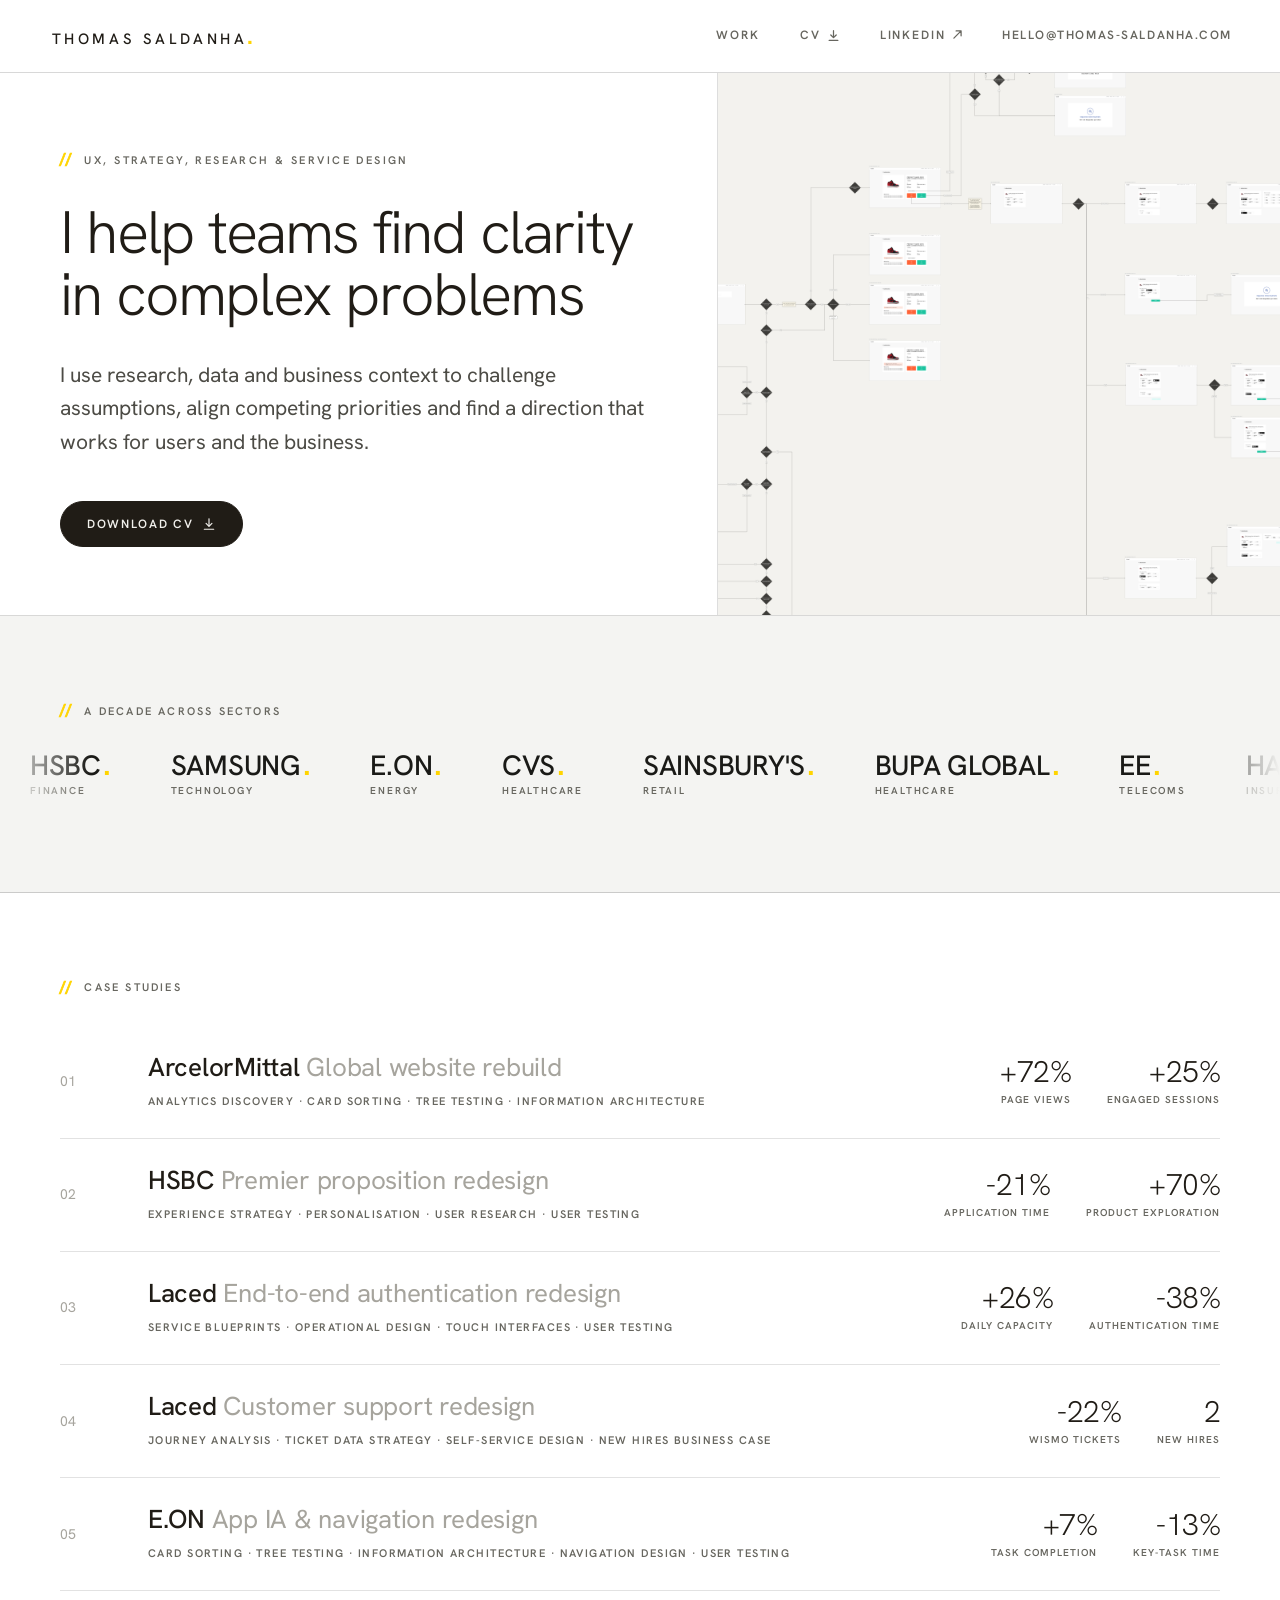
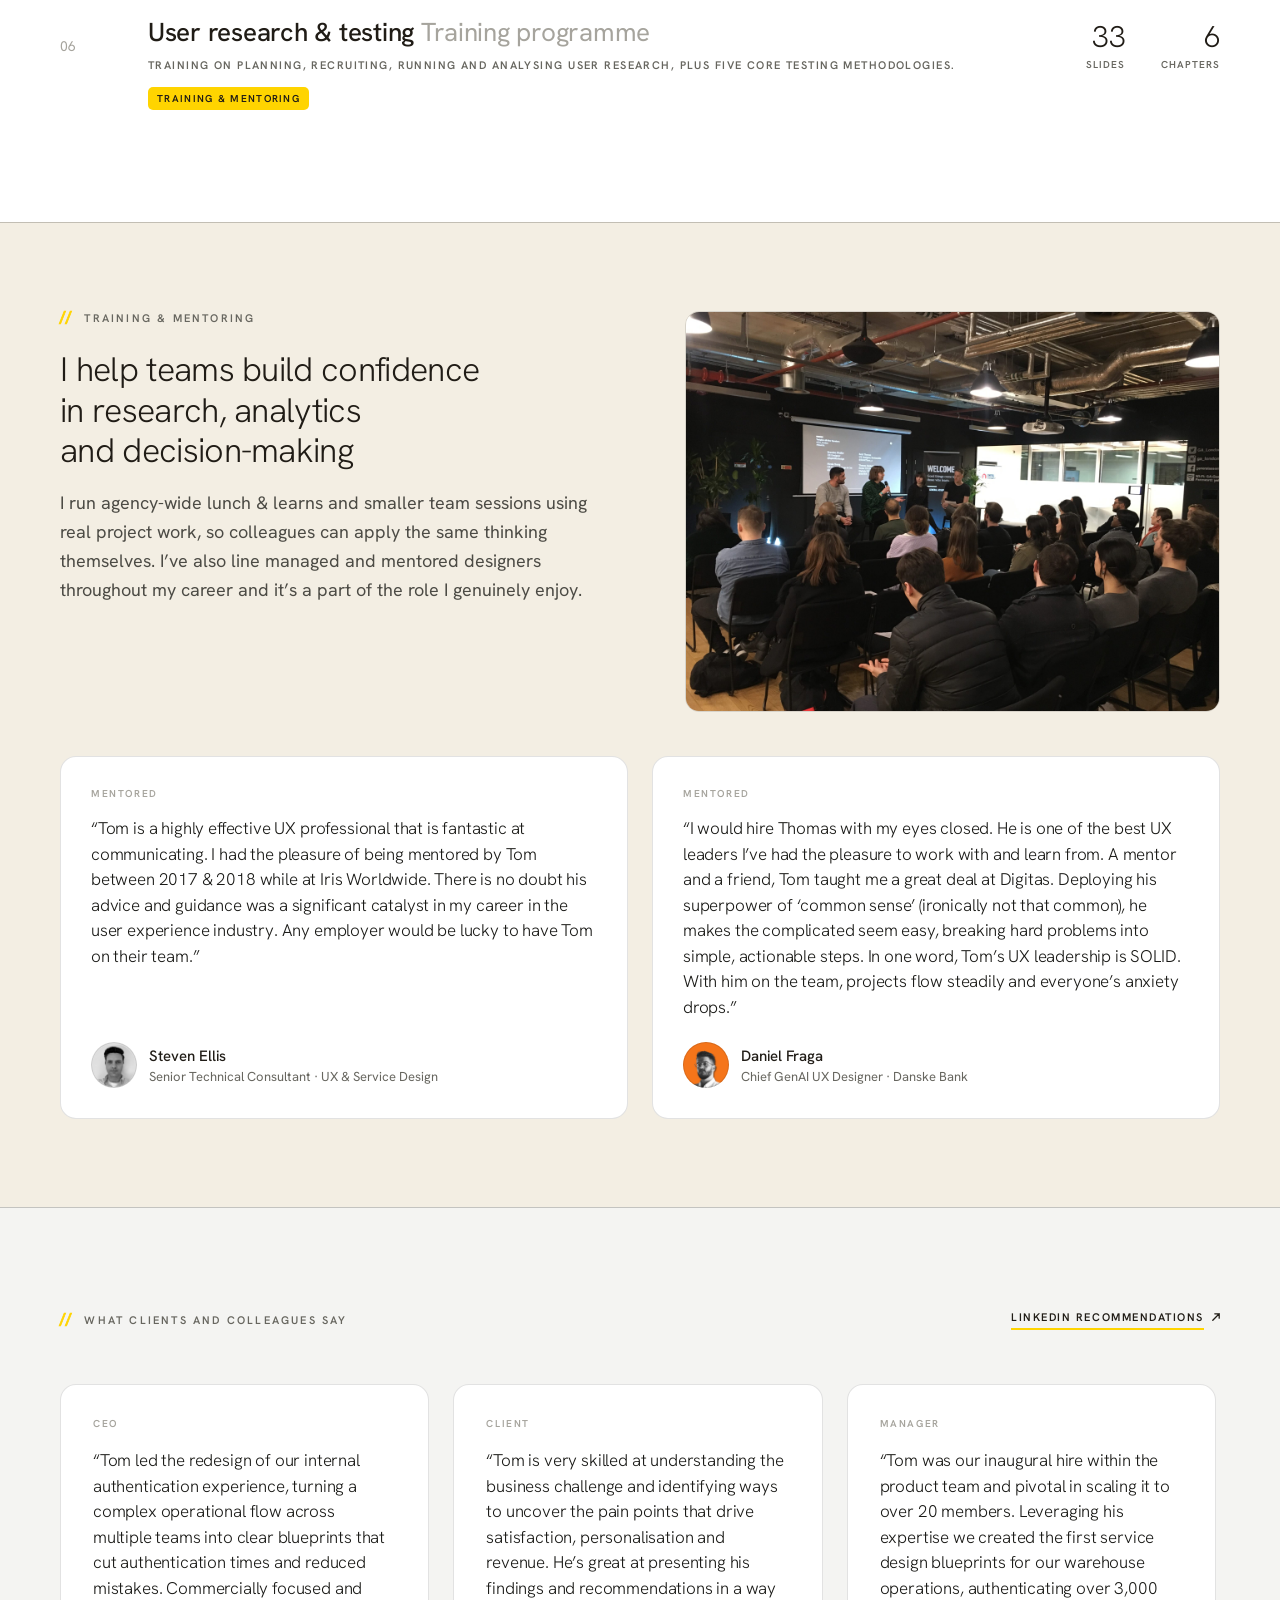
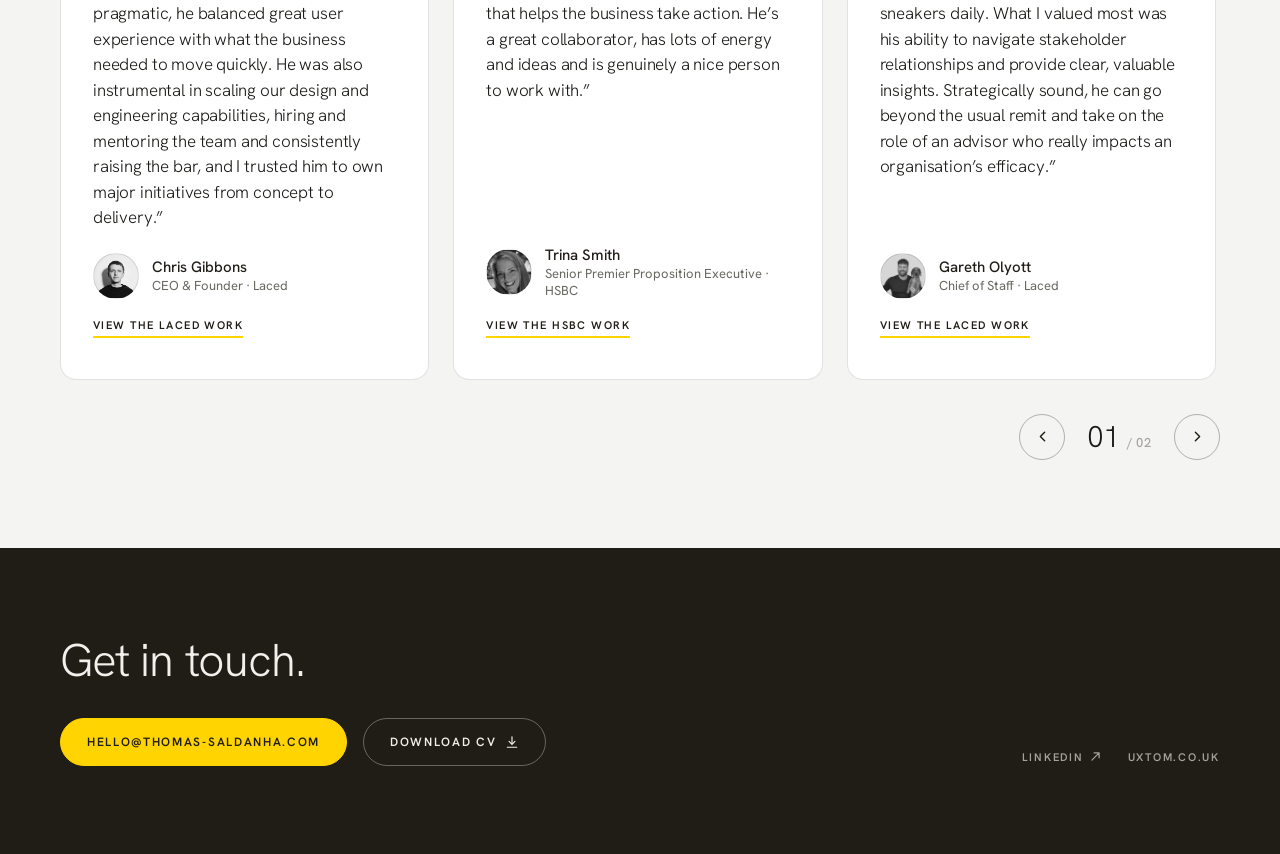
<file: index.html>
<!DOCTYPE html>
<html lang="en-GB">
<head>
<meta charset="utf-8">
<meta name="viewport" content="width=device-width, initial-scale=1">
<title>Thomas Saldanha · UX and product design leader</title>
<meta name="description" content="Thomas Saldanha, UX and product design leader in London. Research, strategy and service design for ArcelorMittal, HSBC, E.ON and Laced, and what each delivered.">
<meta name="google-site-verification" content="fc5AT7ZWq8FnnyHvEdb3cRI6tNl9PcYJxGD0JSu2aSY">
<!-- Canonical and share metadata. These are the only ABSOLUTE urls on the site;
     every other path is relative. Open Graph requires it: a relative og:image or
     og:url is ignored by every crawler, so they cannot follow the site's usual
     convention. This also means the share preview only resolves once the site is
     live at www.uxtom.co.uk. -->
<link rel="canonical" href="https://www.uxtom.co.uk/">
<meta property="og:type" content="website">
<meta property="og:site_name" content="Thomas Saldanha">
<meta property="og:locale" content="en_GB">
<meta property="og:url" content="https://www.uxtom.co.uk/">
<meta property="og:title" content="Thomas Saldanha · UX and product design leader">
<meta property="og:description" content="Thomas Saldanha, UX and product design leader in London. Research, strategy and service design for ArcelorMittal, HSBC, E.ON and Laced, and what each delivered.">
<meta name="twitter:card" content="summary_large_image">
<meta name="twitter:title" content="Thomas Saldanha · UX and product design leader">
<meta name="twitter:description" content="Thomas Saldanha, UX and product design leader in London. Research, strategy and service design for ArcelorMittal, HSBC, E.ON and Laced, and what each delivered.">
<meta property="og:image" content="https://www.uxtom.co.uk/og-image.png">
<meta property="og:image:width" content="1200">
<meta property="og:image:height" content="630">
<meta property="og:image:alt" content="Thomas Saldanha, UX and product design leader. I help teams find clarity in complex problems.">
<meta name="twitter:image" content="https://www.uxtom.co.uk/og-image.png">
<link rel="icon" href="favicon.ico" sizes="any">
<link rel="icon" type="image/png" sizes="32x32" href="favicon-32.png">
<link rel="icon" type="image/png" sizes="16x16" href="favicon-16.png">
<link rel="apple-touch-icon" sizes="180x180" href="apple-touch-icon.png">
<link rel="preconnect" href="https://fonts.googleapis.com">
<link rel="preconnect" href="https://fonts.gstatic.com" crossorigin="">
<link href="https://fonts.googleapis.com/css2?family=Hanken+Grotesk:wght@300;400;500;600;700&amp;display=swap" rel="stylesheet">
<link rel="stylesheet" href="styles.css">
<script>
/* Breakpoint contract (SHIP-MANIFEST.md):
     >= 1200px  the desktop design, bands edge to edge, content column capped at
                1680px (all of that is in styles.css, no JS involved)
     900–1199px the same desktop design, scaled proportionally to the viewport
     < 900px    the mobile design, its 440px column growing fluidly

   The 900–1199px band is a geometric scale, not a re-layout: the page is laid
   out at 1200px, the bottom of the desktop band, and then transformed, so
   nothing re-wraps and 1199px is continuous with 1200px. .viewport carries the
   resulting height (and clips the layout overflow, `clip` rather than `hidden`
   so it never becomes a scroll container that could jump on keyboard focus).

   Per-view count on the testimonial carousel is the one interactive value that
   differs between the two designs, so it is set here rather than in CSS. */
(function(){
  var W = 1200, MIN = 900, root = document.documentElement, page, host, last;

  /* Figures scale uniformly with the column. --k is the only thing computed
     here: a figure cell's current width over data-fit, the width it had at the
     authored 1320px. The CSS then zooms the cell by it, so the image inside
     keeps its authored geometry and simply paints larger. It has to be computed
     in script because CSS cannot divide one length by another.

     Measuring the zoomed element is not circular: zoom scales an element's
     contents, not the box its parent lays out, so the rect stays the track
     width whatever --k is. */
  function figures(w){
    /* --bleed is the distance from the capped column's edge to the viewport's,
       for the modules drawn to run off the page. It has to be measured here
       rather than written in CSS: the same max((100% - cap) / 2) the bands use
       would re-resolve its 100% against whichever child read it. */
    var p = document.querySelector('.page');
    if (p) p.style.setProperty('--bleed',
      Math.max(0, (p.getBoundingClientRect().width - 1680) / 2).toFixed(2) + 'px');
    document.querySelectorAll('[data-fit]').forEach(function(el){
      if (w < MIN){ el.style.removeProperty('--k'); return; }
      var k = Math.max(1, el.getBoundingClientRect().width / parseFloat(el.getAttribute('data-fit')));
      el.style.setProperty('--k', k.toFixed(4));
    });
  }

  function fit(){
    page = page || document.querySelector('.page');
    host = host || document.querySelector('.viewport');
    /* The breakpoint has to be decided the way the media query decides it.
       A media query measures innerWidth, which includes a classic scrollbar;
       documentElement.clientWidth excludes it. Between them the CSS served the
       desktop design while this script still thought it was mobile, so .page
       stayed 1200px wide, unscaled, inside an 885px viewport and .viewport
       clipped the right third away. So: innerWidth picks the design, and
       clientWidth, the box the page actually has to fit in, sets the scale. */
    var w = innerWidth || root.clientWidth, desktop = w >= MIN,
        s = desktop ? Math.min(1, root.clientWidth / W) : 1;
    if (s !== last){ root.style.setProperty('--page-scale', String(s)); last = s; }
    figures(w);
    if (page && host) host.style.height = s < 1 ? Math.ceil(page.offsetHeight * s) + 'px' : '';
    var t = document.querySelector('[data-carousel-track-el="tst"]');
    if (t) t.setAttribute('data-carousel-perview', desktop ? '3' : '1');
  }
  fit();
  addEventListener('resize', fit);
  addEventListener('load', fit);
  document.addEventListener('DOMContentLoaded', function(){
    fit();
    /* catches height changes from font/image load and width changes that fire no
       resize event, such as the scrollbar appearing */
    if (window.ResizeObserver){
      var ro = new ResizeObserver(fit);
      ro.observe(document.querySelector('.page'));
      ro.observe(root);
    }
  });
})();
</script>
<!-- Microsoft Clarity, project y4a8k7mdho. Session recording and heatmaps.
     Loads async and injects its own tag, so it cannot block first paint; it sits
     at the end of <head> so it never competes with the stylesheet or the fonts
     for the connection. The only third-party request on the site besides Google
     Fonts. Sets cookies and records behaviour, so it is in scope for GDPR
     consent: there is no cookie banner on this site, which was a deliberate
     call, not an oversight. -->
<script type="text/javascript">
    (function(c,l,a,r,i,t,y){
        c[a]=c[a]||function(){(c[a].q=c[a].q||[]).push(arguments)};
        t=l.createElement(r);t.async=1;t.src="https://www.clarity.ms/tag/"+i;
        y=l.getElementsByTagName(r)[0];y.parentNode.insertBefore(t,y);
    })(window, document, "clarity", "script", "y4a8k7mdho");
</script>
</head>
<body>

<div class="viewport">
<div class="page">

  <header class="nav">
    <a class="brand" href="./">Thomas Saldanha<span class="brand-dot">.</span></a>
    <nav class="nav-links">
      <a href="#work"><span>Work</span></a>
      <a class="nav-cv" href="cv/thomas-saldanha-cv.pdf" target="_blank" rel="noopener"><span>CV</span><svg width="13" height="13" viewBox="0 0 24 24" fill="none" stroke="currentColor" stroke-width="2.3" stroke-linecap="round" stroke-linejoin="round" class="dl13" aria-hidden="true"><path d="M12 3v12"></path><path d="M7 11l5 5 5-5"></path><path d="M4 21h16"></path></svg></a>
      <a class="nav-linkedin" href="https://www.linkedin.com/in/thomassaldanha/" target="_blank" rel="noopener"><span>LinkedIn</span><svg width="9" height="9" viewBox="0 0 10 10" fill="none" class="ext9" aria-hidden="true"><path d="M1 9L9 1M9 1H3.5M9 1V6.5" stroke="currentColor" stroke-width="1.4" stroke-linecap="round" stroke-linejoin="round"></path></svg></a>
      <a class="nav-email" href="mailto:hello@thomas-saldanha.com"><span>hello@thomas-saldanha.com</span></a>
    </nav>
    <button class="nav-burger" type="button" data-nav-toggle aria-label="Open menu" aria-expanded="false" aria-controls="nav-menu"><span></span><span></span></button>
  </header>

  <section class="hero">
    <div class="hero-copy">
      <div class="kicker-row kicker-row--hero"><span class="mark">//</span><span class="kicker kicker--hero">UX, Strategy, research &amp; service design</span></div>
      <h1 class="hero-title">I help teams find clarity in complex problems</h1>
      <p class="hero-lede">I use research, data and business context to challenge assumptions, align competing priorities and find a direction that works for users and the business.</p>
      <div class="hero-cta">
        <a class="btn-outline" href="cv/thomas-saldanha-cv.pdf" target="_blank" rel="noopener"><span class="btn-outline-label">Download CV</span><svg width="14" height="14" viewBox="0 0 24 24" fill="none" stroke="currentColor" stroke-width="2" stroke-linecap="round" stroke-linejoin="round" class="icon14" aria-hidden="true"><path d="M12 3v12"></path><path d="M7 11l5 5 5-5"></path><path d="M4 21h16"></path></svg></a>
      </div>
    </div>
    <div class="hero-media" data-fit="580.8"><img src="./screenshot-2026-06-30-at-15-13-18-mr4y82zv.png" alt="Service-design decision logic from a Laced returns and authentication project"></div>
  </section>

  <section class="marquee-band">
    <div class="kicker-row kicker-row--marquee"><span class="mark">//</span><span class="kicker kicker--marquee">A decade across sectors</span></div>
    <div class="marquee">
      <div class="marquee-track">
        <span class="mq-item"><span class="mq-col"><span class="mq-name">HSBC</span><span class="mq-sector">Finance</span></span></span>
        <span class="mq-item"><span class="mq-col"><span class="mq-name">Samsung</span><span class="mq-sector">Technology</span></span></span>
        <span class="mq-item"><span class="mq-col"><span class="mq-name">E.ON</span><span class="mq-sector">Energy</span></span></span>
        <span class="mq-item"><span class="mq-col"><span class="mq-name">CVS</span><span class="mq-sector">Healthcare</span></span></span>
        <span class="mq-item"><span class="mq-col"><span class="mq-name">Sainsbury's</span><span class="mq-sector">Retail</span></span></span>
        <span class="mq-item"><span class="mq-col"><span class="mq-name">Bupa Global</span><span class="mq-sector">Healthcare</span></span></span>
        <span class="mq-item"><span class="mq-col"><span class="mq-name">EE</span><span class="mq-sector">Telecoms</span></span></span>
        <span class="mq-item"><span class="mq-col"><span class="mq-name">Hastings Direct</span><span class="mq-sector">Insurance</span></span></span>
        <span class="mq-item"><span class="mq-col"><span class="mq-name">WACOM</span><span class="mq-sector">Technology</span></span></span>
        <span class="mq-item"><span class="mq-col"><span class="mq-name">ArcelorMittal</span><span class="mq-sector">Steel</span></span></span>
        <span class="mq-item"><span class="mq-col"><span class="mq-name">IMI</span><span class="mq-sector">Engineering</span></span></span>
        <span class="mq-half" aria-hidden="true">
          <span class="mq-item"><span class="mq-col"><span class="mq-name">HSBC</span><span class="mq-sector">Finance</span></span></span>
          <span class="mq-item"><span class="mq-col"><span class="mq-name">Samsung</span><span class="mq-sector">Technology</span></span></span>
          <span class="mq-item"><span class="mq-col"><span class="mq-name">E.ON</span><span class="mq-sector">Energy</span></span></span>
          <span class="mq-item"><span class="mq-col"><span class="mq-name">CVS</span><span class="mq-sector">Healthcare</span></span></span>
          <span class="mq-item"><span class="mq-col"><span class="mq-name">Sainsbury's</span><span class="mq-sector">Retail</span></span></span>
          <span class="mq-item"><span class="mq-col"><span class="mq-name">Bupa Global</span><span class="mq-sector">Healthcare</span></span></span>
          <span class="mq-item"><span class="mq-col"><span class="mq-name">EE</span><span class="mq-sector">Telecoms</span></span></span>
          <span class="mq-item"><span class="mq-col"><span class="mq-name">Hastings Direct</span><span class="mq-sector">Insurance</span></span></span>
          <span class="mq-item"><span class="mq-col"><span class="mq-name">WACOM</span><span class="mq-sector">Technology</span></span></span>
          <span class="mq-item"><span class="mq-col"><span class="mq-name">ArcelorMittal</span><span class="mq-sector">Steel</span></span></span>
          <span class="mq-item"><span class="mq-col"><span class="mq-name">IMI</span><span class="mq-sector">Engineering</span></span></span>
        </span>
      </div>
      <div class="marquee-fade marquee-fade--l"></div>
      <div class="marquee-fade marquee-fade--r"></div>
    </div>
  </section>

  <section class="work" id="work">
    <div class="work-head"><div class="kicker-row"><span class="mark">//</span><span class="kicker kicker--work">Case studies</span></div></div>

    <a class="row" href="work/arcelormittal/">
      <span class="row-num">01</span>
      <div class="row-main">
        <div class="row-title">ArcelorMittal <span class="row-sub">Global website rebuild</span></div>
        <div class="row-disc">Analytics discovery · Card sorting · Tree testing · Information architecture</div>
      </div>
      <div class="row-metrics">
        <div><div class="metric-n">+72%</div><div class="metric-l">Page views</div></div>
        <div><div class="metric-n">+25%</div><div class="metric-l">Engaged sessions</div></div>
      </div>
      <span class="row-more"><span>View case study</span></span>
    </a>

    <a class="row" href="work/hsbc-premier/">
      <span class="row-num">02</span>
      <div class="row-main">
        <div class="row-title">HSBC <span class="row-sub">Premier proposition redesign</span></div>
        <div class="row-disc">Experience strategy · Personalisation · User research · User testing</div>
      </div>
      <div class="row-metrics">
        <div><div class="metric-n">-21%</div><div class="metric-l">Application time</div></div>
        <div><div class="metric-n">+70%</div><div class="metric-l">Product exploration</div></div>
      </div>
      <span class="row-more"><span>View case study</span></span>
    </a>

    <a class="row" href="work/laced-authentication/">
      <span class="row-num">03</span>
      <div class="row-main">
        <div class="row-title">Laced <span class="row-sub">End-to-end authentication redesign</span></div>
        <div class="row-disc">Service blueprints · Operational design · Touch interfaces · user testing</div>
      </div>
      <div class="row-metrics">
        <div><div class="metric-n">+26%</div><div class="metric-l">Daily capacity</div></div>
        <div><div class="metric-n">-38%</div><div class="metric-l">Authentication time</div></div>
      </div>
      <span class="row-more"><span>View case study</span></span>
    </a>

    <a class="row" href="work/laced-customer-support/">
      <span class="row-num">04</span>
      <div class="row-main">
        <div class="row-title">Laced <span class="row-sub">Customer support redesign</span></div>
        <div class="row-disc">Journey analysis · Ticket data strategy · Self-service design · New hires business case</div>
      </div>
      <div class="row-metrics">
        <div><div class="metric-n">-22%</div><div class="metric-l">WISMO tickets</div></div>
        <div><div class="metric-n">2</div><div class="metric-l">New hires</div></div>
      </div>
      <span class="row-more"><span>View case study</span></span>
    </a>

    <a class="row" href="work/eon-app-ia/">
      <span class="row-num">05</span>
      <div class="row-main">
        <div class="row-title">E.ON <span class="row-sub">App IA &amp; navigation redesign</span></div>
        <div class="row-disc">Card sorting · Tree testing · Information architecture · Navigation design · User testing</div>
      </div>
      <div class="row-metrics">
        <div><div class="metric-n">+7%</div><div class="metric-l">Task completion</div></div>
        <div><div class="metric-n">-13%</div><div class="metric-l">Key-task time</div></div>
      </div>
      <span class="row-more"><span>View case study</span></span>
    </a>

    <!-- The talk, on the article row treatment: a yellow tag in place of the
         second metric, one metric on the right, and on mobile the tag and the
         count collapse into .row-artmeta. Same shape as the article row, with
         "Talk" for "Article" and slides for read time. -->
    <a class="row row--article" href="talks/user-research-and-testing/">
      <span class="row-num">06</span>
      <div class="row-main">
        <div class="row-title">User research &amp; testing <span class="row-sub">Training programme</span></div>
        <div class="row-disc">Training on planning, recruiting, running and analysing user research, plus five core testing methodologies.</div>
        <div class="row-tag"><span class="tag">Training &amp; mentoring</span></div>
        <div class="row-artmeta"><span class="tag">Training &amp; mentoring</span></div>
      </div>
      <div class="row-metrics">
        <div><div class="metric-n">33</div><div class="metric-l">Slides</div></div>
        <div><div class="metric-n">6</div><div class="metric-l">Chapters</div></div>
      </div>
      <span class="row-more"><span>View the talk</span></span>
    </a>

    <!-- The "How I make strategic decisions" article is out for now at Thomas's
         request (17 Aug 2026) and will be re-added later, as row 07. Its
         .row--article styling, the Article tag and the read-time treatment are
         all in styles.css section 5 and are what the talk row above uses. -->
  </section>

  <section class="mentoring">
    <div class="mentor-grid">
      <div class="mentor-intro">
        <div class="kicker-row kicker-row--mentor"><span class="mark">//</span><span class="kicker kicker--mentor">Training &amp; mentoring</span></div>
        <h2 class="mentor-title">I help teams build confidence in research, analytics and decision-making</h2>
        <p class="mentor-lede">I run agency-wide lunch &amp; learns and smaller team sessions using real project work, so colleagues can apply the same thinking themselves. I’ve also line managed and mentored designers throughout my career and it’s a part of the role I genuinely enjoy.</p>
      </div>
      <div class="mentor-media" data-fit="554.1463"><img src="images/ga-talk.jpg" alt="Speaking at a General Assembly panel in London"></div>
      <!-- HIDDEN UNTIL writing/ AND writing/user-research-and-testing/ ARRIVE
           (17 Aug 2026). Delete these two comment lines to restore, and replace
           the second pill's placeholder label "Second document" with the real one.
           The whole .mentor-res cell is commented out, not just the pills: the
           "Resources from my talks" label would otherwise sit on its own with
           nothing under it. .mentor-media spans both grid rows, so it keeps its
           height and the layout holds without this cell.
      <div class="mentor-res">
        <div class="mentor-res-label">Resources from my talks</div>
        <div class="pills">
          <a class="pill" href="writing/user-research-and-testing/"><span class="pill-label">User Research &amp; Testing</span></a>
          <a class="pill pill--2" href="writing/"><span class="pill-label">Second document</span></a>
        </div>
      </div>
      -->
    </div>

    <div class="mentor-cards">
      <div class="card">
        <div class="card-label card-label--faint">Mentored</div>
        <div class="quote">“Tom is a highly effective UX professional that is fantastic at communicating. I had the pleasure of being mentored by Tom between 2017 &amp; 2018 while at Iris Worldwide. There is no doubt his advice and guidance was a significant catalyst in my career in the user experience industry. Any employer would be lucky to have Tom on their team.”</div>
        <div class="byline byline--mentor"><div class="avatar avatar--steven"></div><div><div class="byline-name">Steven Ellis</div><div class="byline-role byline-role--mentor">Senior Technical Consultant · UX &amp; Service Design</div></div></div>
      </div>
      <div class="card">
        <div class="card-label card-label--faint">Mentored</div>
        <div class="quote">“I would hire Thomas with my eyes closed. He is one of the best UX leaders I’ve had the pleasure to work with and learn from. A mentor and a friend, Tom taught me a great deal at Digitas. Deploying his superpower of ‘common sense’ (ironically not that common), he makes the complicated seem easy, breaking hard problems into simple, actionable steps. In one word, Tom’s UX leadership is SOLID.<span class="desk-tail"> With him on the team, projects flow steadily and everyone’s anxiety drops.</span>”</div>
        <div class="byline byline--mentor"><div class="avatar avatar--daniel"></div><div><div class="byline-name">Daniel Fraga</div><div class="byline-role byline-role--mentor">Chief GenAI UX Designer · Danske Bank</div></div></div>
      </div>
    </div>
  </section>

  <section class="testimonials">
    <div class="tst-head">
      <div class="kicker-row kicker-row--tst"><span class="mark">//</span><span class="kicker kicker--tst">What clients and colleagues say</span></div>
      <a class="marklink tst-link" href="https://www.linkedin.com/in/thomassaldanha/details/recommendations/" target="_blank" rel="noopener"><span>LinkedIn recommendations</span><svg width="8" height="8" viewBox="0 0 10 10" fill="none" class="ext8" aria-hidden="true"><path d="M1 9L9 1M9 1H3.5M9 1V6.5" stroke="currentColor" stroke-width="1.6" stroke-linecap="round" stroke-linejoin="round"></path></svg></a>
    </div>

    <div data-carousel-track-el="tst" data-carousel-perview="3" class="ts-carousel-track tst-track">
      <div data-carousel-card="" class="card tst-card">
        <div class="card-label card-label--faint">CEO</div>
        <div class="quote">“Tom led the redesign of our internal authentication experience, turning a complex operational flow across multiple teams into clear blueprints that cut authentication times and reduced mistakes. Commercially focused and pragmatic, he balanced great user experience with what the business needed to move quickly. He was also instrumental in scaling our design and engineering capabilities, hiring and mentoring the team and consistently raising the bar, and I trusted him to own major initiatives from concept to delivery.”</div>
        <div class="byline"><div class="avatar avatar--chris"></div><div><div class="byline-name">Chris Gibbons</div><div class="byline-role">CEO &amp; Founder · Laced</div></div></div>
        <a class="marklink card-link" href="work/laced-authentication/"><span>View the Laced work</span></a>
      </div>
      <div data-carousel-card="" class="card tst-card">
        <div class="card-label card-label--faint">Client</div>
        <div class="quote">“Tom is very skilled at understanding the business challenge and identifying ways to uncover the pain points that drive satisfaction, personalisation and revenue. He’s great at presenting his findings and recommendations in a way that helps the business take action. He’s a great collaborator, has lots of energy and ideas and is genuinely a nice person to work with.”</div>
        <div class="byline"><div class="avatar avatar--trina"></div><div><div class="byline-name">Trina Smith</div><div class="byline-role">Senior Premier Proposition Executive · HSBC</div></div></div>
        <a class="marklink card-link" href="work/hsbc-premier/"><span>View the HSBC work</span></a>
      </div>
      <div data-carousel-card="" class="card tst-card">
        <div class="card-label card-label--faint">Manager</div>
        <div class="quote">“Tom was our inaugural hire within the product team and pivotal in scaling it to over 20 members. Leveraging his expertise we created the first service design blueprints for our warehouse operations, authenticating over 3,000 sneakers daily. What I valued most was his ability to navigate stakeholder relationships and provide clear, valuable insights. Strategically sound, he can go beyond the usual remit and take on the role of an advisor who really impacts an organisation’s efficacy.”</div>
        <div class="byline"><div class="avatar avatar--gareth"></div><div><div class="byline-name">Gareth Olyott</div><div class="byline-role">Chief of Staff · Laced</div></div></div>
        <a class="marklink card-link" href="work/laced-authentication/"><span>View the Laced work</span></a>
      </div>
      <div data-carousel-card="" class="card tst-card">
        <div class="card-label">Colleague</div>
        <div class="quote">“Tom is one of the best UX designers I’ve had the pleasure to work with, the strongest strategist, capable of finding the very best solution to any challenge. What he does best is dealing with customers: a natural-born communicator, clients love him because he’s honest, transparent and projects confidence. I’ve worked with him across HSBC Premier and E.ON, and he’s easily one of the best colleagues I ever had. Any company would be lucky to have him.”</div>
        <div class="byline"><div class="avatar avatar--borja"></div><div><div class="byline-name">Borja Sampedro</div><div class="byline-role">Experience Design &amp; Strategy Lead · Lloyds Bank</div></div></div>
        <a class="marklink card-link" href="work/eon-app-ia/"><span>View the E.ON work</span></a>
      </div>
      <div data-carousel-card="" class="card tst-card">
        <div class="card-label">Colleague</div>
        <div class="quote">“I worked with Tom for two years at SampsonMay when he joined as UX director. He immediately gave the business clarity on all aspects of UX, from ‘lunch and learn’ sessions on the fundamentals of a sound approach to research, testing and auditing, to deeper-dive sessions with the design team around data analysis. He is a capable and personable UX practitioner and advocate with a clear background and pedigree. I’d happily work with him again.”</div>
        <div class="byline"><div class="avatar avatar--alex"></div><div><div class="byline-name">Alex Wastell</div><div class="byline-role">Senior Product Designer · SampsonMay</div></div></div>
        <a class="marklink card-link" href="work/arcelormittal/"><span>View the ArcelorMittal work</span></a>
      </div>
      <div aria-hidden="true" class="tst-spacer"></div>
    </div>

    <div class="tst-nav">
      <button data-carousel-nav="prev" data-carousel-track="[data-carousel-track-el='tst']" aria-label="Previous testimonial" class="tst-btn"><svg width="17" height="17" viewBox="0 0 24 24" fill="none" stroke="currentColor" stroke-width="2" stroke-linecap="round" stroke-linejoin="round" class="icon17" aria-hidden="true"><path d="M15 18l-6-6 6-6"></path></svg></button>
      <div class="tst-frac"><span data-carousel-frac="tst" class="tst-frac-n">01</span><span class="tst-frac-t tst-frac-t--d">/ 02</span><span class="tst-frac-t tst-frac-t--m">/ 05</span></div>
      <button data-carousel-nav="next" data-carousel-track="[data-carousel-track-el='tst']" aria-label="Next testimonial" class="tst-btn"><svg width="17" height="17" viewBox="0 0 24 24" fill="none" stroke="currentColor" stroke-width="2" stroke-linecap="round" stroke-linejoin="round" class="icon17" aria-hidden="true"><path d="M9 18l6-6-6-6"></path></svg></button>
    </div>
  </section>

  <footer class="footer">
    <div class="footer-main">
      <div class="footer-line">Get in touch.</div>
      <div class="footer-cta">
        <a class="btn-solid" href="mailto:hello@thomas-saldanha.com">hello@thomas-saldanha.com</a>
        <a class="btn-ghost" href="cv/thomas-saldanha-cv.pdf" target="_blank" rel="noopener"><span class="btn-ghost-label">Download CV</span><svg width="14" height="14" viewBox="0 0 24 24" fill="none" stroke="currentColor" stroke-width="2" stroke-linecap="round" stroke-linejoin="round" class="icon14" aria-hidden="true"><path d="M12 3v12"></path><path d="M7 11l5 5 5-5"></path><path d="M4 21h16"></path></svg></a>
      </div>
    </div>
    <div class="footer-links">
      <a href="https://www.linkedin.com/in/thomassaldanha/" target="_blank" rel="noopener"><span>LinkedIn</span><svg width="9" height="9" viewBox="0 0 10 10" fill="none" class="ext9" aria-hidden="true"><path d="M1 9L9 1M9 1H3.5M9 1V6.5" stroke="currentColor" stroke-width="1.4" stroke-linecap="round" stroke-linejoin="round"></path></svg></a>
      <a href="https://www.uxtom.co.uk" target="_blank" rel="noopener"><span>uxtom.co.uk</span></a>
    </div>
  </footer>

</div>
</div>

<script src="cs-interactions.js"></script>
<script src="ts-carousel.js"></script>

<!-- Mobile menu open state (Nav Options.dc.html, option 2g). A direct child of
     body, outside .viewport, so a transformed .page can never become its
     containing block; display:none above 900px. Driven by nav-menu.js. -->
<div class="nav-menu" id="nav-menu" role="dialog" aria-modal="true" aria-label="Menu" hidden>
  <div class="nav-menu-top">
    <a class="brand" href="./">Thomas Saldanha<span class="brand-dot">.</span></a>
    <button class="nav-close" type="button" data-nav-close aria-label="Close menu">
      <svg width="17" height="17" viewBox="0 0 18 18" fill="none" aria-hidden="true"><path d="M1 1l16 16M17 1L1 17" stroke="currentColor" stroke-width="1.6" stroke-linecap="round"></path></svg>
    </button>
  </div>
  <nav class="nav-menu-links" aria-label="Site">
    <a href="#work"><span class="nav-menu-u">Work</span></a>
    <a href="cv/thomas-saldanha-cv.pdf" target="_blank" rel="noopener"><span class="nav-menu-li"><span class="nav-menu-u">CV</span><svg width="16" height="16" viewBox="0 0 24 24" fill="none" stroke="currentColor" stroke-width="2.1" stroke-linecap="round" stroke-linejoin="round" aria-hidden="true"><path d="M12 3v12"></path><path d="M7 11l5 5 5-5"></path><path d="M4 21h16"></path></svg></span></a>
    <a href="https://www.linkedin.com/in/thomassaldanha/" target="_blank" rel="noopener"><span class="nav-menu-li"><span class="nav-menu-u">LinkedIn</span><svg width="10" height="10" viewBox="0 0 10 10" fill="none" class="ext9" aria-hidden="true"><path d="M1 9L9 1M9 1H3.5M9 1V6.5" stroke="currentColor" stroke-width="1.4" stroke-linecap="round" stroke-linejoin="round"></path></svg></span></a>
    <a href="mailto:hello@thomas-saldanha.com"><span class="nav-menu-u">hello@thomas-saldanha.com</span></a>
  </nav>
  <div class="nav-menu-foot">London, United Kingdom</div>
</div>
<script src="nav-menu.js"></script>
</body>
</html>
</file>
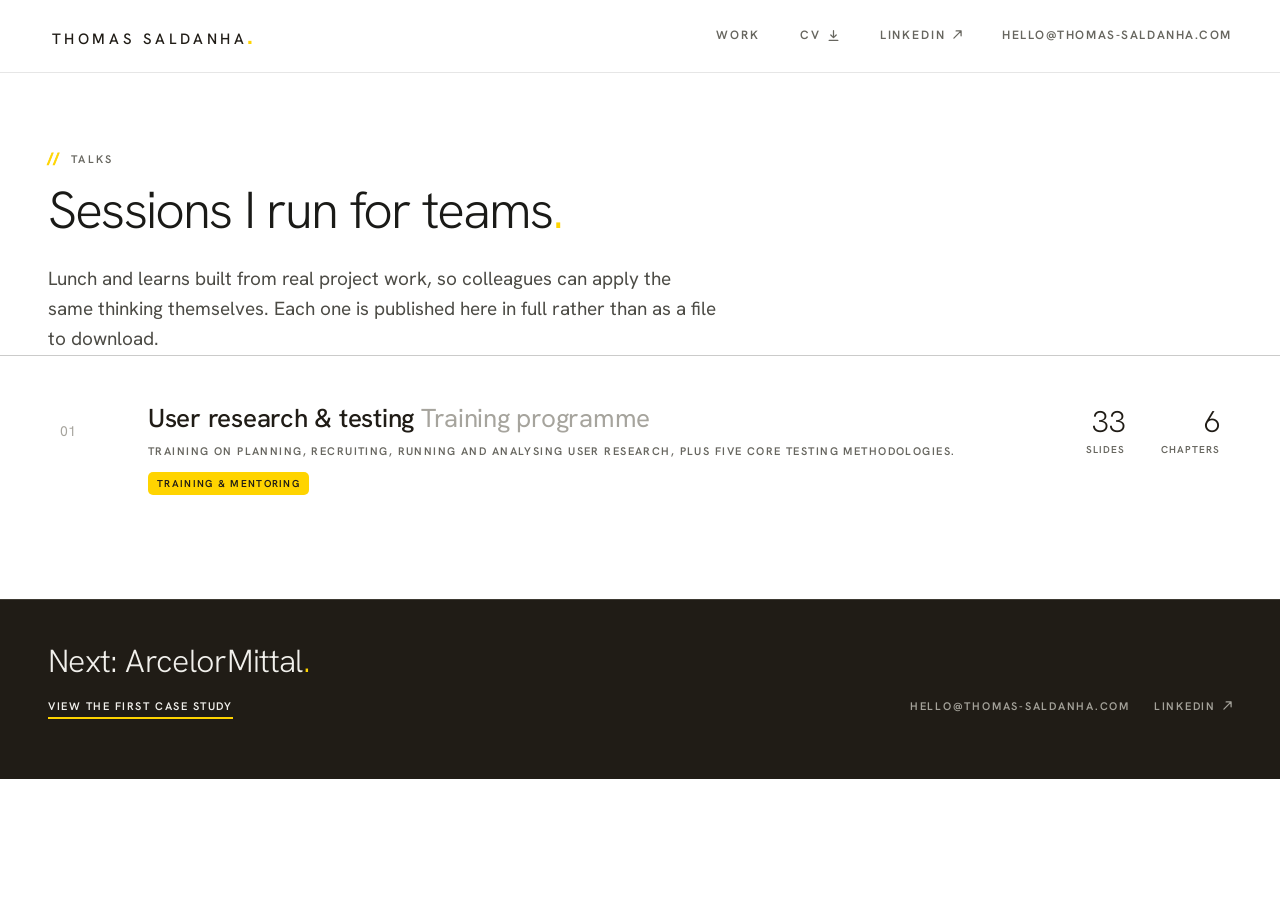
<file: talks/index.html>
<!DOCTYPE html>
<html lang="en-GB">
<head>
<meta charset="utf-8">
<meta name="viewport" content="width=device-width, initial-scale=1">
<title>Talks · Thomas Saldanha</title>
<meta name="description" content="Sessions Thomas Saldanha runs for product, design and marketing teams, published in full: user research and testing, from planning a study through to analysing what you saw.">
<link rel="canonical" href="https://www.uxtom.co.uk/talks/">
<meta property="og:type" content="website">
<meta property="og:site_name" content="Thomas Saldanha">
<meta property="og:locale" content="en_GB">
<meta property="og:url" content="https://www.uxtom.co.uk/talks/">
<meta property="og:title" content="Talks · Thomas Saldanha">
<meta property="og:description" content="Sessions Thomas Saldanha runs for product, design and marketing teams, published in full: user research and testing, from planning a study through to analysing what you saw.">
<meta name="twitter:card" content="summary_large_image">
<meta name="twitter:title" content="Talks · Thomas Saldanha">
<meta name="twitter:description" content="Sessions Thomas Saldanha runs for product, design and marketing teams, published in full: user research and testing, from planning a study through to analysing what you saw.">
<meta property="og:image" content="https://www.uxtom.co.uk/og-image.png">
<meta property="og:image:width" content="1200">
<meta property="og:image:height" content="630">
<meta property="og:image:alt" content="Thomas Saldanha, UX and product design leader. I help teams find clarity in complex problems.">
<meta name="twitter:image" content="https://www.uxtom.co.uk/og-image.png">
<link rel="icon" href="../favicon.ico" sizes="any">
<link rel="icon" type="image/png" sizes="32x32" href="../favicon-32.png">
<link rel="icon" type="image/png" sizes="16x16" href="../favicon-16.png">
<link rel="apple-touch-icon" sizes="180x180" href="../apple-touch-icon.png">
<link rel="preconnect" href="https://fonts.googleapis.com">
<link rel="preconnect" href="https://fonts.gstatic.com" crossorigin="">
<link href="https://fonts.googleapis.com/css2?family=Hanken+Grotesk:wght@300;400;500;600;700&amp;display=swap" rel="stylesheet">
<link rel="stylesheet" href="../styles.css">
<script>
/* Breakpoint contract (SHIP-MANIFEST.md), same as every other page. */
(function(){
  var W = 1200, MIN = 900, root = document.documentElement, page, host, last;
  function fit(){
    page = page || document.querySelector('.page');
    host = host || document.querySelector('.viewport');
    var w = innerWidth || root.clientWidth,
        s = w >= MIN ? Math.min(1, root.clientWidth / W) : 1;
    if (s !== last){ root.style.setProperty('--page-scale', String(s)); last = s; }
    if (page && host) host.style.height = s < 1 ? Math.ceil(page.offsetHeight * s) + 'px' : '';
  }
  fit();
  addEventListener('resize', fit);
  addEventListener('load', fit);
  document.addEventListener('DOMContentLoaded', function(){
    fit();
    if (window.ResizeObserver){
      var ro = new ResizeObserver(fit);
      ro.observe(document.querySelector('.page'));
      ro.observe(root);
    }
  });
})();
</script>
<!-- Microsoft Clarity, project y4a8k7mdho. Same tag as every other page. -->
<script type="text/javascript">
    (function(c,l,a,r,i,t,y){
        c[a]=c[a]||function(){(c[a].q=c[a].q||[]).push(arguments)};
        t=l.createElement(r);t.async=1;t.src="https://www.clarity.ms/tag/"+i;
        y=l.getElementsByTagName(r)[0];y.parentNode.insertBefore(t,y);
    })(window, document, "clarity", "script", "y4a8k7mdho");
</script>
</head>
<body>

<div class="viewport">
<div class="page page--cs page--talk">

  <header class="nav nav--cs">
    <a class="brand" href="../">Thomas Saldanha<span class="brand-dot">.</span></a>
    <nav class="nav-links">
      <a href="../#work"><span>Work</span></a>
      <a class="nav-cv" href="../cv/thomas-saldanha-cv.pdf" target="_blank" rel="noopener"><span>CV</span><svg width="13" height="13" viewBox="0 0 24 24" fill="none" stroke="currentColor" stroke-width="2.3" stroke-linecap="round" stroke-linejoin="round" class="dl13" aria-hidden="true"><path d="M12 3v12"></path><path d="M7 11l5 5 5-5"></path><path d="M4 21h16"></path></svg></a>
      <a class="nav-linkedin" href="https://www.linkedin.com/in/thomassaldanha/" target="_blank" rel="noopener"><span>LinkedIn</span><svg width="9" height="9" viewBox="0 0 10 10" fill="none" class="ext9" aria-hidden="true"><path d="M1 9L9 1M9 1H3.5M9 1V6.5" stroke="currentColor" stroke-width="1.4" stroke-linecap="round" stroke-linejoin="round"></path></svg></a>
      <a class="nav-email" href="mailto:hello@thomas-saldanha.com"><span>hello@thomas-saldanha.com</span></a>
    </nav>
    <button class="nav-burger" type="button" data-nav-toggle aria-label="Open menu" aria-expanded="false" aria-controls="nav-menu"><span></span><span></span></button>
  </header>

  <section class="tk-intro">
    <div class="kicker-row kicker-row--talk"><span class="mark mark--sm">//</span><span class="kicker kicker--cs">Talks</span></div>
    <h1 class="tk-h1">Sessions I run for teams<span class="cs-dot">.</span></h1>
    <p class="tk-lede">Lunch and learns built from real project work, so colleagues can apply the same thinking themselves. Each one is published here in full rather than as a file to download.</p>
  </section>

  <section class="work work--talks">
    <a class="row row--article" href="user-research-and-testing/">
      <span class="row-num">01</span>
      <div class="row-main">
        <div class="row-title">User research &amp; testing <span class="row-sub">Training programme</span></div>
        <div class="row-disc">Training on planning, recruiting, running and analysing user research, plus five core testing methodologies.</div>
        <div class="row-tag"><span class="tag">Training &amp; mentoring</span></div>
        <div class="row-artmeta"><span class="tag">Training &amp; mentoring</span></div>
      </div>
      <div class="row-metrics">
        <div><div class="metric-n">33</div><div class="metric-l">Slides</div></div>
        <div><div class="metric-n">6</div><div class="metric-l">Chapters</div></div>
      </div>
      <span class="row-more"><span>View the talk</span></span>
    </a>
  </section>

  <footer class="cs-footer">
    <div class="cs-footer-main">
      <div class="cs-footer-next">Next: ArcelorMittal<span class="cs-dot">.</span></div>
      <a class="cs-footer-link" href="../work/arcelormittal/"><span>View the first case study</span></a>
    </div>
    <div class="cs-footer-links">
      <a href="mailto:hello@thomas-saldanha.com"><span>hello@thomas-saldanha.com</span></a>
      <a href="https://www.linkedin.com/in/thomassaldanha/" target="_blank" rel="noopener"><span>LinkedIn</span><svg width="9" height="9" viewBox="0 0 10 10" fill="none" class="ext9 ext9--cs" aria-hidden="true"><path d="M1 9L9 1M9 1H3.5M9 1V6.5" stroke="currentColor" stroke-width="1.4" stroke-linecap="round" stroke-linejoin="round"></path></svg></a>
    </div>
  </footer>

</div>
</div>

<div class="nav-menu" id="nav-menu" role="dialog" aria-modal="true" aria-label="Menu" hidden>
  <div class="nav-menu-top">
    <a class="brand" href="../">Thomas Saldanha<span class="brand-dot">.</span></a>
    <button class="nav-close" type="button" data-nav-close aria-label="Close menu">
      <svg width="17" height="17" viewBox="0 0 18 18" fill="none" aria-hidden="true"><path d="M1 1l16 16M17 1L1 17" stroke="currentColor" stroke-width="1.6" stroke-linecap="round"></path></svg>
    </button>
  </div>
  <nav class="nav-menu-links" aria-label="Site">
    <a href="../#work"><span class="nav-menu-u">Work</span></a>
    <a href="../cv/thomas-saldanha-cv.pdf" target="_blank" rel="noopener"><span class="nav-menu-li"><span class="nav-menu-u">CV</span><svg width="16" height="16" viewBox="0 0 24 24" fill="none" stroke="currentColor" stroke-width="2.1" stroke-linecap="round" stroke-linejoin="round" aria-hidden="true"><path d="M12 3v12"></path><path d="M7 11l5 5 5-5"></path><path d="M4 21h16"></path></svg></span></a>
    <a href="https://www.linkedin.com/in/thomassaldanha/" target="_blank" rel="noopener"><span class="nav-menu-li"><span class="nav-menu-u">LinkedIn</span><svg width="10" height="10" viewBox="0 0 10 10" fill="none" class="ext9" aria-hidden="true"><path d="M1 9L9 1M9 1H3.5M9 1V6.5" stroke="currentColor" stroke-width="1.4" stroke-linecap="round" stroke-linejoin="round"></path></svg></span></a>
    <a href="mailto:hello@thomas-saldanha.com"><span class="nav-menu-u">hello@thomas-saldanha.com</span></a>
  </nav>
  <div class="nav-menu-foot">London, United Kingdom</div>
</div>

<script src="../nav-menu.js"></script>
</body>
</html>
</file>
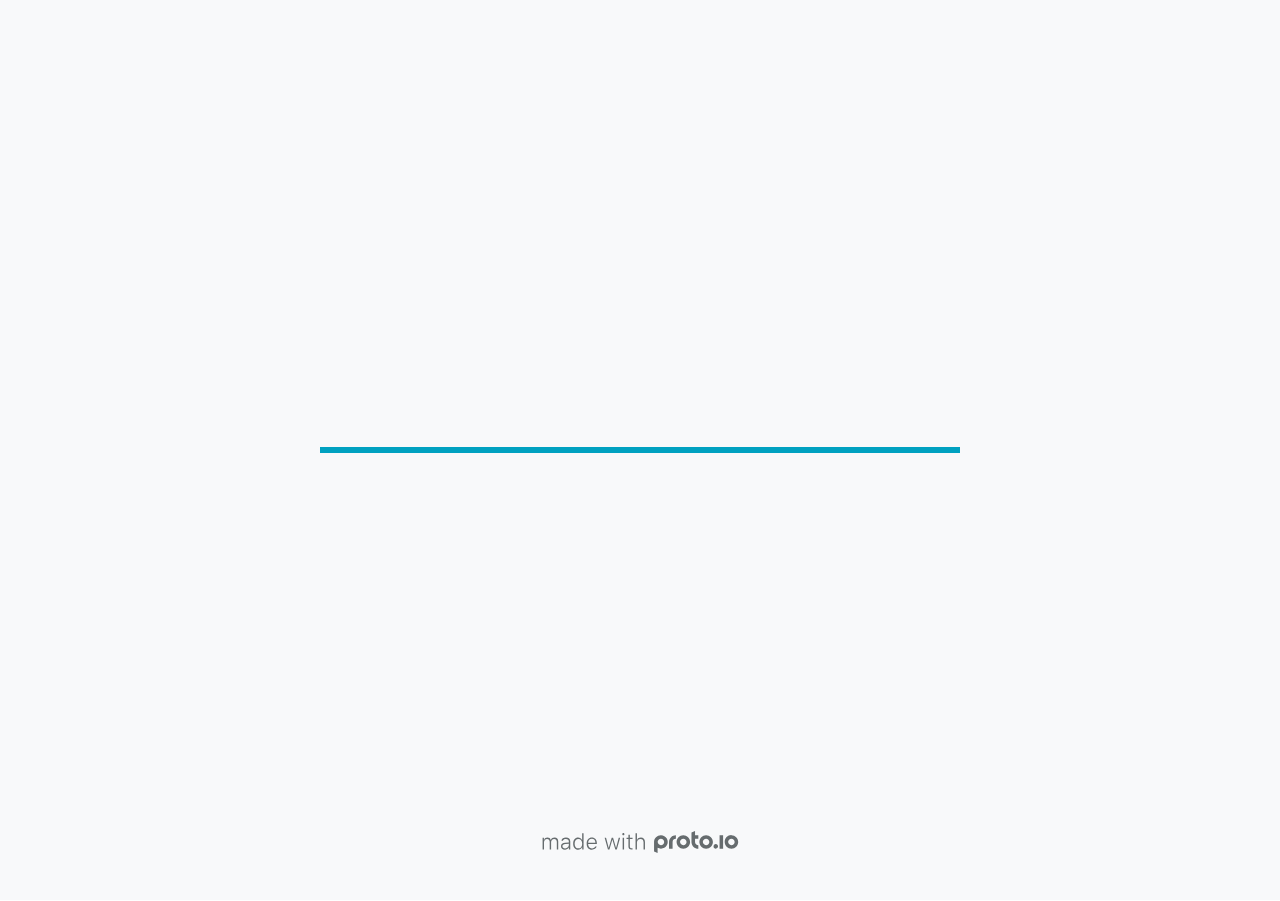
<file: prototypes/eon-bottomnav/index.html>
<!DOCTYPE HTML>
	<head>

		<meta charset="utf-8">

		<title>P3.A E.ON - Navigation test - Bottom Nav only (DD) - Proto.io</title>

		
			<meta name="HandheldFriendly" content="True">
			<meta name="MobileOptimized" content="375"> 

			
			
			
			<meta name="viewport" content="minimum-scale=1.00, maximum-scale=1.00, initial-scale=1.00, user-scalable=no, shrink-to-fit=no" />

			
				<meta name="apple-mobile-web-app-capable" content="yes" />
				<meta name="apple-mobile-web-app-status-bar-style" content="black-translucent" />
			

			<meta name="format-detection" content="telephone=no">


			

            
            <link rel="icon" sizes="192x192" href="./assets/branding/android-icon-hires.png">
            <link rel="icon" sizes="128x128" href="./assets/branding/android-icon.png">

            
            <link href="./assets/branding/apple-touch-icon-retina180.png" sizes="180x180" rel="apple-touch-icon">

            
            <link href="./assets/branding/apple-touch-icon-retina.png" sizes="114x114" rel="apple-touch-icon">

            
            <link href="./assets/branding/apple-touch-icon.png" sizes="57x57" rel="apple-touch-icon">

            
            <link href="./assets/branding/startup.png" media="(device-width: 320px)" rel="apple-touch-startup-image">

            
            <link href="./assets/branding/startup-retina.png" media="(device-width: 320px) and (device-height: 480px) and (-webkit-device-pixel-ratio: 2)" rel="apple-touch-startup-image">

            
            <link href="./assets/branding/startup-568.png" media="(device-width: 320px) and (device-height: 568px) and (-webkit-device-pixel-ratio: 2)" rel="apple-touch-startup-image">

            
            <link href="./assets/branding/startup-retina-6.png" media="(device-width: 375px) and (device-height: 667px) and (orientation: portrait) and (-webkit-device-pixel-ratio: 2)" rel="apple-touch-startup-image">

            
            <link href="./assets/branding/startup-retina-6plus.png" media="(device-width: 414px) and (device-height: 736px) and (orientation: portrait) and (-webkit-device-pixel-ratio: 3)" rel="apple-touch-startup-image">

            
            <link href="./assets/branding/startup-retina-6plus-landscape.png" media="(device-width: 414px) and (device-height: 736px) and (orientation: landscape) and (-webkit-device-pixel-ratio: 3)" rel="apple-touch-startup-image">

            
            <link href="./assets/branding/startup-ipad.png" media="(device-width: 768px) and (orientation: portrait)" rel="apple-touch-startup-image">

            
            <link href="./assets/branding/startup-ipad-landscape.png" media="(device-width: 768px) and (orientation: landscape)" rel="apple-touch-startup-image">

            
            <link href="./assets/branding/startup-ipad-retina.png" media="(device-width: 768px) and (orientation: portrait) and (-webkit-device-pixel-ratio: 2)" rel="apple-touch-startup-image">

            
            <link href="./assets/branding/startup-ipad-landscape-retina.png" media="(device-width: 768px) and (orientation: landscape) and (-webkit-device-pixel-ratio: 2)" rel="apple-touch-startup-image">

            
            <link href="./assets/branding/startup-ipad-pro.png" media="(device-width: 1024px) and (orientation: portrait) and (-webkit-device-pixel-ratio: 2)" rel="apple-touch-startup-image">

            
            <link href="./assets/branding/startup-ipad-pro-landscape.png" media="(device-width: 1024px) and (orientation: landscape) and (-webkit-device-pixel-ratio: 2)" rel="apple-touch-startup-image">

			<meta http-equiv="cleartype" content="on"> 


			 
		    <script type="text/javascript" src="./scripts/plugins/jquery/jquery.js"></script>

			
				<link rel="stylesheet" href="./stylesheets/player-export.css" />
				<script type="text/javascript" src="./scripts/player-export.js"></script>
			

			
			<script type="text/javascript" src="./libraries/common/components.js"></script> 
			<link type="text/css" rel="Stylesheet" href="./libraries/common/components.1.00.css" /> 

			
					<script type="text/javascript" src="./libraries/ios9/components.js"></script> 
					<link type="text/css" rel="Stylesheet" href="./libraries/ios9/components.1.00.css" /> 
				
				<script type="text/javascript" src="./data/data.js"></script> 
			

		<style>
			body { width: 375px; height: 812px; }
			.landscape, .landscape .prx-page { min-height: 375px; }
			.portrait, .portrait .prx-page { min-height: 812px; }
		</style>

		<script type="text/javascript">

			prx.ver = '6.6.88.1';
			prx.url.account = 'https://digitasuk.proto.io';
			prx.url.staticassets = 'https://gal.proto.io';
			prx.url.devices = 'https://dteyv52hbg2at.cloudfront.net/devices';
			prx.url.static = 'https://dteyv52hbg2at.cloudfront.net';
			prx.url.siteurl = 'proto.io';
			prx.url.crossmsg = 'https://digitasuk.proto.io';

			prx.nodejsassetsserver = {};
			prx.nodejsassetsserver.host = ".proto.io";
			prx.nodejsassetsserver.subdomainprefix = "https://at";
			prx.nodejsassetsserver.maxsubdomains = "20";

			prx.device_library = 'ios9';
			prx.devices[prx.device] = {
				name: prx.device
				,defaultOrientation: 'portrait'
				,portrait_applies: 1 //new
				,portrait: [375,812]
				,landscape_applies: 1 //new
				,landscape: [812,375]
				,allow_orientation_change: 1 //new
				,statusbar_skin: 'default' // new
				,statusbarheightportrait: 0
				,statusbarheightlandscape: 0
				,navigationbar_skin: 'default' //new
				,navigationbarheightportrait: 0
				,navigationbarheightlandscape: 0
				,normalportrait: [375,812]
				,normallandscape: [812,375]
				,device_s3bucket: 'a5c28b9a-4cad-4b76-b050-dae1d7917642'
				,dpr: '1.00'
				,deviceType: "iphonex"
                ,showiPhoneXNotch: true
                ,hasCustomSkinNotch: false
				,appleWatchRoundedCorners: false
				,scrollType: "default"
				,initialscale: 1.00
				,targetdensitydpi: "device-dpi"
			}
			// save a copy of the device in the player state
			prx.currentPlayerStatus.projectDevice = prx.toolbox.clone(prx.devices[prx.device]);
			prx.currentPlayerStatus.targetDevice = {"ISANDROIDTABLET":0,"ISIPOD":0,"ISCHROME":0,"ISIOS":1,"ISMSIE":0,"ISMOZILLA":0,"isAndroid-Pad":0,"ISOPERA":0,"ISWEBKIT":0,"SOSVERSION":{"CBUILDVER":"","CMAJORVER":"","CMINORVER":"","CTEXT":"","IMINORVER":0,"IMAJORVER":0,"IBUILDVER":0},"ISIPAD":0,"ISMOBILE":1,"ISSAFARI":0,"ISIPHONE":1,"ISWINDOWS":0,"ISWINDOWSTOUCH":0,"ISDEVICE":1,"ISANDROID":0,"ISCUSTOM":0};
			prx.releaseChannel = 'stable';

			prx.projectsettings.id = 'de7daf9a-58d6-4030-bbaa-b49fe3f73aad';
			prx.projectsettings.s3b = 'arvidbrobeck1-599856-proto';
			prx.projectsettings.account = 'digitasuk';
			prx.projectsettings.statusbar = '0'; 
			prx.projectsettings.statusbarapplies = '0';
			prx.projectsettings.navigationbar = '0';
			prx.projectsettings.navigationbarapplies = '0';
			prx.projectsettings.initialpageid = -1;
			
			
			prx.projectsettings.flashactions = 1;
			prx.projectsettings.gatrackingcode = '';

			prx.export2html = '1' == true;
			prx.mobPlayer = 0;

			prx.user.country = 'US';

			prx.s3Links = []; 
			var sLinkedAssets = [];
			

			prx.csrf_token = '2D226FE5B9836ED900744DEDBA933395B4B30420B0F79D1019FF0EDD94ED7458';

            

            
                            prx.assetsAccessToken = "eyJ0eXAiOiJKV1QiLCJhbGciOiJIUzI1NiJ9.eyJkIjp7InVpZCI6Ii0xIiwicHJvamVjdF9pZCI6ImRlN2RhZjlhLTU4ZDYtNDAzMC1iYmFhLWI0OWZlM2Y3M2FhZCJ9LCJ2IjowLCJleHAiOjE2Mjc4MzExMzksImlhdCI6MTYyNzY1MTEzOX0.Lr26P0etIt-XJ-EWk6e9l83CTAgvqBw-PFvuy9GeUh8";

			prx.iniPlayer.iniPreLoad();

		</script>
	</head>

	

			<body class="player device-cursor-touch mobile-device-true " " id="mbd" >

				
					<div id='iphoneX-notch-player'>
						<span class="iphoneX-notch-corners"></span>
					</div>
				
				<div id="window-wrapper">
					<div id="dragarea"></div>
					<div id="statusbar"></div>
					<div id="underlay" style=""></div>

					<div class="prx-page" data-role="page" id="p-28" data-id="28"></div>
					
						<div class="prx-page" data-role="page" id="p-1" data-id="1"></div>
					
								<div class="prx-page" data-role="page" id="p-2" data-id="2"></div>
							
								<div class="prx-page" data-role="page" id="p-3" data-id="3"></div>
							
								<div class="prx-page" data-role="page" id="p-4" data-id="4"></div>
							
								<div class="prx-page" data-role="page" id="p-5" data-id="5"></div>
							
								<div class="prx-page" data-role="page" id="p-6" data-id="6"></div>
							
								<div class="prx-page" data-role="page" id="p-7" data-id="7"></div>
							
								<div class="prx-page" data-role="page" id="p-8" data-id="8"></div>
							
								<div class="prx-page" data-role="page" id="p-9" data-id="9"></div>
							
								<div class="prx-page" data-role="page" id="p-12" data-id="12"></div>
							
								<div class="prx-page" data-role="page" id="p-13" data-id="13"></div>
							
								<div class="prx-page" data-role="page" id="p-14" data-id="14"></div>
							
								<div class="prx-page" data-role="page" id="p-15" data-id="15"></div>
							
								<div class="prx-page" data-role="page" id="p-16" data-id="16"></div>
							
								<div class="prx-page" data-role="page" id="p-17" data-id="17"></div>
							
								<div class="prx-page" data-role="page" id="p-18" data-id="18"></div>
							
								<div class="prx-page" data-role="page" id="p-27" data-id="27"></div>
							
								<div class="prx-page" data-role="page" id="p-29" data-id="29"></div>
							
								<div class="prx-page" data-role="page" id="p-30" data-id="30"></div>
							
								<div class="prx-page" data-role="page" id="p-31" data-id="31"></div>
							
								<div class="prx-page" data-role="page" id="p-32" data-id="32"></div>
							
								<div class="prx-page" data-role="page" id="p-33" data-id="33"></div>
							
								<div class="prx-page" data-role="page" id="p-35" data-id="35"></div>
							
								<div class="prx-page" data-role="page" id="p-36" data-id="36"></div>
							
								<div class="prx-page" data-role="page" id="p-38" data-id="38"></div>
							
								<div class="prx-page" data-role="page" id="p-39" data-id="39"></div>
							
								<div class="prx-page" data-role="page" id="p-40" data-id="40"></div>
							
								<div class="prx-page" data-role="page" id="p-41" data-id="41"></div>
							
								<div class="prx-page" data-role="page" id="p-42" data-id="42"></div>
							
								<div class="prx-page" data-role="page" id="p-43" data-id="43"></div>
							
								<div class="prx-page" data-role="page" id="p-45" data-id="45"></div>
							
								<div class="prx-page" data-role="page" id="p-48" data-id="48"></div>
							
								<div class="prx-page" data-role="page" id="p-49" data-id="49"></div>
							
								<div class="prx-page" data-role="page" id="p-50" data-id="50"></div>
							
					<div id="navigationbar"></div>
					<div id="overlay"></div>
					<div id="trash"></div>
					<div id="quick-audios"></div>
				</div>

				 
			<div id="loader-wrapper">
				
				<div class="progress">
					<div class="progress-bar"></div>
				</div>
				<div id="poweredby"></div>
			</div>
			


			</body>
		

</html>
</file>
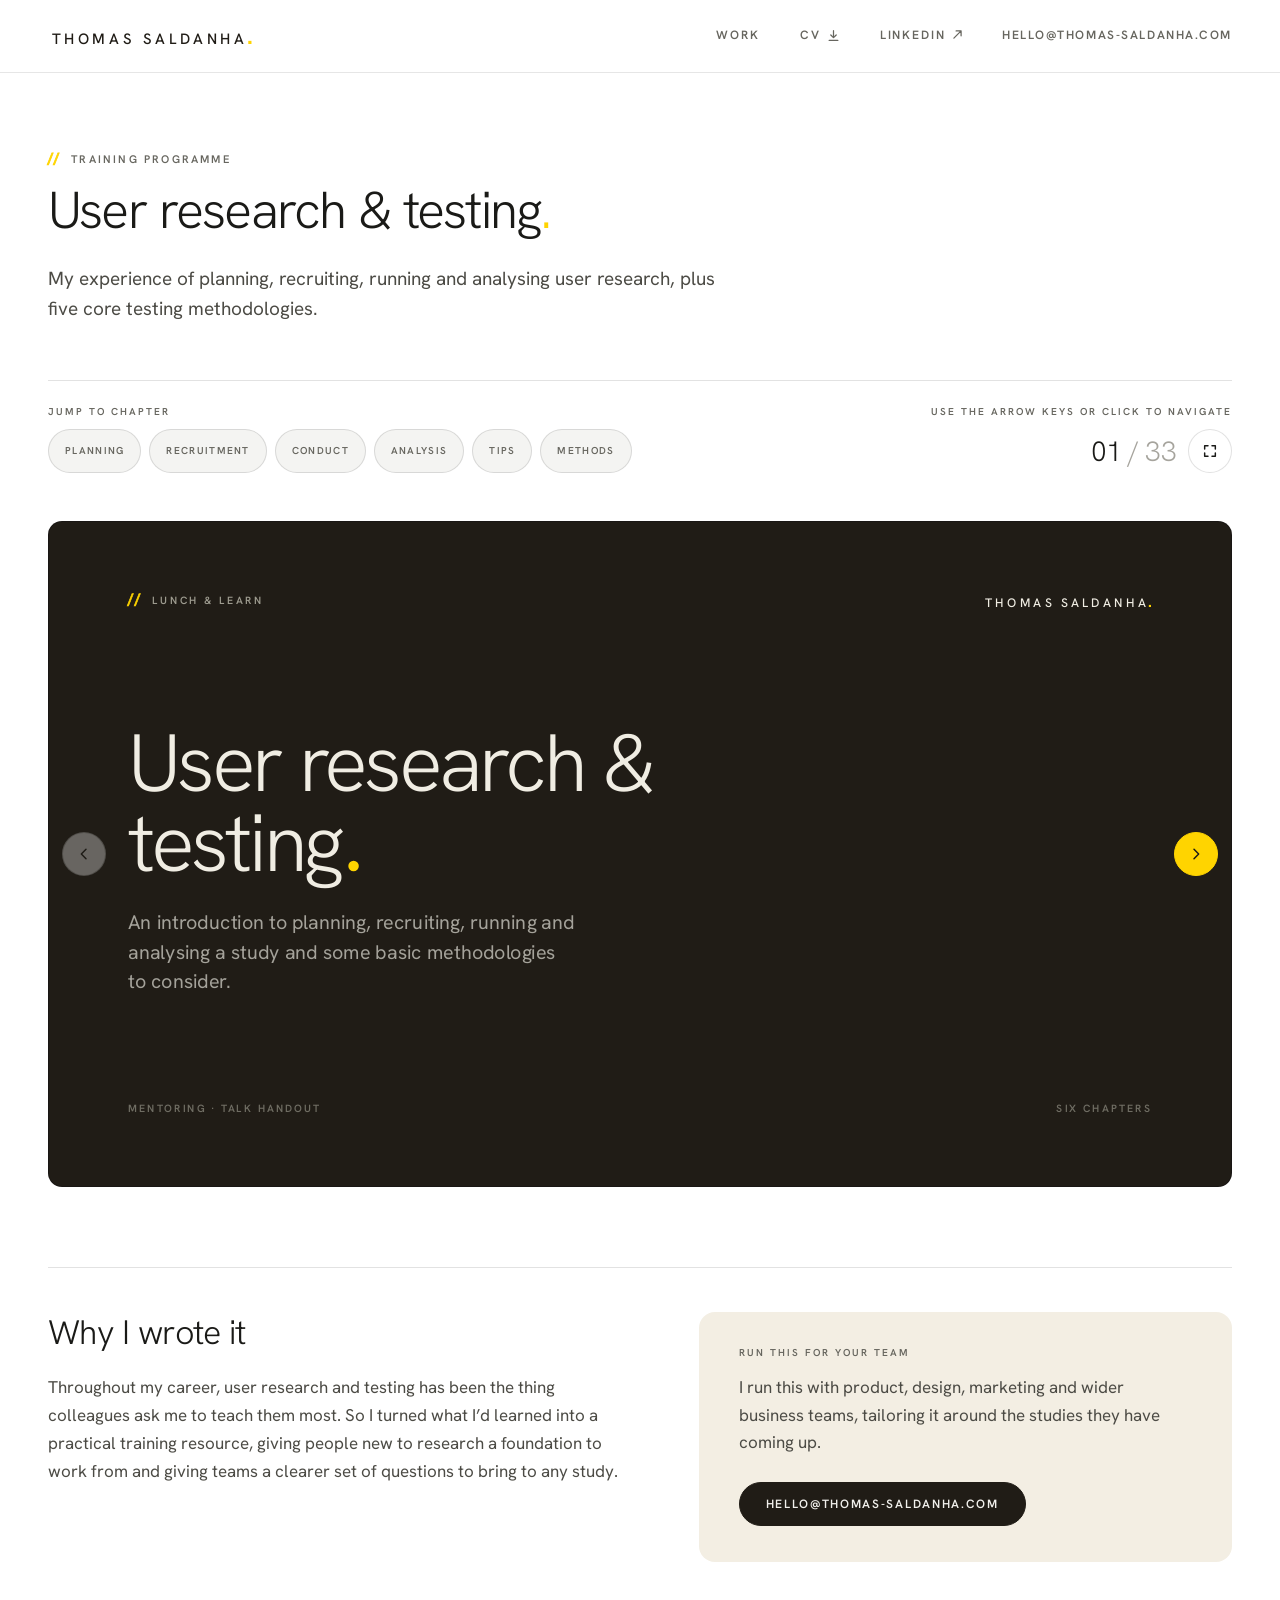
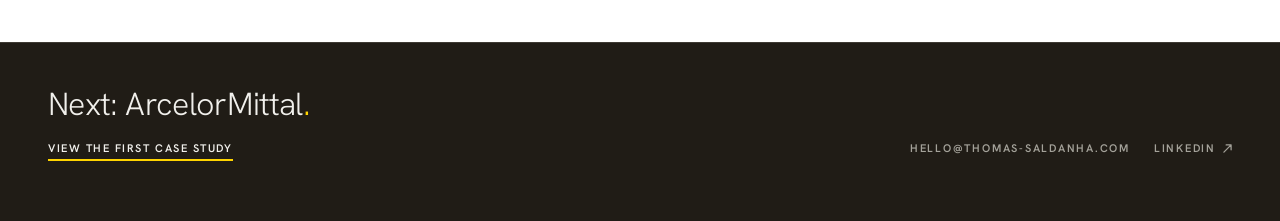
<file: talks/user-research-and-testing/index.html>
<!DOCTYPE html>
<html lang="en-GB">
<head>
<meta charset="utf-8">
<meta name="viewport" content="width=device-width, initial-scale=1">
<title>User research &amp; testing · Training programme · Thomas Saldanha</title>
<meta name="description" content="My experience of planning, recruiting, running and analysing user research, plus five core testing methodologies.">
<link rel="canonical" href="https://www.uxtom.co.uk/talks/user-research-and-testing/">
<meta property="og:type" content="website">
<meta property="og:site_name" content="Thomas Saldanha">
<meta property="og:locale" content="en_GB">
<meta property="og:url" content="https://www.uxtom.co.uk/talks/user-research-and-testing/">
<meta property="og:title" content="User research &amp; testing · Training programme · Thomas Saldanha">
<meta property="og:description" content="My experience of planning, recruiting, running and analysing user research, plus five core testing methodologies.">
<meta name="twitter:card" content="summary_large_image">
<meta name="twitter:title" content="User research &amp; testing · Training programme · Thomas Saldanha">
<meta name="twitter:description" content="My experience of planning, recruiting, running and analysing user research, plus five core testing methodologies.">
<meta property="og:image" content="https://www.uxtom.co.uk/og-image.png">
<meta property="og:image:width" content="1200">
<meta property="og:image:height" content="630">
<meta property="og:image:alt" content="Thomas Saldanha, UX and product design leader. I help teams find clarity in complex problems.">
<meta name="twitter:image" content="https://www.uxtom.co.uk/og-image.png">
<link rel="icon" href="../../favicon.ico" sizes="any">
<link rel="icon" type="image/png" sizes="32x32" href="../../favicon-32.png">
<link rel="icon" type="image/png" sizes="16x16" href="../../favicon-16.png">
<link rel="apple-touch-icon" sizes="180x180" href="../../apple-touch-icon.png">
<link rel="preconnect" href="https://fonts.googleapis.com">
<link rel="preconnect" href="https://fonts.gstatic.com" crossorigin="">
<link href="https://fonts.googleapis.com/css2?family=Hanken+Grotesk:ital,wght@0,300;0,400;0,500;0,600;0,700;1,400&amp;display=swap" rel="stylesheet">
<link rel="stylesheet" href="../../styles.css">
<script>
/* Breakpoint contract (SHIP-MANIFEST.md), identical to the five case studies:
     >= 1200px  the desktop design, content column capped at 1680px
     900-1199px the same design, scaled proportionally to the viewport
     < 900px    the mobile design

   The deck inside this page is NOT part of that scale. It computes its own
   --dk-k in deck.js against its frame's offsetWidth, precisely because .page
   carries a transform in the 900-1199 band and a client rect would be scaled
   twice. There are no [data-fit] figures on this page. */
(function(){
  var W = 1200, MIN = 900, root = document.documentElement, page, host, last;
  function fit(){
    page = page || document.querySelector('.page');
    host = host || document.querySelector('.viewport');
    var w = innerWidth || root.clientWidth,
        s = w >= MIN ? Math.min(1, root.clientWidth / W) : 1;
    if (s !== last){ root.style.setProperty('--page-scale', String(s)); last = s; }
    if (page && host) host.style.height = s < 1 ? Math.ceil(page.offsetHeight * s) + 'px' : '';
  }
  fit();
  addEventListener('resize', fit);
  addEventListener('load', fit);
  document.addEventListener('DOMContentLoaded', function(){
    fit();
    if (window.ResizeObserver){
      var ro = new ResizeObserver(fit);
      ro.observe(document.querySelector('.page'));
      ro.observe(root);
    }
  });
})();
</script>
<style>
/* The deck is published as a page, not as a file. Printing is blanked so a
   casual Cmd+P yields nothing. This is a deterrent and nothing more: anyone can
   still screenshot a slide or read the source, and it should be described that
   way to anyone who asks. */
@media print{body{display:none}}
</style>
<!-- Microsoft Clarity, project y4a8k7mdho. Same tag as every other page. -->
<script type="text/javascript">
    (function(c,l,a,r,i,t,y){
        c[a]=c[a]||function(){(c[a].q=c[a].q||[]).push(arguments)};
        t=l.createElement(r);t.async=1;t.src="https://www.clarity.ms/tag/"+i;
        y=l.getElementsByTagName(r)[0];y.parentNode.insertBefore(t,y);
    })(window, document, "clarity", "script", "y4a8k7mdho");
</script>
</head>
<body>

<div class="viewport">
<div class="page page--cs page--talk">

  <header class="nav nav--cs">
    <a class="brand" href="../../">Thomas Saldanha<span class="brand-dot">.</span></a>
    <nav class="nav-links">
      <a href="../../#work"><span>Work</span></a>
      <a class="nav-cv" href="../../cv/thomas-saldanha-cv.pdf" target="_blank" rel="noopener"><span>CV</span><svg width="13" height="13" viewBox="0 0 24 24" fill="none" stroke="currentColor" stroke-width="2.3" stroke-linecap="round" stroke-linejoin="round" class="dl13" aria-hidden="true"><path d="M12 3v12"></path><path d="M7 11l5 5 5-5"></path><path d="M4 21h16"></path></svg></a>
      <a class="nav-linkedin" href="https://www.linkedin.com/in/thomassaldanha/" target="_blank" rel="noopener"><span>LinkedIn</span><svg width="9" height="9" viewBox="0 0 10 10" fill="none" class="ext9" aria-hidden="true"><path d="M1 9L9 1M9 1H3.5M9 1V6.5" stroke="currentColor" stroke-width="1.4" stroke-linecap="round" stroke-linejoin="round"></path></svg></a>
      <a class="nav-email" href="mailto:hello@thomas-saldanha.com"><span>hello@thomas-saldanha.com</span></a>
    </nav>
    <button class="nav-burger" type="button" data-nav-toggle aria-label="Open menu" aria-expanded="false" aria-controls="nav-menu"><span></span><span></span></button>
  </header>

  <!-- intro -->
  <section class="tk-intro">
    <div class="kicker-row kicker-row--talk"><span class="mark mark--sm">//</span><span class="kicker kicker--cs">Training programme</span></div>
    <h1 class="tk-h1">User research &amp; testing<span class="cs-dot">.</span></h1>
    <p class="tk-lede">My experience of planning, recruiting, running and analysing user research, plus five core testing methodologies.</p>
  </section>

  <!-- the deck. The controls sit ABOVE the frame: a reader who lands here needs
       to know how to move through before they start, not after. -->
  <section class="tk-deck">
    <div class="dk" data-deck>

      <div class="dk-bar">
        <div class="dk-jump">
          <div class="dk-jump-l" id="dk-jump-l">Jump to chapter</div>
          <div class="dk-jump-row">
            <div class="dk-chaps" role="group" aria-labelledby="dk-jump-l">
              <button class="dk-chap" type="button" data-deck-chapter="3">Planning</button>
              <button class="dk-chap" type="button" data-deck-chapter="9">Recruitment</button>
              <button class="dk-chap" type="button" data-deck-chapter="15">Conduct</button>
              <button class="dk-chap" type="button" data-deck-chapter="20">Analysis</button>
              <button class="dk-chap" type="button" data-deck-chapter="25">Tips</button>
              <button class="dk-chap" type="button" data-deck-chapter="27">Methods</button>
            </div>
          </div>
        </div>
        <div class="dk-nav">
          <div class="dk-hint">Use the arrow keys or click to navigate</div>
          <div class="dk-hint-m">Swipe or use the arrows</div>
          <div class="dk-nav-row">
            <div class="dk-count"><span data-deck-now>01</span> <span>/</span> <span data-deck-total>33</span></div>
            <button class="dk-btn dk-btn--quiet" type="button" data-deck-full aria-label="Full screen"><svg width="16" height="16" viewBox="0 0 24 24" fill="none" stroke="currentColor" stroke-width="2.2" stroke-linecap="round" stroke-linejoin="round" aria-hidden="true"><path d="M4 9V4h5"></path><path d="M20 9V4h-5"></path><path d="M4 15v5h5"></path><path d="M20 15v5h-5"></path></svg></button>
          </div>
        </div>
      </div>

      <div class="dk-view">
      <div class="dk-frame" data-deck-frame>
        <div class="dk-stage" data-deck-stage>

          <!-- 01 -->
          <section class="dk-s dk-s--black dk-s--pad118 dk-s--between" data-deck-slide data-label="Title" data-speaker-notes="Welcome. This is a working guide to user research and testing, generalised from the original lunch and learn. We will move through planning, recruitment, running the session, analysis, a few general tips and the methods worth knowing.">
            <div class="s-top">
              <div class="s-k s-k--lg"><span class="s-mark s-mark--lg">//</span><span class="s-kl s-kl--wider">Lunch &amp; learn</span></div>
              <div class="s-wm">Thomas Saldanha<i>.</i></div>
            </div>
            <div>
              <h2 class="s-h1">User research &amp; testing<span class="dot dot--17"></span></h2>
              <p class="s-lede s-lede--sub">An introduction to planning, recruiting, running and analysing a study and some basic methodologies to consider.</p>
            </div>
            <div class="s-foot"><span>Mentoring · Talk handout</span><span>Six chapters</span></div>
          </section>

          <!-- 02 -->
          <section class="dk-s dk-s--pad100" data-deck-slide data-label="Contents" data-speaker-notes="Six chapters. Read or present end to end or jump to the part relevant to the study in front of you.">
            <div class="s-k s-k--lg"><span class="s-mark s-mark--lg">//</span><span class="s-kl s-kl--wide">Contents</span></div>
            <h2 class="s-h s-h--xl s-h--m64">What this covers</h2>
            <div class="s-grid">
              <div><div class="s-gn">01</div><div class="s-gt">Planning</div><div class="s-gp">Define the hypothesis, then choose the shape of the test.</div></div>
              <div><div class="s-gn">02</div><div class="s-gt">Recruitment</div><div class="s-gp">How many, who, screening, compensation and consent.</div></div>
              <div><div class="s-gn">03</div><div class="s-gt">Conduct the test</div><div class="s-gp">The pre-flight checklist and a testing script that travels.</div></div>
              <div class="s-rule"><div class="s-gn">04</div><div class="s-gt">Analysis</div><div class="s-gp">Turn what you watched into a documented, defensible decision.</div></div>
              <div class="s-rule"><div class="s-gn">05</div><div class="s-gt">General tips</div><div class="s-gp">The hard-won principles that keep a session on track.</div></div>
              <div class="s-rule"><div class="s-gn">06</div><div class="s-gt">Methodologies</div><div class="s-gp">Usability, guerrilla, A/B, card sort and tree test.</div></div>
            </div>
            <div class="s-well">
              <span class="s-well-l">Who is this session for?</span>
              <p class="s-well-p">Built for anyone new to research and for the teams who commission studies. It gives you a foundation to work from and gives the business a clearer set of questions to bring to any study.</p>
            </div>
          </section>

          <!-- 03 -->
          <section class="dk-s dk-s--ivory dk-s--flat" data-deck-slide data-label="01 Planning" data-speaker-notes="Chapter one. A test is only as good as its scope, so we start by framing it.">
            <div class="s-div">
              <div class="s-div-n" aria-hidden="true">01</div>
              <div class="s-div-in">
                <div class="s-k s-k--lg s-div-k"><span class="s-mark s-mark--lg">//</span><span class="s-kl s-kl--wide">Chapter 01</span></div>
                <h2 class="s-div-h">Planning<span class="dot dot--15"></span></h2>
                <p class="s-div-p">Frame the study before you build anything.</p>
              </div>
            </div>
          </section>

          <!-- 04 -->
          <section class="dk-s" data-deck-slide data-label="Hypothesis" data-speaker-notes="Always start with the hypothesis you want to challenge. It sets scope and keeps stakeholders aligned. From there, filter the methodologies with three decisions.">
            <div class="s-k"><span class="s-mark">//</span><span class="s-kl">01 · Planning</span></div>
            <h2 class="s-h">Define the purpose &amp; type of test</h2>
            <div class="s-stmt">Start with the hypothesis you want to challenge<span class="dot dot--7"></span></div>
            <p class="s-lede" style="margin-top:28px">It guides stakeholder conversations and keeps scope tight. Testing too much dilutes everything, so be focused. From there, filter the hundreds of methodologies with three decisions.</p>
          </section>

          <!-- 05 -->
          <section class="dk-s" data-deck-slide data-label="Moderated?" data-speaker-notes="Moderated gives engagement and adaptability for complex tasks, at the cost of speed and bias risk. Unmoderated gives scale and less bias, but no one to unblock a stuck participant.">
            <div class="s-k"><span class="s-mark">//</span><span class="s-kl">01 · Planning</span></div>
            <h2 class="s-h">Moderated or unmoderated?</h2>
            <div class="s-cards">
              <div class="s-card">
                <div class="s-cl">Moderated</div>
                <div class="s-cd">A facilitator guides the participant throughout.</div>
                <div class="s-ul s-ul--top">
                  <div class="s-li"><span class="s-pl">+</span><span class="s-t">Higher engagement; you can warm a quiet participant.</span></div>
                  <div class="s-li"><span class="s-pl">+</span><span class="s-t">Probe any in-session remarks live.</span></div>
                  <div class="s-li"><span class="s-pl">+</span><span class="s-t">Guide the study back on track if instructions are unclear or the tech fails.</span></div>
                  <div class="s-li"><span class="s-pl">+</span><span class="s-t">Complex tasks are likelier to succeed.</span></div>
                </div>
                <div class="s-ul s-ul--con">
                  <div class="s-li"><span class="s-mi">−</span><span class="s-t">Risk of bias, as you may inadvertently prompt.</span></div>
                  <div class="s-li"><span class="s-mi">−</span><span class="s-t">Hard to align both diaries efficiently.</span></div>
                  <div class="s-li"><span class="s-mi">−</span><span class="s-t">One participant at a time, per moderator.</span></div>
                  <div class="s-li"><span class="s-mi">−</span><span class="s-t">Risk of the observer effect.</span></div>
                </div>
              </div>
              <div class="s-card">
                <div class="s-cl">Unmoderated</div>
                <div class="s-cd">No one is present while they take the test.</div>
                <div class="s-ul s-ul--top">
                  <div class="s-li"><span class="s-pl">+</span><span class="s-t">Runs at their convenience, no diaries to align.</span></div>
                  <div class="s-li"><span class="s-pl">+</span><span class="s-t">Test many at once and quicker end to end.</span></div>
                  <div class="s-li"><span class="s-pl">+</span><span class="s-t">Less risk of bias and observer effect.</span></div>
                </div>
                <div class="s-ul s-ul--con">
                  <div class="s-li"><span class="s-mi">−</span><span class="s-t">No one to unblock a stuck participant.</span></div>
                  <div class="s-li"><span class="s-mi">−</span><span class="s-t">No follow-up questions on in-session remarks.</span></div>
                  <div class="s-li"><span class="s-mi">−</span><span class="s-t">Hard to use for tests that need complex instructions.</span></div>
                </div>
              </div>
            </div>
          </section>

          <!-- 06 -->
          <section class="dk-s" data-deck-slide data-label="In-person?" data-speaker-notes="In-person gives rich behavioural signal, control and eye-tracking, but costs more and limits reach. Remote is cheaper with wide reach, but less control and no special hardware.">
            <div class="s-k"><span class="s-mark">//</span><span class="s-kl">01 · Planning</span></div>
            <h2 class="s-h">In-person or remote?</h2>
            <div class="s-cards">
              <div class="s-card">
                <div class="s-cl">In-person</div>
                <div class="s-cd">Participant and facilitator share a room.</div>
                <div class="s-ul s-ul--top">
                  <div class="s-li"><span class="s-pl">+</span><span class="s-t">Generally more engaged, as it is easier to build rapport.</span></div>
                  <div class="s-li"><span class="s-pl">+</span><span class="s-t">You catch subtle behaviour you would miss remotely.</span></div>
                  <div class="s-li"><span class="s-pl">+</span><span class="s-t">Control the setting and use hardware like eye-tracking.</span></div>
                  <div class="s-li"><span class="s-pl">+</span><span class="s-t">Replicate the real use environment.</span></div>
                </div>
                <div class="s-ul s-ul--con">
                  <div class="s-li"><span class="s-mi">−</span><span class="s-t">Hard to source a wide geographic pool, for travel cost and time.</span></div>
                  <div class="s-li"><span class="s-mi">−</span><span class="s-t">They generally cost more to conduct.</span></div>
                </div>
              </div>
              <div class="s-card">
                <div class="s-cl">Remote</div>
                <div class="s-cd">They are not in the same room.</div>
                <div class="s-ul s-ul--top">
                  <div class="s-li"><span class="s-pl">+</span><span class="s-t">Cheaper to run, no travel or hotel cost.</span></div>
                  <div class="s-li"><span class="s-pl">+</span><span class="s-t">Easy to recruit a wide geographic pool.</span></div>
                </div>
                <div class="s-ul s-ul--con">
                  <div class="s-li"><span class="s-mi">−</span><span class="s-t">Harder to control the environment.</span></div>
                  <div class="s-li"><span class="s-mi">−</span><span class="s-t">No specialist hardware, no real-world setting.</span></div>
                </div>
              </div>
            </div>
          </section>

          <!-- 07 -->
          <section class="dk-s" data-deck-slide data-label="Quant / qual" data-speaker-notes="Quantitative tells you what happened and is quick to analyse, but not why. Qualitative tells you why, ideal for concepts, but is slower and lighter on what.">
            <div class="s-k"><span class="s-mark">//</span><span class="s-kl">01 · Planning</span></div>
            <h2 class="s-h">Quantitative or qualitative?</h2>
            <div class="s-cards">
              <div class="s-card">
                <div class="s-cl">Quantitative</div>
                <div class="s-cd">Anything you can count or measure. “4 of 5 chose Pepsi over Coke.”</div>
                <div class="s-ul s-ul--top">
                  <div class="s-li"><span class="s-pl">+</span><span class="s-t">Tells you <b class="s-em">what</b> happened.</span></div>
                  <div class="s-li"><span class="s-pl">+</span><span class="s-t">Effective for testing a theory or hypothesis.</span></div>
                  <div class="s-li"><span class="s-pl">+</span><span class="s-t">Quicker to analyse.</span></div>
                </div>
                <div class="s-ul s-ul--con">
                  <div class="s-li"><span class="s-mi">−</span><span class="s-t">Will not tell you <b class="s-em">why</b>.</span></div>
                </div>
              </div>
              <div class="s-card">
                <div class="s-cl">Qualitative</div>
                <div class="s-cd">Anything expressed in words. “It was much sweeter than I expected.”</div>
                <div class="s-ul s-ul--top">
                  <div class="s-li"><span class="s-pl">+</span><span class="s-t">Tells you <b class="s-em">why</b>.</span></div>
                  <div class="s-li"><span class="s-pl">+</span><span class="s-t">Good for a concept or experience.</span></div>
                </div>
                <div class="s-ul s-ul--con">
                  <div class="s-li"><span class="s-mi">−</span><span class="s-t">Often will not tell you <b class="s-em">what</b> happened.</span></div>
                  <div class="s-li"><span class="s-mi">−</span><span class="s-t">Takes longer to analyse.</span></div>
                </div>
              </div>
            </div>
          </section>

          <!-- 08 -->
          <section class="dk-s" data-deck-slide data-label="Document findings" data-speaker-notes="Decide how you will package findings before you launch, so the study is set up to deliver them. And pre-agree success criteria so you cannot move the goalposts later.">
            <div class="s-k"><span class="s-mark">//</span><span class="s-kl">01 · Planning</span></div>
            <h2 class="s-h s-h--m44">How will you document findings?</h2>
            <div class="s-2 s-2--even">
              <div>
                <p class="s-lede" style="margin-bottom:26px">Think about documentation early. It shapes how you set the study up. Ask yourself:</p>
                <div class="s-ul">
                  <div class="s-li"><span class="s-m"></span><span class="s-t">Do you need a detailed document or will summary notes suffice?</span></div>
                  <div class="s-li"><span class="s-m"></span><span class="s-t">Are you presenting to stakeholders or the internal product team?</span></div>
                  <div class="s-li"><span class="s-m"></span><span class="s-t">How experienced is the audience in reading testing insights?</span></div>
                  <div class="s-li"><span class="s-m"></span><span class="s-t">Will you have video or audio clips to support your insights?</span></div>
                </div>
              </div>
              <div class="s-panel s-panel--tall">
                <div class="s-pl-l">Define success criteria</div>
                <div class="s-pl-h s-pl-h--lg">Pre-agree what passing looks like. <span class="s-pl-sub">E.g. This icon passes if 8 of 10 identify what it represents.</span></div>
                <div class="s-pl-p">Agree it before launch, so you cannot move the goalposts later.</div>
              </div>
            </div>
          </section>

          <!-- 09 -->
          <section class="dk-s dk-s--ivory dk-s--flat" data-deck-slide data-label="02 Recruitment" data-speaker-notes="Chapter two. The wrong participants quietly invalidate a perfect study, so most of the rigour lives here.">
            <div class="s-div">
              <div class="s-div-n" aria-hidden="true">02</div>
              <div class="s-div-in">
                <div class="s-k s-k--lg s-div-k"><span class="s-mark s-mark--lg">//</span><span class="s-kl s-kl--wide">Chapter 02</span></div>
                <h2 class="s-div-h">Recruitment<span class="dot dot--15"></span></h2>
                <p class="s-div-p">Find the right people and screen them well.</p>
              </div>
            </div>
          </section>

          <!-- 10 -->
          <section class="dk-s" data-deck-slide data-label="How many?" data-speaker-notes="Five minimum for concepts, I prefer ten. A/B needs far more, sized with a calculator. Scale with the cost of being wrong and never over-recruit.">
            <div class="s-k"><span class="s-mark">//</span><span class="s-kl">02 · Recruitment</span></div>
            <h2 class="s-h s-h--m44">How many participants?</h2>
            <div class="s-2">
              <div class="s-ul">
                <div class="s-li"><span class="s-m"></span><span class="s-t">5 is the usual minimum for early concepts, but I personally prefer 10, especially unmoderated. If one session fails over tech etc you still have a clear majority rather than a potential 50/50 coin toss.</span></div>
                <div class="s-li"><span class="s-m"></span><span class="s-t">For optimisation studies like A/B tests you will recruit significantly more than five. The number varies per company, so use an online calculator to reach statistical relevance.</span></div>
                <div class="s-li"><span class="s-m"></span><span class="s-t">The number also varies with the severity of the consequences if something goes wrong. For example, you would not test something life-threatening only five times.</span></div>
              </div>
              <div class="s-panel">
                <div class="s-pl-h s-pl-h--n">100 hrs <i>≈</i> 2½ wks</div>
                <div class="s-pl-p">Do not over-recruit. 100 participants is 100 hours of footage, about two and a half weeks just to rewatch.</div>
                <div class="s-pl-p">There is a well-known Nielsen Norman Group article on sample size:
                  <a class="s-link s-link--sm" href="https://www.nngroup.com/articles/why-you-only-need-to-test-with-5-users/" target="_blank" rel="noopener"><span>Why 5 users is enough</span><svg width="16" height="16" viewBox="0 0 24 24" fill="none" stroke="currentColor" stroke-width="2.2" stroke-linecap="round" stroke-linejoin="round" aria-hidden="true"><path d="M14 4h6v6"></path><path d="M20 4l-8.5 8.5"></path><path d="M18 14v5a1 1 0 0 1-1 1H5a1 1 0 0 1-1-1V7a1 1 0 0 1 1-1h5"></path></svg></a>
                </div>
              </div>
            </div>
          </section>

          <!-- 11 -->
          <section class="dk-s" data-deck-slide data-label="Who?" data-speaker-notes="Weigh brand awareness, customer status, demographics, salary, employment and platform. The more specific, the costlier to source. Internal database is cheaper but blunt; external recruiters cost a fee for a larger pool.">
            <div class="s-k"><span class="s-mark">//</span><span class="s-kl">02 · Recruitment</span></div>
            <h2 class="s-h">What characteristics do you need?</h2>
            <div class="s-2">
              <div>
                <div class="s-ul s-ul--14">
                  <div class="s-li"><span class="s-m"></span><span class="s-t">Should they know about your brand?</span></div>
                  <div class="s-li"><span class="s-m"></span><span class="s-t">Should they be a new or existing customer?</span></div>
                  <div class="s-li"><span class="s-m"></span><span class="s-t">If existing, how frequently should they have purchased?</span></div>
                  <div class="s-li"><span class="s-m"></span><span class="s-t">Is any of the following important?</span></div>
                  <div class="s-aside">Age, Gender, Location, Salary or Employment</div>
                  <div class="s-li"><span class="s-m"></span><span class="s-t">Do they have to use Android or iOS?</span></div>
                </div>
                <div class="s-note">Be careful, there is a fine balance between letting everyone in and making it too difficult to find participants. The more specific you make the participant requirements, the more money it will cost to find them.</div>
              </div>
              <div class="s-panel">
                <div class="s-pl-h s-pl-h--xl">Where are you sourcing your participants?</div>
                <div class="s-pl-rows">
                  <div class="s-pl-row"><div class="s-pl-rl">Internal database</div><div class="s-pl-rv">Cheaper, but blunt on targeting.</div></div>
                  <div class="s-pl-row"><div class="s-pl-rl">External recruiter</div><div class="s-pl-rv">A fee, for a far larger, better-targeted pool.</div></div>
                </div>
              </div>
            </div>
          </section>

          <!-- 12 -->
          <section class="dk-s" data-deck-slide data-label="Screening" data-speaker-notes="The screener is your second-pass filter. Eliminate early, hide the study's aim, ask open non-leading questions, avoid yes/no.">
            <div class="s-k"><span class="s-mark">//</span><span class="s-kl">02 · Recruitment</span></div>
            <h2 class="s-h s-h--m24">Screening the pool</h2>
            <p class="s-lede" style="max-width:46ch">Defining participant characteristics filters the pool once. A second pass narrows it to the individuals who are actually eligible for your study, and that second pass is called a screener.</p>
            <div class="s-2">
              <div class="s-ul s-ul--14">
                <div class="s-li"><span class="s-m"></span><span class="s-t">Eliminate early, biggest criteria first.</span></div>
                <div class="s-li"><span class="s-m"></span><span class="s-t">Do not reveal the study’s aim.</span></div>
                <div class="s-li"><span class="s-m"></span><span class="s-t">Ask open questions about real behaviour.</span></div>
                <div class="s-li"><span class="s-m"></span><span class="s-t">Avoid leading and yes/no questions.</span></div>
              </div>
              <div class="s-panel">
                <div class="s-pl-h s-pl-rule">Screening for a trainer brand, you would…</div>
                <div>
                  <div class="s-pl-rl">Avoid</div>
                  <div class="s-pl-q">“Do you regularly buy trainers?” <i>(yes / no)</i></div>
                </div>
                <div class="s-pl-hr">
                  <div style="margin-bottom:14px"><span class="s-tag">Better</span></div>
                  <div class="s-pl-q s-pl-q--on">“Which of these products have you purchased two or more times in the last six months?” <em>Multi-select.</em></div>
                  <div class="s-pl-rv s-it" style="margin-top:14px">T-shirts, Jumpers, Jeans, Hoodies, Jackets, Shorts, Suits, Trousers, Trainers, Shirts</div>
                </div>
              </div>
            </div>
          </section>

          <!-- 13 -->
          <section class="dk-s" data-deck-slide data-label="Compensation" data-speaker-notes="Agree the form and value early, clear cash with finance. Only pay those who pass and complete, pay promptly and release unless they clearly ignored instructions.">
            <div class="s-k"><span class="s-mark">//</span><span class="s-kl">02 · Recruitment</span></div>
            <h2 class="s-h">Compensating participants</h2>
            <div class="s-2">
              <div class="s-ul s-ul--14">
                <div class="s-li"><span class="s-m"></span><span class="s-t">Are you planning to compensate participants for their time?</span></div>
                <div class="s-li"><span class="s-m"></span><span class="s-t">In what form: cash, vouchers, discounts or products? Check with accounting before issuing cash, for tax reasons.</span></div>
                <div class="s-li"><span class="s-m"></span><span class="s-t">Compensation value should vary to reflect the length of time and complexity of each study.</span></div>
                <div class="s-li"><span class="s-m"></span><span class="s-t">Only compensate those who pass the screener and complete.</span></div>
                <div class="s-li"><span class="s-m"></span><span class="s-t">Pay promptly. Never make a participant chase you.</span></div>
              </div>
              <div class="s-panel">
                <div class="s-pl-h">You pay for their <em>time</em>, not the quality of answers.</div>
                <div class="s-pl-p s-pl-p--rule">Unless they clearly ignored the instructions, release payment.</div>
              </div>
            </div>
          </section>

          <!-- 14 -->
          <section class="dk-s" data-deck-slide data-label="Consent" data-speaker-notes="Capture consent before launch: purpose, tasks, data handling and access, compensation, the right to withdraw and recording. Minors need guardian approval. Share the form early.">
            <div class="s-k"><span class="s-mark">//</span><span class="s-kl">02 · Recruitment</span></div>
            <h2 class="s-h">Capturing consent</h2>
            <div class="s-2">
              <div>
                <p class="s-lede" style="max-width:52ch;margin-bottom:26px">Before launch, capture consent to take part and to have data processed. <b class="s-em">Provide the form well in advance of the session</b>, so no one is pressured into signing without reading it.</p>
                <div class="s-ul s-ul--14">
                  <div class="s-li"><span class="s-m"></span><span class="s-t">Purpose of the study.</span></div>
                  <div class="s-li"><span class="s-m"></span><span class="s-t">Tasks and duration.</span></div>
                  <div class="s-li"><span class="s-m"></span><span class="s-t">Data storage and access.</span></div>
                  <div class="s-li"><span class="s-m"></span><span class="s-t">Compensation.</span></div>
                  <div class="s-li"><span class="s-m"></span><span class="s-t">The ability to withdraw consent at any time.</span></div>
                  <div class="s-li"><span class="s-m"></span><span class="s-t">Consent for audio and video to be recorded.</span></div>
                  <div class="s-li"><span class="s-m"></span><span class="s-t">If the study involves a minor, you will need approval from a parent or guardian.</span></div>
                </div>
              </div>
              <div class="s-panel">
                <div class="s-pl-l">Reference</div>
                <div class="s-pl-h">Nielsen Norman Group publish an example consent form.</div>
                <a class="s-link" href="https://media.nngroup.com/media/articles/attachments/NNg_Example_Consent_Form.pdf" target="_blank" rel="noopener"><span>Example consent form</span><svg width="17" height="17" viewBox="0 0 24 24" fill="none" stroke="currentColor" stroke-width="2.2" stroke-linecap="round" stroke-linejoin="round" aria-hidden="true"><path d="M14 4h6v6"></path><path d="M20 4l-8.5 8.5"></path><path d="M18 14v5a1 1 0 0 1-1 1H5a1 1 0 0 1-1-1V7a1 1 0 0 1 1-1h5"></path></svg></a>
                <div class="s-src">nngroup.com · PDF</div>
              </div>
            </div>
          </section>

          <!-- 15 -->
          <section class="dk-s dk-s--ivory dk-s--flat" data-deck-slide data-label="03 Conduct" data-speaker-notes="Chapter three. Two things carry the day: a checklist you actually ran and a script that keeps every session comparable.">
            <div class="s-div">
              <div class="s-div-n" aria-hidden="true">03</div>
              <div class="s-div-in">
                <div class="s-k s-k--lg s-div-k"><span class="s-mark s-mark--lg">//</span><span class="s-kl s-kl--wide">Chapter 03</span></div>
                <h2 class="s-div-h">Conduct the test<span class="dot dot--15"></span></h2>
                <p class="s-div-p">Run a calm, consistent session.</p>
              </div>
            </div>
          </section>

          <!-- 16 -->
          <section class="dk-s" data-deck-slide data-label="Pre-flight" data-speaker-notes="Run through this before launch. A stalled session is almost always one line here that went unchecked.">
            <div class="s-k"><span class="s-mark">//</span><span class="s-kl">03 · Conduct the test</span></div>
            <h2 class="s-h">Pre-test checklist</h2>
            <div class="s-check">
              <div class="s-check-g">
                <div class="s-li"><span class="s-m s-m--box"></span><span class="s-t">All participants have the URL, address and time of their test</span></div>
                <div class="s-li"><span class="s-m s-m--box"></span><span class="s-t">Consent forms completed.</span></div>
                <div class="s-li"><span class="s-m s-m--box"></span><span class="s-t">Compensation details on file.</span></div>
                <div class="s-li"><span class="s-m s-m--box"></span><span class="s-t">Script written and dry-run.</span></div>
                <div class="s-li"><span class="s-m s-m--box"></span><span class="s-t">Devices loaned and batteries full.</span></div>
                <div class="s-li"><span class="s-m s-m--box"></span><span class="s-t">Third-party tools installed and working.</span></div>
                <div class="s-li"><span class="s-m s-m--box"></span><span class="s-t">Screen, audio and video permissions granted.</span></div>
                <div class="s-li"><span class="s-m s-m--box"></span><span class="s-t">Wi-Fi stable in the testing location.</span></div>
                <div class="s-li"><span class="s-m s-m--box"></span><span class="s-t">Meeting-room booking confirmed.</span></div>
                <div class="s-li"><span class="s-m s-m--box"></span><span class="s-t">Arrived well before the first participant</span></div>
              </div>
            </div>
          </section>

          <!-- 17 -->
          <section class="dk-s" data-deck-slide data-label="Script · intro" data-speaker-notes="A script keeps every session consistent. It guides and prompts you, it is not read word for word. Open by warming the participant and setting expectations.">
            <div class="s-k"><span class="s-mark">//</span><span class="s-kl">03 · The testing script</span></div>
            <h2 class="s-h">Introduction</h2>
            <div class="s-2">
              <div class="s-ul">
                <div class="s-li"><span class="s-m"></span><span class="s-t">Warm the participant with small talk. The content does not matter, it eases them in and starts a natural flow.</span></div>
                <div class="s-li"><span class="s-m"></span><span class="s-t">Confirm contact details and that consent is signed.</span></div>
                <div class="s-li"><span class="s-m"></span><span class="s-t">Set the scene: purpose, who you represent, your role.</span></div>
                <div class="s-li"><span class="s-m"></span><span class="s-t">Reassure them there are no right or wrong answers. It is not a test of them, and nothing they say is taken personally.</span></div>
                <div class="s-li"><span class="s-m"></span><span class="s-t">Encourage them to vocalise their thoughts. Explain it’ll feel odd at first, but it shows you what they are seeing and the thinking behind their actions.</span></div>
                <div class="s-li"><span class="s-m"></span><span class="s-t">Give a high-level overview of the structure, e.g. “I will ask you to interact with a prototype, then follow up with some questions.”</span></div>
                <div class="s-li"><span class="s-m"></span><span class="s-t">Finish with “Any questions before we begin?”</span></div>
              </div>
              <div class="s-panel">
                <div class="s-pl-h">A script is there to guide and prompt you, not to be read out word for word.</div>
              </div>
            </div>
          </section>

          <!-- 18 -->
          <section class="dk-s dk-s--pad90" data-deck-slide data-label="Script · during" data-speaker-notes="Ease them in with simple tasks. Keep questions open and non-leading, do not presume and observe more than you talk. Keep a few prompts to hand.">
            <div class="s-k"><span class="s-mark">//</span><span class="s-kl">03 · The testing script</span></div>
            <h2 class="s-h s-h--m34">During the test</h2>
            <div class="s-2">
              <div class="s-ul">
                <div class="s-li"><span class="s-m"></span><span class="s-t">Simple tasks first, to build confidence.</span></div>
                <div class="s-li"><span class="s-m"></span><span class="s-t">Keep questions open ended. Avoid anything likely to get a one word answer: it tells you half the story and does not encourage them to disclose opinions, thoughts and emotions.</span></div>
                <div class="s-li"><span class="s-m"></span><span class="s-t">Avoid leading questions. “How easy was checkout?” presumes it was easy, where “How was the checkout experience?” does not.</span></div>
                <div class="s-li"><span class="s-m"></span><span class="s-t">Do not presume answers on behalf of the participant. When an answer is ambiguous, ask them to expand and clarify.</span></div>
                <div class="s-li"><span class="s-m"></span><span class="s-t">Your primary role is to observe, so avoid talking where you can. It keeps you from introducing bias, and from interrupting a participant who is in flow.</span></div>
                <div class="s-li"><span class="s-m"></span><span class="s-t">Use a deliberate pause. Silence does more work than another question, and it gives them room to fill it.</span></div>
                <div class="s-li"><span class="s-m"></span><span class="s-t">Watch for someone answering to please you. Reassure them that they cannot get this wrong and that you value their honest thoughts.</span></div>
                <div class="s-li"><span class="s-m"></span><span class="s-t">If asked what something does, hand the question back with “what would you expect it to do?”</span></div>
              </div>
              <div class="s-panel">
                <div class="s-pl-l" style="margin-bottom:26px">Prompts worth keeping to hand</div>
                <div class="s-prompts">
                  <span class="s-prompt">“What do you mean by X?”</span>
                  <span class="s-prompt">“Could you give an example?”</span>
                  <span class="s-prompt">“What makes you think that?”</span>
                  <span class="s-prompt">“What would you expect?”</span>
                  <span class="s-prompt">“Tell me more about that.”</span>
                  <span class="s-prompt">“What were you expecting to happen?”</span>
                  <span class="s-prompt">“Is that what you expected?”</span>
                  <span class="s-prompt">“What would you do next?”</span>
                  <span class="s-prompt">“Why?”</span>
                </div>
              </div>
            </div>
          </section>

          <!-- 19 -->
          <section class="dk-s" data-deck-slide data-label="Script · end" data-speaker-notes="Give them a last open door, thank them and set the expectation on compensation timing.">
            <div class="s-k"><span class="s-mark">//</span><span class="s-kl">03 · The testing script</span></div>
            <h2 class="s-h s-h--m44">End of test</h2>
            <div class="s-quote">
              <div class="s-quote-row">
                <span class="s-quote-m" aria-hidden="true">“</span>
                <div class="s-quote-t">Before we end, is there anything else you would like to mention?</div>
              </div>
              <p class="s-lede">It lets them add context or raise something you never asked. Then thank them for their time and feedback and remind them to get in touch if compensation has not arrived within 48 hours.</p>
            </div>
          </section>

          <!-- 20 -->
          <section class="dk-s dk-s--ivory dk-s--flat" data-deck-slide data-label="04 Analysis" data-speaker-notes="Chapter four. Everything so far gives you observations. This is where they become a decision.">
            <div class="s-div">
              <div class="s-div-n" aria-hidden="true">04</div>
              <div class="s-div-in">
                <div class="s-k s-k--lg s-div-k"><span class="s-mark s-mark--lg">//</span><span class="s-kl s-kl--wide">Chapter 04</span></div>
                <h2 class="s-div-h">Analysis<span class="dot dot--15"></span></h2>
                <p class="s-div-p">Turn what you observed into actionable recommendations.</p>
              </div>
            </div>
          </section>

          <!-- 21 -->
          <section class="dk-s" data-deck-slide data-label="Footage to decision" data-speaker-notes="A short sequence takes you from raw observations to an agreed next step: confirm compensation, document, then present and conclude.">
            <div class="s-k"><span class="s-mark">//</span><span class="s-kl">04 · Analysis</span></div>
            <h2 class="s-h s-h--m56">From insights to recommendations</h2>
            <div class="s-3 s-3--auto">
              <div><div class="s-gn">01</div><div class="s-gt s-gt--step">Confirm compensation</div><p class="s-gp s-gp--step">Check every participant has been paid before anything else.</p></div>
              <div><div class="s-gn">02</div><div class="s-gt s-gt--step">Review &amp; document</div><p class="s-gp s-gp--step">Work the footage into the format you agreed up front.</p></div>
              <div><div class="s-gn">03</div><div class="s-gt s-gt--step">Present &amp; conclude</div><p class="s-gp s-gp--step">Present the findings to your stakeholder and agree the next steps.</p></div>
            </div>
            <div class="s-chips">
              <span class="s-cl">Ends one of three ways</span>
              <span class="s-chip s-chip--y">Proceed as tested</span>
              <span class="s-chip">Investigate further</span>
              <span class="s-chip">Re-test</span>
            </div>
          </section>

          <!-- 22 -->
          <section class="dk-s" data-deck-slide data-label="Method outputs" data-speaker-notes="How you analyse depends on what you ran. Each method leaves you with a different artefact, so agree the output format before you start.">
            <div class="s-k"><span class="s-mark">//</span><span class="s-kl">04 · Analysis</span></div>
            <h2 class="s-h s-h--m20">Different methods require different analysis</h2>
            <p class="s-lede" style="margin-bottom:30px">The study you ran dictates how you analyse it. Below are a few examples of what you might look at.</p>
            <div class="s-2 s-2--wide">
              <div class="s-rows">
                <div class="s-row s-row--out"><div class="s-rn">Card sort</div><div class="s-rd">A similarity matrix, the groupings participants made and the language they used to name them.</div></div>
                <div class="s-row s-row--out"><div class="s-rn">Tree test</div><div class="s-rd">Success and directness rates per task, and the paths where people went wrong.</div></div>
                <div class="s-row s-row--out"><div class="s-rn">Usability test</div><div class="s-rd">Task success, a severity-rated list of issues and clips you can show.</div></div>
                <div class="s-row s-row--out"><div class="s-rn">Guerrilla test</div><div class="s-rd">Rough notes and an early signal, enough to spot a blocker.</div></div>
                <div class="s-row s-row--out"><div class="s-rn">A/B test</div><div class="s-rd">The difference in conversion between A and B, with a significance figure.</div></div>
              </div>
              <div class="s-panel">
                <div class="s-pl-h">Agree the output format before you launch, not after.</div>
                <div class="s-pl-p s-pl-p--rule">It is the difference between writing findings up and hunting for them.</div>
              </div>
            </div>
          </section>

          <!-- 23 -->
          <section class="dk-s" data-deck-slide data-label="What matters" data-speaker-notes="Triage before you present. Frequency, severity and cost to fix, weighed together, turn a pile of observations into a list someone can act on. It is judgement, not arithmetic.">
            <div class="s-k"><span class="s-mark">//</span><span class="s-kl">04 · Analysis</span></div>
            <h2 class="s-h s-h--m20">Deciding what actually matters</h2>
            <p class="s-lede" style="max-width:70ch;margin-bottom:40px">Not everything you observe is worth acting on. Before you take anything to a stakeholder, weigh it up in four ways.</p>
            <div class="s-cards s-cards--4">
              <div class="s-card"><div class="s-cl s-cl--m">Frequency</div><div class="s-t">How many participants ran into this issue. A single instance is a note to keep an eye on, a repeated one is a pattern.</div></div>
              <div class="s-card"><div class="s-cl s-cl--m">Severity</div><div class="s-t">How much it got in their way. Did it stop them completely, slow them down or just irritate them?</div></div>
              <div class="s-card"><div class="s-cl s-cl--m">Cost to fix</div><div class="s-t">What it would take to put right. Changing some copy and re-platforming are very different conversations to have.</div></div>
              <div class="s-card"><div class="s-cl s-cl--m">Commercial impact</div><div class="s-t">What it costs the business to leave alone. An issue on the checkout carries more weight than the same issue three levels into the help pages.</div></div>
            </div>
            <div class="s-band">Weighing all four gives your stakeholder a list they can act on, rather than everything you noticed.</div>
          </section>

          <!-- 24 -->
          <section class="dk-s" data-deck-slide data-label="Findings discipline" data-speaker-notes="Keep observation, interpretation and recommendation apart. It is what makes a finding defensible when a stakeholder pushes back on it.">
            <div class="s-k"><span class="s-mark">//</span><span class="s-kl">04 · Analysis</span></div>
            <h2 class="s-h s-h--m20">Keep these three apart</h2>
            <p class="s-lede" style="max-width:78ch;margin-bottom:34px">Not everything can be quantified, but separating the three moves a finding from your opinion towards something closer to a fact.</p>
            <div class="s-rows">
              <div class="s-row"><div class="s-rl">Observation</div><div class="s-rv">“Three of ten opened the wrong tab first.”</div></div>
              <div class="s-row"><div class="s-rl">Interpretation</div><div class="s-rv">“The tab labels do not describe what is inside them.”</div></div>
              <div class="s-row"><div class="s-rl">Recommendation</div><div class="s-rv">“Rename the tabs using the words from the card sort.”</div></div>
            </div>
            <div class="s-cols">
              <p>Collapsed into one sentence, a finding is easy to dismiss. Kept apart, a stakeholder can disagree with your recommendation without disputing what happened.</p>
              <p>Expect them to disagree sometimes. They often hold commercial or technical context your study never saw, so do not take it personally.</p>
            </div>
          </section>

          <!-- 25 -->
          <section class="dk-s dk-s--ivory dk-s--flat" data-deck-slide data-label="05 General tips" data-speaker-notes="Chapter five. A few principles that make every session easier, whatever the method.">
            <div class="s-div">
              <div class="s-div-n" aria-hidden="true">05</div>
              <div class="s-div-in">
                <div class="s-k s-k--lg s-div-k"><span class="s-mark s-mark--lg">//</span><span class="s-kl s-kl--wide">Chapter 05</span></div>
                <h2 class="s-div-h">General tips<span class="dot dot--15"></span></h2>
                <p class="s-div-p">What keeps a session on track, whatever the method.</p>
              </div>
            </div>
          </section>

          <!-- 26 -->
          <section class="dk-s dk-s--black dk-s--pad100 dk-s--centre" data-deck-slide data-label="Practice makes perfect" data-speaker-notes="None of this is precious. The best testers stay relaxed and keep learning.">
            <div class="s-k" style="margin-bottom:22px"><span class="s-mark s-mark--lg" style="font-size:20px">//</span><span class="s-kl">05 · General tips</span></div>
            <h2 class="s-h s-h--black">Practice makes perfect<span class="dot dot--13"></span></h2>
            <div class="s-cards s-cards--3">
              <div class="s-card s-card--dark"><div class="s-ct">It is not about you</div><p class="s-cp">Participants do not know what you are looking for. If it doesn’t go to plan, learn from it.</p></div>
              <div class="s-card s-card--dark"><div class="s-ct">Progress over perfection</div><p class="s-cp">You will never get the perfect setup. Just stay aware of the concessions you make.</p></div>
              <div class="s-card s-card--dark"><div class="s-ct">Stay focused</div><p class="s-cp">Do not do too much. Chase the one thing that drives the most value.</p></div>
            </div>
          </section>

          <!-- 27 -->
          <section class="dk-s dk-s--ivory dk-s--flat" data-deck-slide data-label="06 Methodologies" data-speaker-notes="Chapter six. There are hundreds of methodologies; these five cover most of what I reach for and what each is good at.">
            <div class="s-div">
              <div class="s-div-n" aria-hidden="true">06</div>
              <div class="s-div-in">
                <div class="s-k s-k--lg s-div-k"><span class="s-mark s-mark--lg">//</span><span class="s-kl s-kl--wide">Chapter 06</span></div>
                <h2 class="s-div-h">Methodologies<span class="dot dot--15"></span></h2>
                <p class="s-div-p">Five methods worth knowing and where each one fits.</p>
              </div>
            </div>
          </section>

          <!-- 28 -->
          <section class="dk-s dk-s--pad90" data-deck-slide data-label="Usability testing" data-speaker-notes="Usability testing observes real behaviour on real tasks. Incredibly versatile, for validating almost any hypothesis before a big build.">
            <div class="s-k" style="margin-bottom:18px"><span class="s-mark">//</span><span class="s-kl">06 · Methodologies</span></div>
            <div class="s-meth-h"><h2 class="s-h s-h--meth">Usability testing</h2><span class="s-pill">Behavioural</span></div>
            <p class="s-lede s-lede--28">Observe real behaviour and reactions as people attempt a set of tasks with your product.</p>
            <div class="s-meth">
              <div>
                <div class="s-meth-l">Process</div>
                <div class="s-ul">
                  <div class="s-li"><span class="s-m s-m--sm"></span><span class="s-t">You ask participants to complete a series of tasks while interacting with your product.</span></div>
                  <div class="s-li"><span class="s-m s-m--sm"></span><span class="s-t">Whilst they conduct these tasks you may observe and record their reactions and behaviours using a range of tools such as eye-tracking, heat maps, video, audio and screen recording.</span></div>
                  <div class="s-li"><span class="s-m s-m--sm"></span><span class="s-t">Where possible you want the testing environment to replicate the real-life conditions in which users would typically use your product.</span></div>
                  <div class="s-li"><span class="s-m s-m--sm"></span><span class="s-t">Conducted with participants who are pre-recruited.</span></div>
                  <div class="s-li"><span class="s-m s-m--sm"></span><span class="s-t">To avoid participant fatigue, we recommend tests should last no longer than 30-40 minutes.</span></div>
                </div>
              </div>
              <div>
                <div class="s-meth-l">Benefits</div>
                <div class="s-ul">
                  <div class="s-li"><span class="s-pl">+</span><span class="s-t">Validates your product is intuitive and fulfils your end users’ expectations and needs.</span></div>
                  <div class="s-li"><span class="s-pl">+</span><span class="s-t">Receive unbiased feedback from real users, helping to validate or challenge stakeholder assumptions.</span></div>
                  <div class="s-li"><span class="s-pl">+</span><span class="s-t">Validate hypothesis and concepts prior to investing significant cost in large complex builds.</span></div>
                </div>
              </div>
              <div>
                <div class="s-meth-l">Use case</div>
                <div class="s-li"><span class="s-m s-m--y"></span><span class="s-t">Usability testing is incredibly versatile and can be used in almost any use case where you want to test and validate a hypothesis.</span></div>
              </div>
            </div>
          </section>

          <!-- 29 -->
          <section class="dk-s dk-s--pad90" data-deck-slide data-label="Guerrilla testing" data-speaker-notes="Guerrilla testing is quick and low-cost, in public spaces with people you did not recruit. Great for early signal and winning support for a bigger study.">
            <div class="s-k" style="margin-bottom:18px"><span class="s-mark">//</span><span class="s-kl">06 · Methodologies</span></div>
            <div class="s-meth-h"><h2 class="s-h s-h--meth">Guerrilla testing</h2><span class="s-pill">Behavioural</span></div>
            <p class="s-lede s-lede--28">A quick, low-cost test in public spaces: ask passers-by to try a few simple tasks with your prototype.</p>
            <div class="s-meth">
              <div>
                <div class="s-meth-l">Process</div>
                <div class="s-ul">
                  <div class="s-li"><span class="s-m s-m--sm"></span><span class="s-t">Unlike formal usability testing, participants are not pre-recruited so they won’t represent your real end user.</span></div>
                  <div class="s-li"><span class="s-m s-m--sm"></span><span class="s-t">You are unlikely to be able to observe and record the participants’ reactions beyond a video and audio recording as you’re limited by the environment’s setup.</span></div>
                  <div class="s-li"><span class="s-m s-m--sm"></span><span class="s-t">As per formal usability testing you still ask participants to complete a series of tasks while interacting with your product.</span></div>
                  <div class="s-li"><span class="s-m s-m--sm"></span><span class="s-t">Due to the informal nature of guerrilla testing, we recommend limiting tests to no longer than 10 minutes to keep your participants engaged.</span></div>
                </div>
              </div>
              <div>
                <div class="s-meth-l">Benefits</div>
                <div class="s-ul">
                  <div class="s-li"><span class="s-pl">+</span><span class="s-t">Relatively minimal planning and preparation required prior to launch.</span></div>
                  <div class="s-li"><span class="s-pl">+</span><span class="s-t">Validate simple hypothesis and concepts prior to committing to larger formal tests.</span></div>
                  <div class="s-li"><span class="s-pl">+</span><span class="s-t">Show the advantages of user testing to stakeholders, with the intention of convincing them to commission a larger study in the future.</span></div>
                </div>
              </div>
              <div>
                <div class="s-meth-l">Use case</div>
                <div class="s-li"><span class="s-m s-m--y"></span><span class="s-t">Used primarily for small tests that need to be executed quickly with a minimal budget and it’s not essential you use a participant who accurately reflects your real user.</span></div>
              </div>
            </div>
          </section>

          <!-- 30 -->
          <section class="dk-s dk-s--pad90" data-deck-slide data-label="A/B testing" data-speaker-notes="A/B testing changes one variable and measures A against B. Data-driven, low-risk and ideal for optimising a live experience.">
            <div class="s-k" style="margin-bottom:18px"><span class="s-mark">//</span><span class="s-kl">06 · Methodologies</span></div>
            <div class="s-meth-h"><h2 class="s-h s-h--meth">A/B testing</h2><span class="s-pill">Optimisation</span></div>
            <p class="s-lede s-lede--28">Change a single variable of an execution and compare whether version A or B performs better.</p>
            <div class="s-meth">
              <div>
                <div class="s-meth-l">Process</div>
                <div class="s-ul">
                  <div class="s-li"><span class="s-m s-m--sm"></span><span class="s-t">You create two versions of the same execution, with the exception of a single variable.</span></div>
                  <div class="s-li"><span class="s-m s-m--sm"></span><span class="s-t">You show half of your audience version A and the other half version B.</span></div>
                  <div class="s-li"><span class="s-m s-m--sm"></span><span class="s-t">To avoid ambiguity you only change a single variable, so it’s clear what is the responsible factor for the performance change.</span></div>
                </div>
              </div>
              <div>
                <div class="s-meth-l">Benefits</div>
                <div class="s-ul">
                  <div class="s-li"><span class="s-pl">+</span><span class="s-t">Utilises data-driven decision making rather than relying on gut feelings.</span></div>
                  <div class="s-li"><span class="s-pl">+</span><span class="s-t">A/B tests are often restricted to a smaller sub-section of your audience, so the impact of any major failures are often limited.</span></div>
                  <div class="s-li"><span class="s-pl">+</span><span class="s-t">Quick and easy way to optimise an existing experience.</span></div>
                  <div class="s-li"><span class="s-pl">+</span><span class="s-t">Cost-effective strategy as any negative dips in performance may be quickly identified and reverted.</span></div>
                </div>
              </div>
              <div>
                <div class="s-meth-l">Use case</div>
                <div class="s-li"><span class="s-m s-m--y"></span><span class="s-t">A/B tests are incredibly versatile and can be used in almost any use case where you want to test two versions of a single execution.</span></div>
              </div>
            </div>
          </section>

          <!-- 31 -->
          <section class="dk-s dk-s--pad90" data-deck-slide data-label="Card sorting" data-speaker-notes="Card sorting reveals how users group and relate content, by watching them organise it. Primarily for drafting information architecture.">
            <div class="s-k" style="margin-bottom:18px"><span class="s-mark">//</span><span class="s-kl">06 · Methodologies</span></div>
            <div class="s-meth-h"><h2 class="s-h s-h--meth">Card sorting</h2><span class="s-pill">Information architecture</span></div>
            <p class="s-lede s-lede--28">Understand how users group and relate your content, by watching them organise it themselves.</p>
            <div class="s-meth">
              <div>
                <div class="s-meth-l">Process</div>
                <div class="s-ul">
                  <div class="s-li"><span class="s-m s-m--sm"></span><span class="s-t">You provide the participants with a series of cards, each containing one piece of content. You ask them to sort the cards into groups that feel natural to them and provide a title for each group.</span></div>
                  <div class="s-li"><span class="s-m s-m--sm"></span><span class="s-t">We analyse first party data alongside business priorities to identify which cards should be included.</span></div>
                  <div class="s-li"><span class="s-m s-m--sm"></span><span class="s-t">To maintain participant focus, we recommend providing no more than 40 cards to sort.</span></div>
                </div>
              </div>
              <div>
                <div class="s-meth-l">Benefits</div>
                <div class="s-ul">
                  <div class="s-li"><span class="s-pl">+</span><span class="s-t">Creates a logical and intuitive structure that aligns with your actual users’ expectations on where content should be located.</span></div>
                  <div class="s-li"><span class="s-pl">+</span><span class="s-t">Helps identify the natural language your users would use and expect to see for each section heading.</span></div>
                  <div class="s-li"><span class="s-pl">+</span><span class="s-t">By getting the structure right early on, it reduces the need for costly re-designs later in the project.</span></div>
                </div>
              </div>
              <div>
                <div class="s-meth-l">Use case</div>
                <div class="s-li"><span class="s-m s-m--y"></span><span class="s-t">Used primarily to help inform a draft website information architecture and primary navigation.</span></div>
              </div>
            </div>
          </section>

          <!-- 32 -->
          <section class="dk-s dk-s--pad90" data-deck-slide data-label="Tree test" data-speaker-notes="Tree testing checks how easily users navigate the IA with no interface in the way. Primarily to validate a draft structure.">
            <div class="s-k" style="margin-bottom:18px"><span class="s-mark">//</span><span class="s-kl">06 · Methodologies</span></div>
            <div class="s-meth-h"><h2 class="s-h s-h--meth">Tree test</h2><span class="s-pill">Information architecture</span></div>
            <p class="s-lede s-lede--28">Evaluate how easily users navigate your information architecture, with no designed interface in the way.</p>
            <div class="s-meth">
              <div>
                <div class="s-meth-l">Process</div>
                <div class="s-ul">
                  <div class="s-li"><span class="s-m s-m--sm"></span><span class="s-t">You ask participants to navigate through a non-designed text based navigation, to identify where they would expect to find a piece of content.</span></div>
                  <div class="s-li"><span class="s-m s-m--sm"></span><span class="s-t">We analyse first party data alongside business priorities to identify which tasks should be included.</span></div>
                  <div class="s-li"><span class="s-m s-m--sm"></span><span class="s-t">To maintain participant focus, we recommend asking participants to find no more than 10 tasks.</span></div>
                </div>
              </div>
              <div>
                <div class="s-meth-l">Benefits</div>
                <div class="s-ul">
                  <div class="s-li"><span class="s-pl">+</span><span class="s-t">Validates if your information architecture is logical and easy to navigate.</span></div>
                  <div class="s-li"><span class="s-pl">+</span><span class="s-t">It separates the information architecture from the user interface, so there is no ambiguity if a test fails which part is responsible.</span></div>
                  <div class="s-li"><span class="s-pl">+</span><span class="s-t">Helps identify potential locations to display lateral links to re-direct a small portion of users who are unable to initially find the correct pathway.</span></div>
                </div>
              </div>
              <div>
                <div class="s-meth-l">Use case</div>
                <div class="s-li"><span class="s-m s-m--y"></span><span class="s-t">Used primarily to validate your draft website information architecture and primary navigation.</span></div>
              </div>
            </div>
          </section>

          <!-- 33 -->
          <section class="dk-s dk-s--black dk-s--pad118 dk-s--between" data-deck-slide data-label="Thank you" data-speaker-notes="Now go and run that study. If your team could use a session like this or you just want to talk research, get in touch.">
            <div class="s-top">
              <div class="s-k s-k--lg"><span class="s-mark s-mark--lg">//</span><span class="s-kl s-kl--wider">Thank you</span></div>
              <div class="s-wm">Thomas Saldanha<i>.</i></div>
            </div>
            <div>
              <h2 class="s-h s-h--close">Now go and run that study<span class="dot dot--14"></span></h2>
              <p class="s-lede s-lede--30">If your team could use a session like this or you just want to talk research, I am always happy to.</p>
            </div>
            <div class="s-acts">
              <div class="s-acts-in">
                <a class="s-a s-a--y" href="mailto:hello@thomas-saldanha.com">hello@thomas-saldanha.com</a>
                <a class="s-a" href="https://www.linkedin.com/in/thomassaldanha/" target="_blank" rel="noopener">LinkedIn<svg width="17" height="17" viewBox="0 0 24 24" fill="none" stroke="currentColor" stroke-width="2.2" stroke-linecap="round" stroke-linejoin="round" aria-hidden="true"><path d="M14 4h6v6"></path><path d="M20 4l-8.5 8.5"></path><path d="M18 14v5a1 1 0 0 1-1 1H5a1 1 0 0 1-1-1V7a1 1 0 0 1 1-1h5"></path></svg></a>
                <a class="s-a" href="https://www.uxtom.co.uk">uxtom.co.uk<svg width="17" height="17" viewBox="0 0 24 24" fill="none" stroke="currentColor" stroke-width="2.2" stroke-linecap="round" stroke-linejoin="round" aria-hidden="true"><path d="M14 4h6v6"></path><path d="M20 4l-8.5 8.5"></path><path d="M18 14v5a1 1 0 0 1-1 1H5a1 1 0 0 1-1-1V7a1 1 0 0 1 1-1h5"></path></svg></a>
              </div>
            </div>
          </section>

        </div>
      </div>
        <button class="dk-close" type="button" data-deck-close aria-label="Exit full screen"><svg width="17" height="17" viewBox="0 0 18 18" fill="none" aria-hidden="true"><path d="M1 1l16 16M17 1L1 17" stroke="currentColor" stroke-width="1.6" stroke-linecap="round"></path></svg></button>
        <div class="dk-inframe">
          <button class="dk-btn dk-btn--prev" type="button" data-deck-prev aria-label="Previous slide"><svg width="16" height="16" viewBox="0 0 24 24" fill="none" stroke="currentColor" stroke-width="2.2" stroke-linecap="round" stroke-linejoin="round" aria-hidden="true"><path d="M15 5l-7 7 7 7"></path></svg></button>
          <button class="dk-btn dk-btn--next" type="button" data-deck-next aria-label="Next slide"><svg width="16" height="16" viewBox="0 0 24 24" fill="none" stroke="currentColor" stroke-width="2.2" stroke-linecap="round" stroke-linejoin="round" aria-hidden="true"><path d="M9 5l7 7-7 7"></path></svg></button>
        </div>
      </div>

      <p class="dk-live" data-deck-live aria-live="polite"></p>
    </div>
  </section>

  <!-- closing -->
  <section class="tk-close">
    <div class="tk-close-grid">
      <div>
        <h2 class="tk-h2">Why I wrote it</h2>
        <p class="tk-p">Throughout my career, user research and testing has been the thing colleagues ask me to teach them most. So I turned what I’d learned into a practical training resource, giving people new to research a foundation to work from and giving teams a clearer set of questions to bring to any study.</p>
      </div>
      <div class="tk-cta">
        <div class="tk-cta-l">Run this for your team</div>
        <p class="tk-cta-p">I run this with product, design, marketing and wider business teams, tailoring it around the studies they have coming up.</p>
        <a class="btn-outline" href="mailto:hello@thomas-saldanha.com"><span class="btn-outline-label">hello@thomas-saldanha.com</span></a>
      </div>
    </div>
  </section>

  <footer class="cs-footer">
    <div class="cs-footer-main">
      <div class="cs-footer-next">Next: ArcelorMittal<span class="cs-dot">.</span></div>
      <a class="cs-footer-link" href="../../work/arcelormittal/"><span>View the first case study</span></a>
    </div>
    <div class="cs-footer-links">
      <a href="mailto:hello@thomas-saldanha.com"><span>hello@thomas-saldanha.com</span></a>
      <a href="https://www.linkedin.com/in/thomassaldanha/" target="_blank" rel="noopener"><span>LinkedIn</span><svg width="9" height="9" viewBox="0 0 10 10" fill="none" class="ext9 ext9--cs" aria-hidden="true"><path d="M1 9L9 1M9 1H3.5M9 1V6.5" stroke="currentColor" stroke-width="1.4" stroke-linecap="round" stroke-linejoin="round"></path></svg></a>
    </div>
  </footer>

</div>
</div>

<div class="nav-menu" id="nav-menu" role="dialog" aria-modal="true" aria-label="Menu" hidden>
  <div class="nav-menu-top">
    <a class="brand" href="../../">Thomas Saldanha<span class="brand-dot">.</span></a>
    <button class="nav-close" type="button" data-nav-close aria-label="Close menu">
      <svg width="17" height="17" viewBox="0 0 18 18" fill="none" aria-hidden="true"><path d="M1 1l16 16M17 1L1 17" stroke="currentColor" stroke-width="1.6" stroke-linecap="round"></path></svg>
    </button>
  </div>
  <nav class="nav-menu-links" aria-label="Site">
    <a href="../../#work"><span class="nav-menu-u">Work</span></a>
    <a href="../../cv/thomas-saldanha-cv.pdf" target="_blank" rel="noopener"><span class="nav-menu-li"><span class="nav-menu-u">CV</span><svg width="16" height="16" viewBox="0 0 24 24" fill="none" stroke="currentColor" stroke-width="2.1" stroke-linecap="round" stroke-linejoin="round" aria-hidden="true"><path d="M12 3v12"></path><path d="M7 11l5 5 5-5"></path><path d="M4 21h16"></path></svg></span></a>
    <a href="https://www.linkedin.com/in/thomassaldanha/" target="_blank" rel="noopener"><span class="nav-menu-li"><span class="nav-menu-u">LinkedIn</span><svg width="10" height="10" viewBox="0 0 10 10" fill="none" class="ext9" aria-hidden="true"><path d="M1 9L9 1M9 1H3.5M9 1V6.5" stroke="currentColor" stroke-width="1.4" stroke-linecap="round" stroke-linejoin="round"></path></svg></span></a>
    <a href="mailto:hello@thomas-saldanha.com"><span class="nav-menu-u">hello@thomas-saldanha.com</span></a>
  </nav>
  <div class="nav-menu-foot">London, United Kingdom</div>
</div>

<script src="../../deck.js"></script>
<script src="../../nav-menu.js"></script>
</body>
</html>
</file>
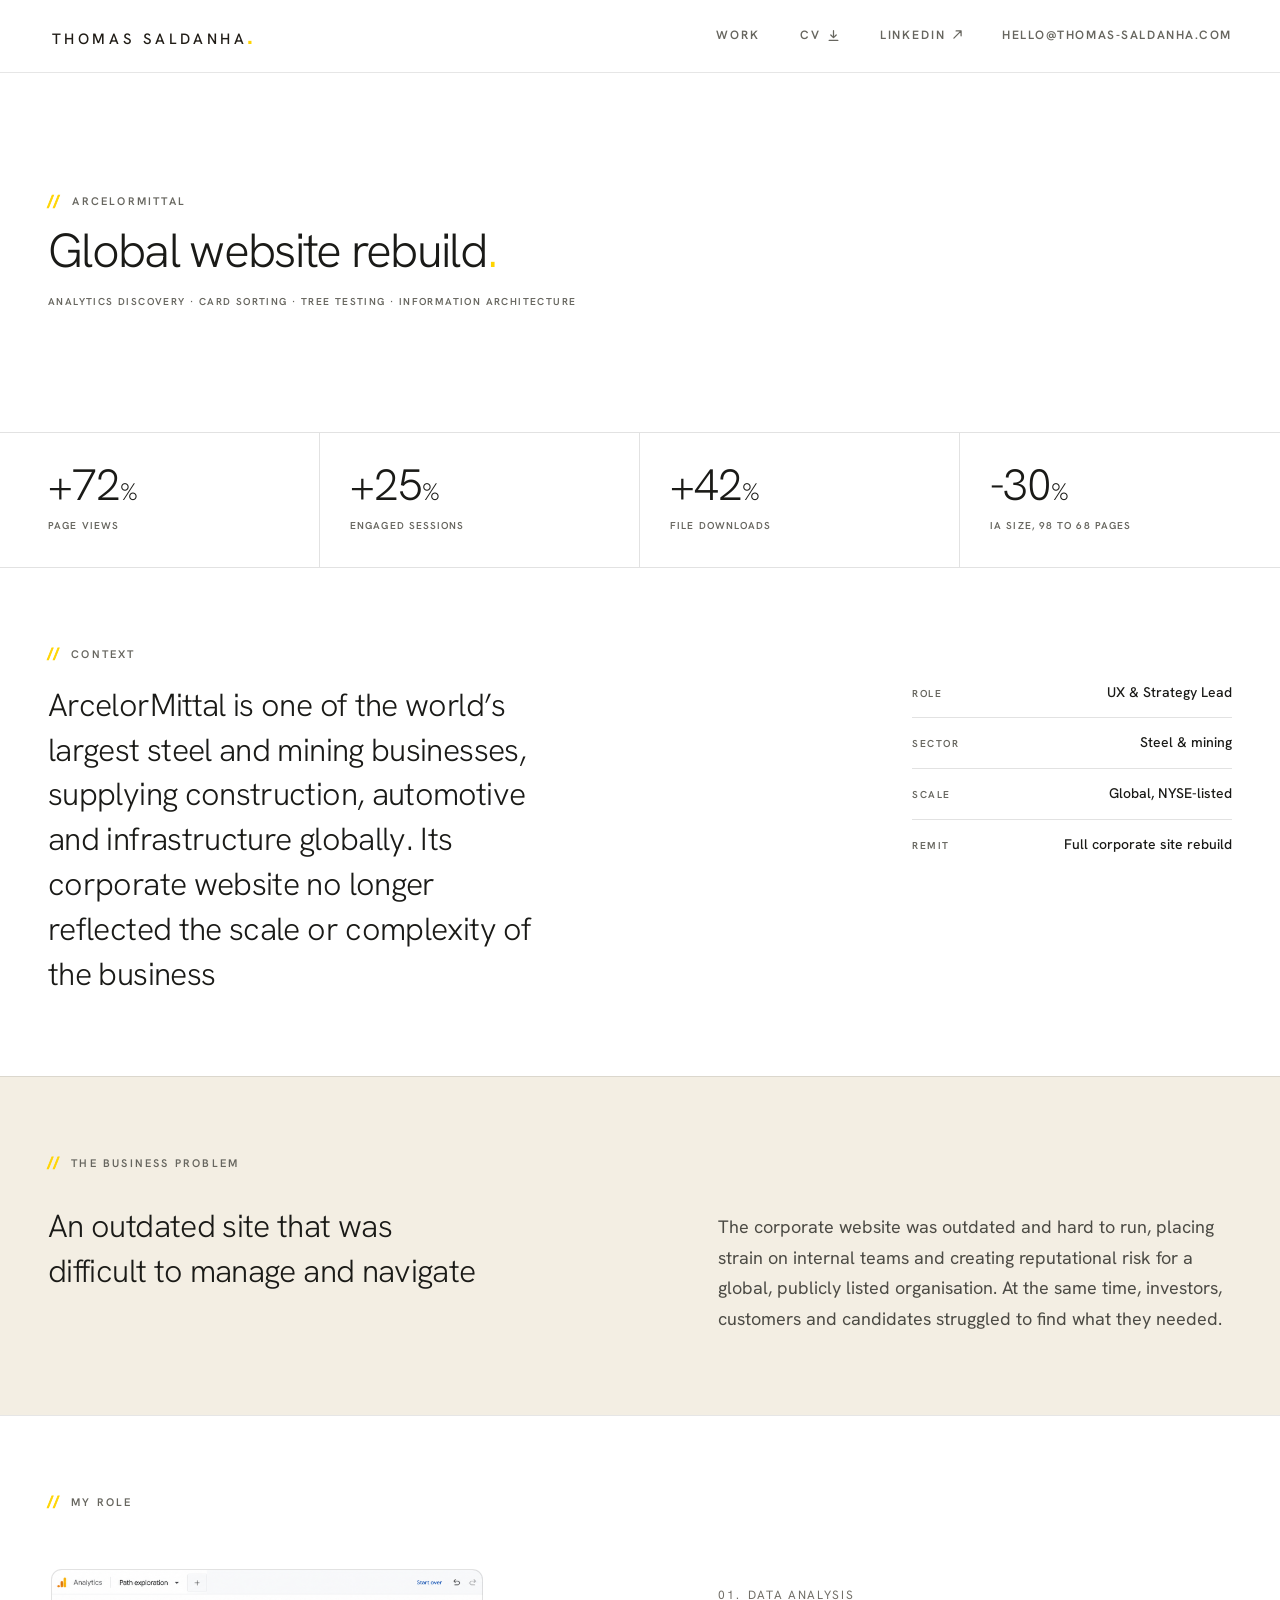
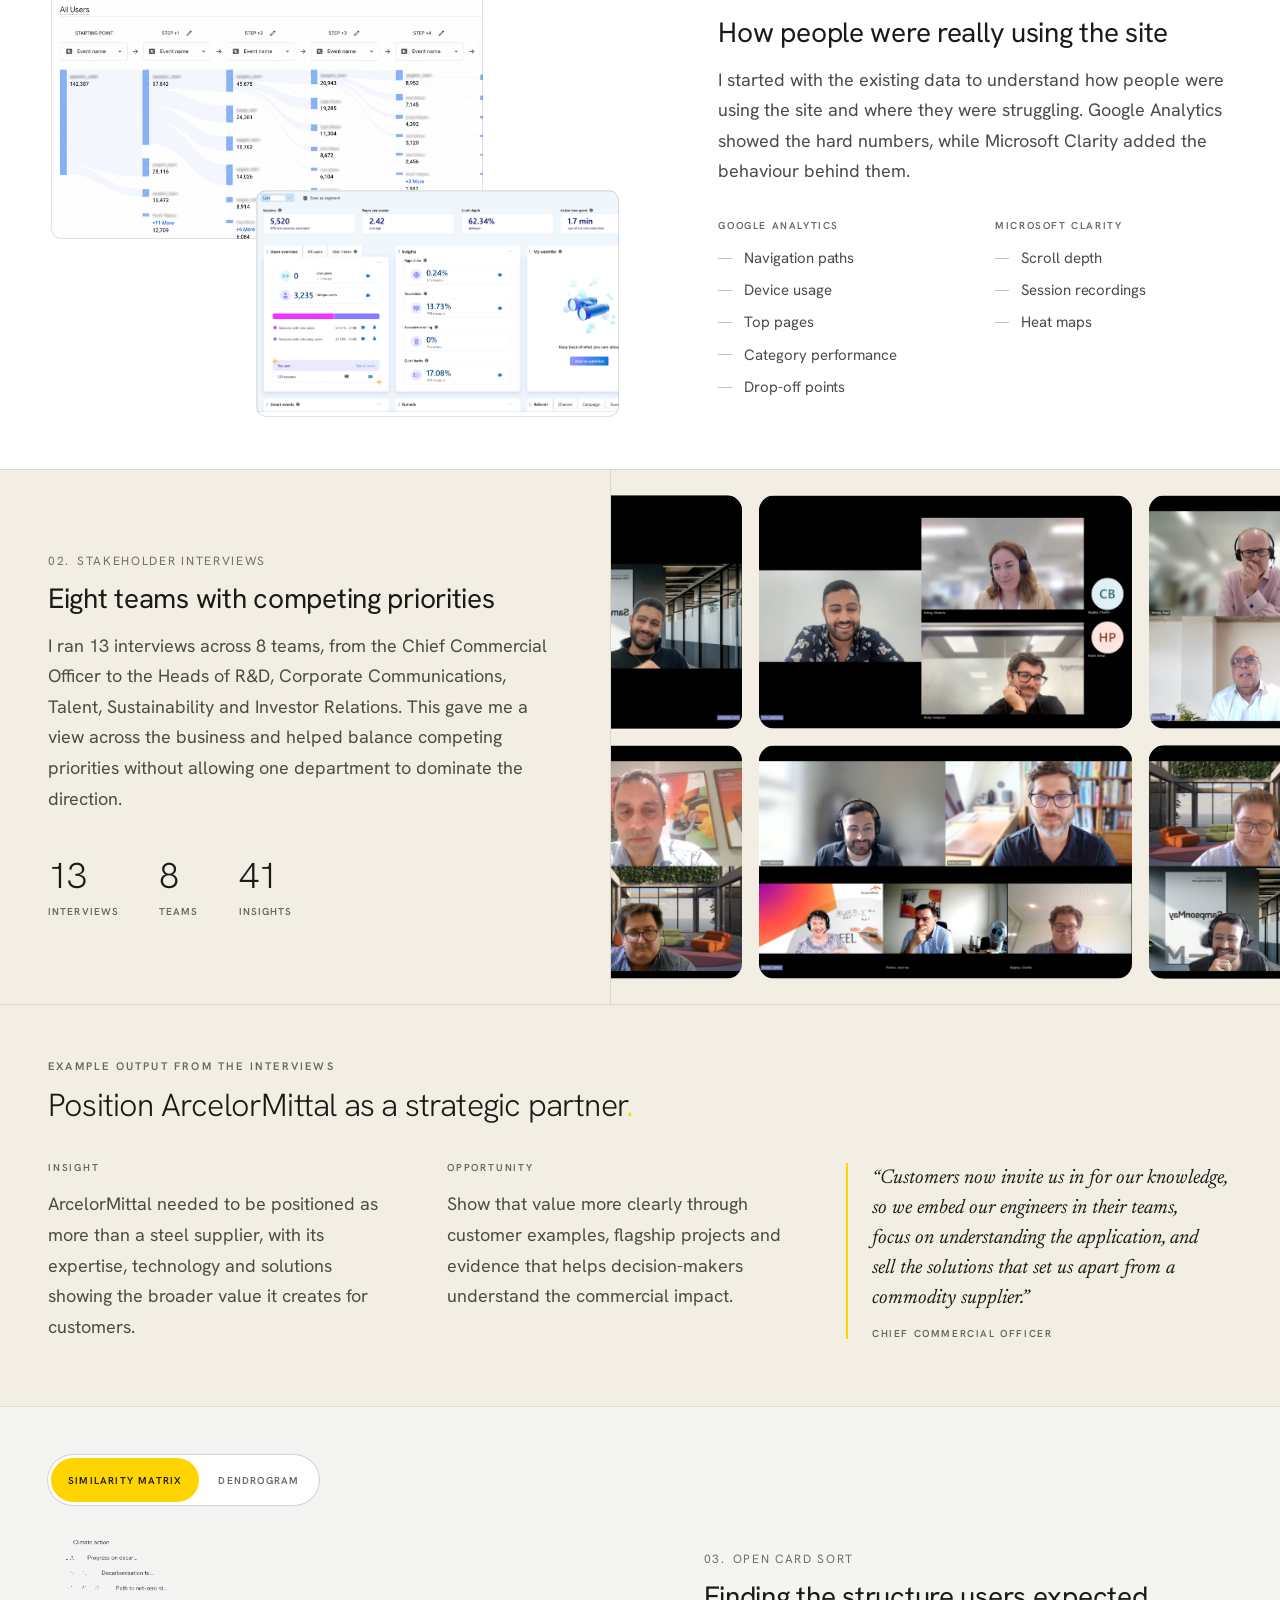
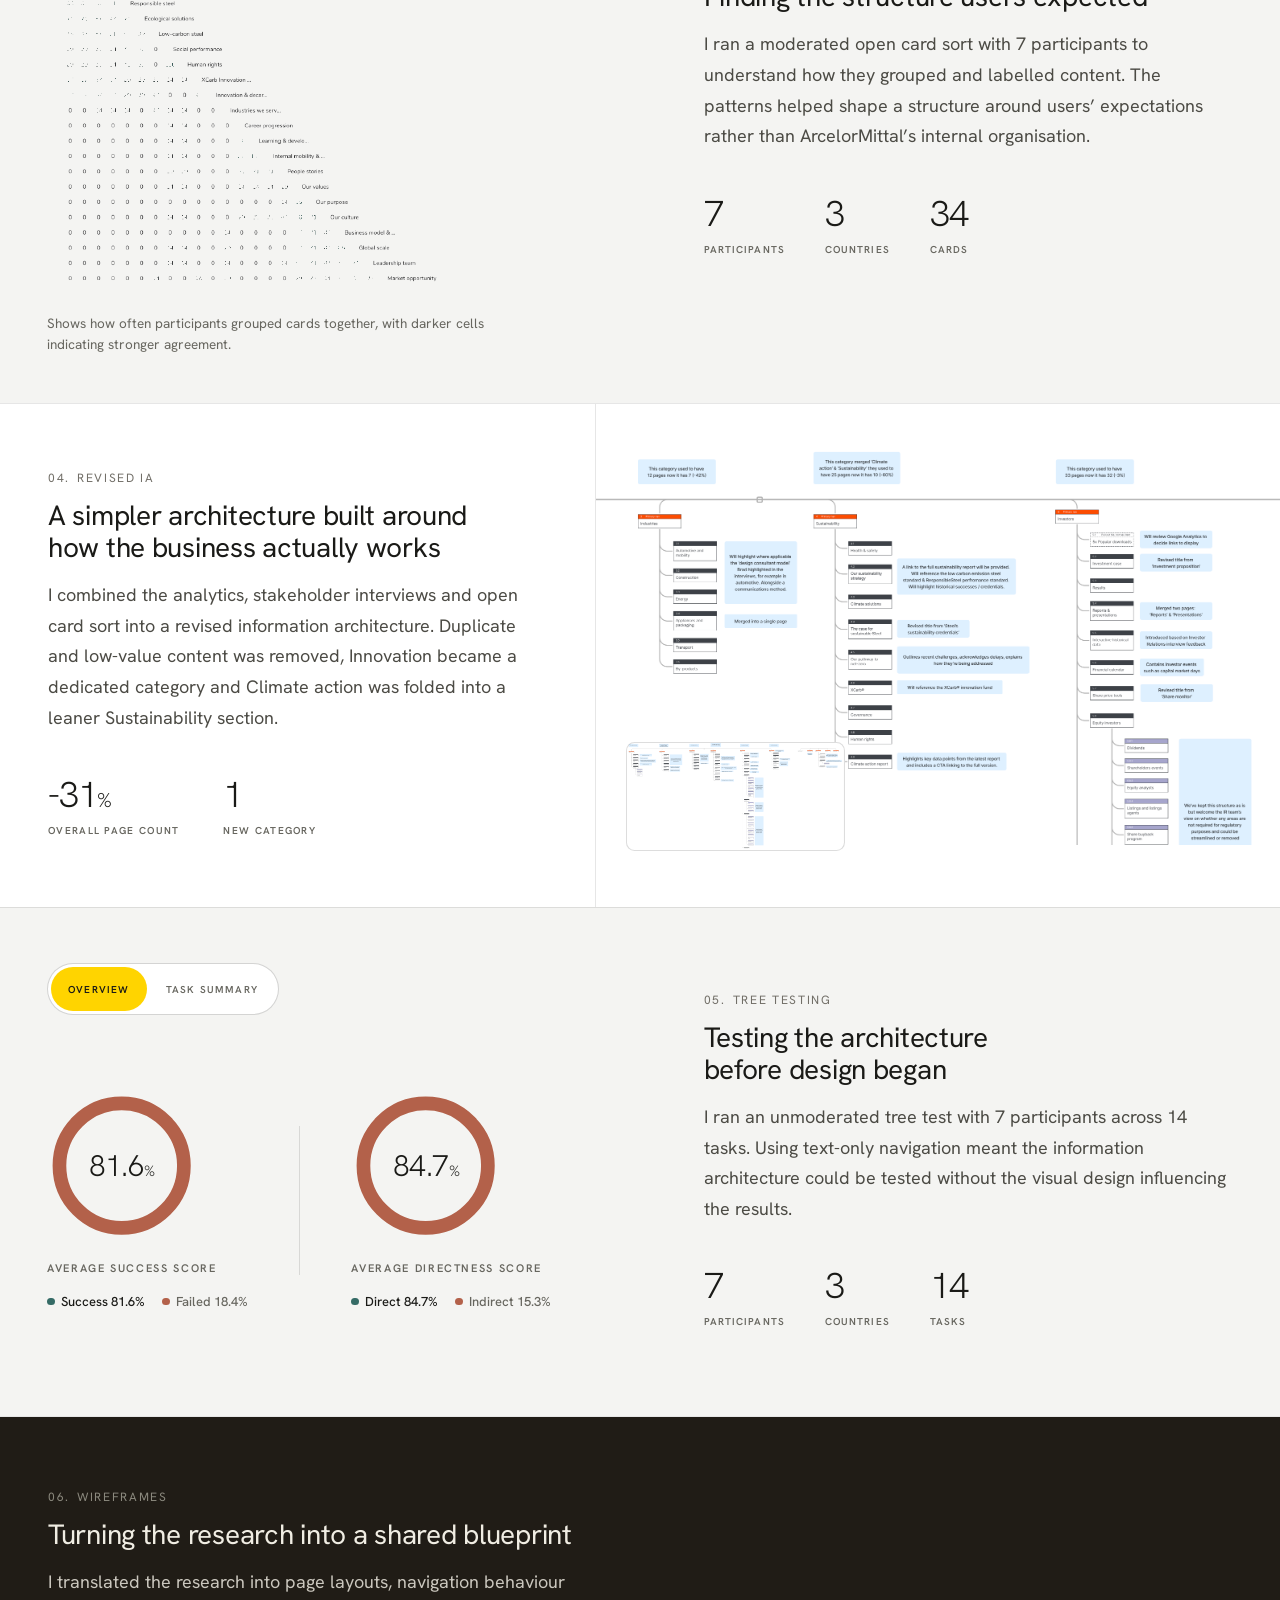
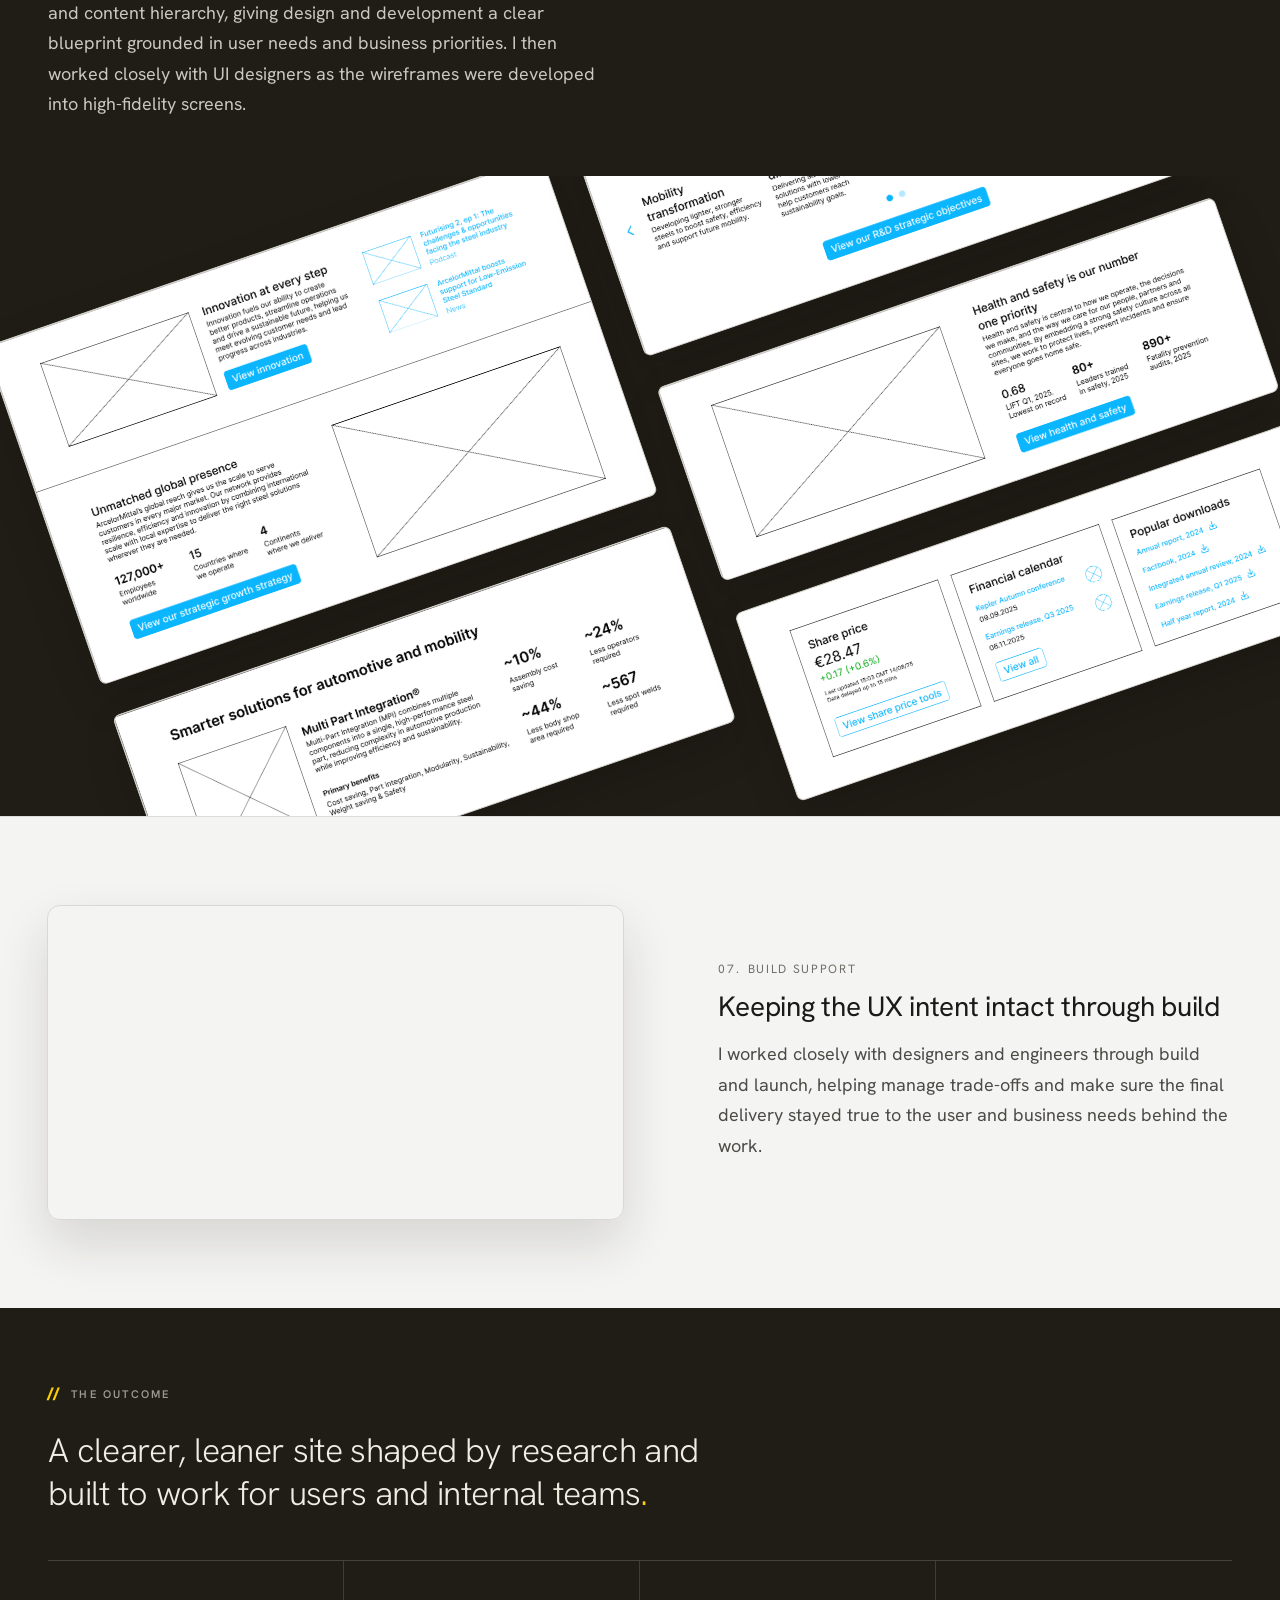
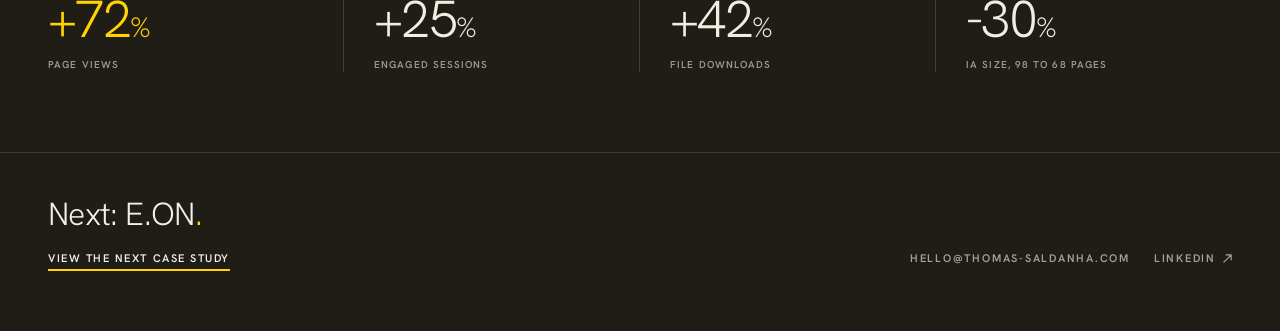
<file: work/arcelormittal/index.html>
<!DOCTYPE html>
<html lang="en-GB">
<head>
<meta charset="utf-8">
<meta name="viewport" content="width=device-width, initial-scale=1">
<title>Global website rebuild · ArcelorMittal · Thomas Saldanha</title>
<meta name="description" content="Rebuilding a global steel manufacturer’s website around how the business actually operates: analytics discovery, card sorting, tree testing and a new IA.">
<!-- Canonical and share metadata. These are the only ABSOLUTE urls on the site;
     every other path is relative. Open Graph requires it: a relative og:image or
     og:url is ignored by every crawler, so they cannot follow the site's usual
     convention. This also means the share preview only resolves once the site is
     live at www.uxtom.co.uk. -->
<link rel="canonical" href="https://www.uxtom.co.uk/work/arcelormittal/">
<meta property="og:type" content="website">
<meta property="og:site_name" content="Thomas Saldanha">
<meta property="og:locale" content="en_GB">
<meta property="og:url" content="https://www.uxtom.co.uk/work/arcelormittal/">
<meta property="og:title" content="Global website rebuild · ArcelorMittal · Thomas Saldanha">
<meta property="og:description" content="Rebuilding a global steel manufacturer’s website around how the business actually operates: analytics discovery, card sorting, tree testing and a new IA.">
<meta name="twitter:card" content="summary_large_image">
<meta name="twitter:title" content="Global website rebuild · ArcelorMittal · Thomas Saldanha">
<meta name="twitter:description" content="Rebuilding a global steel manufacturer’s website around how the business actually operates: analytics discovery, card sorting, tree testing and a new IA.">
<meta property="og:image" content="https://www.uxtom.co.uk/og-image.png">
<meta property="og:image:width" content="1200">
<meta property="og:image:height" content="630">
<meta property="og:image:alt" content="Thomas Saldanha, UX and product design leader. I help teams find clarity in complex problems.">
<meta name="twitter:image" content="https://www.uxtom.co.uk/og-image.png">
<link rel="icon" href="../../favicon.ico" sizes="any">
<link rel="icon" type="image/png" sizes="32x32" href="../../favicon-32.png">
<link rel="icon" type="image/png" sizes="16x16" href="../../favicon-16.png">
<link rel="apple-touch-icon" sizes="180x180" href="../../apple-touch-icon.png">
<link rel="preconnect" href="https://fonts.googleapis.com">
<link rel="preconnect" href="https://fonts.gstatic.com" crossorigin="">
<!-- Newsreader italic is the editorial accent, used on this page by the step 02
     pull quote. JetBrains Mono is in the design files' font link but nothing on
     this page uses it, so it is not loaded. -->
<link href="https://fonts.googleapis.com/css2?family=Hanken+Grotesk:wght@300;400;500;600;700&amp;family=Newsreader:ital,opsz,wght@1,6..72,400;1,6..72,500&amp;display=swap" rel="stylesheet">
<link rel="stylesheet" href="../../styles.css">
<script>
/* Breakpoint contract (SHIP-MANIFEST.md), identical to the homepage:
     >= 1200px  the desktop design, bands edge to edge, content column capped at
                1680px (all of that is in styles.css, no JS involved)
     900–1199px the same desktop design, scaled proportionally to the viewport
     < 900px    the mobile design, its 440px column growing fluidly

   The 900–1199px band is a geometric scale, not a re-layout: the page is laid
   out at 1200px, the bottom of the desktop band, and then transformed, so
   nothing re-wraps and 1199px is continuous with 1200px. 1200px is also where
   this page's content column is 1104px, the width the desktop design was drawn
   at, so the build and the design line up there exactly. .viewport carries the
   resulting height (and clips the layout overflow, `clip` rather than `hidden`
   so it never becomes a scroll container that could jump on keyboard focus).

   The video boot is the second half: the design file plays the two videos from
   its authoring runtime's lifecycle hook, which does not ship. autoplay/muted/
   playsinline already cover every current browser; this only retries a play()
   that a power-saving mode refused. */
(function(){
  var W = 1200, MIN = 900, root = document.documentElement, page, host, last;

  /* Figures scale uniformly with the column. --k is the only thing computed
     here: a figure cell's current width over data-fit, the width it had at the
     authored 1200px. The CSS then zooms the cell by it, so everything inside
     keeps its authored geometry and simply paints larger. It has to be computed
     in script because CSS cannot divide one length by another.

     Measuring the zoomed element is not circular: zoom scales an element's
     contents, not the box its parent lays out, so the rect stays the track
     width whatever --k is. data-fit-cap is for the one figure whose band runs
     full bleed, the step 06 collage, which takes its scale from the capped
     column rather than the viewport. */
  function figures(w){
    /* --col is the band content column, 1104px authored and 1584px at the cap.
       Band statements take half of it. Measured here for the same reason as the
       rest: CSS cannot divide one length by another, and a max() written into a
       child would re-resolve its 100% against the child. */
    if (page) page.style.setProperty('--col',
      (Math.min(page.getBoundingClientRect().width, 1680) - 96).toFixed(2) + 'px');
    document.querySelectorAll('[data-fit]').forEach(function(el){
      if (w < MIN){ el.style.removeProperty('--k'); return; }
      var box = el.getBoundingClientRect().width;
      var cap = parseFloat(el.getAttribute('data-fit-cap'));
      if (cap) box = Math.min(box, cap);
      var k = Math.max(1, box / parseFloat(el.getAttribute('data-fit')));
      el.style.setProperty('--k', k.toFixed(4));
    });
  }

  function fit(){
    page = page || document.querySelector('.page');
    host = host || document.querySelector('.viewport');
    /* The breakpoint has to be decided the way the media query decides it.
       A media query measures innerWidth, which includes a classic scrollbar;
       documentElement.clientWidth excludes it. Between them the CSS served the
       desktop design while this script still thought it was mobile, so .page
       stayed 1200px wide, unscaled, inside an 885px viewport and .viewport
       clipped the right third away. So: innerWidth picks the design, and
       clientWidth, the box the page actually has to fit in, sets the scale. */
    var w = innerWidth || root.clientWidth,
        s = w >= MIN ? Math.min(1, root.clientWidth / W) : 1;
    if (s !== last){ root.style.setProperty('--page-scale', String(s)); last = s; }
    figures(w);
    if (page && host) host.style.height = s < 1 ? Math.ceil(page.offsetHeight * s) + 'px' : '';
  }
  fit();
  addEventListener('resize', fit);
  addEventListener('load', fit);
  document.addEventListener('DOMContentLoaded', function(){
    fit();
    /* catches height changes from font/image load and width changes that fire no
       resize event, such as the scrollbar appearing */
    if (window.ResizeObserver){
      var ro = new ResizeObserver(fit);
      ro.observe(document.querySelector('.page'));
      ro.observe(root);
    }
    var tries = 0;
    (function boot(){
      var pending = 0;
      document.querySelectorAll('video[data-hero]').forEach(function(v){
        if (!v.paused) return;
        pending++;
        var p = v.play();
        if (p && p.catch) p.catch(function(){});
      });
      if (pending && ++tries < 25) setTimeout(boot, 150);
    })();
  });
})();
</script>
<!-- Microsoft Clarity, project y4a8k7mdho. Session recording and heatmaps.
     Loads async and injects its own tag, so it cannot block first paint; it sits
     at the end of <head> so it never competes with the stylesheet or the fonts
     for the connection. The only third-party request on the site besides Google
     Fonts. Sets cookies and records behaviour, so it is in scope for GDPR
     consent: there is no cookie banner on this site, which was a deliberate
     call, not an oversight. -->
<script type="text/javascript">
    (function(c,l,a,r,i,t,y){
        c[a]=c[a]||function(){(c[a].q=c[a].q||[]).push(arguments)};
        t=l.createElement(r);t.async=1;t.src="https://www.clarity.ms/tag/"+i;
        y=l.getElementsByTagName(r)[0];y.parentNode.insertBefore(t,y);
    })(window, document, "clarity", "script", "y4a8k7mdho");
</script>
</head>
<body>

<div class="viewport">
<div class="page page--cs">

  <header class="nav nav--cs">
    <a class="brand" href="../../">Thomas Saldanha<span class="brand-dot">.</span></a>
    <nav class="nav-links">
      <a href="../../#work"><span>Work</span></a>
      <a class="nav-cv" href="../../cv/thomas-saldanha-cv.pdf" target="_blank" rel="noopener"><span>CV</span><svg width="13" height="13" viewBox="0 0 24 24" fill="none" stroke="currentColor" stroke-width="2.3" stroke-linecap="round" stroke-linejoin="round" class="dl13" aria-hidden="true"><path d="M12 3v12"></path><path d="M7 11l5 5 5-5"></path><path d="M4 21h16"></path></svg></a>
      <a class="nav-linkedin" href="https://www.linkedin.com/in/thomassaldanha/" target="_blank" rel="noopener"><span>LinkedIn</span><svg width="9" height="9" viewBox="0 0 10 10" fill="none" class="ext9" aria-hidden="true"><path d="M1 9L9 1M9 1H3.5M9 1V6.5" stroke="currentColor" stroke-width="1.4" stroke-linecap="round" stroke-linejoin="round"></path></svg></a>
      <a class="nav-email" href="mailto:hello@thomas-saldanha.com"><span>hello@thomas-saldanha.com</span></a>
    </nav>
    <button class="nav-burger" type="button" data-nav-toggle aria-label="Open menu" aria-expanded="false" aria-controls="nav-menu"><span></span><span></span></button>
  </header>

  <!-- cover -->
  <section class="cs-cover">
    <div class="cs-cover-copy">
      <div class="kicker-row"><span class="mark">//</span><span class="kicker kicker--cs">ArcelorMittal</span></div>
      <h1 class="cs-title">Global website rebuild<span class="cs-dot">.</span></h1>
      <div class="cs-disc">Analytics discovery · Card sorting · Tree testing · Information architecture</div>
    </div>
    <div class="cs-cover-media" data-fit="600">
      <div class="cs-cover-frame">
        <video class="cs-cover-video" data-hero src="../../images/arcelormittal-hero.mp4" autoplay muted loop playsinline preload="auto"></video>
      </div>
    </div>
  </section>

  <!-- metric strip -->
  <div class="cs-metrics">
    <div class="cs-metric"><div class="cs-metric-n">+72<span class="cs-metric-u">%</span></div><div class="cs-metric-l">Page views</div></div>
    <div class="cs-metric"><div class="cs-metric-n">+25<span class="cs-metric-u">%</span></div><div class="cs-metric-l">Engaged sessions</div></div>
    <div class="cs-metric"><div class="cs-metric-n">+42<span class="cs-metric-u">%</span></div><div class="cs-metric-l">File downloads</div></div>
    <div class="cs-metric"><div class="cs-metric-n">-30<span class="cs-metric-u">%</span></div><div class="cs-metric-l">IA size, 98 to 68 pages</div></div>
  </div>

  <!-- context -->
  <section class="cs-context">
    <div class="cs-context-main">
      <div class="kicker-row kicker-row--cs"><span class="mark mark--sm">//</span><span class="kicker kicker--cs">Context</span></div>
      <p class="cs-statement">ArcelorMittal is one of the world’s largest steel and mining businesses, supplying construction, automotive and infrastructure globally. Its corporate website no longer reflected the scale or complexity of the business</p>
    </div>
    <div class="cs-meta">
      <div class="cs-meta-row"><span class="cs-meta-k">Role</span><span class="cs-meta-v">UX &amp; Strategy Lead</span></div>
      <div class="cs-meta-row"><span class="cs-meta-k">Sector</span><span class="cs-meta-v">Steel &amp; mining</span></div>
      <div class="cs-meta-row"><span class="cs-meta-k">Scale</span><span class="cs-meta-v">Global, NYSE-listed</span></div>
      <div class="cs-meta-row"><span class="cs-meta-k">Remit</span><span class="cs-meta-v">Full corporate site rebuild</span></div>
    </div>
  </section>

  <!-- the business problem -->
  <section class="cs-problem">
    <div class="kicker-row"><span class="mark mark--sm">//</span><span class="kicker kicker--cs">The business problem</span></div>
    <div class="cs-problem-grid">
      <p class="cs-statement">An outdated site that was difficult to manage and navigate</p>
      <div class="cs-problem-body">
        <p class="cs-body">The corporate website was outdated and hard to run, placing strain on internal teams and creating reputational risk for a global, publicly listed organisation. At the same time, investors, customers and candidates struggled to find what they needed.</p>
      </div>
    </div>
  </section>

  <!-- my role -->
  <section class="cs-lead">
    <div class="kicker-row"><span class="mark mark--sm">//</span><span class="kicker kicker--cs">My role</span></div>
  </section>

  <!-- STEP 01 · Data analysis -->
  <section class="cs-step am-s01">
    <div class="cs-step-copy">
      <div class="cs-marker"><span class="cs-marker-n">01.</span><span class="cs-marker-t">Data analysis</span></div>
      <h2 class="cs-step-title">How people were really using the site</h2>
      <p class="cs-step-body">I started with the existing data to understand how people were using the site and where they were struggling. Google Analytics showed the hard numbers, while Microsoft Clarity added the behaviour behind them.</p>
      <div class="am-cols">
        <div>
          <div class="am-col-l">Google Analytics</div>
          <div class="am-list">
            <div class="am-list-i"><span class="am-dash"></span><span class="am-list-t">Navigation paths</span></div>
            <div class="am-list-i"><span class="am-dash"></span><span class="am-list-t">Device usage</span></div>
            <div class="am-list-i"><span class="am-dash"></span><span class="am-list-t">Top pages</span></div>
            <div class="am-list-i"><span class="am-dash"></span><span class="am-list-t">Category performance</span></div>
            <div class="am-list-i"><span class="am-dash"></span><span class="am-list-t">Drop-off points</span></div>
          </div>
        </div>
        <div>
          <div class="am-col-l">Microsoft Clarity</div>
          <div class="am-list">
            <div class="am-list-i"><span class="am-dash"></span><span class="am-list-t">Scroll depth</span></div>
            <div class="am-list-i"><span class="am-dash"></span><span class="am-list-t">Session recordings</span></div>
            <div class="am-list-i"><span class="am-dash"></span><span class="am-list-t">Heat maps</span></div>
          </div>
        </div>
      </div>
    </div>
    <div class="am-s01-media" data-fit="628.5714">
      <div class="am-s01-figs">
        <div class="am-fig am-fig--ga"></div>
        <div class="am-fig am-fig--clarity"></div>
      </div>
    </div>
  </section>

  <!-- STEP 02 · Stakeholder interviews -->
  <section class="am-s02">
    <div class="am-s02-grid">
      <div class="cs-step-copy">
        <div class="cs-marker"><span class="cs-marker-n">02.</span><span class="cs-marker-t">Stakeholder interviews</span></div>
        <h2 class="cs-step-title">Eight teams with competing priorities</h2>
        <p class="cs-step-body">I ran 13 interviews across 8 teams, from the Chief Commercial Officer to the Heads of R&amp;D, Corporate Communications, Talent, Sustainability and Investor Relations. This gave me a view across the business and helped balance competing priorities without allowing one department to dominate the direction.</p>
        <div class="cs-stats cs-stats--s02">
          <div class="cs-stat"><div class="cs-stat-n">13</div><div class="cs-stat-l">Interviews</div></div>
          <div class="cs-stat"><div class="cs-stat-n">8</div><div class="cs-stat-l">Teams</div></div>
          <div class="cs-stat"><div class="cs-stat-n">41</div><div class="cs-stat-l">Insights</div></div>
        </div>
      </div>
      <div class="am-s02-media" data-fit="628.5714">
        <div class="am-s02-wall">
          <div class="am-s02-thumbs">
            <div class="am-thumb"><img class="am-flip" src="../../images/interview-call-1.png" alt="Interview session"></div>
            <div class="am-thumb"><img src="../../images/interview-call-2.png" alt="Interview session"></div>
            <div class="am-thumb"><img src="../../images/interview-call-5.png" alt="Interview session"></div>
            <div class="am-thumb"><img src="../../images/interview-call-4.png" alt="Interview session"></div>
            <div class="am-thumb"><img src="../../images/interview-call-3.png" alt="Interview session"></div>
            <div class="am-thumb"><img class="am-flip" src="../../images/interview-call-6.png" alt="Interview session"></div>
          </div>
        </div>
      </div>
    </div>

    <div class="am-s02-out">
      <div class="am-out-label">Example output from the interviews</div>
      <h2 class="am-out-title">Position ArcelorMittal as a strategic partner<span class="cs-dot">.</span></h2>
      <div class="am-out-grid">
        <div class="am-out-col">
          <div class="am-out-l">Insight</div>
          <p class="cs-body am-out-p">ArcelorMittal needed to be positioned as more than a steel supplier, with its expertise, technology and solutions showing the broader value it creates for customers.</p>
        </div>
        <div class="am-out-col">
          <div class="am-out-l">Opportunity</div>
          <p class="cs-body am-out-p">Show that value more clearly through customer examples, flagship projects and evidence that helps decision-makers understand the commercial impact.</p>
        </div>
        <blockquote class="am-quote">
          <p class="am-quote-p">“Customers now invite us in for our knowledge, so we embed our engineers in their teams, focus on understanding the application, and sell the solutions that set us apart from a commodity supplier.”</p>
          <div class="am-quote-a">Chief Commercial Officer</div>
        </blockquote>
      </div>
    </div>
  </section>

  <!-- STEP 03 · Open card sort -->
  <section class="cs-step am-s03">
    <div class="cs-step-copy">
      <div class="cs-marker"><span class="cs-marker-n">03.</span><span class="cs-marker-t">Open card sort</span></div>
      <h2 class="cs-step-title">Finding the structure users expected</h2>
      <p class="cs-step-body">I ran a moderated open card sort with 7 participants to understand how they grouped and labelled content. The patterns helped shape a structure around users’ expectations rather than ArcelorMittal’s internal organisation.</p>
      <div class="cs-stats cs-stats--s03">
        <div class="cs-stat"><div class="cs-stat-n">7</div><div class="cs-stat-l">Participants</div></div>
        <div class="cs-stat"><div class="cs-stat-n">3</div><div class="cs-stat-l">Countries</div></div>
        <div class="cs-stat"><div class="cs-stat-n">34</div><div class="cs-stat-l">Cards</div></div>
      </div>
    </div>
    <div class="am-s03-viz" data-fit="614.6341">
      <div class="cs-tabs">
        <div class="cs-tabtrack">
          <button data-tabgroup="cs03" data-view="matrix" data-on="font:600 10px 'Hanken Grotesk';letter-spacing:.12em;text-transform:uppercase;color:#1a1a17;background:#ffd400;border:none;border-radius:100px;padding:9px 17px;cursor:pointer" data-off="font:600 10px 'Hanken Grotesk';letter-spacing:.12em;text-transform:uppercase;color:#67665f;background:transparent;border:none;border-radius:100px;padding:9px 17px;cursor:pointer" style="font:600 10px 'Hanken Grotesk';letter-spacing:.12em;text-transform:uppercase;color:#1a1a17;background:#ffd400;border:none;border-radius:100px;padding:9px 17px;cursor:pointer">Similarity matrix</button>
          <button data-tabgroup="cs03" data-view="dendro" data-on="font:600 10px 'Hanken Grotesk';letter-spacing:.12em;text-transform:uppercase;color:#1a1a17;background:#ffd400;border:none;border-radius:100px;padding:9px 17px;cursor:pointer" data-off="font:600 10px 'Hanken Grotesk';letter-spacing:.12em;text-transform:uppercase;color:#67665f;background:transparent;border:none;border-radius:100px;padding:9px 17px;cursor:pointer" style="font:600 10px 'Hanken Grotesk';letter-spacing:.12em;text-transform:uppercase;color:#67665f;background:transparent;border:none;border-radius:100px;padding:9px 17px;cursor:pointer">Dendrogram</button>
        </div>
      </div>
      <div class="cs-fig">
      <div class="am-panelbox">
        <div class="am-panel" data-panelgroup="cs03" data-view="matrix">
          <div class="am-chart"><div class="am-chart-inner">
            <img alt="" class="am-chart-img" src="../../images/cardsort-matrix-axis.png">
            <img alt="" class="am-chart-img" src="../../images/cardsort-matrix-data.png" data-reveal="down">
          </div></div>
        </div>
        <div class="am-panel" data-panelgroup="cs03" data-view="dendro" style="display:none">
          <div class="am-chart"><div class="am-chart-inner">
            <img alt="" class="am-chart-img am-chart-img--fit" src="../../images/cardsort-dendro-axis.png">
            <img alt="" class="am-chart-img am-chart-img--fit" src="../../images/cardsort-dendro-data.png" data-reveal="right">
          </div></div>
        </div>
      </div>
      </div>
      <div class="am-cap" data-panelgroup="cs03" data-view="matrix"><p class="am-cap-p">Shows how often participants grouped cards together, with darker cells indicating stronger agreement.</p></div>
      <div class="am-cap" data-panelgroup="cs03" data-view="dendro" style="display:none"><p class="am-cap-p">Shows the same patterns as clusters, making it easier to see which content naturally belongs together.</p></div>
    </div>
  </section>

  <!-- STEP 04 · Revised IA -->
  <section class="cs-step am-s04">
    <div class="cs-step-copy">
      <div class="cs-marker"><span class="cs-marker-n">04.</span><span class="cs-marker-t">Revised IA</span></div>
      <h2 class="cs-step-title">A simpler architecture built around how the business actually works</h2>
      <p class="cs-step-body">I combined the analytics, stakeholder interviews and open card sort into a revised information architecture. Duplicate and low-value content was removed, Innovation became a dedicated category and Climate action was folded into a leaner Sustainability section.</p>
      <div class="cs-stats cs-stats--s04">
        <div class="cs-stat"><div class="cs-stat-n">-31<span class="cs-stat-u">%</span></div><div class="cs-stat-l cs-stat-l--wide">Overall page count</div></div>
        <div class="cs-stat"><div class="cs-stat-n">1</div><div class="cs-stat-l cs-stat-l--wide">New category</div></div>
      </div>
    </div>
    <div class="am-s04-media" data-fit="641.8605">
      <div class="am-ia">
        <div class="am-ia-close"></div>
        <div class="am-ia-ctx"></div>
      </div>
    </div>
  </section>

  <!-- STEP 05 · Tree testing -->
  <section class="cs-step am-s05">
    <div class="cs-step-copy">
      <div class="cs-marker"><span class="cs-marker-n">05.</span><span class="cs-marker-t">Tree testing</span></div>
      <h2 class="cs-step-title">Testing the architecture before design began</h2>
      <p class="cs-step-body">I ran an unmoderated tree test with 7 participants across 14 tasks. Using text-only navigation meant the information architecture could be tested without the visual design influencing the results.</p>
      <div class="cs-stats cs-stats--s05">
        <div class="cs-stat"><div class="cs-stat-n">7</div><div class="cs-stat-l">Participants</div></div>
        <div class="cs-stat"><div class="cs-stat-n">3</div><div class="cs-stat-l">Countries</div></div>
        <div class="cs-stat"><div class="cs-stat-n">14</div><div class="cs-stat-l">Tasks</div></div>
      </div>
    </div>
    <div class="am-s05-viz" data-fit="614.6341">
      <div class="cs-tabs">
        <div class="cs-tabtrack">
          <button data-tabgroup="tt05" data-view="ov" data-on="font:600 10px 'Hanken Grotesk';letter-spacing:.12em;text-transform:uppercase;color:#1a1a17;background:#ffd400;border:none;border-radius:100px;padding:9px 17px;cursor:pointer" data-off="font:600 10px 'Hanken Grotesk';letter-spacing:.12em;text-transform:uppercase;color:#67665f;background:transparent;border:none;border-radius:100px;padding:9px 17px;cursor:pointer" style="font:600 10px 'Hanken Grotesk';letter-spacing:.12em;text-transform:uppercase;color:#1a1a17;background:#ffd400;border:none;border-radius:100px;padding:9px 17px;cursor:pointer">Overview</button>
          <button data-tabgroup="tt05" data-view="ts" data-on="font:600 10px 'Hanken Grotesk';letter-spacing:.12em;text-transform:uppercase;color:#1a1a17;background:#ffd400;border:none;border-radius:100px;padding:9px 17px;cursor:pointer" data-off="font:600 10px 'Hanken Grotesk';letter-spacing:.12em;text-transform:uppercase;color:#67665f;background:transparent;border:none;border-radius:100px;padding:9px 17px;cursor:pointer" style="font:600 10px 'Hanken Grotesk';letter-spacing:.12em;text-transform:uppercase;color:#67665f;background:transparent;border:none;border-radius:100px;padding:9px 17px;cursor:pointer">Task summary</button>
        </div>
      </div>

      <div class="am-tt-panels cs-fig">
        <div class="am-tt-ovwrap"><div class="am-tt-ov" data-panelgroup="tt05" data-view="ov" data-disp="flex">
          <div class="am-donuts">
            <div class="am-donut">
              <div class="am-ring">
                <svg viewBox="0 0 120 120" class="am-ring-svg" aria-hidden="true">
                  <circle cx="60" cy="60" r="50" class="am-ring-track"></circle>
                  <circle cx="60" cy="60" r="50" class="am-ring-arc" stroke-dasharray="314.2" style="stroke-dashoffset:57.8" data-arc data-c="314.2" data-off="57.8" data-delay="0"></circle>
                </svg>
                <div class="am-ring-c"><div class="am-ring-n">81.6<span class="am-ring-u">%</span></div></div>
              </div>
              <div class="am-tt-meta">
                <div class="am-tt-lab">Average success score</div>
                <div class="am-legend">
                  <span class="am-leg"><span class="am-dot am-dot--ds"></span>Success 81.6%</span>
                  <span class="am-leg am-leg--mut"><span class="am-dot am-dot--df"></span>Failed 18.4%</span>
                </div>
              </div>
            </div>
            <div class="am-tt-div"></div>
            <div class="am-donut">
              <div class="am-ring">
                <svg viewBox="0 0 120 120" class="am-ring-svg" aria-hidden="true">
                  <circle cx="60" cy="60" r="50" class="am-ring-track"></circle>
                  <circle cx="60" cy="60" r="50" class="am-ring-arc" stroke-dasharray="314.2" style="stroke-dashoffset:48.1" data-arc data-c="314.2" data-off="48.1" data-delay="180"></circle>
                </svg>
                <div class="am-ring-c"><div class="am-ring-n">84.7<span class="am-ring-u">%</span></div></div>
              </div>
              <div class="am-tt-meta">
                <div class="am-tt-lab">Average directness score</div>
                <div class="am-legend">
                  <span class="am-leg"><span class="am-dot am-dot--ds"></span>Direct 84.7%</span>
                  <span class="am-leg am-leg--mut"><span class="am-dot am-dot--df"></span>Indirect 15.3%</span>
                </div>
              </div>
            </div>
          </div>
        </div></div>

        <div class="am-tt-tswrap"><div class="m-chartfit"><div class="am-tt-tsinner">
          <div class="am-tt-ts" data-panelgroup="tt05" data-view="ts" data-disp="flex" style="display:none">
            <div class="am-bars-wrap">
              <div class="am-bars">
                <div class="am-bar-row"><span class="am-bar-l">Task 1</span><div class="am-bar-track"><div class="am-seg am-seg--ds" data-bar data-w="72.00%" data-delay="0" style="width:72.00%"></div><div class="am-seg am-seg--is" data-bar data-w="14.00%" data-delay="430" style="width:14.00%"></div><div class="am-seg am-seg--df" data-bar data-w="14.00%" data-delay="860" style="width:14.00%"></div></div></div>
                <div class="am-bar-row"><span class="am-bar-l">Task 2</span><div class="am-bar-track"><div class="am-seg am-seg--ds" data-bar data-w="57.00%" data-delay="20" style="width:57.00%"></div><div class="am-seg am-seg--is" data-bar data-w="15.00%" data-delay="450" style="width:15.00%"></div><div class="am-seg am-seg--df" data-bar data-w="14.00%" data-delay="880" style="width:14.00%"></div><div class="am-seg am-seg--if" data-bar data-w="14.00%" data-delay="1310" style="width:14.00%"></div></div></div>
                <div class="am-bar-row"><span class="am-bar-l">Task 3</span><div class="am-bar-track"><div class="am-seg am-seg--ds" data-bar data-w="100.00%" data-delay="40" style="width:100.00%"></div></div></div>
                <div class="am-bar-row"><span class="am-bar-l">Task 4</span><div class="am-bar-track"><div class="am-seg am-seg--ds" data-bar data-w="57.00%" data-delay="60" style="width:57.00%"></div><div class="am-seg am-seg--df" data-bar data-w="43.00%" data-delay="920" style="width:43.00%"></div></div></div>
                <div class="am-bar-row"><span class="am-bar-l">Task 5</span><div class="am-bar-track"><div class="am-seg am-seg--ds" data-bar data-w="72.00%" data-delay="80" style="width:72.00%"></div><div class="am-seg am-seg--df" data-bar data-w="14.00%" data-delay="940" style="width:14.00%"></div><div class="am-seg am-seg--if" data-bar data-w="14.00%" data-delay="1370" style="width:14.00%"></div></div></div>
                <div class="am-bar-row"><span class="am-bar-l">Task 6</span><div class="am-bar-track"><div class="am-seg am-seg--ds" data-bar data-w="72.00%" data-delay="100" style="width:72.00%"></div><div class="am-seg am-seg--df" data-bar data-w="28.00%" data-delay="960" style="width:28.00%"></div></div></div>
                <div class="am-bar-row"><span class="am-bar-l">Task 7</span><div class="am-bar-track"><div class="am-seg am-seg--ds" data-bar data-w="86.00%" data-delay="120" style="width:86.00%"></div><div class="am-seg am-seg--is" data-bar data-w="14.00%" data-delay="550" style="width:14.00%"></div></div></div>
                <div class="am-bar-row"><span class="am-bar-l">Task 8</span><div class="am-bar-track"><div class="am-seg am-seg--ds" data-bar data-w="43.00%" data-delay="140" style="width:43.00%"></div><div class="am-seg am-seg--df" data-bar data-w="43.00%" data-delay="1000" style="width:43.00%"></div><div class="am-seg am-seg--if" data-bar data-w="14.00%" data-delay="1430" style="width:14.00%"></div></div></div>
                <div class="am-bar-row"><span class="am-bar-l">Task 9</span><div class="am-bar-track"><div class="am-seg am-seg--ds" data-bar data-w="86.00%" data-delay="160" style="width:86.00%"></div><div class="am-seg am-seg--is" data-bar data-w="14.00%" data-delay="590" style="width:14.00%"></div></div></div>
                <div class="am-bar-row"><span class="am-bar-l">Task 10</span><div class="am-bar-track"><div class="am-seg am-seg--ds" data-bar data-w="72.00%" data-delay="180" style="width:72.00%"></div><div class="am-seg am-seg--is" data-bar data-w="14.00%" data-delay="610" style="width:14.00%"></div><div class="am-seg am-seg--df" data-bar data-w="14.00%" data-delay="1040" style="width:14.00%"></div></div></div>
                <div class="am-bar-row"><span class="am-bar-l">Task 11</span><div class="am-bar-track"><div class="am-seg am-seg--ds" data-bar data-w="28.00%" data-delay="200" style="width:28.00%"></div><div class="am-seg am-seg--is" data-bar data-w="72.00%" data-delay="630" style="width:72.00%"></div></div></div>
                <div class="am-bar-row"><span class="am-bar-l">Task 12</span><div class="am-bar-track"><div class="am-seg am-seg--ds" data-bar data-w="57.00%" data-delay="220" style="width:57.00%"></div><div class="am-seg am-seg--is" data-bar data-w="14.00%" data-delay="650" style="width:14.00%"></div><div class="am-seg am-seg--df" data-bar data-w="29.00%" data-delay="1080" style="width:29.00%"></div></div></div>
                <div class="am-bar-row"><span class="am-bar-l">Task 13</span><div class="am-bar-track"><div class="am-seg am-seg--ds" data-bar data-w="100.00%" data-delay="240" style="width:100.00%"></div></div></div>
                <div class="am-bar-row"><span class="am-bar-l">Task 14</span><div class="am-bar-track"><div class="am-seg am-seg--ds" data-bar data-w="72.00%" data-delay="260" style="width:72.00%"></div><div class="am-seg am-seg--is" data-bar data-w="14.00%" data-delay="690" style="width:14.00%"></div><div class="am-seg am-seg--df" data-bar data-w="14.00%" data-delay="1120" style="width:14.00%"></div></div></div>
              </div>
              <div class="am-grid" aria-hidden="true">
                <div class="am-gridline am-gridline--25"></div>
                <div class="am-gridline am-gridline--50"></div>
                <div class="am-gridline am-gridline--75"></div>
                <div class="am-gridline am-gridline--100"></div>
              </div>
            </div>
            <div class="am-axis">
              <span class="am-axis-sp"></span>
              <div class="am-axis-t">
                <span class="am-axis-l am-axis-l--25">25%</span>
                <span class="am-axis-l am-axis-l--50">50%</span>
                <span class="am-axis-l am-axis-l--75">75%</span>
                <span class="am-axis-l am-axis-l--100">100%</span>
              </div>
            </div>
            <div class="am-tslegend">
              <span class="am-tsleg"><span class="am-dot am-dot--ds"></span>Direct success</span>
              <span class="am-tsleg"><span class="am-dot am-dot--is"></span>Indirect success</span>
              <span class="am-tsleg"><span class="am-dot am-dot--df"></span>Direct failure</span>
              <span class="am-tsleg"><span class="am-dot am-dot--if"></span>Indirect failure</span>
            </div>
          </div>
        </div></div></div>
      </div>
    </div>
  </section>

  <!-- STEP 06 · Wireframes -->
  <section class="am-s06">
    <div class="am-s06-copy">
      <div class="cs-marker cs-marker--dark"><span class="cs-marker-n">06.</span><span class="cs-marker-t">Wireframes</span></div>
      <h2 class="cs-step-title cs-step-title--dark">Turning the research into a shared blueprint</h2>
      <p class="cs-step-body cs-step-body--dark">I translated the research into page layouts, navigation behaviour and content hierarchy, giving design and development a clear blueprint grounded in user needs and business priorities. I then worked closely with UI designers as the wireframes were developed into high-fidelity screens.</p>
    </div>
    <div class="am-wf" data-wf="reveal" data-fit="1200" data-fit-cap="1680">
      <div class="am-wf-cap"><div class="am-wf-stage">
      <div class="am-wf-overlay"></div>
      <div class="am-wf-track">
        <div class="am-wf-col">
          <div class="am-wf-tile" style="--h0:280;--h1:410"><img class="am-wf-img am-wf-img--wf" src="../../images/mod1-wf.png" alt=""><img class="am-wf-img am-wf-img--d" src="../../images/mod1-d.png" alt=""></div>
          <div class="am-wf-tile" style="--h0:162;--h1:201"><img class="am-wf-img am-wf-img--wf" src="../../images/mod4-wf.png" alt=""><img class="am-wf-img am-wf-img--d" src="../../images/mod4-d.png" alt=""></div>
        </div>
        <div class="am-wf-col">
          <div class="am-wf-tile" style="--h0:176;--h1:324"><img class="am-wf-img am-wf-img--wf" src="../../images/mod3-wf.png" alt=""><img class="am-wf-img am-wf-img--d" src="../../images/mod3-d.png" alt=""></div>
          <div class="am-wf-tile" style="--h0:160;--h1:188"><img class="am-wf-img am-wf-img--wf" src="../../images/mod5-wf.png" alt=""><img class="am-wf-img am-wf-img--d" src="../../images/mod5-d.png" alt=""></div>
          <div class="am-wf-tile" style="--h0:156;--h1:167"><img class="am-wf-img am-wf-img--wf" src="../../images/mod2-wf.png" alt=""><img class="am-wf-img am-wf-img--d" src="../../images/mod2-d.png" alt=""></div>
        </div>
      </div>
      </div></div>
    </div>
  </section>

  <!-- STEP 07 · Build support -->
  <section class="cs-step am-s07">
    <div class="cs-step-copy">
      <div class="cs-marker"><span class="cs-marker-n">07.</span><span class="cs-marker-t">Build support</span></div>
      <h2 class="cs-step-title">Keeping the UX intent intact through build</h2>
      <p class="cs-step-body">I worked closely with designers and engineers through build and launch, helping manage trade-offs and make sure the final delivery stayed true to the user and business needs behind the work.</p>
    </div>
    <div class="am-s07-media" data-fit="628.5714">
      <div class="am-s07-frame">
        <video class="am-s07-video" data-hero src="../../images/dev-build.mp4" autoplay muted loop playsinline preload="auto"></video>
      </div>
    </div>
  </section>

  <!-- the outcome -->
  <section class="cs-outcome">
    <div class="kicker-row"><span class="mark mark--sm">//</span><span class="kicker kicker--cs kicker--dark">The outcome</span></div>
    <p class="cs-outcome-statement">A clearer, leaner site shaped by research and built to work for users and internal teams<span class="cs-dot">.</span></p>
    <div class="cs-outcome-grid">
      <div class="cs-outcome-metric"><div class="cs-outcome-n cs-outcome-n--lead">+72<span class="cs-outcome-u">%</span></div><div class="cs-outcome-l">Page views</div></div>
      <div class="cs-outcome-metric"><div class="cs-outcome-n">+25<span class="cs-outcome-u">%</span></div><div class="cs-outcome-l">Engaged sessions</div></div>
      <div class="cs-outcome-metric"><div class="cs-outcome-n">+42<span class="cs-outcome-u">%</span></div><div class="cs-outcome-l">File downloads</div></div>
      <div class="cs-outcome-metric"><div class="cs-outcome-n">-30<span class="cs-outcome-u">%</span></div><div class="cs-outcome-l">IA size, 98 to 68 pages</div></div>
    </div>
  </section>

  <footer class="cs-footer">
    <div class="cs-footer-main">
      <div class="cs-footer-next">Next: E.ON<span class="cs-dot">.</span></div>
      <a class="cs-footer-link" href="../eon-app-ia/"><span>View the next case study</span></a>
    </div>
    <div class="cs-footer-links">
      <a href="mailto:hello@thomas-saldanha.com"><span>hello@thomas-saldanha.com</span></a>
      <a href="https://www.linkedin.com/in/thomassaldanha/" target="_blank" rel="noopener"><span>LinkedIn</span><svg width="9" height="9" viewBox="0 0 10 10" fill="none" class="ext9 ext9--cs" aria-hidden="true"><path d="M1 9L9 1M9 1H3.5M9 1V6.5" stroke="currentColor" stroke-width="1.4" stroke-linecap="round" stroke-linejoin="round"></path></svg></a>
    </div>
  </footer>

</div>
</div>

<script src="../../cs-interactions.js"></script>

<!-- Mobile menu open state (Nav Options.dc.html, option 2g). A direct child of
     body, outside .viewport, so a transformed .page can never become its
     containing block; display:none above 900px. Driven by nav-menu.js. -->
<div class="nav-menu" id="nav-menu" role="dialog" aria-modal="true" aria-label="Menu" hidden>
  <div class="nav-menu-top">
    <a class="brand" href="../../">Thomas Saldanha<span class="brand-dot">.</span></a>
    <button class="nav-close" type="button" data-nav-close aria-label="Close menu">
      <svg width="17" height="17" viewBox="0 0 18 18" fill="none" aria-hidden="true"><path d="M1 1l16 16M17 1L1 17" stroke="currentColor" stroke-width="1.6" stroke-linecap="round"></path></svg>
    </button>
  </div>
  <nav class="nav-menu-links" aria-label="Site">
    <a href="../../#work"><span class="nav-menu-u">Work</span></a>
    <a href="../../cv/thomas-saldanha-cv.pdf" target="_blank" rel="noopener"><span class="nav-menu-li"><span class="nav-menu-u">CV</span><svg width="16" height="16" viewBox="0 0 24 24" fill="none" stroke="currentColor" stroke-width="2.1" stroke-linecap="round" stroke-linejoin="round" aria-hidden="true"><path d="M12 3v12"></path><path d="M7 11l5 5 5-5"></path><path d="M4 21h16"></path></svg></span></a>
    <a href="https://www.linkedin.com/in/thomassaldanha/" target="_blank" rel="noopener"><span class="nav-menu-li"><span class="nav-menu-u">LinkedIn</span><svg width="10" height="10" viewBox="0 0 10 10" fill="none" class="ext9" aria-hidden="true"><path d="M1 9L9 1M9 1H3.5M9 1V6.5" stroke="currentColor" stroke-width="1.4" stroke-linecap="round" stroke-linejoin="round"></path></svg></span></a>
    <a href="mailto:hello@thomas-saldanha.com"><span class="nav-menu-u">hello@thomas-saldanha.com</span></a>
  </nav>
  <div class="nav-menu-foot">London, United Kingdom</div>
</div>
<script src="../../nav-menu.js"></script>
</body>
</html>
</file>
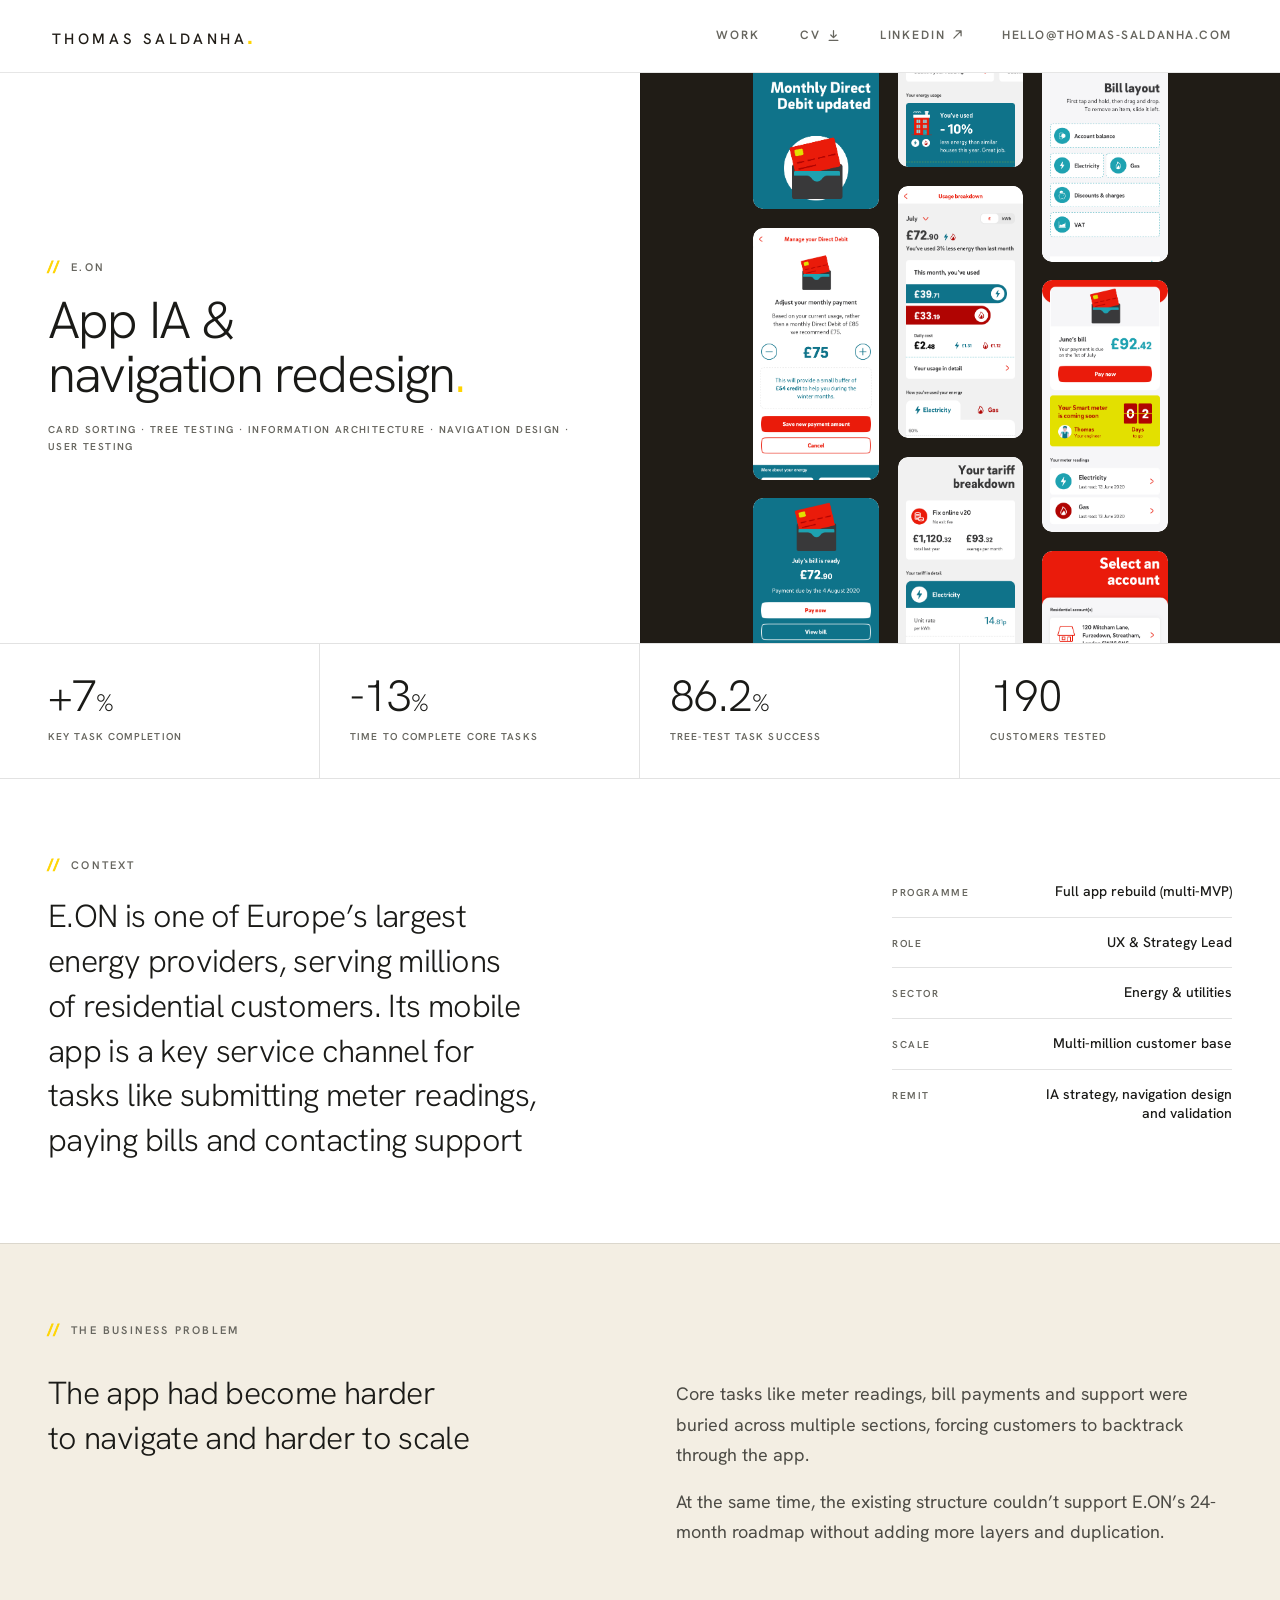
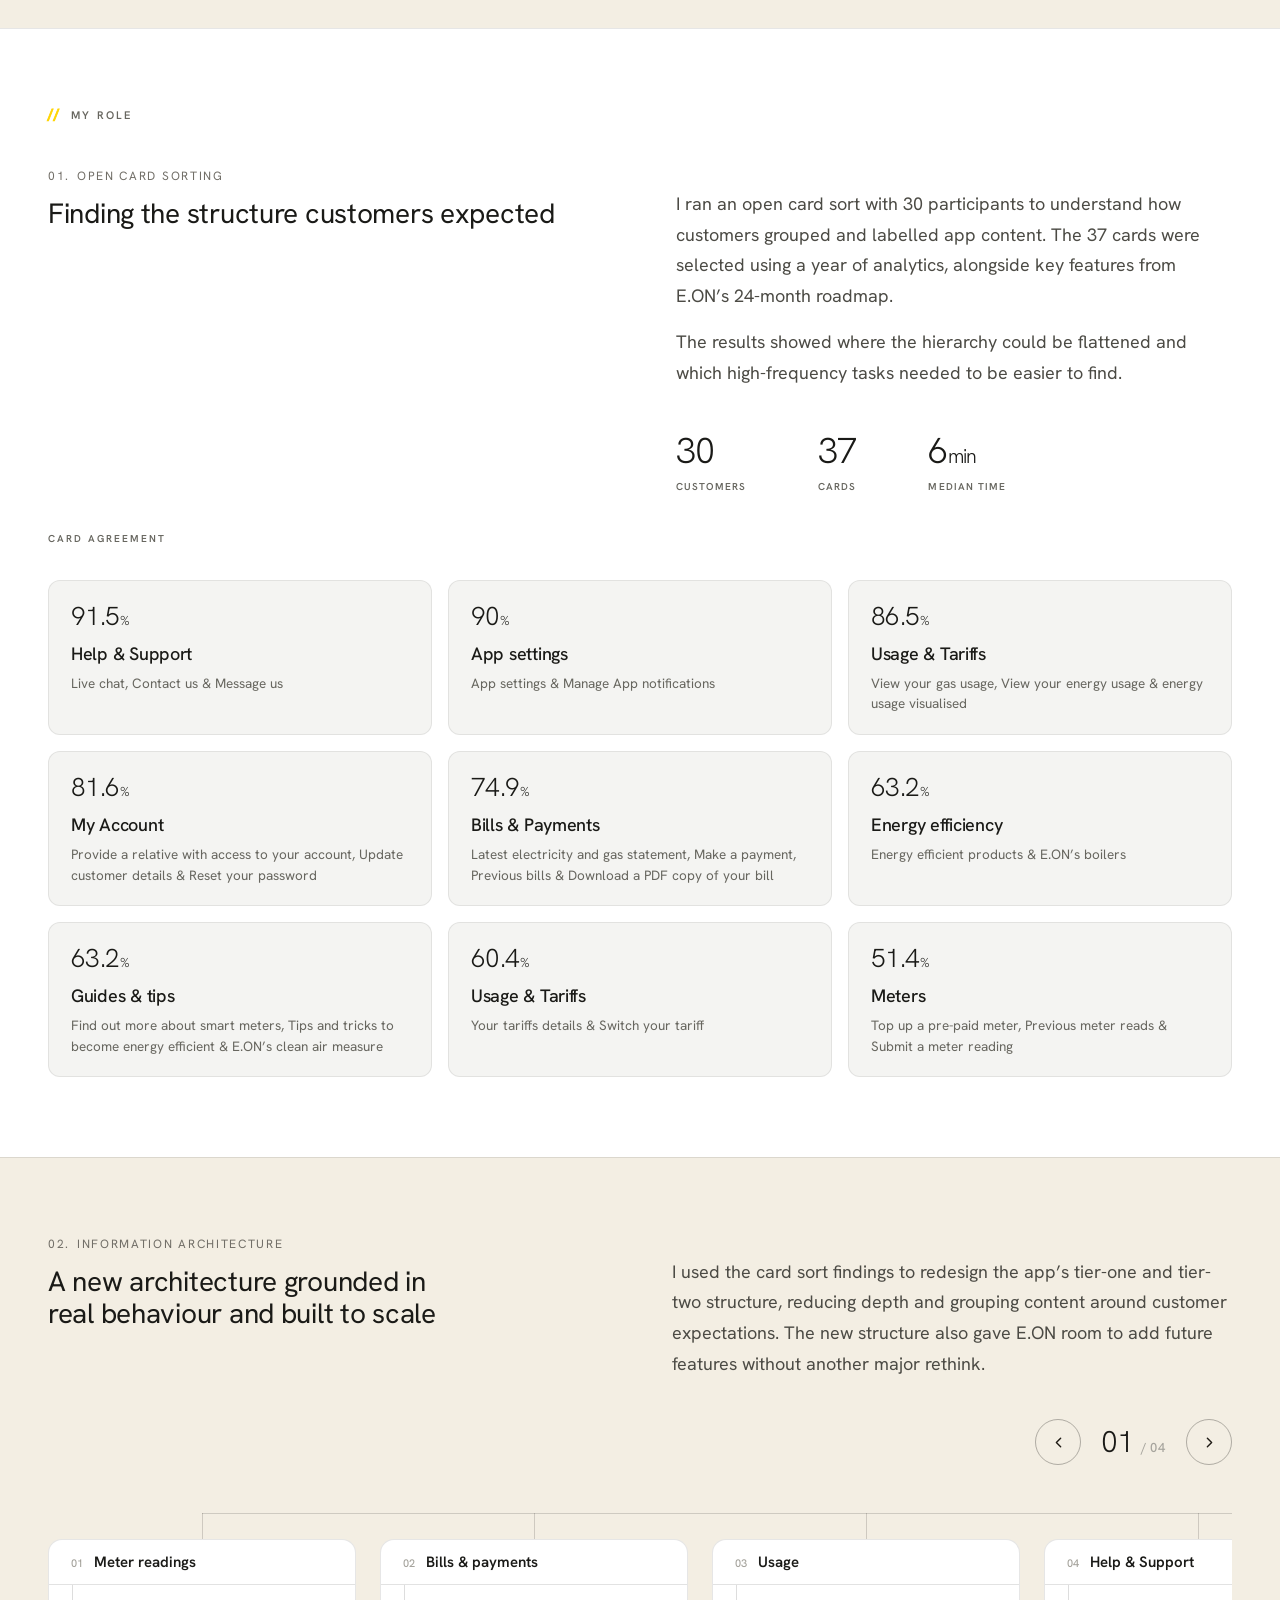
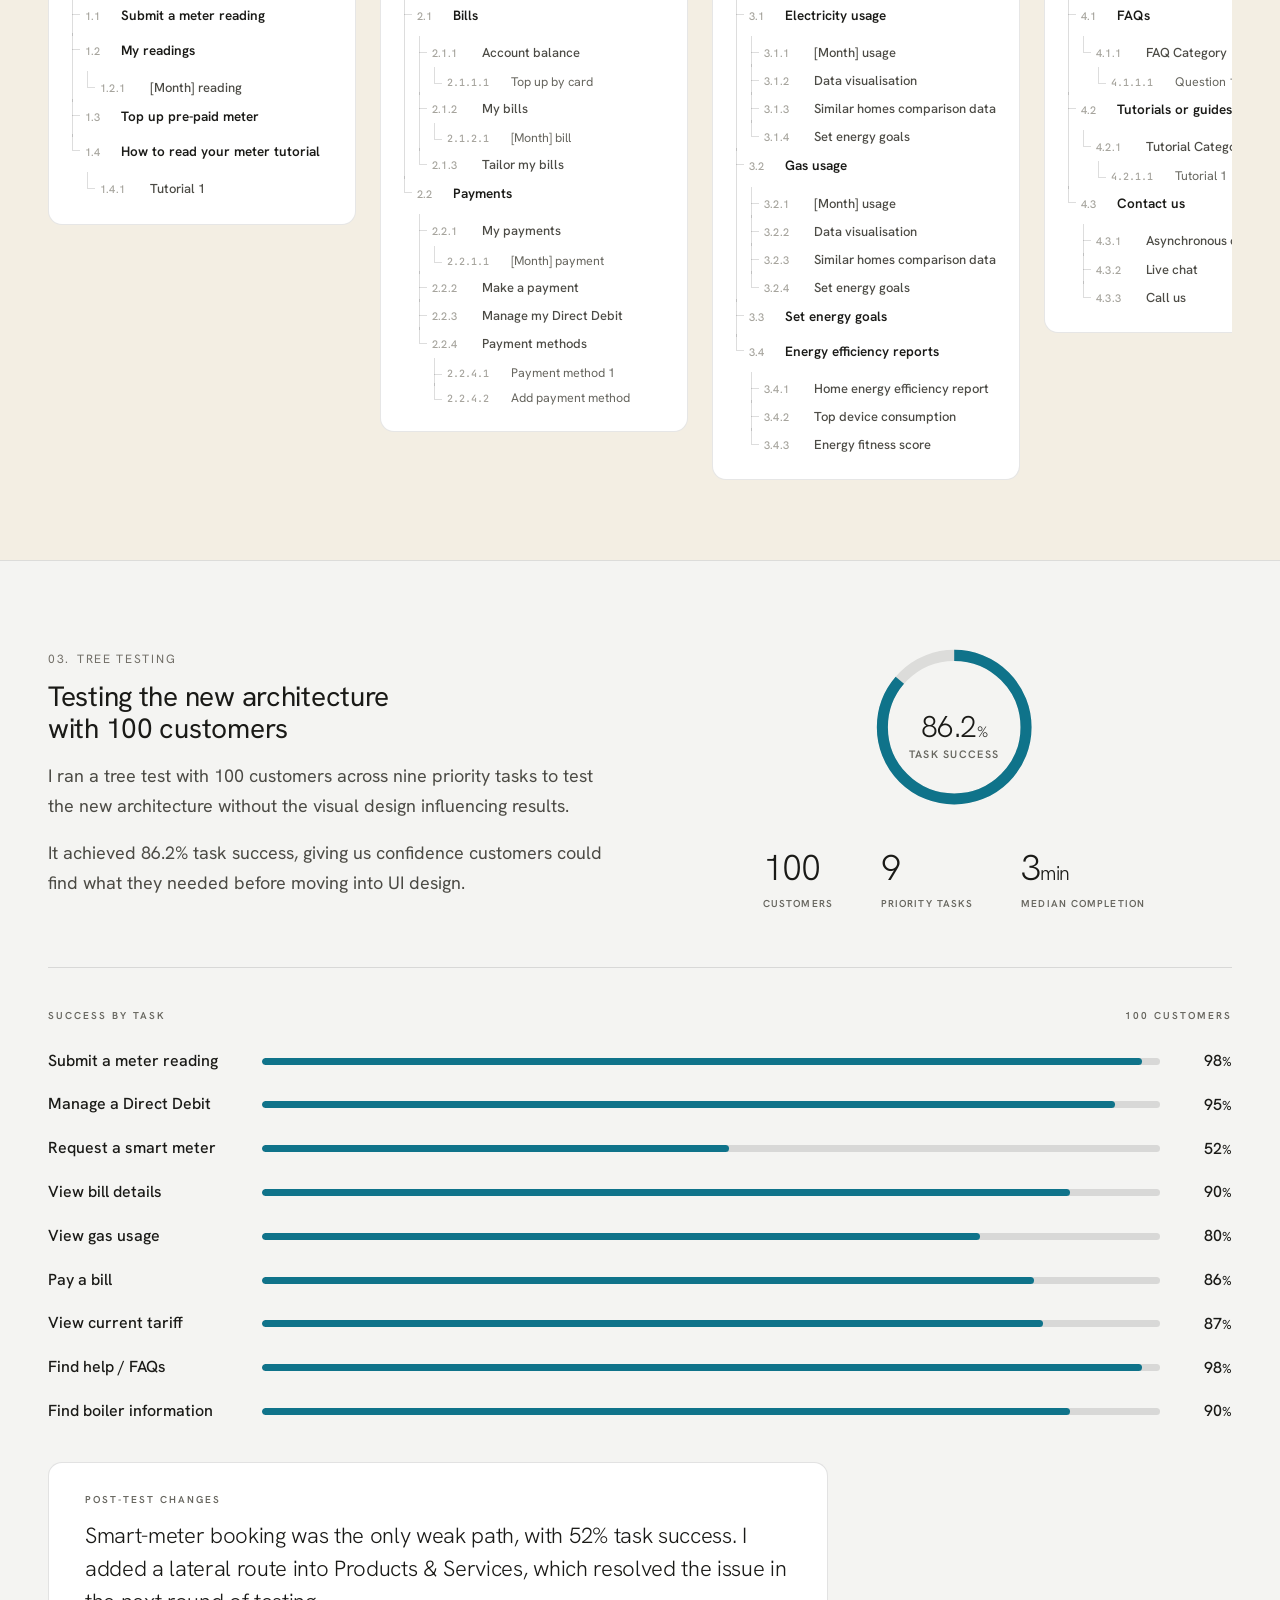
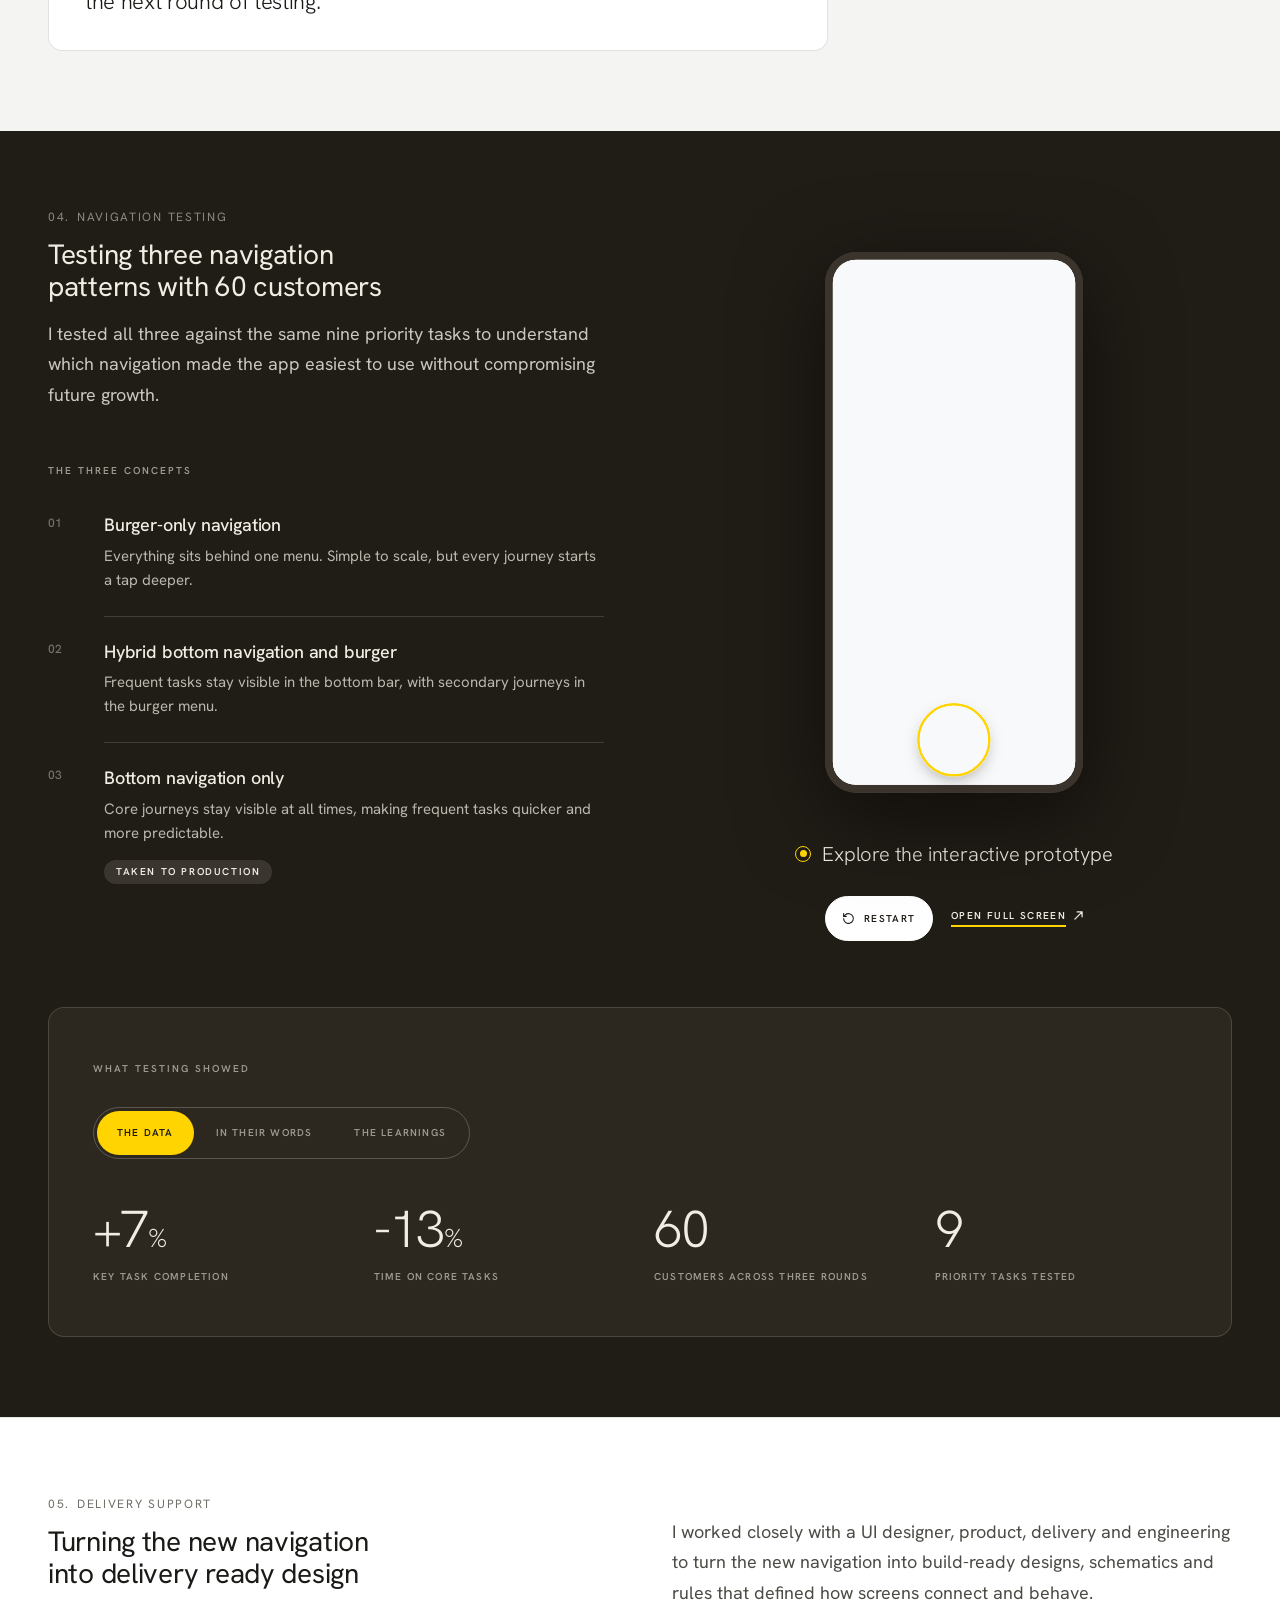
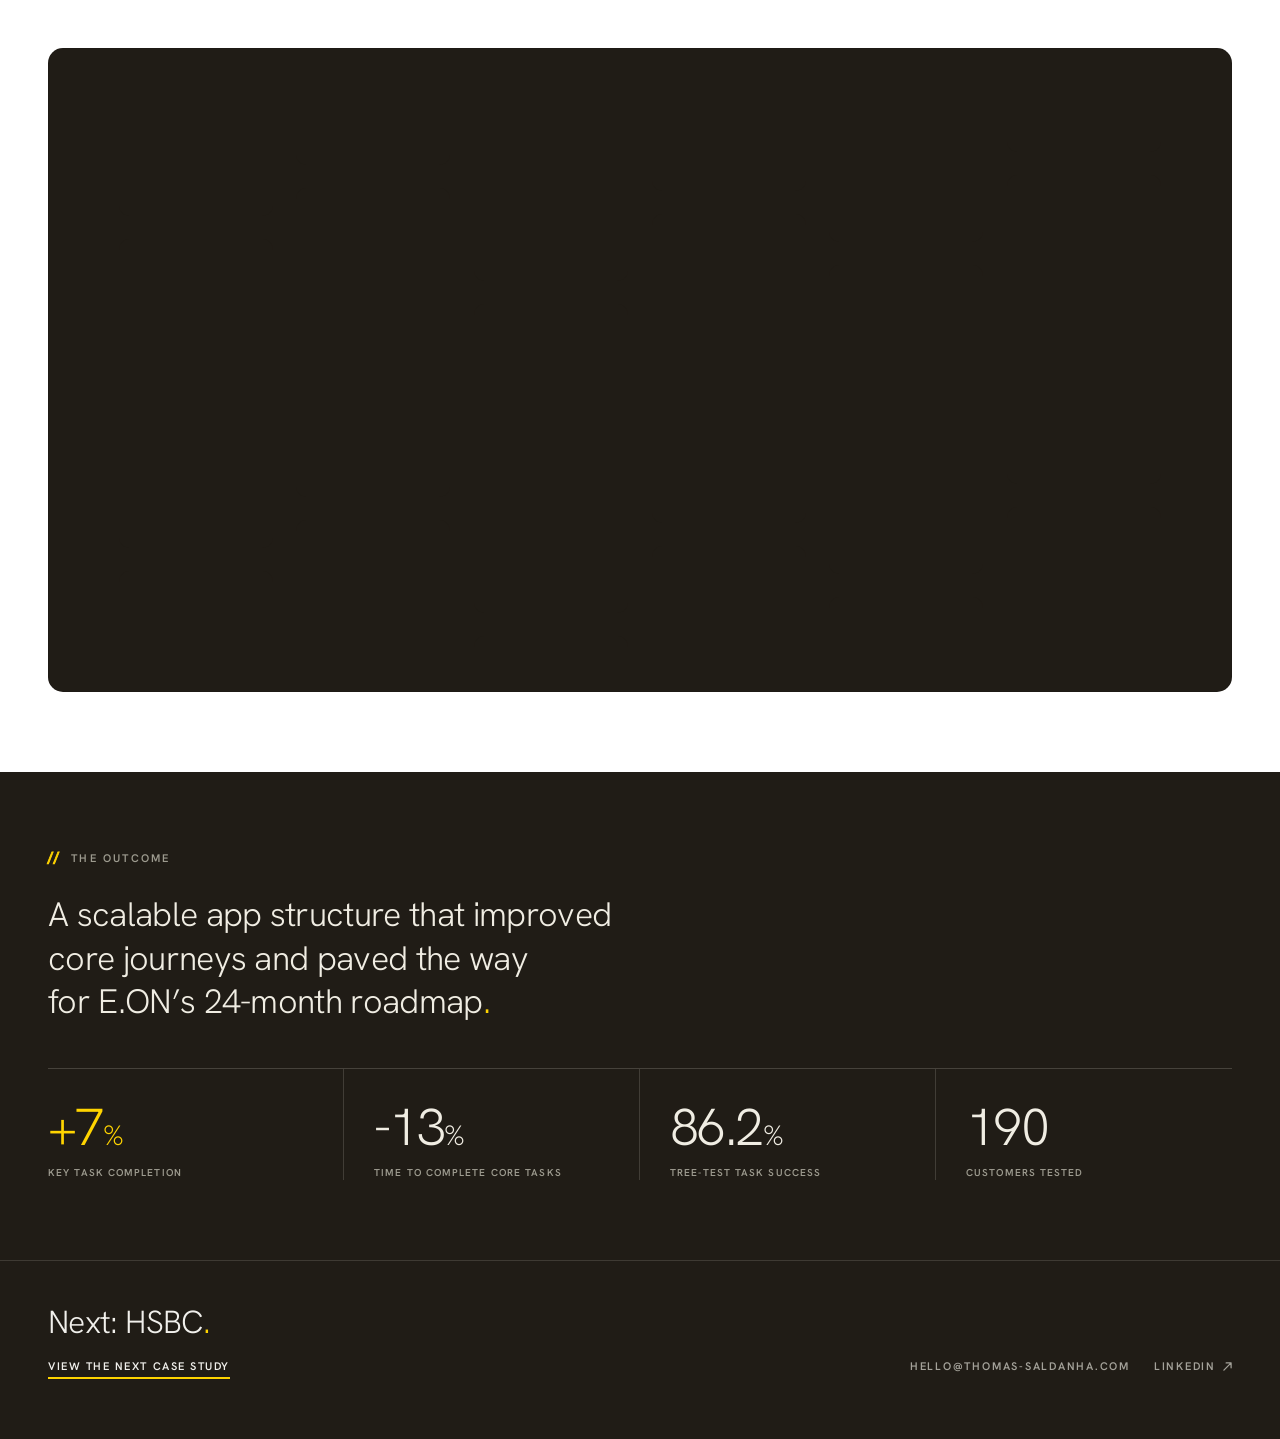
<file: work/eon-app-ia/index.html>
<!DOCTYPE html>
<html lang="en-GB">
<head>
<meta charset="utf-8">
<meta name="viewport" content="width=device-width, initial-scale=1">
<title>App IA &amp; navigation redesign · E.ON · Thomas Saldanha</title>
<meta name="description" content="Card sorting, tree testing and usability research behind a new information architecture for the E.ON energy app.">
<!-- Canonical and share metadata. These are the only ABSOLUTE urls on the site;
     every other path is relative. Open Graph requires it: a relative og:image or
     og:url is ignored by every crawler, so they cannot follow the site's usual
     convention. This also means the share preview only resolves once the site is
     live at www.uxtom.co.uk. -->
<link rel="canonical" href="https://www.uxtom.co.uk/work/eon-app-ia/">
<meta property="og:type" content="website">
<meta property="og:site_name" content="Thomas Saldanha">
<meta property="og:locale" content="en_GB">
<meta property="og:url" content="https://www.uxtom.co.uk/work/eon-app-ia/">
<meta property="og:title" content="App IA &amp; navigation redesign · E.ON · Thomas Saldanha">
<meta property="og:description" content="Card sorting, tree testing and usability research behind a new information architecture for the E.ON energy app.">
<meta name="twitter:card" content="summary_large_image">
<meta name="twitter:title" content="App IA &amp; navigation redesign · E.ON · Thomas Saldanha">
<meta name="twitter:description" content="Card sorting, tree testing and usability research behind a new information architecture for the E.ON energy app.">
<meta property="og:image" content="https://www.uxtom.co.uk/og-image.png">
<meta property="og:image:width" content="1200">
<meta property="og:image:height" content="630">
<meta property="og:image:alt" content="Thomas Saldanha, UX and product design leader. I help teams find clarity in complex problems.">
<meta name="twitter:image" content="https://www.uxtom.co.uk/og-image.png">
<link rel="icon" href="../../favicon.ico" sizes="any">
<link rel="icon" type="image/png" sizes="32x32" href="../../favicon-32.png">
<link rel="icon" type="image/png" sizes="16x16" href="../../favicon-16.png">
<link rel="apple-touch-icon" sizes="180x180" href="../../apple-touch-icon.png">
<link rel="preconnect" href="https://fonts.googleapis.com">
<link rel="preconnect" href="https://fonts.gstatic.com" crossorigin="">
<!-- Newsreader italic is the editorial accent, used here by the step 04 "In
     their words" quotes. Unlike ArcelorMittal and HSBC this page DOES use
     JetBrains Mono: the fourth tier of the step 02 IA trees sets its numbers in
     it, so it is loaded. The design file also asks for Hanken weight 800 for
     the // mark; the rest of the site loads 300–700 and strokes the mark, so
     this page matches them rather than rendering one page's // heavier. -->
<link href="https://fonts.googleapis.com/css2?family=Hanken+Grotesk:wght@300;400;500;600;700&amp;family=Newsreader:ital,opsz,wght@1,6..72,400;1,6..72,500&amp;family=JetBrains+Mono:wght@400;500&amp;display=swap" rel="stylesheet">
<link rel="stylesheet" href="../../styles.css">
<script>
/* Breakpoint contract (SHIP-MANIFEST.md), identical to the homepage and the
   other case studies:
     >= 1200px  the desktop design, bands edge to edge, content column capped at
                1680px (all of that is in styles.css, no JS involved)
     900–1199px the same desktop design, scaled proportionally to the viewport
     < 900px    the mobile design, its 440px column growing fluidly

   The 900–1199px band is a geometric scale, not a re-layout: the page is laid
   out at 1200px, the bottom of the desktop band, and then transformed, so
   nothing re-wraps and 1199px is continuous with 1200px. 1200px is also where
   this page's content column is 1104px, the width the desktop design was drawn
   at, so the build and the design line up there exactly.

   This page carries three things the other two studies do not, all at the
   bottom of this script: the IA carousel's static connector rail, the step 04
   prototype's tap cue, and its Restart control. */
(function(){
  var W = 1200, MIN = 900, root = document.documentElement, page, host, last;

  /* Figures scale uniformly with the column. --k is the only thing computed
     here: a figure cell's current width over data-fit, the width it had at the
     authored 1200px. The CSS then zooms the cell by it, so everything inside
     keeps its authored geometry and simply paints larger. It has to be computed
     in script because CSS cannot divide one length by another.

     Measuring the zoomed element is not circular: zoom scales an element's
     contents, not the box its parent lays out, so the rect stays the track
     width whatever --k is. */
  function figures(w){
    /* --col is the band content column, 1104px authored and 1584px at the cap.
       Band statements take five twelfths of it. Measured here for the same
       reason as the rest: CSS cannot divide one length by another. */
    if (page) page.style.setProperty('--col',
      (Math.min(page.getBoundingClientRect().width, 1680) - 96).toFixed(2) + 'px');
    document.querySelectorAll('[data-fit]').forEach(function(el){
      if (w < MIN){ el.style.removeProperty('--k'); return; }
      var box = el.getBoundingClientRect().width;
      var cap = parseFloat(el.getAttribute('data-fit-cap'));
      if (cap) box = Math.min(box, cap);
      var k = Math.max(1, box / parseFloat(el.getAttribute('data-fit')));
      el.style.setProperty('--k', k.toFixed(4));
    });
  }

  function fit(){
    page = page || document.querySelector('.page');
    host = host || document.querySelector('.viewport');
    /* The breakpoint has to be decided the way the media query decides it.
       A media query measures innerWidth, which includes a classic scrollbar;
       documentElement.clientWidth excludes it. Between them the CSS served the
       desktop design while this script still thought it was mobile, so .page
       stayed 1200px wide, unscaled, inside a narrower viewport and .viewport
       clipped the right third away. So: innerWidth picks the design, and
       clientWidth, the box the page actually has to fit in, sets the scale. */
    var w = innerWidth || root.clientWidth,
        s = w >= MIN ? Math.min(1, root.clientWidth / W) : 1;
    if (s !== last){ root.style.setProperty('--page-scale', String(s)); last = s; }
    figures(w);
    rails();
    if (page && host) host.style.height = s < 1 ? Math.ceil(page.offsetHeight * s) + 'px' : '';
  }

  /* --- carousels: card height + the IA connector rail -----------------------
     Split deliberately into an expensive half and a cheap one, because the
     card's grey box has to be the right height at the INSTANT that card
     arrives, not a beat later.

     measure() is the expensive half. It lifts the track's height and the card
     minimum so every card reports its OWN content height, reads them all, and
     caches the result on the element. It has to lift them first: a card
     padded up to a minimum reports that minimum back, so measuring in place
     would only ever confirm whatever is already applied. Because it reflows
     the track it runs on layout changes only, which is all it needs: load,
     resize, font load.

     applyFit() is the cheap half and measures nothing. It takes the tallest
     card of the page in view straight out of the cache and writes it. Costing
     nothing, it can run on EVERY scroll event instead of behind a debounce,
     and that is what actually fixes the grey box arriving late. A swipe has
     no click to lead it, so with the measurement in this path the sequence
     was scroll, settle, wait out the debounce, then grow.

     The connector rail is positioned here too. It lives inside the track so
     it scrolls with the cards and is never recalculated per page (CLAUDE.md). */
  function measure(t){
    var cards = [].slice.call(t.querySelectorAll('[data-carousel-card]'));
    if (!cards.length || !t.clientWidth) return;
    /* above 900px the card-agreement module is a plain grid, not a track: it
       has no pages, and fitting a grid to its tallest SINGLE card collapses it
       to one row and spills the other two over the next band */
    if (getComputedStyle(t).overflowX !== 'auto'){
      t.style.removeProperty('height');
      t.style.removeProperty('--card-min');
      t.__m = null; t.__applied = 0;
      return;
    }
    var prevAlign = t.style.alignItems, prevH = t.style.height, prevMin = t.style.getPropertyValue('--card-min');
    t.style.alignItems = 'flex-start';
    t.style.removeProperty('height');
    t.style.setProperty('--card-min', '0px');
    var base = cards[0].offsetLeft;
    t.__m = cards.map(function(c){
      return { x: c.offsetLeft - base, w: c.offsetWidth, h: c.offsetHeight };
    });
    var rail = t.querySelector('[data-ia-rail]');
    if (rail){
      var f = cards[0], l = cards[cards.length - 1];
      var x1 = Math.round(f.offsetLeft + f.offsetWidth / 2);
      var x2 = Math.round(l.offsetLeft + l.offsetWidth / 2);
      rail.style.left = x1 + 'px';
      rail.style.width = Math.max(0, x2 - x1) + 'px';
    }
    t.style.alignItems = prevAlign;
    if (prevH) t.style.height = prevH; else t.style.removeProperty('height');
    if (prevMin) t.style.setProperty('--card-min', prevMin); else t.style.removeProperty('--card-min');
    t.__applied = 0;
  }

  /* page is optional: pass it to fit a page the scroll has not reached yet,
     omit it to fit whatever is in view right now. */
  function applyFit(t, page){
    var m = t.__m;
    if (!m || !m.length) return;
    var mh = 0, i;
    if (page != null){
      var per = parseInt(t.getAttribute('data-carousel-perview') || '1', 10) || 1;
      for (i = page * per; i < Math.min(page * per + per, m.length); i++) mh = Math.max(mh, m[i].h);
    } else {
      var sl = t.scrollLeft, cw = t.clientWidth;
      for (i = 0; i < m.length; i++){
        if (m[i].x + m[i].w > sl + 4 && m[i].x < sl + cw - 4) mh = Math.max(mh, m[i].h);
      }
    }
    if (mh <= 8) return;
    var next = Math.ceil(mh);
    if (next === t.__applied) return;      /* the common case: no writes at all */
    t.__applied = next;
    t.style.setProperty('--card-min', next + 'px');
    /* Grow in one step, ease only when shrinking. The track clips vertically
       (overflow-x:auto forces overflow-y to auto), so easing upward would clip
       an incoming taller card on its way in. Shrinking cannot do that, because
       the incoming card is shorter than the height already applied, so that
       direction keeps its easing and the page below settles gently. */
    if (next > (parseFloat(t.style.height) || 0)){
      t.style.transitionProperty = 'none';
      t.style.height = next + 'px';
      void t.offsetHeight;                 /* commit before easing returns */
      t.style.removeProperty('transition-property');
    } else {
      t.style.height = next + 'px';
    }
  }
  /* --- carousel page size ---------------------------------------------------
     Neither track has a fixed page size. The cards hold their authored width at
     every width, so how many fit is a function of the column: three IA cards at
     1200, four at 1440, nearly five at the cap, one on mobile. ts-carousel
     re-reads data-carousel-perview on every call, so it is recomputed here from
     the cards that actually fit and the fraction's total is rewritten to match.

     Left hard-coded at three, as the desktop design has it, the last page's
     scroll target clamps to the end of the track and pages 3 and 4 land in the
     same place (identical at the 1680 cap), and on mobile it paged three cards
     at a time past a one-card viewport. */
  function paging(t){
    var cards = t.querySelectorAll('[data-carousel-card]');
    if (cards.length < 2) return;
    /* Fractional rects, not offsetLeft/offsetWidth: those round to whole
       pixels, and on the card-agreement track, whose cards are a percentage of
       the column, the rounding pushed an exact two-up to 1.99 and paged one
       card at a time. The half-pixel tolerance covers the same case. */
    var r0 = cards[0].getBoundingClientRect(), r1 = cards[1].getBoundingClientRect();
    var pitch = r1.left - r0.left;                           /* card + gap */
    if (pitch <= 0) return;
    var gap = pitch - r0.width;
    /* n cards occupy n*pitch - gap, so n = (clientWidth + gap) / pitch */
    var per = Math.floor((t.clientWidth + gap + 0.5) / pitch);
    per = Math.max(1, Math.min(per, cards.length));
    t.setAttribute('data-carousel-perview', per);
    var total = document.querySelector('[data-carousel-total="' + t.getAttribute('data-carousel-track-el') + '"]');
    if (total) total.textContent = '/ ' + ('0' + Math.ceil(cards.length / per)).slice(-2);
  }

  function rails(){
    document.querySelectorAll('[data-carousel-track-el]').forEach(function(t){
      if (!t.__wired){
        t.__wired = true;
        /* every scroll event, no debounce: applyFit reads the cache and in the
           common case writes nothing, so the card height stays locked to the
           finger through a swipe instead of catching up after it */
        t.addEventListener('scroll', function(){ applyFit(t); }, { passive: true });
      }
      /* same gate as measure: above 900px the card-agreement module is a
         plain grid, so it has no pages and no counter to rewrite */
      if (getComputedStyle(t).overflowX === 'auto') paging(t);
      measure(t);
      applyFit(t);
    });
  }

  /* The height has to LEAD the scroll, not follow it. ts-carousel animates
     scrollLeft over 420ms and the scroll handler above sits another 80ms
     behind it, so fitting after the fact meant a taller card's text arrived
     before the card did and the grey box grew late, a visible two-stage move
     between pages. On a nav click the destination is already known, because
     ts-carousel writes it to dataset.page synchronously, so the track is
     fitted to that page's cards immediately and its height transition runs
     alongside the scroll. Swipes still settle through the scroll handler. */
  addEventListener('click', function(e){
    var nav = e.target.closest && e.target.closest('[data-carousel-nav]');
    if (!nav) return;
    var t = document.querySelector(nav.getAttribute('data-carousel-track') || '');
    if (!t || getComputedStyle(t).overflowX !== 'auto') return;
    /* deferred by a timeout, not a frame: this listener is registered before
       ts-carousel's, so dataset.page is only updated once its handler has run
       later in the same dispatch, and a frame callback would not fire at all
       while the page is in a background or hidden view. */
    setTimeout(function(){ applyFit(t, parseInt(t.dataset.page, 10) || 0); }, 0);
  });

  /* --- step 04 prototype ---------------------------------------------------
     The tap cue sits over the phone until the visitor touches the prototype;
     after that it would be in the way, so the first pointerdown inside the
     frame retires it. Reaching into the frame's document is same-origin here,
     but it is still wrapped: if the prototype has not been dropped in yet the
     access throws and the cue simply stays put rather than breaking the page.
     Restart reloads the frame, which is the only way back to its first screen
     from outside it. */
  function proto(){
    var f = document.getElementById('eon-proto-frame'),
        cue = document.getElementById('eon-cue');
    if (!f || !cue || f.__cueWired) return;
    f.__cueWired = true;
    function arm(){
      var d; try { d = f.contentDocument; } catch (e) { return; }
      if (!d) return;
      function hide(){ cue.style.display = 'none'; }
      d.addEventListener('pointerdown', hide, { capture: true, once: true });
      d.addEventListener('click', hide, { capture: true, once: true });
    }
    f.addEventListener('load', arm);
    try { if (f.contentDocument && f.contentDocument.readyState === 'complete') arm(); } catch (e) {}
    /* a click that lands in a cross-document iframe never reaches this
       document, so a window blur while the frame has focus counts as a tap */
    addEventListener('blur', function(){
      if (document.activeElement === f) cue.style.display = 'none';
    });
    var reset = document.getElementById('eon-proto-reset');
    if (reset) reset.addEventListener('click', function(){
      var s = f.getAttribute('src');
      f.setAttribute('src', 'about:blank');
      requestAnimationFrame(function(){ f.setAttribute('src', s); cue.style.display = ''; });
    });
  }

  fit();
  addEventListener('resize', fit);
  addEventListener('load', fit);
  document.addEventListener('DOMContentLoaded', function(){
    fit();
    proto();
    /* catches height changes from font/image load and width changes that fire
       no resize event, such as the scrollbar appearing */
    if (window.ResizeObserver){
      var ro = new ResizeObserver(fit);
      ro.observe(document.querySelector('.page'));
      ro.observe(root);
    }
    if (document.fonts && document.fonts.ready) document.fonts.ready.then(fit);
    [120, 400, 900].forEach(function(d){ setTimeout(fit, d); });
  });
})();
</script>
<!-- Microsoft Clarity, project y4a8k7mdho. Session recording and heatmaps.
     Loads async and injects its own tag, so it cannot block first paint; it sits
     at the end of <head> so it never competes with the stylesheet or the fonts
     for the connection. The only third-party request on the site besides Google
     Fonts. Sets cookies and records behaviour, so it is in scope for GDPR
     consent: there is no cookie banner on this site, which was a deliberate
     call, not an oversight. -->
<script type="text/javascript">
    (function(c,l,a,r,i,t,y){
        c[a]=c[a]||function(){(c[a].q=c[a].q||[]).push(arguments)};
        t=l.createElement(r);t.async=1;t.src="https://www.clarity.ms/tag/"+i;
        y=l.getElementsByTagName(r)[0];y.parentNode.insertBefore(t,y);
    })(window, document, "clarity", "script", "y4a8k7mdho");
</script>
</head>
<body>

<div class="viewport">
<div class="page page--cs page--eon">

  <header class="nav nav--cs">
    <a class="brand" href="../../">Thomas Saldanha<span class="brand-dot">.</span></a>
    <nav class="nav-links">
      <a href="../../#work"><span>Work</span></a>
      <a class="nav-cv" href="../../cv/thomas-saldanha-cv.pdf" target="_blank" rel="noopener"><span>CV</span><svg width="13" height="13" viewBox="0 0 24 24" fill="none" stroke="currentColor" stroke-width="2.3" stroke-linecap="round" stroke-linejoin="round" class="dl13" aria-hidden="true"><path d="M12 3v12"></path><path d="M7 11l5 5 5-5"></path><path d="M4 21h16"></path></svg></a>
      <a class="nav-linkedin" href="https://www.linkedin.com/in/thomassaldanha/" target="_blank" rel="noopener"><span>LinkedIn</span><svg width="9" height="9" viewBox="0 0 10 10" fill="none" class="ext9" aria-hidden="true"><path d="M1 9L9 1M9 1H3.5M9 1V6.5" stroke="currentColor" stroke-width="1.4" stroke-linecap="round" stroke-linejoin="round"></path></svg></a>
      <a class="nav-email" href="mailto:hello@thomas-saldanha.com"><span>hello@thomas-saldanha.com</span></a>
    </nav>
    <button class="nav-burger" type="button" data-nav-toggle aria-label="Open menu" aria-expanded="false" aria-controls="nav-menu"><span></span><span></span></button>
  </header>

  <!-- cover -------------------------------------------------------------- -->
  <section class="cs-cover">
    <div class="cs-cover-copy">
      <div class="kicker-row"><span class="mark mark--sm">//</span><span class="kicker kicker--cs">E.ON</span></div>
      <h1 class="cs-title">App IA &amp; navigation redesign<span class="cs-dot">.</span></h1>
      <div class="cs-disc">Card sorting · Tree testing · Information architecture · Navigation design · User testing</div>
    </div>
    <!-- The hero collage is the one figure on this page that needs no data-fit:
         its rows are sized in cqw against its own container, so it is already
         fluid and scales itself with the column. Giving it a zoom as well would
         scale it twice. -->
    <div class="cs-cover-media eon-hero">
      <div class="eon-collage eon-collage--hero">
        <div class="eon-col">
          <div class="eon-t eon-t--a" style="--h:26"><img src="../../images/eon-collage/dd-updated.png" alt="Confirmation: monthly Direct Debit updated" style="object-position:center 24.8%"></div>
          <div class="eon-t eon-t--b"><img src="../../images/eon-collage/dd-adjust.png" alt="Manage your Direct Debit: adjust monthly payment" style="object-position:center 52%"></div>
          <div class="eon-t eon-t--c"><img src="../../images/eon-collage/bills-payments.png" alt="Bills and payments: July bill ready to pay" style="object-position:center 26%"></div>
        </div>
        <div class="eon-col">
          <div class="eon-t eon-t--a" style="--h:18"><img src="../../images/eon-collage/dash-home.png" alt="Dashboard: latest bills and meter readings" style="object-position:center 100%"></div>
          <div class="eon-t eon-t--b"><img src="../../images/eon-collage/usage-breakdown.png" alt="Usage breakdown: electricity and gas split" style="object-position:center 57.5%"></div>
          <div class="eon-t eon-t--c"><img src="../../images/eon-collage/tariff.png" alt="Your tariff breakdown" style="object-position:center 36.2%"></div>
        </div>
        <div class="eon-col">
          <div class="eon-t eon-t--a" style="--h:36"><img src="../../images/eon-collage/bill-layout.jpg" alt="Personalise your bill: drag-and-drop bill layout" style="object-position:center 35.3%"></div>
          <div class="eon-t eon-t--b"><img src="../../images/eon-collage/sme-dashboard.jpg" alt="SME dashboard: June bill and smart-meter countdown" style="object-position:center 26.6%"></div>
          <div class="eon-t eon-t--c"><img src="../../images/eon-collage/select-account.jpg" alt="Select an account" style="object-position:center 20%"></div>
        </div>
      </div>
    </div>
  </section>

  <!-- metric strip (no kicker above it) ---------------------------------- -->
  <div class="cs-metrics">
    <div class="cs-metric"><div class="cs-metric-n">+7<span class="cs-metric-u">%</span></div><div class="cs-metric-l">Key task completion</div></div>
    <div class="cs-metric"><div class="cs-metric-n">-13<span class="cs-metric-u">%</span></div><div class="cs-metric-l">Time to complete core tasks</div></div>
    <div class="cs-metric"><div class="cs-metric-n">86.2<span class="cs-metric-u">%</span></div><div class="cs-metric-l">Tree-test task success</div></div>
    <div class="cs-metric"><div class="cs-metric-n">190</div><div class="cs-metric-l">Customers tested</div></div>
  </div>

  <!-- context + meta table ------------------------------------------------ -->
  <section class="cs-context">
    <div class="cs-context-main">
      <div class="kicker-row kicker-row--cs"><span class="mark mark--sm">//</span><span class="kicker kicker--cs">Context</span></div>
      <p class="cs-statement">E.ON is one of Europe’s largest energy providers, serving millions of residential customers. Its mobile app is a key service channel for tasks like submitting meter readings, paying bills and contacting support</p>
    </div>
    <div class="cs-meta">
      <div class="cs-meta-row"><span class="cs-meta-k">Programme</span><span class="cs-meta-v">Full app rebuild (multi-MVP)</span></div>
      <div class="cs-meta-row"><span class="cs-meta-k">Role</span><span class="cs-meta-v">UX &amp; Strategy Lead</span></div>
      <div class="cs-meta-row"><span class="cs-meta-k">Sector</span><span class="cs-meta-v">Energy &amp; utilities</span></div>
      <div class="cs-meta-row"><span class="cs-meta-k">Scale</span><span class="cs-meta-v">Multi-million customer base</span></div>
      <div class="cs-meta-row"><span class="cs-meta-k">Remit</span><span class="cs-meta-v">IA strategy, navigation design<br>and validation</span></div>
    </div>
  </section>

  <!-- the business problem ------------------------------------------------ -->
  <section class="cs-problem">
    <div class="kicker-row"><span class="mark mark--sm">//</span><span class="kicker kicker--cs">The business problem</span></div>
    <div class="cs-problem-grid">
      <p class="cs-statement">The app had become harder to navigate and harder to scale</p>
      <div class="cs-problem-body">
        <p class="cs-body">Core tasks like meter readings, bill payments and support were buried across multiple sections, forcing customers to backtrack through the app.</p>
        <p class="cs-body">At the same time, the existing structure couldn’t support E.ON’s 24-month roadmap without adding more layers and duplication.</p>
      </div>
    </div>
  </section>

  <!-- my role (section lead only) ----------------------------------------- -->
  <section class="cs-lead">
    <div class="kicker-row"><span class="mark mark--sm">//</span><span class="kicker kicker--cs">My role</span></div>
  </section>

  <!-- STEP 01 · Open card sorting (white) --------------------------------- -->
  <section class="eon-s01">
    <div class="eon-head">
      <div>
        <div class="cs-marker"><span class="cs-marker-n">01.</span><span class="cs-marker-t">Open card sorting</span></div>
        <h2 class="cs-step-title">Finding the structure customers expected</h2>
      </div>
      <div class="eon-head-body">
        <p class="cs-step-body">I ran an open card sort with 30 participants to understand how customers grouped and labelled app content. The 37 cards were selected using a year of analytics, alongside key features from E.ON’s 24-month roadmap.</p>
        <p class="cs-step-body">The results showed where the hierarchy could be flattened and which high-frequency tasks needed to be easier to find.</p>
        <div class="cs-stats eon-s01-stats">
          <div><div class="cs-stat-n">30</div><div class="cs-stat-l">Customers</div></div>
          <div><div class="cs-stat-n">37</div><div class="cs-stat-l">Cards</div></div>
          <div><div class="cs-stat-n">6<span class="cs-stat-u">min</span></div><div class="cs-stat-l">Median time</div></div>
        </div>
      </div>
    </div>

    <!-- Card agreement. A 3 x 3 grid on desktop and a two-up carousel on
         mobile, one markup either way: the nav is hidden on desktop, where the
         grid does not scroll, and the same cards become the track below 900px.
         Text, so it reflows with the column rather than taking a zoom. -->
    <figure class="eon-ca">
      <div class="eon-ca-head">
        <span class="eon-lab">Card agreement</span>
        <div class="eon-nav eon-ca-nav">
          <button class="eon-arrow" data-carousel-nav="prev" data-carousel-track="[data-carousel-track-el='ca-m']" aria-label="Previous card-agreement page"><svg width="16" height="16" viewBox="0 0 24 24" fill="none" stroke="currentColor" stroke-width="2" stroke-linecap="round" stroke-linejoin="round" aria-hidden="true"><path d="M15 18l-6-6 6-6"></path></svg></button>
          <div class="eon-frac"><span data-carousel-frac="ca-m" class="eon-frac-n">01</span><span class="eon-frac-t" data-carousel-total="ca-m">/ 05</span></div>
          <button class="eon-arrow" data-carousel-nav="next" data-carousel-track="[data-carousel-track-el='ca-m']" aria-label="Next card-agreement page"><svg width="16" height="16" viewBox="0 0 24 24" fill="none" stroke="currentColor" stroke-width="2" stroke-linecap="round" stroke-linejoin="round" aria-hidden="true"><path d="M9 18l6-6-6-6"></path></svg></button>
        </div>
      </div>
      <div class="eon-ca-grid ia-track" data-carousel-track-el="ca-m" data-carousel-perview="2">
        <div class="eon-ca-c" data-carousel-card><div class="eon-ca-n">91.5<span class="eon-ca-u">%</span></div><div class="eon-ca-t">Help &amp; Support</div><div class="eon-ca-d">Live chat, Contact us &amp; Message us</div></div>
        <div class="eon-ca-c" data-carousel-card><div class="eon-ca-n">90<span class="eon-ca-u">%</span></div><div class="eon-ca-t">App settings</div><div class="eon-ca-d">App settings &amp; Manage App notifications</div></div>
        <div class="eon-ca-c" data-carousel-card><div class="eon-ca-n">86.5<span class="eon-ca-u">%</span></div><div class="eon-ca-t">Usage &amp; Tariffs</div><div class="eon-ca-d">View your gas usage, View your energy usage &amp; energy usage visualised</div></div>
        <div class="eon-ca-c" data-carousel-card><div class="eon-ca-n">81.6<span class="eon-ca-u">%</span></div><div class="eon-ca-t">My Account</div><div class="eon-ca-d">Provide a relative with access to your account, Update customer details &amp; Reset your password</div></div>
        <div class="eon-ca-c" data-carousel-card><div class="eon-ca-n">74.9<span class="eon-ca-u">%</span></div><div class="eon-ca-t">Bills &amp; Payments</div><div class="eon-ca-d">Latest electricity and gas statement, Make a payment, Previous bills &amp; Download a PDF copy of your bill</div></div>
        <div class="eon-ca-c" data-carousel-card><div class="eon-ca-n">63.2<span class="eon-ca-u">%</span></div><div class="eon-ca-t">Energy efficiency</div><div class="eon-ca-d">Energy efficient products &amp; E.ON’s boilers</div></div>
        <div class="eon-ca-c" data-carousel-card><div class="eon-ca-n">63.2<span class="eon-ca-u">%</span></div><div class="eon-ca-t">Guides &amp; tips</div><div class="eon-ca-d">Find out more about smart meters, Tips and tricks to become energy efficient &amp; E.ON’s clean air measure</div></div>
        <div class="eon-ca-c" data-carousel-card><div class="eon-ca-n">60.4<span class="eon-ca-u">%</span></div><div class="eon-ca-t">Usage &amp; Tariffs</div><div class="eon-ca-d">Your tariffs details &amp; Switch your tariff</div></div>
        <div class="eon-ca-c" data-carousel-card><div class="eon-ca-n">51.4<span class="eon-ca-u">%</span></div><div class="eon-ca-t">Meters</div><div class="eon-ca-d">Top up a pre-paid meter, Previous meter reads &amp; Submit a meter reading</div></div>
      </div>
    </figure>
  </section>

  <!-- STEP 02 · Information architecture (ivory) -------------------------- -->
  <section class="eon-s02">
    <div class="eon-head">
      <div>
        <div class="cs-marker"><span class="cs-marker-n">02.</span><span class="cs-marker-t">Information architecture</span></div>
        <h2 class="cs-step-title">A new architecture grounded in real behaviour and built to scale</h2>
      </div>
      <p class="cs-step-body eon-head-body">I used the card sort findings to redesign the app’s tier-one and tier-two structure, reducing depth and grouping content around customer expectations. The new structure also gave E.ON room to add future features without another major rethink.</p>
    </div>

    <!-- This module takes NO data-fit and no .cs-fig. It is an evidence
         carousel made of text, not artwork: the cards are IA trees, so under
         the house rule text inside a figure holds its authored size. Zooming it
         with the column took the tree labels to 19px and the module read
         oversized. The cards stay at their authored 308px and the track simply
         shows more of them as the column grows, which is what a horizontal
         scroller should do; paging stays 3 at a time, so the 04 total holds. -->
    <div class="eon-ia">
      <div class="eon-nav eon-ia-nav">
        <button class="eon-arrow eon-arrow--lg" data-carousel-nav="prev" data-carousel-track="[data-carousel-track-el='ia']" aria-label="Previous architecture page"><svg width="17" height="17" viewBox="0 0 24 24" fill="none" stroke="currentColor" stroke-width="2" stroke-linecap="round" stroke-linejoin="round" aria-hidden="true"><path d="M15 18l-6-6 6-6"></path></svg></button>
        <div class="eon-frac eon-frac--lg"><span data-carousel-frac="ia" class="eon-frac-n">01</span><span class="eon-frac-t" data-carousel-total="ia">/ 04</span></div>
        <button class="eon-arrow eon-arrow--lg" data-carousel-nav="next" data-carousel-track="[data-carousel-track-el='ia']" aria-label="Next architecture page"><svg width="17" height="17" viewBox="0 0 24 24" fill="none" stroke="currentColor" stroke-width="2" stroke-linecap="round" stroke-linejoin="round" aria-hidden="true"><path d="M9 18l6-6-6-6"></path></svg></button>
      </div>
      <div class="eon-ia-fit">
        <div class="eon-ia-track ia-track" data-carousel-track-el="ia" data-carousel-perview="3">
          <!-- the connector hairline is the track's own first child, so it
               scrolls with the cards instead of sliding against them -->
          <div class="eon-ia-rail" data-ia-rail></div>
          <div class="eon-ia-cardwrap" data-carousel-card>
            <div class="eon-ia-stem"></div>
            <div class="eon-ia-card">
              <div class="eon-ia-head"><span class="eon-ia-hn">01</span><span class="eon-ia-ht">Meter readings</span></div>
              <div class="iatree iaroot">
                <div class="eon-n1"><span class="eon-nn1">1.1</span><span class="eon-nl1">Submit a meter reading</span></div>
                <div class="eon-ia-grp"><div class="eon-n1"><span class="eon-nn1">1.2</span><span class="eon-nl1">My readings</span></div>
                <div class="iatree eon-ia-sub">
                <div class="eon-n2"><span class="eon-nn2">1.2.1</span><span class="eon-nl2">[Month] reading</span></div>
                </div></div>
                <div class="eon-n1"><span class="eon-nn1">1.3</span><span class="eon-nl1">Top up pre-paid meter</span></div>
                <div class="eon-ia-grp"><div class="eon-n1"><span class="eon-nn1">1.4</span><span class="eon-nl1">How to read your meter tutorial</span></div>
                <div class="iatree eon-ia-sub">
                <div class="eon-n2"><span class="eon-nn2">1.4.1</span><span class="eon-nl2">Tutorial 1</span></div>
                </div></div>
              </div>
            </div>
          </div>
          <div class="eon-ia-cardwrap" data-carousel-card>
            <div class="eon-ia-stem"></div>
            <div class="eon-ia-card">
              <div class="eon-ia-head"><span class="eon-ia-hn">02</span><span class="eon-ia-ht">Bills &amp; payments</span></div>
              <div class="iatree iaroot">
                <div class="eon-ia-grp"><div class="eon-n1"><span class="eon-nn1">2.1</span><span class="eon-nl1">Bills</span></div>
                <div class="iatree eon-ia-sub">
                <div class="eon-ia-grp"><div class="eon-n2"><span class="eon-nn2">2.1.1</span><span class="eon-nl2">Account balance</span></div>
                <div class="iatree eon-ia-sub">
                <div class="eon-n3"><span class="eon-nn3">2.1.1.1</span><span class="eon-nl3">Top up by card</span></div>
                </div></div>
                <div class="eon-ia-grp"><div class="eon-n2"><span class="eon-nn2">2.1.2</span><span class="eon-nl2">My bills</span></div>
                <div class="iatree eon-ia-sub">
                <div class="eon-n3"><span class="eon-nn3">2.1.2.1</span><span class="eon-nl3">[Month] bill</span></div>
                </div></div>
                <div class="eon-n2"><span class="eon-nn2">2.1.3</span><span class="eon-nl2">Tailor my bills</span></div>
                </div></div>
                <div class="eon-ia-grp"><div class="eon-n1"><span class="eon-nn1">2.2</span><span class="eon-nl1">Payments</span></div>
                <div class="iatree eon-ia-sub">
                <div class="eon-ia-grp"><div class="eon-n2"><span class="eon-nn2">2.2.1</span><span class="eon-nl2">My payments</span></div>
                <div class="iatree eon-ia-sub">
                <div class="eon-n3"><span class="eon-nn3">2.2.1.1</span><span class="eon-nl3">[Month] payment</span></div>
                </div></div>
                <div class="eon-n2"><span class="eon-nn2">2.2.2</span><span class="eon-nl2">Make a payment</span></div>
                <div class="eon-n2"><span class="eon-nn2">2.2.3</span><span class="eon-nl2">Manage my Direct Debit</span></div>
                <div class="eon-ia-grp"><div class="eon-n2"><span class="eon-nn2">2.2.4</span><span class="eon-nl2">Payment methods</span></div>
                <div class="iatree eon-ia-sub">
                <div class="eon-n3"><span class="eon-nn3">2.2.4.1</span><span class="eon-nl3">Payment method 1</span></div>
                <div class="eon-n3"><span class="eon-nn3">2.2.4.2</span><span class="eon-nl3">Add payment method</span></div>
                </div></div>
                </div></div>
              </div>
            </div>
          </div>
          <div class="eon-ia-cardwrap" data-carousel-card>
            <div class="eon-ia-stem"></div>
            <div class="eon-ia-card">
              <div class="eon-ia-head"><span class="eon-ia-hn">03</span><span class="eon-ia-ht">Usage</span></div>
              <div class="iatree iaroot">
                <div class="eon-ia-grp"><div class="eon-n1"><span class="eon-nn1">3.1</span><span class="eon-nl1">Electricity usage</span></div>
                <div class="iatree eon-ia-sub">
                <div class="eon-n2"><span class="eon-nn2">3.1.1</span><span class="eon-nl2">[Month] usage</span></div>
                <div class="eon-n2"><span class="eon-nn2">3.1.2</span><span class="eon-nl2">Data visualisation</span></div>
                <div class="eon-n2"><span class="eon-nn2">3.1.3</span><span class="eon-nl2">Similar homes comparison data</span></div>
                <div class="eon-n2"><span class="eon-nn2">3.1.4</span><span class="eon-nl2">Set energy goals</span></div>
                </div></div>
                <div class="eon-ia-grp"><div class="eon-n1"><span class="eon-nn1">3.2</span><span class="eon-nl1">Gas usage</span></div>
                <div class="iatree eon-ia-sub">
                <div class="eon-n2"><span class="eon-nn2">3.2.1</span><span class="eon-nl2">[Month] usage</span></div>
                <div class="eon-n2"><span class="eon-nn2">3.2.2</span><span class="eon-nl2">Data visualisation</span></div>
                <div class="eon-n2"><span class="eon-nn2">3.2.3</span><span class="eon-nl2">Similar homes comparison data</span></div>
                <div class="eon-n2"><span class="eon-nn2">3.2.4</span><span class="eon-nl2">Set energy goals</span></div>
                </div></div>
                <div class="eon-n1"><span class="eon-nn1">3.3</span><span class="eon-nl1">Set energy goals</span></div>
                <div class="eon-ia-grp"><div class="eon-n1"><span class="eon-nn1">3.4</span><span class="eon-nl1">Energy efficiency reports</span></div>
                <div class="iatree eon-ia-sub">
                <div class="eon-n2"><span class="eon-nn2">3.4.1</span><span class="eon-nl2">Home energy efficiency report</span></div>
                <div class="eon-n2"><span class="eon-nn2">3.4.2</span><span class="eon-nl2">Top device consumption</span></div>
                <div class="eon-n2"><span class="eon-nn2">3.4.3</span><span class="eon-nl2">Energy fitness score</span></div>
                </div></div>
              </div>
            </div>
          </div>
          <div class="eon-ia-cardwrap" data-carousel-card>
            <div class="eon-ia-stem"></div>
            <div class="eon-ia-card">
              <div class="eon-ia-head"><span class="eon-ia-hn">04</span><span class="eon-ia-ht">Help &amp; Support</span></div>
              <div class="iatree iaroot">
                <div class="eon-ia-grp"><div class="eon-n1"><span class="eon-nn1">4.1</span><span class="eon-nl1">FAQs</span></div>
                <div class="iatree eon-ia-sub">
                <div class="eon-ia-grp"><div class="eon-n2"><span class="eon-nn2">4.1.1</span><span class="eon-nl2">FAQ Category</span></div>
                <div class="iatree eon-ia-sub">
                <div class="eon-n3"><span class="eon-nn3">4.1.1.1</span><span class="eon-nl3">Question 1</span></div>
                </div></div>
                </div></div>
                <div class="eon-ia-grp"><div class="eon-n1"><span class="eon-nn1">4.2</span><span class="eon-nl1">Tutorials or guides</span></div>
                <div class="iatree eon-ia-sub">
                <div class="eon-ia-grp"><div class="eon-n2"><span class="eon-nn2">4.2.1</span><span class="eon-nl2">Tutorial Category</span></div>
                <div class="iatree eon-ia-sub">
                <div class="eon-n3"><span class="eon-nn3">4.2.1.1</span><span class="eon-nl3">Tutorial 1</span></div>
                </div></div>
                </div></div>
                <div class="eon-ia-grp"><div class="eon-n1"><span class="eon-nn1">4.3</span><span class="eon-nl1">Contact us</span></div>
                <div class="iatree eon-ia-sub">
                <div class="eon-n2"><span class="eon-nn2">4.3.1</span><span class="eon-nl2">Asynchronous chat</span></div>
                <div class="eon-n2"><span class="eon-nn2">4.3.2</span><span class="eon-nl2">Live chat</span></div>
                <div class="eon-n2"><span class="eon-nn2">4.3.3</span><span class="eon-nl2">Call us</span></div>
                </div></div>
              </div>
            </div>
          </div>
          <div class="eon-ia-cardwrap" data-carousel-card>
            <div class="eon-ia-stem"></div>
            <div class="eon-ia-card">
              <div class="eon-ia-head"><span class="eon-ia-hn">05</span><span class="eon-ia-ht">Tariffs</span></div>
              <div class="iatree iaroot">
                <div class="eon-n1"><span class="eon-nn1">5.1</span><span class="eon-nl1">Your current tariff</span></div>
                <div class="eon-ia-grp"><div class="eon-n1"><span class="eon-nn1">5.2</span><span class="eon-nl1">Change my tariff</span></div>
                <div class="iatree eon-ia-sub">
                <div class="eon-n2"><span class="eon-nn2">5.2.1</span><span class="eon-nl2">Tariff 1</span></div>
                </div></div>
              </div>
            </div>
          </div>
          <div class="eon-ia-cardwrap" data-carousel-card>
            <div class="eon-ia-stem"></div>
            <div class="eon-ia-card">
              <div class="eon-ia-head"><span class="eon-ia-hn">06</span><span class="eon-ia-ht">Sustainable energy</span></div>
              <div class="iatree iaroot">
                <div class="eon-n1"><span class="eon-nn1">6.1</span><span class="eon-nl1">E.ON’s green accreditations</span></div>
                <div class="eon-n1"><span class="eon-nn1">6.2</span><span class="eon-nl1">Clean air measure / CO₂ report</span></div>
                <div class="eon-ia-grp"><div class="eon-n1"><span class="eon-nn1">6.3</span><span class="eon-nl1">Solar</span></div>
                <div class="iatree eon-ia-sub">
                <div class="eon-n2"><span class="eon-nn2">6.3.1</span><span class="eon-nl2">Solar 1</span></div>
                <div class="eon-n2"><span class="eon-nn2">6.3.2</span><span class="eon-nl2">Order Solar</span></div>
                <div class="eon-n2"><span class="eon-nn2">6.3.3</span><span class="eon-nl2">What is Solar?</span></div>
                <div class="eon-n2"><span class="eon-nn2">6.3.4</span><span class="eon-nl2">Advantages of Solar</span></div>
                </div></div>
                <div class="eon-ia-grp"><div class="eon-n1"><span class="eon-nn1">6.4</span><span class="eon-nl1">Electric vehicle charging</span></div>
                <div class="iatree eon-ia-sub">
                <div class="eon-n2"><span class="eon-nn2">6.4.1</span><span class="eon-nl2">Electric vehicle charger 1</span></div>
                <div class="eon-n2"><span class="eon-nn2">6.4.2</span><span class="eon-nl2">Clean energy bolt-on</span></div>
                </div></div>
              </div>
            </div>
          </div>
          <div class="eon-ia-cardwrap" data-carousel-card>
            <div class="eon-ia-stem"></div>
            <div class="eon-ia-card">
              <div class="eon-ia-head"><span class="eon-ia-hn">07</span><span class="eon-ia-ht">Smart home</span></div>
              <div class="iatree iaroot">
                <div class="eon-ia-grp"><div class="eon-n1"><span class="eon-nn1">7.1</span><span class="eon-nl1">Smart home product 1</span></div>
                <div class="iatree eon-ia-sub">
                <div class="eon-n2"><span class="eon-nn2">7.1.1</span><span class="eon-nl2">Product function</span></div>
                </div></div>
              </div>
            </div>
          </div>
          <div class="eon-ia-cardwrap" data-carousel-card>
            <div class="eon-ia-stem"></div>
            <div class="eon-ia-card">
              <div class="eon-ia-head"><span class="eon-ia-hn">08</span><span class="eon-ia-ht">Product &amp; services</span></div>
              <div class="iatree iaroot">
                <div class="eon-ia-grp"><div class="eon-n1"><span class="eon-nn1">8.1</span><span class="eon-nl1">Products</span></div>
                <div class="iatree eon-ia-sub">
                <div class="eon-ia-grp"><div class="eon-n2"><span class="eon-nn2">8.1.1</span><span class="eon-nl2">Smart meters</span></div>
                <div class="iatree eon-ia-sub">
                <div class="eon-n3"><span class="eon-nn3">8.1.1.1</span><span class="eon-nl3">Smart meter 1</span></div>
                <div class="eon-n3"><span class="eon-nn3">8.1.1.2</span><span class="eon-nl3">Book a smart meter installation</span></div>
                <div class="eon-n3"><span class="eon-nn3">8.1.1.3</span><span class="eon-nl3">What are smart meters?</span></div>
                <div class="eon-n3"><span class="eon-nn3">8.1.1.4</span><span class="eon-nl3">Advantages of smart meters</span></div>
                </div></div>
                <div class="eon-ia-grp"><div class="eon-n2"><span class="eon-nn2">8.1.2</span><span class="eon-nl2">Solar</span></div>
                <div class="iatree eon-ia-sub">
                <div class="eon-n3"><span class="eon-nn3">8.1.2.1</span><span class="eon-nl3">Solar 1</span></div>
                <div class="eon-n3"><span class="eon-nn3">8.1.2.2</span><span class="eon-nl3">Order Solar</span></div>
                <div class="eon-n3"><span class="eon-nn3">8.1.2.3</span><span class="eon-nl3">What is Solar?</span></div>
                <div class="eon-n3"><span class="eon-nn3">8.1.2.4</span><span class="eon-nl3">Advantages of Solar</span></div>
                </div></div>
                <div class="eon-ia-grp"><div class="eon-n2"><span class="eon-nn2">8.1.3</span><span class="eon-nl2">Smart thermostats</span></div>
                <div class="iatree eon-ia-sub">
                <div class="eon-n3"><span class="eon-nn3">8.1.3.1</span><span class="eon-nl3">Smart thermostat 1</span></div>
                </div></div>
                <div class="eon-ia-grp"><div class="eon-n2"><span class="eon-nn2">8.1.4</span><span class="eon-nl2">Boilers</span></div>
                <div class="iatree eon-ia-sub">
                <div class="eon-n3"><span class="eon-nn3">8.1.4.1</span><span class="eon-nl3">Boiler 1</span></div>
                </div></div>
                <div class="eon-ia-grp"><div class="eon-n2"><span class="eon-nn2">8.1.5</span><span class="eon-nl2">Electric vehicle charging</span></div>
                <div class="iatree eon-ia-sub">
                <div class="eon-n3"><span class="eon-nn3">8.1.5.1</span><span class="eon-nl3">Electric vehicle charger 1</span></div>
                <div class="eon-n3"><span class="eon-nn3">8.1.5.2</span><span class="eon-nl3">Clean energy bolt-on</span></div>
                </div></div>
                </div></div>
                <div class="eon-ia-grp"><div class="eon-n1"><span class="eon-nn1">8.2</span><span class="eon-nl1">Services</span></div>
                <div class="iatree eon-ia-sub">
                <div class="eon-n2"><span class="eon-nn2">8.2.1</span><span class="eon-nl2">Book a service / repair</span></div>
                <div class="eon-n2"><span class="eon-nn2">8.2.2</span><span class="eon-nl2">Manage my bookings</span></div>
                <div class="eon-n2"><span class="eon-nn2">8.2.3</span><span class="eon-nl2">Government schemes</span></div>
                <div class="eon-n2"><span class="eon-nn2">8.2.4</span><span class="eon-nl2">Affordable warmth scheme</span></div>
                <div class="eon-n2"><span class="eon-nn2">8.2.5</span><span class="eon-nl2">Warm home discount</span></div>
                </div></div>
              </div>
            </div>
          </div>
          <div class="eon-ia-cardwrap" data-carousel-card>
            <div class="eon-ia-stem"></div>
            <div class="eon-ia-card">
              <div class="eon-ia-head"><span class="eon-ia-hn">09</span><span class="eon-ia-ht">App settings</span></div>
              <div class="iatree iaroot">
                <div class="eon-n1"><span class="eon-nn1">9.1</span><span class="eon-nl1">Energy-saving mode</span></div>
                <div class="eon-n1"><span class="eon-nn1">9.2</span><span class="eon-nl1">Sync with device calendar</span></div>
                <div class="eon-ia-grp"><div class="eon-n1"><span class="eon-nn1">9.3</span><span class="eon-nl1">Notifications</span></div>
                <div class="iatree eon-ia-sub">
                <div class="eon-n2"><span class="eon-nn2">9.3.1</span><span class="eon-nl2">Marketing notifications</span></div>
                <div class="eon-n2"><span class="eon-nn2">9.3.2</span><span class="eon-nl2">E.ON see notifications</span></div>
                <div class="eon-n2"><span class="eon-nn2">9.3.3</span><span class="eon-nl2">Push notification permissions</span></div>
                </div></div>
              </div>
            </div>
          </div>
          <div class="eon-ia-cardwrap" data-carousel-card>
            <div class="eon-ia-stem"></div>
            <div class="eon-ia-card">
              <div class="eon-ia-head"><span class="eon-ia-hn">10</span><span class="eon-ia-ht">My Account</span></div>
              <div class="iatree iaroot">
                <div class="eon-ia-grp"><div class="eon-n1"><span class="eon-nn1">10.1</span><span class="eon-nl1">My details</span></div>
                <div class="iatree eon-ia-sub">
                <div class="eon-n2"><span class="eon-nn2">10.1.1</span><span class="eon-nl2">Name</span></div>
                <div class="eon-n2"><span class="eon-nn2">10.1.2</span><span class="eon-nl2">Address</span></div>
                <div class="eon-n2"><span class="eon-nn2">10.1.3</span><span class="eon-nl2">Notify moving home</span></div>
                </div></div>
                <div class="eon-ia-grp"><div class="eon-n1"><span class="eon-nn1">10.2</span><span class="eon-nl1">Provide account access to 3rd party</span></div>
                <div class="iatree eon-ia-sub">
                <div class="eon-n2"><span class="eon-nn2">10.2.1</span><span class="eon-nl2">Name 1</span></div>
                </div></div>
                <div class="eon-ia-grp"><div class="eon-n1"><span class="eon-nn1">10.3</span><span class="eon-nl1">Badges</span></div>
                <div class="iatree eon-ia-sub">
                <div class="eon-n2"><span class="eon-nn2">10.3.1</span><span class="eon-nl2">Badge 1</span></div>
                </div></div>
                <div class="eon-ia-grp"><div class="eon-n1"><span class="eon-nn1">10.4</span><span class="eon-nl1">Refer a friend to E.ON</span></div>
                <div class="iatree eon-ia-sub">
                <div class="eon-n2"><span class="eon-nn2">10.4.1</span><span class="eon-nl2">Refer energy</span></div>
                <div class="eon-n2"><span class="eon-nn2">10.4.2</span><span class="eon-nl2">Refer solar</span></div>
                <div class="eon-n2"><span class="eon-nn2">10.4.3</span><span class="eon-nl2">Refer a smart meter</span></div>
                </div></div>
                <div class="eon-ia-grp"><div class="eon-n1"><span class="eon-nn1">10.5</span><span class="eon-nl1">Security</span></div>
                <div class="iatree eon-ia-sub">
                <div class="eon-n2"><span class="eon-nn2">10.5.1</span><span class="eon-nl2">Biometrics</span></div>
                <div class="eon-n2"><span class="eon-nn2">10.5.2</span><span class="eon-nl2">Password</span></div>
                </div></div>
                <div class="eon-ia-grp"><div class="eon-n1"><span class="eon-nn1">10.6</span><span class="eon-nl1">Switch account</span></div>
                <div class="iatree eon-ia-sub">
                <div class="eon-n2"><span class="eon-nn2">10.6.1</span><span class="eon-nl2">Account 1</span></div>
                </div></div>
                <div class="eon-n1"><span class="eon-nn1">10.7</span><span class="eon-nl1">Terms and conditions</span></div>
                <div class="eon-n1"><span class="eon-nn1">10.8</span><span class="eon-nl1">Log out</span></div>
              </div>
            </div>
          </div>
        </div>
      </div>
    </div>
  </section>

  <!-- STEP 03 · Tree testing (grey) --------------------------------------- -->
  <section class="eon-s03">
    <div class="eon-s03-grid">
      <div>
        <div class="cs-marker"><span class="cs-marker-n">03.</span><span class="cs-marker-t">Tree testing</span></div>
        <h2 class="cs-step-title">Testing the new architecture with 100 customers</h2>
        <p class="cs-step-body">I ran a tree test with 100 customers across nine priority tasks to test the new architecture without the visual design influencing results.</p>
        <p class="cs-step-body">It achieved 86.2% task success, giving us confidence customers could find what they needed before moving into UI design.</p>
      </div>
      <!-- data-arc is only seeded inside a [data-panelgroup] ancestor, so the
           ring carries one even though this step has no tabs (CLAUDE.md). -->
      <div class="eon-tt" data-panelgroup="eon-tt" data-fit="516">
        <div class="cs-fig">
          <div class="eon-ring">
            <svg viewBox="0 0 120 120" class="eon-ring-svg" aria-hidden="true">
              <circle cx="60" cy="60" r="50" fill="none" stroke="rgba(18,18,16,.10)" stroke-width="7.7"></circle>
              <circle data-arc data-c="314.2" data-off="43.4" data-delay="0" cx="60" cy="60" r="50" fill="none" stroke="#0f738a" stroke-width="7.7" stroke-linecap="butt" stroke-dasharray="314.2" style="stroke-dashoffset:43.4"></circle>
            </svg>
            <div class="eon-ring-c"><div class="eon-ring-n">86.2<span class="eon-ring-u">%</span></div></div>
            <div class="eon-ring-l">Task success</div>
          </div>
        </div>
        <div class="cs-stats eon-tt-stats">
          <div><div class="cs-stat-n">100</div><div class="cs-stat-l">Customers</div></div>
          <div><div class="cs-stat-n">9</div><div class="cs-stat-l">Priority tasks</div></div>
          <div><div class="cs-stat-n">3<span class="cs-stat-u">min</span></div><div class="cs-stat-l">Median completion</div></div>
        </div>
      </div>
    </div>

    <!-- The bars are a fluid chart, not a zoomed figure: every value is a
         percentage, so the tracks simply grow with the column and the labels
         hold their size. -->
    <div class="eon-bars" data-panelgroup="eon-tt-bars">
      <div class="eon-bars-head"><span class="eon-lab">Success by task</span><span class="eon-bars-n">100 customers</span></div>
      <div class="eon-bars-rows">
        <div class="eon-bar"><div class="eon-bar-l">Submit a meter reading</div><div class="eon-bar-track"><div class="eon-bar-f" data-bar data-w="98%" data-delay="0" style="width:98%"></div></div><div class="eon-bar-v">98<span class="eon-bar-u">%</span></div></div>
        <div class="eon-bar"><div class="eon-bar-l">Manage a Direct Debit</div><div class="eon-bar-track"><div class="eon-bar-f" data-bar data-w="95%" data-delay="70" style="width:95%"></div></div><div class="eon-bar-v">95<span class="eon-bar-u">%</span></div></div>
        <div class="eon-bar"><div class="eon-bar-l">Request a smart meter</div><div class="eon-bar-track"><div class="eon-bar-f" data-bar data-w="52%" data-delay="140" style="width:52%"></div></div><div class="eon-bar-v">52<span class="eon-bar-u">%</span></div></div>
        <div class="eon-bar"><div class="eon-bar-l">View bill details</div><div class="eon-bar-track"><div class="eon-bar-f" data-bar data-w="90%" data-delay="210" style="width:90%"></div></div><div class="eon-bar-v">90<span class="eon-bar-u">%</span></div></div>
        <div class="eon-bar"><div class="eon-bar-l">View gas usage</div><div class="eon-bar-track"><div class="eon-bar-f" data-bar data-w="80%" data-delay="280" style="width:80%"></div></div><div class="eon-bar-v">80<span class="eon-bar-u">%</span></div></div>
        <div class="eon-bar"><div class="eon-bar-l">Pay a bill</div><div class="eon-bar-track"><div class="eon-bar-f" data-bar data-w="86%" data-delay="350" style="width:86%"></div></div><div class="eon-bar-v">86<span class="eon-bar-u">%</span></div></div>
        <div class="eon-bar"><div class="eon-bar-l">View current tariff</div><div class="eon-bar-track"><div class="eon-bar-f" data-bar data-w="87%" data-delay="420" style="width:87%"></div></div><div class="eon-bar-v">87<span class="eon-bar-u">%</span></div></div>
        <div class="eon-bar"><div class="eon-bar-l">Find help / FAQs</div><div class="eon-bar-track"><div class="eon-bar-f" data-bar data-w="98%" data-delay="490" style="width:98%"></div></div><div class="eon-bar-v">98<span class="eon-bar-u">%</span></div></div>
        <div class="eon-bar"><div class="eon-bar-l">Find boiler information</div><div class="eon-bar-track"><div class="eon-bar-f" data-bar data-w="90%" data-delay="560" style="width:90%"></div></div><div class="eon-bar-v">90<span class="eon-bar-u">%</span></div></div>
      </div>
      <div class="eon-post">
        <div class="eon-lab eon-post-l">Post-test changes</div>
        <p class="eon-post-p">Smart-meter booking was the only weak path, with 52% task success. I added a lateral route into Products &amp; Services, which resolved the issue in the next round of testing.</p>
      </div>
    </div>
  </section>

  <!-- STEP 04 · Navigation testing (black) -------------------------------- -->
  <section class="eon-s04">
    <div class="eon-s04-grid">
      <div>
        <div class="cs-marker cs-marker--dark"><span class="cs-marker-n">04.</span><span class="cs-marker-t">Navigation testing</span></div>
        <h2 class="cs-step-title cs-step-title--dark">Testing three navigation patterns with 60 customers</h2>
        <p class="cs-step-body cs-step-body--dark">I tested all three against the same nine priority tasks to understand which navigation made the app easiest to use without compromising future growth.</p>
        <div class="eon-conc-l"><span class="eon-lab eon-lab--dark">The three concepts</span></div>
        <div class="eon-conc eon-conc--first"><span class="eon-conc-n">01</span><div><div class="eon-conc-t">Burger-only navigation</div><p class="eon-conc-p">Everything sits behind one menu. Simple to scale, but every journey starts a tap deeper.</p></div></div>
        <div class="eon-conc"><span class="eon-conc-n">02</span><div class="eon-conc-b"><div class="eon-conc-t">Hybrid bottom navigation and burger</div><p class="eon-conc-p">Frequent tasks stay visible in the bottom bar, with secondary journeys in the burger menu.</p></div></div>
        <div class="eon-conc"><span class="eon-conc-n">03</span><div class="eon-conc-b"><div class="eon-conc-t">Bottom navigation only</div><p class="eon-conc-p">Core journeys stay visible at all times, making frequent tasks quicker and more predictable.</p><div class="eon-tag-w"><span class="eon-tag">Taken to production</span></div></div></div>
      </div>

      <!-- The prototype is a drawn module, so it scales with the column; the
           Restart and full-screen controls sit outside .cs-fig and keep their
           authored size and tap targets. -->
      <div class="eon-proto" data-fit="516">
        <div class="cs-fig">
          <div class="eon-phone-stage">
            <div class="eon-phone">
              <div class="eon-phone-body">
                <div class="eon-phone-screen">
                  <iframe id="eon-proto-frame" title="E.ON bottom-navigation prototype" src="../../prototypes/eon-bottomnav/index.html" scrolling="no" loading="lazy"></iframe>
                </div>
              </div>
            </div>
            <div id="eon-cue" class="eon-cue" aria-hidden="true">
              <span class="eon-cue-r"></span>
              <span class="eon-cue-p"></span>
            </div>
          </div>
        </div>
        <div class="eon-proto-cap">
          <span class="eon-cue-dot" aria-hidden="true"><span class="eon-cue-dot-r"></span><span class="eon-cue-dot-c"></span></span>
          <span class="eon-proto-cap-t">Explore the interactive prototype</span>
        </div>
        <div class="eon-proto-act">
          <button type="button" id="eon-proto-reset" class="eon-btn"><svg width="13" height="13" viewBox="0 0 24 24" fill="none" stroke="currentColor" stroke-width="2" stroke-linecap="round" stroke-linejoin="round" aria-hidden="true"><path d="M3 12a9 9 0 1 0 3-6.7L3 8"></path><path d="M3 3v5h5"></path></svg><span>Restart</span></button>
          <a class="eon-proto-full" href="../../prototypes/eon-bottomnav/index.html" target="_blank" rel="noopener"><span>Open full screen</span><svg width="9" height="9" viewBox="0 0 10 10" fill="none" class="ext9 ext9--cs" aria-hidden="true"><path d="M1 9L9 1M9 1H3.5M9 1V6.5" stroke="currentColor" stroke-width="1.4" stroke-linecap="round" stroke-linejoin="round"></path></svg></a>
        </div>
      </div>
    </div>

    <!-- What testing showed: the evidence is nested in a lifted panel so the
         band reads as one unit (CLAUDE.md). -->
    <div class="eon-ut">
      <div class="eon-ut-l"><span class="eon-lab eon-lab--dark">What testing showed</span></div>
      <!-- The three style strings have to stay in the markup: cs-interactions
           swaps the whole style attribute on click (CLAUDE.md). min-height:44px
           comes from the global button rule in styles.css, which the inline
           styles cannot undercut because they never set it. The panels carry no
           data-disp, so the engine clears the inline display and the stylesheet
           decides, and each panel is its own grid. -->
      <div class="cs-tabs eon-ut-tabs">
        <div class="cs-tabtrack eon-tabtrack">
          <button data-tabgroup="eon-ut" data-view="data" data-on="font:600 10px 'Hanken Grotesk';letter-spacing:.12em;text-transform:uppercase;color:#1a1a17;background:#ffd400;border:none;border-radius:100px;padding:11px 20px;cursor:pointer" data-off="font:600 10px 'Hanken Grotesk';letter-spacing:.12em;text-transform:uppercase;color:#9d9b8f;background:transparent;border:none;border-radius:100px;padding:11px 20px;cursor:pointer" style="font:600 10px 'Hanken Grotesk';letter-spacing:.12em;text-transform:uppercase;color:#1a1a17;background:#ffd400;border:none;border-radius:100px;padding:11px 20px;cursor:pointer">The data</button>
          <button data-tabgroup="eon-ut" data-view="words" data-on="font:600 10px 'Hanken Grotesk';letter-spacing:.12em;text-transform:uppercase;color:#1a1a17;background:#ffd400;border:none;border-radius:100px;padding:11px 20px;cursor:pointer" data-off="font:600 10px 'Hanken Grotesk';letter-spacing:.12em;text-transform:uppercase;color:#9d9b8f;background:transparent;border:none;border-radius:100px;padding:11px 20px;cursor:pointer" style="font:600 10px 'Hanken Grotesk';letter-spacing:.12em;text-transform:uppercase;color:#9d9b8f;background:transparent;border:none;border-radius:100px;padding:11px 20px;cursor:pointer">In their words</button>
          <button data-tabgroup="eon-ut" data-view="learnings" data-on="font:600 10px 'Hanken Grotesk';letter-spacing:.12em;text-transform:uppercase;color:#1a1a17;background:#ffd400;border:none;border-radius:100px;padding:11px 20px;cursor:pointer" data-off="font:600 10px 'Hanken Grotesk';letter-spacing:.12em;text-transform:uppercase;color:#9d9b8f;background:transparent;border:none;border-radius:100px;padding:11px 20px;cursor:pointer" style="font:600 10px 'Hanken Grotesk';letter-spacing:.12em;text-transform:uppercase;color:#9d9b8f;background:transparent;border:none;border-radius:100px;padding:11px 20px;cursor:pointer"><span class="eon-tab-the">The </span>learnings</button>
        </div>
      </div>
      <div class="eon-ut-p eon-ut-data" data-panelgroup="eon-ut" data-view="data">
        <div><div class="eon-ut-n">+7<span class="eon-ut-u">%</span></div><div class="eon-ut-lab">Key task completion</div></div>
        <div><div class="eon-ut-n">-13<span class="eon-ut-u">%</span></div><div class="eon-ut-lab">Time on core tasks</div></div>
        <div><div class="eon-ut-n">60</div><div class="eon-ut-lab">Customers across three rounds</div></div>
        <div><div class="eon-ut-n">9</div><div class="eon-ut-lab">Priority tasks tested</div></div>
      </div>
      <div class="eon-ut-p eon-ut-words" data-panelgroup="eon-ut" data-view="words" style="display:none">
        <div><blockquote class="eon-q">“Nice and easy. Really well laid out and you lead the process, which is really nice.”</blockquote><div class="eon-q-a">Lowering direct debit</div></div>
        <div><blockquote class="eon-q">“It’s handy it tells you on average what you spend, I’ve not seen that with any other provider.”</blockquote><div class="eon-q-a">Lowering direct debit</div></div>
        <div><blockquote class="eon-q">“That was perfectly logical and clear on what I needed to do.”</blockquote><div class="eon-q-a">Booking a smart meter</div></div>
        <div><blockquote class="eon-q">“It’s pretty well presented, I like the graphics and the way it’s done.”</blockquote><div class="eon-q-a">Bill breakdown</div></div>
        <div><blockquote class="eon-q">“The daily cost is pretty unique, I’ve never seen that before but it’s helpful.”</blockquote><div class="eon-q-a">Latest bill</div></div>
        <div><blockquote class="eon-q">“A plus for the layout and clarity of that page.”</blockquote><div class="eon-q-a">Gas usage</div></div>
      </div>
      <div class="eon-ut-p eon-ut-learn" data-panelgroup="eon-ut" data-view="learnings" style="display:none">
        <div class="eon-learn"><span class="eon-learn-n">01</span><p class="eon-learn-p">One visible navigation system worked better than splitting journeys across a bottom bar and burger menu.</p></div>
        <div class="eon-learn"><span class="eon-learn-n">02</span><p class="eon-learn-p">Persistent bottom navigation made frequent tasks like readings, bills and payments easier to predict and reach.</p></div>
        <div class="eon-learn"><span class="eon-learn-n">03</span><p class="eon-learn-p">A more tab gave secondary journeys a clear home without competing with primary navigation.</p></div>
        <div class="eon-learn"><span class="eon-learn-n">04</span><p class="eon-learn-p">Customers expected tariffs and payment details in my account or on the dashboard.</p></div>
        <div class="eon-learn"><span class="eon-learn-n">05</span><p class="eon-learn-p">Support, Products and Services overlapped for journeys like smart meters, moving home and boilers.</p></div>
        <div class="eon-learn"><span class="eon-learn-n">06</span><p class="eon-learn-p">Lateral links helped where customers expected more than one valid route to the same task.</p></div>
        <div class="eon-learn"><span class="eon-learn-n">07</span><p class="eon-learn-p">Combining Usage and Bills better matched how customers connected consumption with cost.</p></div>
        <div class="eon-learn"><span class="eon-learn-n">08</span><p class="eon-learn-p">Graphs, comparisons and contextual explanations added value beyond simple task completion.</p></div>
      </div>
    </div>
  </section>

  <!-- STEP 05 · Delivery support (white) ---------------------------------- -->
  <section class="eon-s05">
    <div class="eon-head">
      <div>
        <div class="cs-marker"><span class="cs-marker-n">05.</span><span class="cs-marker-t">Delivery support</span></div>
        <h2 class="cs-step-title">Turning the new navigation into delivery ready design</h2>
      </div>
      <p class="cs-step-body eon-head-body">I worked closely with a UI designer, product, delivery and engineering to turn the new navigation into build-ready designs, schematics and rules that defined how screens connect and behave.</p>
    </div>

    <!-- The hand-off collage: the hero collage widened to six columns at the
         identical scale. Every tile is a ratio of --u, the column unit, so the
         desktop and mobile geometries are one set of numbers and the locked
         crops cannot drift apart. Do not re-derive them (CLAUDE.md). -->
    <figure class="eon-hf">
      <div class="eon-hf-fit" data-fit="1104">
        <div class="cs-fig">
          <div class="eon-hf-frame" data-collage-frame data-motion="wipefade">
            <div class="eon-collage eon-collage--hf">
              <div class="eon-col">
                <div class="eon-t eon-t--a" style="--h:156"><img src="../../images/eon-collage/dd-updated.png" alt="Confirmation: monthly Direct Debit updated" style="object-position:center 24.8%"></div>
                <div class="eon-t eon-t--b"><img src="../../images/eon-collage/dd-adjust.png" alt="Manage your Direct Debit: adjust monthly payment" style="object-position:center 55.6%"></div>
                <div class="eon-t eon-t--c"><img src="../../images/eon-collage/bills-payments.png" alt="Bills and payments: July bill ready to pay" style="object-position:center 20.1%"></div>
              </div>
              <div class="eon-col">
                <div class="eon-t eon-t--a" style="--h:108"><img src="../../images/eon-collage/dash-home.png" alt="Dashboard: latest bills and meter readings" style="object-position:center 100%"></div>
                <div class="eon-t eon-t--b"><img src="../../images/eon-collage/usage-breakdown.png" alt="Usage breakdown: electricity and gas split" style="object-position:center 53.7%"></div>
                <div class="eon-t eon-t--c"><img src="../../images/eon-collage/tariff.png" alt="Your tariff breakdown" style="object-position:center 22.4%"></div>
              </div>
              <div class="eon-col">
                <div class="eon-t eon-t--a" style="--h:216"><img src="../../images/eon-collage/bill-layout.jpg" alt="Personalise your bill: drag-and-drop bill layout" style="object-position:center 35.3%"></div>
                <div class="eon-t eon-t--b"><img src="../../images/eon-collage/sme-dashboard.jpg" alt="SME dashboard: June bill and smart-meter countdown" style="object-position:center 26.6%"></div>
                <div class="eon-t eon-t--c"><img src="../../images/eon-collage/select-account.jpg" alt="Select an account" style="object-position:center 15%"></div>
              </div>
              <div class="eon-col">
                <div class="eon-t eon-t--a" style="--h:132"><img src="../../images/eon-collage/readings-prompt.png" alt="We need your readings: enter meter readings" style="object-position:center 17.1%"></div>
                <div class="eon-t eon-t--b"><img src="../../images/eon-collage/usage-summary.png" alt="Usage summary: spend by month" style="object-position:center 48.2%"></div>
                <div class="eon-t eon-t--c"><img src="../../images/eon-collage/sme-benefits.jpg" alt="Benefits of personalised billing" style="object-position:center 28.4%"></div>
              </div>
              <div class="eon-col">
                <div class="eon-t eon-t--a" style="--h:180"><img src="../../images/eon-collage/sme-accounting.jpg" alt="Connect your accounts: select your accounting software" style="object-position:center 31.1%"></div>
                <div class="eon-t eon-t--b"><img src="../../images/eon-collage/sme-energy-bill.jpg" alt="SME energy bill: total for June, split by energy and meter readings" style="object-position:center 4.2%"></div>
                <div class="eon-t eon-t--c"><img src="../../images/eon-collage/products-services.png" alt="Products and services: smart meters, solar, thermostats and boilers" style="object-position:center 34.6%"></div>
              </div>
              <div class="eon-col">
                <div class="eon-t eon-t--a" style="--h:96"><img src="../../images/eon-collage/usage-breakdown.png" alt="Usage breakdown: daily cost and usage in detail" style="object-position:center 80.5%"></div>
                <div class="eon-t eon-t--b"><img src="../../images/eon-collage/sme-energy-bill.jpg" alt="SME energy bill in detail: discounts, standing charge and totals" style="object-position:center 75.2%"></div>
                <div class="eon-t eon-t--c"><img src="../../images/eon-collage/bill-setup.jpg" alt="Your personalised bill is all set up" style="object-position:center 30.1%"></div>
              </div>
            </div>
          </div>
        </div>
      </div>
    </figure>
  </section>

  <!-- outcome (black) ----------------------------------------------------- -->
  <section class="cs-outcome">
    <div class="kicker-row"><span class="mark mark--sm">//</span><span class="kicker kicker--cs kicker--dark">The outcome</span></div>
    <p class="cs-outcome-statement">A scalable app structure that improved core journeys and paved the way for E.ON’s 24-month roadmap<span class="cs-dot">.</span></p>
    <div class="cs-outcome-grid">
      <div class="cs-outcome-metric"><div class="cs-outcome-n cs-outcome-n--lead">+7<span class="cs-outcome-u">%</span></div><div class="cs-outcome-l">Key task completion</div></div>
      <div class="cs-outcome-metric"><div class="cs-outcome-n">-13<span class="cs-outcome-u">%</span></div><div class="cs-outcome-l">Time to complete core tasks</div></div>
      <div class="cs-outcome-metric"><div class="cs-outcome-n">86.2<span class="cs-outcome-u">%</span></div><div class="cs-outcome-l">Tree-test task success</div></div>
      <div class="cs-outcome-metric"><div class="cs-outcome-n">190</div><div class="cs-outcome-l">Customers tested</div></div>
    </div>
  </section>

  <footer class="cs-footer">
    <div class="cs-footer-main">
      <div class="cs-footer-next">Next: HSBC<span class="cs-dot">.</span></div>
      <a class="cs-footer-link" href="../hsbc-premier/"><span>View the next case study</span></a>
    </div>
    <div class="cs-footer-links">
      <a href="mailto:hello@thomas-saldanha.com"><span>hello@thomas-saldanha.com</span></a>
      <a href="https://www.linkedin.com/in/thomassaldanha/" target="_blank" rel="noopener"><span>LinkedIn</span><svg width="9" height="9" viewBox="0 0 10 10" fill="none" class="ext9 ext9--cs" aria-hidden="true"><path d="M1 9L9 1M9 1H3.5M9 1V6.5" stroke="currentColor" stroke-width="1.4" stroke-linecap="round" stroke-linejoin="round"></path></svg></a>
    </div>
  </footer>

</div>
</div>

<script src="../../cs-interactions.js"></script>
<script src="../../hsbc-motion-lab.js"></script>
<script src="../../ts-carousel.js"></script>

<!-- Mobile menu open state (Nav Options.dc.html, option 2g). A direct child of
     body, outside .viewport, so a transformed .page can never become its
     containing block; display:none above 900px. Driven by nav-menu.js. -->
<div class="nav-menu" id="nav-menu" role="dialog" aria-modal="true" aria-label="Menu" hidden>
  <div class="nav-menu-top">
    <a class="brand" href="../../">Thomas Saldanha<span class="brand-dot">.</span></a>
    <button class="nav-close" type="button" data-nav-close aria-label="Close menu">
      <svg width="17" height="17" viewBox="0 0 18 18" fill="none" aria-hidden="true"><path d="M1 1l16 16M17 1L1 17" stroke="currentColor" stroke-width="1.6" stroke-linecap="round"></path></svg>
    </button>
  </div>
  <nav class="nav-menu-links" aria-label="Site">
    <a href="../../#work"><span class="nav-menu-u">Work</span></a>
    <a href="../../cv/thomas-saldanha-cv.pdf" target="_blank" rel="noopener"><span class="nav-menu-li"><span class="nav-menu-u">CV</span><svg width="16" height="16" viewBox="0 0 24 24" fill="none" stroke="currentColor" stroke-width="2.1" stroke-linecap="round" stroke-linejoin="round" aria-hidden="true"><path d="M12 3v12"></path><path d="M7 11l5 5 5-5"></path><path d="M4 21h16"></path></svg></span></a>
    <a href="https://www.linkedin.com/in/thomassaldanha/" target="_blank" rel="noopener"><span class="nav-menu-li"><span class="nav-menu-u">LinkedIn</span><svg width="10" height="10" viewBox="0 0 10 10" fill="none" class="ext9" aria-hidden="true"><path d="M1 9L9 1M9 1H3.5M9 1V6.5" stroke="currentColor" stroke-width="1.4" stroke-linecap="round" stroke-linejoin="round"></path></svg></span></a>
    <a href="mailto:hello@thomas-saldanha.com"><span class="nav-menu-u">hello@thomas-saldanha.com</span></a>
  </nav>
  <div class="nav-menu-foot">London, United Kingdom</div>
</div>
<script src="../../nav-menu.js"></script>
</body>
</html>
</file>
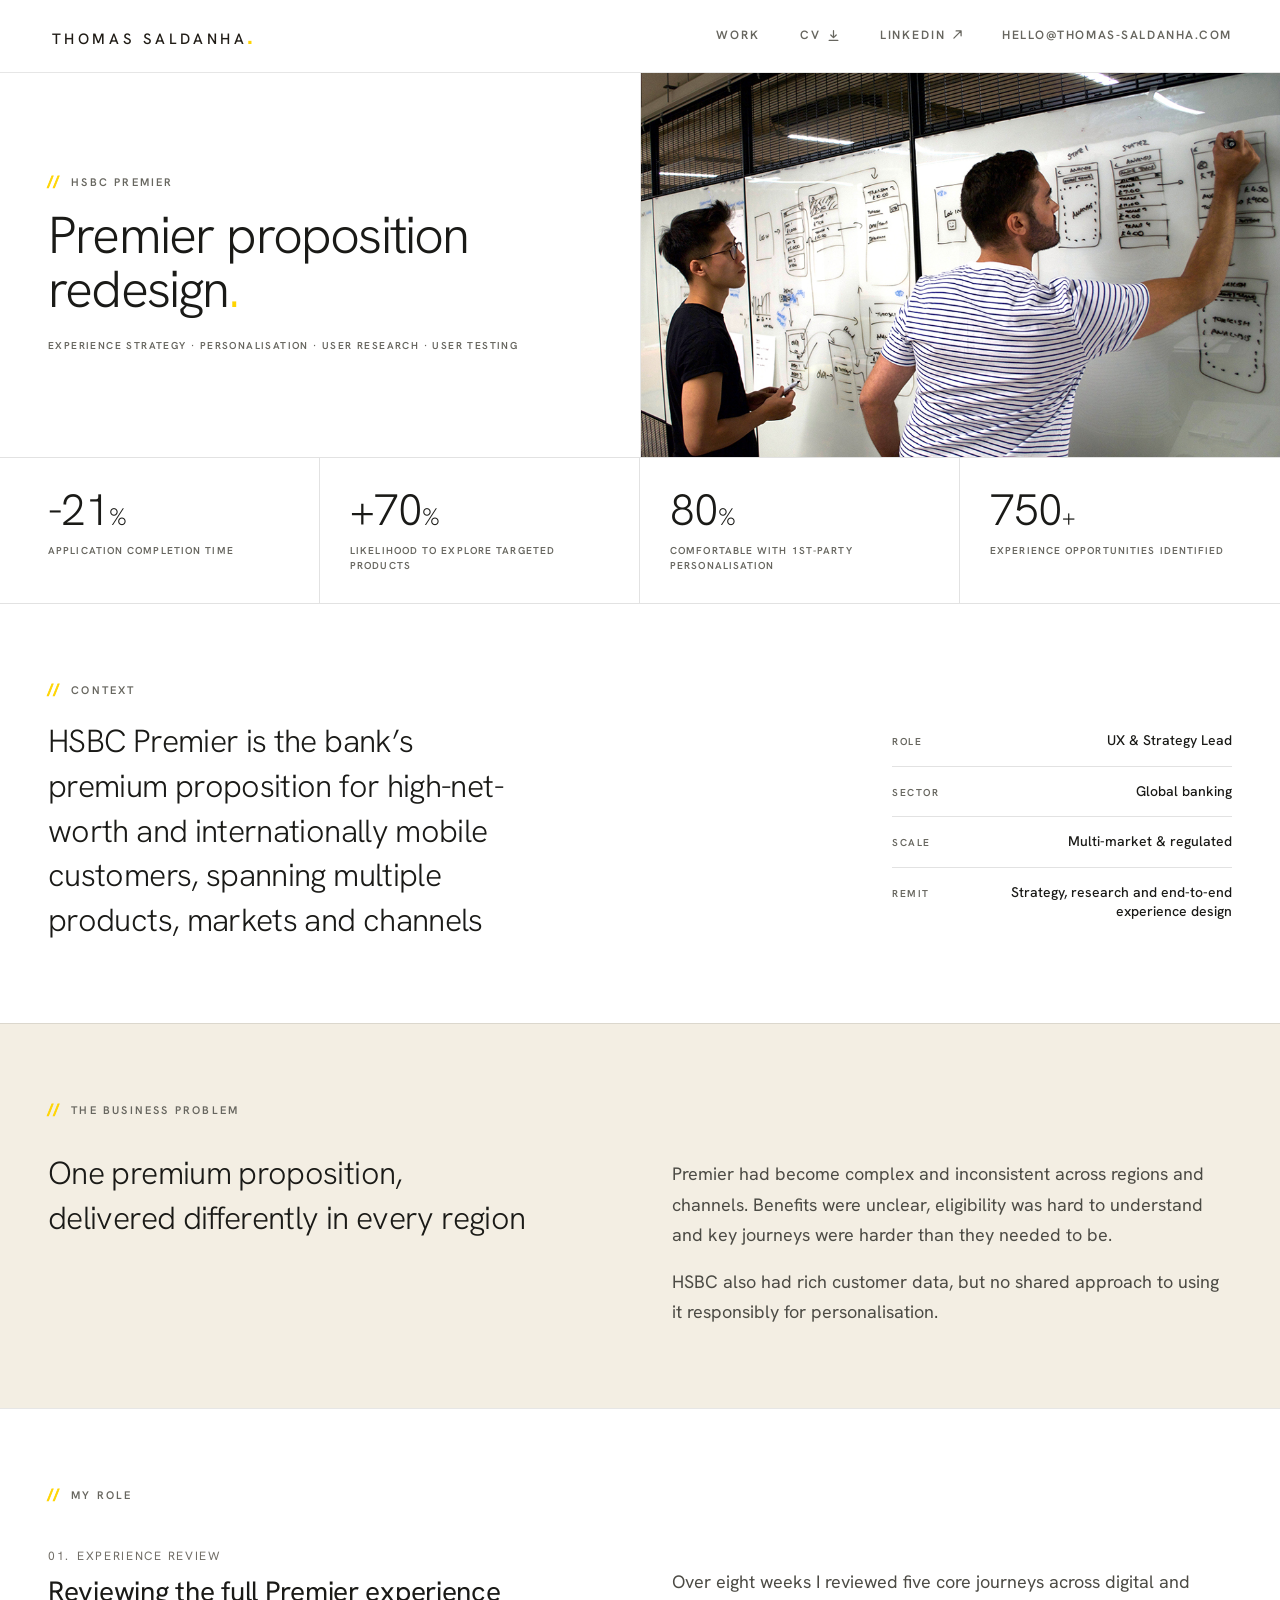
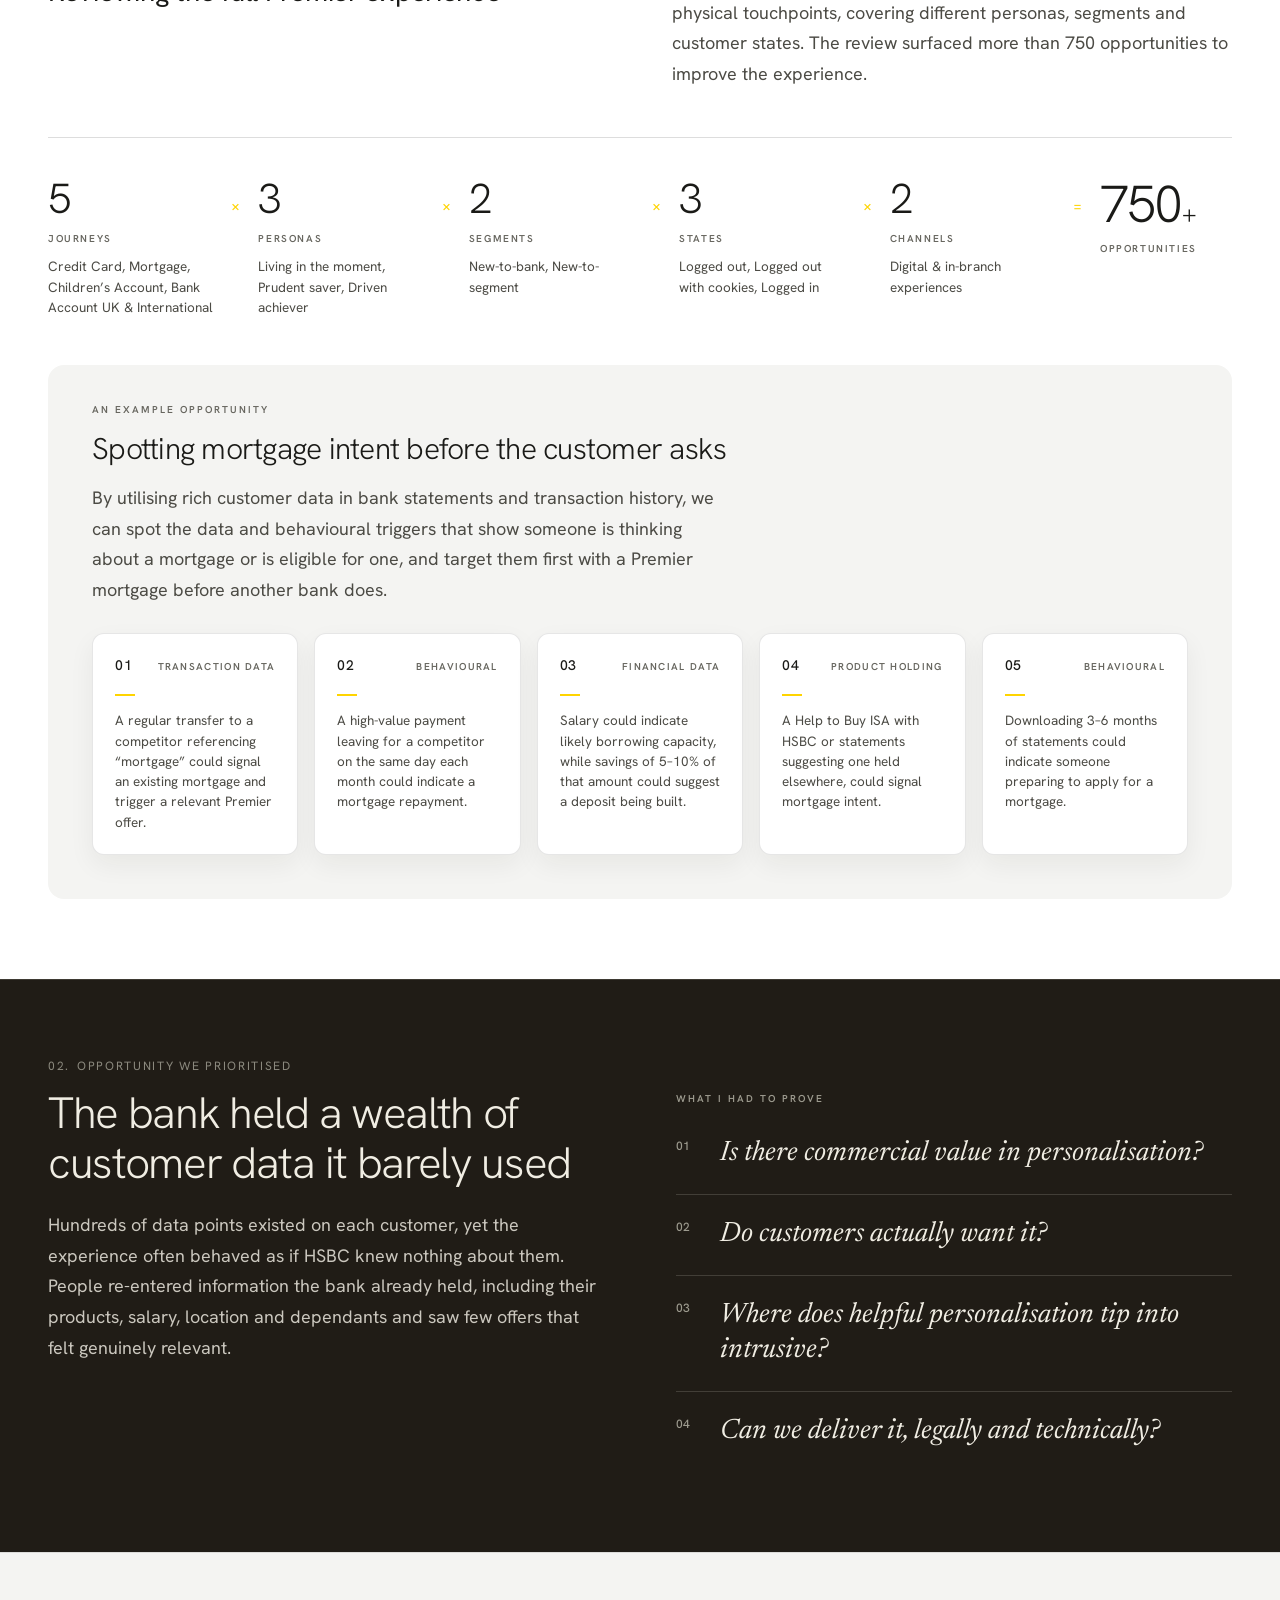
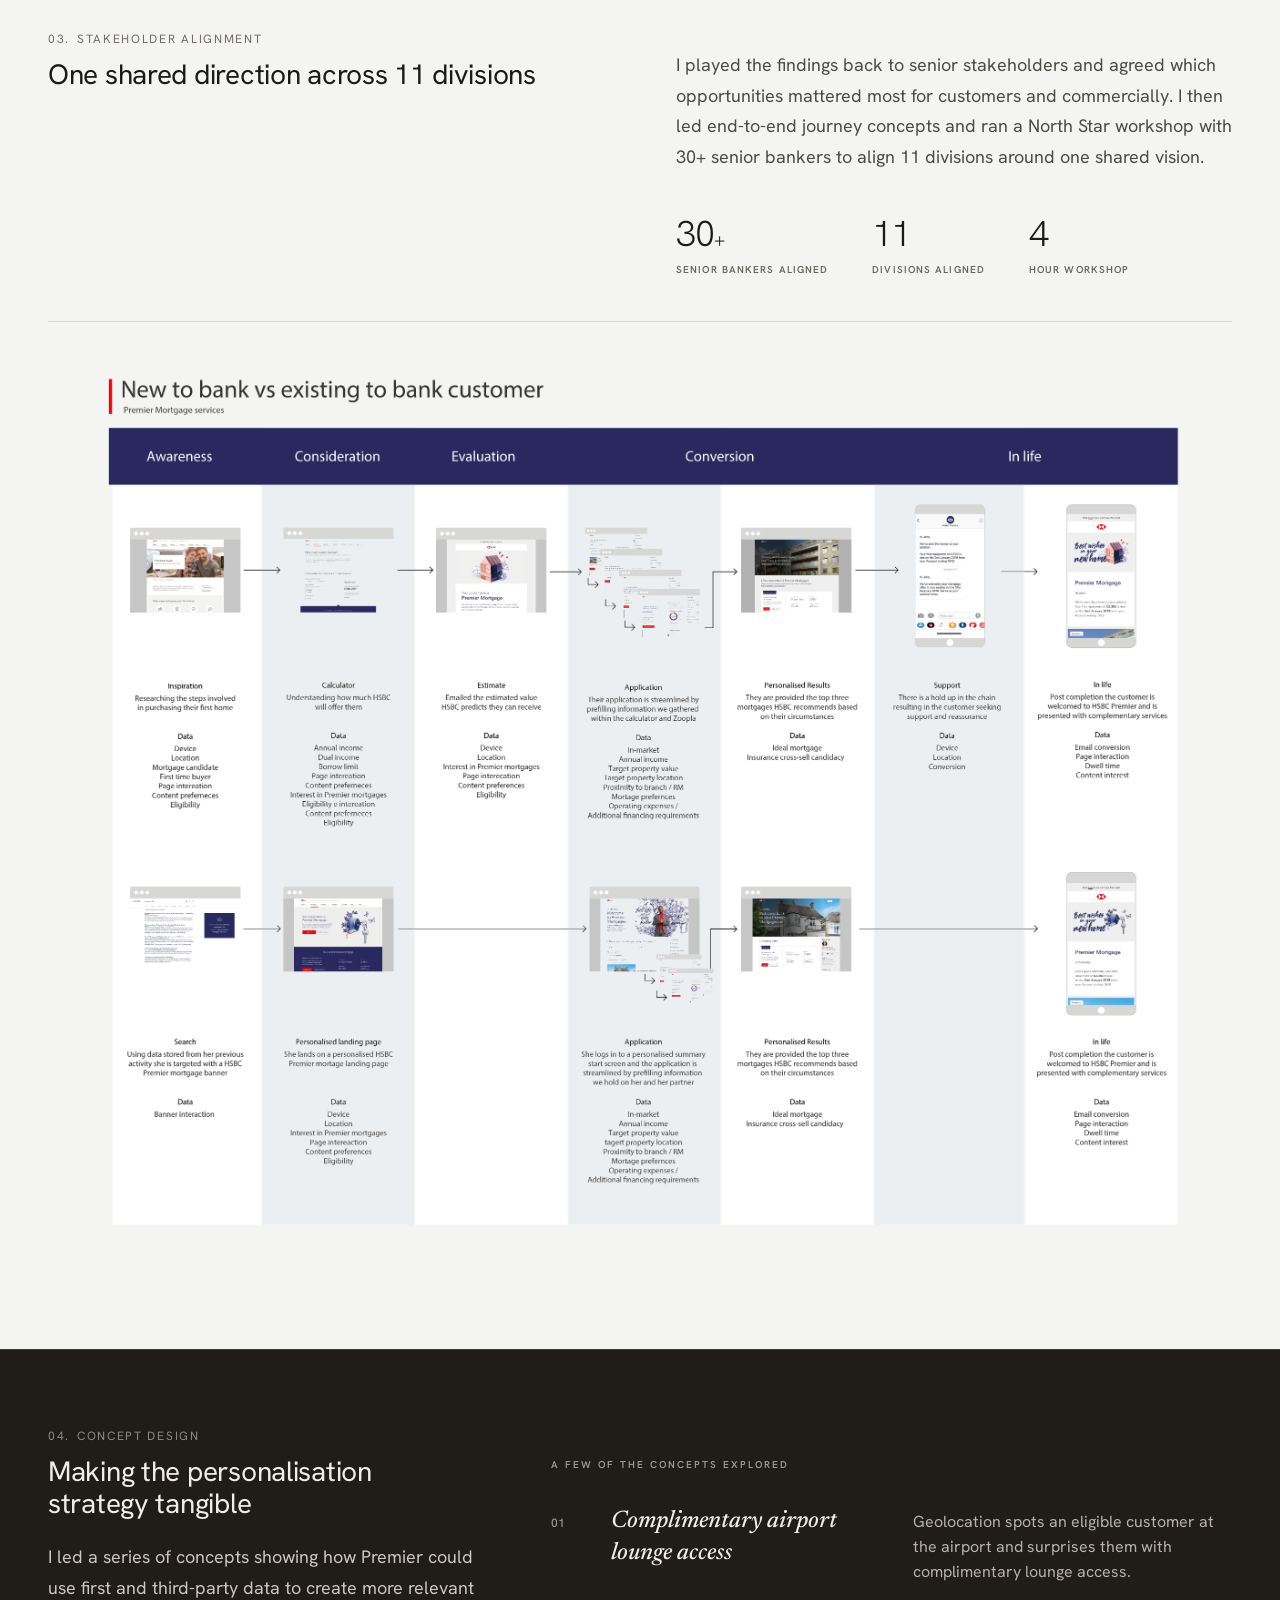
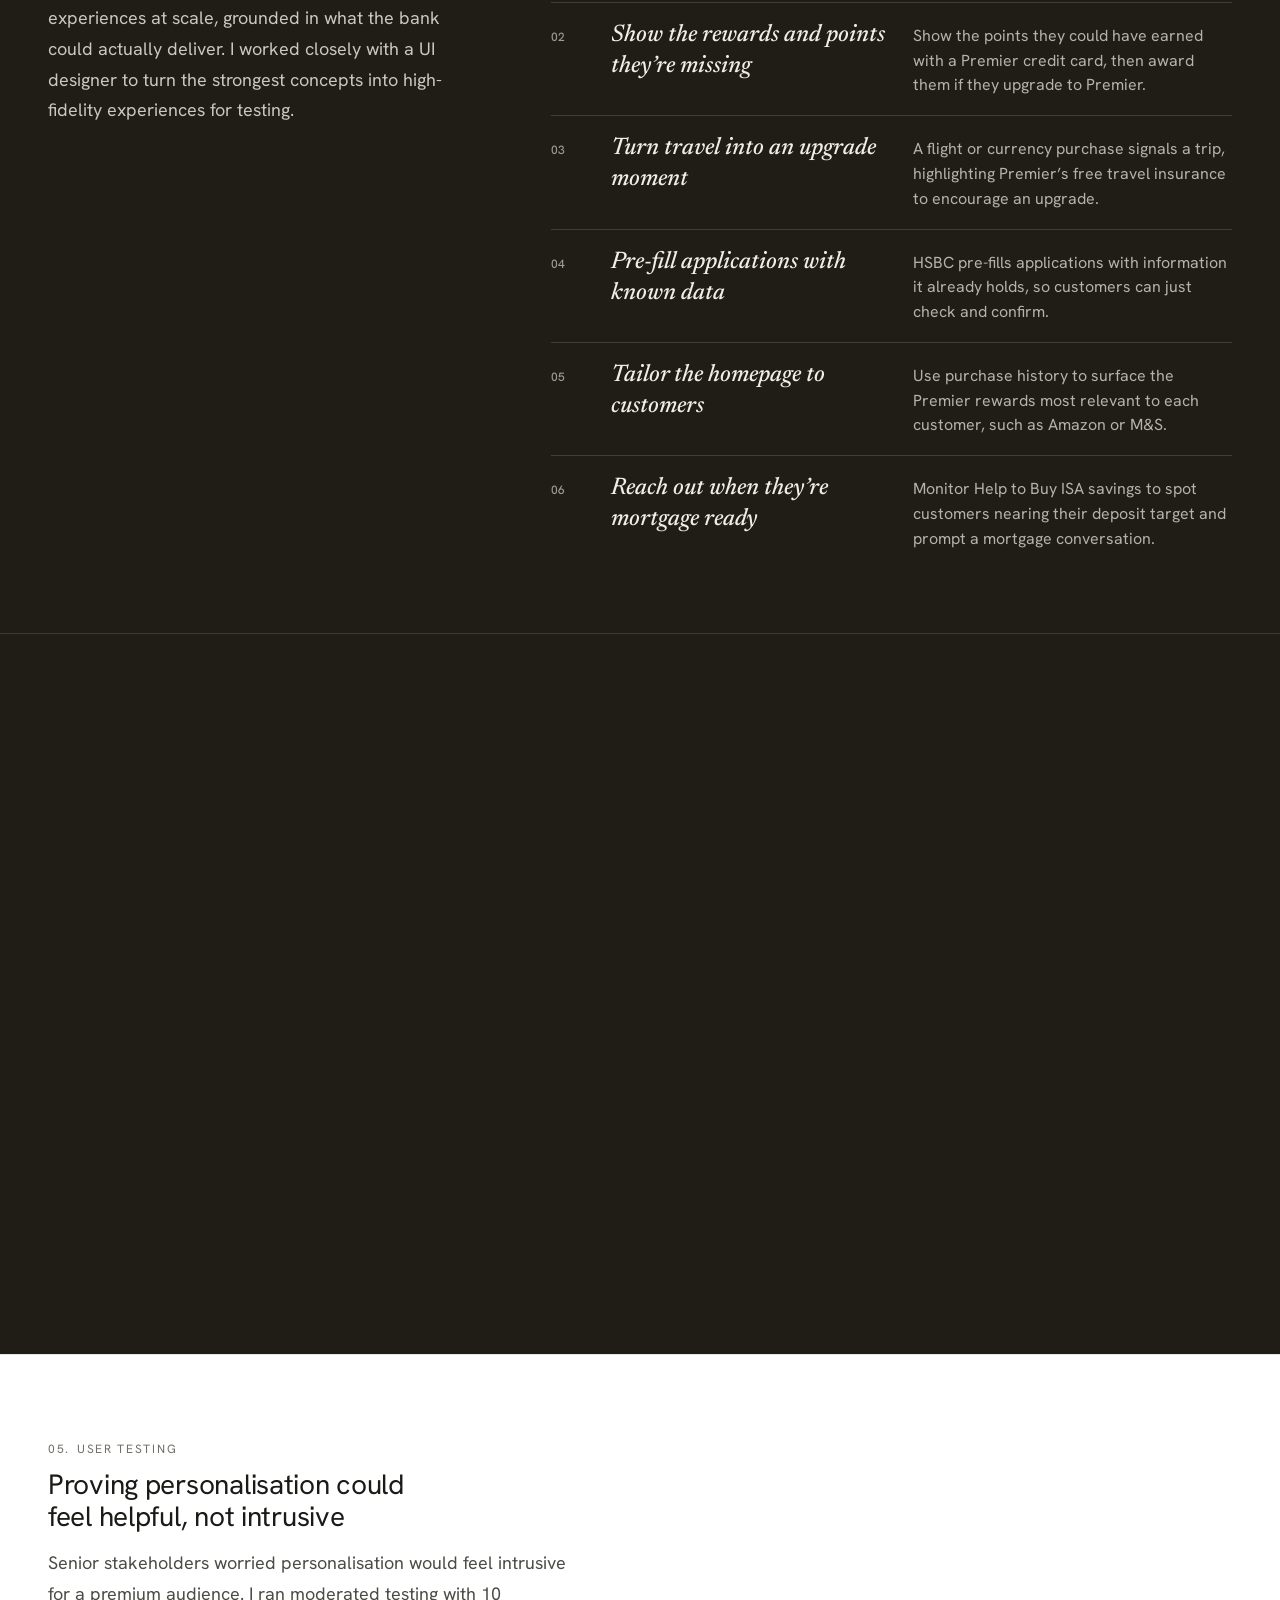
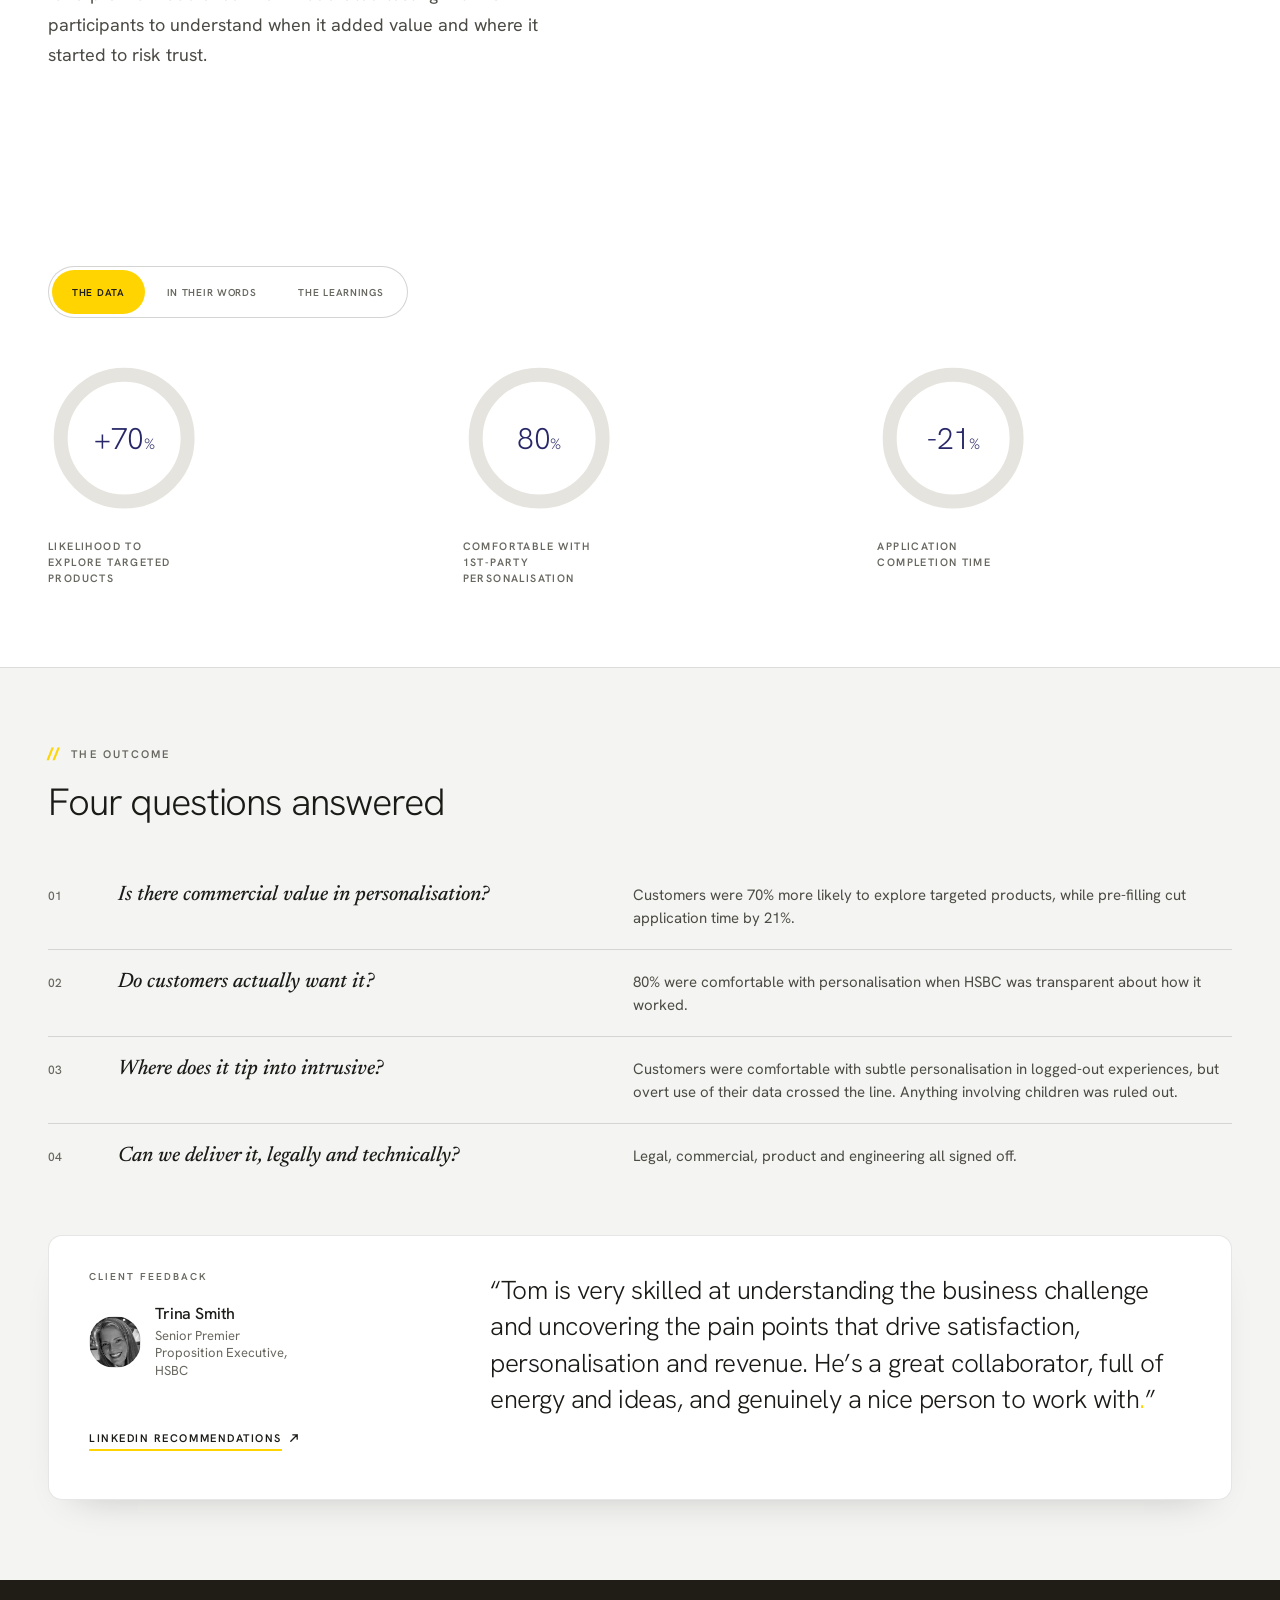
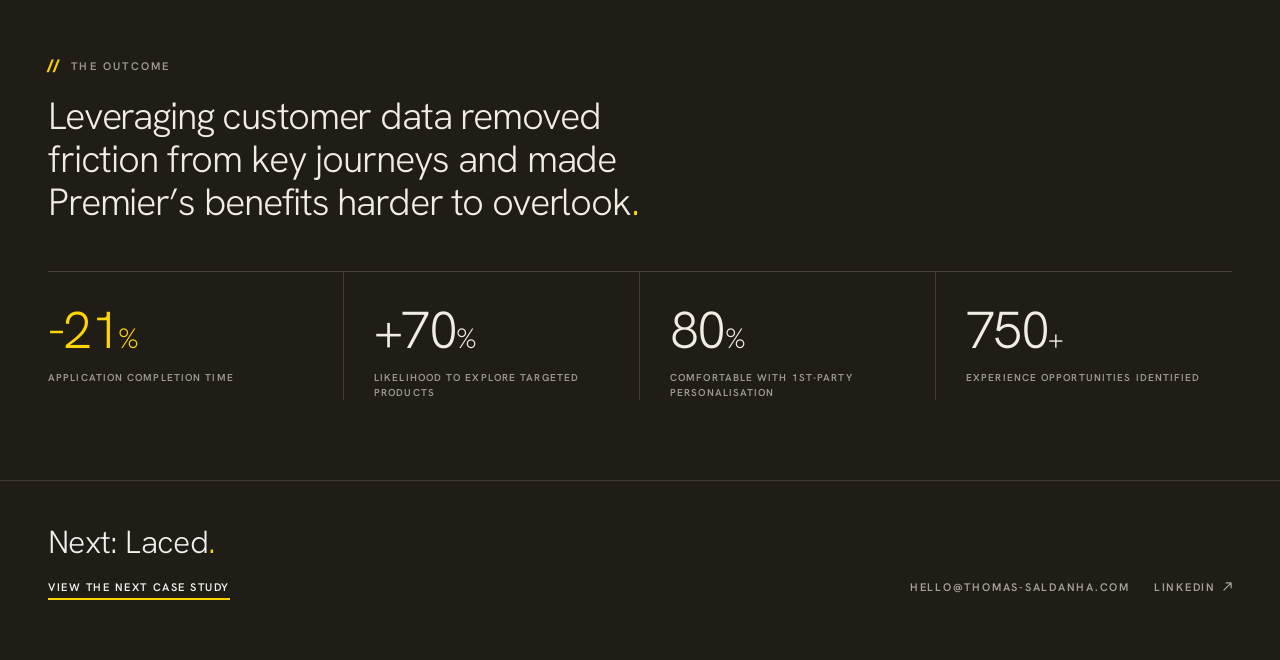
<file: work/hsbc-premier/index.html>
<!DOCTYPE html>
<html lang="en-GB">
<head>
<meta charset="utf-8">
<meta name="viewport" content="width=device-width, initial-scale=1">
<title>Premier proposition redesign · HSBC · Thomas Saldanha</title>
<meta name="description" content="Personalisation strategy and user research for HSBC Premier: proving commercial value, testing customer comfort and cutting application time.">
<!-- Canonical and share metadata. These are the only ABSOLUTE urls on the site;
     every other path is relative. Open Graph requires it: a relative og:image or
     og:url is ignored by every crawler, so they cannot follow the site's usual
     convention. This also means the share preview only resolves once the site is
     live at www.uxtom.co.uk. -->
<link rel="canonical" href="https://www.uxtom.co.uk/work/hsbc-premier/">
<meta property="og:type" content="website">
<meta property="og:site_name" content="Thomas Saldanha">
<meta property="og:locale" content="en_GB">
<meta property="og:url" content="https://www.uxtom.co.uk/work/hsbc-premier/">
<meta property="og:title" content="Premier proposition redesign · HSBC · Thomas Saldanha">
<meta property="og:description" content="Personalisation strategy and user research for HSBC Premier: proving commercial value, testing customer comfort and cutting application time.">
<meta name="twitter:card" content="summary_large_image">
<meta name="twitter:title" content="Premier proposition redesign · HSBC · Thomas Saldanha">
<meta name="twitter:description" content="Personalisation strategy and user research for HSBC Premier: proving commercial value, testing customer comfort and cutting application time.">
<meta property="og:image" content="https://www.uxtom.co.uk/og-image.png">
<meta property="og:image:width" content="1200">
<meta property="og:image:height" content="630">
<meta property="og:image:alt" content="Thomas Saldanha, UX and product design leader. I help teams find clarity in complex problems.">
<meta name="twitter:image" content="https://www.uxtom.co.uk/og-image.png">
<link rel="icon" href="../../favicon.ico" sizes="any">
<link rel="icon" type="image/png" sizes="32x32" href="../../favicon-32.png">
<link rel="icon" type="image/png" sizes="16x16" href="../../favicon-16.png">
<link rel="apple-touch-icon" sizes="180x180" href="../../apple-touch-icon.png">
<link rel="preconnect" href="https://fonts.googleapis.com">
<link rel="preconnect" href="https://fonts.gstatic.com" crossorigin="">
<!-- Newsreader italic is the editorial accent, used on this page by the step 02
     questions, the step 04 concept list, the step 05 quotes and the outcome
     rows. JetBrains Mono is in the design files' font link but nothing on this
     page uses it, so it is not loaded. The design file also asks for weight 800
     for the // mark; the homepage and ArcelorMittal load 300–700 and stroke the
     mark, so this page matches them rather than rendering one page's // heavier
     than the rest of the site. -->
<link href="https://fonts.googleapis.com/css2?family=Hanken+Grotesk:wght@300;400;500;600;700&amp;family=Newsreader:ital,opsz,wght@1,6..72,400;1,6..72,500&amp;display=swap" rel="stylesheet">
<link rel="stylesheet" href="../../styles.css">
<script>
/* Breakpoint contract (SHIP-MANIFEST.md), identical to the homepage and
   ArcelorMittal:
     >= 1200px  the desktop design, bands edge to edge, content column capped at
                1680px (all of that is in styles.css, no JS involved)
     900–1199px the same desktop design, scaled proportionally to the viewport
     < 900px    the mobile design, its 440px column growing fluidly

   The 900–1199px band is a geometric scale, not a re-layout: the page is laid
   out at 1200px, the bottom of the desktop band, and then transformed, so
   nothing re-wraps and 1199px is continuous with 1200px. 1200px is also where
   this page's content column is 1104px, the width the desktop design was drawn
   at, so the build and the design line up there exactly. .viewport carries the
   resulting height (and clips the layout overflow, `clip` rather than `hidden`
   so it never becomes a scroll container that could jump on keyboard focus). */
(function(){
  var W = 1200, MIN = 900, root = document.documentElement, page, host, last;

  /* Figures scale uniformly with the column. --k is the only thing computed
     here: a figure cell's current width over data-fit, the width it had at the
     authored 1200px. The CSS then zooms the cell by it, so everything inside
     keeps its authored geometry and simply paints larger. It has to be computed
     in script because CSS cannot divide one length by another.

     Measuring the zoomed element is not circular: zoom scales an element's
     contents, not the box its parent lays out, so the rect stays the track
     width whatever --k is. */
  function figures(w){
    /* --col is the band content column, 1104px authored and 1584px at the cap.
       Band statements take five twelfths of it. Measured here for the same
       reason as the rest: CSS cannot divide one length by another, and a max()
       written into a child would re-resolve its 100% against the child. */
    if (page) page.style.setProperty('--col',
      (Math.min(page.getBoundingClientRect().width, 1680) - 96).toFixed(2) + 'px');
    document.querySelectorAll('[data-fit]').forEach(function(el){
      if (w < MIN){ el.style.removeProperty('--k'); return; }
      var box = el.getBoundingClientRect().width;
      var cap = parseFloat(el.getAttribute('data-fit-cap'));
      if (cap) box = Math.min(box, cap);
      var k = Math.max(1, box / parseFloat(el.getAttribute('data-fit')));
      el.style.setProperty('--k', k.toFixed(4));
    });
  }

  function fit(){
    page = page || document.querySelector('.page');
    host = host || document.querySelector('.viewport');
    /* The breakpoint has to be decided the way the media query decides it.
       A media query measures innerWidth, which includes a classic scrollbar;
       documentElement.clientWidth excludes it. Between them the CSS served the
       desktop design while this script still thought it was mobile, so .page
       stayed 1200px wide, unscaled, inside an 885px viewport and .viewport
       clipped the right third away. So: innerWidth picks the design, and
       clientWidth, the box the page actually has to fit in, sets the scale. */
    var w = innerWidth || root.clientWidth,
        s = w >= MIN ? Math.min(1, root.clientWidth / W) : 1;
    if (s !== last){ root.style.setProperty('--page-scale', String(s)); last = s; }
    figures(w);
    if (page && host) host.style.height = s < 1 ? Math.ceil(page.offsetHeight * s) + 'px' : '';
  }
  fit();
  addEventListener('resize', fit);
  addEventListener('load', fit);
  document.addEventListener('DOMContentLoaded', function(){
    fit();
    /* catches height changes from font/image load and width changes that fire no
       resize event, such as the scrollbar appearing */
    if (window.ResizeObserver){
      var ro = new ResizeObserver(fit);
      ro.observe(document.querySelector('.page'));
      ro.observe(root);
    }
  });
})();
</script>
<script>
/* STEP 05 segmented toggle. HSBC is the one study built on the bespoke
   data-tabs / data-tab / data-panel script rather than cs-interactions'
   data-tabgroup engine (CLAUDE.md: the two systems exist, do not mix them), so
   it is carried across from the design file's helmet unchanged apart from one
   thing: the panels no longer carry data-disp. The two designs give the same
   panel different display values (grid on desktop, flex on mobile), so the
   script clears the inline display instead of writing one in, and the
   stylesheet decides. It still replays the donut arcs on every switch. */
document.addEventListener('click',function(e){
  var b=e.target.closest('[data-tab]'); if(!b) return;
  var wrap=b.closest('[data-tabs]'); if(!wrap) return;
  var name=b.getAttribute('data-tab');
  wrap.querySelectorAll('[data-tab]').forEach(function(x){
    var on=x.getAttribute('data-tab')===name;
    x.style.background=on?(x.getAttribute('data-onbg')||'#ffd400'):(x.getAttribute('data-offbg')||'transparent');
    x.style.color=on?(x.getAttribute('data-oncolor')||'#1a1a17'):(x.getAttribute('data-offcolor')||'#67665f');
    x.setAttribute('aria-selected', on ? 'true' : 'false');
  });
  wrap.querySelectorAll('[data-panel]').forEach(function(p){
    var show=p.getAttribute('data-panel')===name;
    p.style.display=show?(p.getAttribute('data-disp')||''):'none';
    if(show){
      p.querySelectorAll('[data-arc]').forEach(function(c){
        var full=+c.dataset.c, off=+c.dataset.off, delay=+c.dataset.delay||0;
        c.getAnimations().forEach(function(a){a.cancel();});
        c.style.strokeDashoffset=full;
        c.animate([{strokeDashoffset:full},{strokeDashoffset:off}],{duration:1700,delay:delay,easing:'cubic-bezier(.4,0,.2,1)',fill:'both'});
      });
    }
  });
});
</script>
<!-- Microsoft Clarity, project y4a8k7mdho. Session recording and heatmaps.
     Loads async and injects its own tag, so it cannot block first paint; it sits
     at the end of <head> so it never competes with the stylesheet or the fonts
     for the connection. The only third-party request on the site besides Google
     Fonts. Sets cookies and records behaviour, so it is in scope for GDPR
     consent: there is no cookie banner on this site, which was a deliberate
     call, not an oversight. -->
<script type="text/javascript">
    (function(c,l,a,r,i,t,y){
        c[a]=c[a]||function(){(c[a].q=c[a].q||[]).push(arguments)};
        t=l.createElement(r);t.async=1;t.src="https://www.clarity.ms/tag/"+i;
        y=l.getElementsByTagName(r)[0];y.parentNode.insertBefore(t,y);
    })(window, document, "clarity", "script", "y4a8k7mdho");
</script>
</head>
<body>

<div class="viewport">
<div class="page page--cs page--hsbc">

  <header class="nav nav--cs">
    <a class="brand" href="../../">Thomas Saldanha<span class="brand-dot">.</span></a>
    <nav class="nav-links">
      <a href="../../#work"><span>Work</span></a>
      <a class="nav-cv" href="../../cv/thomas-saldanha-cv.pdf" target="_blank" rel="noopener"><span>CV</span><svg width="13" height="13" viewBox="0 0 24 24" fill="none" stroke="currentColor" stroke-width="2.3" stroke-linecap="round" stroke-linejoin="round" class="dl13" aria-hidden="true"><path d="M12 3v12"></path><path d="M7 11l5 5 5-5"></path><path d="M4 21h16"></path></svg></a>
      <a class="nav-linkedin" href="https://www.linkedin.com/in/thomassaldanha/" target="_blank" rel="noopener"><span>LinkedIn</span><svg width="9" height="9" viewBox="0 0 10 10" fill="none" class="ext9" aria-hidden="true"><path d="M1 9L9 1M9 1H3.5M9 1V6.5" stroke="currentColor" stroke-width="1.4" stroke-linecap="round" stroke-linejoin="round"></path></svg></a>
      <a class="nav-email" href="mailto:hello@thomas-saldanha.com"><span>hello@thomas-saldanha.com</span></a>
    </nav>
    <button class="nav-burger" type="button" data-nav-toggle aria-label="Open menu" aria-expanded="false" aria-controls="nav-menu"><span></span><span></span></button>
  </header>

  <!-- cover -->
  <section class="cs-cover">
    <div class="cs-cover-copy">
      <div class="kicker-row"><span class="mark mark--sm">//</span><span class="kicker kicker--cs">HSBC Premier</span></div>
      <h1 class="cs-title">Premier proposition redesign<span class="cs-dot">.</span></h1>
      <div class="cs-disc">Experience strategy · Personalisation · User research · User testing</div>
    </div>
    <div class="cs-cover-media" data-fit="600">
      <img class="hs-cover-img" src="../../images/hero-workshop.png" alt="Design workshop: sketching Premier wireframes on a whiteboard">
    </div>
  </section>

  <!-- metric strip -->
  <div class="cs-metrics">
    <div class="cs-metric"><div class="cs-metric-n">-21<span class="cs-metric-u">%</span></div><div class="cs-metric-l">Application completion time</div></div>
    <div class="cs-metric"><div class="cs-metric-n">+70<span class="cs-metric-u">%</span></div><div class="cs-metric-l">Likelihood to explore targeted products</div></div>
    <div class="cs-metric"><div class="cs-metric-n">80<span class="cs-metric-u">%</span></div><div class="cs-metric-l">Comfortable with 1st-party personalisation</div></div>
    <div class="cs-metric"><div class="cs-metric-n">750<span class="cs-metric-u">+</span></div><div class="cs-metric-l">Experience opportunities identified</div></div>
  </div>

  <!-- context -->
  <section class="cs-context">
    <div class="cs-context-main">
      <div class="kicker-row kicker-row--cs"><span class="mark mark--sm">//</span><span class="kicker kicker--cs">Context</span></div>
      <p class="cs-statement">HSBC Premier is the bank’s premium proposition for high-net-worth and internationally mobile customers, spanning multiple products, markets and channels</p>
    </div>
    <div class="cs-meta">
      <div class="cs-meta-row"><span class="cs-meta-k">Role</span><span class="cs-meta-v">UX &amp; Strategy Lead</span></div>
      <div class="cs-meta-row"><span class="cs-meta-k">Sector</span><span class="cs-meta-v">Global banking</span></div>
      <div class="cs-meta-row"><span class="cs-meta-k">Scale</span><span class="cs-meta-v">Multi-market &amp; regulated</span></div>
      <div class="cs-meta-row"><span class="cs-meta-k">Remit</span><span class="cs-meta-v">Strategy, research and <br class="hs-m-br">end-to-end experience design</span></div>
    </div>
  </section>

  <!-- the business problem -->
  <section class="cs-problem">
    <div class="kicker-row"><span class="mark mark--sm">//</span><span class="kicker kicker--cs">The business problem</span></div>
    <div class="cs-problem-grid">
      <p class="cs-statement">One premium proposition, delivered differently in every region</p>
      <div class="cs-problem-body">
        <p class="cs-body">Premier had become complex and inconsistent across regions and channels. Benefits were unclear, eligibility was hard to understand and key journeys were harder than they needed to be.</p>
        <p class="cs-body">HSBC also had rich customer data, but no shared approach to using it responsibly for personalisation.</p>
      </div>
    </div>
  </section>

  <!-- my role -->
  <section class="cs-lead">
    <div class="kicker-row"><span class="mark mark--sm">//</span><span class="kicker kicker--cs">My role</span></div>
  </section>

  <!-- STEP 01 · Experience review -->
  <section class="hs-s01">
    <div class="hs-s01-head">
      <div class="hs-s01-title">
        <div class="cs-marker"><span class="cs-marker-n">01.</span><span class="cs-marker-t">Experience review</span></div>
        <h2 class="cs-step-title">Reviewing the full Premier experience</h2>
      </div>
      <p class="cs-step-body hs-s01-body">Over eight weeks I reviewed five core journeys across digital and physical touchpoints, covering different personas, segments and customer states. The review surfaced more than 750 opportunities to improve the experience.</p>
    </div>

    <div class="hs-eq-wrap">
      <div class="hs-eq">
        <div class="hs-eq-i">
          <div class="hs-eq-n">5</div>
          <div class="hs-eq-l">Journeys</div>
          <p class="hs-eq-d">Credit Card, Mortgage, Children’s Account, Bank Account UK &amp; International</p>
        </div>
        <div class="hs-eq-op" aria-hidden="true">×</div>
        <div class="hs-eq-i">
          <div class="hs-eq-n">3</div>
          <div class="hs-eq-l">Personas</div>
          <p class="hs-eq-d">Living in the moment, Prudent saver, Driven achiever</p>
        </div>
        <div class="hs-eq-op" aria-hidden="true">×</div>
        <div class="hs-eq-i">
          <div class="hs-eq-n">2</div>
          <div class="hs-eq-l">Segments</div>
          <p class="hs-eq-d">New-to-bank, New-to-segment</p>
        </div>
        <div class="hs-eq-op" aria-hidden="true">×</div>
        <div class="hs-eq-i">
          <div class="hs-eq-n">3</div>
          <div class="hs-eq-l">States</div>
          <p class="hs-eq-d">Logged out, Logged out with cookies, Logged in</p>
        </div>
        <div class="hs-eq-op" aria-hidden="true">×</div>
        <div class="hs-eq-i">
          <div class="hs-eq-n">2</div>
          <div class="hs-eq-l">Channels</div>
          <p class="hs-eq-d">Digital &amp; in-branch experiences</p>
        </div>
        <div class="hs-eq-op" aria-hidden="true">=</div>
        <div class="hs-eq-t">
          <div class="hs-eq-tn">750<span class="hs-eq-tu">+</span></div>
          <div class="hs-eq-l">Opportunities<span class="hs-m"> identified</span></div>
        </div>
      </div>
    </div>

    <div class="hs-ex">
      <div class="hs-ex-l">An example opportunity</div>
      <h2 class="hs-ex-t">Spotting mortgage intent before the customer asks</h2>
      <p class="hs-ex-p hs-d">By utilising rich customer data in bank statements and transaction history, we can spot the data and behavioural triggers that show someone is thinking about a mortgage or is eligible for one, and target them first with a Premier mortgage before another bank does.</p>
      <p class="hs-ex-p hs-m">Rich data in bank statements and transaction history reveals the triggers that show someone is thinking about a mortgage, so we reach them with a Premier mortgage before another bank does.</p>
      <div class="hs-sigs" data-carousel-track-el="sig-m" data-carousel-perview="1">
        <div class="hs-sig" data-carousel-card>
          <div class="hs-sig-h"><span class="hs-sig-n">01</span><span class="hs-sig-k">Transaction data</span></div>
          <div class="hs-sig-rule"></div>
          <div class="hs-sig-b">A regular transfer to a competitor referencing “mortgage” could signal an existing mortgage and trigger a relevant Premier offer.</div>
        </div>
        <div class="hs-sig" data-carousel-card>
          <div class="hs-sig-h"><span class="hs-sig-n">02</span><span class="hs-sig-k">Behavioural</span></div>
          <div class="hs-sig-rule"></div>
          <div class="hs-sig-b">A high-value payment leaving for a competitor on the same day each month could indicate a mortgage repayment.</div>
        </div>
        <div class="hs-sig" data-carousel-card>
          <div class="hs-sig-h"><span class="hs-sig-n">03</span><span class="hs-sig-k">Financial data</span></div>
          <div class="hs-sig-rule"></div>
          <div class="hs-sig-b">Salary could indicate likely borrowing capacity, while savings of 5–10% of that amount could suggest a deposit being built.</div>
        </div>
        <div class="hs-sig" data-carousel-card>
          <div class="hs-sig-h"><span class="hs-sig-n">04</span><span class="hs-sig-k">Product holding</span></div>
          <div class="hs-sig-rule"></div>
          <div class="hs-sig-b">A Help to Buy ISA with HSBC or statements suggesting one held elsewhere, could signal mortgage intent.</div>
        </div>
        <div class="hs-sig" data-carousel-card>
          <div class="hs-sig-h"><span class="hs-sig-n">05</span><span class="hs-sig-k">Behavioural</span></div>
          <div class="hs-sig-rule"></div>
          <div class="hs-sig-b">Downloading 3–6 months of statements could indicate someone preparing to apply for a mortgage.</div>
        </div>
      </div>
      <div class="hs-signav">
        <button class="hs-signav-b" data-carousel-nav="prev" data-carousel-track="[data-carousel-track-el='sig-m']" aria-label="Previous signal"><svg width="16" height="16" viewBox="0 0 24 24" fill="none" stroke="currentColor" stroke-width="2" stroke-linecap="round" stroke-linejoin="round" class="icon-nav" aria-hidden="true"><path d="M15 18l-6-6 6-6"></path></svg></button>
        <div class="hs-signav-f"><span class="hs-signav-n" data-carousel-frac="sig-m">01</span><span class="hs-signav-t">/ 05</span></div>
        <button class="hs-signav-b" data-carousel-nav="next" data-carousel-track="[data-carousel-track-el='sig-m']" aria-label="Next signal"><svg width="16" height="16" viewBox="0 0 24 24" fill="none" stroke="currentColor" stroke-width="2" stroke-linecap="round" stroke-linejoin="round" class="icon-nav" aria-hidden="true"><path d="M9 18l6-6-6-6"></path></svg></button>
      </div>
    </div>
  </section>

  <!-- STEP 02 · Opportunity we prioritised (black) -->
  <section class="hs-s02">
    <div class="hs-s02-copy">
      <div class="cs-marker cs-marker--dark"><span class="cs-marker-n">02.</span><span class="cs-marker-t">Opportunity we prioritised</span></div>
      <h2 class="hs-s02-title">The bank held a wealth of customer data it barely used</h2>
      <p class="cs-step-body cs-step-body--dark">Hundreds of data points existed on each customer, yet the experience often behaved as if HSBC knew nothing about them. People re-entered information the bank already held, including their products, salary, location and dependants and saw few offers that felt genuinely relevant.</p>
    </div>
    <div class="hs-prove">
      <div class="hs-prove-l">What I had to prove</div>
      <div class="hs-prove-r"><span class="hs-prove-n">01</span><p class="hs-prove-q">Is there commercial value in personalisation?</p></div>
      <div class="hs-prove-r"><span class="hs-prove-n">02</span><p class="hs-prove-q">Do customers actually want it?</p></div>
      <div class="hs-prove-r"><span class="hs-prove-n">03</span><p class="hs-prove-q">Where does helpful personalisation tip into intrusive?</p></div>
      <div class="hs-prove-r"><span class="hs-prove-n">04</span><p class="hs-prove-q">Can we deliver it, legally and technically?</p></div>
    </div>
  </section>

  <!-- STEP 03 · Stakeholder alignment (grey) -->
  <section class="hs-s03">
    <div class="hs-s03-grid">
      <div class="hs-s03-title">
        <div class="cs-marker"><span class="cs-marker-n">03.</span><span class="cs-marker-t">Stakeholder alignment</span></div>
        <h2 class="cs-step-title">One shared direction across 11 divisions</h2>
      </div>
      <div class="hs-s03-r">
        <p class="cs-step-body hs-s03-body">I played the findings back to senior stakeholders and agreed which opportunities mattered most for customers and commercially. I then led end-to-end journey concepts and ran a North Star workshop with 30+ senior bankers to align 11 divisions around one shared vision.</p>
        <div class="cs-stats hs-s03-stats">
          <div class="cs-stat"><div class="cs-stat-n">30<span class="cs-stat-u">+</span></div><div class="cs-stat-l">Senior bankers<span class="hs-d"> aligned</span></div></div>
          <div class="cs-stat"><div class="cs-stat-n">11</div><div class="cs-stat-l">Divisions aligned</div></div>
          <div class="cs-stat"><div class="cs-stat-n">4</div><div class="cs-stat-l">Hour workshop</div></div>
        </div>
      </div>
    </div>
    <figure class="hs-map">
      <div class="hs-map-fr" data-reveal="down"><img class="hs-map-img" data-reveal="down" src="../../images/hsbc-journey-map-alt.png" alt="New-to-bank vs existing-to-bank Premier mortgage journey map"></div>
    </figure>
  </section>

  <!-- STEP 04 · Concept design (black) -->
  <section class="hs-s04">
    <div class="hs-s04-grid">
      <div class="hs-s04-copy">
        <div class="cs-marker cs-marker--dark"><span class="cs-marker-n">04.</span><span class="cs-marker-t">Concept design</span></div>
        <h2 class="cs-step-title cs-step-title--dark">Making the personalisation strategy tangible</h2>
        <p class="cs-step-body cs-step-body--dark">I led a series of concepts showing how Premier could use first and third-party data to create more relevant experiences at scale, grounded in what the bank could actually deliver. I worked closely with a UI designer to turn the strongest concepts into high-fidelity experiences for testing.</p>
      </div>
      <div class="hs-cc">
        <div class="hs-cc-lw"><span class="hs-cc-l">A few of the concepts explored</span></div>
        <div class="hs-cc-rows">
          <div class="hs-cc-r"><span class="hs-cc-n">01</span><div class="hs-cc-t">Complimentary airport lounge access</div><p class="hs-cc-p">Geolocation spots an eligible customer at the airport and surprises them with complimentary lounge access.</p></div>
          <div class="hs-cc-r"><span class="hs-cc-n">02</span><div class="hs-cc-t">Show the rewards and points they’re missing</div><p class="hs-cc-p">Show the points they could have earned with a Premier credit card, then award them if they upgrade to Premier.</p></div>
          <div class="hs-cc-r"><span class="hs-cc-n">03</span><div class="hs-cc-t">Turn travel into an upgrade moment</div><p class="hs-cc-p">A flight or currency purchase signals a trip, highlighting Premier’s free travel insurance to encourage an upgrade.</p></div>
          <div class="hs-cc-r"><span class="hs-cc-n">04</span><div class="hs-cc-t">Pre-fill applications with known data</div><p class="hs-cc-p">HSBC pre-fills applications with information it already holds, so customers can just check and confirm.</p></div>
          <div class="hs-cc-r"><span class="hs-cc-n">05</span><div class="hs-cc-t">Tailor the homepage to customers</div><p class="hs-cc-p">Use purchase history to surface the Premier rewards most relevant to each customer, such as Amazon or M&amp;S.</p></div>
          <div class="hs-cc-r"><span class="hs-cc-n">06</span><div class="hs-cc-t">Reach out when they’re mortgage ready</div><p class="hs-cc-p">Monitor Help to Buy ISA savings to spot customers nearing their deposit target and prompt a mortgage conversation.</p></div>
        </div>
      </div>
    </div>

    <!-- Twelve real screens. The frame is container-query sized (cqw), so it
         scales with the column natively and needs no data-fit. Each cell carries
         its authored desktop height in --dh and its authored mobile height in
         --mh; the fourth column is the three desktop screens, which the mobile
         design drops. Motion is hsbc-motion-lab's scroll-scrubbed wipefade. -->
    <figure class="hs-cl">
      <div class="hs-cl-fr" data-collage-frame data-motion="wipefade">
        <div class="hs-cl-in">
          <div class="hs-cl-col">
            <div class="hs-cl-t" style="--dh:13cqw;--mh:30cqw"><img class="hs-cl-i" src="../../collage/m2-rates.png" alt="Representative example rates" style="object-position:center 45%"></div>
            <div class="hs-cl-m" style="--dh:24cqw;--mh:62cqw"><img class="hs-cl-i" src="../../collage/m1-recommend.png" alt="Premier World Elite Mastercard recommendation" style="object-position:center 0%"></div>
            <div class="hs-cl-b"><img class="hs-cl-i" src="../../collage/m4-notification.jpg" alt="Earn points with Premier notification" style="object-position:center 48.4%"></div>
          </div>
          <div class="hs-cl-col">
            <div class="hs-cl-t" style="--dh:9cqw;--mh:22cqw"><img class="hs-cl-i" src="../../collage/m3-apply.png" alt="How to apply, in branch" style="object-position:center 94.2%"></div>
            <div class="hs-cl-m" style="--dh:24cqw;--mh:62cqw"><img class="hs-cl-i" src="../../collage/m7-lockscreen.png" alt="Lock-screen notification: Airport Lounge" style="object-position:center 5.8%"></div>
            <div class="hs-cl-b"><img class="hs-cl-i" src="../../collage/m8-compare.png" alt="Compare credit cards" style="object-position:center 48%"></div>
          </div>
          <div class="hs-cl-col">
            <div class="hs-cl-t" style="--dh:18cqw;--mh:42cqw"><img class="hs-cl-i" src="../../collage/m6-rewards.png" alt="HSBC Premier Rewards Programme" style="object-position:center 0%"></div>
            <div class="hs-cl-m" style="--dh:24cqw;--mh:62cqw"><img class="hs-cl-i" src="../../collage/m9-form.png" alt="Confirm your details form" style="object-position:center 32.6%"></div>
            <div class="hs-cl-b"><img class="hs-cl-i" src="../../collage/m5-miles.png" alt="HSBC Premier Rewards for Miles" style="object-position:center 30.4%"></div>
          </div>
          <div class="hs-cl-col hs-cl-col--d">
            <div class="hs-cl-dt"><img class="hs-cl-i" src="../../collage/desktop-expedia.png" alt="Expedia Today’s Top Deals with HSBC Premier" style="object-position:center 100%"></div>
            <div class="hs-cl-dm"><img class="hs-cl-i" src="../../collage/desktop-continue.jpg" alt="Continue your application page" style="object-position:center 40.6%"></div>
            <div class="hs-cl-db"><img class="hs-cl-i" src="../../collage/desktop-premier.png" alt="HSBC Premier Credit Card product page" style="object-position:center 75.8%"></div>
          </div>
        </div>
      </div>
    </figure>
  </section>

  <!-- STEP 05 · User testing -->
  <section class="hs-s05">
    <div class="hs-s05-top">
      <div class="hs-s05-copy">
        <div class="cs-marker"><span class="cs-marker-n">05.</span><span class="cs-marker-t">User testing</span></div>
        <h2 class="cs-step-title">Proving personalisation could feel helpful, not intrusive</h2>
        <p class="cs-step-body">Senior stakeholders worried personalisation would feel intrusive for a premium audience. I ran moderated testing with 10 participants to understand when it added value and where it started to risk trust.</p>
      </div>
      <div class="hs-ut-media" data-fit="600">
        <img class="hs-ut-img" data-reveal="down" src="../../images/ut-eyetracking.png" alt="A participant in a moderated eye-tracking session, reviewing the Premier credit card application page">
      </div>
    </div>

    <div class="hs-ut" data-tabs>
      <div class="cs-tabs hs-ut-tabs" role="tablist" aria-label="User testing evidence">
        <div class="cs-tabtrack">
          <button class="hs-ut-pill" data-tab="data" data-onbg="#ffd400" data-offbg="transparent" data-oncolor="#1a1a17" data-offcolor="#67665f" role="tab" aria-selected="true" style="color:#1a1a17;background:#ffd400">The data</button>
          <button class="hs-ut-pill" data-tab="said" data-onbg="#ffd400" data-offbg="transparent" data-oncolor="#1a1a17" data-offcolor="#67665f" role="tab" aria-selected="false" style="color:#67665f;background:transparent">In their words</button>
          <button class="hs-ut-pill" data-tab="learn" data-onbg="#ffd400" data-offbg="transparent" data-oncolor="#1a1a17" data-offcolor="#67665f" role="tab" aria-selected="false" style="color:#67665f;background:transparent">The learnings</button>
        </div>
      </div>

      <!-- the donuts are a data-arc module, so they ride the column scale;
           the pill toggle above sits outside .cs-fig at its authored size -->
      <div class="cs-fig hs-ut-fig" data-fit="1104">
        <div class="hs-ut-p hs-ut-p--data" data-panel="data" data-panelgroup="hsbc-ut">
          <div class="hs-d-i">
            <div class="hs-d-ring">
              <svg viewBox="0 0 120 120" class="hs-d-svg" aria-hidden="true">
                <circle cx="60" cy="60" r="50" class="hs-d-track"></circle>
                <circle cx="60" cy="60" r="50" class="hs-d-arc" stroke-dasharray="314.159" style="stroke-dashoffset:94.25" data-arc data-c="314.159" data-off="94.25" data-delay="0"></circle>
              </svg>
              <div class="hs-d-c"><div class="hs-d-n">+70<span class="hs-d-u">%</span></div></div>
            </div>
            <div class="hs-d-l">Likelihood to explore targeted products</div>
          </div>
          <div class="hs-d-i">
            <div class="hs-d-ring">
              <svg viewBox="0 0 120 120" class="hs-d-svg" aria-hidden="true">
                <circle cx="60" cy="60" r="50" class="hs-d-track"></circle>
                <circle cx="60" cy="60" r="50" class="hs-d-arc" stroke-dasharray="314.159" style="stroke-dashoffset:62.83" data-arc data-c="314.159" data-off="62.83" data-delay="140"></circle>
              </svg>
              <div class="hs-d-c"><div class="hs-d-n">80<span class="hs-d-u">%</span></div></div>
            </div>
            <div class="hs-d-l hs-d">Comfortable with 1st-party personalisation</div>
            <div class="hs-d-l hs-m">Comfortable being targeted using first-party data</div>
          </div>
          <div class="hs-d-i">
            <div class="hs-d-ring">
              <svg viewBox="0 0 120 120" class="hs-d-svg" aria-hidden="true">
                <circle cx="60" cy="60" r="50" class="hs-d-track"></circle>
                <circle cx="60" cy="60" r="50" class="hs-d-arc" stroke-dasharray="314.159" style="stroke-dashoffset:248.19" data-arc data-c="314.159" data-off="248.19" data-delay="280"></circle>
              </svg>
              <div class="hs-d-c"><div class="hs-d-n">-21<span class="hs-d-u">%</span></div></div>
            </div>
            <div class="hs-d-l hs-d">Application completion time</div>
            <div class="hs-d-l hs-m">Faster to complete an application</div>
          </div>
        </div>
      </div>

      <div class="hs-ut-p hs-ut-p--said" data-panel="said" style="display:none">
        <div class="hs-q-i"><p class="hs-q-p">“All this is known by the bank anyway.”</p><div class="hs-q-l">First-party data</div></div>
        <div class="hs-q-i"><p class="hs-q-p">“I like that you personalised the content to me, it stands out from other banks.”</p><div class="hs-q-l">Personalised content</div></div>
        <div class="hs-q-i"><p class="hs-q-p">“The application process is very easy and doesn’t take long, it helps that it’s pre-populated.”</p><div class="hs-q-l">Prefilled application</div></div>
        <div class="hs-q-i"><p class="hs-q-p">“I’d feel more confident about pre-filling if I knew how it worked.”</p><div class="hs-q-l">Pre-filling</div></div>
        <div class="hs-q-i"><p class="hs-q-p">“It’s very simple, very easy, it makes me think have they missed asking me something.”</p><div class="hs-q-l">Application form</div></div>
        <div class="hs-q-i"><p class="hs-q-p">“I like it providing recommendations for me, but I’d feel differently if it impacted my children’s accounts.”</p><div class="hs-q-l">Recommendations</div></div>
      </div>

      <div class="hs-ut-p hs-ut-p--learn" data-panel="learn" style="display:none">
        <div class="hs-l-i"><span class="hs-l-n">01</span><p class="hs-l-p">Be transparent about how first and third-party data is used.</p></div>
        <div class="hs-l-i"><span class="hs-l-n">02</span><p class="hs-l-p">Customers expected HSBC to already hold this data.</p></div>
        <div class="hs-l-i"><span class="hs-l-n">03</span><p class="hs-l-p">Trust in a regulated bank made appropriate data use feel acceptable.</p></div>
        <div class="hs-l-i"><span class="hs-l-n">04</span><p class="hs-l-p">Subtle personalisation was acceptable in logged-out experiences.</p></div>
        <div class="hs-l-i"><span class="hs-l-n">05</span><p class="hs-l-p">Overt personalisation, such as pre-filling, should stay within logged-in experiences.</p></div>
        <div class="hs-l-i"><span class="hs-l-n">06</span><p class="hs-l-p">Never personalise content around a customer’s children.</p></div>
      </div>
    </div>
  </section>

  <!-- the outcome (grey) -->
  <section class="hs-out">
    <div class="kicker-row kicker-row--out"><span class="mark mark--sm">//</span><span class="kicker kicker--cs">The outcome</span></div>
    <h2 class="hs-out-t">Four questions answered</h2>
    <div class="hs-out-rows">
      <div class="hs-q"><span class="hs-q-n">01</span><p class="hs-q-q">Is there commercial value in personalisation?</p><p class="hs-q-a">Customers were 70% more likely to explore targeted products, while pre-filling cut application time by 21%.</p></div>
      <div class="hs-q"><span class="hs-q-n">02</span><p class="hs-q-q">Do customers actually want it?</p><p class="hs-q-a">80% were comfortable with personalisation when HSBC was transparent about how it worked.</p></div>
      <div class="hs-q"><span class="hs-q-n">03</span><p class="hs-q-q">Where does it tip into intrusive?</p><p class="hs-q-a">Customers were comfortable with subtle personalisation in logged-out experiences, but overt use of their data crossed the line. Anything involving children was ruled out.</p></div>
      <div class="hs-q"><span class="hs-q-n">04</span><p class="hs-q-q">Can we deliver it, legally and technically?</p><p class="hs-q-a">Legal, commercial, product and engineering all signed off.</p></div>
    </div>

    <div class="hs-fb">
      <div class="hs-fb-side">
        <div class="hs-fb-l">Client feedback</div>
        <div class="hs-fb-by">
          <div class="avatar avatar--trina hs-fb-av"></div>
          <div>
            <div class="hs-fb-n">Trina Smith</div>
            <div class="hs-fb-r">Senior Premier Proposition Executive, HSBC</div>
          </div>
        </div>
        <a class="marklink hs-fb-link" href="https://www.linkedin.com/in/thomassaldanha/details/recommendations/" target="_blank" rel="noopener"><span>LinkedIn recommendations</span><svg width="8" height="8" viewBox="0 0 10 10" fill="none" class="ext8" aria-hidden="true"><path d="M1 9L9 1M9 1H3.5M9 1V6.5" stroke="currentColor" stroke-width="1.6" stroke-linecap="round" stroke-linejoin="round"></path></svg></a>
      </div>
      <blockquote class="hs-fb-q">“Tom is very skilled at understanding the business challenge and uncovering the pain points that drive satisfaction, personalisation and revenue. He’s a great collaborator, full of energy and ideas, and genuinely a nice person to work with<span class="cs-dot">.</span>”</blockquote>
    </div>
  </section>

  <!-- outcome metric strip (black) -->
  <section class="hs-final">
    <div class="kicker-row"><span class="mark mark--sm">//</span><span class="kicker kicker--cs kicker--dark">The outcome</span></div>
    <h2 class="hs-final-t">Leveraging customer data removed friction from key journeys and made Premier’s benefits harder to overlook<span class="cs-dot">.</span></h2>
    <div class="cs-outcome-grid hs-final-grid">
      <div class="cs-outcome-metric"><div class="cs-outcome-n cs-outcome-n--lead">-21<span class="cs-outcome-u">%</span></div><div class="cs-outcome-l">Application completion time</div></div>
      <div class="cs-outcome-metric"><div class="cs-outcome-n">+70<span class="cs-outcome-u">%</span></div><div class="cs-outcome-l">Likelihood to explore targeted products</div></div>
      <div class="cs-outcome-metric"><div class="cs-outcome-n">80<span class="cs-outcome-u">%</span></div><div class="cs-outcome-l">Comfortable with 1st-party personalisation</div></div>
      <div class="cs-outcome-metric"><div class="cs-outcome-n">750<span class="cs-outcome-u">+</span></div><div class="cs-outcome-l">Experience opportunities identified</div></div>
    </div>
  </section>

  <footer class="cs-footer">
    <div class="cs-footer-main">
      <div class="cs-footer-next">Next: Laced<span class="cs-dot">.</span></div>
      <a class="cs-footer-link" href="../laced-authentication/"><span>View the next case study</span></a>
    </div>
    <div class="cs-footer-links">
      <a href="mailto:hello@thomas-saldanha.com"><span>hello@thomas-saldanha.com</span></a>
      <a href="https://www.linkedin.com/in/thomassaldanha/" target="_blank" rel="noopener"><span>LinkedIn</span><svg width="9" height="9" viewBox="0 0 10 10" fill="none" class="ext9 ext9--cs" aria-hidden="true"><path d="M1 9L9 1M9 1H3.5M9 1V6.5" stroke="currentColor" stroke-width="1.4" stroke-linecap="round" stroke-linejoin="round"></path></svg></a>
    </div>
  </footer>

</div>
</div>

<script src="../../cs-interactions.js"></script>
<script src="../../hsbc-motion-lab.js"></script>
<script src="../../ts-carousel.js"></script>

<!-- Mobile menu open state (Nav Options.dc.html, option 2g). A direct child of
     body, outside .viewport, so a transformed .page can never become its
     containing block; display:none above 900px. Driven by nav-menu.js. -->
<div class="nav-menu" id="nav-menu" role="dialog" aria-modal="true" aria-label="Menu" hidden>
  <div class="nav-menu-top">
    <a class="brand" href="../../">Thomas Saldanha<span class="brand-dot">.</span></a>
    <button class="nav-close" type="button" data-nav-close aria-label="Close menu">
      <svg width="17" height="17" viewBox="0 0 18 18" fill="none" aria-hidden="true"><path d="M1 1l16 16M17 1L1 17" stroke="currentColor" stroke-width="1.6" stroke-linecap="round"></path></svg>
    </button>
  </div>
  <nav class="nav-menu-links" aria-label="Site">
    <a href="../../#work"><span class="nav-menu-u">Work</span></a>
    <a href="../../cv/thomas-saldanha-cv.pdf" target="_blank" rel="noopener"><span class="nav-menu-li"><span class="nav-menu-u">CV</span><svg width="16" height="16" viewBox="0 0 24 24" fill="none" stroke="currentColor" stroke-width="2.1" stroke-linecap="round" stroke-linejoin="round" aria-hidden="true"><path d="M12 3v12"></path><path d="M7 11l5 5 5-5"></path><path d="M4 21h16"></path></svg></span></a>
    <a href="https://www.linkedin.com/in/thomassaldanha/" target="_blank" rel="noopener"><span class="nav-menu-li"><span class="nav-menu-u">LinkedIn</span><svg width="10" height="10" viewBox="0 0 10 10" fill="none" class="ext9" aria-hidden="true"><path d="M1 9L9 1M9 1H3.5M9 1V6.5" stroke="currentColor" stroke-width="1.4" stroke-linecap="round" stroke-linejoin="round"></path></svg></span></a>
    <a href="mailto:hello@thomas-saldanha.com"><span class="nav-menu-u">hello@thomas-saldanha.com</span></a>
  </nav>
  <div class="nav-menu-foot">London, United Kingdom</div>
</div>
<script src="../../nav-menu.js"></script>
</body>
</html>
</file>
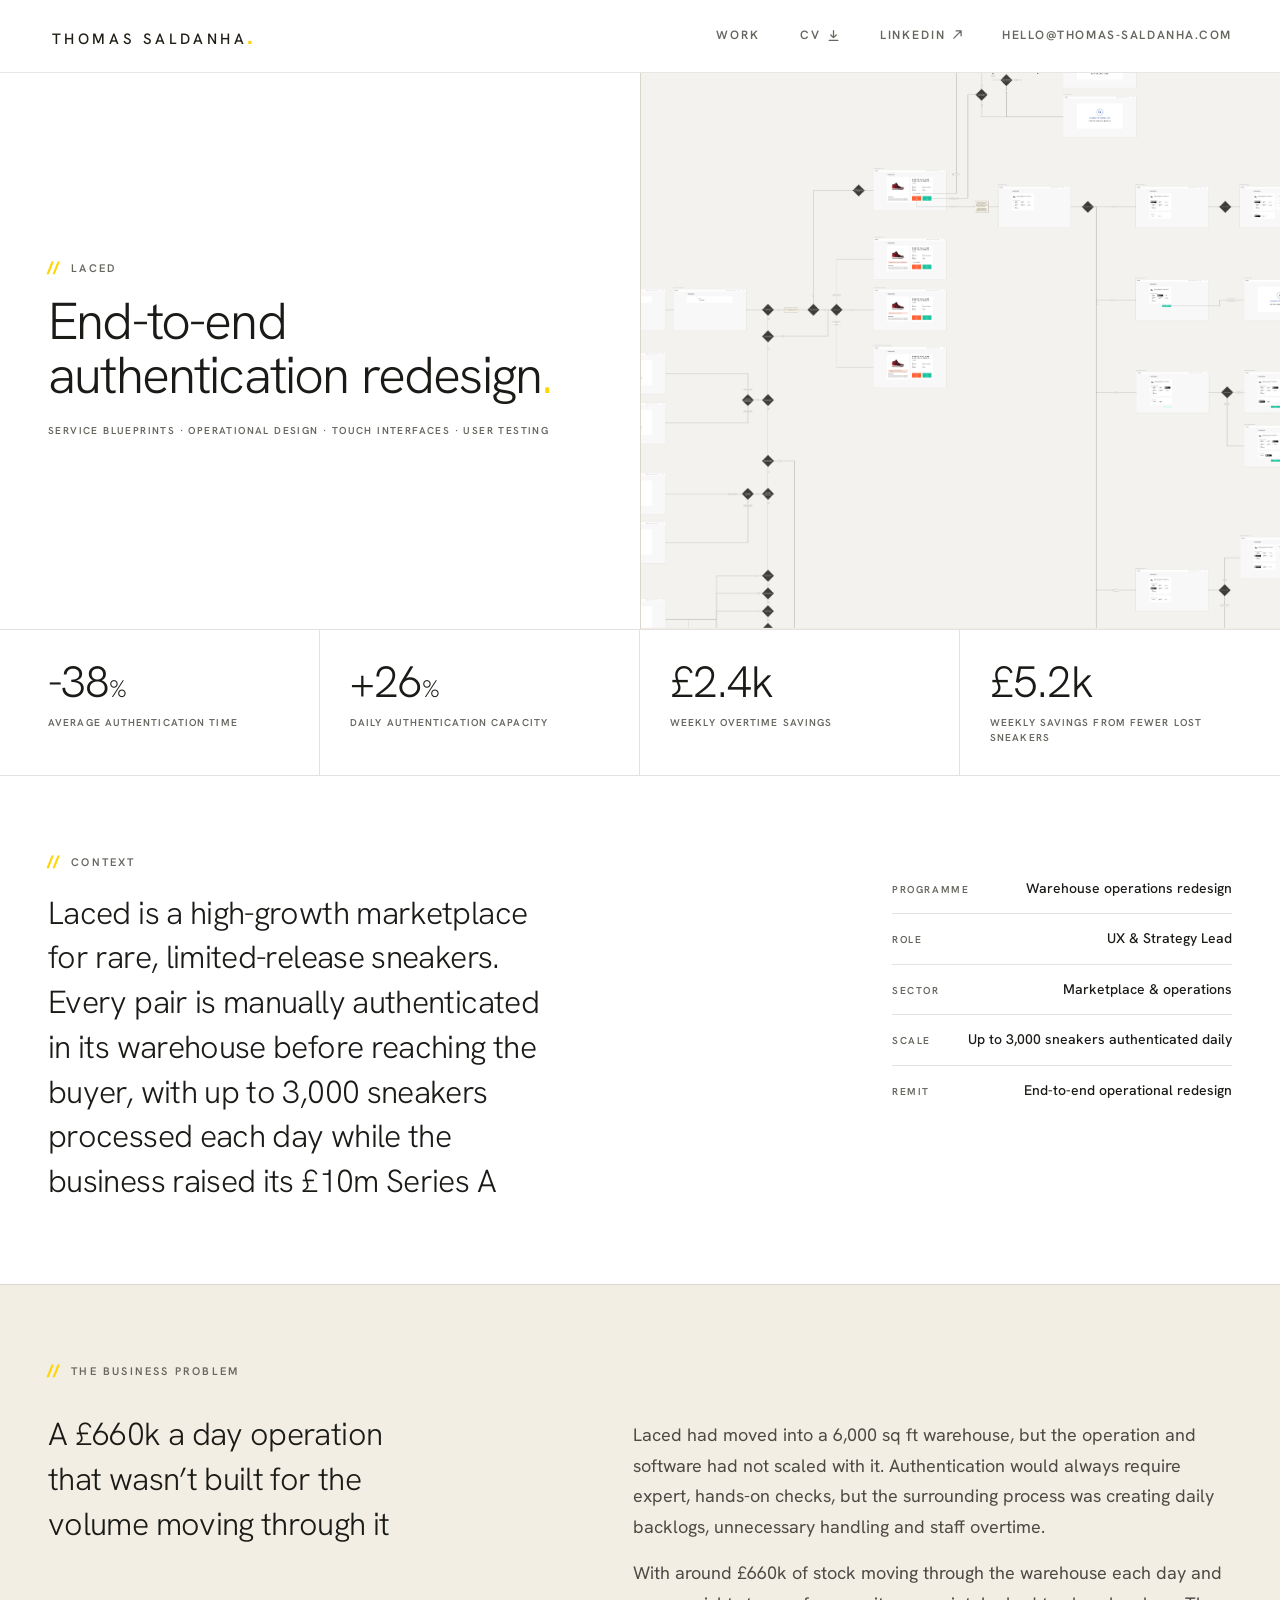
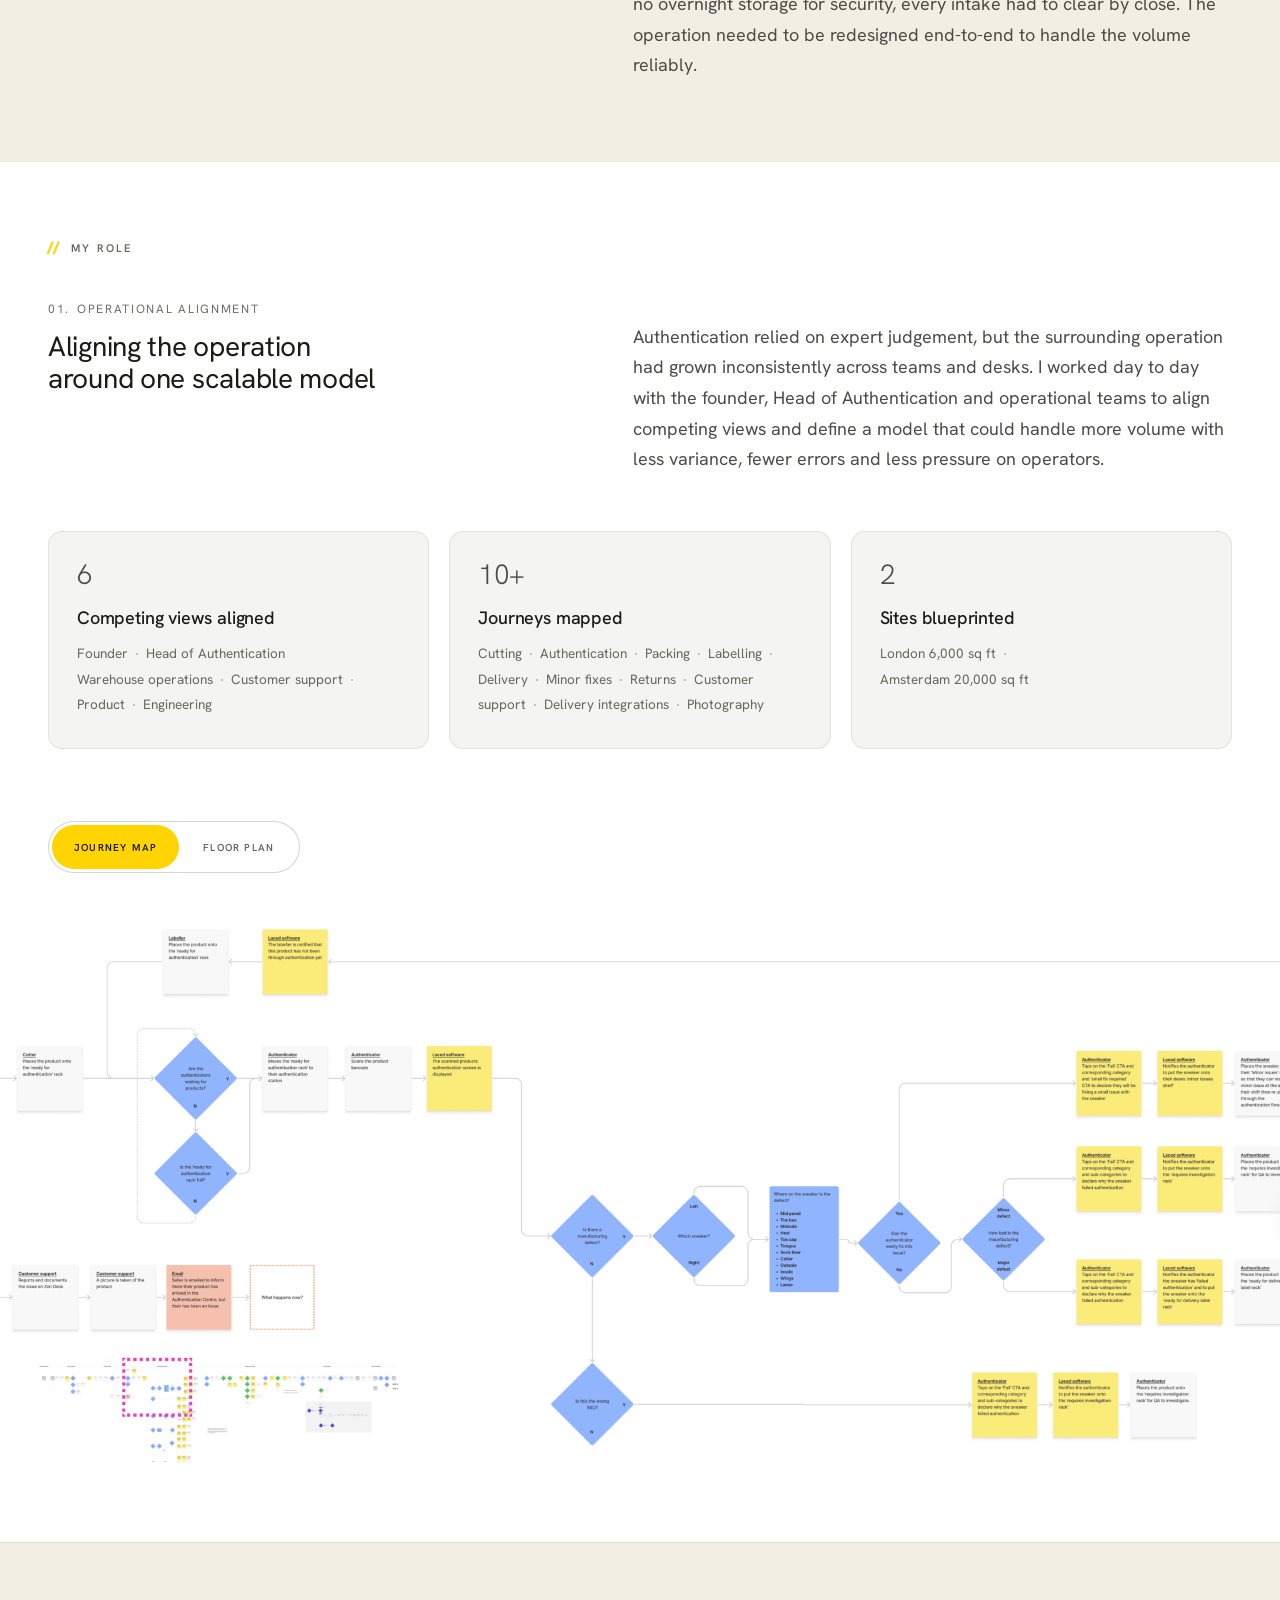
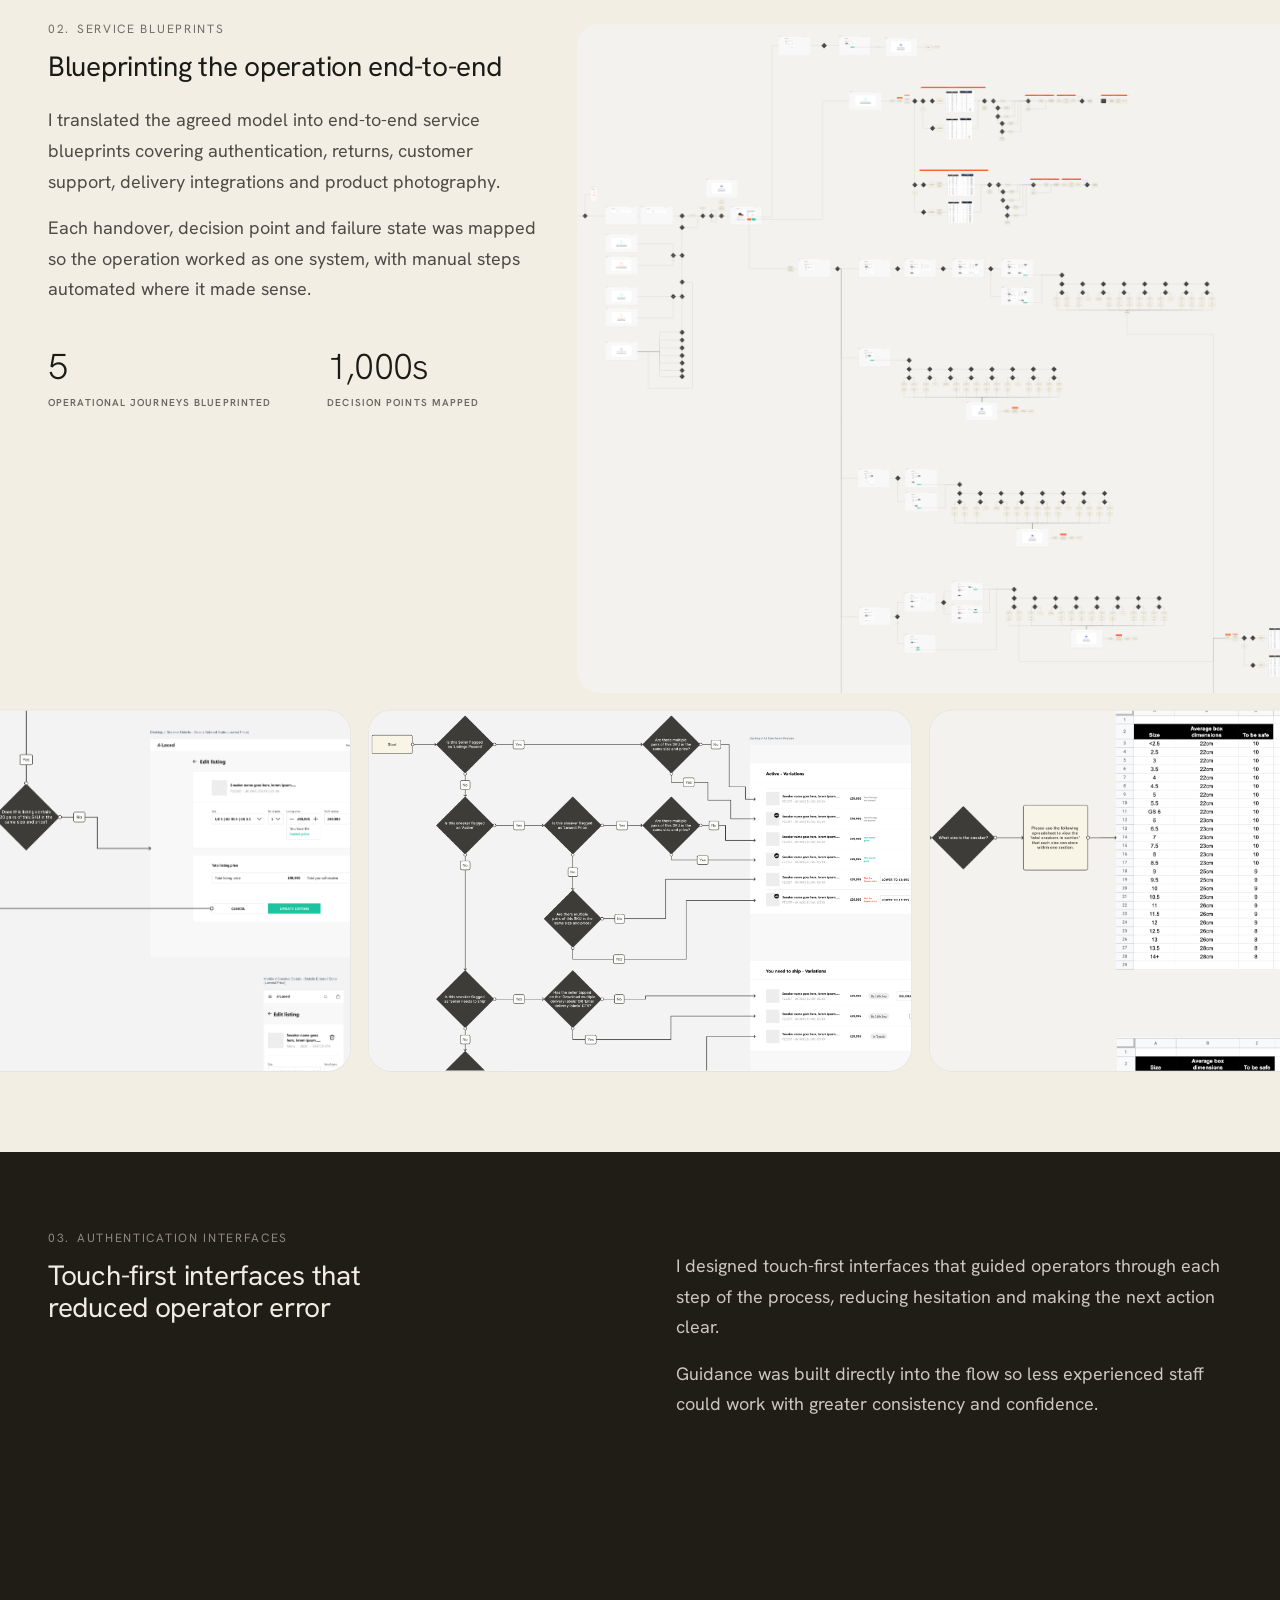
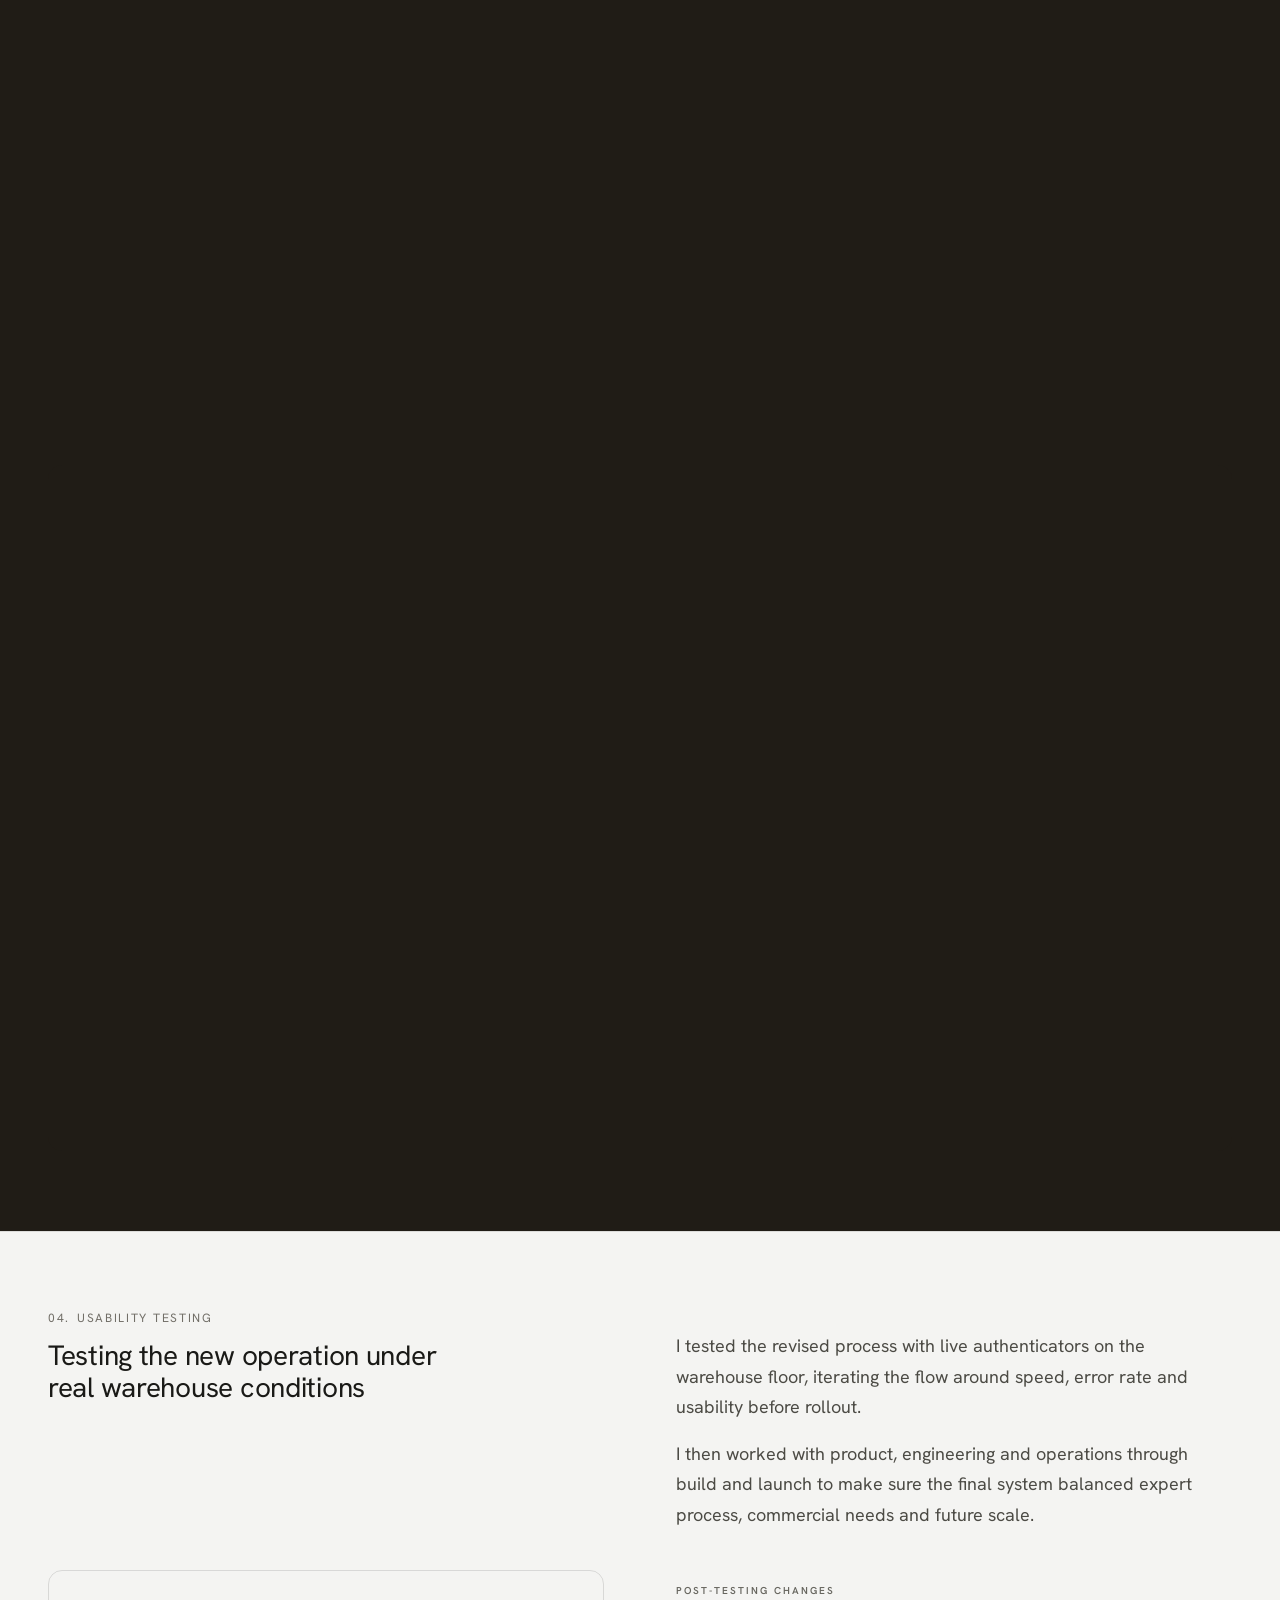
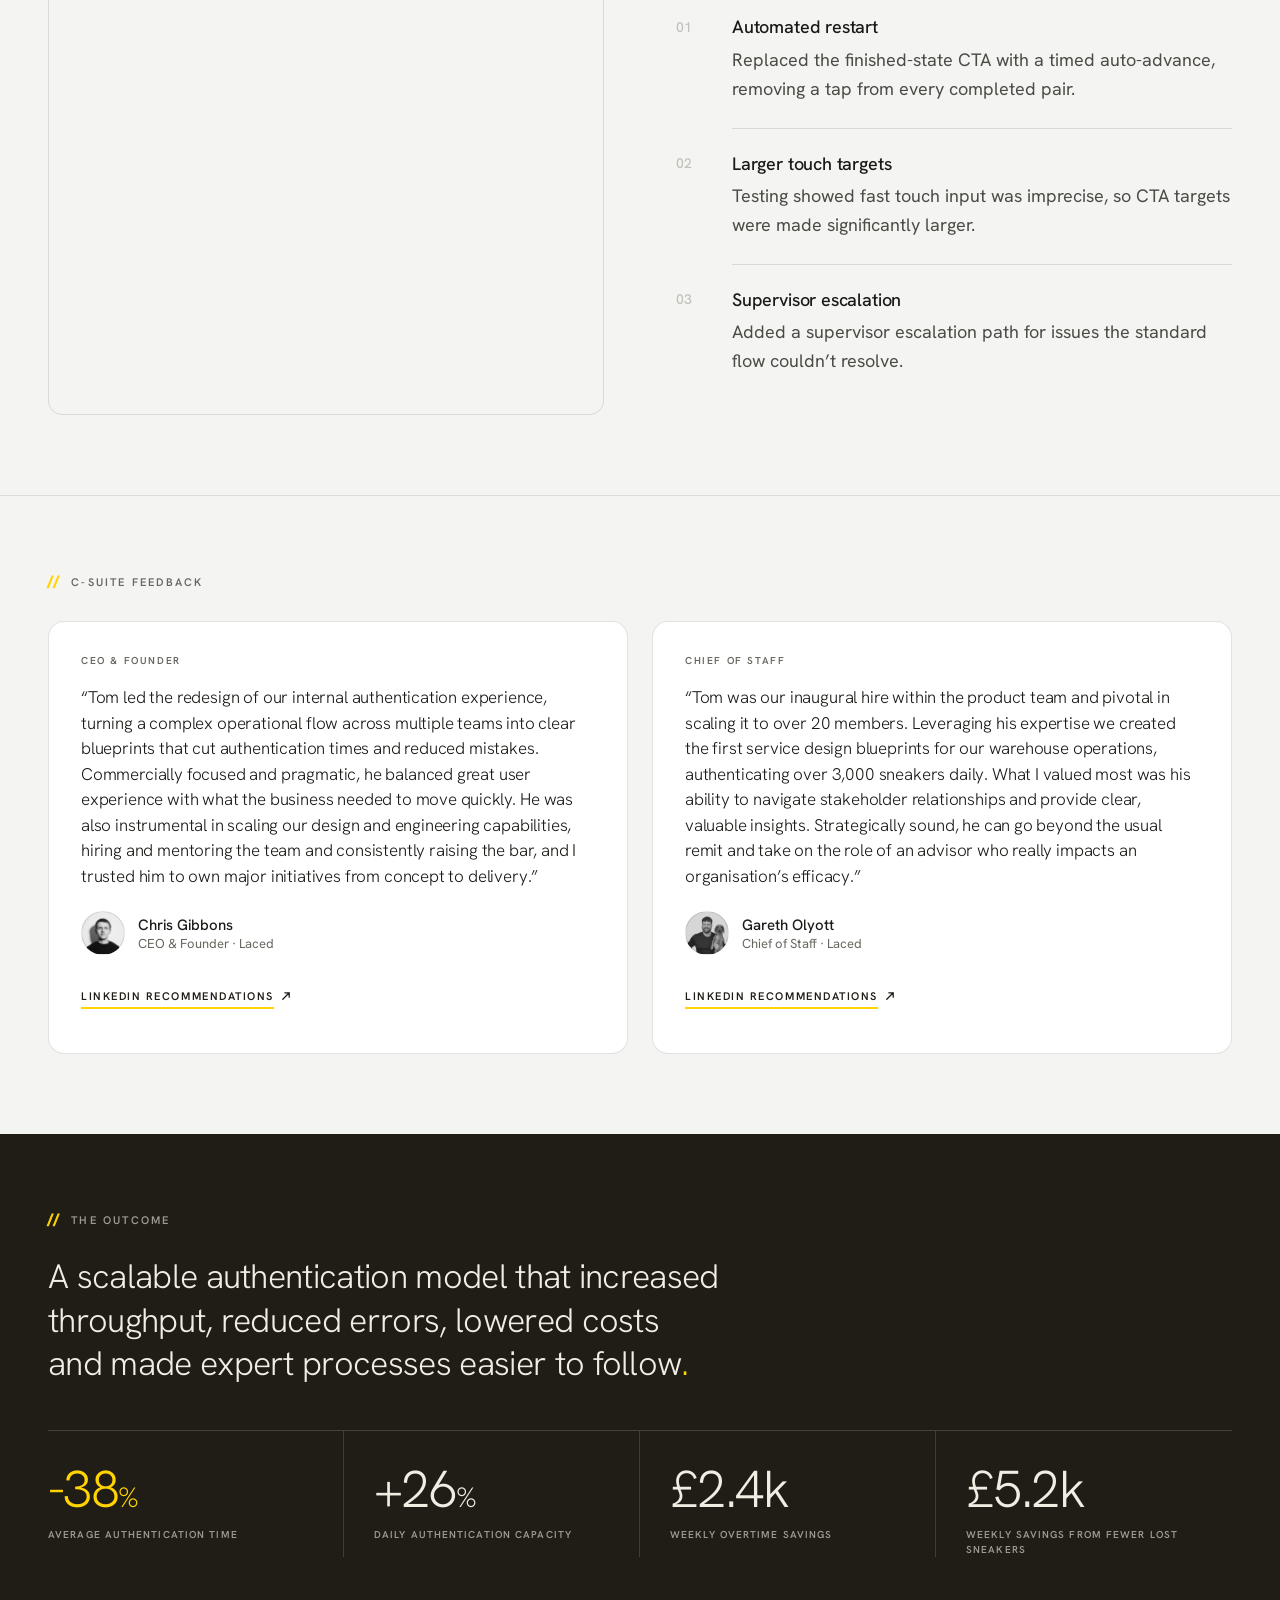
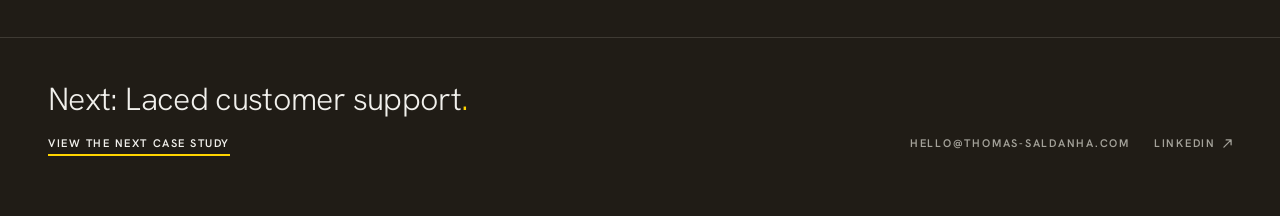
<file: work/laced-authentication/index.html>
<!DOCTYPE html>
<html lang="en-GB">
<head>
<meta charset="utf-8">
<meta name="viewport" content="width=device-width, initial-scale=1">
<title>End-to-end authentication redesign · Laced · Thomas Saldanha</title>
<meta name="description" content="Service blueprints and operational design for a sneaker marketplace authenticating up to 3,000 pairs a day.">
<!-- Canonical and share metadata. These are the only ABSOLUTE urls on the site;
     every other path is relative. Open Graph requires it: a relative og:image or
     og:url is ignored by every crawler, so they cannot follow the site's usual
     convention. This also means the share preview only resolves once the site is
     live at www.uxtom.co.uk. -->
<link rel="canonical" href="https://www.uxtom.co.uk/work/laced-authentication/">
<meta property="og:type" content="website">
<meta property="og:site_name" content="Thomas Saldanha">
<meta property="og:locale" content="en_GB">
<meta property="og:url" content="https://www.uxtom.co.uk/work/laced-authentication/">
<meta property="og:title" content="End-to-end authentication redesign · Laced · Thomas Saldanha">
<meta property="og:description" content="Service blueprints and operational design for a sneaker marketplace authenticating up to 3,000 pairs a day.">
<meta name="twitter:card" content="summary_large_image">
<meta name="twitter:title" content="End-to-end authentication redesign · Laced · Thomas Saldanha">
<meta name="twitter:description" content="Service blueprints and operational design for a sneaker marketplace authenticating up to 3,000 pairs a day.">
<meta property="og:image" content="https://www.uxtom.co.uk/og-image.png">
<meta property="og:image:width" content="1200">
<meta property="og:image:height" content="630">
<meta property="og:image:alt" content="Thomas Saldanha, UX and product design leader. I help teams find clarity in complex problems.">
<meta name="twitter:image" content="https://www.uxtom.co.uk/og-image.png">
<link rel="icon" href="../../favicon.ico" sizes="any">
<link rel="icon" type="image/png" sizes="32x32" href="../../favicon-32.png">
<link rel="icon" type="image/png" sizes="16x16" href="../../favicon-16.png">
<link rel="apple-touch-icon" sizes="180x180" href="../../apple-touch-icon.png">
<link rel="preconnect" href="https://fonts.googleapis.com">
<link rel="preconnect" href="https://fonts.gstatic.com" crossorigin="">
<!-- JetBrains Mono sets the [ ui screen ] placeholder tiles in the step 03
     collage, so it is loaded. Newsreader italic is the site's editorial accent
     and loads on every case study (CLAUDE.md), though nothing on this page
     sets a quote in it. The design file also asks for Hanken weight 800 for the
     // mark; the rest of the site loads 300–700 and strokes the mark, so this
     page matches them rather than rendering one page's // heavier. -->
<link href="https://fonts.googleapis.com/css2?family=Hanken+Grotesk:wght@300;400;500;600;700&amp;family=Newsreader:ital,opsz,wght@1,6..72,400;1,6..72,500&amp;family=JetBrains+Mono:wght@400;500&amp;display=swap" rel="stylesheet">
<link rel="stylesheet" href="../../styles.css">
<script>
/* Breakpoint contract (SHIP-MANIFEST.md), identical to the homepage and the
   other case studies:
     >= 1200px  the desktop design, bands edge to edge, content column capped at
                1680px (all of that is in styles.css, no JS involved)
     900–1199px the same desktop design, scaled proportionally to the viewport
     < 900px    the mobile design, its 440px column growing fluidly

   The 900–1199px band is a geometric scale, not a re-layout: the page is laid
   out at 1200px, the bottom of the desktop band, and then transformed, so
   nothing re-wraps and 1199px is continuous with 1200px. 1200px is also where
   this page's content column is 1104px, the width the desktop design was drawn
   at, so the build and the design line up there exactly. .viewport carries the
   resulting height (and clips the layout overflow, `clip` rather than `hidden`
   so it never becomes a scroll container that could jump on keyboard focus). */
(function(){
  var W = 1200, MIN = 900, root = document.documentElement, page, host, last;

  /* Figures scale uniformly with the column. --k is the only thing computed
     here: a figure cell's current width over data-fit, the width it had at the
     authored 1200px. The CSS then zooms the cell by it, so everything inside
     keeps its authored geometry and simply paints larger. It has to be computed
     in script because CSS cannot divide one length by another.

     Measuring the zoomed element is not circular: zoom scales an element's
     contents, not the box its parent lays out, so the rect stays the track
     width whatever --k is. */
  function figures(w){
    /* --col is the band content column, 1104px authored and 1584px at the cap.
       Band statements take five twelfths of it. Measured here for the same
       reason as the rest: CSS cannot divide one length by another, and a max()
       written into a child would re-resolve its 100% against the child. */
    if (page) page.style.setProperty('--col',
      (Math.min(page.getBoundingClientRect().width, 1680) - 96).toFixed(2) + 'px');
    document.querySelectorAll('[data-fit]').forEach(function(el){
      if (w < MIN){ el.style.removeProperty('--k'); return; }
      var box = el.getBoundingClientRect().width;
      var cap = parseFloat(el.getAttribute('data-fit-cap'));
      if (cap) box = Math.min(box, cap);
      var k = Math.max(1, box / parseFloat(el.getAttribute('data-fit')));
      el.style.setProperty('--k', k.toFixed(4));
    });
  }

  function fit(){
    page = page || document.querySelector('.page');
    host = host || document.querySelector('.viewport');
    /* The breakpoint has to be decided the way the media query decides it.
       A media query measures innerWidth, which includes a classic scrollbar;
       documentElement.clientWidth excludes it. Between them the CSS served the
       desktop design while this script still thought it was mobile, so .page
       stayed 1200px wide, unscaled, inside a narrower viewport and .viewport
       clipped the right third away. So: innerWidth picks the design, and
       clientWidth, the box the page actually has to fit in, sets the scale. */
    var w = innerWidth || root.clientWidth,
        s = w >= MIN ? Math.min(1, root.clientWidth / W) : 1;
    if (s !== last){ root.style.setProperty('--page-scale', String(s)); last = s; }
    figures(w);
    if (page && host) host.style.height = s < 1 ? Math.ceil(page.offsetHeight * s) + 'px' : '';
  }
  fit();
  addEventListener('resize', fit);
  addEventListener('load', fit);
  document.addEventListener('DOMContentLoaded', function(){
    fit();
    /* catches height changes from font/image load and width changes that fire no
       resize event, such as the scrollbar appearing */
    if (window.ResizeObserver){
      var ro = new ResizeObserver(fit);
      ro.observe(document.querySelector('.page'));
      ro.observe(root);
    }
  });
})();
</script>
<script>
/* STEP 03 collage fade.

   cs-interactions' data-wf driver takes its progress from the element's CENTRE:
   it starts when the centre is 70% of the way down the viewport and finishes at
   48%. That is right for a block of ordinary height, and wrong for this one.
   The frame is 640px tall at the authored width and 918px at the 1680 cap, so
   its centre only reaches 70% once nearly the whole frame has scrolled past,
   and because every column rests at opacity 0 the band reads as roughly 600px
   of empty black before the first one begins.

   So this frame carries data-la-wf rather than data-wf="reveal", which keeps
   the shared engine off it, and --p is driven here from the frame's TOP: 0 when
   the top is at the bottom of the viewport, 1 by the time it is a quarter of
   the way down. Column 01 is therefore already lit as the frame comes into
   view, and the last of the five lands with about two thirds of the frame on
   screen. Pure function of scroll position, so it reverses on the way back up,
   and pinned to 1 under prefers-reduced-motion.

   Bound straight to scroll rather than coalesced through a frame, which is how
   cs-interactions binds its own data-wf handler: one rect read and one property
   write is cheaper than the frame it would wait for, and a throttled
   requestAnimationFrame leaves the collage behind the scroll. */
(function(){
  var el, RM = matchMedia('(prefers-reduced-motion: reduce)').matches;
  function tick(){
    el = el || document.querySelector('[data-la-wf]');
    if (!el) return;
    if (RM){ el.style.setProperty('--p', '1'); return; }
    var vh = innerHeight || 800,
        p  = (vh - el.getBoundingClientRect().top) / (vh * 0.75);
    el.style.setProperty('--p', (p < 0 ? 0 : p > 1 ? 1 : p).toFixed(3));
  }
  addEventListener('scroll', tick, {passive:true, capture:true});
  addEventListener('resize', tick, {passive:true});
  addEventListener('load', tick);
  document.addEventListener('DOMContentLoaded', tick);
  tick();
})();
</script>
<!-- Microsoft Clarity, project y4a8k7mdho. Session recording and heatmaps.
     Loads async and injects its own tag, so it cannot block first paint; it sits
     at the end of <head> so it never competes with the stylesheet or the fonts
     for the connection. The only third-party request on the site besides Google
     Fonts. Sets cookies and records behaviour, so it is in scope for GDPR
     consent: there is no cookie banner on this site, which was a deliberate
     call, not an oversight. -->
<script type="text/javascript">
    (function(c,l,a,r,i,t,y){
        c[a]=c[a]||function(){(c[a].q=c[a].q||[]).push(arguments)};
        t=l.createElement(r);t.async=1;t.src="https://www.clarity.ms/tag/"+i;
        y=l.getElementsByTagName(r)[0];y.parentNode.insertBefore(t,y);
    })(window, document, "clarity", "script", "y4a8k7mdho");
</script>
</head>
<body>

<div class="viewport">
<div class="page page--cs page--la">

  <header class="nav nav--cs">
    <a class="brand" href="../../">Thomas Saldanha<span class="brand-dot">.</span></a>
    <nav class="nav-links">
      <a href="../../#work"><span>Work</span></a>
      <a class="nav-cv" href="../../cv/thomas-saldanha-cv.pdf" target="_blank" rel="noopener"><span>CV</span><svg width="13" height="13" viewBox="0 0 24 24" fill="none" stroke="currentColor" stroke-width="2.3" stroke-linecap="round" stroke-linejoin="round" class="dl13" aria-hidden="true"><path d="M12 3v12"></path><path d="M7 11l5 5 5-5"></path><path d="M4 21h16"></path></svg></a>
      <a class="nav-linkedin" href="https://www.linkedin.com/in/thomassaldanha/" target="_blank" rel="noopener"><span>LinkedIn</span><svg width="9" height="9" viewBox="0 0 10 10" fill="none" class="ext9" aria-hidden="true"><path d="M1 9L9 1M9 1H3.5M9 1V6.5" stroke="currentColor" stroke-width="1.4" stroke-linecap="round" stroke-linejoin="round"></path></svg></a>
      <a class="nav-email" href="mailto:hello@thomas-saldanha.com"><span>hello@thomas-saldanha.com</span></a>
    </nav>
    <button class="nav-burger" type="button" data-nav-toggle aria-label="Open menu" aria-expanded="false" aria-controls="nav-menu"><span></span><span></span></button>
  </header>

  <!-- cover -->
  <section class="cs-cover">
    <div class="cs-cover-copy">
      <div class="kicker-row"><span class="mark mark--sm">//</span><span class="kicker kicker--cs">Laced</span></div>
      <h1 class="cs-title">End-to-end authentication redesign<span class="cs-dot">.</span></h1>
      <div class="cs-disc">Service blueprints · Operational design · Touch interfaces · User testing</div>
    </div>
    <!-- no data-fit: the panel holds its ratio and everything inside the crop is
         percentage based (object-fit plus a percentage translate/scale), so it
         is already fluid and needs no zoom. -->
    <div class="cs-cover-media la-cover-media">
      <img class="la-cover-img" src="../../images/laced-auth-flow.png" alt="Authentication service flow: every screen, decision point and outcome state mapped end to end">
    </div>
  </section>

  <!-- metric strip -->
  <div class="cs-metrics">
    <div class="cs-metric"><div class="cs-metric-n">-38<span class="cs-metric-u">%</span></div><div class="cs-metric-l">Average authentication time</div></div>
    <div class="cs-metric"><div class="cs-metric-n">+26<span class="cs-metric-u">%</span></div><div class="cs-metric-l">Daily authentication capacity</div></div>
    <div class="cs-metric"><div class="cs-metric-n">£2.4k</div><div class="cs-metric-l">Weekly overtime savings</div></div>
    <div class="cs-metric"><div class="cs-metric-n">£5.2k</div><div class="cs-metric-l">Weekly savings from fewer lost sneakers</div></div>
  </div>

  <!-- context -->
  <section class="cs-context">
    <div class="cs-context-main">
      <div class="kicker-row kicker-row--cs"><span class="mark mark--sm">//</span><span class="kicker kicker--cs">Context</span></div>
      <p class="cs-statement">Laced is a high-growth marketplace for rare, limited-release sneakers. Every pair is manually authenticated in its warehouse before reaching the buyer, with up to 3,000 sneakers processed each day while the business raised its £10m Series A</p>
    </div>
    <div class="cs-meta">
      <div class="cs-meta-row"><span class="cs-meta-k">Programme</span><span class="cs-meta-v">Warehouse operations redesign</span></div>
      <div class="cs-meta-row"><span class="cs-meta-k">Role</span><span class="cs-meta-v">UX &amp; Strategy Lead</span></div>
      <div class="cs-meta-row"><span class="cs-meta-k">Sector</span><span class="cs-meta-v">Marketplace &amp; operations</span></div>
      <div class="cs-meta-row"><span class="cs-meta-k">Scale</span><span class="cs-meta-v">Up to 3,000 sneakers authenticated daily</span></div>
      <div class="cs-meta-row"><span class="cs-meta-k">Remit</span><span class="cs-meta-v">End-to-end operational redesign</span></div>
    </div>
  </section>

  <!-- the business problem -->
  <section class="cs-problem">
    <div class="kicker-row"><span class="mark mark--sm">//</span><span class="kicker kicker--cs">The business problem</span></div>
    <div class="cs-problem-grid">
      <p class="cs-statement">A £660k a day operation that wasn’t built for the volume moving through it</p>
      <div class="cs-problem-body">
        <p class="cs-body">Laced had moved into a 6,000 sq ft warehouse, but the operation and software had not scaled with it. Authentication would always require expert, hands-on checks, but the surrounding process was creating daily backlogs, unnecessary handling and staff overtime.</p>
        <p class="cs-body">With around £660k of stock moving through the warehouse each day and no overnight storage for security, every intake had to clear by close. The operation needed to be redesigned end-to-end to handle the volume reliably.</p>
      </div>
    </div>
  </section>

  <!-- my role -->
  <section class="cs-lead">
    <div class="kicker-row"><span class="mark mark--sm">//</span><span class="kicker kicker--cs">My role</span></div>
  </section>

  <!-- STEP 01 · Operational alignment (white) -->
  <section class="la-s01">
    <div class="la-head">
      <div class="la-head-t">
        <div class="cs-marker"><span class="cs-marker-n">01.</span><span class="cs-marker-t">Operational alignment</span></div>
        <h2 class="cs-step-title">Aligning the operation around one scalable model</h2>
      </div>
      <div class="la-head-b">
        <p class="cs-step-body">Authentication relied on expert judgement, but the surrounding operation had grown inconsistently across teams and desks. I worked day to day with the founder, Head of Authentication and operational teams to align competing views and define a model that could handle more volume with less variance, fewer errors and less pressure on operators.</p>
      </div>
    </div>

    <div class="la-cards">
      <div class="la-card">
        <div class="la-card-n">6</div>
        <div class="la-card-t">Competing views aligned</div>
        <p class="la-card-p">Founder <span class="la-dot"></span> Head of Authentication<br><span class="la-nb">Warehouse operations</span> <span class="la-dot"></span> <span class="la-nb">Customer support <span class="la-dot"></span></span> Product <span class="la-dot"></span> Engineering</p>
      </div>
      <div class="la-card">
        <div class="la-card-n">10+</div>
        <div class="la-card-t">Journeys mapped</div>
        <p class="la-card-p">Cutting <span class="la-dot"></span> Authentication <span class="la-dot"></span> Packing <span class="la-dot"></span> Labelling <span class="la-dot"></span> Delivery <span class="la-dot"></span> Minor fixes <span class="la-dot"></span> Returns <span class="la-dot"></span> Customer support <span class="la-dot"></span> Delivery integrations <span class="la-dot"></span> Photography</p>
      </div>
      <div class="la-card">
        <div class="la-card-n">2</div>
        <div class="la-card-t">Sites blueprinted</div>
        <p class="la-card-p">London 6,000 sq ft <span class="la-dot"></span><br>Amsterdam 20,000 sq ft</p>
      </div>
    </div>

    <!-- the toggle sits outside the evidence and stays at its authored size -->
    <div class="cs-tabs la-s01-tabs" aria-label="Step 01 evidence">
      <div class="cs-tabtrack">
        <button data-tabgroup="la-s01" data-view="flow" data-on="font:600 10px 'Hanken Grotesk';letter-spacing:.12em;text-transform:uppercase;color:#1a1a17;background:#ffd400;border:none;border-radius:100px;padding:12px 22px;cursor:pointer" data-off="font:600 10px 'Hanken Grotesk';letter-spacing:.12em;text-transform:uppercase;color:#67665f;background:transparent;border:none;border-radius:100px;padding:12px 22px;cursor:pointer" style="font:600 10px 'Hanken Grotesk';letter-spacing:.12em;text-transform:uppercase;color:#1a1a17;background:#ffd400;border:none;border-radius:100px;padding:12px 22px;cursor:pointer">Journey map</button>
        <button data-tabgroup="la-s01" data-view="plan" data-on="font:600 10px 'Hanken Grotesk';letter-spacing:.12em;text-transform:uppercase;color:#1a1a17;background:#ffd400;border:none;border-radius:100px;padding:12px 22px;cursor:pointer" data-off="font:600 10px 'Hanken Grotesk';letter-spacing:.12em;text-transform:uppercase;color:#67665f;background:transparent;border:none;border-radius:100px;padding:12px 22px;cursor:pointer" style="font:600 10px 'Hanken Grotesk';letter-spacing:.12em;text-transform:uppercase;color:#67665f;background:transparent;border:none;border-radius:100px;padding:12px 22px;cursor:pointer">Floor plan</button>
      </div>
    </div>

    <!-- no data-disp: the two designs give these panels the same display value,
         so the engine clears the inline display and the stylesheet decides -->
    <div class="la-s01-p la-s01-p--flow" data-panelgroup="la-s01" data-view="flow">
      <div class="la-flowfr"><img class="la-flow-img" data-reveal="down" src="../../images/laced-authflow-v7.png" alt="Service blueprint: the authentication decision flow, with operator actions, software responses and every defect and failure branch"></div>
    </div>
    <div class="la-s01-p la-s01-p--plan" data-panelgroup="la-s01" data-view="plan" style="display:none">
      <div class="la-planfr"><img class="la-plan-img" data-reveal="down" src="../../images/laced-floorplan-w.png" alt="Authentication centre floor plan drawn to scale: cutting, authentication, labelling and packing desks with racks, pallets and per-desk throughput rates"></div>
    </div>
  </section>

  <!-- STEP 02 · Service blueprints (ivory) -->
  <section class="la-s02">
    <div class="la-s02-grid">
      <div class="la-s02-copy">
        <div class="cs-marker"><span class="cs-marker-n">02.</span><span class="cs-marker-t">Service blueprints</span></div>
        <h2 class="cs-step-title">Blueprinting the operation end-to-end</h2>
        <p class="cs-step-body">I translated the agreed model into end-to-end service blueprints covering authentication, returns, customer support, delivery integrations and product photography.</p>
        <p class="cs-step-body">Each handover, decision point and failure state was mapped so the operation worked as one system, with manual steps automated where it made sense.</p>
        <div class="cs-stats la-s02-stats">
          <div class="cs-stat"><div class="cs-stat-n">5</div><div class="cs-stat-l">Operational journeys blueprinted</div></div>
          <div class="cs-stat"><div class="cs-stat-n">1,000s</div><div class="cs-stat-l">Decision points mapped</div></div>
        </div>
      </div>
      <!-- scaled: 1fr of the authored .82fr 1fr grid. The zoom is on the frame,
           not the grid cell, so the 80px that opens the band stays 80px while
           the 628px panel and its baked -234px crop ride the column. -->
      <div class="la-s02-media" data-fit="659.3407">
        <div class="la-bird" data-tilewipe data-tw-i="0"><img class="la-bird-img" src="../../images/laced-bp-birdseye-c.png" alt="The authentication operation blueprinted end to end: every stage, branch and screen in one map"></div>
      </div>
    </div>

    <!-- a fixed 1560px track centred in a 1200px window and clipped by it, so
         the outer two tiles are cut at the card edge exactly as drawn -->
    <div class="la-bp" data-fit="1200" data-fit-cap="1680">
      <div class="la-bp-stage">
        <div class="la-bp-track">
          <div class="la-bptile" data-tilewipe data-tw-i="0"><img class="la-bptile-img la-bptile-img--a" src="../../images/laced-bp-listings-flow.png" alt="Blueprint detail: the seller listings flow and the screens it drives"></div>
          <div class="la-bptile" data-tilewipe data-tw-i="1"><img class="la-bptile-img la-bptile-img--b" src="../../images/laced-bp-seller-logic-c.png" alt="Seller listing logic blueprint, operator and software side by side"></div>
          <div class="la-bptile" data-tilewipe data-tw-i="2"><img class="la-bptile-img la-bptile-img--c" src="../../images/laced-bp-rack-logic-c.png" alt="Blueprint detail: rack storage logic"></div>
        </div>
      </div>
    </div>
  </section>

  <!-- STEP 03 · Authentication interfaces (black) -->
  <section class="la-s03">
    <div class="la-head la-s03-head">
      <div class="la-head-t">
        <div class="cs-marker cs-marker--dark"><span class="cs-marker-n">03.</span><span class="cs-marker-t">Authentication interfaces</span></div>
        <h2 class="cs-step-title cs-step-title--dark">Touch-first interfaces that reduced operator error</h2>
      </div>
      <div class="la-head-b">
        <p class="cs-step-body cs-step-body--dark">I designed touch-first interfaces that guided operators through each step of the process, reducing hesitation and making the next action clear.</p>
        <p class="cs-step-body cs-step-body--dark">Guidance was built directly into the flow so less experienced staff could work with greater consistency and confidence.</p>
      </div>
    </div>

    <figure class="la-floor">
      <div class="la-floor-fr" data-tilewipe data-tw-i="0"><img class="la-floor-img" src="../../images/laced-warehouse-floor.png" alt="The authentication floor: mobile racks of boxed sneakers feeding operator stations across the 6,000 sq ft warehouse"></div>
    </figure>

    <!-- STEP 03 diagonal collage. LOCKED geometry (CLAUDE.md): 312px tiles, a
         17px gutter, a −19° rotation with a uniform 1.04 scale and per-column
         margin-top stagger, each column fading in off --p at 0 / .08 / .16 /
         .24 / .32. Nothing here is re-derived: the frame's height and the stage
         inside it ride --k, so the whole module simply paints larger. -->
    <figure class="la-wfwrap">
      <div class="la-wf" data-fit="1104" data-la-wf>
        <div class="la-wf-stage">
          <div class="la-wf-track">
            <div class="la-wf-col" style="--o:0">
              <div class="la-ph"><span class="la-ph-l">[ ui screen ]</span></div>
              <div class="la-ph"><span class="la-ph-l">[ ui screen ]</span></div>
              <div class="la-wf-t"><img src="../../images/laced-ui-auth-csnote-crop.png" alt="Authentication station"></div>
              <div class="la-wf-t"><img src="../../images/laced-ui-fail-reason-full-crop.png" alt="Select reason for failure"></div>
              <div class="la-wf-t"><img src="../../images/laced-ui-delivery-label-crop.png" alt="Delivery label"></div>
              <div class="la-wf-t"><img src="../../images/laced-ui-auth-csnote-crop.png" alt="Authentication station"></div>
            </div>
            <div class="la-wf-col la-wf-col--2" style="--o:0.08">
              <div class="la-ph"><span class="la-ph-l">[ ui screen ]</span></div>
              <div class="la-wf-t"><img src="../../images/laced-ui-download-labels-crop.png" alt="Your sale items: download labels"></div>
              <div class="la-wf-t"><img src="../../images/laced-ui-need-to-ship-crop.png" alt="Your sale items: you need to ship"></div>
              <div class="la-wf-t"><img src="../../images/laced-ui-edit-listing-crop.png" alt="Sneaker details"></div>
              <div class="la-wf-t"><img src="../../images/laced-ui-writeoff-crop.png" alt="Write off or resell"></div>
              <div class="la-ph"><span class="la-ph-l">[ ui screen ]</span></div>
            </div>
            <div class="la-wf-col la-wf-col--3" style="--o:0.16">
              <div class="la-ph"><span class="la-ph-l">[ ui screen ]</span></div>
              <div class="la-wf-t"><img src="../../images/laced-ui-cancelled-crop.png" alt="Cancelled listing"></div>
              <div class="la-wf-t"><img src="../../images/laced-ui-auth-csnote-crop.png" alt="Authentication station"></div>
              <div class="la-wf-t"><img src="../../images/laced-ui-fail-reason-crop.png" alt="Reason for failure detail"></div>
              <div class="la-wf-t"><img src="../../images/laced-ui-listing-detail-crop.png" alt="Listing detail"></div>
              <div class="la-ph"><span class="la-ph-l">[ ui screen ]</span></div>
            </div>
            <div class="la-wf-col la-wf-col--4" style="--o:0.24">
              <div class="la-ph"><span class="la-ph-l">[ ui screen ]</span></div>
              <div class="la-wf-t"><img src="../../images/laced-ui-listing-history-crop.png" alt="Listing history"></div>
              <div class="la-wf-t"><img src="../../images/laced-ui-delete-listing-crop.png" alt="Delete this listing"></div>
              <div class="la-wf-t"><img src="../../images/laced-ui-labelling-requires-auth-crop.png" alt="Labelling: requires authentication"></div>
              <div class="la-wf-t"><img src="../../images/laced-ui-delivery-label-crop.png" alt="Delivery label"></div>
              <div class="la-wf-t"><img src="../../images/laced-ui-scan-qa-crop.png" alt="Scan: requires QA"></div>
            </div>
            <div class="la-wf-col la-wf-col--5" style="--o:0.32">
              <div class="la-ph"><span class="la-ph-l">[ ui screen ]</span></div>
              <div class="la-ph"><span class="la-ph-l">[ ui screen ]</span></div>
              <div class="la-wf-t"><img src="../../images/laced-ui-your-cart-crop.png" alt="Your cart"></div>
              <div class="la-wf-t"><img src="../../images/laced-ui-login-register-crop.png" alt="Log in or register"></div>
              <div class="la-ph"><span class="la-ph-l">[ ui screen ]</span></div>
              <div class="la-ph"><span class="la-ph-l">[ ui screen ]</span></div>
            </div>
          </div>
        </div>
      </div>
    </figure>
  </section>

  <!-- STEP 04 · Usability testing (grey) -->
  <section class="la-s04">
    <div class="la-s04-grid">
      <div class="la-head-t la-s04-title">
        <div class="cs-marker"><span class="cs-marker-n">04.</span><span class="cs-marker-t">Usability testing</span></div>
        <h2 class="cs-step-title">Testing the new operation under real warehouse conditions</h2>
      </div>
      <div class="la-head-b la-s04-body">
        <p class="cs-step-body">I tested the revised process with live authenticators on the warehouse floor, iterating the flow around speed, error rate and usability before rollout.</p>
        <p class="cs-step-body">I then worked with product, engineering and operations through build and launch to make sure the final system balanced expert process, commercial needs and future scale.</p>
      </div>
      <!-- authored in mobile reading order: on desktop the photo moves to the
           foot of the title column and the changes list keeps the body column -->
      <figure class="la-s04-photo"><img class="la-s04-img" data-reveal="down" src="../../images/laced-station-photo.png" alt="An authenticator working the station in the warehouse"></figure>
      <div class="la-s04-changes">
        <div class="la-ch-l">Post-testing changes</div>
        <div class="la-ch-r"><span class="la-ch-n">01</span><div class="la-ch-b"><div class="la-ch-t">Automated restart</div><p class="la-ch-p">Replaced the finished-state CTA with a timed auto-advance, removing a tap from every completed pair.</p></div></div>
        <div class="la-ch-r"><span class="la-ch-n">02</span><div class="la-ch-b"><div class="la-ch-t">Larger touch targets</div><p class="la-ch-p">Testing showed fast touch input was imprecise, so CTA targets were made significantly larger.</p></div></div>
        <div class="la-ch-r"><span class="la-ch-n">03</span><div class="la-ch-b"><div class="la-ch-t">Supervisor escalation</div><p class="la-ch-p">Added a supervisor escalation path for issues the standard flow couldn’t resolve.</p></div></div>
      </div>
    </div>
  </section>

  <!-- C-suite feedback (grey) -->
  <section class="la-fb">
    <div class="kicker-row kicker-row--fb"><span class="mark mark--sm">//</span><span class="kicker kicker--cs">C-suite feedback</span></div>
    <div class="la-fb-grid">
      <div class="la-fb-card">
        <div class="la-fb-l">CEO &amp; Founder</div>
        <blockquote class="la-fb-q">“Tom led the redesign of our internal authentication experience, turning a complex operational flow across multiple teams into clear blueprints that cut authentication times and reduced mistakes. Commercially focused and pragmatic, he balanced great user experience with what the business needed to move quickly. He was also instrumental in scaling our design and engineering capabilities, hiring and mentoring the team and consistently raising the bar, and I trusted him to own major initiatives from concept to delivery.”</blockquote>
        <div class="la-fb-by">
          <div class="avatar avatar--chris"></div>
          <div>
            <div class="la-fb-n">Chris Gibbons</div>
            <div class="la-fb-r">CEO &amp; Founder · Laced</div>
          </div>
        </div>
        <a class="marklink la-fb-link" href="https://www.linkedin.com/in/thomassaldanha/details/recommendations/" target="_blank" rel="noopener"><span>LinkedIn recommendations</span><svg width="8" height="8" viewBox="0 0 10 10" fill="none" class="ext8" aria-hidden="true"><path d="M1 9L9 1M9 1H3.5M9 1V6.5" stroke="currentColor" stroke-width="1.6" stroke-linecap="round" stroke-linejoin="round"></path></svg></a>
      </div>
      <div class="la-fb-card">
        <div class="la-fb-l">Chief of Staff</div>
        <blockquote class="la-fb-q">“Tom was our inaugural hire within the product team and pivotal in scaling it to over 20 members. Leveraging his expertise we created the first service design blueprints for our warehouse operations, authenticating over 3,000 sneakers daily. What I valued most was his ability to navigate stakeholder relationships and provide clear, valuable insights. Strategically sound, he can go beyond the usual remit and take on the role of an advisor who really impacts an organisation’s efficacy.”</blockquote>
        <div class="la-fb-by">
          <div class="avatar avatar--gareth"></div>
          <div>
            <div class="la-fb-n">Gareth Olyott</div>
            <div class="la-fb-r">Chief of Staff · Laced</div>
          </div>
        </div>
        <a class="marklink la-fb-link" href="https://www.linkedin.com/in/thomassaldanha/details/recommendations/" target="_blank" rel="noopener"><span>LinkedIn recommendations</span><svg width="8" height="8" viewBox="0 0 10 10" fill="none" class="ext8" aria-hidden="true"><path d="M1 9L9 1M9 1H3.5M9 1V6.5" stroke="currentColor" stroke-width="1.6" stroke-linecap="round" stroke-linejoin="round"></path></svg></a>
      </div>
    </div>
  </section>

  <!-- the outcome (black) -->
  <section class="cs-outcome">
    <div class="kicker-row"><span class="mark mark--sm">//</span><span class="kicker kicker--cs kicker--dark">The outcome</span></div>
    <p class="cs-outcome-statement">A scalable authentication model that increased throughput, reduced errors, lowered costs and made expert processes easier to follow<span class="cs-dot">.</span></p>
    <div class="cs-outcome-grid">
      <div class="cs-outcome-metric"><div class="cs-outcome-n cs-outcome-n--lead">-38<span class="cs-outcome-u">%</span></div><div class="cs-outcome-l">Average authentication time</div></div>
      <div class="cs-outcome-metric"><div class="cs-outcome-n">+26<span class="cs-outcome-u">%</span></div><div class="cs-outcome-l">Daily authentication capacity</div></div>
      <div class="cs-outcome-metric"><div class="cs-outcome-n">£2.4k</div><div class="cs-outcome-l">Weekly overtime savings</div></div>
      <div class="cs-outcome-metric"><div class="cs-outcome-n">£5.2k</div><div class="cs-outcome-l">Weekly savings from fewer lost sneakers</div></div>
    </div>
  </section>

  <footer class="cs-footer">
    <div class="cs-footer-main">
      <div class="cs-footer-next">Next: Laced customer support<span class="cs-dot">.</span></div>
      <a class="cs-footer-link" href="../laced-customer-support/"><span>View the next case study</span></a>
    </div>
    <div class="cs-footer-links">
      <a href="mailto:hello@thomas-saldanha.com"><span>hello@thomas-saldanha.com</span></a>
      <a href="https://www.linkedin.com/in/thomassaldanha/" target="_blank" rel="noopener"><span>LinkedIn</span><svg width="9" height="9" viewBox="0 0 10 10" fill="none" class="ext9 ext9--cs" aria-hidden="true"><path d="M1 9L9 1M9 1H3.5M9 1V6.5" stroke="currentColor" stroke-width="1.4" stroke-linecap="round" stroke-linejoin="round"></path></svg></a>
    </div>
  </footer>

</div>
</div>

<script src="../../cs-interactions.js"></script>

<!-- Mobile menu open state (Nav Options.dc.html, option 2g). A direct child of
     body, outside .viewport, so a transformed .page can never become its
     containing block; display:none above 900px. Driven by nav-menu.js. -->
<div class="nav-menu" id="nav-menu" role="dialog" aria-modal="true" aria-label="Menu" hidden>
  <div class="nav-menu-top">
    <a class="brand" href="../../">Thomas Saldanha<span class="brand-dot">.</span></a>
    <button class="nav-close" type="button" data-nav-close aria-label="Close menu">
      <svg width="17" height="17" viewBox="0 0 18 18" fill="none" aria-hidden="true"><path d="M1 1l16 16M17 1L1 17" stroke="currentColor" stroke-width="1.6" stroke-linecap="round"></path></svg>
    </button>
  </div>
  <nav class="nav-menu-links" aria-label="Site">
    <a href="../../#work"><span class="nav-menu-u">Work</span></a>
    <a href="../../cv/thomas-saldanha-cv.pdf" target="_blank" rel="noopener"><span class="nav-menu-li"><span class="nav-menu-u">CV</span><svg width="16" height="16" viewBox="0 0 24 24" fill="none" stroke="currentColor" stroke-width="2.1" stroke-linecap="round" stroke-linejoin="round" aria-hidden="true"><path d="M12 3v12"></path><path d="M7 11l5 5 5-5"></path><path d="M4 21h16"></path></svg></span></a>
    <a href="https://www.linkedin.com/in/thomassaldanha/" target="_blank" rel="noopener"><span class="nav-menu-li"><span class="nav-menu-u">LinkedIn</span><svg width="10" height="10" viewBox="0 0 10 10" fill="none" class="ext9" aria-hidden="true"><path d="M1 9L9 1M9 1H3.5M9 1V6.5" stroke="currentColor" stroke-width="1.4" stroke-linecap="round" stroke-linejoin="round"></path></svg></span></a>
    <a href="mailto:hello@thomas-saldanha.com"><span class="nav-menu-u">hello@thomas-saldanha.com</span></a>
  </nav>
  <div class="nav-menu-foot">London, United Kingdom</div>
</div>
<script src="../../nav-menu.js"></script>
</body>
</html>
</file>
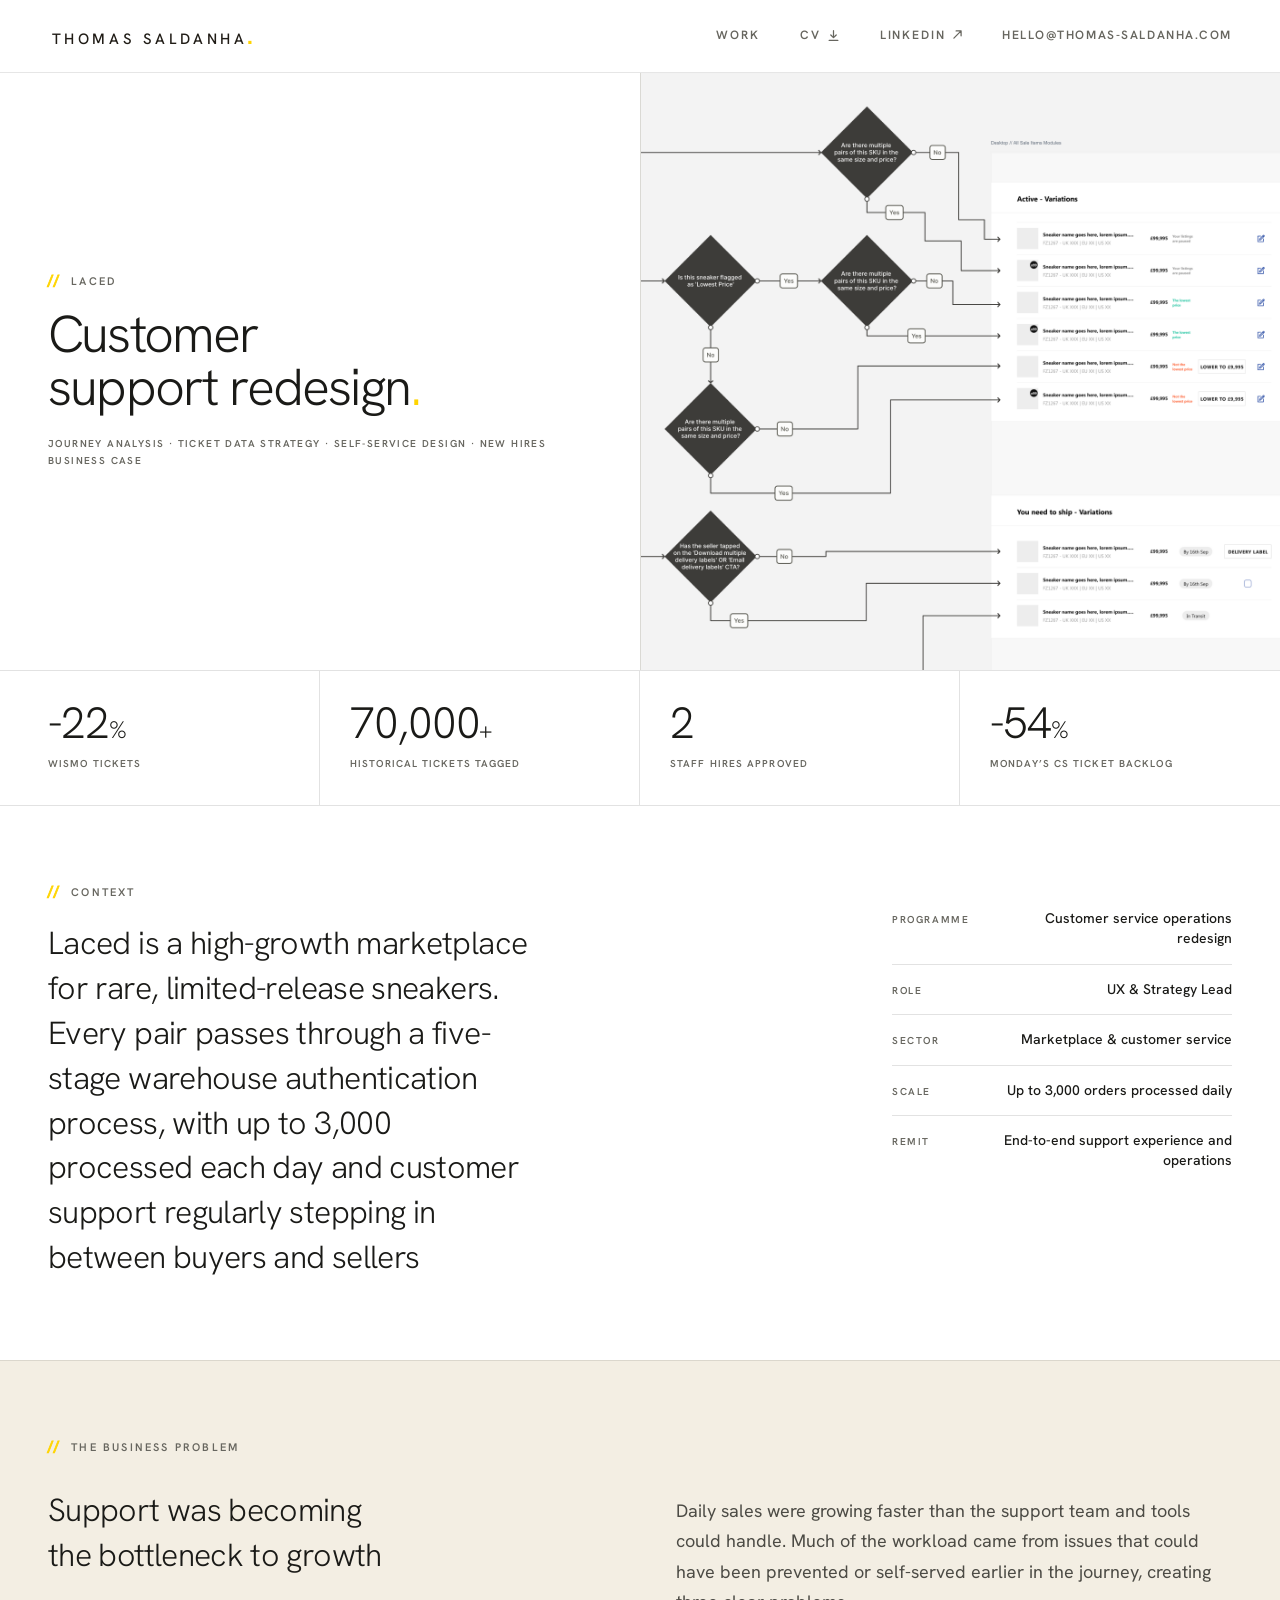
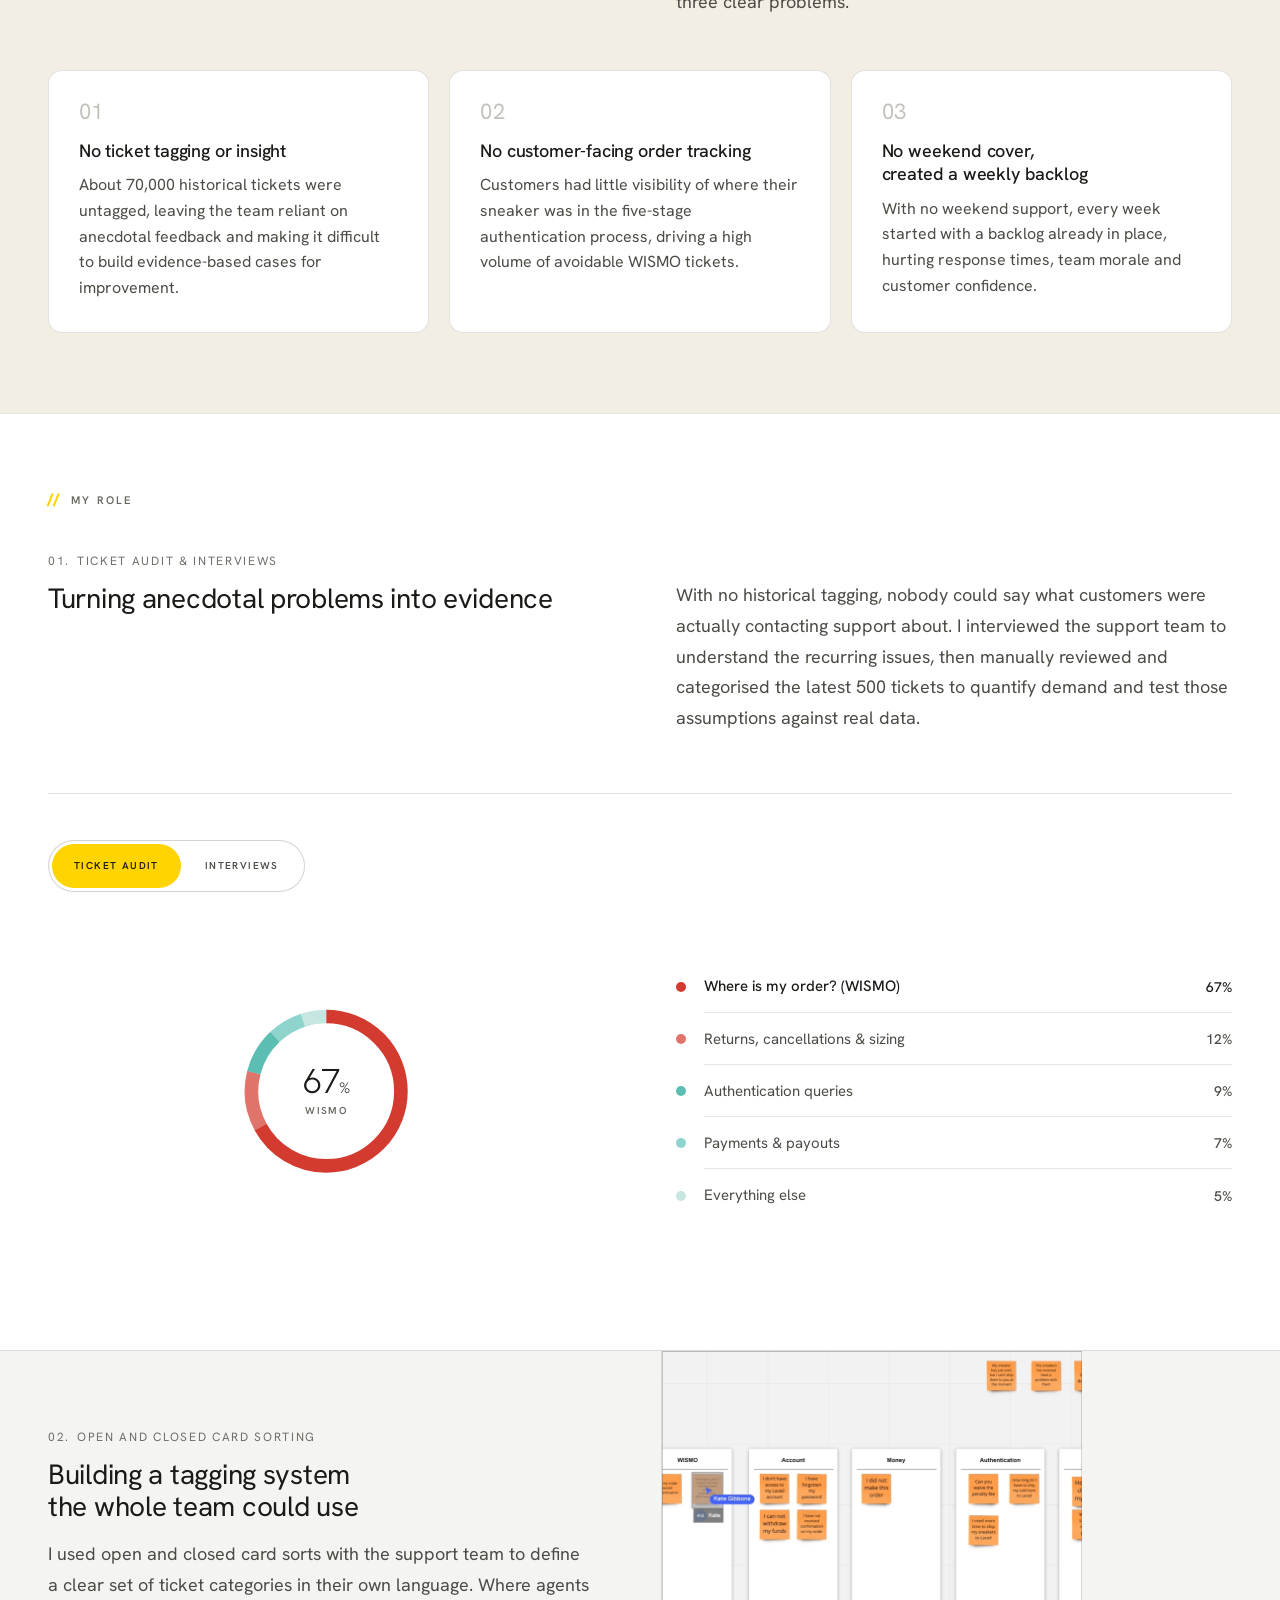
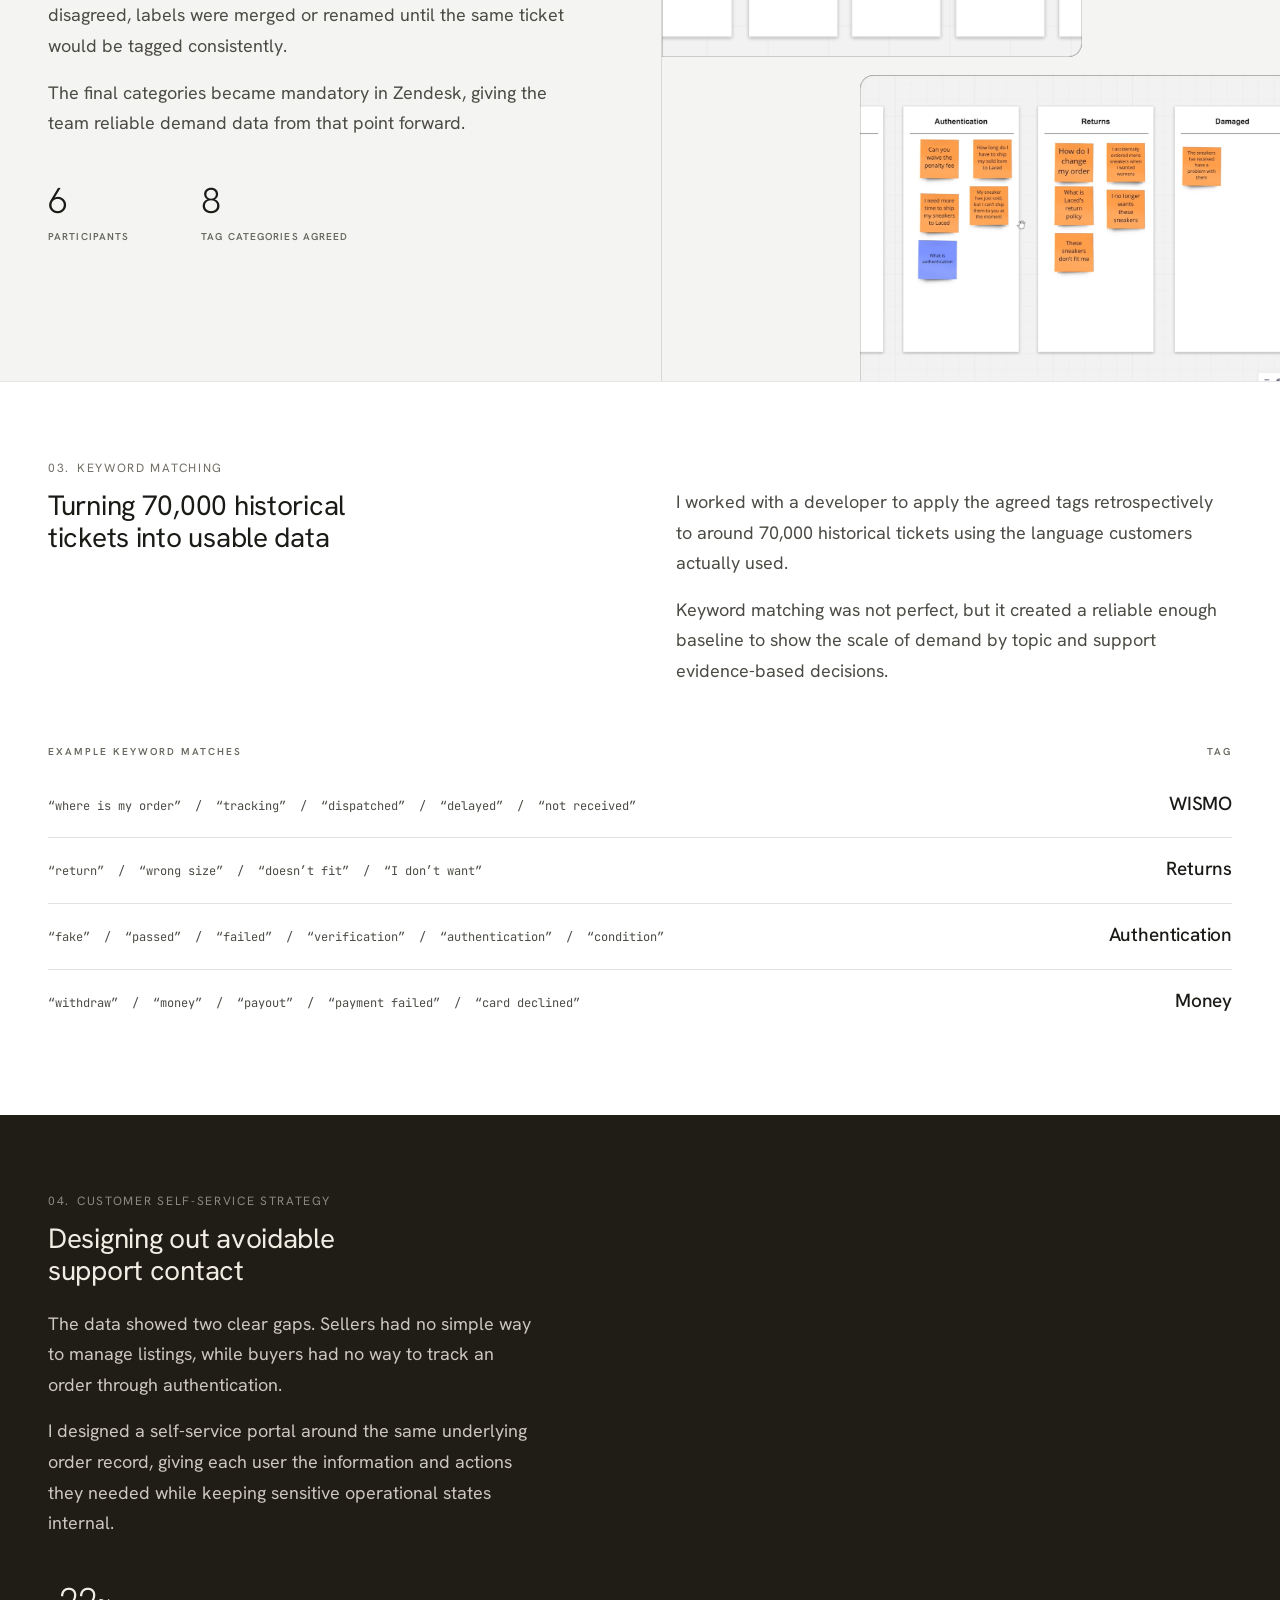
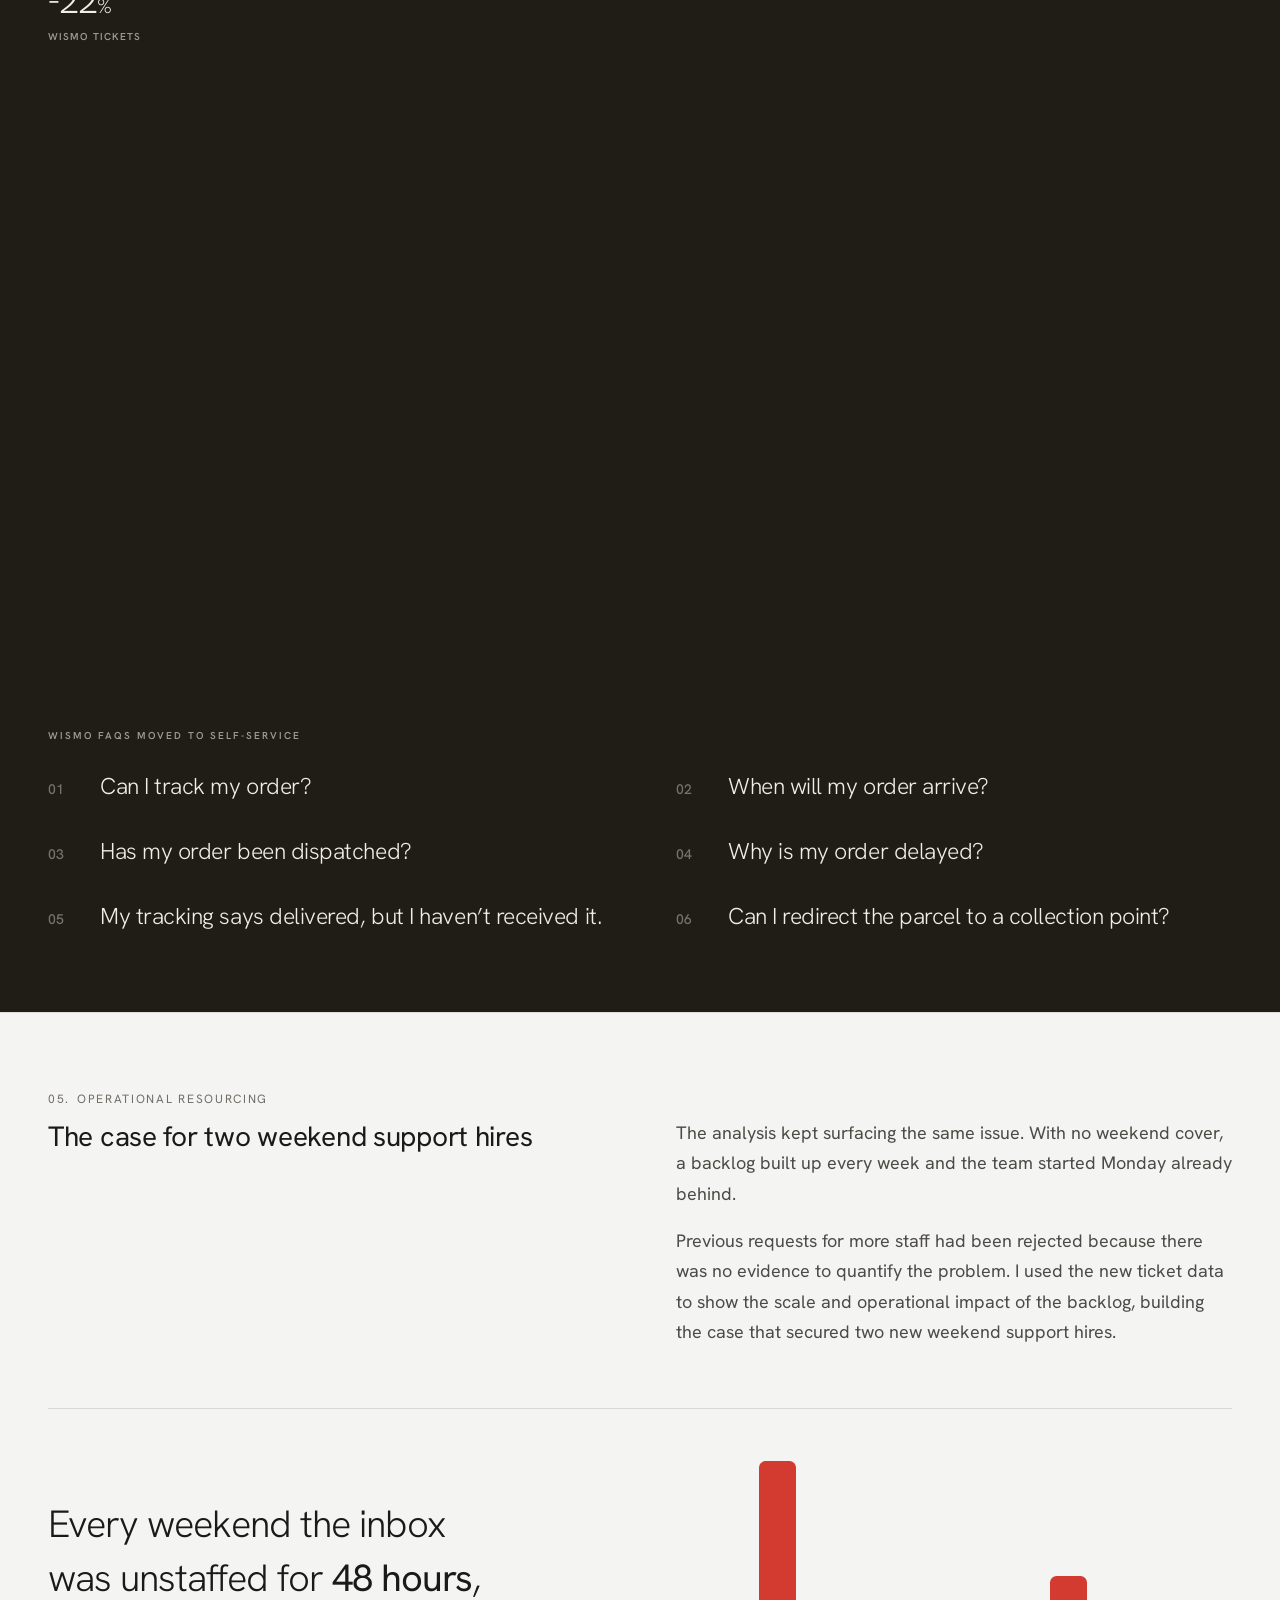
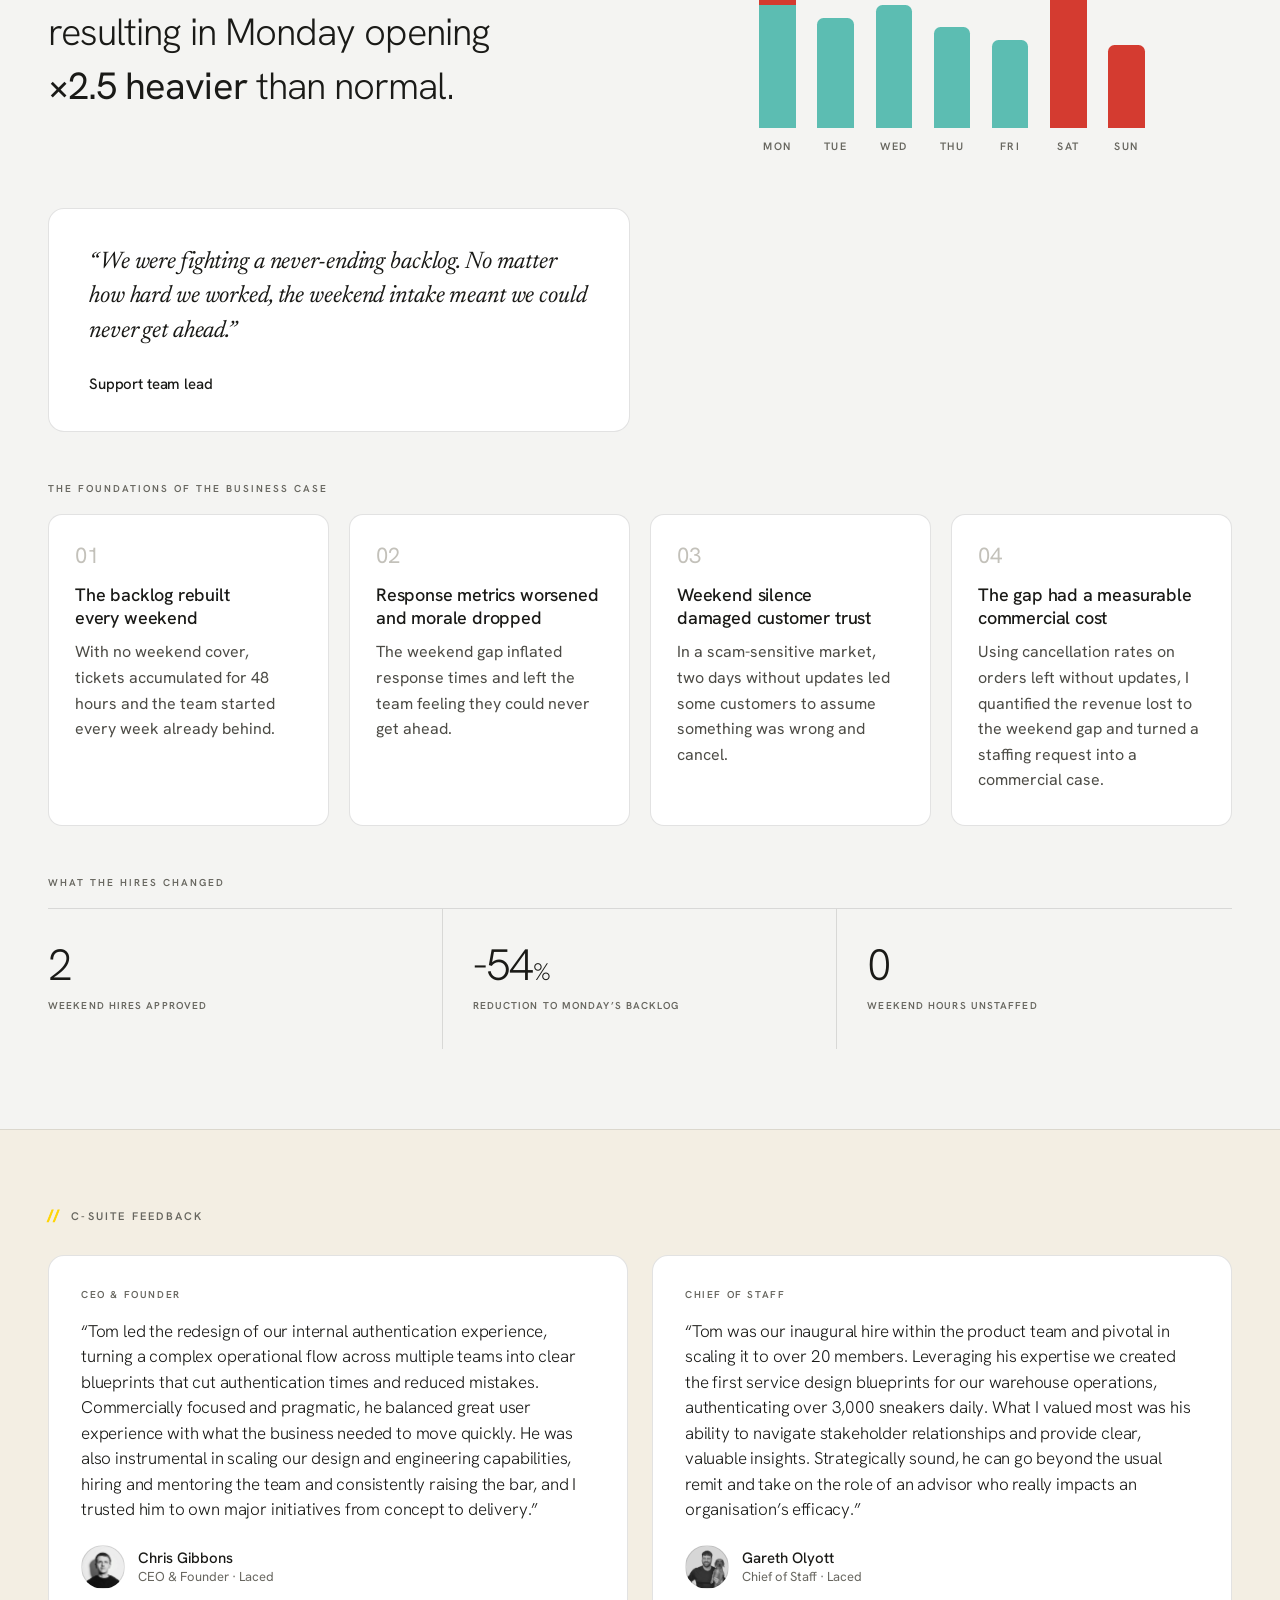
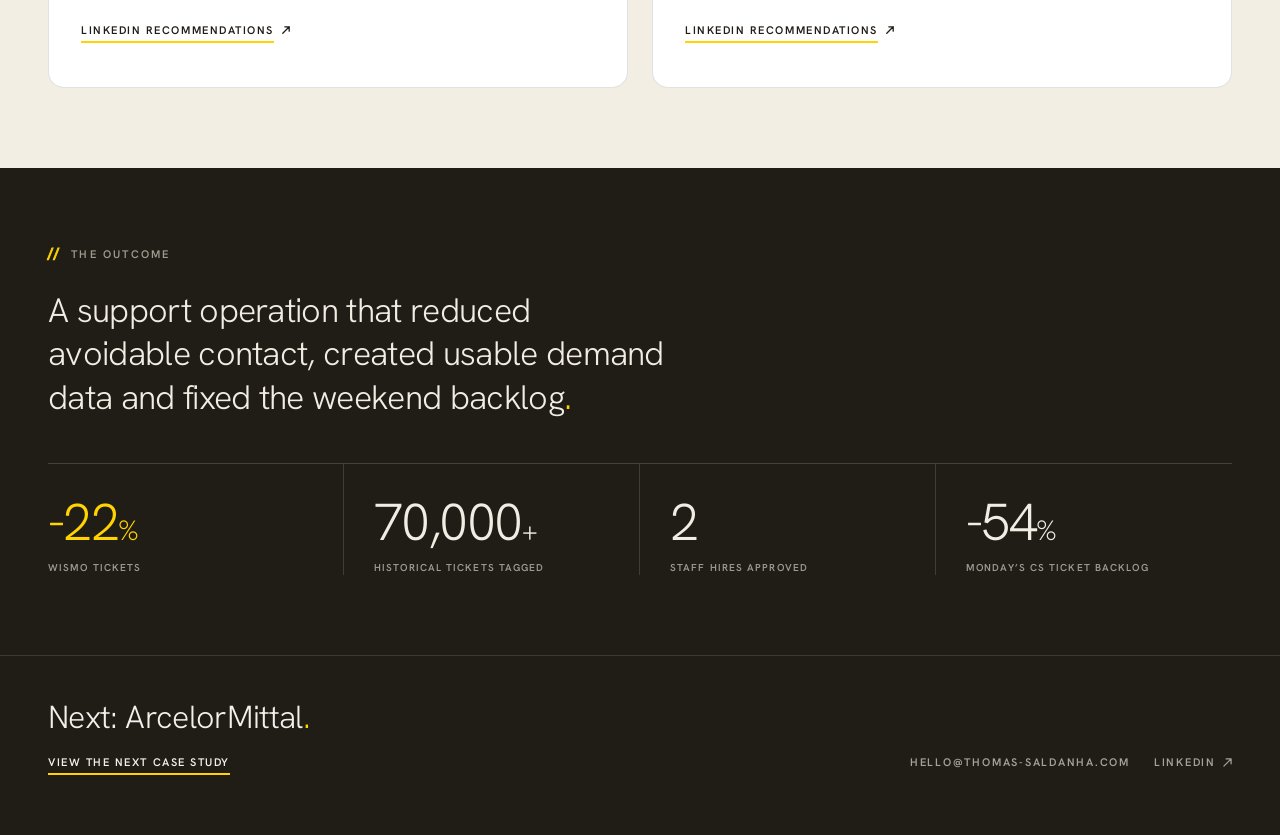
<file: work/laced-customer-support/index.html>
<!DOCTYPE html>
<html lang="en-GB">
<head>
<meta charset="utf-8">
<meta name="viewport" content="width=device-width, initial-scale=1">
<title>Customer support redesign · Laced · Thomas Saldanha</title>
<meta name="description" content="Ticket taxonomy, self-service design and the weekend business case that cut WISMO contacts by 22% at Laced, a marketplace shipping 3,000 orders a day.">
<!-- Canonical and share metadata. These are the only ABSOLUTE urls on the site;
     every other path is relative. Open Graph requires it: a relative og:image or
     og:url is ignored by every crawler, so they cannot follow the site's usual
     convention. This also means the share preview only resolves once the site is
     live at www.uxtom.co.uk. -->
<link rel="canonical" href="https://www.uxtom.co.uk/work/laced-customer-support/">
<meta property="og:type" content="website">
<meta property="og:site_name" content="Thomas Saldanha">
<meta property="og:locale" content="en_GB">
<meta property="og:url" content="https://www.uxtom.co.uk/work/laced-customer-support/">
<meta property="og:title" content="Customer support redesign · Laced · Thomas Saldanha">
<meta property="og:description" content="Ticket taxonomy, self-service design and the weekend business case that cut WISMO contacts by 22% at Laced, a marketplace shipping 3,000 orders a day.">
<meta name="twitter:card" content="summary_large_image">
<meta name="twitter:title" content="Customer support redesign · Laced · Thomas Saldanha">
<meta name="twitter:description" content="Ticket taxonomy, self-service design and the weekend business case that cut WISMO contacts by 22% at Laced, a marketplace shipping 3,000 orders a day.">
<meta property="og:image" content="https://www.uxtom.co.uk/og-image.png">
<meta property="og:image:width" content="1200">
<meta property="og:image:height" content="630">
<meta property="og:image:alt" content="Thomas Saldanha, UX and product design leader. I help teams find clarity in complex problems.">
<meta name="twitter:image" content="https://www.uxtom.co.uk/og-image.png">
<link rel="icon" href="../../favicon.ico" sizes="any">
<link rel="icon" type="image/png" sizes="32x32" href="../../favicon-32.png">
<link rel="icon" type="image/png" sizes="16x16" href="../../favicon-16.png">
<link rel="apple-touch-icon" sizes="180x180" href="../../apple-touch-icon.png">
<link rel="preconnect" href="https://fonts.googleapis.com">
<link rel="preconnect" href="https://fonts.gstatic.com" crossorigin="">
<!-- JetBrains Mono sets the step 03 keyword runs and the step 04 FAQ numerals.
     Newsreader italic sets the step 01 interview quotes and loads on every case
     study anyway (CLAUDE.md). The design file also asks for Hanken weight 800
     for the // mark; the rest of the site loads 300–700 and strokes the mark, so
     this page matches them rather than rendering one page's // heavier. -->
<link href="https://fonts.googleapis.com/css2?family=Hanken+Grotesk:wght@300;400;500;600;700&amp;family=Newsreader:ital,opsz,wght@1,6..72,400;1,6..72,500&amp;family=JetBrains+Mono:wght@400;500&amp;display=swap" rel="stylesheet">
<link rel="stylesheet" href="../../styles.css">
<script>
/* Breakpoint contract (SHIP-MANIFEST.md), identical to the homepage and the
   other four case studies:
     >= 1200px  the desktop design, bands edge to edge, content column capped at
                1680px (all of that is in styles.css, no JS involved)
     900–1199px the same desktop design, scaled proportionally to the viewport
     < 900px    the mobile design, its 440px column growing fluidly

   The 900–1199px band is a geometric scale, not a re-layout: the page is laid
   out at 1200px, the bottom of the desktop band, and then transformed, so
   nothing re-wraps and 1199px is continuous with 1200px. 1200px is also where
   this page's content column is 1104px, the width the desktop design was drawn
   at, so the build and the design line up there exactly. .viewport carries the
   resulting height (and clips the layout overflow, `clip` rather than `hidden`
   so it never becomes a scroll container that could jump on keyboard focus). */
(function(){
  var W = 1200, MIN = 900, root = document.documentElement, page, host, last;

  /* Figures scale uniformly with the column. --k is the only thing computed
     here: a figure cell's current width over data-fit, the width it had at the
     authored 1200px. The CSS then zooms the cell by it, so everything inside
     keeps its authored geometry and simply paints larger. It has to be computed
     in script because CSS cannot divide one length by another.

     Measuring the zoomed element is not circular: zoom scales an element's
     contents, not the box its parent lays out, so the rect stays the track
     width whatever --k is. */
  function figures(w){
    /* --col is the band content column, 1104px authored and 1584px at the cap.
       Band statements take five twelfths of it. Measured here for the same
       reason as the rest: CSS cannot divide one length by another, and a max()
       written into a child would re-resolve its 100% against the child. */
    if (page) page.style.setProperty('--col',
      (Math.min(page.getBoundingClientRect().width, 1680) - 96).toFixed(2) + 'px');
    document.querySelectorAll('[data-fit]').forEach(function(el){
      if (w < MIN){ el.style.removeProperty('--k'); return; }
      var box = el.getBoundingClientRect().width;
      var cap = parseFloat(el.getAttribute('data-fit-cap'));
      if (cap) box = Math.min(box, cap);
      var k = Math.max(1, box / parseFloat(el.getAttribute('data-fit')));
      el.style.setProperty('--k', k.toFixed(4));
    });
  }

  function fit(){
    page = page || document.querySelector('.page');
    host = host || document.querySelector('.viewport');
    /* The breakpoint has to be decided the way the media query decides it.
       A media query measures innerWidth, which includes a classic scrollbar;
       documentElement.clientWidth excludes it. Between them the CSS served the
       desktop design while this script still thought it was mobile, so .page
       stayed 1200px wide, unscaled, inside a narrower viewport and .viewport
       clipped the right third away. So: innerWidth picks the design, and
       clientWidth, the box the page actually has to fit in, sets the scale. */
    var w = innerWidth || root.clientWidth,
        s = w >= MIN ? Math.min(1, root.clientWidth / W) : 1;
    if (s !== last){ root.style.setProperty('--page-scale', String(s)); last = s; }
    figures(w);
    if (page && host) host.style.height = s < 1 ? Math.ceil(page.offsetHeight * s) + 'px' : '';
  }
  fit();
  addEventListener('resize', fit);
  addEventListener('load', fit);
  document.addEventListener('DOMContentLoaded', function(){
    fit();
    /* catches height changes from font/image load and width changes that fire no
       resize event, such as the scrollbar appearing */
    if (window.ResizeObserver){
      var ro = new ResizeObserver(fit);
      ro.observe(document.querySelector('.page'));
      ro.observe(root);
    }
  });
})();
</script>
<!-- Microsoft Clarity, project y4a8k7mdho. Session recording and heatmaps.
     Loads async and injects its own tag, so it cannot block first paint; it sits
     at the end of <head> so it never competes with the stylesheet or the fonts
     for the connection. The only third-party request on the site besides Google
     Fonts. Sets cookies and records behaviour, so it is in scope for GDPR
     consent: there is no cookie banner on this site, which was a deliberate
     call, not an oversight. -->
<script type="text/javascript">
    (function(c,l,a,r,i,t,y){
        c[a]=c[a]||function(){(c[a].q=c[a].q||[]).push(arguments)};
        t=l.createElement(r);t.async=1;t.src="https://www.clarity.ms/tag/"+i;
        y=l.getElementsByTagName(r)[0];y.parentNode.insertBefore(t,y);
    })(window, document, "clarity", "script", "y4a8k7mdho");
</script>
</head>
<body>

<div class="viewport">
<div class="page page--cs page--lcs">

  <header class="nav nav--cs">
    <a class="brand" href="../../">Thomas Saldanha<span class="brand-dot">.</span></a>
    <nav class="nav-links">
      <a href="../../#work"><span>Work</span></a>
      <a class="nav-cv" href="../../cv/thomas-saldanha-cv.pdf" target="_blank" rel="noopener"><span>CV</span><svg width="13" height="13" viewBox="0 0 24 24" fill="none" stroke="currentColor" stroke-width="2.3" stroke-linecap="round" stroke-linejoin="round" class="dl13" aria-hidden="true"><path d="M12 3v12"></path><path d="M7 11l5 5 5-5"></path><path d="M4 21h16"></path></svg></a>
      <a class="nav-linkedin" href="https://www.linkedin.com/in/thomassaldanha/" target="_blank" rel="noopener"><span>LinkedIn</span><svg width="9" height="9" viewBox="0 0 10 10" fill="none" class="ext9" aria-hidden="true"><path d="M1 9L9 1M9 1H3.5M9 1V6.5" stroke="currentColor" stroke-width="1.4" stroke-linecap="round" stroke-linejoin="round"></path></svg></a>
      <a class="nav-email" href="mailto:hello@thomas-saldanha.com"><span>hello@thomas-saldanha.com</span></a>
    </nav>
    <button class="nav-burger" type="button" data-nav-toggle aria-label="Open menu" aria-expanded="false" aria-controls="nav-menu"><span></span><span></span></button>
  </header>

  <!-- cover -->
  <section class="cs-cover">
    <div class="cs-cover-copy">
      <div class="kicker-row"><span class="mark mark--sm">//</span><span class="kicker kicker--cs">Laced</span></div>
      <h1 class="cs-title">Customer support redesign<span class="cs-dot">.</span></h1>
      <div class="cs-disc">Journey analysis · Ticket data strategy · Self-service design · New hires business case</div>
    </div>
    <!-- no data-fit: the crop is percentage based (object-fit cover plus a
         percentage object-position), so the panel is already fluid and the
         aspect-ratio holds the composition at every width. -->
    <div class="cs-cover-media lcs-cover-media">
      <img class="lcs-cover-img" src="../../images/laced-cs-portal-flow.png" alt="Decision flow for the self-serve sale items modules: seller and listing states mapped to the module the customer sees">
    </div>
  </section>

  <!-- metric strip -->
  <div class="cs-metrics">
    <div class="cs-metric"><div class="cs-metric-n">-22<span class="cs-metric-u">%</span></div><div class="cs-metric-l">WISMO tickets</div></div>
    <div class="cs-metric"><div class="cs-metric-n">70,000<span class="cs-metric-u">+</span></div><div class="cs-metric-l">Historical tickets tagged</div></div>
    <div class="cs-metric"><div class="cs-metric-n">2</div><div class="cs-metric-l">Staff hires approved</div></div>
    <div class="cs-metric"><div class="cs-metric-n">-54<span class="cs-metric-u">%</span></div><div class="cs-metric-l">Monday’s CS ticket backlog</div></div>
  </div>

  <!-- context -->
  <section class="cs-context">
    <div class="cs-context-main">
      <div class="kicker-row kicker-row--cs"><span class="mark mark--sm">//</span><span class="kicker kicker--cs">Context</span></div>
      <p class="cs-statement">Laced is a high-growth marketplace for rare, limited-release sneakers. Every pair passes through a five-stage warehouse authentication process, with up to 3,000 processed each day and customer support regularly stepping in between buyers and sellers</p>
    </div>
    <div class="cs-meta">
      <div class="cs-meta-row"><span class="cs-meta-k">Programme</span><span class="cs-meta-v">Customer service operations redesign</span></div>
      <div class="cs-meta-row"><span class="cs-meta-k">Role</span><span class="cs-meta-v">UX &amp; Strategy Lead</span></div>
      <div class="cs-meta-row"><span class="cs-meta-k">Sector</span><span class="cs-meta-v">Marketplace &amp; customer service</span></div>
      <div class="cs-meta-row"><span class="cs-meta-k">Scale</span><span class="cs-meta-v">Up to 3,000 orders processed daily</span></div>
      <div class="cs-meta-row"><span class="cs-meta-k">Remit</span><span class="cs-meta-v">End-to-end support experience and operations</span></div>
    </div>
  </section>

  <!-- the business problem -->
  <section class="cs-problem">
    <div class="kicker-row"><span class="mark mark--sm">//</span><span class="kicker kicker--cs">The business problem</span></div>
    <div class="cs-problem-grid">
      <p class="cs-statement">Support was becoming the bottleneck to growth</p>
      <div class="cs-problem-body">
        <p class="cs-body">Daily sales were growing faster than the support team and tools could handle. Much of the workload came from issues that could have been prevented or self-served earlier in the journey, creating three clear problems.</p>
      </div>
    </div>
    <div class="lcs-cards lcs-cards--3">
      <div class="lcs-card">
        <div class="lcs-card-n">01</div>
        <div class="lcs-card-t">No ticket tagging or insight</div>
        <p class="lcs-card-p">About 70,000 historical tickets were untagged, leaving the team reliant on anecdotal feedback and making it difficult to build evidence-based cases for improvement.</p>
      </div>
      <div class="lcs-card">
        <div class="lcs-card-n">02</div>
        <div class="lcs-card-t">No customer-facing order tracking</div>
        <p class="lcs-card-p">Customers had little visibility of where their sneaker was in the five-stage authentication process, driving a high volume of avoidable WISMO tickets.</p>
      </div>
      <div class="lcs-card">
        <div class="lcs-card-n">03</div>
        <div class="lcs-card-t">No weekend cover, created a weekly backlog</div>
        <p class="lcs-card-p">With no weekend support, every week started with a backlog already in place, hurting response times, team morale and customer confidence.</p>
      </div>
    </div>
  </section>

  <!-- my role -->
  <section class="cs-lead">
    <div class="kicker-row"><span class="mark mark--sm">//</span><span class="kicker kicker--cs">My role</span></div>
  </section>

  <!-- STEP 01 · Ticket audit & interviews (white) -->
  <section class="lcs-s01">
    <div class="lcs-head">
      <div class="lcs-head-t">
        <div class="cs-marker"><span class="cs-marker-n">01.</span><span class="cs-marker-t">Ticket audit &amp; interviews</span></div>
        <h2 class="cs-step-title">Turning anecdotal problems into evidence</h2>
      </div>
      <div class="lcs-head-b">
        <p class="cs-step-body">With no historical tagging, nobody could say what customers were actually contacting support about. I interviewed the support team to understand the recurring issues, then manually reviewed and categorised the latest 500 tickets to quantify demand and test those assumptions against real data.</p>
      </div>
    </div>

    <div class="lcs-s01-ev">
      <!-- the toggle sits outside the evidence and stays at its authored size -->
      <div class="cs-tabs lcs-tabs" aria-label="Step 01 evidence">
        <div class="cs-tabtrack lcs-tabtrack">
          <button data-tabgroup="lcs-src" data-view="tickets" data-on="font:600 10px/1 'Hanken Grotesk';letter-spacing:.14em;text-transform:uppercase;color:#201C16;background:#ffd400;border:none;border-radius:100px;padding:15px 22px;cursor:pointer" data-off="font:600 10px/1 'Hanken Grotesk';letter-spacing:.14em;text-transform:uppercase;color:#4c4b45;background:transparent;border:none;border-radius:100px;padding:15px 22px;cursor:pointer" style="font:600 10px/1 'Hanken Grotesk';letter-spacing:.14em;text-transform:uppercase;color:#201C16;background:#ffd400;border:none;border-radius:100px;padding:15px 22px;cursor:pointer">Ticket audit</button>
          <button data-tabgroup="lcs-src" data-view="interviews" data-on="font:600 10px/1 'Hanken Grotesk';letter-spacing:.14em;text-transform:uppercase;color:#201C16;background:#ffd400;border:none;border-radius:100px;padding:15px 22px;cursor:pointer" data-off="font:600 10px/1 'Hanken Grotesk';letter-spacing:.14em;text-transform:uppercase;color:#4c4b45;background:transparent;border:none;border-radius:100px;padding:15px 22px;cursor:pointer" style="font:600 10px/1 'Hanken Grotesk';letter-spacing:.14em;text-transform:uppercase;color:#4c4b45;background:transparent;border:none;border-radius:100px;padding:15px 22px;cursor:pointer">Interviews</button>
        </div>
      </div>

      <!-- no data-disp: the two designs give these panels the same display
           value, so the engine clears the inline display and the CSS decides -->
      <div class="lcs-p lcs-p--tickets" data-panelgroup="lcs-src" data-view="tickets">
        <div class="lcs-pie-grid">
          <!-- no data-fit and no .cs-fig on the doughnut: it is 50.388% of its
               cell, which is the authored 260-in-516 at every width, and its
               number and label ride the ring in cqw. See the note in styles.css:
               a zoom measured against the mobile cell painted it at 2.1x. -->
          <div class="lcs-pie-cell">
              <div class="lcs-pie">
                <svg class="lcs-pie-svg" viewBox="0 0 120 120" aria-hidden="true">
                  <circle data-pie="" data-c="326.73" data-off="107.82" cx="60" cy="60" r="52" fill="none" stroke="#d43b30" stroke-width="9.5" stroke-dasharray="326.73" stroke-dashoffset="107.82" transform="rotate(0 60 60)"></circle>
                  <circle data-pie="" data-c="326.73" data-off="287.52" cx="60" cy="60" r="52" fill="none" stroke="#e0736a" stroke-width="9.5" stroke-dasharray="326.73" stroke-dashoffset="287.52" transform="rotate(241.2 60 60)"></circle>
                  <circle data-pie="" data-c="326.73" data-off="297.32" cx="60" cy="60" r="52" fill="none" stroke="#5cbdb2" stroke-width="9.5" stroke-dasharray="326.73" stroke-dashoffset="297.32" transform="rotate(284.4 60 60)"></circle>
                  <circle data-pie="" data-c="326.73" data-off="303.86" cx="60" cy="60" r="52" fill="none" stroke="#8ed4cd" stroke-width="9.5" stroke-dasharray="326.73" stroke-dashoffset="303.86" transform="rotate(316.8 60 60)"></circle>
                  <circle data-pie="" data-c="326.73" data-off="310.39" cx="60" cy="60" r="52" fill="none" stroke="#c7e5e1" stroke-width="9.5" stroke-dasharray="326.73" stroke-dashoffset="310.39" transform="rotate(342 60 60)"></circle>
                </svg>
                <div class="lcs-pie-hole">
                  <div class="lcs-pie-n">67<span class="lcs-pie-u">%</span></div>
                  <div class="lcs-pie-l">WISMO</div>
                </div>
              </div>
          </div>
          <div class="lcs-leg">
            <div class="lcs-leg-r"><span class="lcs-leg-d" style="background:#d43b30"></span><span class="lcs-leg-t lcs-leg-t--lead">Where is my order? (WISMO)</span><span class="lcs-leg-v lcs-leg-v--lead">67%</span></div>
            <div class="lcs-leg-r"><span class="lcs-leg-d" style="background:#e0736a"></span><span class="lcs-leg-t">Returns, cancellations &amp; sizing</span><span class="lcs-leg-v">12%</span></div>
            <div class="lcs-leg-r"><span class="lcs-leg-d" style="background:#5cbdb2"></span><span class="lcs-leg-t">Authentication queries</span><span class="lcs-leg-v">9%</span></div>
            <div class="lcs-leg-r"><span class="lcs-leg-d" style="background:#8ed4cd"></span><span class="lcs-leg-t">Payments &amp; payouts</span><span class="lcs-leg-v">7%</span></div>
            <div class="lcs-leg-r"><span class="lcs-leg-d" style="background:#c7e5e1"></span><span class="lcs-leg-t">Everything else</span><span class="lcs-leg-v">5%</span></div>
          </div>
        </div>
      </div>

      <div class="lcs-p lcs-p--interviews" data-panelgroup="lcs-src" data-view="interviews" style="display:none">
        <div class="lcs-iv">
          <div><p class="lcs-iv-q">“Most of my day is looking up where a pair is in authentication.”</p><div class="lcs-iv-f">WISMO questions dominated the tickets.</div></div>
          <div><p class="lcs-iv-q">“Monday is the day nobody wants. You open the queue and it’s already two days deep.”</p><div class="lcs-iv-f">No weekend cover left a backlog to work through.</div></div>
          <div><p class="lcs-iv-q">“We’ve asked for extra cover before but it was always never the right time.”</p><div class="lcs-iv-f">Requests for headcount had been rejected.</div></div>
          <div><p class="lcs-iv-q">“If they don’t hear back over the weekend, they assume they’ve been scammed.”</p><div class="lcs-iv-f">No reply over the weekend, so customers assumed fraud and cancelled.</div></div>
        </div>
      </div>
    </div>
  </section>

  <!-- STEP 02 · Open and closed card sorting (grey) -->
  <section class="lcs-s02">
    <div class="lcs-s02-grid">
      <div class="lcs-s02-copy">
        <div class="cs-marker"><span class="cs-marker-n">02.</span><span class="cs-marker-t">Open and closed card sorting</span></div>
        <h2 class="cs-step-title">Building a tagging system the whole team could use</h2>
        <p class="cs-step-body">I used open and closed card sorts with the support team to define a clear set of ticket categories in their own language. Where agents disagreed, labels were merged or renamed until the same ticket would be tagged consistently.</p>
        <p class="cs-step-body">The final categories became mandatory in Zendesk, giving the team reliable demand data from that point forward.</p>
        <div class="cs-stats lcs-s02-stats">
          <div class="cs-stat"><div class="cs-stat-n">6</div><div class="cs-stat-l">Participants</div></div>
          <div class="cs-stat"><div class="cs-stat-n">8</div><div class="cs-stat-l">Tag categories agreed</div></div>
        </div>
      </div>
      <!-- the two boards bleed to the band's top, bottom and outer edge, as
           drawn. Both crops are percentage based, so the pair stays composed at
           every width; only the module's height rides --k. -->
      <div class="lcs-s02-media" data-fit="577.8">
        <div class="lcs-sortstack">
          <div class="lcs-sort lcs-sort--a" data-tilewipe data-tw-i="0">
            <img class="lcs-sort-img lcs-sort-img--a" src="../../uploads/laced-cs-cardsort-closed.png" alt="Closed card sort board: the same tickets re-placed, with disagreements showing as differently coloured cards">
            <div class="lcs-sort-k" aria-hidden="true"></div>
          </div>
          <div class="lcs-sort lcs-sort--b" data-tilewipe data-tw-i="1">
            <img class="lcs-sort-img lcs-sort-img--b" src="../../uploads/laced-cs-cardsort-open.png" alt="Open card sort board: tickets grouped into WISMO, Account, Money, Authentication, Returns, Damaged, Delivery and Catalogue">
            <div class="lcs-sort-k" aria-hidden="true"></div>
          </div>
        </div>
      </div>
    </div>
  </section>

  <!-- STEP 03 · Keyword matching (white) -->
  <section class="lcs-s03">
    <div class="lcs-head">
      <div class="lcs-head-t">
        <div class="cs-marker"><span class="cs-marker-n">03.</span><span class="cs-marker-t">Keyword matching</span></div>
        <h2 class="cs-step-title">Turning 70,000 historical tickets into usable data</h2>
      </div>
      <div class="lcs-head-b">
        <p class="cs-step-body">I worked with a developer to apply the agreed tags retrospectively to around 70,000 historical tickets using the language customers actually used.</p>
        <p class="cs-step-body">Keyword matching was not perfect, but it created a reliable enough baseline to show the scale of demand by topic and support evidence-based decisions.</p>
      </div>
    </div>

    <div class="lcs-kw">
      <div class="lcs-kw-h">
        <span class="lcs-lab">Example keyword matches</span>
        <span class="lcs-lab lcs-lab--r">Tag</span>
      </div>
      <div class="lcs-kw-rows">
        <div class="lcs-kw-r"><div class="lcs-kw-k">“where is my order” &nbsp;/&nbsp; “tracking” &nbsp;/&nbsp; “dispatched” &nbsp;/&nbsp; “delayed” &nbsp;/&nbsp; “not received”</div><div class="lcs-kw-t">WISMO</div></div>
        <div class="lcs-kw-r"><div class="lcs-kw-k">“return” &nbsp;/&nbsp; “wrong size” &nbsp;/&nbsp; “doesn’t fit” &nbsp;/&nbsp; “I don’t want”</div><div class="lcs-kw-t">Returns</div></div>
        <div class="lcs-kw-r"><div class="lcs-kw-k">“fake” &nbsp;/&nbsp; “passed” &nbsp;/&nbsp; “failed” &nbsp;/&nbsp; “verification” &nbsp;/&nbsp; “authentication” &nbsp;/&nbsp; “condition”</div><div class="lcs-kw-t">Authentication</div></div>
        <div class="lcs-kw-r"><div class="lcs-kw-k">“withdraw” &nbsp;/&nbsp; “money” &nbsp;/&nbsp; “payout” &nbsp;/&nbsp; “payment failed” &nbsp;/&nbsp; “card declined”</div><div class="lcs-kw-t">Money</div></div>
      </div>
    </div>
  </section>

  <!-- STEP 04 · Customer self-service strategy (black) -->
  <section class="lcs-s04">
    <div class="lcs-s04-grid">
      <div class="lcs-s04-copy">
        <div class="cs-marker cs-marker--dark"><span class="cs-marker-n">04.</span><span class="cs-marker-t">Customer self-service strategy</span></div>
        <h2 class="cs-step-title cs-step-title--dark">Designing out avoidable support contact</h2>
        <p class="cs-step-body cs-step-body--dark">The data showed two clear gaps. Sellers had no simple way to manage listings, while buyers had no way to track an order through authentication.</p>
        <p class="cs-step-body cs-step-body--dark">I designed a self-service portal around the same underlying order record, giving each user the information and actions they needed while keeping sensitive operational states internal.</p>
        <div class="cs-stats lcs-s04-stats">
          <div class="cs-stat"><div class="cs-stat-n cs-stat-n--dark">-22<span class="cs-stat-u">%</span></div><div class="cs-stat-l cs-stat-l--dark">WISMO tickets</div></div>
        </div>
      </div>
      <!-- scaled: 1fr of the authored .82fr 1fr grid. The zoom is on the frame,
           not the grid cell, so the 80px that opens the band stays 80px while
           the 628px panel rides the column. -->
      <div class="lcs-s04-media" data-fit="659.3407">
        <div class="lcs-portal" data-tilewipe data-tw-i="0">
          <img class="lcs-portal-img" src="../../images/laced-cs-portal-flow.png" alt="Decision flow for the self-serve sale items modules: seller and listing states mapped to the exact module the customer sees">
        </div>
      </div>
    </div>

    <!-- a fixed 1560px track centred in a 1200px window and clipped by it, so
         the outer two tiles are cut at the band edge exactly as drawn -->
    <div class="lcs-strip" data-fit="1200" data-fit-cap="1680">
      <div class="lcs-strip-stage">
        <div class="lcs-strip-track">
          <div class="lcs-tile" data-tilewipe data-tw-i="0"><img class="lcs-tile-img lcs-tile-img--a" src="../../images/laced-cs-seller-settings.png" alt="Seller settings: holiday mode and lowest-price notifications, both switched on"></div>
          <div class="lcs-tile" data-tilewipe data-tw-i="1"><img class="lcs-tile-img lcs-tile-img--b" src="../../images/laced-cs-need-to-ship.png" alt="You need to ship: the seller queue with ship-by dates, delivery-label actions and in-transit states"></div>
          <div class="lcs-tile" data-tilewipe data-tw-i="2"><img class="lcs-tile-img lcs-tile-img--c" src="../../images/laced-cs-listing-failed-auth.png" alt="Listing detail in the customer view: a failed authentication shown as a dated line in the listing history, with help routes underneath"></div>
        </div>
      </div>
    </div>

    <div class="lcs-faq">
      <div class="lcs-faq-l"><span class="lcs-lab lcs-lab--dark">WISMO FAQs moved to self-service</span></div>
      <div class="lcs-faq-grid">
        <div class="lcs-faq-r"><span class="lcs-faq-n">01</span><span class="lcs-faq-t">Can I track my order?</span></div>
        <div class="lcs-faq-r"><span class="lcs-faq-n">02</span><span class="lcs-faq-t">When will my order arrive?</span></div>
        <div class="lcs-faq-r"><span class="lcs-faq-n">03</span><span class="lcs-faq-t">Has my order been dispatched?</span></div>
        <div class="lcs-faq-r"><span class="lcs-faq-n">04</span><span class="lcs-faq-t">Why is my order delayed?</span></div>
        <div class="lcs-faq-r"><span class="lcs-faq-n">05</span><span class="lcs-faq-t">My tracking says delivered, but I haven’t received it.</span></div>
        <div class="lcs-faq-r"><span class="lcs-faq-n">06</span><span class="lcs-faq-t">Can I redirect the parcel to a collection point?</span></div>
      </div>
    </div>
  </section>

  <!-- STEP 05 · Operational resourcing (grey) -->
  <section class="lcs-s05">
    <div class="lcs-head">
      <div class="lcs-head-t">
        <div class="cs-marker"><span class="cs-marker-n">05.</span><span class="cs-marker-t">Operational resourcing</span></div>
        <h2 class="cs-step-title">The case for two weekend support hires</h2>
      </div>
      <div class="lcs-head-b">
        <p class="cs-step-body">The analysis kept surfacing the same issue. With no weekend cover, a backlog built up every week and the team started Monday already behind.</p>
        <p class="cs-step-body">Previous requests for more staff had been rejected because there was no evidence to quantify the problem. I used the new ticket data to show the scale and operational impact of the backlog, building the case that secured two new weekend support hires.</p>
      </div>
    </div>

    <!-- data-panelgroup is what seeds and observes the bars: cs-interactions
         only looks for data-bar-v inside one. There is no tabgroup of this
         name, so nothing ever toggles the panel's display. -->
    <div class="lcs-week" data-panelgroup="lcs-week">
      <p class="lcs-week-s">Every weekend the inbox was unstaffed for <span class="lcs-week-e">48 hours</span>, resulting in Monday opening <span class="lcs-week-e">×2.5 heavier</span> than normal.</p>
      <div class="lcs-week-fit" data-fit="520">
        <div class="cs-fig">
          <div class="lcs-week-chart">
            <div class="lcs-day">
              <div class="lcs-day-col">
                <div class="lcs-bar lcs-bar--wk lcs-bar--cap" data-bar-v data-h="133.9px" data-delay="0" style="height:133.9px"></div>
                <div class="lcs-bar lcs-bar--wd" data-bar-v data-h="114.1px" data-delay="0" style="height:114.1px"></div>
              </div>
              <div class="lcs-day-l">Mon</div>
            </div>
            <div class="lcs-day">
              <div class="lcs-day-col"><div class="lcs-bar lcs-bar--wd lcs-bar--cap" data-bar-v data-h="101.7px" data-delay="90" style="height:101.7px"></div></div>
              <div class="lcs-day-l">Tue</div>
            </div>
            <div class="lcs-day">
              <div class="lcs-day-col"><div class="lcs-bar lcs-bar--wd lcs-bar--cap" data-bar-v data-h="114.1px" data-delay="180" style="height:114.1px"></div></div>
              <div class="lcs-day-l">Wed</div>
            </div>
            <div class="lcs-day">
              <div class="lcs-day-col"><div class="lcs-bar lcs-bar--wd lcs-bar--cap" data-bar-v data-h="94.2px" data-delay="270" style="height:94.2px"></div></div>
              <div class="lcs-day-l">Thu</div>
            </div>
            <div class="lcs-day">
              <div class="lcs-day-col"><div class="lcs-bar lcs-bar--wd lcs-bar--cap" data-bar-v data-h="81.8px" data-delay="360" style="height:81.8px"></div></div>
              <div class="lcs-day-l">Fri</div>
            </div>
            <div class="lcs-day">
              <div class="lcs-day-col"><div class="lcs-bar lcs-bar--wk lcs-bar--cap" data-bar-v data-h="141.4px" data-delay="450" style="height:141.4px"></div></div>
              <div class="lcs-day-l">Sat</div>
            </div>
            <div class="lcs-day">
              <div class="lcs-day-col"><div class="lcs-bar lcs-bar--wk lcs-bar--cap" data-bar-v data-h="76.9px" data-delay="540" style="height:76.9px"></div></div>
              <div class="lcs-day-l">Sun</div>
            </div>
          </div>
        </div>
      </div>
    </div>

    <div class="lcs-quote">
      <p class="lcs-quote-p">“We were fighting a never-ending backlog. No matter how hard we worked, the weekend intake meant we could never get ahead.”</p>
      <div class="lcs-quote-by">Support team lead</div>
    </div>

    <div class="lcs-found">
      <div class="lcs-found-l"><span class="lcs-lab">The foundations of the business case</span></div>
      <div class="lcs-cards lcs-cards--4">
        <div class="lcs-card">
          <div class="lcs-card-n">01</div>
          <div class="lcs-card-t">The backlog rebuilt every weekend</div>
          <p class="lcs-card-p">With no weekend cover, tickets accumulated for 48 hours and the team started every week already behind.</p>
        </div>
        <div class="lcs-card">
          <div class="lcs-card-n">02</div>
          <div class="lcs-card-t">Response metrics worsened and morale dropped</div>
          <p class="lcs-card-p">The weekend gap inflated response times and left the team feeling they could never get ahead.</p>
        </div>
        <div class="lcs-card">
          <div class="lcs-card-n">03</div>
          <div class="lcs-card-t">Weekend silence damaged customer trust</div>
          <p class="lcs-card-p">In a scam-sensitive market, two days without updates led some customers to assume something was wrong and cancel.</p>
        </div>
        <div class="lcs-card">
          <div class="lcs-card-n">04</div>
          <div class="lcs-card-t">The gap had a measurable commercial cost</div>
          <p class="lcs-card-p">Using cancellation rates on orders left without updates, I quantified the revenue lost to the weekend gap and turned a staffing request into a commercial case.</p>
        </div>
      </div>
    </div>

    <!-- what the hires changed · a three-up metric strip on its own top hairline,
         dividers between the cells, no rule under it -->
    <div class="lcs-hc">
      <div class="lcs-hc-l"><span class="lcs-lab">What the hires changed</span></div>
      <div class="lcs-hc-grid">
        <div class="lcs-hc-m"><div class="lcs-hc-n">2</div><div class="lcs-hc-lab">Weekend hires approved</div></div>
        <div class="lcs-hc-m"><div class="lcs-hc-n">-54<span class="lcs-hc-u">%</span></div><div class="lcs-hc-lab">Reduction to Monday’s backlog</div></div>
        <div class="lcs-hc-m"><div class="lcs-hc-n">0</div><div class="lcs-hc-lab">Weekend hours unstaffed</div></div>
      </div>
    </div>
  </section>

  <!-- C-suite feedback (ivory) -->
  <section class="lcs-fb">
    <div class="kicker-row kicker-row--fb"><span class="mark mark--sm">//</span><span class="kicker kicker--cs">C-suite feedback</span></div>
    <div class="la-fb-grid">
      <div class="la-fb-card">
        <div class="la-fb-l">CEO &amp; Founder</div>
        <blockquote class="la-fb-q">“Tom led the redesign of our internal authentication experience, turning a complex operational flow across multiple teams into clear blueprints that cut authentication times and reduced mistakes. Commercially focused and pragmatic, he balanced great user experience with what the business needed to move quickly. He was also instrumental in scaling our design and engineering capabilities, hiring and mentoring the team and consistently raising the bar, and I trusted him to own major initiatives from concept to delivery.”</blockquote>
        <div class="la-fb-by">
          <div class="avatar avatar--chris"></div>
          <div>
            <div class="la-fb-n">Chris Gibbons</div>
            <div class="la-fb-r">CEO &amp; Founder · Laced</div>
          </div>
        </div>
        <a class="marklink la-fb-link" href="https://www.linkedin.com/in/thomassaldanha/details/recommendations/" target="_blank" rel="noopener"><span>LinkedIn recommendations</span><svg width="8" height="8" viewBox="0 0 10 10" fill="none" class="ext8" aria-hidden="true"><path d="M1 9L9 1M9 1H3.5M9 1V6.5" stroke="currentColor" stroke-width="1.6" stroke-linecap="round" stroke-linejoin="round"></path></svg></a>
      </div>
      <div class="la-fb-card">
        <div class="la-fb-l">Chief of Staff</div>
        <blockquote class="la-fb-q">“Tom was our inaugural hire within the product team and pivotal in scaling it to over 20 members. Leveraging his expertise we created the first service design blueprints for our warehouse operations, authenticating over 3,000 sneakers daily. What I valued most was his ability to navigate stakeholder relationships and provide clear, valuable insights. Strategically sound, he can go beyond the usual remit and take on the role of an advisor who really impacts an organisation’s efficacy.”</blockquote>
        <div class="la-fb-by">
          <div class="avatar avatar--gareth"></div>
          <div>
            <div class="la-fb-n">Gareth Olyott</div>
            <div class="la-fb-r">Chief of Staff · Laced</div>
          </div>
        </div>
        <a class="marklink la-fb-link" href="https://www.linkedin.com/in/thomassaldanha/details/recommendations/" target="_blank" rel="noopener"><span>LinkedIn recommendations</span><svg width="8" height="8" viewBox="0 0 10 10" fill="none" class="ext8" aria-hidden="true"><path d="M1 9L9 1M9 1H3.5M9 1V6.5" stroke="currentColor" stroke-width="1.6" stroke-linecap="round" stroke-linejoin="round"></path></svg></a>
      </div>
    </div>
  </section>

  <!-- the outcome (black) -->
  <section class="cs-outcome">
    <div class="kicker-row"><span class="mark mark--sm">//</span><span class="kicker kicker--cs kicker--dark">The outcome</span></div>
    <p class="cs-outcome-statement">A support operation that reduced avoidable contact, created usable demand data and fixed the weekend backlog<span class="cs-dot">.</span></p>
    <div class="cs-outcome-grid">
      <div class="cs-outcome-metric"><div class="cs-outcome-n cs-outcome-n--lead">-22<span class="cs-outcome-u">%</span></div><div class="cs-outcome-l">WISMO tickets</div></div>
      <div class="cs-outcome-metric"><div class="cs-outcome-n">70,000<span class="cs-outcome-u">+</span></div><div class="cs-outcome-l">Historical tickets tagged</div></div>
      <div class="cs-outcome-metric"><div class="cs-outcome-n">2</div><div class="cs-outcome-l">Staff hires approved</div></div>
      <div class="cs-outcome-metric"><div class="cs-outcome-n">-54<span class="cs-outcome-u">%</span></div><div class="cs-outcome-l">Monday’s CS ticket backlog</div></div>
    </div>
  </section>

  <footer class="cs-footer">
    <div class="cs-footer-main">
      <div class="cs-footer-next">Next: ArcelorMittal<span class="cs-dot">.</span></div>
      <a class="cs-footer-link" href="../arcelormittal/"><span>View the next case study</span></a>
    </div>
    <div class="cs-footer-links">
      <a href="mailto:hello@thomas-saldanha.com"><span>hello@thomas-saldanha.com</span></a>
      <a href="https://www.linkedin.com/in/thomassaldanha/" target="_blank" rel="noopener"><span>LinkedIn</span><svg width="9" height="9" viewBox="0 0 10 10" fill="none" class="ext9 ext9--cs" aria-hidden="true"><path d="M1 9L9 1M9 1H3.5M9 1V6.5" stroke="currentColor" stroke-width="1.4" stroke-linecap="round" stroke-linejoin="round"></path></svg></a>
    </div>
  </footer>

</div>
</div>

<script src="../../cs-interactions.js"></script>
<script src="../../lcs-pie.js"></script>

<!-- Mobile menu open state (Nav Options.dc.html, option 2g). A direct child of
     body, outside .viewport, so a transformed .page can never become its
     containing block; display:none above 900px. Driven by nav-menu.js. -->
<div class="nav-menu" id="nav-menu" role="dialog" aria-modal="true" aria-label="Menu" hidden>
  <div class="nav-menu-top">
    <a class="brand" href="../../">Thomas Saldanha<span class="brand-dot">.</span></a>
    <button class="nav-close" type="button" data-nav-close aria-label="Close menu">
      <svg width="17" height="17" viewBox="0 0 18 18" fill="none" aria-hidden="true"><path d="M1 1l16 16M17 1L1 17" stroke="currentColor" stroke-width="1.6" stroke-linecap="round"></path></svg>
    </button>
  </div>
  <nav class="nav-menu-links" aria-label="Site">
    <a href="../../#work"><span class="nav-menu-u">Work</span></a>
    <a href="../../cv/thomas-saldanha-cv.pdf" target="_blank" rel="noopener"><span class="nav-menu-li"><span class="nav-menu-u">CV</span><svg width="16" height="16" viewBox="0 0 24 24" fill="none" stroke="currentColor" stroke-width="2.1" stroke-linecap="round" stroke-linejoin="round" aria-hidden="true"><path d="M12 3v12"></path><path d="M7 11l5 5 5-5"></path><path d="M4 21h16"></path></svg></span></a>
    <a href="https://www.linkedin.com/in/thomassaldanha/" target="_blank" rel="noopener"><span class="nav-menu-li"><span class="nav-menu-u">LinkedIn</span><svg width="10" height="10" viewBox="0 0 10 10" fill="none" class="ext9" aria-hidden="true"><path d="M1 9L9 1M9 1H3.5M9 1V6.5" stroke="currentColor" stroke-width="1.4" stroke-linecap="round" stroke-linejoin="round"></path></svg></span></a>
    <a href="mailto:hello@thomas-saldanha.com"><span class="nav-menu-u">hello@thomas-saldanha.com</span></a>
  </nav>
  <div class="nav-menu-foot">London, United Kingdom</div>
</div>
<script src="../../nav-menu.js"></script>
</body>
</html>
</file>
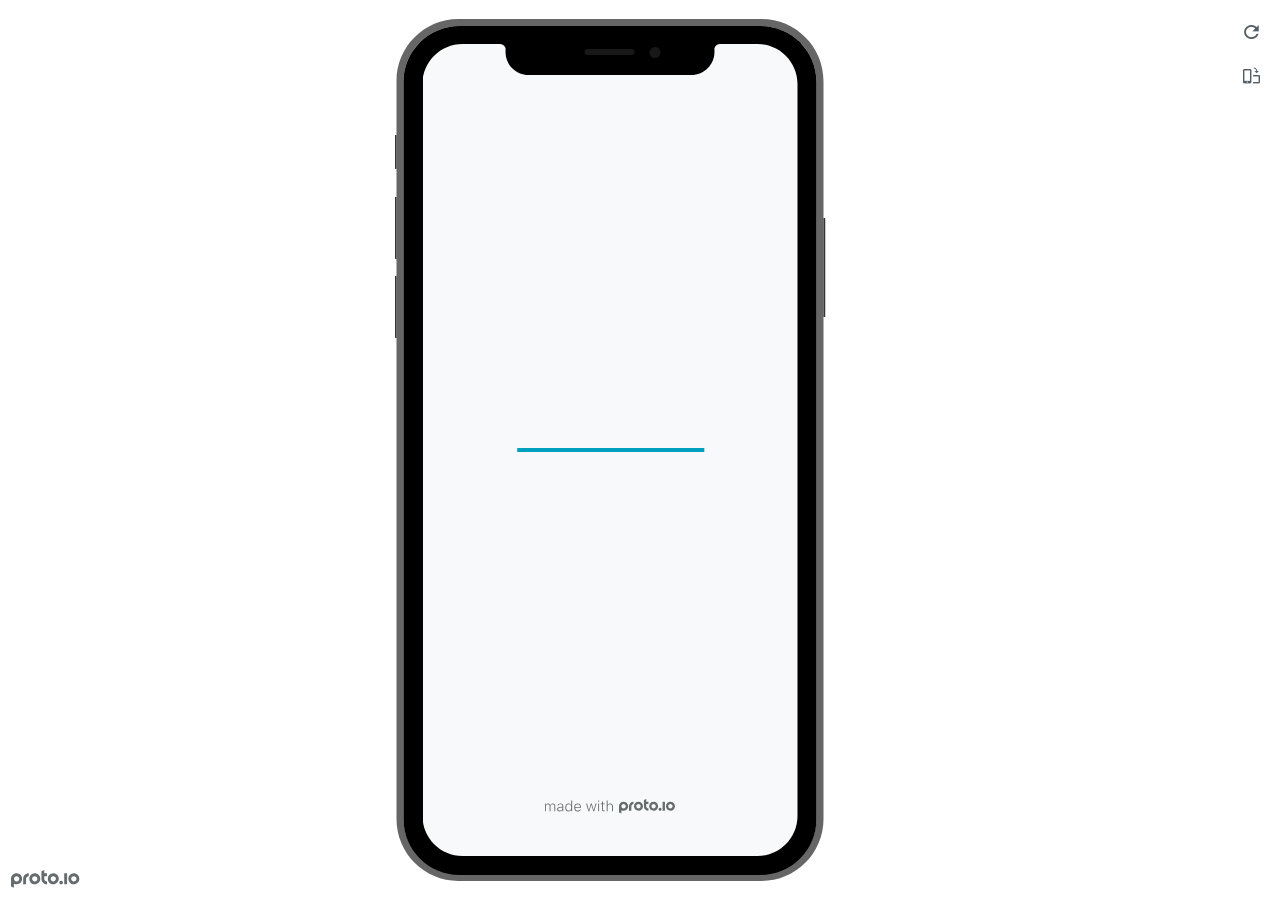
<file: prototypes/eon-bottomnav/frame.html>
<!DOCTYPE HTML>
    <head>
    <meta charset="utf-8">

    <title>P3.A E.ON - Navigation test - Bottom Nav only (DD) - Proto.io player</title>

    

			<link type="text/css" rel="stylesheet" href="./stylesheets/preview-export-min.css">
			<script type="text/javascript" src="./scripts/preview-export-min.js"></script>

		

    <script type="text/javascript">
        var prx = window.prx || {};
        prx.orientation = 'portrait';
        prx.orientations = {};
        prx.orientations.portrait = 1;
        prx.orientations.landscape = 1;
        prx.project = {};
        prx.project.id = 'de7daf9a-58d6-4030-bbaa-b49fe3f73aad';
        prx.project.title = 'P3.A E.ON - Navigation test - Bottom Nav only (DD)';
        prx.project.version = 0;
        prx.project.livepreview = 0;
        prx.project.account = "digitasuk";
        prx.activePage = {};
        prx.usercountry = "us";
        
            prx.user = false;
        
        prx.skin = 'apple-phone-iphoneX-1';
        prx.ver = '6.6.88.1';
        //prx.flashactions = 1;
		prx.flashactions = 1; //we are not using the DB value anymore

        prx.nodejsassetsserver = {};
        prx.nodejsassetsserver.host = ".proto.io";
        prx.nodejsassetsserver.subdomainprefix = "https://at";
        prx.nodejsassetsserver.maxsubdomains = "20";
        prx.account = "digitasuk";
        prx.browserShowScreenshots = 'true';
        prx.url.crossmsg = 'https://digitasuk.proto.io';
        prx.playerUrl = 'https://digitasuk.proto.io/player/';
        prx.spaces = false;
        prx.csrf_token = '6BECF478BB552B64A77F761F0318AF19B104E1DC4879A085FBC5060AA32CD78E';

        prx.bShowPlayerBetaPrompt = false;

        
    </script>

    

</head>


<body style="background-color:#FFFFFF">

    

    <div class="page-sidebar">
        
        <div class="sidebar-action-buttons">

            
                <span class="header-action-button player-icon-reload embed-icon-reload" id="refresh-preview">
                    <span class="tooltip">Refresh preview</span>
                </span>
                
                    <span  class="header-action-button player-icon-rotate embed-icon-rotate" id="change-orientation">
                        <span class="tooltip">Change orientation</span>
                    </span>
                

        </div>

    </div>

    <div id="maincontent" class="portrait">

        <div id="shortcut-pressed-outer">
            <div id="shortcut-pressed"></div>
        </div>
        

			<div class="frame_generic">
				
				<div class="body_generic skin_apple-phone-iphoneX-1 skin-wrapper skin-os-apple skin-device-phone skin-model-iphoneX skin-size-1 skin-color-black skin-orientation-portrait skin-dimensions-375-812">

					<div class="buttons top"></div>
					<div class="detail-top"></div>
					<div class="web-search"></div>
					<div class="buttons left"></div>

					<div class="body_generic_inner">
						
						<iframe id="pio-playerframe" src="index.html" scrolling="NO" style="width: 375px; height: 812px;" webkitAllowFullScreen mozallowfullscreen allowFullScreen allowvr allow="autoplay"></iframe>
						
                                <script type="text/javascript">
                                    // remove parameter from address bar immediately if no changes
                                    let url = new URL(window.location.href);
                                    url.searchParams.delete('hc');
									url.searchParams.delete('ap');
                                    window.history.replaceState({}, document.title, url.toString());
                                </script>
                            
					</div>

					<div class="buttons right"></div>
					<div class="detail-bottom"></div>
				</div>
				
			</div>
		
    </div>

    

    
            <div id="branding"></div>
        
</body>


<script type="text/javascript">
    
</script>
</html>
</file>
<file: styles.css>
/* uxtom.co.uk — homepage
   Built from _design/Homepage Desktop.dc.html (authored 1320px) and
   _design/Homepage Mobile.dc.html (authored on a 440px column).
   Every value here is lifted from those two files unchanged.

   Breakpoint contract (SHIP-MANIFEST.md):
     >= 1320px  desktop design 1:1, centred (1320px is this page's authored width)
     900–1319px the same desktop design, scaled proportionally by `zoom` (see index.html)
     < 900px    the mobile design, its 440px column growing fluidly
   There is no intermediate layout: the only reflow is the single switch at 900px. */


/* ============================================================
   1. Base (from the design helmet, minus the review-board chrome)
   ============================================================ */

html,body{margin:0}
/* iOS Safari inflates text it judges too small for its block, which no desktop
   browser does. On a design tuned to the pixel that is never wanted, and it broke
   ArcelorMittal step 05: .m-chartfit scales the task-summary chart to zoom:.72,
   so its 10px task labels paint at 7.2px, iOS grew them, their zoom-scaled 31.7px
   boxes did not, and "Task 1" wrapped onto two lines on an iPhone while looking
   correct everywhere else. 100% means "render the size I asked for". */
html{-webkit-text-size-adjust:100%;text-size-adjust:100%}
body{background:#ffffff;font-family:'Hanken Grotesk',system-ui,sans-serif;-webkit-font-smoothing:antialiased}
/* Anchors carry no underline of their own. The case-study design files set this
   in their helmet; the homepage design file omits it, which is a bug in that
   file rather than intent: it leaves the browser's dark default underline under
   every anchor that has not reset it locally, most visibly the hero's Download
   CV, whose own span already carries the yellow 2px rule the design wants.
   Underline where the system asks for one, never by default. */
a{color:#1a1a17;text-decoration:none}
a:hover{color:#1a1a17}
a:focus-visible,button:focus-visible,[tabindex]:focus-visible{outline:2px solid #ffd400;outline-offset:3px;border-radius:3px}
button[data-tabgroup],button[data-tab],button[data-carousel-nav]{min-height:44px}

@media (prefers-reduced-motion: reduce){*,*::before,*::after{animation-duration:.001ms!important;animation-iteration-count:1!important;transition-duration:.001ms!important;scroll-behavior:auto!important}}

@keyframes ts-marq{from{transform:translateX(0)}to{transform:translateX(-50%)}}

.ts-carousel-track{scrollbar-width:none;-ms-overflow-style:none}
.ts-carousel-track::-webkit-scrollbar{display:none}

/* Full-bleed bands, capped column (SHIP-MANIFEST.md).
   Every band spans the viewport. The content inside is capped and centred: each
   band keeps its authored vertical padding and gains the manifest's computed
   horizontal one, with the homepage's 60px gutter. Below the cap the calc goes
   negative and max() falls back to the plain gutter, so no breakpoint is needed.
   Bands whose content is flush to the column (the hero grid, the marquee, the
   case-study index) take the same rule with a zero gutter; their own children
   carry the 60px inset. */
:root{--cap:1680px;--gutter:60px;--nav-gutter:48px}
.viewport{overflow:clip}
/* --auth is the viewport width this page's desktop design was drawn at, and it
   is where every data-fit number below comes from.

   Figures scale uniformly with the column (SHIP-MANIFEST, "Figures scale
   uniformly with the column"): each figure cell carries data-fit, the width it
   had at --auth, the page script divides its current width by that to get --k,
   and the cell is zoomed by it. Because the zoom is on the cell, everything
   inside lays out at exactly its authored size and paints --k times larger:
   padding, fixed heights, percentage crops, tile gaps, stagger offsets, arc
   geometry and bar widths are all untouched, and the aspect ratio is preserved,
   so nothing re-crops. This is the .m-chartfit pattern the mobile pages use.

   Interactive controls are not figures. Where a cell holds both a control and
   the evidence it drives, the cell computes --k but is not itself zoomed: it
   scales its own padding so the evidence still lands on the same edges, the
   control sits outside the zoom at its authored size, and .cs-fig wraps the
   evidence alone. See .am-s03-viz and .am-s05-viz. */
.page{width:100%;background:#ffffff;color:#201C16;--auth:1320px}

/* 900–1199px: the desktop design is laid out at 1200px, the bottom of its own
   band, and scaled geometrically, so nothing re-wraps and 1199px is continuous
   with 1200px. .viewport carries the scaled height (set in index.html) and clips
   the layout overflow. `clip`, not `hidden`: it must not become a scroll
   container that could jump on keyboard focus. */
@media (min-width: 900px) and (max-width: 1199px){
  .page{width:1200px;margin:0 auto;transform-origin:top left;transform:scale(var(--page-scale,1))}
}

/* icons */
.ext9{flex:none;margin-bottom:3px}
.ext8{flex:none;align-self:center;margin-bottom:6px}
.icon14{flex:none}
.icon17{flex:none}

/* shared: yellow // mark + tracked-caps kicker */
.kicker-row{display:flex;align-items:center;gap:10px}
.mark{color:#ffd400;font:800 14px/1 'Hanken Grotesk';letter-spacing:0.16em;position:relative;top:-2px;-webkit-text-stroke:0.8px #ffd400}
.kicker{font:600 11px 'Hanken Grotesk';letter-spacing:.2em;text-transform:uppercase;color:#67665f}
.kicker--hero{font:600 11px/1 'Hanken Grotesk';letter-spacing:.22em}
.kicker--work{font:600 11px/1 'Hanken Grotesk';letter-spacing:.2em}

/* elements that exist in one design only */
.nav-burger,.row-more,.row-artmeta,.tst-frac-t--m{display:none}


/* ============================================================
   2. Nav
   ============================================================ */

.nav{display:flex;justify-content:space-between;align-items:center;padding:24px 48px;border-bottom:1px solid rgba(18,18,16,.16);padding-inline:max(var(--nav-gutter), calc((100% - var(--cap)) / 2 + var(--nav-gutter)))}
.brand{font:500 15px/1 'Hanken Grotesk';letter-spacing:.24em;text-transform:uppercase;padding-left:.24em;text-decoration:none}
.brand,.brand:hover{color:#201C16}
.brand-dot{color:#ffd400;font-size:24px;font-weight:700;letter-spacing:0;margin-left:-.04em}

/* 12px, up from the authored 11px (17 Aug 2026; 16, 14 and 10px were tried on the
   way). Site-wide: one rule serves the homepage and all five case studies. Mobile
   is unaffected, the links sit behind the burger. */
.nav-links{display:flex;gap:40px;align-items:center;font:600 12px/1 'Hanken Grotesk';letter-spacing:.16em;text-transform:uppercase;color:#67665f}
.nav-links a{display:inline-flex;align-items:center;color:#67665f;transition:color .18s ease}
.nav-links a:hover{color:#1a1a17}
.nav-links a > span{padding-bottom:3px;margin-bottom:-3px;border-bottom:2px solid transparent;transition:border-color .18s ease}
.nav-links a:hover > span{border-bottom-color:#ffd400}
.nav-linkedin{gap:7px}
/* CV, with the download glyph. 13px against the external arrow's 9px because the
   two shapes carry differently: the arrow is a single diagonal that reads at any
   size, this is an arrow over a baseline and needs the height or it looks
   undersized beside it. At 11px it did. stroke-width 2.3 on its 24-unit viewBox
   draws at 1.25px, matching the arrow's 1.26px, so the two sit at the same
   visual weight rather than the same nominal size. */
.nav-cv{gap:6px}
.dl13{flex:none;margin-bottom:2px}
.nav-email{letter-spacing:.13em}

/* a real button now that it opens the menu: it has to be reachable by keyboard,
   which the aria-hidden div it replaced was not */
.nav-burger{flex-direction:column;justify-content:center;gap:5px;width:26px;height:26px;align-items:flex-end;cursor:pointer;background:none;border:0;padding:0;margin-right:-1px}
.nav-burger span{width:24px;height:2px;background:#201C16;border-radius:2px;display:block}


/* ============================================================
   2b. Mobile menu open state
   Nav Options.dc.html, option 2g. Mobile only; above 900px the panel is
   display:none and the burger is already hidden, so neither can be reached.

   The panel sits outside .viewport as a direct child of body (see nav-menu.js for
   why) so it inherits nothing from .page: box-sizing is therefore declared here
   rather than relied on, since only .page--cs sets it globally.

   BUILD notes:
   · The header row takes the nav bar's own 10px/24px/16px padding, not 2g's
     14/24/18, so the brand does not shift when the menu opens over it.
   · The brand and its dot reuse .brand, again so the two states line up exactly.
     2g draws it at 500 weight / .22em; the built mobile nav is 600 / .2em.
   · The closing line is 16px, not 2g's 15px: the accessibility contract sets 16px
     as the body floor, and this is the only running copy in the panel.
   · The mocked phone status bar in the design file is not built (SHIP-MANIFEST).
   ============================================================ */

.nav-menu{display:none}

@media (max-width: 899px){
  .nav-menu{position:fixed;inset:0;z-index:60;display:flex;flex-direction:column;background:#ffffff;opacity:0;transition:opacity .18s cubic-bezier(.4,0,.2,1)}
  .nav-menu.is-open{opacity:1}
  /* wins over the display:flex above, so the closed panel is out of the layout,
     the tab order and the accessibility tree */
  .nav-menu[hidden]{display:none}
  .nav-menu,.nav-menu *{box-sizing:border-box}

  .nav-menu-top{display:flex;justify-content:space-between;align-items:center;padding:10px 24px 16px;border-bottom:1px solid rgba(18,18,16,.10)}
  /* The 44px tap target must not set the row height: the burger it replaces is
     26px, so at 44 the open header stood 18px taller than the closed nav and the
     brand jumped as the menu opened. -9px top and bottom takes the layout box
     back to 26 while the hit area stays 44, the same trick .cs-footer-links uses. */
  .nav-close{display:flex;align-items:center;justify-content:center;width:44px;height:44px;margin:-9px -10px -9px 0;background:none;border:0;padding:0;color:#1a1a17;cursor:pointer}

  .nav-menu-links{display:flex;flex-direction:column;padding:8px 24px 34px}
  /* 26px top and bottom on a 13px line is a 65px target, comfortably over the 44 */
  .nav-menu-links a{display:flex;align-items:center;justify-content:space-between;padding:26px 0;border-bottom:1px solid rgba(18,18,16,.10);font:600 13px/1 'Hanken Grotesk',system-ui,sans-serif;letter-spacing:.16em;text-transform:uppercase;color:#1a1a17}
  .nav-menu-links a:last-child{border-bottom:0;letter-spacing:.13em}
  /* the yellow rule sits at rest here, unlike the desktop bar where it is a hover
     state, and it never runs under the trailing arrow: it is on the label span */
  .nav-menu-u{padding-bottom:4px;margin-bottom:-4px;border-bottom:2px solid #ffd400}
  .nav-menu-li{display:inline-flex;align-items:center;gap:9px}
  /* 2px, not 4: the label's margin box runs 2px below its text (4px padding and
     the 2px yellow rule, less the -4px margin), so an inline-flex centre lands
     the glyph 1px high. 2px is the exact correction, and it is exact for both
     glyph sizes, the 16px download and the 10px arrow, because the label is the
     taller box in one case and the shorter in the other. */
  .nav-menu-li svg{flex:none;margin-bottom:2px}

  .nav-menu-foot{padding:0 24px 40px;font:400 16px/1.6 'Hanken Grotesk',system-ui,sans-serif;color:#4c4b45}
}


/* ============================================================
   3. Hero
   ============================================================ */

.hero{display:grid;grid-template-columns:1.12fr 0.88fr;padding-inline:max(0px, calc((100% - var(--cap)) / 2))}
.hero-copy{padding:80px 60px 68px;display:flex;flex-direction:column;justify-content:center}
.kicker-row--hero{margin-bottom:34px}
/* Measures are the build values from SHIP-MANIFEST.md, not the authored ones:
   hero h1 24ch -> 26ch, hero body 52ch -> 62ch. They rescale with the column. */
.hero-title{font:300 60px/1.04 'Hanken Grotesk';letter-spacing:-.03em;margin:0;max-width:26ch;text-wrap:balance}
.hero-lede{font:400 21px/1.6 'Hanken Grotesk';color:#4c4b45;max-width:62ch;margin:32px 0 0}
.hero-cta{display:flex;gap:16px;margin-top:42px}
/* scaled: 0.88fr of the authored grid */
.hero-media{border-left:1px solid rgba(18,18,16,.14);position:relative;min-height:520px;overflow:hidden;zoom:var(--k,1)}
/* The design file carries touch-action:none, user-select:none and
   -webkit-user-drag:none on this image. They are authoring-tool artifacts that
   let the image be dragged around the canvas, and each one blocks a default
   browser gesture: scrolling over the image on a touchscreen, selecting across
   it, and dragging it out. Dropped. The mobile design file, which was never
   dragged, does not carry them. */
.hero-media img{width:100%;height:100%;object-fit:cover;object-position:center;display:block}

/* outline pill (Download CV, light surface) */
/* Solid black (19 Aug 2026), where this was an outline button. It is the only
   CTA in the hero, so it carries the whole page's first call to action and the
   outline read as secondary. Black, not the system's yellow .btn-solid: yellow
   is punctuation here and a yellow pill under a yellow // kicker would put two
   of them in the same eyeful. Hover keeps the house move of flipping to a light
   fill with a yellow rule, so it behaves like every other button on the site. */
.btn-outline{display:inline-flex;align-items:center;gap:9px;background:#201C16;border:1px solid #201C16;font:600 12px 'Hanken Grotesk';letter-spacing:.14em;text-transform:uppercase;padding:15px 26px;border-radius:100px;cursor:pointer;transition:background .2s ease,border-color .2s ease,color .2s ease}
.btn-outline{color:#f1f0ec}
/* no rule at rest, yellow on hover: the same behaviour as .btn-ghost, the
   Download CV in the footer, so the site's two CV buttons act alike */
.btn-outline-label{line-height:1;text-decoration:underline;text-decoration-color:var(--tk-ul,transparent);text-decoration-thickness:2px;text-underline-offset:4px;transition:text-decoration-color .2s ease}
/* On hover the pill fills yellow and the label's rule turns white. Both design
   files and the toolkit set --tk-ul:transparent here, i.e. the underline
   disappears into the fill; white instead is Thomas's call (14 Aug), so the
   underline survives the hover rather than vanishing. */
.btn-outline:hover{background:#ffffff;border-color:#201C16;color:#201C16;--tk-ul:#ffd400}


/* ============================================================
   4. Client marquee
   ============================================================ */

.marquee-band{border-top:1px solid rgba(18,18,16,.12);padding:88px 0;position:relative;background:#f4f4f2;padding-inline:max(0px, calc((100% - var(--cap)) / 2))}
.kicker-row--marquee{padding:0 60px 22px}
/* drawn to run off both page edges, so the track and its edge fades extend to
   the viewport rather than stopping at the capped column */
.marquee{position:relative;overflow:hidden;margin-inline:calc(-1 * var(--bleed,0px))}
.marquee-track{display:flex;width:max-content;animation:ts-marq 46s linear infinite}
.marquee-track:hover{animation-play-state:paused}
.mq-half{display:contents}
.mq-item{display:inline-flex;align-items:flex-start;gap:20px;padding:8px 30px}
.mq-col{display:inline-flex;flex-direction:column;align-items:flex-start;gap:6px;white-space:nowrap}
.mq-name{font:500 28px/1 'Hanken Grotesk';letter-spacing:-.01em;color:#1a1a17;text-transform:uppercase}
.mq-name::after{content:'.';color:#ffd400;font-weight:600;font-size:32px;margin-left:2px}
.mq-sector{font:600 10px/1 'Hanken Grotesk';letter-spacing:.18em;text-transform:uppercase;color:#67665f}
.marquee-fade{position:absolute;top:0;bottom:0;width:90px;pointer-events:none}
.marquee-fade--l{left:0;background:linear-gradient(90deg,#f4f4f2,rgba(244,244,242,0))}
.marquee-fade--r{right:0;background:linear-gradient(270deg,#f4f4f2,rgba(244,244,242,0))}


/* ============================================================
   5. Case-study index
   ============================================================ */

.work{border-top:1px solid rgba(18,18,16,.22);padding:0 0 88px;padding-inline:max(0px, calc((100% - var(--cap)) / 2))}
.work-head{display:flex;align-items:baseline;padding:88px 60px 30px}

.row{display:grid;grid-template-columns:56px 1fr auto;gap:32px;align-items:center;padding:28px 60px;position:relative;text-decoration:none}
.row,.row:hover{color:inherit}
.row + .row::before{content:'';position:absolute;top:0;left:60px;right:60px;height:1px;background:rgba(18,18,16,.12)}
@media (min-width: 900px){.row:hover{background:rgba(255,212,0,.16)}}

.row-num{font:400 14px 'Hanken Grotesk';color:#a6a49d}
.row-title{font:500 26px/1.12 'Hanken Grotesk';letter-spacing:-.01em}
.row-sub{color:#a6a49d;font-weight:400}
.row-disc{font:600 11px/1.55 'Hanken Grotesk';letter-spacing:.13em;text-transform:uppercase;color:#67665f;margin-top:11px}
.row--article .row-disc{line-height:1.4}
.row-tag{margin-top:12px}
/* Row 06 carries a tag under its discipline line; no other row does. Left in
   flow it makes .row-main 32px taller (a 20px pill on a 12px margin), and the
   grid's align-items:center then drops the index number and the metrics 16px
   below where they sit on every other row. Taking the tag out of flow and
   buying the same 32px back as row padding gives an identical row height with
   the number and the metrics centred on the title and discipline line, exactly
   as the five case studies above it. Desktop only: below 900px the row is a
   block, the tag is display:none and .row-artmeta carries it instead. */
@media (min-width: 900px){
  .row--article .row-main{position:relative}
  .row--article .row-tag{position:absolute;top:100%;left:0;margin-top:12px}
  .row--article{padding-bottom:60px}
}
.tag{font:600 10px/1 'Hanken Grotesk';letter-spacing:.13em;text-transform:uppercase;color:#201C16;background:#ffd400;padding:5px 9px;border-radius:5px}

.row-metrics{display:flex;gap:36px;justify-content:flex-end;text-align:right}
.metric-n{font:300 30px/1 'Hanken Grotesk';letter-spacing:-.02em}
.metric-l{font:600 10px/1 'Hanken Grotesk';letter-spacing:.1em;text-transform:uppercase;color:#67665f;margin-top:8px;white-space:nowrap}
.metric-unit{font-size:17px;color:#201C16;margin-left:5px}

.row-more{align-items:center;gap:7px;margin-top:20px;font:600 11px 'Hanken Grotesk';letter-spacing:.13em;text-transform:uppercase;color:#201C16}
.row-more > span{border-bottom:2px solid #ffd400;padding-bottom:4px}
.row-artmeta{align-items:center;gap:14px;margin-top:16px}
.read{font:600 10px/1 'Hanken Grotesk',system-ui,sans-serif;letter-spacing:.1em;text-transform:uppercase;color:#67665f}
.read-unit{margin-left:4px}


/* ============================================================
   6. Mentoring & upskilling
   ============================================================ */

.mentoring{padding:88px 60px;border-top:1px solid rgba(18,18,16,.22);background:#f3eee3;padding-inline:max(var(--gutter), calc((100% - var(--cap)) / 2 + var(--gutter)))}
.mentor-grid{display:grid;grid-template-columns:1.05fr 1fr;grid-template-rows:1fr auto;column-gap:64px;align-items:stretch}
.mentor-intro{grid-column:1;grid-row:1}
.mentor-res{grid-column:1;grid-row:2;padding-top:28px}
/* scaled: 1fr of the authored mentoring grid (60px gutters, 64px column gap) */
.mentor-media{grid-column:2;grid-row:1 / span 2;min-height:340px;border:1px solid rgba(18,18,16,.12);border-radius:14px;overflow:hidden;zoom:var(--k,1)}
.mentor-media img{width:100%;height:100%;object-fit:cover;display:block}
.kicker-row--mentor{margin-bottom:24px}
/* Section heading 38ch -> 44ch. The paragraph under it is the homepage's other
   body measure and carries the same authored 52ch, so it takes the same build
   value as the hero body, 62ch. */
.mentor-title{font:300 34px/1.2 'Hanken Grotesk';letter-spacing:-.02em;margin:0;max-width:44ch;text-wrap:balance}
.mentor-lede{font:400 18px/1.6 'Hanken Grotesk';color:#4c4b45;margin:18px 0 0;max-width:62ch}
.mentor-res-label{font:600 10px 'Hanken Grotesk';letter-spacing:.16em;text-transform:uppercase;color:#67665f;margin-bottom:20px}

.pills{display:flex;flex-wrap:wrap;gap:12px}
.pill{display:inline-flex;align-items:center;gap:8px;background:#201C16;border:1px solid #201C16;border-radius:100px;padding:14px 22px;text-decoration:none;color:#f0ede3;font:600 11px 'Hanken Grotesk';letter-spacing:.1em;text-transform:uppercase;cursor:pointer;transition:background .18s ease,border-color .18s ease}
.pill--2{transition:background .2s ease,border-color .2s ease,color .2s ease}
.pill-label{line-height:1;text-decoration:underline;text-decoration-color:var(--tk-ul,#ffffff);text-decoration-thickness:1.5px;text-underline-offset:4px;transition:text-decoration-color .18s ease}
.pill--2 .pill-label{transition:text-decoration-color .2s ease}
.pill:hover{background:#ffffff;border-color:#201C16;color:#201C16;--tk-ul:#ffd400}

.mentor-cards{display:grid;grid-template-columns:1fr 1fr;gap:24px;margin-top:44px}

/* white testimonial / mentoring card */
.card{background:#ffffff;border:1px solid rgba(18,18,16,.12);border-radius:16px;padding:30px;display:flex;flex-direction:column}
.card-label{font:600 10px 'Hanken Grotesk';letter-spacing:.16em;text-transform:uppercase;color:#67665f;margin-bottom:16px}
.card-label--faint{color:#a6a49d}
.quote{font:300 17px/1.5 'Hanken Grotesk';letter-spacing:-.01em;color:#1a1a17;flex:1}
.byline{display:flex;align-items:center;gap:13px;margin-top:22px}
.byline--mentor{gap:12px}
.byline-name{font:500 15px 'Hanken Grotesk'}
.byline-role{font:400 13px 'Hanken Grotesk';color:#67665f}
.byline-role--mentor{margin-top:2px}

.avatar{width:44px;height:44px;border-radius:50%;background-position:center;background-size:cover;background-repeat:no-repeat;border:1px solid rgba(18,18,16,.12);flex:none}
.avatar--steven{background-image:url("./steven-mr3m9lf8.jpeg");background-origin:border-box}
.avatar--daniel{background-image:url("./daniel-mr3m7co8.jpeg");background-origin:border-box;overflow:hidden}
.avatar--chris{background-image:url('./chris.jpeg')}
.avatar--trina{background-image:url('./trina---senior-premier-digital-propositi-mr3m6vbs.jpeg')}
.avatar--gareth{background-image:url('./gareth-mr3m62wu.jpeg')}
.avatar--borja{background-image:url('./borja-mr3mcri1.jpeg')}
.avatar--alex{background-image:url('./alex.png')}


/* ============================================================
   7. Testimonials
   ============================================================ */

.testimonials{padding:88px 60px;border-top:1px solid rgba(18,18,16,.22);background:#f4f4f2;padding-inline:max(var(--gutter), calc((100% - var(--cap)) / 2 + var(--gutter)))}
.tst-head{display:flex;justify-content:space-between;align-items:center;margin-bottom:36px}

.marklink{font:600 11px 'Hanken Grotesk';text-transform:uppercase;text-decoration:none;cursor:pointer}
.marklink,.marklink:hover{color:#201C16}
.marklink > span{border-bottom:2px solid var(--tk-ul,#ffd400);padding-bottom:4px;background:var(--tk-mark,transparent);transition:background .18s ease,border-color .18s ease}
.marklink:hover{--tk-mark:linear-gradient(to top, rgba(255,212,0,.55) 44%, transparent 44%);--tk-ul:transparent}
.tst-link{display:inline-flex;align-items:center;gap:8px;padding:14px 0;letter-spacing:.14em}
.card-link{margin-top:4px;padding:15px 0;align-self:flex-start;letter-spacing:.13em}

.tst-track{display:flex;gap:24px;overflow-x:auto;scroll-snap-type:x proximity;scroll-behavior:smooth;padding:4px 4px 4px 0;-webkit-overflow-scrolling:touch}
.tst-card{box-sizing:border-box;flex:0 0 calc((100% - 48px)/3);scroll-snap-align:start;padding:32px;min-height:340px}
.tst-card .card-label{margin-bottom:18px}
.tst-spacer{flex:0 0 calc((100% - 48px)/3)}

.tst-nav{display:flex;justify-content:flex-end;align-items:center;gap:22px;margin-top:30px}
.tst-btn{width:46px;height:46px;border-radius:50%;border:1px solid rgba(18,18,16,.3);background:transparent;color:#201C16;display:inline-flex;align-items:center;justify-content:center;cursor:pointer;padding:0;transition:background .18s ease,border-color .18s ease}
.tst-btn:hover{background:#ffd400;border-color:#ffd400}
.tst-frac{display:flex;align-items:baseline;gap:7px}
.tst-frac-n{font:300 30px/1 'Hanken Grotesk';letter-spacing:-.02em;color:#1a1a17}
.tst-frac-t{font:500 13px 'Hanken Grotesk';letter-spacing:.06em;color:#a6a49d}


/* ============================================================
   8. Footer
   ============================================================ */

.footer{background:#201C16;color:#f1f0ec;padding:88px 60px;display:flex;justify-content:space-between;align-items:flex-end;padding-inline:max(var(--gutter), calc((100% - var(--cap)) / 2 + var(--gutter)))}
.footer-line{font:300 46px/1.05 'Hanken Grotesk';letter-spacing:-.02em;max-width:16ch;text-wrap:balance}
.footer-cta{display:flex;gap:16px;margin-top:34px}

.btn-solid{background:#ffd400;border:1px solid #ffd400;font:600 12px 'Hanken Grotesk';letter-spacing:.14em;text-transform:uppercase;padding:15px 26px;border-radius:100px;cursor:pointer;transition:background .18s ease,border-color .18s ease,color .18s ease}
.btn-solid,.btn-solid:hover{color:#201C16}
.btn-solid:hover{background:#ffffff;border-color:#ffd400;text-decoration:underline;text-decoration-color:#ffd400;text-decoration-thickness:2px;text-underline-offset:4px}

.btn-ghost{display:inline-flex;align-items:center;gap:9px;border:1px solid rgba(241,240,236,.35);color:#f1f0ec;font:600 12px 'Hanken Grotesk';letter-spacing:.14em;text-transform:uppercase;padding:15px 26px;border-radius:100px;cursor:pointer;transition:all .18s ease}
.btn-ghost-label{text-decoration:underline;text-decoration-color:var(--tk-ul,transparent);text-decoration-thickness:2px;text-underline-offset:4px;transition:text-decoration-color .18s ease}
.btn-ghost:hover{background:#ffffff;color:#201C16;border-color:#ffffff;--tk-ul:#ffd400}

.footer-links{display:flex;gap:28px;font:600 11px 'Hanken Grotesk';letter-spacing:.16em;text-transform:uppercase;color:#a4a29a}
.footer-links a{display:inline-flex;align-items:center;gap:7px;padding:15px 0;margin:-15px 0;color:#a4a29a;cursor:pointer;transition:color .18s ease}
.footer-links a:hover{color:#f0ede3}
.footer-links a > span{padding-bottom:3px;margin-bottom:-3px;border-bottom:2px solid transparent;transition:border-color .18s ease}
.footer-links a:hover > span{border-bottom-color:#ffd400}


/* ============================================================
   9. Mobile design (< 900px) — Homepage Mobile.dc.html
   440px column, 24px side padding, grown fluidly. No other change.
   ============================================================ */

@media (max-width: 899px){

  .page{width:100%}

  /* shared */
  .kicker-row{gap:9px}
  .mark{font:800 13px/1 'Hanken Grotesk',system-ui,sans-serif;letter-spacing:.16em;-webkit-text-stroke:.8px #ffd400}
  .kicker,.kicker--hero,.kicker--work{font:600 10px/1.3 'Hanken Grotesk',system-ui,sans-serif;letter-spacing:.2em}

  /* nav · sticks to the top and gets out of the way on the way down.
     The case studies are eight or nine screens tall, so without this the menu is
     only reachable from the very top. z-index sits under the menu panel's 60. */
  .nav{padding:10px 24px 16px;position:sticky;top:0;z-index:50;background:#ffffff;transition:transform .25s cubic-bezier(.4,0,.2,1)}
  .nav--up{transform:translateY(-100%)}
  .brand{font:600 13px/1 'Hanken Grotesk',system-ui,sans-serif;letter-spacing:.2em;padding-left:.2em}
  .brand-dot{font-size:20px}
  .nav-links{display:none}
  .nav-burger{display:flex}

  /* hero */
  .hero{display:block}
  .hero-copy{padding:60px 24px 64px;display:block}
  .kicker-row--hero{margin-bottom:24px}
  /* the measures and text-wrap of the wide-screen rules are desktop only: the
     mobile design is signed off as authored, with no caps */
  .hero-title{font:300 38px/1.06 'Hanken Grotesk',system-ui,sans-serif;letter-spacing:-.025em;max-width:none;text-wrap:balance}
  /* Both homepage ledes are 16px on mobile (18 Aug 2026). The mentoring lede was
     15px, under the 16px body floor the accessibility contract sets, and the two
     ledes disagreed with each other. 18px was tried first, to match the case
     studies, and read too heavy on a page whose job is to be scanned: the
     homepage stays a step quieter than a case study by design. */
  .hero-lede{font:400 16px/1.6 'Hanken Grotesk',system-ui,sans-serif;margin:22px 0 0;max-width:none}
  .hero-cta{display:block;margin-top:30px}
  .btn-outline{justify-content:center;width:100%;box-sizing:border-box;font:600 12px 'Hanken Grotesk',system-ui,sans-serif;letter-spacing:.14em;padding:16px 26px}
  .hero-media{height:300px;min-height:0;border-left:0;border-top:1px solid rgba(18,18,16,.14);border-bottom:1px solid rgba(18,18,16,.14)}

  /* marquee */
  .marquee-band{border-top:0;padding:64px 0}
  .kicker-row--marquee{padding:0 24px 22px}
  .mq-item{padding:8px 26px}
  .mq-name{font:500 28px/1 'Hanken Grotesk',system-ui,sans-serif;letter-spacing:-.01em}
  .mq-sector{font:600 10px/1 'Hanken Grotesk',system-ui,sans-serif;letter-spacing:.18em}
  .marquee-fade{width:48px}

  /* case-study index */
  .work{padding:64px 0 44px}
  .work-head{display:block;padding:0 24px 4px}
  .row{display:block;padding:26px 24px}
  .row:active{background:rgba(255,212,0,.16)}
  .row + .row{border-top:4px solid #ededeb}
  .row + .row::before{content:none}
  .row-num{display:block;font:300 18px/1 'Hanken Grotesk',system-ui,sans-serif;letter-spacing:-.01em;color:#a6a49d}
  .row-title{font:500 21px/1.16 'Hanken Grotesk',system-ui,sans-serif;letter-spacing:-.01em;margin-top:8px}
  .row-sub{display:block;font:400 21px/1.16 'Hanken Grotesk',system-ui,sans-serif;letter-spacing:-.01em;color:#a6a49d;margin-top:2px}
  .row-disc,.row--article .row-disc{font:600 10px/1.75 'Hanken Grotesk',system-ui,sans-serif;letter-spacing:.13em;margin-top:12px}
  .row-metrics{gap:44px;justify-content:flex-start;text-align:left;margin-top:18px}
  .metric-n{font:300 30px/1 'Hanken Grotesk',system-ui,sans-serif;letter-spacing:-.02em}
  .metric-l{font:600 10px/1 'Hanken Grotesk',system-ui,sans-serif;letter-spacing:.1em;margin-top:7px;white-space:normal}
  .row-tag,.row-metrics--single{display:none}
  .row-artmeta{display:flex}
  .row-more{display:inline-flex}

  /* mentoring */
  .mentoring{padding:64px 24px}
  .mentor-grid{display:block}
  .kicker-row--mentor{margin-bottom:22px}
  .mentor-title{font:300 27px/1.22 'Hanken Grotesk',system-ui,sans-serif;letter-spacing:-.02em;max-width:none;text-wrap:balance}
  .mentor-lede{font:400 16px/1.6 'Hanken Grotesk',system-ui,sans-serif;margin:16px 0 0;max-width:none}
  .mentor-media{height:200px;min-height:0;margin-top:24px}
  .mentor-res{padding-top:0}
  .mentor-res-label{font:600 10px 'Hanken Grotesk',system-ui,sans-serif;letter-spacing:.16em;margin:26px 0 20px}
  .pills{gap:10px}
  .pill{padding:14px 20px;font:600 11px 'Hanken Grotesk',system-ui,sans-serif;letter-spacing:.1em}
  .desk-tail{display:none}

  .mentor-cards{display:flex;flex-direction:column;gap:16px;margin-top:28px}
  .card{padding:26px}
  .card-label{font:600 10px 'Hanken Grotesk',system-ui,sans-serif;letter-spacing:.16em;margin-bottom:14px}
  .quote{font:300 17px/1.5 'Hanken Grotesk',system-ui,sans-serif;letter-spacing:-.01em}
  .byline,.byline--mentor{gap:12px;margin-top:20px}
  .byline-name{font:500 15px 'Hanken Grotesk',system-ui,sans-serif}
  .byline-role{font:400 13px 'Hanken Grotesk',system-ui,sans-serif}
  .avatar{background-origin:padding-box}

  /* testimonials */
  .testimonials{padding:64px 24px}
  .tst-head{display:flex;flex-direction:column;align-items:flex-start;margin-bottom:0}
  .kicker-row--tst{margin-bottom:14px}
  .tst-link{margin-bottom:28px;font:600 11px 'Hanken Grotesk',system-ui,sans-serif;letter-spacing:.14em}
  .tst-track{gap:14px;padding:2px 2px 2px 0}
  .tst-card{box-sizing:content-box;flex:0 0 86%;padding:28px;min-height:300px}
  .tst-card .card-label{margin-bottom:16px}
  .card-link{font:600 11px 'Hanken Grotesk',system-ui,sans-serif;letter-spacing:.13em}
  .tst-spacer{display:none}
  .tst-nav{margin-top:22px}
  .tst-btn{width:44px;height:44px}
  .tst-frac-n{font:300 26px/1 'Hanken Grotesk';letter-spacing:-.02em}
  .tst-frac-t--d{display:none}
  .tst-frac-t--m{display:inline}

  /* footer */
  .footer{padding:64px 24px 56px;display:block}
  .footer-line{font:300 40px/1.05 'Hanken Grotesk',system-ui,sans-serif;letter-spacing:-.02em;max-width:none;text-wrap:balance}
  .footer-cta{display:flex;flex-direction:column;gap:12px;margin-top:28px}
  .btn-solid{display:inline-flex;align-items:center;justify-content:center;font:600 11px 'Hanken Grotesk',system-ui,sans-serif;letter-spacing:.16em;padding:16px 22px}
  .btn-ghost{justify-content:center;font:600 11px 'Hanken Grotesk',system-ui,sans-serif;letter-spacing:.16em;padding:16px 22px}
  .footer-links{gap:24px;margin-top:44px;font:600 11px 'Hanken Grotesk',system-ui,sans-serif;letter-spacing:.16em}
}


/* ============================================================
   10. Case studies — shared components
   Built from _design/Restore - ArcelorMittal Case Study.dc.html (authored on a
   1200px card, 48px gutter, so a 1104px content column) and
   _design/Restore - ArcelorMittal Case Study Mobile v2.dc.html (440px column,
   24px side padding). Every value is lifted from those two files unchanged
   except the type measures, which take the build column of the table in
   SHIP-MANIFEST.md, and the three notes marked BUILD below.

   The 1200px viewport is where this page's content column is 1104px, so that
   is where the build and the desktop design line up 1:1.
   ============================================================ */

/* Full-bleed bands at the case-study 48px gutter (SHIP-MANIFEST.md). --csb
   insets the content by the gutter; --csb0 by nothing, for bands whose own
   children carry the 48px (the cover, the metric strip, the step grids).
   Declared here rather than inline on every band; `100%` inside a custom
   property resolves against the element that uses it, so each band still
   measures its own containing block. */
.page{--csb:max(48px, calc((100% - var(--cap)) / 2 + 48px));--csb0:max(0px, calc((100% - var(--cap)) / 2))}

/* Top alignment for two-column steps ("the imaginary line").

   In a two-column step the right column's first line must sit on the same line
   as the step title. The step title starts 26px below the row top (a 12px
   marker plus its own 14px margin), so the right column's offset is 26px plus
   the difference in CAP INSET between the two: the distance from an element's
   line-box top down to the top of its capitals. Bigger type carries more space
   above its caps, so aligning the boxes leaves the smaller partner sitting low.
   That is the whole bug, and it was 14px, 18px and 29px out on the three HSBC
   steps before this.

   These are the pairings that occur. Use the token, never a fresh number, and
   if a study needs a pairing that is not here, MEASURE it (the method is in
   CLAUDE.md) and add it, rather than eyeballing a value. */
.page--cs{--auth:1200px;
  --cs-top-body:17px;            /* 28px step title  ->  18px body */
  --cs-top-label:22px;           /* 28px step title  ->  10px tracked-caps label */
  --cs-top-label-display:34px}   /* 44px display title -> 10px tracked-caps label */
.page--cs,.page--cs *,.page--cs *::before,.page--cs *::after{box-sizing:border-box}
.page--cs a{text-decoration:none}

/* Modifiers on classes the homepage also uses. Fenced inside the desktop query
   so they cannot outrank the homepage's mobile block in section 9, which both
   designs share unchanged: the case-study nav, mark and kicker are identical to
   the homepage's at mobile size. */
/* Between 900 and 1199 the site scales .page with a transform, and a
   transformed ancestor becomes the containing block for a position:fixed
   child, so the expanded viewer would be trapped inside the scaled page
   rather than covering the viewport. The deck is already near full width
   through that band, so the control simply is not offered there. */
@media (min-width: 900px) and (max-width: 1199px){
  .dk-jump-row > .dk-btn{display:none}
}

@media (min-width: 900px){
  .nav--cs{border-bottom-color:rgba(18,18,16,.10)}
  .mark--sm{font-size:13px}
  .kicker--cs{font:600 11px/1 'Hanken Grotesk';letter-spacing:.2em}
}
.kicker--dark{color:#9d9b8f}
.cs-dot{color:#ffd400}

/* --- cover ------------------------------------------------------------- */
.cs-cover{display:grid;grid-template-columns:1fr 1fr;align-items:stretch;background:#fff;padding-inline:var(--csb0)}
.cs-cover-copy{padding:48px;align-self:center}
/* measure: cover title 15ch -> 24ch (SHIP-MANIFEST.md) */
.cs-title{font:300 48px/1.02 'Hanken Grotesk';letter-spacing:-.035em;color:#1a1a17;margin:18px 0 0;max-width:24ch;text-wrap:balance}
.cs-disc{font:600 10px/1.6 'Hanken Grotesk';letter-spacing:.14em;text-transform:uppercase;color:#67665f;margin-top:18px}
/* scaled: half the authored cover grid */
.cs-cover-media{position:relative;overflow:hidden;background:#fff;display:flex;align-items:center;zoom:var(--k,1)}
.cs-cover-frame{position:relative;width:100%;aspect-ratio:1256/704;overflow:hidden}
.cs-cover-video{position:absolute;top:-9px;left:0;height:calc(100% + 18px);width:auto;max-width:none;display:block}

/* --- metric strip (no kicker above it) --------------------------------- */
.cs-metrics{display:grid;grid-template-columns:repeat(4,1fr);border-top:1px solid rgba(18,18,16,.12);border-bottom:1px solid rgba(18,18,16,.12);padding-inline:var(--csb0)}
.cs-metric{padding:30px;border-right:1px solid rgba(18,18,16,.12)}
.cs-metric:first-child{padding:30px 30px 34px 48px}
.cs-metric:last-child{border-right:0}
.cs-metric-n{font:300 44px/1 'Hanken Grotesk';letter-spacing:-.025em;color:#1a1a17}
.cs-metric-u{font-size:24px}
.cs-metric-l{font:600 10px/1.5 'Hanken Grotesk';letter-spacing:.11em;text-transform:uppercase;color:#67665f;margin-top:11px}

/* --- context + meta table ---------------------------------------------- */
/* Band rhythm: every full content band opens and closes on 80px (56px on
   mobile). The only exceptions are the ones the design dictates: an edge that
   bleeds into imagery closes on 0, and My role -> step 01 stays tucked because
   the lead introduces the step sequence rather than sitting apart from it. */
.cs-context{background:#ffffff;padding:80px 48px;display:grid;grid-template-columns:1fr 320px;gap:72px;align-items:start;padding-inline:var(--csb)}
.kicker-row--cs{margin-bottom:22px}
/* measure: a band statement is five twelfths of the content column, 460px of the
   authored 1104 and 660 at the 1680 cap. One shared measure for the context
   statement and the business problem statement. --col is set by the page script. */
.cs-statement{font:300 32px/1.4 'Hanken Grotesk';letter-spacing:-.02em;color:#1a1a17;margin:0;max-width:calc(var(--col,1104px) * 5 / 12);text-wrap:balance}
.cs-meta{margin-top:20px}
.cs-meta-row{display:flex;justify-content:space-between;align-items:baseline;gap:24px;padding:15px 0;border-bottom:1px solid rgba(18,18,16,.12)}
.cs-meta-row:last-child{border-bottom:0}
.cs-meta-k{font:600 10px/1.7 'Hanken Grotesk';letter-spacing:.16em;text-transform:uppercase;color:#67665f}
/* right-aligned, so a value that wraps sits ragged-left off the right edge */
.cs-meta-v{font:500 14px/1.4 'Hanken Grotesk';color:#1a1a17;text-align:right}

/* --- the business problem ---------------------------------------------- */
.cs-problem{background:#f3eee3;padding:80px 48px;border-top:1px solid rgba(18,18,16,.1);padding-inline:var(--csb)}
/* The body column is the step 01 copy cell, 1fr of that grid's 1.1fr 1fr less
   its 48px padding, so this paragraph starts on the same vertical as the step 01
   body. --col + 96px is the band width the step grids run edge to edge in.
   The 63ch cap belongs on the paragraph, not on this column: capping the column
   would shorten the last track and push the whole paragraph right, off the
   step's left edge, which is what it did at the 1680 cap. */
.cs-problem-grid{display:grid;grid-template-columns:1fr calc((var(--col,1104px) + 96px) / 2.1 - 96px);gap:72px;margin-top:34px;align-items:start}
.cs-problem-body{padding-top:8px}
.cs-body{font:400 18px/1.7 'Hanken Grotesk';color:#4c4b45;margin:0}
/* the step body measure, so both paragraphs share both edges at every width */
.cs-problem-body .cs-body{max-width:63ch}

/* --- my role (section lead only) --------------------------------------- */
/* bottom stays tucked: this lead introduces the numbered steps */
.cs-lead{background:#fff;padding:80px 48px 8px;border-top:1px solid rgba(18,18,16,.1);padding-inline:var(--csb)}

/* --- numbered process steps -------------------------------------------- */
.cs-step{display:grid;padding-inline:var(--csb0)}
.cs-step-copy{padding:72px 48px;align-self:center}
.cs-marker{display:flex;align-items:center;gap:7px}
.cs-marker-n,.cs-marker-t{font:400 12px/1 'Hanken Grotesk';letter-spacing:.14em;color:#726f68}
.cs-marker-t{text-transform:uppercase}
.cs-marker--dark .cs-marker-n,.cs-marker--dark .cs-marker-t{color:#8b897e}
/* measures: step title -> 48ch, step body -> 63ch, step body on black -> 55ch */
.cs-step-title{font:400 28px/1.14 'Hanken Grotesk';letter-spacing:-.01em;color:#1a1a17;margin:16px 0 0;max-width:48ch;text-wrap:balance}
.cs-step-title--dark{color:#f0ede3}
.cs-step-body{font:400 18px/1.7 'Hanken Grotesk';color:#4c4b45;margin:16px 0 0;max-width:63ch}
.cs-step-body--dark{color:rgba(240,237,227,.82);max-width:55ch}
/* A stat row sitting directly under a step body takes 44px, site-wide. The
   five design files each hand-spaced this one role (30, 32, 34, 36 and 40px
   across the seven instances), and the per-step overrides that carried that
   drift into the build are gone: only the gutters, which genuinely differ by
   how many stats a row holds, are still set per step. .eon-tt-stats keeps its
   own margin because a figure sits above it, not a paragraph. Mobile is
   untouched and still carries its own values in the blocks below. */
.cs-stats{display:flex;gap:40px;margin-top:44px}
.cs-stats--s04{gap:44px}
.cs-stat-n{font:300 36px/1 'Hanken Grotesk';letter-spacing:-.025em;color:#1a1a17}
.cs-stat-u{font-size:20px}
.cs-stat-l{font:600 10px/1.5 'Hanken Grotesk';letter-spacing:.11em;text-transform:uppercase;color:#67665f;margin-top:10px}
.cs-stat-l--wide{letter-spacing:.13em}
/* a stat row on a black band (Laced customer support step 04) */
.cs-stat-n--dark{color:#f0ede3}
.cs-stat-l--dark{color:#9d9b8f}

/* --- segmented pill toggle (data-tabgroup) ------------------------------
   The buttons keep their inline style plus data-on / data-off: cs-interactions
   swaps the whole style attribute on click, so those three strings have to stay
   in the markup. */
/* A figure cell must not let its own contents size its grid track: a zoomed
   cell, or one whose padding rides --k, otherwise feeds its width back into the
   fr distribution and --k creeps above 1 at the authored width. */
[data-fit]{min-width:0}

/* Wraps the evidence a control drives, and nothing else. A segmented toggle, a
   carousel's arrows and its fraction counter all stay outside it. */
.cs-fig{zoom:var(--k,1)}
/* Belt and braces for the other four studies: E.ON step 04's toggle and its two
   IA carousels, and Laced customer support step 01 sit in the same shape. If a
   control ever ends up inside a figure, it divides the zoom back out and still
   paints at its authored size, so tap targets cannot drift with the column. */
.cs-fig .cs-tabs,.cs-fig [data-carousel-nav],.cs-fig .cs-frac{zoom:calc(1 / var(--k,1))}

/* Only type MEASURES rescale with the column, never type SIZES. Figcaptions sit
   outside .cs-fig entirely, alongside the controls. Text that has to live inside
   a chart, because it is part of its layout, divides the zoom back out instead
   and holds its authored size at every width. .cs-noscale is the handle for it,
   and it is what the mono FIG. NN tags and caption chips on any placeholder
   block should use when those pages are built.

   The one exception the manifest carries: the number inside a data-arc ring
   rides the zoom, because a donut is a single drawn composition and its number
   has to hold its proportion against the ring. Same for data-bar label type. */
.cs-noscale,
.cs-fig .am-tt-lab,.cs-fig .am-leg,
.cs-fig .am-bar-l,.cs-fig .am-axis-l,.cs-fig .am-tsleg{zoom:calc(1 / var(--k,1))}

.cs-tabs{display:flex;justify-content:flex-start}
.cs-tabtrack{display:inline-flex;border:1px solid rgba(18,18,16,.18);border-radius:100px;padding:3px;gap:2px;background:#fff}

/* --- outcome (black) ---------------------------------------------------- */
.cs-outcome{background:#201C16;color:#f0ede3;padding:80px 48px;padding-inline:var(--csb)}
/* measure: outcome statement 26ch -> 40ch (authored here as 28ch) */
.cs-outcome-statement{font:300 34px/1.28 'Hanken Grotesk';letter-spacing:-.02em;margin:28px 0 44px;max-width:40ch;text-wrap:balance}
.cs-outcome-grid{display:grid;grid-template-columns:repeat(4,1fr);border-top:1px solid rgba(240,237,227,.18)}
.cs-outcome-metric{padding:32px 24px 0 30px;border-right:1px solid rgba(240,237,227,.16)}
.cs-outcome-metric:first-child{padding:32px 24px 0 0}
.cs-outcome-metric:last-child{padding-right:0;border-right:0}
.cs-outcome-n{font:300 52px/1 'Hanken Grotesk';letter-spacing:-.03em}
.cs-outcome-n--lead{color:#ffd400}
.cs-outcome-u{font-size:28px}
.cs-outcome-l{font:600 10px/1.5 'Hanken Grotesk';letter-spacing:.11em;text-transform:uppercase;color:#9d9b8f;margin-top:12px}

/* --- case-study footer (Next: chain) ------------------------------------ */
.cs-footer{background:#201C16;color:#f1f0ec;padding:44px 48px;border-top:1px solid rgba(240,237,227,.14);display:flex;justify-content:space-between;align-items:flex-end;gap:40px;padding-inline:var(--csb)}
.cs-footer-next{font:300 32px/1.08 'Hanken Grotesk';letter-spacing:-.02em}
.cs-footer-link{display:inline-flex;align-items:center;gap:8px;margin-top:4px;padding:16px 0;font:600 11px 'Hanken Grotesk';letter-spacing:.14em;text-transform:uppercase}
.cs-footer-link,.cs-footer-link:hover{color:#f1f0ec}
.cs-footer-link > span{border-bottom:2px solid #ffd400;padding-bottom:4px}
.cs-footer-links{display:flex;gap:24px;font:600 11px 'Hanken Grotesk';letter-spacing:.16em;text-transform:uppercase;color:#a4a29a}
.cs-footer-links a{display:inline-flex;align-items:center;gap:7px;padding:16px 0;color:#a4a29a;transition:color .18s ease}
.cs-footer-links a:hover{color:#f0ede3}
.cs-footer-links a > span{padding-bottom:4px;border-bottom:2px solid transparent;transition:border-color .18s ease}
.cs-footer-links a:hover > span{border-bottom-color:#ffd400}
.ext9--cs{margin-bottom:6px}


/* ============================================================
   11. ArcelorMittal · Global website rebuild
   ============================================================ */

/* --- STEP 01 · Data analysis -------------------------------------------- */
.am-s01{background:#ffffff;grid-template-columns:1.1fr 1fr}
/* scaled: 1.1fr of the authored grid. The zoom is on the cell, so its padding
   and min-height come with it and the two tiles keep their overlap exactly. */
.am-s01-media{position:relative;background:#ffffff;overflow:hidden;min-height:430px;display:flex;align-items:center;justify-content:center;padding:40px 48px;order:-1;zoom:var(--k,1)}
.am-s01-figs{position:relative;width:100%;max-width:600px;height:420px}
.am-fig{position:absolute;aspect-ratio:16/10;border:1px solid rgba(18,18,16,.12);border-radius:10px}
.am-fig--ga{top:0;left:0;width:76%;background:#fff url('images/ga-path-exploration.png') left top/116% no-repeat;z-index:1}
.am-fig--clarity{bottom:0;right:0;width:64%;background:#fff url('images/clarity-dashboard.png') left top/112% no-repeat;z-index:2}
.am-cols{display:grid;grid-template-columns:1fr 1fr;gap:40px;margin-top:32px}
.am-col-l{font:600 10px 'Hanken Grotesk';letter-spacing:.16em;text-transform:uppercase;color:#67665f}
.am-list{margin-top:16px;display:flex;flex-direction:column;gap:12px}
.am-list-i{display:flex;align-items:center;gap:12px}
.am-dash{width:14px;height:1px;background:#c3c1ba;flex:none}
.am-list-t{font:400 15px/1.35 'Hanken Grotesk';letter-spacing:-.005em;color:#4c4b45}

/* --- STEP 02 · Stakeholder interviews ----------------------------------- */
.am-s02{background:#f3eee3;border-top:1px solid rgba(18,18,16,.1)}
.am-s02-grid{display:grid;grid-template-columns:1fr 1.1fr;padding-inline:var(--csb0)}
/* scaled: 1.1fr of the authored grid. The 1080px wall inside is cropped by the
   cell exactly as drawn, just larger.

   The wall runs past this cell on both sides and the cell clips it, at the
   content column's edge, the same edge every other band's content stops on. */
.am-s02-media{position:relative;overflow:hidden;background:#f3eee3;min-height:500px;border-left:1px solid rgba(18,18,16,.1);zoom:var(--k,1)}
/* the wall is a fixed 1080px grid centred in the cell and clipped by it, so its
   outer columns are cut about two thirds at the column boundary. It rides the
   cell's zoom and nothing else: the crop is the authored one at every width. */
.am-s02-wall{position:absolute;top:50%;left:50%;width:1080px;transform:translate(-50%,-50%)}
.am-s02-thumbs{display:grid;grid-template-columns:repeat(3,1fr);gap:16px}
.am-thumb{aspect-ratio:16/10;border-radius:14px;overflow:hidden;background:#0e0d0b}
.am-thumb img{width:100%;height:100%;object-fit:cover;object-position:center;display:block}
.am-flip{transform:scaleX(-1)}

.am-s02-out{background:#f3eee3;border-top:1px solid rgba(18,18,16,.1);padding:56px 48px 64px;padding-inline:var(--csb)}
.am-out-label{display:flex;align-items:center;width:max-content;font:600 11px/1 'Hanken Grotesk';letter-spacing:.2em;text-transform:uppercase;color:#67665f}
/* measure: same Light-300 band statement role as .cs-statement, so 40ch. The
   line renders 580px, so the cap never breaks it at any width. */
.am-out-title{font:300 32px/1.12 'Hanken Grotesk';letter-spacing:-.025em;color:#1a1a17;margin:16px 0 40px;max-width:40ch;text-wrap:balance}
.am-out-grid{display:grid;grid-template-columns:1fr 1fr 1.1fr;gap:48px;align-items:start}
.am-out-l{font:600 10px/1 'Hanken Grotesk';letter-spacing:.18em;text-transform:uppercase;color:#67665f}
.am-out-p{margin:16px 0 0}
.am-quote{margin:0;padding-left:24px;border-left:2px solid #ffd400}
.am-quote-p{font:400 20px/1.5 'Newsreader',serif;font-style:italic;color:#1a1a17;margin:0;text-wrap:pretty}
.am-quote-a{font:600 10px/1 'Hanken Grotesk';letter-spacing:.16em;text-transform:uppercase;color:#67665f;margin-top:16px}

/* --- STEP 03 · Open card sort ------------------------------------------- */
.am-s03{background:#f4f4f2;grid-template-columns:1.05fr 1fr;border-top:1px solid rgba(18,18,16,.1)}
.am-s03 .cs-step-copy{padding:64px 48px}
/* copy is first in the markup because that is the mobile reading order; the
   desktop design puts the evidence in column one. */
/* the cell scales its padding so the evidence keeps the same edges, but only
   .cs-fig inside it is zoomed: the toggle above stays at its authored size */
.am-s03-viz{background:#f4f4f2;padding:calc(44px * var(--k,1));display:flex;flex-direction:column;justify-content:center;order:-1}
.am-panelbox{height:352px;margin-top:16px}
.am-panel{height:100%}
.am-chart{width:100%;height:100%;display:flex;align-items:center;justify-content:center;padding:8px}
.am-chart-inner{width:100%;height:100%;display:grid;place-items:center}
/* the chart is a transparent axis layer under a data layer; only the data layer
   carries data-reveal, so the numbers wipe in over a static frame. */
.am-chart-img{grid-area:1/1;width:100%;height:100%;object-fit:contain;display:block}
.am-chart-img--fit{width:auto;height:auto;max-width:100%;max-height:100%}
.am-cap{margin-top:14px}
.am-cap-p{font:400 13.5px/1.6 'Hanken Grotesk';color:#67665f;margin:0;max-width:56ch}

/* --- STEP 04 · Revised IA ------------------------------------------------ */
.am-s04{background:#ffffff;grid-template-columns:1fr 1.15fr;border-top:1px solid rgba(18,18,16,.1)}
.am-s04 .cs-step-copy{padding:64px 48px}
/* scaled: 1.15fr of the authored grid; the map's two baked crops ride it */
.am-s04-media{position:relative;background:#ffffff;overflow:hidden;min-height:460px;display:flex;align-items:center;justify-content:center;border-left:1px solid rgba(18,18,16,.1);zoom:var(--k,1)}
.am-ia{position:relative;width:100%;aspect-ratio:1.36}
.am-ia-close{position:absolute;inset:0;background:#ffffff url('images/ia-closeup-white.png') left 34px/100% no-repeat;z-index:1}
.am-ia-ctx{position:absolute;bottom:52px;left:28px;width:32%;aspect-ratio:2/1;background:#ffffff url('images/ia-context-white.png') center/100% no-repeat;border:1px solid rgba(18,18,16,.14);border-radius:8px;z-index:2}

/* --- STEP 05 · Tree testing ---------------------------------------------- */
.am-s05{background:#f4f4f2;grid-template-columns:1.05fr 1fr;border-top:1px solid rgba(18,18,16,.1)}
.am-s05 .cs-step-copy{padding:52px 48px}
/* as step 03: the donut rings, their label type and the task-summary bars ride
   the zoom on .am-tt-panels, so r, the circumference, data-c, data-off,
   stroke-width and every data-w stay exactly as authored and the animation
   engine still seeds from the right numbers. The toggle sits outside it. */
.am-s05-viz{background:#f4f4f2;padding:calc(52px * var(--k,1)) calc(44px * var(--k,1));display:flex;flex-direction:column;justify-content:center;order:-1}
/* the four wrappers are real boxes only on mobile, where the task-summary chart
   is scaled to fit the column; on desktop they get out of the way so the panel
   is a direct child of the 300px box and its height:100% resolves. */
.am-tt-panels{height:300px;margin-top:24px}
.am-tt-ovwrap,.am-tt-tswrap,.m-chartfit,.am-tt-tsinner{display:contents}
.am-tt-ov{height:100%;display:flex;flex-direction:column;align-items:flex-start;justify-content:center;gap:38px}
.am-donuts{display:flex;align-items:center;justify-content:flex-start;gap:48px}
.am-donut{display:flex;flex-direction:column;align-items:flex-start}
.am-ring{position:relative;width:140px;height:140px}
.am-ring-svg{width:100%;height:100%;transform:rotate(-90deg)}
.am-ring-track{fill:none;stroke:#b3614a;stroke-width:11}
.am-ring-arc{fill:none;stroke:#356b66;stroke-width:11;stroke-linecap:butt}
.am-ring-c{position:absolute;inset:0;display:flex;align-items:center;justify-content:center}
.am-ring-n{font:300 28px/1 'Hanken Grotesk';letter-spacing:-.02em;color:#1a1a17}
.am-ring-u{font-size:14px}
/* desktop stacks label and legend under the ring, mobile sets them beside it */
.am-tt-meta{display:contents}
.am-tt-lab{font:600 11px/1.4 'Hanken Grotesk';letter-spacing:.15em;text-transform:uppercase;color:#67665f;margin-top:20px;text-align:left;max-width:240px}
.am-legend{display:flex;gap:16px;margin-top:16px}
.am-leg{display:flex;align-items:center;gap:6px;font:500 13px 'Hanken Grotesk';color:#1a1a17}
.am-leg--mut{color:#67665f}
.am-dot{width:8px;height:8px;border-radius:50%;flex:none}
.am-dot--ds{background:#356b66}
.am-dot--is{background:#8fb5af}
.am-dot--df{background:#b3614a}
.am-dot--if{background:#dba892}
.am-tt-div{width:1px;height:140px;background:rgba(18,18,16,.12)}

.am-tt-ts{height:100%;display:flex;flex-direction:column;justify-content:center;padding:8px}
.am-bars-wrap{position:relative}
.am-bars{display:flex;flex-direction:column;gap:6px}
.am-bar-row{display:flex;align-items:center;gap:12px}
/* nowrap as well as the text-size-adjust fix above: the label is a two-word
   fixed-width row header and must never break, whatever a browser decides to do
   with its size. 34px of text in a 44px box, so there is room to spare. */
.am-bar-l{font:600 10px 'Hanken Grotesk';letter-spacing:.08em;text-transform:uppercase;color:#67665f;width:44px;flex:none;white-space:nowrap}
.am-bar-track{flex:1;height:11px;border-radius:2px;overflow:hidden;display:flex;background:rgba(18,18,16,.06)}
/* the inline width on each segment is its resting value; cs-interactions seeds
   it to 0% and grows it back over 1150ms off data-w / data-delay. */
.am-seg--ds{background:#356b66}
.am-seg--is{background:#8fb5af}
.am-seg--df{background:#b3614a}
.am-seg--if{background:#dba892}
.am-grid{position:absolute;left:56px;right:0;top:0;bottom:0;pointer-events:none}
.am-gridline{position:absolute;top:0;bottom:0;width:1px;background:rgba(18,18,16,.10)}
.am-gridline--25{left:25%}
.am-gridline--50{left:50%}
.am-gridline--75{left:75%}
.am-gridline--100{left:100%;transform:translateX(-1px)}
.am-axis{display:flex;gap:12px;margin-top:9px}
.am-axis-sp{width:44px;flex:none}
.am-axis-t{flex:1;position:relative;height:12px}
.am-axis-l{position:absolute;transform:translateX(-50%);font:600 10px 'Hanken Grotesk';letter-spacing:.06em;color:#a6a49d}
.am-axis-l--25{left:25%}
.am-axis-l--50{left:50%}
.am-axis-l--75{left:75%}
.am-axis-l--100{left:100%}
.am-tslegend{display:flex;gap:18px;flex-wrap:wrap;margin-top:30px}
.am-tsleg{display:flex;align-items:center;gap:6px;font:500 13px 'Hanken Grotesk';color:#4c4b45}

/* --- STEP 06 · Wireframes (black) ----------------------------------------
   The collage is a hand-set module: 460px tiles, a 26px gutter, a −19° rotation
   and a scale tuned so it bleeds off both sides at the authored width. It is
   not re-derived here. Each tile's two heights ride --p, the scroll progress
   cs-interactions writes on the frame: the wireframe layer fades out as the
   design layer fades in and the tile grows to fit it. */
.am-s06{background:#fff;border-top:1px solid rgba(18,18,16,.1)}
.am-s06-copy{padding:74px 48px 56px;background:#201C16;padding-inline:var(--csb)}
/* scaled: the black surface still spans the viewport, and the collage plus its
   wipe-to-ivory occupy the capped column, scaled. The band height rides --k so
   the whole module grows in both axes; the stage inside then lays out at the
   authored 1200 x 600 and the tiles bleed off its edges exactly as drawn. */
.am-wf{position:relative;height:calc(600px * var(--k,1));background:#201C16;overflow:hidden}
/* The collage is drawn to bleed, and the capped column is where it is cut: at
   k the authored 15px and 71px overruns scale with it, so clipping here is the
   design's own crop. A viewport-wide window would show the whole collage
   floating in black instead, which is not what was drawn. */
.am-wf-cap{position:absolute;top:0;bottom:0;left:50%;transform:translateX(-50%);width:min(100%, var(--cap))}
.am-wf-stage{position:absolute;inset:0;overflow:hidden;zoom:var(--k,1)}
.am-wf-overlay{position:absolute;inset:0;background:#e7e4dd;opacity:var(--p,0);pointer-events:none}
.am-wf-track{position:absolute;left:50%;top:50%;display:flex;flex-direction:row;gap:26px;align-items:flex-start;transform:translate(-47%,-53%) rotate(-19deg) scale(1.2);transform-origin:center}
.am-wf-col{display:flex;flex-direction:column;gap:26px;align-items:flex-start}
.am-wf-tile{flex:0 0 auto;width:460px;height:calc((var(--h0) + (var(--h1) - var(--h0))*var(--p,0))*1px);border:1px solid rgba(18,18,16,.12);border-radius:6px;overflow:hidden;box-shadow:0 14px 34px rgba(0,0,0,.14);background:#e7e4dd;position:relative}
.am-wf-img{position:absolute;left:0;top:0;width:460px;object-fit:cover;display:block}
.am-wf-img--wf{height:calc(var(--h0)*1px);opacity:calc(1 - var(--p,0))}
.am-wf-img--d{height:calc(var(--h1)*1px);opacity:var(--p,0)}

/* --- STEP 07 · Build support --------------------------------------------- */
.am-s07{background:#f4f4f2;grid-template-columns:1.1fr 1fr;border-top:1px solid rgba(18,18,16,.1)}
/* scaled: 1.1fr of the authored grid, so the video keeps the band's padding */
.am-s07-media{position:relative;background:#f4f4f2;overflow:hidden;min-height:460px;display:flex;align-items:center;justify-content:center;order:-1;zoom:var(--k,1)}
.am-s07-frame{width:86%;aspect-ratio:1280/700;overflow:hidden;border:1px solid rgba(18,18,16,.12);border-radius:12px;box-shadow:0 22px 48px rgba(32,28,22,.14)}
/* oversized inside an overflow:hidden frame to crop the recording's chrome */
.am-s07-video{width:calc(100% + 30px);height:calc(100% + 22px);object-fit:cover;object-position:top left;display:block}


/* ============================================================
   12. Case study — mobile design (< 900px)
   Restore - ArcelorMittal Case Study Mobile v2.dc.html, 440px column grown
   fluidly. The design file's mocked phone status bar is not built
   (SHIP-MANIFEST.md).
   ============================================================ */

@media (max-width: 899px){

  /* cover: on mobile the white belongs to the copy block, the media band below
     it is its own dark band */
  .cs-cover{display:block;padding-inline:0;background:none}
  .cs-cover-copy{padding:52px 24px 40px;background:#fff}
  .cs-title{font:300 40px/1.04 'Hanken Grotesk',system-ui,sans-serif;letter-spacing:-.03em;margin:20px 0 0;max-width:none}
  .cs-disc{font:600 10px/1.7 'Hanken Grotesk',system-ui,sans-serif;letter-spacing:.13em;margin-top:20px}
  .cs-cover-media{display:block;height:236px;background:#0e0d0b;border-top:1px solid rgba(18,18,16,.14);border-bottom:1px solid rgba(18,18,16,.12)}
  .cs-cover-frame{height:100%;aspect-ratio:auto}
  .cs-cover-video{position:static;top:auto;width:100%;height:100%;object-fit:cover;object-position:center}

  /* metric strip · 2×2 */
  .cs-metrics{grid-template-columns:1fr 1fr;border-top:0;padding-inline:0}
  .cs-metric,.cs-metric:first-child{padding:26px 24px}
  .cs-metric:nth-child(-n+2){border-bottom:1px solid rgba(18,18,16,.12)}
  .cs-metric:nth-child(2){border-right:0}
  .cs-metric-n{font:300 38px/1 'Hanken Grotesk',system-ui,sans-serif;letter-spacing:-.025em}
  .cs-metric-u{font-size:20px}
  .cs-metric-l{font:600 10px/1.4 'Hanken Grotesk',system-ui,sans-serif;letter-spacing:.1em;margin-top:10px}

  /* context */
  .cs-context{display:block;padding:56px 24px}
  .kicker-row--cs{margin-bottom:20px}
  .cs-statement{font:300 25px/1.34 'Hanken Grotesk',system-ui,sans-serif;letter-spacing:-.02em;max-width:none}
  .cs-meta{margin-top:32px}
  .cs-meta-row{display:flex;justify-content:space-between;align-items:baseline;gap:20px;border-top:1px solid rgba(18,18,16,.12);border-bottom:0;padding:16px 0}
  .cs-meta-row:last-child{border-bottom:1px solid rgba(18,18,16,.12)}
  .cs-meta-k{font:600 10px/1 'Hanken Grotesk',system-ui,sans-serif;letter-spacing:.16em}
  .cs-meta-v{font:500 15px/1.3 'Hanken Grotesk',system-ui,sans-serif;text-align:right}

  /* problem */
  .cs-problem{padding:56px 24px}
  .cs-problem-grid{display:block;margin-top:0}
  .cs-problem .cs-statement{margin:22px 0 0}
  .cs-problem-body{padding-top:0}
  .cs-problem-body .cs-body{font:400 18px/1.68 'Hanken Grotesk',system-ui,sans-serif;margin:26px 0 0;max-width:none}

  /* my role */
  .cs-lead{padding:56px 24px 4px}

  /* steps: one column, copy first, evidence below */
  .cs-step{display:block;padding-inline:0}
  .cs-step-copy{padding:0}
  .cs-step-title{font:400 24px/1.14 'Hanken Grotesk',system-ui,sans-serif;letter-spacing:-.01em;margin:14px 0 0;max-width:none}
  .cs-step-body{font:400 18px/1.68 'Hanken Grotesk',system-ui,sans-serif;margin:16px 0 0;max-width:none}
  .cs-step-body--dark{max-width:none}
  /* 30px is the mobile counterpart of the desktop 44px: one value for every
     stat row sitting directly under a step body. E.ON 01 (32px) and Laced 02
     (28px) used to override it and no longer do. .eon-tt-stats keeps its own,
     as on desktop, because a figure sits above it rather than a paragraph. */
  .cs-stats,.cs-stats--s02,.cs-stats--s03,.cs-stats--s04,.cs-stats--s05{display:grid;grid-template-columns:repeat(3,1fr);gap:20px;margin-top:30px}
  .cs-stats--s04{grid-template-columns:repeat(2,1fr)}
  .cs-stat-n{font:300 32px/1 'Hanken Grotesk',system-ui,sans-serif;letter-spacing:-.025em}
  .cs-stat-u{font-size:18px}
  .cs-stat-l,.cs-stat-l--wide{font:600 10px/1.4 'Hanken Grotesk',system-ui,sans-serif;letter-spacing:.11em;margin-top:10px}
  .cs-tabs{margin-top:32px}

  /* step 01 */
  .am-s01{padding:30px 24px 52px}
  .am-s01-media{position:static;display:block;min-height:0;padding:0;overflow:visible;background:transparent}
  .am-s01-figs{position:static;width:auto;max-width:none;height:auto;display:flex;flex-direction:column;gap:14px;margin-top:30px}
  .am-fig{position:static;width:auto}
  .am-fig--ga{background:#fff url('images/ga-path-exploration.png') left top/cover no-repeat}
  .am-fig--clarity{background:#fff url('images/clarity-dashboard.png') left top/cover no-repeat}
  .am-cols{gap:26px;margin-top:30px}
  .am-list-i{gap:11px}
  .am-dash{width:9px}

  /* step 02 */
  .am-s02{padding:52px 24px 56px}
  .am-s02-grid{display:block;padding-inline:0}
  .am-s02-media{position:static;min-height:0;border-left:0;overflow:visible;background:transparent}
  .am-s02-wall{position:static;width:auto;transform:none}
  .am-s02-thumbs{grid-template-columns:1fr 1fr;gap:12px;margin-top:30px}
  .am-thumb{border-radius:12px}
  .am-s02-out{background:transparent;margin-top:40px;padding:36px 0 0;border-top:1px solid rgba(18,18,16,.12)}
  .am-out-label{display:block;width:auto;font-size:10px}
  .am-out-title{font:300 24px/1.18 'Hanken Grotesk',system-ui,sans-serif;letter-spacing:-.025em;margin:16px 0 0;max-width:none}
  .am-out-grid{display:block}
  .am-out-col{margin-top:30px}
  .am-out-col + .am-out-col{margin-top:26px}
  .am-out-p{margin:14px 0 0;font:400 18px/1.68 'Hanken Grotesk',system-ui,sans-serif}
  .am-quote{margin:30px 0 0;padding-left:22px}

  /* step 03 */
  .am-s03{padding:52px 24px 56px}
  .am-s03 .cs-step-copy{padding:0}
  .am-s03-viz{display:block;padding:0;background:transparent}
  .am-panelbox{height:300px;margin-top:18px}

  /* step 04 */
  .am-s04{padding:52px 24px 56px}
  .am-s04 .cs-step-copy{padding:0}
  .am-s04-media{position:static;display:block;min-height:0;border-left:0;margin:30px -24px 0;overflow:hidden}
  .am-ia{aspect-ratio:1.28}
  .am-ia-close{background:#ffffff url('images/ia-closeup-white.png') center top/104% no-repeat}
  .am-ia-ctx{bottom:14px;left:24px;width:42%;border-radius:6px}

  /* step 05 */
  .am-s05{padding:52px 24px 56px}
  .am-s05 .cs-step-copy{padding:0}
  .am-s05-viz{display:block;padding:0;background:transparent}
  .am-tt-panels{height:auto;margin-top:0}
  .am-tt-ovwrap{display:block;margin-top:30px}
  .am-tt-ov{height:auto;align-items:stretch;justify-content:flex-start;gap:0}
  .am-donuts{flex-direction:column;align-items:stretch;gap:48px}
  .am-donut{flex-direction:row;align-items:center;gap:22px}
  .am-ring{width:118px;height:118px;flex:none}
  .am-tt-meta{display:flex;flex-direction:column;gap:12px}
  .am-tt-lab{font:600 11px/1.45 'Hanken Grotesk';letter-spacing:.11em;margin-top:0;max-width:none}
  .am-legend{margin-top:0}
  .am-tt-div{display:none}
  /* the task-summary chart keeps its full layout and is scaled into the column */
  .am-tt-tswrap{display:block;margin-top:8px;overflow:hidden}
  .m-chartfit{display:block;zoom:.72;transform-origin:top left}
  /* The chart is drawn at desktop scale and shrunk to zoom:.72 to fit the column,
     so its type paints at 72% of whatever is declared: the authored 10px labels
     landed at 7.2px, under the 10px floor the accessibility contract sets for
     tracked caps. 14px declared paints at 10.1px, which meets it.
     "Task 14" is 60px at that size, so the label column and the axis spacer that
     tracks it go to 64px, and the gridline origin follows at 64 + the 12px gap.
     Mobile only: desktop is not zoomed and its 10px is already 10px. */
  .am-bar-l{font-size:14px;width:64px}
  .am-axis-sp{width:64px}
  .am-grid{left:76px}
  .am-axis-l{font-size:14px}
  .am-tt-tsinner{display:block;margin-top:24px}
  .am-tt-ts{height:auto;justify-content:flex-start;padding:8px 8px 4px}
  .am-tslegend{display:grid;grid-template-columns:1fr 1fr;gap:16px 26px;margin-top:34px}
  .am-tsleg{gap:8px;font:500 18px 'Hanken Grotesk'}
  .am-tsleg .am-dot{width:11px;height:11px}

  /* step 06 */
  .am-s06{background:#201C16}
  .am-s06-copy{padding:52px 24px 40px;background:none}
  .am-wf{height:430px}
  .am-wf-track{transform:translate(-47%,-53%) rotate(-19deg) scale(0.82)}

  /* step 07 */
  .am-s07{padding:52px 24px 56px}
  .am-s07 .cs-step-copy{padding:0}
  .am-s07-media{position:static;display:block;min-height:0;overflow:visible;background:transparent}
  .am-s07-frame{width:auto;margin-top:30px;box-shadow:0 18px 40px rgba(32,28,22,.14)}
  .am-s07-video{width:100%;height:100%}

  /* outcome */
  .cs-outcome{padding:56px 24px;border-top:1px solid rgba(240,237,227,.14)}
  .cs-outcome-statement{font:300 27px/1.28 'Hanken Grotesk',system-ui,sans-serif;letter-spacing:-.02em;margin:24px 0 36px;max-width:none}
  .cs-outcome-grid{grid-template-columns:1fr 1fr;gap:0 28px}
  .cs-outcome-metric,.cs-outcome-metric:first-child,.cs-outcome-metric:last-child{padding:26px 0 0;border-right:0}
  .cs-outcome-n{font:300 42px/1 'Hanken Grotesk',system-ui,sans-serif;letter-spacing:-.03em;color:#f0ede3}
  .cs-outcome-n--lead{color:#ffd400}
  .cs-outcome-u{font-size:22px}
  .cs-outcome-l{font:600 10px/1.4 'Hanken Grotesk',system-ui,sans-serif;letter-spacing:.11em;margin-top:11px}

  /* footer */
  .cs-footer{display:block;padding:44px 24px}
  .cs-footer-next{font:300 28px/1.08 'Hanken Grotesk',system-ui,sans-serif;letter-spacing:-.02em}
  .cs-footer-link{margin-top:2px;font:600 11px 'Hanken Grotesk',system-ui,sans-serif;letter-spacing:.14em}
  .cs-footer-links{gap:24px;margin-top:26px;font:600 11px 'Hanken Grotesk',system-ui,sans-serif;letter-spacing:.16em}
  .cs-footer-links a{margin:-16px 0}
  .cs-footer-links a > span{padding-bottom:3px;margin-bottom:-3px}
  .ext9--cs{margin-bottom:3px}
}


/* ============================================================
   13. HSBC Premier · Premier proposition redesign
   Built from _design/Restore - HSBC Premier Case Study.dc.html (authored on a
   1200px card, 48px gutter, so a 1104px content column) and
   _design/Restore - HSBC Premier Case Study Mobile.dc.html (440px column,
   24px side padding). Every value is lifted from those two files unchanged
   except the type measures, which take the build column of the table in
   SHIP-MANIFEST.md, and the notes marked BUILD below.

   The two designs are written as two complete blocks rather than a base plus
   mobile overrides. This page's step layouts differ between the designs far
   more than ArcelorMittal's do (an equation row becomes a list, a five-up card
   grid becomes a carousel, a two-column concept table becomes a stacked one),
   so each block reads as its own design and neither can leak into the other.
   Both are fenced, which is also what keeps section 9's homepage mobile rules
   intact underneath them.
   ============================================================ */

/* breakpoint-independent: the business problem's second paragraph sits 16px
   under the first in both designs */
.cs-problem-body .cs-body + .cs-body{margin-top:16px}


/* --- desktop design (>= 900px) ------------------------------------------ */
@media (min-width: 900px){

  /* carried by the mobile design alone */
  .hs-m,.hs-signav,.hs-m-br{display:none}

  /* --- cover ------------------------------------------------------------ */
  .page--hsbc .cs-cover-copy{padding:72px 48px}
  .page--hsbc .cs-title{font:300 52px/1.03 'Hanken Grotesk';letter-spacing:-.035em;margin:20px 0 0}
  .page--hsbc .cs-disc{font:600 10px/1.7 'Hanken Grotesk';letter-spacing:.14em;margin-top:20px}
  /* scaled: half the authored cover grid. Everything inside the crop is
     percentage based (object-fit plus a percentage translate/scale), so the
     composition holds at any cell size; the zoom is what carries the authored
     360px height, and with it the cell's aspect ratio, up with the column. */
  .page--hsbc .cs-cover-media{display:block;min-height:360px;border-left:1px solid rgba(18,18,16,.10)}
  .hs-cover-img{position:absolute;inset:0;width:100%;height:100%;object-fit:cover;object-position:center;transform-origin:center center;transform:translate(-6.5%,-2.72%) scale(1.16)}

  /* --- context ---------------------------------------------------------- */
  .page--hsbc .cs-context{grid-template-columns:1fr 340px}
  .page--hsbc .cs-meta{margin-top:32px}

  /* --- the business problem --------------------------------------------- */
  /* The body column IS the step 01 body cell, so the two paragraphs share both
     vertical edges at every width (SHIP-MANIFEST.md). Step 01 here is a
     full-width two-up on a `1fr 1fr` grid with a 64px gap rather than a padded
     copy cell, so the cell is (--col - 64px) / 2 and the first track takes the
     rest. Column for position, ch for measure: the 63ch cap stays on the
     paragraph, never on the track. */
  .page--hsbc .cs-problem-grid{grid-template-columns:1fr calc((var(--col,1104px) - 64px) / 2)}

  /* --- my role ---------------------------------------------------------- */
  .page--hsbc .cs-lead{padding-bottom:40px}

  /* --- shared step type ------------------------------------------------- */
  /* every step title on this page sits 14px under its marker; the wrap comes
     from the shared .cs-step-title, which balances */
  .page--hsbc .cs-step-title{margin-top:14px}

  /* --- STEP 01 · Experience review -------------------------------------- */
  /* top stays tucked under My role */
  .hs-s01{background:#ffffff;padding:8px 48px 80px;padding-inline:var(--csb)}
  .hs-s01-head{display:grid;grid-template-columns:1fr 1fr;gap:64px;align-items:start}
  .hs-s01-body{margin-top:var(--cs-top-body)}

  /* the 5 × 3 × 2 × 3 × 2 = 750+ equation */
  .hs-eq-wrap{margin-top:48px;border-top:1px solid rgba(18,18,16,.14);padding-top:40px}
  .hs-eq{display:flex;align-items:flex-start;gap:18px}
  .hs-eq-i{flex:1 1 0;min-width:0}
  .hs-eq-n{font:300 42px/1 'Hanken Grotesk';letter-spacing:-.03em;color:#1a1a17}
  .hs-eq-l{font:600 10px/1 'Hanken Grotesk';letter-spacing:.16em;text-transform:uppercase;color:#67665f;margin-top:14px}
  .hs-eq-d{font:400 13.5px/1.5 'Hanken Grotesk';color:#4c4b45;margin:12px 0 0}
  .hs-eq-op{flex:none;font:400 16px/1 'Hanken Grotesk';color:#ffd400;padding-top:20px}
  .hs-eq-t{flex:0 0 132px}
  .hs-eq-tn{font:300 52px/1 'Hanken Grotesk';letter-spacing:-.035em;color:#1a1a17}
  .hs-eq-tu{font-size:26px}

  /* the example opportunity card */
  .hs-ex{margin-top:48px;background:#f4f4f2;border-radius:16px;padding:40px 44px 44px}
  .hs-ex-l{font:600 10px/1 'Hanken Grotesk';letter-spacing:.2em;text-transform:uppercase;color:#67665f}
  /* measure: a Light-300 display heading opening a block, so the outcome
     statement row of SHIP-MANIFEST.md, 30ch -> 40ch */
  .hs-ex-t{font:300 30px/1.2 'Hanken Grotesk';letter-spacing:-.025em;color:#1a1a17;margin:16px 0 0;max-width:40ch;text-wrap:balance}
  /* measure: a step body paragraph spanning the card, so 63ch */
  .hs-ex-p{font:400 18px/1.7 'Hanken Grotesk';color:#4c4b45;margin:16px 0 0;max-width:63ch}
  .hs-sigs{display:grid;grid-template-columns:repeat(5,1fr);gap:16px;margin-top:28px}
  .hs-sig{background:#fff;border:1px solid rgba(18,18,16,.1);border-radius:12px;padding:22px;box-shadow:0 10px 26px rgba(32,28,22,.06)}
  .hs-sig-h{display:flex;justify-content:space-between;align-items:baseline;min-height:26px}
  .hs-sig-n{font:500 14px 'Hanken Grotesk';letter-spacing:.04em;color:#1a1a17}
  .hs-sig-k{font:600 10px/1.3 'Hanken Grotesk';letter-spacing:.13em;text-transform:uppercase;color:#67665f;text-align:right}
  .hs-sig-rule{width:20px;height:2px;background:#ffd400;margin:12px 0 14px}
  .hs-sig-b{font:400 13.5px/1.5 'Hanken Grotesk';color:#4c4b45}

  /* --- STEP 02 · Opportunity we prioritised (black) --------------------- */
  .hs-s02{background:#201C16;padding:80px 48px;border-top:1px solid rgba(240,237,227,.14);display:grid;grid-template-columns:1fr 1fr;gap:72px;align-items:start;padding-inline:var(--csb)}
  /* measure: step title -> 48ch */
  .hs-s02-title{font:300 44px/1.14 'Hanken Grotesk';letter-spacing:-.03em;color:#f0ede3;margin:16px 0 0;max-width:48ch;text-wrap:balance}
  .hs-s02 .cs-step-body--dark{margin-top:22px}
  .hs-prove{padding-top:var(--cs-top-label-display)}
  .hs-prove-l{font:600 10px/1 'Hanken Grotesk';letter-spacing:.2em;text-transform:uppercase;color:#9d9b8f;margin-bottom:10px}
  .hs-prove-r{display:grid;grid-template-columns:28px 1fr;gap:16px;padding:22px 0;border-bottom:1px solid rgba(240,237,227,.16)}
  .hs-prove-r:last-child{border-bottom:0}
  .hs-prove-n{font:500 12px/1.7 'Hanken Grotesk';font-variant-numeric:tabular-nums;color:#9d9b8f}
  .hs-prove-q{font:400 28px/1.28 'Newsreader',serif;font-style:italic;color:#f0ede3;margin:0}

  /* --- STEP 03 · Stakeholder alignment (grey) --------------------------- */
  .hs-s03{background:#f4f4f2;padding:80px 48px;border-top:1px solid rgba(18,18,16,.1);padding-inline:var(--csb)}
  .hs-s03-grid{display:grid;grid-template-columns:1fr 1fr;gap:72px;align-items:start}
  .hs-s03-r{padding-top:var(--cs-top-body)}
  .hs-s03-body{margin-top:0}
  .hs-s03-stats{gap:44px}
  .hs-map{margin:44px 0 0}
  .hs-map-fr{position:relative;overflow:hidden;border-top:1px solid rgba(18,18,16,.12)}
  .hs-map-img{display:block;width:100%;height:auto;margin-top:32px}

  /* --- STEP 04 · Concept design (black) --------------------------------- */
  /* bottom is 0: the collage bleeds to the band edge */
  .hs-s04{background:#201C16;padding:80px 48px 0;border-top:1px solid rgba(240,237,227,.14);padding-inline:var(--csb)}
  .hs-s04-grid{display:grid;grid-template-columns:1fr 1.55fr;gap:64px;align-items:start}
  .hs-s04 .cs-step-body--dark{margin-top:22px}
  .hs-cc-lw{padding-top:var(--cs-top-label);margin-bottom:16px}
  .hs-cc-l{font:600 10px/1 'Hanken Grotesk';letter-spacing:.2em;text-transform:uppercase;color:#9d9b8f}
  .hs-cc-r{display:grid;grid-template-columns:38px 280px 1fr;gap:22px;align-items:baseline;padding:17px 0}
  .hs-cc-r + .hs-cc-r{border-top:1px solid rgba(240,237,227,.16)}
  .hs-cc-n{font:500 12px/1 'Hanken Grotesk';font-variant-numeric:tabular-nums;color:#9d9b8f}
  .hs-cc-t{font:500 24px/1.3 'Newsreader',serif;font-style:italic;color:#f0ede3}
  .hs-cc-p{font:400 16px/1.55 'Hanken Grotesk';color:rgba(240,237,227,.72);margin:0}

  /* The collage bleeds off the band's 48px gutter, so it occupies the content
     column exactly: below 1680px that is the viewport, and at the cap it stops
     on the same keyline every other band's content stops on. It is sized in
     cqw throughout, so it scales with the column natively and takes no
     data-fit; the twelve crops are percentage object-positions and never
     re-derive. */
  .hs-cl{margin:64px -48px 0;border-top:1px solid rgba(240,237,227,.14)}
  .hs-cl-fr{width:100%;aspect-ratio:16/9;overflow:hidden;position:relative;container-type:inline-size}
  .hs-cl-in{position:absolute;inset:0;background:#201C16;overflow:hidden;display:flex;gap:2cqw;padding:0 5cqw}
  .hs-cl-col{flex:0 0 12cqw;min-width:0;display:flex;flex-direction:column;gap:1.8cqw}
  .hs-cl-col--d{flex:1;margin-left:3.5cqw}
  .hs-cl-t,.hs-cl-m,.hs-cl-b,.hs-cl-dt,.hs-cl-dm,.hs-cl-db{overflow:hidden;background:#201C16}
  .hs-cl-t{height:var(--dh);border-radius:0 0 10px 10px}
  .hs-cl-m{height:var(--dh);border-radius:10px}
  .hs-cl-b{flex:1;min-height:0;border-radius:10px 10px 0 0}
  .hs-cl-dt{flex:1;min-height:0;border-radius:0 0 10px 10px}
  .hs-cl-dm{flex:1.8;min-height:0;border-radius:10px}
  .hs-cl-db{flex:1.2;min-height:0;border-radius:10px 10px 0 0}
  .hs-cl-i{width:100%;height:100%;object-fit:cover;display:block;background:#fff;border-radius:inherit}

  /* --- STEP 05 · User testing ------------------------------------------- */
  .hs-s05{background:#ffffff;border-top:1px solid rgba(18,18,16,.1);padding-top:80px;padding-inline:var(--csb0)}
  .hs-s05-top{display:grid;grid-template-columns:1fr 1fr;align-items:stretch}
  .hs-s05-copy{padding:8px 48px 46px}
  /* scaled: half the authored grid, so the authored 340px cell height and with
     it the crop's aspect ratio ride the column */
  .hs-ut-media{background:#ffffff;overflow:hidden;min-height:340px;zoom:var(--k,1)}
  .hs-ut-img{width:100%;height:100%;object-fit:cover;object-position:center 28%;display:block}

  /* this block closes the step 05 band, so its bottom is the band's 80 */
  .hs-ut{padding:52px 48px 80px}
  .hs-ut-tabs{margin-bottom:44px}
  .hs-ut-pill{font:600 10px 'Hanken Grotesk';letter-spacing:.07em;text-transform:uppercase;border:none;border-radius:100px;padding:13px 20px;cursor:pointer}
  .hs-ut-p--data{display:grid;grid-template-columns:repeat(3,1fr);gap:56px}
  .hs-ut-p--said,.hs-ut-p--learn{display:grid;grid-template-columns:repeat(3,1fr);gap:44px 48px}

  .hs-d-i{display:flex;flex-direction:column;align-items:flex-start}
  .hs-d-ring{position:relative;width:142px;height:142px}
  .hs-d-svg{width:142px;height:142px;transform:rotate(-90deg);display:block}
  .hs-d-track{fill:none;stroke:#e6e4df;stroke-width:11}
  .hs-d-arc{fill:none;stroke:#282868;stroke-width:11;stroke-linecap:butt}
  .hs-d-c{position:absolute;inset:0;display:flex;align-items:center;justify-content:center}
  /* 28px, down from the design's 34px (18 Aug 2026). At 34px in a 142px ring the
     number was 24% of the ring, the largest ratio on the site: ArcelorMittal and
     E.ON both sit at 28px, and the ring read as heavier than E.ON's, which is
     actually 18px wider. The % follows it down at the same 1:2 proportion. */
  .hs-d-n{font:300 28px/1 'Hanken Grotesk';letter-spacing:-.02em;color:#282868}
  .hs-d-u{font-size:14px}
  .hs-d-l{font:600 10px/1.5 'Hanken Grotesk';letter-spacing:.13em;text-transform:uppercase;color:#67665f;margin-top:22px;max-width:24ch}

  .hs-q-i{padding:0}
  .hs-ut-p--said .hs-q-i:last-child{padding:20px 0}
  .hs-q-p{font:400 20px/1.5 'Newsreader',serif;font-style:italic;color:#1a1a17;margin:0;text-wrap:pretty}
  .hs-q-l{font:600 10px/1 'Hanken Grotesk';letter-spacing:.16em;text-transform:uppercase;color:#67665f;margin-top:12px}

  .hs-l-i{display:grid;grid-template-columns:30px 1fr;gap:18px;align-items:baseline;padding:0}
  .hs-l-n{font:500 12px/1.5 'Hanken Grotesk';font-variant-numeric:tabular-nums;color:#a6a49d}
  .hs-l-p{font:400 18px/1.6 'Hanken Grotesk';color:#1a1a17;margin:0}

  /* --- the outcome (grey) ----------------------------------------------- */
  .hs-out{background:#f4f4f2;padding:80px 48px;border-top:1px solid rgba(18,18,16,.1);padding-inline:var(--csb)}
  .kicker-row--out{margin-bottom:20px}
  /* measure: outcome statement 26ch -> 40ch */
  .hs-out-t{font:300 38px/1.12 'Hanken Grotesk';letter-spacing:-.03em;color:#1a1a17;margin:0;max-width:40ch;text-wrap:balance}
  .hs-out-rows{margin-top:40px}
  .hs-q{display:grid;grid-template-columns:34px 1fr 1.25fr;gap:36px;align-items:baseline;padding:20px 0}
  .hs-q + .hs-q{border-top:1px solid rgba(18,18,16,.14)}
  .hs-q-n{font:500 12px/1.7 'Hanken Grotesk';font-variant-numeric:tabular-nums;color:#67665f}
  .hs-q-q{font:500 21px/1.28 'Newsreader',serif;font-style:italic;color:#1a1a17;margin:0}
  .hs-q-a{font:400 15px/1.5 'Hanken Grotesk';color:#4c4b45;margin:0}

  /* client feedback card: the two designs order it differently, so the four
     pieces are authored in the mobile order and the desktop lays them out with
     a two-column grid; .hs-fb-side is the column. */
  .hs-fb{margin-top:44px;padding:36px 40px;background:#ffffff;border:1px solid rgba(18,18,16,.1);border-radius:14px;box-shadow:0 18px 40px -28px rgba(18,18,16,.3);display:grid;grid-template-columns:.66fr 1.34fr;gap:56px;align-items:start}
  .hs-fb-l{font:600 10px/1 'Hanken Grotesk';letter-spacing:.2em;text-transform:uppercase;color:#67665f;margin-bottom:22px}
  .hs-fb-by{display:flex;align-items:center;gap:14px}
  .hs-fb-av{width:52px;height:52px}
  .hs-fb-n{font:500 16px/1.3 'Hanken Grotesk';letter-spacing:-.01em;color:#1a1a17}
  .hs-fb-r{font:400 13px/1.35 'Hanken Grotesk';color:#67665f;max-width:22ch;margin-top:2px}
  .hs-fb-link{display:inline-flex;align-items:center;gap:8px;padding:12px 0;margin-top:40px;letter-spacing:.14em}
  .hs-fb-link,.hs-fb-link:hover{color:#1a1a17}
  .hs-fb-q{margin:0;font:300 26px/1.4 'Hanken Grotesk';letter-spacing:-.02em;color:#1a1a17;text-wrap:pretty}

  /* --- outcome metric strip (black) ------------------------------------- */
  .hs-final{background:#201C16;color:#f0ede3;padding:80px 48px;padding-inline:var(--csb)}
  /* measure: outcome statement 30ch -> 40ch */
  .hs-final-t{font:300 38px/1.12 'Hanken Grotesk';letter-spacing:-.03em;color:#f0ede3;margin:22px 0 0;max-width:40ch;text-wrap:balance}
  .hs-final-grid{margin-top:48px}
  .hs-final-grid .cs-outcome-l{margin-top:14px}
}


/* ============================================================
   14. HSBC Premier — mobile design (< 900px)
   Restore - HSBC Premier Case Study Mobile.dc.html, 440px column grown
   fluidly. The design file's mocked phone status bar is not built
   (SHIP-MANIFEST.md).
   ============================================================ */

@media (max-width: 899px){

  /* carried by the desktop design alone */
  .hs-d,.hs-eq-d,.hs-eq-op,.hs-q-n{display:none}

  /* --- cover ------------------------------------------------------------ */
  .page--hsbc .cs-cover-media{border-left:0}
  .hs-cover-img{width:100%;height:100%;object-fit:cover;object-position:center 32%;display:block}

  /* --- context: separators between the meta rows only ------------------- */
  .page--hsbc .cs-meta-row,.page--hsbc .cs-meta-row:last-child{border-top:0;border-bottom:0}
  .page--hsbc .cs-meta-row + .cs-meta-row{border-top:1px solid rgba(18,18,16,.12)}

  /* --- my role ---------------------------------------------------------- */
  .page--hsbc .cs-lead{padding:56px 24px 34px}

  /* --- STEP 01 · Experience review -------------------------------------- */
  .hs-s01{background:#ffffff;padding:8px 24px 56px}
  .hs-s01-body{margin-top:16px}

  .hs-eq-wrap{margin-top:30px;border-top:1px solid rgba(18,18,16,.14);padding-top:26px}
  .hs-eq{background:#f4f4f2;border-radius:16px;padding:4px 24px 24px}
  .hs-eq-i{display:grid;grid-template-columns:38px 1fr;align-items:center;gap:14px;padding:15px 0}
  .hs-eq-i ~ .hs-eq-i{border-top:1px solid rgba(18,18,16,.1)}
  .hs-eq-n{font:300 30px/1 'Hanken Grotesk',system-ui,sans-serif;letter-spacing:-.025em;color:#1a1a17}
  .hs-eq-l{font:600 10px/1.4 'Hanken Grotesk',system-ui,sans-serif;letter-spacing:.13em;text-transform:uppercase;color:#67665f}
  .hs-eq-t{display:flex;align-items:center;gap:14px;padding-top:18px;margin-top:2px;border-top:2px solid rgba(18,18,16,.16)}
  .hs-eq-tn{font:300 44px/1 'Hanken Grotesk',system-ui,sans-serif;letter-spacing:-.03em;color:#1a1a17}
  .hs-eq-tu{font-size:22px}

  .hs-ex{margin-top:26px;background:#f4f4f2;border-radius:16px;padding:32px 24px}
  .hs-ex-l{font:600 10px/1 'Hanken Grotesk',system-ui,sans-serif;letter-spacing:.2em;text-transform:uppercase;color:#67665f}
  .hs-ex-t{font:300 22px/1.22 'Hanken Grotesk',system-ui,sans-serif;letter-spacing:-.025em;color:#1a1a17;margin:14px 0 0;max-width:none;text-wrap:balance}
  .hs-ex-p{font:400 15px/1.6 'Hanken Grotesk',system-ui,sans-serif;color:#4c4b45;margin:14px 0 0;max-width:none}

  /* the five signals are a one-up carousel here (ts-carousel.js) */
  .hs-sigs{display:flex;gap:12px;margin-top:22px;overflow-x:auto;scroll-snap-type:x proximity;scroll-behavior:smooth;-webkit-overflow-scrolling:touch;padding-bottom:2px;scrollbar-width:none}
  .hs-sigs::-webkit-scrollbar{display:none}
  .hs-sig{flex:0 0 100%;scroll-snap-align:start;align-self:stretch;background:#fff;border:1px solid rgba(18,18,16,.1);border-radius:12px;padding:18px}
  .hs-sig-n{display:block;font:500 13px 'Hanken Grotesk',system-ui,sans-serif;letter-spacing:.04em;color:#1a1a17}
  .hs-sig-k{display:block;font:600 10px/1.3 'Hanken Grotesk',system-ui,sans-serif;letter-spacing:.11em;text-transform:uppercase;color:#67665f;margin-top:7px}
  .hs-sig-rule{width:20px;height:2px;background:#ffd400;margin:11px 0 12px}
  .hs-sig-b{font:400 13.5px/1.5 'Hanken Grotesk',system-ui,sans-serif;color:#4c4b45}
  .hs-signav{display:flex;justify-content:flex-end;align-items:center;gap:20px;margin-top:22px}
  .hs-signav-b{width:44px;height:44px;border-radius:50%;border:1px solid rgba(18,18,16,.3);background:transparent;color:#201C16;display:inline-flex;align-items:center;justify-content:center;cursor:pointer;padding:0;transition:background .18s ease,border-color .18s ease}
  .hs-signav-b:hover{background:#ffd400;border-color:#ffd400}
  .hs-signav-f{display:flex;align-items:baseline;gap:6px}
  .hs-signav-n{font:300 24px/1 'Hanken Grotesk';letter-spacing:-.02em;color:#1a1a17}
  .hs-signav-t{font:500 12px 'Hanken Grotesk';letter-spacing:.06em;color:#a6a49d}
  .icon-nav{flex:none}

  /* --- STEP 02 · Opportunity we prioritised (black) --------------------- */
  .hs-s02{background:#201C16;border-top:1px solid rgba(240,237,227,.14);padding:56px 24px}
  .hs-s02-title{font:300 27px/1.2 'Hanken Grotesk',system-ui,sans-serif;letter-spacing:-.025em;color:#f0ede3;margin:18px 0 0;text-wrap:balance}
  .hs-s02 .cs-step-body--dark{margin-top:18px}
  .hs-prove{margin-top:46px}
  .hs-prove-l{font:600 10px/1 'Hanken Grotesk',system-ui,sans-serif;letter-spacing:.2em;text-transform:uppercase;color:#9d9b8f}
  .hs-prove-r{display:grid;grid-template-columns:26px 1fr;gap:14px;align-items:baseline;padding:20px 0;border-bottom:1px solid rgba(240,237,227,.16)}
  .hs-prove-r:last-child{border-bottom:0}
  .hs-prove-n{font:500 12px/1.6 'Hanken Grotesk',system-ui,sans-serif;font-variant-numeric:tabular-nums;color:#9d9b8f}
  .hs-prove-q{font:500 21px/1.32 'Newsreader',serif;font-style:italic;color:#f0ede3;margin:0}

  /* --- STEP 03 · Stakeholder alignment (grey) --------------------------- */
  .hs-s03{background:#f4f4f2;border-top:1px solid rgba(18,18,16,.1);padding:56px 24px}
  .hs-s03-body{margin-top:16px}
  .hs-map{margin:34px 0 0}
  .hs-map-fr{position:relative;overflow:hidden;border-top:1px solid rgba(18,18,16,.12)}
  .hs-map-img{display:block;width:100%;height:auto;margin-top:24px}

  /* --- STEP 04 · Concept design (black) --------------------------------- */
  .hs-s04{background:#201C16;border-top:1px solid rgba(240,237,227,.14);padding:56px 24px 0}
  .hs-cc-lw{margin-top:32px}
  .hs-cc-l{font:600 10px/1 'Hanken Grotesk',system-ui,sans-serif;letter-spacing:.2em;text-transform:uppercase;color:#9d9b8f}
  .hs-cc-rows{margin-top:6px}
  .hs-cc-r{display:grid;grid-template-columns:26px 1fr;gap:0 14px;align-items:baseline;padding:16px 0}
  .hs-cc-r + .hs-cc-r{border-top:1px solid rgba(240,237,227,.16)}
  .hs-cc-n{grid-column:1;grid-row:1;font:500 12px/1.4 'Hanken Grotesk',system-ui,sans-serif;font-variant-numeric:tabular-nums;color:#9d9b8f}
  .hs-cc-t{grid-column:2;grid-row:1;font:500 20px/1.3 'Newsreader',serif;font-style:italic;color:#f0ede3}
  .hs-cc-p{grid-column:2;grid-row:2;font:400 15px/1.55 'Hanken Grotesk',system-ui,sans-serif;color:rgba(240,237,227,.7);margin:6px 0 0}

  .hs-cl{margin:40px -24px 0;border-top:1px solid rgba(240,237,227,.14)}
  .hs-cl-fr{width:100%;aspect-ratio:10/13;overflow:hidden;position:relative;container-type:inline-size;background:#201C16}
  .hs-cl-in{position:absolute;inset:0;display:flex;gap:3cqw;padding:0 4cqw}
  .hs-cl-col{flex:1;min-width:0;display:flex;flex-direction:column;gap:3cqw}
  .hs-cl-col--d{display:none}
  .hs-cl-t,.hs-cl-m,.hs-cl-b{overflow:hidden;background:#201C16}
  .hs-cl-t{height:var(--mh);border-radius:0 0 8px 8px}
  .hs-cl-m{height:var(--mh);border-radius:8px}
  .hs-cl-b{flex:1;min-height:0;border-radius:8px 8px 0 0}
  .hs-cl-i{width:100%;height:100%;object-fit:cover;display:block;background:#fff;border-radius:inherit}

  /* --- STEP 05 · User testing ------------------------------------------- */
  .hs-s05{background:#ffffff;border-top:1px solid rgba(18,18,16,.1)}
  .hs-s05-copy{padding:56px 24px 40px}
  .hs-ut-media{background:#ededeb;overflow:hidden;height:240px}
  .hs-ut-img{width:100%;height:100%;object-fit:cover;object-position:center 28%;display:block}

  .hs-ut{padding:40px 24px 56px}
  .hs-ut-tabs{margin-top:0;margin-bottom:34px}
  .hs-ut-pill{font:600 10px 'Hanken Grotesk';letter-spacing:.07em;text-transform:uppercase;border:none;border-radius:100px;padding:11px 13px;cursor:pointer}
  .hs-ut-p--data{display:flex;flex-direction:column;gap:48px}
  .hs-ut-p--said,.hs-ut-p--learn{display:flex;flex-direction:column;gap:0}

  .hs-d-i{display:flex;align-items:center;gap:22px}
  .hs-d-ring{position:relative;width:118px;height:118px;flex:none}
  .hs-d-svg{width:118px;height:118px;transform:rotate(-90deg);display:block}
  .hs-d-track{fill:none;stroke:#e6e4df;stroke-width:11}
  .hs-d-arc{fill:none;stroke:#282868;stroke-width:11;stroke-linecap:butt}
  .hs-d-c{position:absolute;inset:0;display:flex;align-items:center;justify-content:center}
  .hs-d-n{font:300 28px/1 'Hanken Grotesk';letter-spacing:-.02em;color:#1a1a17}
  .hs-d-u{font-size:14px}
  .hs-d-l{font:600 11px/1.45 'Hanken Grotesk';letter-spacing:.11em;text-transform:uppercase;color:#67665f}

  .hs-q-i{padding:18px 0;border-bottom:1px solid rgba(18,18,16,.1)}
  .hs-q-i:last-child{border-bottom:0}
  .hs-q-p{font:400 19px/1.5 'Newsreader',serif;font-style:italic;color:#1a1a17;margin:0;text-wrap:pretty}
  .hs-q-l{font:600 10px/1 'Hanken Grotesk';letter-spacing:.16em;text-transform:uppercase;color:#67665f;margin-top:12px}

  .hs-l-i{display:grid;grid-template-columns:26px 1fr;gap:14px;align-items:baseline;padding:18px 0;border-bottom:1px solid rgba(18,18,16,.1)}
  /* separators between rows only, as the quotes panel above already does */
  .hs-l-i:last-child{border-bottom:0}
  .hs-l-n{font:500 12px/1.5 'Hanken Grotesk';font-variant-numeric:tabular-nums;color:#a6a49d}
  .hs-l-p{font:400 15.5px/1.55 'Hanken Grotesk';color:#1a1a17;margin:0}

  /* --- the outcome (grey) ----------------------------------------------- */
  .hs-out{background:#f4f4f2;border-top:1px solid rgba(18,18,16,.1);padding:56px 24px}
  .kicker-row--out{margin-bottom:18px}
  .hs-out-t{font:300 30px/1.12 'Hanken Grotesk',system-ui,sans-serif;letter-spacing:-.03em;color:#1a1a17;margin:0;text-wrap:balance}
  .hs-out-rows{margin-top:30px}
  .hs-q{padding:18px 0;border-top:1px solid rgba(18,18,16,.14)}
  .hs-q:first-child{padding:0 0 18px;border-top:0}
  .hs-q-q{font:500 19px/1.32 'Newsreader',serif;font-style:italic;color:#1a1a17;margin:0}
  .hs-q-a{font:400 15px/1.6 'Hanken Grotesk';color:#4c4b45;margin:10px 0 0}

  /* the four pieces run in DOM order here: label, quote, byline, link */
  .hs-fb{margin-top:32px;padding:28px 24px;background:#ffffff;border:1px solid rgba(18,18,16,.1);border-radius:16px;box-shadow:0 18px 40px -28px rgba(18,18,16,.3)}
  .hs-fb-side{display:contents}
  .hs-fb-l{font:600 10px/1 'Hanken Grotesk';letter-spacing:.2em;text-transform:uppercase;color:#67665f}
  .hs-fb-q{margin:16px 0 0;font:300 20px/1.42 'Hanken Grotesk';letter-spacing:-.01em;color:#1a1a17;text-wrap:pretty}
  .hs-fb-by{display:flex;align-items:center;gap:12px;margin-top:22px}
  .hs-fb-av{width:46px;height:46px}
  .hs-fb-n{font:500 15px/1.3 'Hanken Grotesk';color:#1a1a17}
  .hs-fb-r{font:400 12.5px/1.35 'Hanken Grotesk';color:#67665f;margin-top:2px}
  .hs-fb-link{display:inline-flex;align-items:center;gap:7px;margin-top:8px;padding:14px 0;letter-spacing:.13em}

  /* --- outcome metric strip (black) ------------------------------------- */
  .hs-final{background:#201C16;color:#f0ede3;padding:56px 24px}
  .hs-final .kicker{line-height:1}
  .hs-final-t{font:300 30px/1.12 'Hanken Grotesk',system-ui,sans-serif;letter-spacing:-.03em;color:#f0ede3;margin:18px 0 34px;text-wrap:balance}
  .hs-final-grid{grid-template-columns:1fr 1fr;gap:0;border-top:0;margin-top:0}
  .hs-final-grid .cs-outcome-metric:nth-child(1){padding:0 20px 24px 0;border-right:1px solid rgba(240,237,227,.16);border-bottom:1px solid rgba(240,237,227,.16)}
  .hs-final-grid .cs-outcome-metric:nth-child(2){padding:0 0 24px 20px;border-right:0;border-bottom:1px solid rgba(240,237,227,.16)}
  .hs-final-grid .cs-outcome-metric:nth-child(3){padding:24px 20px 0 0;border-right:1px solid rgba(240,237,227,.16)}
  .hs-final-grid .cs-outcome-metric:nth-child(4){padding:24px 0 0 20px;border-right:0}
  .hs-final-grid .cs-outcome-n{font:300 38px/1 'Hanken Grotesk',system-ui,sans-serif;letter-spacing:-.025em}
  .hs-final-grid .cs-outcome-u{font-size:20px}
  .hs-final-grid .cs-outcome-l{letter-spacing:.1em;margin-top:10px}
}


/* ============================================================
   15. E.ON · App IA & navigation redesign
   Built from _design/Restore - E.ON Case Study.dc.html (authored on a 1200px
   card, 48px gutter, so a 1104px content column) and
   _design/Restore - E.ON Case Study Mobile.dc.html (440px column, 24px side
   padding). Every value is lifted from those two files unchanged except the
   type measures, which take the build column of the table in SHIP-MANIFEST.md,
   and the notes marked BUILD below.

   As with HSBC the two designs are written as two complete blocks rather than a
   base plus mobile overrides: the card-agreement module is a 3 x 3 grid on
   desktop and a two-up carousel on mobile, the IA carousel goes from three-up
   to one-up, and the hand-off collage is full bleed on mobile and a radius-14
   card on desktop. Both blocks are fenced, which is also what keeps section 9's
   homepage mobile rules intact underneath them.

   BUILD notes (the design file and the build differ here on purpose):
   · Step markers are 12px for BOTH the number and the label. The design leaves
     the label at 11px, which the shared .cs-marker-* corrects.
   · Cover title keeps the design's 52px but takes the shared 24ch measure, not
     the design's 15ch. Only measures rescale with the column, never sizes.
   · Both band statements drop max-width:552px and text-wrap:pretty for the
     shared five-twelfths-of-the-column measure and balance.
   · Step and problem bodies go 16px -> 18px and gain the 63ch measure; on black
     they take 55ch and the shared .82 cream rather than the design's .74.
   · Step titles take 48ch and balance in place of the design's 22ch/24ch.
   · The outcome statement takes 40ch, not 26ch.
   · Band rhythm is normalised to 80px top and bottom. The design carries 64px
     under context, 88px under steps 01/04/05 and 72px over steps 02/05. The
     two design-dictated exceptions stay: My role -> step 01 is tucked (40/8),
     and on mobile the step 05 collage bleeds, so that band closes on 0.
   · The card-agreement item run goes 12px -> 13.5px, the supporting size the
     rest of the site uses (.hs-sig-b, .am-cap-p).
   ============================================================ */

/* Both collages are ONE markup and one set of numbers. Every tile height is a
   ratio of --u, the column unit, so the desktop board (144px tiles, 21.6px
   gaps, a 600px band) and the mobile one (105.6px, 15.84px, 440px) are the same
   geometry at two scales and the locked crops cannot drift apart. The measured
   ratio between the two designs is exactly 0.7333. Never re-derive these
   (CLAUDE.md): the object-position on every tile is hand-set against them. */
.eon-collage{display:flex;justify-content:center}
.eon-col{min-width:0;display:flex;flex-direction:column}
.eon-t{overflow:hidden;background:#201C16}
.eon-t--a{border-radius:0 0 10px 10px}
.eon-t--b{border-radius:10px}
.eon-t--c{flex:1;min-height:0;border-radius:10px 10px 0 0}
.eon-t img{width:100%;height:100%;object-fit:cover;background:#fff;display:block;border-radius:inherit}
/* hero: sized in cqw against its own container, so it is already fluid and
   needs no data-fit. The three --a heights are inline, one per column, as --h
   multipliers rather than lengths so they can take the scale below.

   --s scales the whole collage uniformly: the columns, the gaps, every tile
   height and the panel's own aspect ratio are all multiples of it, so the
   composition and every hand-set object-position crop survive untouched and
   only the panel gets shorter. The authored design is --s:1; the desktop block
   sets .82 so the metric strip clears the fold on a laptop, where the panel's
   height comes from its width and a wide screen therefore made a TALLER hero.
   Mobile has no --s and so runs the design at full size in its 440px band.
   The side padding stays 10cqw: justify-content:center already centres the
   collage in what is left, at any scale. */
.eon-collage--hero{position:absolute;inset:0;padding:0 10cqw;gap:calc(3.6 * var(--s,1) * 1cqw)}
.eon-collage--hero .eon-col{flex:0 0 calc(24 * var(--s,1) * 1cqw);gap:calc(3.6 * var(--s,1) * 1cqw)}
.eon-collage--hero .eon-t--a{height:calc(var(--h) * var(--s,1) * 1cqw)}
.eon-collage--hero .eon-t--b{height:calc(48 * var(--s,1) * 1cqw)}
/* hand-off: the hero collage widened to six columns at the identical scale */
.eon-collage--hf{gap:calc(var(--u) * 21.6 / 144)}
.eon-collage--hf .eon-col{flex:0 0 var(--u);gap:calc(var(--u) * 21.6 / 144)}
.eon-collage--hf .eon-t--a{height:calc(var(--h) / 144 * var(--u))}
.eon-collage--hf .eon-t--b{height:calc(var(--u) * 288 / 144)}

/* the IA trees' connector hairlines, and hiding the carousel scrollbars */
.ia-track{scrollbar-width:none;-ms-overflow-style:none}
.ia-track::-webkit-scrollbar{display:none}
.iatree{display:flex;flex-direction:column}
.iatree > *{position:relative}
.iatree > *::before{content:"";position:absolute;left:-13px;top:-3px;bottom:0;width:1px;background:rgba(18,18,16,.14)}
.iatree > *::after{content:"";position:absolute;left:-13px;top:13px;width:8px;height:1px;background:rgba(18,18,16,.14)}
.iatree > *:last-child::before{bottom:auto;height:16px}
.iaroot > *:first-child::before{top:-16px}

/* the step 04 prototype's tap cue (the global damper in section 1 stops it
   under prefers-reduced-motion) */
@keyframes ptRing{0%{transform:scale(.55);opacity:.7}100%{transform:scale(1.7);opacity:0}}


/* --- desktop design (>= 900px) ------------------------------------------ */
@media (min-width: 900px){

  /* --- cover ------------------------------------------------------------ */
  .page--eon .cs-cover-copy{padding:72px 48px}
  .page--eon .cs-title{font:300 52px/1.03 'Hanken Grotesk';letter-spacing:-.035em;margin:20px 0 0}
  .page--eon .cs-disc{font:600 10px/1.7 'Hanken Grotesk';letter-spacing:.14em;margin-top:20px}
  /* The panel's 1.0865 ratio is held by aspect-ratio + align-self:start, NOT a
     fixed min-height: the rows are cqw-based, so a fixed height dumps all the
     surplus into the bleeding bottom row whenever the card renders narrower
     than 1200px. Changing this re-crops every bottom screen (CLAUDE.md). */
  .eon-hero{--s:.82;display:block;background:#201C16;border-left:1px solid rgba(18,18,16,.10);aspect-ratio:600 / calc(652 * var(--s));align-self:start;container-type:inline-size}

  /* --- context ---------------------------------------------------------- */
  .page--eon .cs-context{grid-template-columns:1fr 340px}
  .page--eon .cs-meta{margin-top:8px}

  /* --- the business problem --------------------------------------------- */
  /* The body column IS the step 01 body cell, so the two paragraphs share both
     vertical edges at every width (SHIP-MANIFEST.md). Step 01 here is a
     full-width two-up on a 1fr 1fr grid with a 72px gap, so the cell is
     (--col - 72px) / 2 and the first track takes the rest. Column for
     position, ch for measure: the cap stays on the paragraph, never the
     track, because capping the track slides the whole paragraph right. */
  .page--eon .cs-problem-grid{grid-template-columns:1fr calc((var(--col,1104px) - 72px) / 2)}

  /* --- my role ---------------------------------------------------------- */
  .page--eon .cs-lead{padding-bottom:40px}

  /* --- shared step scaffolding ------------------------------------------ */
  .eon-head{display:grid;grid-template-columns:1fr 1fr;align-items:start}
  /* The right column's first line sits with the step title, not the marker.
     --cs-top-body is the measured offset for this exact pairing (28px step
     title -> 18px body) and is what HSBC step 01 ships; use the token, never a
     fresh number (CLAUDE.md). The +2px is the only difference between the two
     studies: E.ON's step titles carry the shared 16px margin above them, HSBC's
     an overridden 14px, so E.ON's title starts 2px lower and its body follows.
     The design's own 46px was drawn against a 16px body and is 27px out here.
     Step 05 is authored at 31px rather than 46px, which is drift in the design
     file: its head is the same marker + title over body as steps 01 and 02, so
     it takes the same offset. */
  .eon-head-body{margin-top:0;padding-top:calc(var(--cs-top-body) + 2px)}
  .eon-head-body .cs-step-body:first-child{margin-top:0}
  .eon-lab{font:600 10px/1 'Hanken Grotesk';letter-spacing:.2em;text-transform:uppercase;color:#67665f}
  .eon-lab--dark{color:#9d9b8f}
  .eon-nav{display:flex;align-items:center}
  .eon-arrow{width:44px;height:44px;border-radius:50%;border:1px solid rgba(18,18,16,.3);background:transparent;color:#201C16;display:inline-flex;align-items:center;justify-content:center;cursor:pointer;padding:0;transition:background .18s ease,border-color .18s ease}
  .eon-arrow--lg{width:46px;height:46px}
  .eon-arrow:hover{background:#ffd400;border-color:#ffd400}
  .eon-frac{display:flex;align-items:baseline;gap:6px}
  .eon-frac--lg{gap:7px}
  .eon-frac-n{font:300 22px/1 'Hanken Grotesk';letter-spacing:-.02em;color:#1a1a17}
  .eon-frac--lg .eon-frac-n{font-size:30px}
  .eon-frac-t{font:500 12px 'Hanken Grotesk';letter-spacing:.06em;color:#a6a49d}
  .eon-frac--lg .eon-frac-t{font-size:13px}

  /* --- STEP 01 · Open card sorting -------------------------------------- */
  /* top stays tucked under My role */
  .eon-s01{background:#ffffff;padding:8px 48px 80px;padding-inline:var(--csb)}
  .eon-s01 .eon-head{gap:72px}
  .eon-s01-stats{gap:72px}

  /* card agreement: a 3 x 3 grid here, the carousel nav belongs to mobile */
  .eon-ca{margin:40px 0 0}
  .eon-ca-head{display:flex;justify-content:space-between;align-items:baseline;gap:16px;padding-bottom:12px;margin-bottom:24px}
  .eon-ca-nav{display:none}
  .eon-ca-grid{display:grid;grid-template-columns:repeat(3,1fr);gap:16px}
  .eon-ca-c{background:#f4f4f2;border:1px solid rgba(18,18,16,.08);border-radius:12px;padding:22px 22px 20px}
  .eon-ca-n{font:300 26px/1 'Hanken Grotesk';letter-spacing:-.02em;color:#1a1a17;font-variant-numeric:tabular-nums}
  .eon-ca-u{font-size:13px}
  .eon-ca-t{font:500 18px/1.2 'Hanken Grotesk';letter-spacing:-.015em;color:#1a1a17;margin-top:14px}
  /* BUILD: 12px in the design; 13.5px is the supporting size the rest of the
     site uses, and this run is the only place E.ON went below it */
  .eon-ca-d{font:400 13.5px/1.5 'Hanken Grotesk';color:#67665f;margin-top:9px;text-wrap:pretty}

  /* --- STEP 02 · Information architecture -------------------------------- */
  .eon-s02{background:#f3eee3;padding:80px 48px;border-top:1px solid rgba(18,18,16,.1);padding-inline:var(--csb)}
  .eon-s02 .eon-head{gap:64px}
  .eon-ia{margin-top:40px}
  /* Nothing in this module scales with the column: the cards are IA trees, so
     they are text, and text inside a figure holds its authored size. The 308px
     card and its 13.5px labels are fixed at every width and the track just
     shows more cards as the column grows, roughly four at 1440 and five at the
     cap, still paging three at a time. Zooming it (which the other three E.ON
     figures do, because they are artwork) took the labels to 19px. */
  .eon-ia-nav{justify-content:flex-end;gap:20px}
  .eon-ia-fit{margin-top:48px}
  .eon-ia-track{position:relative;display:flex;gap:24px;overflow-x:auto;overflow-y:hidden;align-items:flex-start;scroll-snap-type:x proximity;scroll-behavior:smooth;padding:0 0 20px;transition:height .32s cubic-bezier(.4,0,.2,1)}
  .eon-ia-rail{position:absolute;left:0;top:0;width:0;height:1px;background:rgba(18,18,16,.16)}
  .eon-ia-cardwrap{flex:none;display:flex;flex-direction:column;align-items:center;scroll-snap-align:start}
  .eon-ia-stem{width:1px;height:26px;background:rgba(18,18,16,.16);flex:none}
  .eon-ia-card{width:308px;background:#fff;border:1px solid rgba(18,18,16,.10);border-radius:14px;padding:20px 22px}
  .eon-ia-head{display:flex;align-items:baseline;gap:10px;margin:-20px -22px 16px;padding:13px 22px;border-bottom:1px solid rgba(18,18,16,.12)}
  .eon-ia-hn{font:500 11px/1 'Hanken Grotesk';letter-spacing:.04em;font-variant-numeric:tabular-nums;color:#a6a49d}
  .eon-ia-ht{font:600 15px/1.2 'Hanken Grotesk';color:#1a1a17}
  .iaroot{padding-left:14px}
  .eon-ia-sub{padding-left:13px;margin-top:3px;margin-left:2px}
  .eon-ia-grp{display:flex;flex-direction:column}
  .eon-n1,.eon-n2,.eon-n3{display:flex;gap:10px;align-items:baseline}
  .eon-n1{padding:6px 0 11px}
  .eon-n2{padding:5px 0}
  .eon-n3{padding:4px 0}
  .eon-nn1,.eon-nn2{font:500 11px/1.55 'Hanken Grotesk';letter-spacing:.02em;font-variant-numeric:tabular-nums;color:#a6a49d;flex:none}
  .eon-nn1{min-width:26px}
  .eon-nn2{min-width:40px}
  .eon-nn3{font:500 10px/1.6 'JetBrains Mono',monospace;color:#a6a49d;flex:none;min-width:54px}
  .eon-nl1{font:600 13.5px/1.3 'Hanken Grotesk';color:#1a1a17}
  .eon-nl2{font:500 13px/1.35 'Hanken Grotesk';color:#4c4b45}
  .eon-nl3{font:400 12.5px/1.35 'Hanken Grotesk';color:#67665f}

  /* --- STEP 03 · Tree testing -------------------------------------------- */
  .eon-s03{background:#f4f4f2;padding:80px 48px;border-top:1px solid rgba(18,18,16,.1);padding-inline:var(--csb)}
  .eon-s03-grid{display:grid;grid-template-columns:1fr 1fr;gap:72px;align-items:center}
  .eon-tt{display:flex;flex-direction:column;align-items:center}
  /* the ring is one drawn composition, so its number and its label ride the
     zoom with it; the three stats below sit outside .cs-fig at authored size */
  .eon-ring{position:relative;width:160px;height:160px}
  .eon-ring-svg{width:160px;height:160px;transform:rotate(-90deg);display:block}
  .eon-ring-c{position:absolute;inset:0;display:flex;align-items:center;justify-content:center}
  /* BUILD: 34px in the design file. The ring is a drawn composition, so its
     number rides the figure's zoom (CLAUDE.md) and 34px was rendering near
     41px on a laptop and 50px at the 1680 cap, which read oversized against
     the ring. 28px is ArcelorMittal's ring-number size and leaves the hole
     room for the label underneath, which E.ON's ring carries and AM's does
     not. The label offset closes by the same amount. */
  .eon-ring-n{font:300 28px/1 'Hanken Grotesk';letter-spacing:-.02em;color:#1a1a17}
  .eon-ring-u{font-size:14px}
  .eon-ring-l{position:absolute;left:0;right:0;top:calc(50% + 18px);font:600 10px/1.4 'Hanken Grotesk';letter-spacing:.12em;text-transform:uppercase;color:#67665f;text-align:center}
  .eon-tt-stats{justify-content:center;gap:48px;margin-top:36px}

  /* the bars are a fluid chart, not a zoomed figure: every value is a
     percentage, so the tracks grow with the column and the labels hold */
  .eon-bars{margin-top:56px;border-top:1px solid rgba(18,18,16,.12);padding-top:40px}
  .eon-bars-head{display:flex;align-items:baseline;justify-content:space-between;gap:16px;margin-bottom:28px}
  /* The chart header is a matched PAIR: the count takes the kicker's whole
     treatment, not just its 10px. Set at the same size but left in sentence
     case it still read smaller, because caps fill the cap height while
     lowercase only reaches the x-height, so the two never optically match at
     one font-size. Matching the case and tracking settles it, and lines the
     header up with the stat labels above (.cs-stat-l, PRIORITY TASKS). */
  .eon-bars-n{font:600 10px/1.5 'Hanken Grotesk';letter-spacing:.2em;text-transform:uppercase;color:#67665f}
  .eon-bars-rows{display:flex;flex-direction:column;gap:23px}
  .eon-bar{display:grid;grid-template-columns:196px 1fr 54px;gap:18px;align-items:center}
  .eon-bar-l{font:500 16px/1.3 'Hanken Grotesk';color:#1a1a17}
  .eon-bar-track{height:7px;border-radius:100px;background:rgba(18,18,16,.12);overflow:hidden}
  .eon-bar-f{height:100%;border-radius:100px;background:#0f738a}
  .eon-bar-v{font:500 16px/1 'Hanken Grotesk';font-variant-numeric:tabular-nums;color:#1a1a17;text-align:right}
  .eon-bar-u{font-size:13px}
  /* BUILD: 520px in the design file, which read small under a chart running
     the full column. The ceiling is the pull-out's own 70ch measure: past
     roughly 810px the paragraph stops at its cap and the rest of the card is
     empty, so the card is widened to just inside that and the text still fills
     it. This is why it does not scale with the column, unlike the figures. */
  .eon-post{margin:40px 0 0;max-width:780px;background:#ffffff;border:1px solid rgba(18,18,16,.12);border-radius:14px;padding:32px 36px}
  .eon-post-l{display:block;margin-bottom:14px}
  /* the pull-out line takes the 70ch measure (SHIP-MANIFEST.md) */
  .eon-post-p{font:300 22px/1.5 'Hanken Grotesk';letter-spacing:-.015em;color:#1a1a17;margin:0;max-width:70ch;text-wrap:pretty}

  /* --- STEP 04 · Navigation testing (black) ------------------------------ */
  .eon-s04{background:#201C16;padding:80px 48px;padding-inline:var(--csb)}
  .eon-s04-grid{display:grid;grid-template-columns:1fr 1fr;gap:72px;align-items:start}
  /* 56px above the label, up from the design's 28px: it opens a new block under
     the step body and was sitting close enough to read as part of that
     paragraph. 56px is what Laced's post-testing changes list puts above its
     own caps label (.la-s04-changes), so the two modules now open identically.

     display:flex is what makes the two actually equal. .eon-lab sets 10px/1 on
     the SPAN, but this wrapper has no font of its own, so its line box took the
     inherited 16px strut and centred the span in it, adding 6px: the padding
     rendered 6px larger than it read. Laced has no such gap because its label is
     the text element itself. Flex drops the strut, so the box is the text.
     Padding-bottom carries the 6px the strut used to contribute, leaving the
     space under the label exactly where it was. */
  .eon-conc-l{display:flex;padding:56px 0 14px}
  .eon-conc{display:grid;grid-template-columns:34px 1fr;gap:22px}
  .eon-conc--first{padding:24px 0}
  .eon-conc-n{font:500 12px/1.5 'Hanken Grotesk';font-variant-numeric:tabular-nums;color:rgba(240,237,227,.42)}
  .eon-conc:not(.eon-conc--first) .eon-conc-n{padding-top:24px}
  .eon-conc-b{padding:24px 0;border-top:1px solid rgba(240,237,227,.16)}
  .eon-conc-t{font:500 18px/1.25 'Hanken Grotesk';letter-spacing:-.01em;color:#f0ede3}
  .eon-conc-p{font:400 15px/1.6 'Hanken Grotesk';color:rgba(240,237,227,.74);margin:7px 0 0}
  .eon-tag-w{margin:14px 0 0}
  .eon-tag{display:inline-block;font:600 10px/1 'Hanken Grotesk';letter-spacing:.16em;text-transform:uppercase;color:#f0ede3;background:rgba(240,237,227,.12);padding:7px 12px;border-radius:100px}

  /* the phone is a drawn module and scales; its controls sit outside .cs-fig */
  .eon-proto{display:flex;flex-direction:column;align-items:center;text-align:center;margin-top:41px}
  .eon-phone-stage{position:relative;width:240px;height:502px;flex:none}
  .eon-phone{width:240px;height:502px;overflow:hidden;border-radius:29px;filter:drop-shadow(0 22px 40px rgba(0,0,0,.5))}
  .eon-phone-body{width:399px;background:#3b342c;border-radius:48px;padding:12px;box-shadow:0 0 0 1.6px rgba(240,237,227,.22),0 40px 80px -28px rgba(0,0,0,.75);transform:scale(.6);transform-origin:top left}
  .eon-phone-screen{width:375px;height:812px;border-radius:36px;overflow:hidden;background:#fff}
  .eon-phone-screen iframe{width:375px;height:812px;border:0;display:block}
  .eon-cue{position:absolute;left:120px;top:453px;transform:translate(-50%,-50%);width:68px;height:68px;pointer-events:none}
  .eon-cue-r{position:absolute;inset:0;border:2px solid #ffd400;border-radius:50%;box-shadow:0 0 0 1px rgba(255,255,255,.35),0 6px 16px -6px rgba(32,28,22,.5)}
  .eon-cue-p{position:absolute;inset:0;border:2px solid #ffd400;border-radius:50%;animation:ptRing 1.8s ease-out infinite}
  .eon-proto-cap{display:flex;align-items:center;justify-content:center;gap:11px;margin-top:48px}
  .eon-cue-dot{position:relative;display:inline-block;width:16px;height:16px;flex:none}
  .eon-cue-dot-r{position:absolute;inset:0;border:1.5px solid #ffd400;border-radius:50%;animation:ptRing 1.8s ease-out infinite}
  .eon-cue-dot-c{position:absolute;left:50%;top:50%;width:7px;height:7px;margin:-3.5px 0 0 -3.5px;border-radius:50%;background:#ffd400}
  .eon-proto-cap-t{font:300 20px/1.3 'Hanken Grotesk';letter-spacing:-.01em;color:#f0ede3}
  .eon-proto-act{display:flex;align-items:center;justify-content:center;gap:18px;flex-wrap:wrap;margin-top:28px}
  .eon-btn{display:inline-flex;align-items:center;gap:9px;border:1px solid #ffffff;background:#ffffff;color:#201C16;font:600 10px/1 'Hanken Grotesk';letter-spacing:.14em;text-transform:uppercase;padding:15px 16px;border-radius:100px;cursor:pointer;min-height:44px;transition:background .18s ease,border-color .18s ease,color .18s ease}
  .eon-btn:hover{background:#ffd400;border-color:#ffd400;color:#201C16}
  .eon-proto-full{display:inline-flex;align-items:center;gap:8px;padding:16px 0;font:600 10px/1 'Hanken Grotesk';letter-spacing:.14em;text-transform:uppercase}
  .eon-proto-full,.eon-proto-full:hover{color:#f0ede3}
  .eon-proto-full > span{border-bottom:2px solid #ffd400;padding-bottom:4px}

  /* the evidence is nested in a lifted panel so the band reads as one unit */
  .eon-ut{margin:64px 0 0;background:#2c271f;border:1px solid rgba(240,237,227,.16);border-radius:16px;padding:48px 44px 52px}
  .eon-ut-l{margin-bottom:30px}
  .eon-ut-tabs{margin-bottom:44px}
  .eon-tabtrack{border-color:rgba(240,237,227,.24);background:transparent}
  .eon-ut-data{display:grid;grid-template-columns:repeat(4,1fr);gap:28px}
  .eon-ut-n{font:300 52px/1 'Hanken Grotesk';letter-spacing:-.03em;color:#f0ede3}
  .eon-ut-u{font-size:26px}
  /* no measure on these: the design's 22ch broke three of the four labels
     over two lines, and the longest, CUSTOMERS ACROSS THREE ROUNDS, still
     fits one line in the narrowest desktop column (233px at the authored
     width). Mobile keeps no cap either and wraps naturally in its 2-up. */
  .eon-ut-lab{font:600 10px/1.5 'Hanken Grotesk';letter-spacing:.12em;text-transform:uppercase;color:#9d9b8f;margin-top:14px}
  /* BUILD: the two reading panels are set larger than the design file, which
     had the quotes at 18px and the learnings at 14.5px. The learnings are full
     sentences, so 14.5px sat under the 16px body floor; they take 16px/1.6.
     The quotes go to 21px, the Newsreader pull-quote size ArcelorMittal uses,
     because Newsreader italic reads smaller than Hanken at the same size. */
  .eon-ut-words{display:grid;grid-template-columns:repeat(3,1fr);gap:44px}
  .eon-q{margin:0;font:400 21px/1.45 'Newsreader',serif;font-style:italic;color:#f0ede3;text-wrap:pretty}
  .eon-q-a{font:600 10px/1 'Hanken Grotesk';letter-spacing:.14em;text-transform:uppercase;color:#9d9b8f;margin-top:13px}
  .eon-ut-learn{display:grid;grid-template-columns:1fr 1fr;gap:26px 44px}
  /* the numeral sits on the body's first baseline; aligned by the grid rather
     than by a hand-tuned line-height, so it survives a change of either size */
  .eon-learn{display:grid;grid-template-columns:26px 1fr;gap:14px;align-items:baseline}
  .eon-learn-n{font:500 14px/1.6 'Hanken Grotesk';font-variant-numeric:tabular-nums;color:#9d9b8f}
  .eon-learn-p{margin:0;font:400 18px/1.6 'Hanken Grotesk';color:rgba(240,237,227,.74)}

  /* --- STEP 05 · Delivery support ---------------------------------------- */
  .eon-s05{background:#ffffff;padding:80px 48px;border-top:1px solid rgba(18,18,16,.1);padding-inline:var(--csb)}
  .eon-s05 .eon-head{gap:64px}
  /* --u is declared on the figure, not on the collage: the frame's own height
     is derived from it and a parent cannot read a child's custom property */
  .eon-hf{margin:40px 0 0;--u:144px}
  .eon-hf-frame{position:relative;overflow:hidden;height:calc(var(--u) * 600 / 144);background:#201C16;border:1px solid rgba(18,18,16,.10);border-radius:14px}
  .eon-hf .eon-collage--hf{position:absolute;inset:0}
}


/* ============================================================
   16. E.ON: mobile design (< 900px)
   Restore - E.ON Case Study Mobile.dc.html, 440px column grown fluidly. The
   design file's mocked phone status bar is not built (SHIP-MANIFEST.md).
   ============================================================ */

@media (max-width: 899px){

  /* cover: the collage is its own full-bleed dark band under the copy */
  .page--eon .cs-cover-copy{padding:52px 24px 40px}
  .eon-hero{display:block;height:440px;background:#201C16;border-top:1px solid rgba(18,18,16,.14);border-bottom:1px solid rgba(18,18,16,.12);container-type:inline-size}

  /* --- shared step scaffolding ------------------------------------------ */
  .eon-head{display:block}
  .eon-head-body{padding-top:0}
  .eon-lab{font:600 10px/1 'Hanken Grotesk',system-ui,sans-serif;letter-spacing:.2em;text-transform:uppercase;color:#67665f}
  .eon-lab--dark{color:#9d9b8f}
  .eon-nav{display:flex;align-items:center;gap:12px}
  .eon-arrow{width:44px;height:44px;border-radius:50%;border:1px solid rgba(18,18,16,.3);background:transparent;color:#201C16;display:inline-flex;align-items:center;justify-content:center;cursor:pointer;padding:0}
  .eon-arrow:active{background:#ffd400;border-color:#ffd400}
  .eon-frac{display:flex;align-items:baseline;gap:6px}
  .eon-frac-n{font:300 22px/1 'Hanken Grotesk',system-ui,sans-serif;letter-spacing:-.02em;color:#1a1a17}
  .eon-frac-t{font:500 12px 'Hanken Grotesk',system-ui,sans-serif;letter-spacing:.06em;color:#a6a49d}

  /* --- my role -> STEP 01, tucked ---------------------------------------- */
  .page--eon .cs-lead{padding:56px 24px 34px}
  .eon-s01{background:#ffffff;padding:8px 24px 56px}
  .eon-s01-stats{display:grid;grid-template-columns:repeat(3,1fr);gap:20px}

  /* card agreement becomes a two-up carousel */
  .eon-ca{margin:80px 0 0}
  .eon-ca-head{display:flex;justify-content:space-between;align-items:center;gap:16px}
  /* flex-start, NOT the design's stretch, and the equal-height look comes back
     via min-height on the card instead.

     Under stretch a card's grey box IS the track's height, while its text is
     laid out from its own content, so the two are set by different things and
     any lag between them shows as text arriving before its box. That is a
     structural defect, not a timing one: it cannot be fixed by updating the
     height sooner. The IA track has always used flex-start, which is why only
     this module ever showed it.

     With flex-start the box is the card's own content, so it always contains
     its text at every instant; min-height:100% then pads every card up to the
     track's height, so a settled page still reads as equal cards. The height
     eases only when shrinking (see fitTrack), which is why the transition is
     safe to keep here. */
  .eon-ca-grid{display:flex;align-items:flex-start;gap:16px;overflow-x:auto;overflow-y:hidden;scroll-snap-type:x proximity;scroll-behavior:smooth;margin-top:20px;padding-bottom:4px;transition:height .32s cubic-bezier(.4,0,.2,1)}
  /* min-height, not stretch: the card is at least as tall as the page's
     tallest, so a settled page reads as equal cards, but it grows past that
     for its own content rather than being clipped to a box that does not fit
     its text. --card-min is written by fitTrack; a percentage cannot be used
     because it does not resolve against a flex container sized from script. */
  .eon-ca-c{flex:0 0 calc(50% - 8px);min-height:var(--card-min,0px);scroll-snap-align:start;background:#f4f4f2;border:1px solid rgba(18,18,16,.08);border-radius:12px;padding:18px}
  .eon-ca-n{font:300 24px/1 'Hanken Grotesk',system-ui,sans-serif;letter-spacing:-.02em;color:#1a1a17;font-variant-numeric:tabular-nums}
  .eon-ca-u{font-size:12px}
  .eon-ca-t{font:500 16px/1.2 'Hanken Grotesk',system-ui,sans-serif;letter-spacing:-.015em;color:#1a1a17;margin-top:12px}
  .eon-ca-d{font:400 13.5px/1.5 'Hanken Grotesk',system-ui,sans-serif;color:#67665f;margin-top:8px;text-wrap:pretty}

  /* --- STEP 02 · Information architecture, one-up ------------------------ */
  .eon-s02{background:#f3eee3;padding:56px 24px;border-top:1px solid rgba(18,18,16,.1)}
  .eon-ia{margin-top:32px}
  .eon-ia-nav{justify-content:flex-end}
  .eon-ia-fit{margin-top:28px}
  .eon-ia-track{position:relative;display:flex;gap:24px;overflow-x:auto;overflow-y:hidden;align-items:flex-start;scroll-snap-type:x proximity;scroll-behavior:smooth;padding:0 0 16px;transition:height .32s cubic-bezier(.4,0,.2,1)}
  .eon-ia-rail{position:absolute;left:0;top:0;width:0;height:1px;background:rgba(18,18,16,.16)}
  .eon-ia-cardwrap{flex:none;display:flex;flex-direction:column;align-items:center;scroll-snap-align:start;width:100%}
  .eon-ia-stem{width:1px;height:22px;background:rgba(18,18,16,.16);flex:none}
  .eon-ia-card{width:100%;background:#fff;border:1px solid rgba(18,18,16,.10);border-radius:14px;padding:18px 20px}
  .eon-ia-head{display:flex;align-items:baseline;gap:10px;margin:-18px -20px 14px;padding:12px 20px;border-bottom:1px solid rgba(18,18,16,.12)}
  .eon-ia-hn{font:500 11px/1 'Hanken Grotesk',system-ui,sans-serif;letter-spacing:.04em;font-variant-numeric:tabular-nums;color:#a6a49d}
  .eon-ia-ht{font:600 15px/1.2 'Hanken Grotesk',system-ui,sans-serif;color:#1a1a17}
  .iaroot{padding-left:14px}
  .eon-ia-sub{padding-left:13px;margin-top:3px;margin-left:2px}
  .eon-ia-grp{display:flex;flex-direction:column}
  .eon-n1,.eon-n2,.eon-n3{display:flex;gap:10px;align-items:baseline}
  .eon-n1{padding:6px 0 11px}
  .eon-n2{padding:5px 0}
  .eon-n3{padding:4px 0}
  .eon-nn1,.eon-nn2{font:500 11px/1.55 'Hanken Grotesk',system-ui,sans-serif;letter-spacing:.02em;font-variant-numeric:tabular-nums;color:#a6a49d;flex:none}
  .eon-nn1{min-width:26px}
  .eon-nn2{min-width:40px}
  .eon-nn3{font:500 10px/1.6 'JetBrains Mono',monospace;color:#a6a49d;flex:none;min-width:54px}
  .eon-nl1{font:600 13.5px/1.3 'Hanken Grotesk',system-ui,sans-serif;color:#1a1a17}
  .eon-nl2{font:500 13px/1.35 'Hanken Grotesk',system-ui,sans-serif;color:#4c4b45}
  .eon-nl3{font:400 12.5px/1.35 'Hanken Grotesk',system-ui,sans-serif;color:#67665f}

  /* --- STEP 03 · Tree testing -------------------------------------------- */
  .eon-s03{background:#f4f4f2;padding:56px 24px;border-top:1px solid rgba(18,18,16,.1)}
  .eon-s03-grid{display:block}
  /* left aligned, not centred: the ring and its stats sit on the column's left
     edge like the step 01 stats and ArcelorMittal's mobile donuts */
  .eon-tt{display:flex;flex-direction:column;align-items:flex-start;margin-top:38px}
  .eon-ring{position:relative;width:160px;height:160px}
  .eon-ring-svg{width:160px;height:160px;transform:rotate(-90deg);display:block}
  .eon-ring-c{position:absolute;inset:0;display:flex;align-items:center;justify-content:center}
  .eon-ring-n{font:300 34px/1 'Hanken Grotesk',system-ui,sans-serif;letter-spacing:-.02em;color:#1a1a17}
  .eon-ring-u{font-size:17px}
  .eon-ring-l{position:absolute;left:0;right:0;top:calc(50% + 21px);font:600 10px/1.4 'Hanken Grotesk',system-ui,sans-serif;letter-spacing:.12em;text-transform:uppercase;color:#67665f;text-align:center}
  .eon-tt-stats{display:grid;grid-template-columns:repeat(3,1fr);gap:16px;margin-top:32px;width:100%}

  .eon-bars{margin-top:44px;border-top:1px solid rgba(18,18,16,.12);padding-top:36px}
  .eon-bars-head{display:flex;align-items:baseline;justify-content:space-between;gap:16px;margin-bottom:24px}
  .eon-bars-n{font:600 10px/1.5 'Hanken Grotesk',system-ui,sans-serif;letter-spacing:.2em;text-transform:uppercase;color:#67665f}
  .eon-bars-rows{display:flex;flex-direction:column;gap:18px}
  /* the label moves above its bar so the track keeps a usable length */
  .eon-bar{display:grid;grid-template-columns:1fr 54px;gap:6px 14px;align-items:center}
  /* Regular 400, not Medium 500 (18 Aug 2026, mobile only). At 500 the ten task
     names stacked full-width read as ten headings and shouted over the bars they
     label. Desktop keeps 500: there the name sits in a narrow column beside the
     bar rather than above it, so it needs the extra weight to hold its own. */
  .eon-bar-l{font:400 16px/1.3 'Hanken Grotesk',system-ui,sans-serif;color:#1a1a17;grid-column:1 / -1}
  .eon-bar-track{height:7px;border-radius:100px;background:rgba(18,18,16,.12);overflow:hidden}
  .eon-bar-f{height:100%;border-radius:100px;background:#0f738a}
  .eon-bar-v{font:500 16px/1 'Hanken Grotesk',system-ui,sans-serif;font-variant-numeric:tabular-nums;color:#1a1a17;text-align:right}
  .eon-bar-u{font-size:13px}
  .eon-post{margin:32px 0 0;background:#ffffff;border:1px solid rgba(18,18,16,.12);border-radius:14px;padding:26px 24px}
  .eon-post-l{display:block;margin-bottom:12px}
  .eon-post-p{font:300 19px/1.5 'Hanken Grotesk',system-ui,sans-serif;letter-spacing:-.015em;color:#1a1a17;margin:0;text-wrap:pretty}

  /* --- STEP 04 · Navigation testing (black) ------------------------------ */
  .eon-s04{background:#201C16;padding:56px 24px}
  .eon-s04-grid{display:block}
  .eon-conc-l{display:flex;padding:56px 0 14px}
  .eon-conc{display:grid;grid-template-columns:30px 1fr;gap:18px}
  .eon-conc--first{padding:20px 0}
  .eon-conc-n{font:500 12px/1.5 'Hanken Grotesk',system-ui,sans-serif;font-variant-numeric:tabular-nums;color:rgba(240,237,227,.42)}
  .eon-conc:not(.eon-conc--first) .eon-conc-n{padding-top:20px}
  .eon-conc-b{padding:20px 0;border-top:1px solid rgba(240,237,227,.16)}
  .eon-conc-t{font:500 17px/1.25 'Hanken Grotesk',system-ui,sans-serif;letter-spacing:-.01em;color:#f0ede3}
  .eon-conc-p{font:400 15px/1.6 'Hanken Grotesk',system-ui,sans-serif;color:rgba(240,237,227,.74);margin:7px 0 0}
  .eon-tag-w{margin:14px 0 0}
  .eon-tag{display:inline-block;font:600 10px/1 'Hanken Grotesk',system-ui,sans-serif;letter-spacing:.16em;text-transform:uppercase;color:#f0ede3;background:rgba(240,237,227,.12);padding:7px 12px;border-radius:100px}

  .eon-proto{display:flex;flex-direction:column;align-items:center;text-align:center;margin-top:40px}
  .eon-phone-stage{position:relative;width:240px;height:502px;flex:none}
  .eon-phone{width:240px;height:502px;overflow:hidden;border-radius:29px;filter:drop-shadow(0 22px 40px rgba(0,0,0,.5))}
  .eon-phone-body{width:399px;background:#3b342c;border-radius:48px;padding:12px;box-shadow:0 0 0 1.6px rgba(240,237,227,.22),0 40px 80px -28px rgba(0,0,0,.75);transform:scale(.6);transform-origin:top left}
  .eon-phone-screen{width:375px;height:812px;border-radius:36px;overflow:hidden;background:#fff}
  .eon-phone-screen iframe{width:375px;height:812px;border:0;display:block}
  .eon-cue{position:absolute;left:120px;top:453px;transform:translate(-50%,-50%);width:68px;height:68px;pointer-events:none}
  .eon-cue-r{position:absolute;inset:0;border:2px solid #ffd400;border-radius:50%;box-shadow:0 0 0 1px rgba(255,255,255,.35),0 6px 16px -6px rgba(32,28,22,.5)}
  .eon-cue-p{position:absolute;inset:0;border:2px solid #ffd400;border-radius:50%;animation:ptRing 1.8s ease-out infinite}
  .eon-proto-cap{display:flex;align-items:center;justify-content:center;gap:10px;margin-top:36px}
  .eon-cue-dot{position:relative;display:inline-block;width:16px;height:16px;flex:none}
  .eon-cue-dot-r{position:absolute;inset:0;border:1.5px solid #ffd400;border-radius:50%;animation:ptRing 1.8s ease-out infinite}
  .eon-cue-dot-c{position:absolute;left:50%;top:50%;width:7px;height:7px;margin:-3.5px 0 0 -3.5px;border-radius:50%;background:#ffd400}
  .eon-proto-cap-t{font:300 18px/1.3 'Hanken Grotesk',system-ui,sans-serif;letter-spacing:-.01em;color:#f0ede3}
  .eon-proto-act{display:flex;align-items:center;justify-content:center;gap:16px;flex-wrap:wrap;margin-top:24px}
  .eon-btn{display:inline-flex;align-items:center;gap:9px;border:1px solid #ffffff;background:#ffffff;color:#201C16;font:600 10px/1 'Hanken Grotesk',system-ui,sans-serif;letter-spacing:.14em;text-transform:uppercase;padding:15px 16px;border-radius:100px;cursor:pointer;min-height:44px}
  .eon-proto-full{display:inline-flex;align-items:center;gap:8px;padding:16px 0;font:600 10px/1 'Hanken Grotesk',system-ui,sans-serif;letter-spacing:.14em;text-transform:uppercase}
  .eon-proto-full,.eon-proto-full:hover{color:#f0ede3}
  .eon-proto-full > span{border-bottom:2px solid #ffd400;padding-bottom:4px}

  /* Not a card on mobile: a full-bleed band with a hairline top and bottom. The
     card's own 24px of side padding sat inside the band's 24px, leaving 294px for
     a tab row that needs more. Pulled out to the viewport edges and re-inset by
     24px, the row gets the full 342px and the three tabs fit on one line. It
     keeps the desktop card's lifted #2c271f, so the panel still separates itself
     from the #201C16 step around it; only the radius and side borders go. */
  .eon-ut{margin:44px -24px 0;padding:32px 24px 36px;background:#2c271f;border:0;border-top:1px solid rgba(240,237,227,.16);border-bottom:1px solid rgba(240,237,227,.16);border-radius:0}
  .eon-ut-l{margin-bottom:24px}
  /* The three pills total 370px against 294px of card at 390px wide, so the strip
     used to scroll and the third tab sat off the edge, reading as cut off rather
     than as something to swipe. It wraps instead: nothing is ever hidden, and the
     22px radius keeps a two-row track from rendering as a stretched pill. The
     signed-off mobile design also shortens this tab to "Learnings", which is what
     .eon-tab-the does, and at the 440px column it was drawn for it still fits on
     one row. */
  .eon-ut-tabs{margin-bottom:32px}
  .eon-tabtrack{border-color:rgba(240,237,227,.24);background:transparent}
  /* the third tab takes the signed-off mobile design's shorter "Learnings" */
  .eon-tab-the{display:none}
  /* 16px is the mobile design's own pill padding, against the 20px the build
     carries at both breakpoints. !important because cs-interactions rewrites the
     whole style attribute on click, so the inline padding returns on every tap
     and only an important declaration outranks it (CLAUDE.md, hover gotcha). */
  .eon-ut-tabs button[data-tabgroup]{padding:11px 16px !important}
  .eon-ut-data{display:grid;grid-template-columns:1fr 1fr;gap:26px 20px}
  .eon-ut-n{font:300 38px/1 'Hanken Grotesk',system-ui,sans-serif;letter-spacing:-.03em;color:#f0ede3}
  .eon-ut-u{font-size:20px}
  .eon-ut-lab{font:600 10px/1.5 'Hanken Grotesk',system-ui,sans-serif;letter-spacing:.12em;text-transform:uppercase;color:#9d9b8f;margin-top:12px}
  /* as desktop: the quotes and the learnings both step up, the learnings to
     the 16px body floor */
  .eon-ut-words{display:grid;grid-template-columns:1fr;gap:28px}
  .eon-q{margin:0;font:400 20px/1.45 'Newsreader',serif;font-style:italic;color:#f0ede3;text-wrap:pretty}
  .eon-q-a{font:600 10px/1 'Hanken Grotesk',system-ui,sans-serif;letter-spacing:.14em;text-transform:uppercase;color:#9d9b8f;margin-top:12px}
  .eon-ut-learn{display:grid;grid-template-columns:1fr;gap:22px}
  .eon-learn{display:grid;grid-template-columns:26px 1fr;gap:12px;align-items:baseline}
  .eon-learn-n{font:500 14px/1.6 'Hanken Grotesk',system-ui,sans-serif;font-variant-numeric:tabular-nums;color:#9d9b8f}
  .eon-learn-p{margin:0;font:400 18px/1.6 'Hanken Grotesk',system-ui,sans-serif;color:rgba(240,237,227,.74)}

  /* --- STEP 05 · Delivery support ---------------------------------------- */
  /* closes on 0: the collage bleeds off both edges of the band */
  .eon-s05{background:#ffffff;padding:56px 24px 0;border-top:1px solid rgba(18,18,16,.1)}
  .eon-hf{margin:30px -24px 0;--u:105.6px}
  .eon-hf-frame{overflow:hidden;background:#201C16;border-top:1px solid rgba(18,18,16,.14);border-bottom:1px solid rgba(18,18,16,.12)}
  /* a fixed 801px track shifted left, so the six columns bleed off both sides
     of the 440px column exactly as drawn */
  .eon-hf .eon-collage--hf{width:801px;height:calc(var(--u) * 600 / 144);padding:0 44px;justify-content:flex-start;transform:translateX(-239px);box-sizing:border-box}
}


/* ============================================================
   17. Laced · End-to-end authentication redesign
   Built from _design/Restore - Laced Authentication Case Study.dc.html
   (authored on a 1200px card, 48px gutter, so a 1104px content column) and
   _design/Restore - Laced Authentication Case Study Mobile.dc.html (440px
   column, 24px side padding). Every value is lifted from those two files
   unchanged except the type measures, which take the build column of the table
   in SHIP-MANIFEST.md, and the BUILD notes below.

   As with HSBC and E.ON the two designs are written as two complete blocks
   rather than a base plus mobile overrides: step 02 goes from a two-up with a
   bleeding tile strip to a single column, step 03's diagonal collage runs at
   two different scales, and step 04's photo moves from the foot of the title
   column into the reading order. Both blocks are fenced, which is also what
   keeps section 9's homepage mobile rules intact underneath them.

   BUILD notes (the design file and the build differ here on purpose):
   · Step markers are 12px for BOTH the number and the label. The design leaves
     the desktop label at 11px, which the shared .cs-marker-* corrects.
   · Cover title keeps the design's 52px but takes the shared 24ch measure, not
     the design's 14ch. Only measures rescale with the column, never sizes.
   · Both band statements drop max-width:552px and text-wrap:pretty for the
     shared five-twelfths-of-the-column measure and balance.
   · Step and problem bodies go 16px -> 18px and gain the 63ch measure; on black
     they take 55ch and the shared .82 cream rather than the design's #cdc9bd.
   · Step titles take 48ch and balance in place of the design's 24ch/26ch/28ch.
   · The outcome statement takes 40ch, not 28ch.
   · Two-column steps take the measured cap-inset offset. The design eyeballs
     the right column down by 50px (step 01) and 46px (steps 03 and 04), which
     lands the body mid-way through the title's first line rather than on it.
   · Band rhythm is normalised to 80px top and bottom. The design carries 64px
     under context, 72px over steps 02/03/04 and 88px under steps 02/03/04, and
     a 96px white spacer closing step 01. The two design-dictated exceptions
     stay: My role -> step 01 is tucked (40/8), and on mobile step 03's collage
     bleeds into the band edge, so that band closes on 0.
   · The floor-plan panel, the blueprint tile strip and the step 03 collage clip
     at the card edge, var(--cap), which is what the design's own -48px bleeds
     cut against. laced-warehouse-floor.png is only 1448px wide, so letting it
     run to a 2560px viewport would paint it at 1.77x source, past the 1.35x
     ceiling; at the cap it is 1.16x.
   ============================================================ */

/* breakpoint-independent: the run of items on a step 01 stat card, separated by
   a 2px dot, and the phrases inside it that must not break */
.la-dot{display:inline-block;width:2px;height:2px;border-radius:50%;background:#b3b1aa;vertical-align:middle;position:relative;top:-1px;margin:0 4px}
.la-nb{white-space:nowrap}


/* --- desktop design (>= 900px) ------------------------------------------ */
@media (min-width: 900px){

  /* --- cover ------------------------------------------------------------ */
  .page--la .cs-cover-copy{padding:72px 48px}
  .page--la .cs-title{font:300 52px/1.03 'Hanken Grotesk';letter-spacing:-.035em;margin:20px 0 0}
  .page--la .cs-disc{font:600 10px/1.7 'Hanken Grotesk';letter-spacing:.14em;margin-top:20px}
  /* The panel's 1.1521 ratio is the design's own heroFrameAspect, 4218/2712
     over the 1.35 hero zoom. It is held by aspect-ratio + align-self:start, not
     by stretching to the row: the copy column is always the shorter of the two,
     so the row height is the panel's and the ratio survives at every width.
     Everything inside is percentage based, so the crop needs no zoom. */
  .la-cover-media{display:block;align-self:start;aspect-ratio:1.1521;background:#f3eee3;border-left:1px solid rgba(18,18,16,.10)}
  .la-cover-img{width:100%;height:100%;object-fit:contain;object-position:center;display:block;transform:translate(7.17%,0) scale(1.35);transform-origin:center}

  /* --- context ---------------------------------------------------------- */
  .page--la .cs-context{grid-template-columns:1fr 340px}
  .page--la .cs-meta{margin-top:8px}

  /* --- the business problem --------------------------------------------- */
  /* The body column IS the step 01 body cell, so the two paragraphs share both
     vertical edges at every width (SHIP-MANIFEST.md). Step 01 here is a
     full-width two-up on a `1fr 1.15fr` grid with a 64px gap, laid out inside
     the same content column, so the problem grid simply takes that template.
     Column for position, ch for measure: the 63ch cap stays on the paragraph,
     never on the track. */
  .page--la .cs-problem-grid{grid-template-columns:1fr 1.15fr;gap:64px}

  /* --- my role ---------------------------------------------------------- */
  .page--la .cs-lead{padding-bottom:40px}

  /* --- two-column step head --------------------------------------------- */
  /* title left, body right, the body's first line on the title's first line.
     --cs-top-body is the measured offset for the pairing this page uses
     throughout (28px step title -> 18px body); the +2px is the difference
     between the 14px title margin that token was measured against and the 16px
     the shared .cs-step-title carries here. */
  .la-head{display:grid;grid-template-columns:1fr 1.15fr;gap:64px;align-items:start;padding-inline:var(--csb)}
  .la-head-b{padding-top:calc(var(--cs-top-body) + 2px)}
  .la-head-b .cs-step-body:first-child{margin-top:0}

  /* --- STEP 01 · Operational alignment ---------------------------------- */
  /* top stays tucked under My role */
  .la-s01{background:#ffffff;padding:8px 0 80px}
  .la-cards{display:grid;grid-template-columns:repeat(3,1fr);gap:20px;align-items:stretch;margin-top:56px;padding-inline:var(--csb)}
  .la-card{background:#f4f4f2;border:1px solid rgba(18,18,16,.08);border-radius:14px;padding:28px 28px 30px}
  .la-card-n{font:300 28px/1 'Hanken Grotesk';letter-spacing:-.02em;color:#4c4b45}
  .la-card-t{font:500 18px/1.3 'Hanken Grotesk';letter-spacing:-.01em;color:#1a1a17;margin-top:18px}
  .la-card-p{font:400 13.5px/1.9 'Hanken Grotesk';color:#67665f;margin:12px 0 0}
  /* the toggle stays at its authored size and keeps the content column; both
     panels run to the card edge, which is where the design cuts them */
  .la-s01-tabs{margin-top:72px;padding-inline:var(--csb)}
  .la-s01-p{margin-top:56px;padding-inline:var(--csb0)}
  .la-flow-img{width:100%;height:auto;display:block}
  .la-planfr{aspect-ratio:2.4;display:flex;align-items:center;justify-content:center}
  .la-plan-img{height:100%;width:auto;max-width:100%;object-fit:contain;display:block}

  /* --- STEP 02 · Service blueprints ------------------------------------- */
  .la-s02{background:#f3eee3;border-top:1px solid rgba(18,18,16,.1);padding:0 0 80px}
  .la-s02-grid{display:grid;grid-template-columns:.82fr 1fr;align-items:stretch;padding-inline:var(--csb0)}
  .la-s02-copy{padding:80px 40px 72px 48px}
  .la-s02-copy .cs-step-body{margin-top:22px}
  .la-s02-copy .cs-step-body + .cs-step-body{margin-top:16px}
  .la-s02-stats{gap:56px}
  /* scaled: 1fr of the authored .82fr 1fr grid. The zoom is on the frame rather
     than the grid cell, so the 80px that opens the band stays 80px while the
     628px panel and its baked -234px crop ride the column. */
  .la-s02-media{margin-top:80px}
  .la-bird{zoom:var(--k,1);position:relative;overflow:hidden;background:#f2f0eb;height:628px;border-radius:22px 0 0 22px}
  .la-bird-img{position:absolute;left:0;top:0;width:164%;height:auto;display:block;transform:translate(-234px,4px);transform-origin:0 0}
  /* a fixed 1560px track centred in the card and clipped by it, so the outer
     two tiles are cut about a fifth at the card boundary. The window is
     min(100%, --cap): at k the authored 180px overruns scale with the tiles, so
     the crop is the authored one at every width. */
  .la-bp{position:relative;overflow:hidden;width:min(100%, var(--cap));height:calc(340px * var(--k,1));margin:16px auto 0}
  .la-bp-stage{position:absolute;inset:0;overflow:hidden;zoom:var(--k,1)}
  .la-bp-track{position:absolute;top:50%;left:50%;width:1560px;transform:translate(-50%,-50%);display:grid;grid-template-columns:repeat(3,1fr);gap:16px}
  .la-bptile{height:340px;border-radius:22px;overflow:hidden;background:#ffffff;border:1px solid rgba(18,18,16,.10)}

  /* --- STEP 03 · Authentication interfaces (black) ---------------------- */
  .la-s03{background:#201C16;padding:80px 0}
  .la-s03-head{grid-template-columns:1fr 1fr;gap:72px}
  .la-floor{margin:40px 0 0;padding-inline:var(--csb0)}
  .la-floor-fr{position:relative;aspect-ratio:21/9;overflow:hidden;background:#fff}
  .la-wfwrap{margin:56px 0 0;padding-inline:var(--csb)}
  /* the frame's height rides --k and the stage inside carries the zoom, so the
     LOCKED collage geometry below is never re-derived: it lays out at the
     authored 1104 x 640 and simply paints larger */
  .la-wf{position:relative;height:calc(640px * var(--k,1));overflow:hidden;border-radius:14px;background:#201C16}
  .la-wf-stage{position:absolute;inset:0;overflow:hidden;zoom:var(--k,1)}
  .la-wf-track{gap:17px;transform:translate(-50%,-52%) rotate(-19deg) scale(1.04)}
  .la-wf-col{gap:17px}
  .la-wf-col--2{margin-top:-124px}
  .la-wf-col--3{margin-top:-58px}
  .la-wf-col--4{margin-top:-186px}
  .la-wf-col--5{margin-top:-96px}
  .la-wf-t{width:312px;border-radius:10px;box-shadow:0 18px 40px rgba(0,0,0,.34)}
  .la-ph{width:312px;height:208px;border-radius:10px;background:#ededeb}

  /* --- STEP 04 · Usability testing (grey) ------------------------------- */
  .la-s04{background:#f4f4f2;border-top:1px solid rgba(18,18,16,.1);padding:80px 48px;padding-inline:var(--csb)}
  /* authored in mobile reading order (marker, title, body, photo, changes);
     explicit placement puts the photo back at the foot of the title column */
  .la-s04-grid{display:grid;grid-template-columns:1fr 1fr;grid-template-rows:auto 1fr;column-gap:72px;align-items:start}
  .la-s04-title{grid-column:1;grid-row:1}
  .la-s04-body{grid-column:2;grid-row:1;padding-top:calc(var(--cs-top-body) + 2px)}
  .la-s04-body .cs-step-body:first-child{margin-top:0}
  .la-s04-photo{grid-column:1;grid-row:2;align-self:end;margin:40px 0 0}
  .la-s04-changes{grid-column:2;grid-row:2;margin-top:56px}

  /* --- C-suite feedback (grey) ------------------------------------------ */
  .la-fb{background:#f4f4f2;border-top:1px solid rgba(18,18,16,.1);padding:80px 48px;padding-inline:var(--csb)}
  .kicker-row--fb{margin-bottom:32px}
  .la-fb-grid{display:grid;grid-template-columns:1fr 1fr;gap:24px;align-items:stretch}
  .la-fb-card{padding:32px}
  .la-fb-l{margin-bottom:18px}
  .la-fb-q{font:300 17px/1.5 'Hanken Grotesk';letter-spacing:-.01em}
  .la-fb-by{margin-top:22px}
  .la-fb-link{margin-top:22px}
}


/* --- shared between the two designs -------------------------------------- */
.la-bird-img{pointer-events:none}
.la-bptile-img{width:100%;height:100%;object-fit:cover;display:block}
/* the three baked crops. Only the translate differs between the designs, and
   it differs because the tile is a different size, not because the crop moved. */
.la-bptile-img--a{object-position:30% 40%;transform:translate(-336px,-380px) scale(3.2);transform-origin:20% 44%}
.la-bptile-img--b{object-position:12% 30%}
.la-bptile-img--c{object-position:30% 45%;transform:translate(-37px,124px) scale(2.1);transform-origin:36% 48%}
.la-floor-img{width:100%;height:100%;object-fit:cover;object-position:50% 32%;display:block}
.la-s04-photo{aspect-ratio:5/4;border:1px solid rgba(18,18,16,.12);border-radius:14px;overflow:hidden}
.la-s04-img{width:100%;height:100%;object-fit:cover;object-position:center 45%;display:block}

/* STEP 03 diagonal collage. LOCKED (CLAUDE.md): pure rotation with a uniform
   scale, per-column margin-top stagger, and each column fading in off --p at
   0 / .08 / .16 / .24 / .32, carried on the column as --o. Only the tile size,
   the gutter and the track scale change between the two designs; the offsets,
   the angle and the crops do not. */
.la-wf-track{position:absolute;left:50%;top:50%;display:flex;flex-direction:row;align-items:flex-start;transform-origin:center}
/* no transition on the opacity, unlike the design file. --p is rewritten every
   animation frame by cs-interactions, which restarts a .12s transition every
   frame and pins the column at its start value: measured, the columns stayed
   at opacity 0 with --p at 1. The rAF loop is already the animation, so the
   fade is smooth without one, and it is how ArcelorMittal step 06 drives its
   own --p opacities. */
.la-wf-col{display:flex;flex-direction:column;align-items:flex-start;opacity:calc((var(--p,0) - var(--o,0)) * 2.6)}
.la-wf-t{flex:none;overflow:hidden}
.la-wf-t img{width:100%;height:auto;display:block}
.la-ph{flex:none;display:flex;align-items:center;justify-content:center}
.la-ph-l{font:500 10px 'JetBrains Mono',monospace;color:#67665f}

/* the post-testing changes list (CLAUDE.md: caps kicker, tabular faint
   numerals, hairlines between rows only). The row geometry lives here, at its
   desktop values, and the mobile block below tightens it: keeping it in the
   media queries alone left the desktop rows with no columns, no padding and no
   hairlines, so the numerals stacked on top of their titles.

   BUILD: every value here comes from E.ON step 04, which carries this module
   twice. The geometry and the title are .eon-conc, its structural twin (a
   numeral, a Medium-500 title and a supporting line on a 34px grid with 22px
   gutters and 24px rows). The reading sizes are .eon-learn, the larger of the
   two: 18px/1.6 body and a 14px/1.6 numeral, in place of the design file's
   15px and 12px. 15px was under the 16px floor the accessibility contract sets
   for body copy, so it had to move regardless.

   Title and body are therefore both 18px, separated by weight and colour
   rather than size. That is E.ON 04's own pairing carried to its reading
   scale; if the title needs to pull further ahead it goes to 20px, but that
   number would not come from this module. */
.la-ch-l{display:block;font:600 10px/1 'Hanken Grotesk';letter-spacing:.2em;text-transform:uppercase;color:#67665f;padding-bottom:20px}
.la-ch-r{display:grid;grid-template-columns:34px 1fr;gap:22px}
.la-ch-n{font:500 14px/1.6 'Hanken Grotesk';font-variant-numeric:tabular-nums;color:#c3c1ba}
.la-ch-b{padding:0 0 24px}
.la-ch-r + .la-ch-r .la-ch-n{padding-top:24px}
.la-ch-r + .la-ch-r .la-ch-b{padding:24px 0;border-top:1px solid rgba(18,18,16,.12)}
.la-ch-r:last-child .la-ch-b{padding:24px 0 0}
.la-ch-t{font:500 18px/1.25 'Hanken Grotesk';letter-spacing:-.01em;color:#1a1a17}
.la-ch-p{font:400 18px/1.6 'Hanken Grotesk';color:#4c4b45;margin:7px 0 0}

/* the C-suite cards, lifted from the toolkit and shared with the customer
   support study */
.la-fb-card{background:#ffffff;border:1px solid rgba(18,18,16,.12);border-radius:16px;display:flex;flex-direction:column}
.la-fb-l{font:600 10px 'Hanken Grotesk';letter-spacing:.16em;text-transform:uppercase;color:#67665f}
.la-fb-q{color:#1a1a17;flex:1;margin:0;text-wrap:pretty}
.la-fb-by{display:flex;align-items:center;gap:13px}
.la-fb-n{font:500 15px 'Hanken Grotesk';color:#1a1a17}
.la-fb-r{font:400 13px 'Hanken Grotesk';color:#67665f}
/* align-self, or the flex column stretches the link and its hover mark sweeps
   the full width of the card */
.la-fb-link{display:inline-flex;align-items:center;gap:8px;align-self:flex-start;padding:12px 0;letter-spacing:.14em}


/* ============================================================
   18. Laced authentication — mobile design (< 900px)
   Restore - Laced Authentication Case Study Mobile.dc.html, 440px column grown
   fluidly. The design file's mocked phone status bar is not built
   (SHIP-MANIFEST.md).
   ============================================================ */

@media (max-width: 899px){

  /* cover: the flow map sits in its own ivory band under the copy */
  .la-cover-media{height:auto;aspect-ratio:2.05;background:#f3eee3;border-left:0}
  .la-cover-img{width:100%;height:100%;object-fit:contain;object-position:center;display:block;transform:translate(0,0) scale(1.35);transform-origin:center}

  /* two-column step heads collapse; the offset goes with them */
  .la-head{display:block;padding-inline:24px}
  .la-head-b{padding-top:0}

  /* step 01 · tucked under My role, closing on the design's 52px */
  .la-s01{background:#ffffff;padding:30px 0 52px}
  .la-cards{display:flex;flex-direction:column;gap:14px;margin-top:36px;padding-inline:24px}
  .la-card{background:#f4f4f2;border:1px solid rgba(18,18,16,.08);border-radius:14px;padding:24px}
  .la-card-n{font:300 28px/1 'Hanken Grotesk',system-ui,sans-serif;letter-spacing:-.02em;color:#4c4b45}
  .la-card-t{font:500 18px/1.3 'Hanken Grotesk',system-ui,sans-serif;letter-spacing:-.01em;color:#1a1a17;margin-top:14px}
  .la-card-p{font:400 13.5px/1.9 'Hanken Grotesk',system-ui,sans-serif;color:#67665f;margin:10px 0 0}
  .la-s01-tabs{margin-top:44px;padding-inline:24px}
  .la-s01-p{margin-top:36px;padding-inline:0}
  /* the blueprint is shown at 2x the column and cropped, as drawn */
  .la-flowfr{overflow:hidden}
  .la-flow-img{width:200%;max-width:none;height:auto;display:block}
  .la-s01-p--plan{padding-inline:24px}
  .la-plan-img{width:100%;height:auto;display:block}

  /* step 02 */
  .la-s02{background:#f3eee3;border-top:1px solid rgba(18,18,16,.1);padding:56px 0}
  .la-s02-grid{display:block}
  .la-s02-copy{padding:0 24px}
  .la-s02-stats{display:grid;grid-template-columns:1fr 1fr;gap:20px}
  .la-s02-media{margin-top:40px}
  .la-bird{position:relative;overflow:hidden;background:#f2f0eb;height:420px;border-top:1px solid rgba(18,18,16,.08);border-bottom:1px solid rgba(18,18,16,.08)}
  .la-bird-img{position:absolute;left:0;top:0;width:164%;height:auto;display:block;transform:translate(-156px,3px);transform-origin:0 0}
  .la-bp{margin:16px 24px 0}
  .la-bp-track{display:flex;flex-direction:column;gap:14px}
  .la-bptile{height:262px;border-radius:14px;overflow:hidden;background:#ffffff;border:1px solid rgba(18,18,16,.10)}
  .la-bptile-img--a{transform:translate(-259px,-293px) scale(3.2)}
  .la-bptile-img--c{transform:translate(-28px,95px) scale(2.1)}

  /* step 03 · closes on 0: the collage bleeds into the band edge */
  .la-s03{background:#201C16;border-top:1px solid rgba(18,18,16,.1);padding:56px 0 0}
  .la-floor{margin:36px 0 0}
  .la-floor-fr{position:relative;aspect-ratio:21/13;overflow:hidden;background:#fff}
  .la-floor-img{object-position:center 32%;transform:scale(1.02)}
  .la-wfwrap{margin:0}
  .la-wf{position:relative;height:340px;overflow:hidden;background:#201C16}
  .la-wf-track{gap:7px;transform:translate(-50%,-52%) rotate(-19deg) scale(1.38)}
  .la-wf-col{gap:7px}
  .la-wf-col--2{margin-top:-49px}
  .la-wf-col--3{margin-top:-23px}
  .la-wf-col--4{margin-top:-74px}
  .la-wf-col--5{margin-top:-38px}
  .la-wf-t{width:124px;border-radius:4px;box-shadow:0 8px 18px rgba(0,0,0,.34)}
  /* on mobile the empty slots are flat panels, not labelled placeholders */
  .la-ph{width:124px;height:83px;border-radius:4px;background:#2c271f}
  .la-ph-l{display:none}

  /* step 04 · the photo takes its place in the reading order */
  .la-s04{background:#f4f4f2;border-top:1px solid rgba(18,18,16,.1);padding:56px 24px}
  .la-s04-grid{display:block}
  .la-s04-body{padding-top:0}
  .la-s04-photo{margin:28px 0 0}
  .la-s04-changes{margin-top:56px}
  .la-ch-l{font:600 10px/1 'Hanken Grotesk',system-ui,sans-serif;letter-spacing:.2em;padding-bottom:18px}
  .la-ch-r{grid-template-columns:28px 1fr;gap:18px}
  .la-ch-n{font:500 14px/1.6 'Hanken Grotesk',system-ui,sans-serif;font-variant-numeric:tabular-nums}
  .la-ch-b{padding:0 0 20px}
  .la-ch-r + .la-ch-r .la-ch-n{padding-top:20px}
  .la-ch-r + .la-ch-r .la-ch-b{padding:20px 0;border-top:1px solid rgba(18,18,16,.12)}
  .la-ch-r:last-child .la-ch-b{padding:20px 0 0}
  .la-ch-t{font:500 18px/1.25 'Hanken Grotesk',system-ui,sans-serif;letter-spacing:-.01em}
  .la-ch-p{font:400 18px/1.6 'Hanken Grotesk',system-ui,sans-serif;margin:7px 0 0}

  /* C-suite feedback · the grey runs on from step 04, so no keyline and no
     top padding of its own */
  .la-fb{background:#f4f4f2;padding:0 24px 56px}
  .kicker-row--fb{padding-top:8px;margin-bottom:24px}
  .la-fb-grid{display:flex;flex-direction:column;gap:14px}
  .la-fb-card{padding:26px}
  .la-fb-l{font:600 10px 'Hanken Grotesk',system-ui,sans-serif;letter-spacing:.16em;margin-bottom:16px}
  .la-fb-q{font:300 16px/1.55 'Hanken Grotesk',system-ui,sans-serif;letter-spacing:-.01em}
  .la-fb-n{font:500 15px 'Hanken Grotesk',system-ui,sans-serif}
  .la-fb-r{font:400 13px 'Hanken Grotesk',system-ui,sans-serif}
  .la-fb-by{margin-top:20px}
  .la-fb-link{margin-top:20px;font:600 11px 'Hanken Grotesk',system-ui,sans-serif;letter-spacing:.14em}
}


/* ============================================================
   19. Laced · Customer support redesign
   Built from _design/Restore - Laced Customer Support Case Study.dc.html
   (authored on a 1200px card, 48px gutter, so a 1104px content column) and
   _design/Restore - Laced Customer Support Case Study Mobile.dc.html (440px
   column, 24px side padding). Every value is lifted from those two files
   unchanged except the type measures, which take the build column of the table
   in SHIP-MANIFEST.md, and the BUILD notes below.

   As with the other four studies the two designs are written as two complete
   blocks rather than a base plus mobile overrides: step 02 goes from a bleeding
   two-up to a single column, step 04's tile strip goes from a clipped 1560px
   track to a stack, and step 03's keyword rows put the tag above the run
   instead of beside it. Both blocks are fenced, which is also what keeps
   section 9's homepage mobile rules intact underneath them.

   BUILD notes (the design file and the build differ here on purpose):
   · Step markers are 12px for BOTH the number and the label. The design leaves
     the desktop label at 11px, which the shared .cs-marker-* corrects.
   · Cover title keeps the design's 52px but takes the shared 24ch measure, not
     the design's 14ch. Only measures rescale with the column, never sizes.
   · Both band statements drop max-width:552px and text-wrap:pretty for the
     shared five-twelfths-of-the-column measure and balance.
   · Step and problem bodies go 16px -> 18px and gain the 63ch measure; on black
     they take 55ch and the shared .82 cream rather than the design's #c9c5b8.
     Step 02's own 46ch cap goes with them: its column is the measure there.
   · Step titles take 48ch and balance in place of the design's 20/24/26ch.
   · The outcome statement takes 40ch, not 30ch.
   · Card body copy (the three problem cards and the four business-case cards)
     goes 14.5px -> 16px/1.6, and 15px -> 16px on mobile. Both were under the
     16px body floor the accessibility contract sets, and both are full
     sentences. This is E.ON step 04's own precedent, where the learnings moved
     14.5px -> 16px for the same reason.
   · The step 05 weekend statement is a Light-300 display statement, so it takes
     the outcome statement's 40ch and balance in place of its authored 22ch,
     which left a stub at the cap. Its two data phrases carry the 2px yellow
     rule CLAUDE.md records for this module; the re-issued design file has them
     on weight alone.
   · Step 02's band is #f4f4f2, the palette's whisper grey, not the design's
     off-system #f7f7f5. Step 05 already uses #f4f4f2 and the two are separated
     by a white and a black band, so nothing sits side by side.
   · Band rhythm is normalised to 80px top and bottom. The design carries 64px
     under context, 72px over steps 02/03/04/05 and the feedback band, and 88px
     under them. The two design-dictated exceptions stay: My role -> step 01 is
     tucked (40/8), and on mobile step 02's card-sort boards bleed into the band
     edge, so that band closes on 0. The 88px above the step 04 FAQ list is
     interior spacing between the tile strip and the list, not a band edge, so
     it is left alone.
   · Stat rows take the site-wide 44px under a step body (the design carries 44
     on step 02 and 34 on step 04).
   · The step 03 keyword runs stay at JetBrains Mono 12px, the size CLAUDE.md
     records for this module: they are quoted specimens of customer language,
     not running prose. Mobile goes 11.5px -> 12px so both breakpoints agree.
   · The weekend chart is drawn once, at the desktop 248px scale, and the mobile
     design's second 200px scale is not built. One markup serves both designs
     and data-h is what the engine animates to, so a second scale would need a
     second set of bars. At 358px wide it sits inside the 440px column; the days
     shrink below their 34px basis on a narrower phone.
   ============================================================ */

/* --- desktop design (>= 900px) ------------------------------------------ */
@media (min-width: 900px){

  /* --- cover ------------------------------------------------------------ */
  .page--lcs .cs-cover-copy{padding:72px 48px}
  .page--lcs .cs-title{font:300 52px/1.03 'Hanken Grotesk';letter-spacing:-.035em;margin:20px 0 0}
  .page--lcs .cs-disc{font:600 10px/1.7 'Hanken Grotesk';letter-spacing:.14em;margin-top:20px}
  /* The panel's ratio is the design's own 600 x 560. It is held by
     aspect-ratio + align-self:start, not by stretching to the row: the copy
     column is always the shorter of the two, so the row height is the panel's
     and the ratio survives at every width. The crop inside is percentage based
     (object-fit cover plus a percentage object-position), so it needs no zoom. */
  .lcs-cover-media{display:block;align-self:start;aspect-ratio:600/560;background:#f2f0eb;border-left:1px solid rgba(18,18,16,.10)}

  /* --- context ---------------------------------------------------------- */
  .page--lcs .cs-context{grid-template-columns:1fr 340px}
  .page--lcs .cs-meta{margin-top:8px}

  /* --- the business problem --------------------------------------------- */
  /* The body column IS the step 01 body cell, so the two paragraphs share both
     vertical edges at every width (SHIP-MANIFEST.md). Step 01 here is a
     full-width two-up on a `1fr 1fr` grid with a 72px gap, laid out inside the
     same content column, so the problem grid takes that template in place of
     the design's 1.1fr 1fr. Column for position, ch for measure: the 63ch cap
     stays on the paragraph, never on the track. */
  .page--lcs .cs-problem-grid{grid-template-columns:1fr 1fr;gap:72px}
  .lcs-cards--3{margin-top:52px}

  /* --- my role ---------------------------------------------------------- */
  .page--lcs .cs-lead{padding-bottom:40px}

  /* --- two-column step head --------------------------------------------- */
  /* title left, body right, the body's CAP TOP on the title's cap top.
     --cs-top-body is the shared token for this pairing (28px step title -> 18px
     body) and the +2px is the difference between the 14px title margin the token
     was measured against and the 16px the shared .cs-step-title carries here.

     BUILD: the token's 17px measures 6px short. Re-measured here off the
     browser's own baseline rather than font metrics (a zero-height inline-block
     at vertical-align:baseline gives the baseline exactly; canvas
     fontBoundingBox ascent/descent come back rounded to integers, which is what
     made the earlier reading look aligned): with 19px of padding the body's cap
     top sat 6.03px ABOVE the title's on all three two-column steps. The title
     starts 28px down (12px marker + 16px margin) and the two cap insets differ
     by 3.03px, so the body needs 31px, hence 23px + 2. The three studies that
     take the same token with the same pairing (HSBC, E.ON, Laced
     authentication) are out by the same 6px; they are signed off, so the
     correction is scoped to this page until that sweep is agreed. */
  .page--lcs{--cs-top-body:23px}
  .lcs-head{display:grid;grid-template-columns:1fr 1fr;gap:72px;align-items:start}
  .lcs-head-b{padding-top:calc(var(--cs-top-body) + 2px)}
  .lcs-head-b .cs-step-body:first-child{margin-top:0}
  .lcs-head-b .cs-step-body + .cs-step-body{margin-top:16px}

  /* --- STEP 01 · Ticket audit & interviews ------------------------------ */
  /* top stays tucked under My role */
  .lcs-s01{background:#ffffff;padding:8px 48px 80px;padding-inline:var(--csb)}
  /* the toggle sits outside the evidence and stays at its authored size; the
     hairline is a child of the padded band, so it spans the content column */
  .lcs-tabs{margin-top:60px;border-top:1px solid rgba(18,18,16,.12);padding-top:46px}
  .lcs-p{margin-top:38px;min-height:340px}
  .lcs-pie-grid{display:grid;grid-template-columns:1fr 1fr;gap:72px;align-items:center}
  .lcs-pie-cell{display:flex;justify-content:center;margin-top:30px}
  .lcs-leg{margin-top:30px}
  .lcs-leg-r{padding:16px 0}
  /* The quotes open on 68px under the toggle, matching the ticket panel, where
     the doughnut and legend each add 30px to the panel's own 38px. It has to be
     PADDING on the panel, not a margin on the grid: the panel has no padding or
     border of its own, so a margin-top on its only child collapses straight
     through it and the design's 16px (and a 30px in its place) both rendered as
     the panel's 38px and nothing more. The ticket panel does not have the problem
     because its two children are grid items, which never collapse. */
  .lcs-p--interviews{padding-top:30px}
  .lcs-iv{display:grid;grid-template-columns:1fr 1fr;gap:60px 72px;align-items:start}
  .lcs-iv-q{font-size:24px;line-height:1.44}
  .lcs-iv-f{margin-top:10px}

  /* --- STEP 02 · Open and closed card sorting --------------------------- */
  /* The band carries no vertical padding of its own: the copy cell does, and
     the media cell stretches to the row, which is what makes the two boards
     bleed to the band's top and bottom edges without a negative margin. The
     grid runs edge to edge (--csb0) so the media reaches the column's outer
     edge, which is where the design's -48px bleed cut against the card. */
  .lcs-s02{background:#f4f4f2;border-top:1px solid rgba(18,18,16,.1)}
  .lcs-s02-grid{display:grid;grid-template-columns:1fr 1.05fr;gap:72px;align-items:stretch;padding-inline:var(--csb0)}
  .lcs-s02-copy{padding:80px 0 80px 48px}
  .lcs-s02-copy .cs-step-body + .cs-step-body{margin-top:16px}
  .lcs-s02-stats{gap:72px}
  /* both crops are percentage based, so only the module's height rides --k */
  .lcs-s02-media{position:relative;min-height:calc(588px * var(--k,1));border-left:1px solid rgba(18,18,16,.12)}
  .lcs-sortstack{position:absolute;inset:0;display:flex;flex-direction:column;gap:18px}
  .lcs-sort{flex:1 1 0;min-height:0}
  .lcs-sort--a{margin-right:32%}
  .lcs-sort--b{margin-left:32%}

  /* --- STEP 03 · Keyword matching --------------------------------------- */
  .lcs-s03{background:#ffffff;border-top:1px solid rgba(18,18,16,.1);padding:80px 48px;padding-inline:var(--csb)}
  .lcs-kw{margin-top:60px}
  .lcs-kw-h{display:grid;grid-template-columns:1fr max-content;gap:32px;align-items:baseline}
  .lcs-kw-rows{margin-top:16px}
  .lcs-kw-r{display:grid;grid-template-columns:1fr max-content;gap:32px;align-items:baseline;padding:20px 0}
  .lcs-kw-r + .lcs-kw-r{border-top:1px solid rgba(18,18,16,.12)}
  .lcs-kw-t{text-align:right;min-width:150px}

  /* --- STEP 04 · Customer self-service strategy (black) ----------------- */
  .lcs-s04{background:#201C16;padding:0 0 80px}
  .lcs-s04-grid{display:grid;grid-template-columns:.82fr 1fr;align-items:stretch;padding-inline:var(--csb0)}
  .lcs-s04-copy{padding:80px 40px 80px 48px}
  .lcs-s04-copy .cs-step-body{margin-top:22px}
  .lcs-s04-copy .cs-step-body + .cs-step-body{margin-top:16px}
  /* scaled: 1fr of the authored .82fr 1fr grid. The zoom is on the frame, not
     the grid cell, so the 80px that opens the band stays 80px while the 628px
     panel rides the column. */
  .lcs-s04-media{margin-top:80px}
  .lcs-portal{zoom:var(--k,1);height:628px;border-radius:22px 0 0 22px}
  /* a fixed 1560px track centred in the band and clipped by it, so the outer
     two tiles are cut about a fifth at the band boundary. The window is
     min(100%, --cap): at k the authored 180px overruns scale with the tiles, so
     the crop is the authored one at every width. */
  .lcs-strip{position:relative;overflow:hidden;width:min(100%, var(--cap));height:calc(340px * var(--k,1));margin:16px auto 0}
  .lcs-strip-stage{position:absolute;inset:0;overflow:hidden;zoom:var(--k,1)}
  .lcs-strip-track{position:absolute;top:50%;left:50%;width:1560px;transform:translate(-50%,-50%);display:grid;grid-template-columns:repeat(3,1fr);gap:16px}
  .lcs-tile{height:340px;border-radius:22px}
  /* interior spacing between the tile strip and the list, not a band edge */
  .lcs-faq{padding-top:88px;padding-inline:var(--csb)}
  .lcs-faq-l{margin-bottom:30px}
  .lcs-faq-grid{display:grid;grid-template-columns:1fr 1fr;gap:34px 72px}
  .lcs-faq-r{grid-template-columns:34px 1fr;gap:18px}
  .lcs-faq-t{font-size:23px;line-height:1.34;letter-spacing:-.02em}

  /* --- STEP 05 · Operational resourcing (grey) -------------------------- */
  .lcs-s05{background:#f4f4f2;border-top:1px solid rgba(18,18,16,.1);padding:80px 48px;padding-inline:var(--csb)}
  /* the statement centres on the chart rather than sitting on its baseline: the
     design's align-items:end left it hanging off the bottom of a 270px module */
  .lcs-week{margin-top:60px;border-top:1px solid rgba(18,18,16,.12);padding-top:52px;display:grid;grid-template-columns:1fr 1fr;gap:64px;align-items:center}
  .lcs-week-s{font-size:38px;line-height:1.42;letter-spacing:-.025em;max-width:40ch}
  .lcs-week-chart{gap:20px}
  .lcs-quote{margin:56px 0 0;width:calc(50% - 10px);padding:36px 40px}
  .lcs-quote-p{font-size:24px;line-height:1.45;max-width:52ch}
  .lcs-quote-by{margin-top:26px}
  .lcs-found{margin-top:52px}
  .lcs-found-l{margin-bottom:20px}
  /* what the hires changed · opens on 52px, the same way .lcs-found opens under
     the quote card. Three equal cells on one top hairline with dividers between
     them and no rule underneath, and the padding either side of a divider is the
     30px the black outcome strip uses. */
  .lcs-hc{margin-top:52px}
  .lcs-hc-grid{grid-template-columns:repeat(3,1fr)}
  .lcs-hc-m{padding:34px 30px 36px 0;border-right:1px solid rgba(18,18,16,.12)}
  .lcs-hc-m + .lcs-hc-m{padding-left:30px}
  .lcs-hc-m:last-child{padding-right:0;border-right:0}
  .lcs-cards{gap:20px}
  .lcs-cards--4{grid-template-columns:repeat(4,1fr)}
  .lcs-cards--3{grid-template-columns:repeat(3,1fr)}
  .lcs-card{padding:30px 30px 32px}
  .lcs-cards--4 .lcs-card{padding:30px 26px 32px}
  .lcs-card-t{margin-top:16px}
  .lcs-card-p{margin:10px 0 0}

  /* --- C-suite feedback (ivory) ----------------------------------------- */
  /* the cards themselves are the Laced authentication ones, lifted whole */
  .lcs-fb{background:#f3eee3;border-top:1px solid rgba(18,18,16,.1);padding:80px 48px;padding-inline:var(--csb)}

}


/* --- shared between the two designs -------------------------------------- */
.lcs-cover-img{width:100%;height:100%;object-fit:cover;object-position:83.3% 63.8%;display:block}

/* problem / business-case cards */
.lcs-cards{display:grid;align-items:stretch}
.lcs-card{background:#ffffff;border:1px solid rgba(18,18,16,.12);border-radius:14px}
.lcs-card-n{font:400 22px/1 'Hanken Grotesk';letter-spacing:.02em;color:#c3c1ba}
.lcs-card-t{font:500 18px/1.3 'Hanken Grotesk';letter-spacing:-.01em;color:#1a1a17;text-wrap:balance}
.lcs-card-p{font:400 16px/1.6 'Hanken Grotesk';color:#4c4b45}

/* a tracked-caps label opening a sub-block. display:flex, so the box is the
   text: with neither a font of its own nor flex, the wrapper's line box takes
   the inherited strut and centres the 10px span in it, which renders the
   padding around 6px larger than it reads (CLAUDE.md). */
.lcs-lab{font:600 10px/1 'Hanken Grotesk';letter-spacing:.2em;text-transform:uppercase;color:#67665f}
.lcs-lab--r{text-align:right;min-width:150px}
.lcs-lab--dark{color:#9d9b8f}
.lcs-faq-l,.lcs-found-l{display:flex;align-items:center}

/* STEP 01 · the doughnut. Bespoke, driven by lcs-pie.js rather than data-arc:
   the segments draw strictly in sequence, each for share x 1700ms, and replay
   on every tab click. Geometry is r=52 on a 120 box, circumference 326.73, each
   segment rotated by its cumulative share x 3.6deg; none of that is re-derived.

   BUILD: 160px, not the design file's 260px. 260 put this ring half again as
   large as any other donut on the site: ArcelorMittal's tree-test rings are
   140px (118 mobile), HSBC's three are 142px, and E.ON's, the only other solo
   ring, is 160px at both breakpoints. 160 is that one, so the ring reads as the
   same component here as it does there. It is expressed as 31.008% of the cell,
   which is 160px in the authored 516px cell and 234px at the 1680 cap, matching
   what E.ON's 160px ring reaches under its own --k (230px).

   The percentage is deliberate: this is the one figure on the page that scales
   natively rather than through data-fit and a zoom, because a percentage cannot
   be measured at the wrong moment and a zoom can. The cell is a grid item on
   desktop and a full-width block on mobile, so a --k computed against the mobile
   cell painted the ring at 2.1x, and because the cell's own width never changes
   on desktop nothing re-triggered the measure. That is what made the ring load
   oversized until a tab switch rebuilt it.

   The ring NUMBER rides the ring in cqw, which is the manifest's one exception
   to type sizes never scaling: a donut is a single drawn composition. 20cqw =
   32px at 160, between E.ON's 28px and HSBC's 34px, and the % follows it at
   E.ON's proportion (8.75cqw = 14px). The caps label is not part of that
   exception and is pinned, as E.ON's is: 3.846cqw would be 6px here. */
.lcs-pie{position:relative;width:31.008%;aspect-ratio:1;container-type:inline-size}
.lcs-pie-svg{width:100%;height:100%;transform:rotate(-90deg);display:block}
.lcs-pie-hole{position:absolute;inset:0;display:flex;flex-direction:column;align-items:center;justify-content:center;gap:6px}
.lcs-pie-n{font:300 20cqw/1 'Hanken Grotesk';letter-spacing:-.03em;color:#1a1a17}
.lcs-pie-u{font-size:8.75cqw}
.lcs-pie-l{font:600 10px/1.4 'Hanken Grotesk';letter-spacing:.13em;text-transform:uppercase;color:#67665f}

/* The table takes the step body's own edges: it sits in the second cell of a
   1fr 1fr / 72px grid, the same template .lcs-head uses, so its left edge is the
   body's left edge above it and the figures right-align on the body's right edge.

   The right edge is the body's BOX, not the cell. The cell is 516px at the
   authored width, where the two coincide, but 756px at the 1680 cap, while the
   body stops at its 63ch measure: 635.04px. Aligned to the cell the figures
   overshot the copy by 121px at the cap. A ch count would not do it here because
   the legend's own text is 15px against the body's 18px, so this is the length.

   The figures sit in their own max-content track at that far edge, so they align
   as a column rather than each trailing its label.

   The rule spans the label and the figure only, not the dot. It is drawn as a
   pseudo element inset by the dot column rather than as a border on the row,
   because a border split across the two cells would break at the column gap. */
.lcs-leg{max-width:635.04px}
.lcs-leg-r{display:grid;grid-template-columns:14px 1fr max-content;column-gap:14px;align-items:center;position:relative}
.lcs-leg-r::after{content:"";position:absolute;left:28px;right:0;bottom:0;height:1px;background:rgba(18,18,16,.1)}
.lcs-leg-r:last-child::after{content:none}
.lcs-leg-v{text-align:right}
.lcs-leg-d{width:10px;height:10px;border-radius:50%}
.lcs-leg-t{font:400 15px/1.35 'Hanken Grotesk';color:#4c4b45}
.lcs-leg-t--lead{font-weight:500;color:#1a1a17}
.lcs-leg-v{font:500 14px/1 'Hanken Grotesk';font-variant-numeric:tabular-nums;color:#4c4b45}
.lcs-leg-v--lead{color:#1a1a17}

.lcs-iv-q{font:400 24px/1.44 'Newsreader',Georgia,serif;font-style:italic;letter-spacing:-.005em;color:#1a1a17;margin:0;text-wrap:pretty}
.lcs-iv-f{font:400 13.5px/1.55 'Hanken Grotesk';color:#67665f}

/* STEP 02 · the two card-sort boards. Only the frame heights and the two
   percentage insets change between the designs; the crops do not. Board b's
   right keyline is dropped: it bled past the card edge in the design and was
   clipped there, and the build lets it run to the column's outer edge. */
.lcs-sort{overflow:hidden;background:#0e0d0b;position:relative}
.lcs-sort--a{border-radius:0 0 14px 0}
.lcs-sort--b{border-radius:14px 0 0 0}
.lcs-sort-img{width:100%;height:100%;object-fit:cover;display:block}
.lcs-sort-img--a{object-position:18% 73%;transform:scale(1.8) translate(16%,-11.5%)}
.lcs-sort-img--b{object-position:68% 70%;transform:scale(1.32) translate(-9%,-10%)}
.lcs-sort-k{position:absolute;inset:0;pointer-events:none}
.lcs-sort--a .lcs-sort-k{border-right:1px solid rgba(18,18,16,.16);border-bottom:1px solid rgba(18,18,16,.16);border-radius:0 0 14px 0}
.lcs-sort--b .lcs-sort-k{border-left:1px solid rgba(18,18,16,.16);border-top:1px solid rgba(18,18,16,.16);border-radius:14px 0 0 0}

/* STEP 03 · the keyword rows (CLAUDE.md's 2c treatment) */
.lcs-kw-k{font:400 12px/1.9 'JetBrains Mono',monospace;color:#4c4b45}
.lcs-kw-t{font:500 19px/1.2 'Hanken Grotesk';letter-spacing:-.01em;color:#1a1a17}

/* STEP 04 · the portal panel and the three real screens */
.lcs-portal{position:relative;overflow:hidden;background:#f2f0eb}
.lcs-portal-img{position:absolute;inset:0;width:100%;height:100%;object-fit:cover;object-position:83.3% 63.8%;display:block}
.lcs-tile{position:relative;overflow:hidden;background:#ffffff;border:1px solid rgba(240,237,227,.14)}
.lcs-tile-img{position:absolute;inset:0;width:100%;height:100%;object-fit:cover;display:block}
.lcs-tile-img--a{object-position:27.2% 0%}
.lcs-tile-img--b{object-position:43.2% 0.2%}
.lcs-tile-img--c{object-position:54.3% 0.2%}
.lcs-faq-r{display:grid;align-items:baseline}
/* BUILD: the design sets these numerals in JetBrains Mono, whose zero carries a
   dot. The site's faint index numerals are Hanken tabular figures (.la-ch-n,
   .eon-conc-n, .eon-learn-n), so these take the same treatment. */
.lcs-faq-n{font:500 14px/1 'Hanken Grotesk';font-variant-numeric:tabular-nums;color:rgba(240,237,227,.42)}
.lcs-faq-t{font-family:'Hanken Grotesk';font-weight:300;color:#f0ede3;text-wrap:balance}

/* STEP 05 · the weekend queue module. LOCKED (CLAUDE.md): seven flat day bars,
   248px = 100 on the scale, Mon 100 / Tue 41 / Wed 46 / Thu 38 / Fri 33 /
   Sat 57 / Sun 31, with Monday's top 54% in the weekend colour as the
   carry-over. Weekdays teal, weekend and the Monday carry red, both Laced UI
   colours. No legend, caption, footnote or axis. */
.lcs-week-s{font-family:'Hanken Grotesk';font-weight:300;color:#1a1a17;margin:0;text-wrap:balance}
/* the two data phrases carry weight alone, no yellow rule: CLAUDE.md records a
   2px #ffd400 border under them from the module's authoring page, and Thomas
   removed it on review (17 Aug 2026). The re-issued design file agrees. */
.lcs-week-e{font-weight:400}
.lcs-week-chart{display:flex;align-items:flex-end;justify-content:center}
.lcs-day{display:flex;flex-direction:column;align-items:center;flex:0 0 34px}
.lcs-day-col{width:100%;max-width:34px;height:248px;display:flex;flex-direction:column;justify-content:flex-end}
.lcs-bar{width:100%}
.lcs-bar--wd{background:#5cbdb2}
.lcs-bar--wk{background:#d43b30}
.lcs-bar--cap{border-radius:6px 6px 0 0}
.lcs-day-l{font:600 10px/1 'Hanken Grotesk';letter-spacing:.14em;text-transform:uppercase;color:#67665f;margin-top:12px}

/* what the hires changed. The figures take the cover metric strip's own type
   (.cs-metric-n / -u / -l), so the strip reads as that component rather than a
   third size of metric. display:flex on the label wrapper, so its box is the
   text and the padding renders as it reads (CLAUDE.md). */
/* display and the top hairline are shared; only the column count differs between
   the two designs, so they sit here rather than in either block */
.lcs-hc-grid{display:grid;border-top:1px solid rgba(18,18,16,.12)}
.lcs-hc-l{display:flex;align-items:center;padding-bottom:20px}
.lcs-hc-n{font:300 44px/1 'Hanken Grotesk';letter-spacing:-.025em;color:#1a1a17}
.lcs-hc-u{font-size:24px}
.lcs-hc-lab{font:600 10px/1.5 'Hanken Grotesk';letter-spacing:.11em;text-transform:uppercase;color:#67665f;margin-top:11px}

.lcs-quote{background:#ffffff;border:1px solid rgba(18,18,16,.12);border-radius:16px}
/* BUILD: Newsreader italic, the site's editorial quote voice (.am-quote-p,
   .eon-q, and this page's own interview quotes), in place of the design's
   Light-300 Hanken. As Hanken at 22px on a white card in a grey band it read as
   another paragraph rather than a quote. Sized with .eon-q's reasoning:
   Newsreader italic reads smaller than Hanken at the same size, so it takes the
   24px this page's interview quotes carry rather than the 22px it replaces. */
.lcs-quote-p{font:400 24px/1.45 'Newsreader',Georgia,serif;font-style:italic;letter-spacing:-.005em;color:#1a1a17;margin:0;text-wrap:pretty}
.lcs-quote-by{font:500 15px/1.3 'Hanken Grotesk';letter-spacing:-.01em;color:#1a1a17}


/* ============================================================
   20. Laced customer support — mobile design (< 900px)
   Restore - Laced Customer Support Case Study Mobile.dc.html, 440px column
   grown fluidly. The design file's mocked phone status bar is not built
   (SHIP-MANIFEST.md).
   ============================================================ */

@media (max-width: 899px){

  /* cover: the portal flow sits in its own band under the copy */
  .lcs-cover-media{height:auto;aspect-ratio:1.3;background:#f2f0eb;border-left:0}

  /* two-column step heads collapse; the offset goes with them */
  .lcs-head{display:block}
  .lcs-head-b{padding-top:0}
  .lcs-head-b .cs-step-body + .cs-step-body{margin-top:14px}

  /* step 01 · tucked under My role */
  .lcs-s01{background:#ffffff;padding:30px 24px 56px}
  /* no hairline over the toggle on mobile */
  .lcs-tabs{margin-top:60px;border-top:0;padding-top:0}
  /* No min-height on mobile: the ticket panel's content is well short of the
     interviews panel's, so a shared floor left dead space under the legend. Each
     panel takes its own height and the module resizes on switch, which is the
     right trade in a single column. Desktop keeps its 340px floor, where the two
     panels sit side by side with the doughnut and the jump would be visible. */
  .lcs-p{margin-top:36px}
  .lcs-pie-grid{display:block}
  .lcs-pie-cell{display:flex;justify-content:center}
  /* a fixed 160px here, not a percentage: on mobile the cell is a full-width
     block, so a percentage would size off the column instead of the module. 160
     is E.ON's ring, which is 160px at both breakpoints too, in place of the
     design file's 240px. The number and the % stay on cqw and follow it. */
  .lcs-pie{width:160px}
  .lcs-leg{margin-top:24px}
  .lcs-leg-r{padding:15px 0}
  .lcs-iv{display:flex;flex-direction:column;gap:30px}
  .lcs-iv-q{font-size:20px;line-height:1.45}
  .lcs-iv-f{margin-top:8px}

  /* step 02 · closes on 0: the boards bleed into the band edge */
  .lcs-s02{background:#f4f4f2;border-top:1px solid rgba(18,18,16,.1);padding:56px 24px 0}
  .lcs-s02-grid{display:block;padding-inline:0}
  .lcs-s02-copy{padding:0}
  .lcs-s02-copy .cs-step-body + .cs-step-body{margin-top:14px}
  .lcs-s02-stats{grid-template-columns:1fr 1fr;gap:20px}
  .lcs-s02-media{position:static;min-height:0;border-left:0;margin:36px -24px 0}
  .lcs-sortstack{position:static;display:flex;flex-direction:column;gap:14px;border-top:1px solid rgba(18,18,16,.16)}
  .lcs-sort{flex:none;height:196px}
  .lcs-sort--a{margin-right:22%}
  .lcs-sort--b{margin-left:22%}

  /* step 03 · the tag sits above its keyword run */
  .lcs-s03{background:#ffffff;border-top:1px solid rgba(18,18,16,.1);padding:56px 24px}
  .lcs-kw{margin-top:40px}
  .lcs-kw-h{display:block;padding-bottom:14px}
  .lcs-lab--r{display:none}
  /* column-reverse, so the tag renders above the run the markup lists first */
  .lcs-kw-r{display:flex;flex-direction:column-reverse;padding:18px 0;border-top:1px solid rgba(18,18,16,.12)}
  .lcs-kw-r:last-child{padding-bottom:0}
  .lcs-kw-k{line-height:1.85;margin-top:8px}
  .lcs-kw-t{font-size:18px;text-align:left;min-width:0}

  /* step 04 · the black band */
  .lcs-s04{background:#201C16;border-top:1px solid rgba(18,18,16,.1);padding:56px 0 0}
  .lcs-s04-grid{display:block;padding-inline:0}
  .lcs-s04-copy{padding:0 24px}
  .lcs-s04-copy .cs-step-body{margin-top:18px}
  .lcs-s04-copy .cs-step-body + .cs-step-body{margin-top:14px}
  .lcs-s04-media{margin-top:40px}
  .lcs-portal{zoom:1;height:420px;border-radius:0;border-top:1px solid rgba(240,237,227,.14);border-bottom:1px solid rgba(240,237,227,.14)}
  /* the clipped 1560px track becomes a stack */
  .lcs-strip{position:static;overflow:visible;width:auto;height:auto;margin:16px 24px 0}
  .lcs-strip-stage{position:static;overflow:visible;zoom:1}
  .lcs-strip-track{position:static;transform:none;width:auto;display:flex;flex-direction:column;gap:14px}
  .lcs-tile{height:262px;border-radius:14px}
  .lcs-faq{padding:56px 24px}
  .lcs-faq-l{margin-bottom:24px}
  .lcs-faq-grid{display:flex;flex-direction:column;gap:20px}
  .lcs-faq-r{grid-template-columns:28px 1fr;gap:16px}
  .lcs-faq-t{font-size:19px;line-height:1.42;letter-spacing:-.015em}

  /* step 05 */
  .lcs-s05{background:#f4f4f2;border-top:1px solid rgba(18,18,16,.1);padding:56px 24px}
  .lcs-week{margin-top:40px;border-top:1px solid rgba(18,18,16,.12);padding-top:36px;display:block}
  .lcs-week-s{font-size:24px;line-height:1.42;letter-spacing:-.02em;max-width:none}
  .lcs-week-fit{margin-top:40px}
  /* the days shrink off their 34px basis on a phone narrower than the column */
  .lcs-week-chart{gap:14px}
  .lcs-day{flex:1 1 34px;max-width:34px;min-width:0}
  .lcs-quote{margin:40px 0 0;width:auto;padding:28px}
  /* the size this page's interview quotes take on mobile */
  .lcs-quote-p{font-size:20px;line-height:1.45;max-width:none}
  .lcs-quote-by{margin-top:20px}
  .lcs-found{margin-top:40px}
  .lcs-found-l{margin-bottom:18px}
  /* what the hires changed · two up with the third spanning, which is what the
     cover metric strip does on mobile. Three columns in a 352px column would put
     these labels on three lines each; the figures take the mobile stat size. */
  .lcs-hc{margin-top:40px}
  .lcs-hc-l{padding-bottom:18px}
  .lcs-hc-grid{grid-template-columns:1fr 1fr}
  .lcs-hc-m,.lcs-hc-m + .lcs-hc-m{padding:26px 0 28px;border-right:0}
  .lcs-hc-m:nth-child(1){padding-right:20px;border-right:1px solid rgba(18,18,16,.12)}
  .lcs-hc-m:nth-child(2){padding-left:20px}
  .lcs-hc-m:nth-child(3){grid-column:1 / -1;padding:26px 0 0;border-top:1px solid rgba(18,18,16,.12)}
  .lcs-hc-n{font:300 32px/1 'Hanken Grotesk',system-ui,sans-serif;letter-spacing:-.025em}
  .lcs-hc-u{font-size:18px}
  .lcs-hc-lab{font:600 10px/1.4 'Hanken Grotesk',system-ui,sans-serif;letter-spacing:.11em;margin-top:10px}
  .lcs-cards{display:flex;flex-direction:column;gap:14px}
  .lcs-cards--3{margin-top:32px}
  .lcs-card{padding:24px}
  .lcs-card-t{margin-top:14px}
  .lcs-card-p{margin:8px 0 0}

  /* C-suite feedback · its own band here, so it opens on its own 56px */
  .lcs-fb{background:#f3eee3;border-top:1px solid rgba(18,18,16,.1);padding:56px 24px}
  .lcs-fb .kicker-row--fb{padding-top:0;margin-bottom:24px}

}

/* ============================================================
   21. Talk page + deck viewer  (>= 900px)
   ============================================================

   One route, /talks/user-research-and-testing/, carrying a 33-slide lunch and
   learn. The deck is mounted directly in the page rather than iframed: it keeps
   keyboard focus in one document, lets the slides be read as text by a crawler
   or a screen reader, and avoids a second stylesheet.

   The design bundle presented the page as a 1200px card floating on the desk
   colour #e7e4dd. That is how every design file in this project is presented,
   not how the built site works: the five case studies are full-bleed bands with
   their content column capped at --cap. This page follows the built site.

   THE STAGE. Slides are authored at 1920x1080 and never re-laid-out: the stage
   is one fixed 1920x1080 box, scaled by --dk-k to the frame's width (deck.js
   computes it, CSS cannot divide one length by another). So every value inside
   a slide is its authored value, and a slide painted at 1104px wide is the same
   drawing as one painted at 1584px. Nothing inside a slide is ever responsive.

   TYPE INSIDE SLIDES has been normalised where the bundle was inconsistent: the
   authored files carried 24, 25, 26 and 27px for the same list-item role, and
   9, 10px markers offset 9-13px, because each slide was hand-styled. One scale
   is used here (25px/1.45 body, 10px marker at 11px). The layout, colour,
   copy and every deliberate size (the 62px titles, 112px dividers, 33px card
   statements) are the bundle's own. */

.page--talk{--auth:1200px}
.page--talk,.page--talk *,.page--talk *::before,.page--talk *::after{box-sizing:border-box}
.page--talk a{text-decoration:none}

/* --- intro band ------------------------------------------------------- */
.tk-intro{padding:80px 0 0;padding-inline:var(--csb)}
.kicker-row--talk{margin-bottom:18px}
.tk-h1{font:300 52px/1.03 'Hanken Grotesk',system-ui,sans-serif;letter-spacing:-.035em;color:#1a1a17;margin:0;max-width:24ch;text-wrap:balance}
.tk-lede{font:400 19px/1.6 'Hanken Grotesk',system-ui,sans-serif;color:#4c4b45;margin:26px 0 0;max-width:62ch;text-wrap:pretty}

/* --- the viewer ------------------------------------------------------- */
.tk-deck{padding:56px 0 0;padding-inline:var(--csb)}
.dk-frame{position:relative;width:100%;aspect-ratio:16/9;border:1px solid rgba(18,18,16,.12);border-radius:14px;overflow:hidden;background:#1a1714;cursor:pointer}
/* Expanded: the viewer is fixed over the viewport and the frame letterboxes
   inside it, keeping 16:9. Driven by a class rather than :fullscreen, because
   iPhone Safari has no element fullscreen at all; deck.js still asks for the
   native mode on top where it is allowed, purely to hide browser chrome. */
.dk.is-full .dk-view{position:fixed;inset:0;z-index:200;background:#1a1714;display:flex;align-items:center;justify-content:center}
/* sized from the height, not the width: with aspect-ratio and a definite
   width, max-height clamps the box without shrinking the width and the frame
   overflows the screen in landscape. Height first, width auto, so the 16:9
   page always fits whichever way the phone is held. */
.dk.is-full .dk-frame{height:min(100vh, calc(100vw * 9 / 16));width:auto;max-width:100vw;margin:0;border:0;border-radius:0}
.dk.is-full .dk-inframe{position:absolute;inset:0;padding:0 1.2%;justify-content:space-between}
/* The way out. The overlay covers the bar the expand button sits in, so
   without this the reader is stuck: Escape is no help on a phone, and the
   only remaining exit is the browser's back gesture. Tapping the letterbox
   around the page closes it too. */
.dk-close{display:none}
.dk.is-full .dk-close{display:flex;position:absolute;top:14px;right:14px;z-index:3;
  width:44px;height:44px;align-items:center;justify-content:center;padding:0;
  background:rgba(240,237,227,.10);border:1px solid rgba(240,237,227,.28);border-radius:100px;
  color:#f0ede3;cursor:pointer;transition:background .18s ease,color .18s ease,border-color .18s ease}
.dk.is-full .dk-close:hover{background:#ffd400;border-color:#ffd400;color:#201C16}
.dk-frame:fullscreen,.dk-view:fullscreen{background:#1a1714}
.dk-stage{position:absolute;left:50%;top:50%;width:1920px;height:1080px;transform:translate(-50%,-50%) scale(var(--dk-k,1));transform-origin:50% 50%}

/* Controls, ABOVE the frame: a reader needs to know how to move through before
   they start, not after. Two groups, each a small caps or mono label over its
   own row of controls, so "Jump to chapter" sits directly over the chapter
   pills. Outside .dk-frame, so they are never scaled by --dk-k and keep their
   44px targets whatever the column width. */
.dk-bar{display:flex;justify-content:space-between;align-items:flex-end;gap:24px 32px;flex-wrap:wrap;padding-top:26px;margin-bottom:48px;border-top:1px solid rgba(18,18,16,.12)}
.dk-nav,.dk-jump{display:flex;flex-direction:column;gap:12px;min-width:0}
.dk-nav{align-items:flex-end}   /* the right-hand group: both its rows flush right */
.dk-nav-row,.dk-jump-row{display:flex;align-items:center;gap:12px;flex-wrap:wrap}
/* both group labels read the same: tracked caps, not one caps and one mono */
.dk-hint,.dk-jump-l{font:600 10px/1 'Hanken Grotesk',system-ui,sans-serif;letter-spacing:.2em;text-transform:uppercase;color:#67665f}
.dk-hint-m{display:none}
.dk-btn{width:44px;height:44px;flex:none;display:flex;align-items:center;justify-content:center;background:none;border:1px solid rgba(18,18,16,.3);border-radius:100px;color:#1a1a17;cursor:pointer;padding:0;transition:background .18s ease,border-color .18s ease,color .18s ease}
.dk-btn:hover:not(:disabled){background:#ffd400;border-color:#ffd400}
.dk-btn:disabled{opacity:.32;cursor:default}
/* The chevrons sit inside the deck, on its left and right edges, the way a
   reader expects to page a document. The layer is an overlay with no pointer
   events of its own, so a click on the slide still advances; only the two
   buttons take the click.

   They are children of .dk-frame and NOT of .dk-stage, so --dk-k never scales
   them and the 44px minimum target survives at any column width.

   The inset is a PERCENTAGE, not a fixed px. Every slide's own left and right
   padding is 120 of 1920, that is 6.25% of the frame whatever the scale, so a
   1.2% inset plus a 44px button always lands inside that margin and never over
   the type: 57px into a 69px margin at the 1104 column, 63px into 99px at the
   1584 cap. A fixed 20px inset with a 48px button cleared the narrow case by
   one pixel. */
.dk-view{position:relative}
.dk-inframe{position:absolute;inset:0;z-index:2;display:flex;align-items:center;justify-content:space-between;padding:0 1.2%;pointer-events:none}
.dk-inframe .dk-btn{pointer-events:auto}

/* Forward is the control almost every reader wants, so it carries the system's
   CTA fill on its own. Back is white with a hairline, which reads on all three
   slide surfaces: white, ivory and black. It carries the site's full outline
   weight rather than a faint one, because on a white slide the border is the
   only thing separating it from the background. Grey fill would have vanished
   on the ivory chapter dividers, #f4f4f2 against #f3eee3. */
.dk-btn--next{background:#ffd400;border-color:#ffd400}
.dk-btn--next:hover:not(:disabled){background:#ffffff;border-color:#ffd400}
/* Forward pulses, so it reads as the thing to press. A deliberate exception to
   the site's "nothing loops" rule, which otherwise holds everywhere but the
   client marquee. A ring rather than a scale, so it never nudges the layout,
   and it stops under the cursor and for anyone who asked for less motion. */
@keyframes dk-pulse{
  0%   {box-shadow:0 0 0 0 rgba(255,212,0,.55)}
  70%  {box-shadow:0 0 0 13px rgba(255,212,0,0)}
  100% {box-shadow:0 0 0 0 rgba(255,212,0,0)}
}
.dk-btn--next:not(:disabled){animation:dk-pulse 1.6s cubic-bezier(.4,0,.2,1) infinite}
.dk-btn--next:hover{animation:none}
/* its whole job is to say the deck moves; once the reader has moved it, it has
   said it, so deck.js flags the deck and the pulse stops for good */
.dk.is-used .dk-btn--next{animation:none}
@media (prefers-reduced-motion: reduce){.dk-btn--next{animation:none}}
.dk-btn--prev{background:#ffffff;border-color:rgba(18,18,16,.3)}
.dk-btn--quiet{background:#ffffff;border-color:rgba(18,18,16,.12)}
.dk-btn--prev:hover:not(:disabled),.dk-btn--quiet:hover:not(:disabled){background:#ffd400;border-color:#ffd400}
.dk-count{font:300 28px/1 'Hanken Grotesk',system-ui,sans-serif;letter-spacing:-.02em;font-variant-numeric:tabular-nums;white-space:nowrap;color:#a6a49d}
.dk-count [data-deck-now]{color:#1a1a17}   /* the slide you are on, inked; the rest stays faint */
.dk-chaps{display:flex;gap:12px 8px;flex-wrap:wrap}
.dk-chap{min-height:44px;padding:0 16px;background:#f4f4f2;border:1px solid rgba(18,18,16,.12);border-radius:100px;font:600 10px/1 'Hanken Grotesk',system-ui,sans-serif;letter-spacing:.13em;text-transform:uppercase;color:#67665f;cursor:pointer;transition:background .18s ease,color .18s ease,border-color .18s ease}
.dk-chap:hover{background:#ffd400;border-color:#ffd400;color:#201C16}
.dk-chap.is-on{background:#ffd400;border-color:#ffd400;color:#201C16}
.dk-live{position:absolute;width:1px;height:1px;overflow:hidden;clip-path:inset(50%);white-space:nowrap}

/* --- closing band ------------------------------------------------------ */
.tk-close{padding:80px 0;padding-inline:var(--csb)}
.tk-close-grid{display:grid;grid-template-columns:1.1fr 1fr;gap:64px;padding-top:44px;border-top:1px solid rgba(18,18,16,.12)}
.tk-h2{font:300 34px/1.2 'Hanken Grotesk',system-ui,sans-serif;letter-spacing:-.02em;color:#1a1a17;margin:0 0 20px;text-wrap:balance}
.tk-p{font:400 17px/1.65 'Hanken Grotesk',system-ui,sans-serif;color:#4c4b45;margin:0;max-width:62ch;text-wrap:pretty}
.tk-cta{background:#f3eee3;border-radius:16px;padding:36px 40px;align-self:start}
.tk-cta-l{font:600 10px/1 'Hanken Grotesk',system-ui,sans-serif;letter-spacing:.2em;text-transform:uppercase;color:#67665f;margin-bottom:16px}
.tk-cta-p{font:400 17px/1.6 'Hanken Grotesk',system-ui,sans-serif;color:#4c4b45;margin:0 0 26px}
/* the CTA is the site's own .btn-outline, not a lookalike: same 15/26 padding,
   same 12px caps, and the same underline-by-text-decoration, which costs no
   height. A border-bottom underline here made the pill 3px taller than every
   other button on the site. */

/* the talks index reuses the homepage's index row; it has no .work-head above
   it, so the section carries the top space the head would have given */
.work--talks{padding:20px 0 80px}

/* ------------------------------------------------------------------
   The slides
   ------------------------------------------------------------------ */
.dk-s{position:absolute;inset:0;display:flex;flex-direction:column;padding:96px 120px;background:#ffffff;color:#1a1a17;overflow:hidden;opacity:0;visibility:hidden;transition:opacity .18s cubic-bezier(.4,0,.2,1)}
.dk-s.is-on{opacity:1;visibility:visible}
.dk-s--ivory{background:#f3eee3}
.dk-s--black{background:#201C16;color:#f0ede3}
.dk-s--pad90{padding:90px 120px}
.dk-s--pad100{padding:100px 120px}
.dk-s--pad118{padding:118px 130px}
.dk-s--centre{justify-content:center}
.dk-s--between{justify-content:space-between}
.dk-s--flat{padding:0}

/* kicker */
.s-k{display:flex;align-items:center;gap:14px;margin-bottom:14px}
.s-k--lg{gap:16px}
.s-mark{color:#ffd400;font:800 18px/1 'Hanken Grotesk',system-ui,sans-serif;letter-spacing:.16em;position:relative;top:-2px;-webkit-text-stroke:1px #ffd400}
.s-mark--lg{font-size:22px;top:-3px}
.s-kl{font:600 17px/1 'Hanken Grotesk',system-ui,sans-serif;letter-spacing:.2em;text-transform:uppercase;color:#67665f}
.s-kl--wide{letter-spacing:.22em}
.s-kl--wider{letter-spacing:.24em}
.dk-s--black .s-kl{color:#9d9b8f}

/* wordmark, title and closing slides */
.s-top{display:flex;justify-content:space-between;align-items:flex-start}
.s-wm{font:500 20px/1 'Hanken Grotesk',system-ui,sans-serif;letter-spacing:.26em;text-transform:uppercase}
.s-wm i{color:#ffd400;font-size:26px;font-weight:700;font-style:normal;letter-spacing:0;margin-left:-.04em}
.s-foot{display:flex;justify-content:space-between;align-items:center;font:600 17px/1 'Hanken Grotesk',system-ui,sans-serif;letter-spacing:.2em;text-transform:uppercase;color:#6f6d63}

/* titles */
.s-h1{font:300 132px/0.98 'Hanken Grotesk',system-ui,sans-serif;letter-spacing:-.04em;margin:0;max-width:15ch}
.s-h{font:300 62px/1.04 'Hanken Grotesk',system-ui,sans-serif;letter-spacing:-.03em;margin:0 0 40px;text-wrap:balance}
.s-h--m0{margin-bottom:0}
.s-h--m20{margin-bottom:20px}
.s-h--m24{margin-bottom:24px}
.s-h--m34{margin-bottom:34px}
.s-h--m44{margin-bottom:44px}
.s-h--m56{margin-bottom:56px}
.s-h--m64{margin-bottom:64px}
.s-h--xl{font-size:76px;line-height:1.02}
.s-h--meth{font-size:66px;line-height:1.02;margin:0}
.s-h--black{font-size:92px;line-height:1.02;letter-spacing:-.035em;margin:0 0 56px;color:#f0ede3}
.s-h--close{font-size:104px;line-height:1;letter-spacing:-.04em;margin:0;max-width:18ch}

.dot{display:inline-block;border-radius:50%;background:#ffd400;margin-left:.08em;vertical-align:baseline}
.dot--7{width:7px;height:7px}
.dot--13{width:13px;height:13px}
.dot--14{width:14px;height:14px}
.dot--15{width:15px;height:15px}
.dot--17{width:17px;height:17px}

/* running text */
.s-lede{font:400 27px/1.55 'Hanken Grotesk',system-ui,sans-serif;color:#4c4b45;margin:0;max-width:76ch;text-wrap:pretty}
.s-lede--28{font-size:28px;line-height:1.5;max-width:88ch;margin-top:24px}
.s-lede--32{font-size:32px;line-height:1.5;max-width:56ch}
.s-lede--30{font-size:30px;line-height:1.5;max-width:52ch;color:#a4a29a;margin-top:34px}
.s-lede--sub{color:#a4a29a;max-width:46ch;margin-top:40px;font-size:32px;line-height:1.5}
.s-stmt{font:300 44px/1.28 'Hanken Grotesk',system-ui,sans-serif;letter-spacing:-.02em;color:#1a1a17;max-width:26ch;text-wrap:balance}
.s-note{font:400 25px/1.5 'Hanken Grotesk',system-ui,sans-serif;color:#67665f;margin-top:26px;padding-top:26px;border-top:1px solid rgba(18,18,16,.12)}
.s-em{font-weight:600;color:#1a1a17}
.s-it{font-style:italic}

/* lists */
.s-ul{display:flex;flex-direction:column;gap:13px}
.s-ul--14{gap:14px}
.s-ul--top{margin-top:30px}
.s-ul--con{margin-top:24px}
.s-li{display:flex;gap:14px}
.s-t{font:400 25px/1.45 'Hanken Grotesk',system-ui,sans-serif;color:#4c4b45}
.s-m{width:10px;height:10px;border:2px solid #c3c1ba;flex:none;margin-top:11px}
.s-m--y{width:8px;height:8px;background:#ffd400;border:0;margin-top:11px}
.s-m--sm{width:8px;height:8px;margin-top:11px}
.s-m--box{width:22px;height:22px;border-radius:4px;margin-top:3px}
.s-pl{width:18px;flex:none;font:500 25px/1.45 'Hanken Grotesk',system-ui,sans-serif;color:#1a1a17}
.s-mi{width:18px;flex:none;font:500 25px/1.45 'Hanken Grotesk',system-ui,sans-serif;color:#4c4b45}
.s-aside{margin:2px 0 2px 24px;font:400 25px/1.6 'Hanken Grotesk',system-ui,sans-serif;font-style:italic;color:#4c4b45}

/* two and three column bodies */
.s-2{display:grid;grid-template-columns:1.1fr 1fr;gap:44px;flex:1;align-items:center}
.s-2--even{grid-template-columns:1fr 1fr}
.s-2--wide{grid-template-columns:1.25fr 1fr;gap:48px}
.s-2--flat{align-items:start;flex:0 0 auto}
.s-3{display:grid;grid-template-columns:repeat(3,1fr);gap:56px}
.s-3--auto{margin:auto 0}

/* comparison cards */
.s-cards{display:grid;grid-template-columns:1fr 1fr;gap:28px}
.s-cards--4{grid-template-columns:repeat(4,1fr);gap:22px;align-items:stretch}
.s-cards--3{grid-template-columns:repeat(3,1fr);gap:24px}
.s-card{background:#f4f4f2;border:1px solid rgba(18,18,16,.12);border-radius:16px;padding:44px 46px;display:flex;flex-direction:column}
.s-card--dark{background:rgba(255,255,255,.04);border-color:rgba(240,237,227,.14);padding:40px 42px}
.s-cl{font:600 17px/1 'Hanken Grotesk',system-ui,sans-serif;letter-spacing:.18em;text-transform:uppercase;color:#67665f}
.s-cl--m{margin-bottom:18px}
.s-cd{font:300 33px/1.3 'Hanken Grotesk',system-ui,sans-serif;letter-spacing:-.01em;margin-top:16px}
.s-ct{font:500 28px/1.2 'Hanken Grotesk',system-ui,sans-serif;letter-spacing:-.01em;color:#f0ede3}
.s-cp{font:400 25px/1.55 'Hanken Grotesk',system-ui,sans-serif;color:#a4a29a;margin:16px 0 0}

/* the black panel that sits beside a body column */
.s-panel{background:#201C16;border-radius:16px;padding:52px 54px;display:flex;flex-direction:column;justify-content:center}
.s-panel--tall{padding:56px 54px;justify-content:flex-start}
.s-pl-l{font:600 17px/1 'Hanken Grotesk',system-ui,sans-serif;letter-spacing:.16em;text-transform:uppercase;color:#9d9b8f;margin-bottom:20px}
.s-pl-h{font:300 34px/1.3 'Hanken Grotesk',system-ui,sans-serif;letter-spacing:-.01em;color:#f0ede3}
.s-pl-h--lg{font-size:38px;line-height:1.32}
.s-pl-h--xl{font-size:40px;line-height:1.2;letter-spacing:-.02em}
.s-pl-h--n{font-size:82px;line-height:1;letter-spacing:-.03em}
.s-pl-h em{font-style:normal;font-weight:500}
.s-pl-h i{color:#6f6d63;font-style:normal;font-size:52px}
.s-pl-sub{display:block;color:#a4a29a;margin-top:14px}
.s-pl-p{font:400 25px/1.5 'Hanken Grotesk',system-ui,sans-serif;color:#a4a29a;margin:22px 0 0}
.s-pl-p--rule{margin-top:24px;padding-top:24px;border-top:1px solid rgba(240,237,227,.16)}
.s-pl-rows{display:flex;flex-direction:column;gap:22px;margin-top:32px}
.s-pl-row + .s-pl-row{padding-top:22px;border-top:1px solid rgba(240,237,227,.16)}
.s-pl-rl{font:600 17px/1 'Hanken Grotesk',system-ui,sans-serif;letter-spacing:.16em;text-transform:uppercase;color:#9d9b8f;margin-bottom:10px}
.s-pl-rv{font:400 25px/1.45 'Hanken Grotesk',system-ui,sans-serif;color:#a4a29a}
.s-pl-q{font:400 27px/1.4 'Hanken Grotesk',system-ui,sans-serif;color:#a4a29a}
.s-pl-q--on{color:#f0ede3}
.s-pl-q i{color:#6f6d63;font-style:normal}
.s-pl-q em{color:#a4a29a;font-style:normal}
.s-pl-hr{margin-top:30px;padding-top:30px;border-top:1px solid rgba(240,237,227,.16)}
.s-pl-rule{margin-bottom:30px;padding-bottom:30px;border-bottom:1px solid rgba(240,237,227,.16)}
.s-tag{display:inline-block;font:600 17px/1 'Hanken Grotesk',system-ui,sans-serif;letter-spacing:.16em;text-transform:uppercase;color:#201C16;background:#ffd400;padding:7px 16px;border-radius:100px}
.s-link{display:inline-flex;align-items:center;gap:9px;font:600 20px/1 'Hanken Grotesk',system-ui,sans-serif;color:#f0ede3;margin-top:26px}
.s-link span{border-bottom:2px solid #ffd400;padding-bottom:4px}
.s-link svg{flex:none;margin-bottom:4px}
.s-link--sm{font-size:18px;margin-top:0;margin-left:12px;vertical-align:middle}
.s-src{font:400 20px/1.5 'Hanken Grotesk',system-ui,sans-serif;color:#6f6d63;margin-top:14px}

/* chapter divider */
.s-div{position:relative;width:100%;height:100%;padding:110px 120px;display:flex;flex-direction:column;justify-content:center;overflow:hidden}
.s-div-n{position:absolute;right:30px;bottom:-110px;font:300 520px/0.75 'Hanken Grotesk',system-ui,sans-serif;color:#e7ddc7;letter-spacing:-.04em;pointer-events:none;user-select:none}
.s-div-in{position:relative}
.s-div-k{margin-bottom:26px}
.s-div-h{font:300 112px/1 'Hanken Grotesk',system-ui,sans-serif;letter-spacing:-.04em;margin:0}
.s-div-p{font:400 32px/1.5 'Hanken Grotesk',system-ui,sans-serif;color:#4c4b45;max-width:56ch;margin:30px 0 0}

/* contents and numbered steps */
.s-grid{display:grid;grid-template-columns:repeat(3,1fr);gap:56px 64px}
.s-gn{font:300 30px/1 'Hanken Grotesk',system-ui,sans-serif;color:#c3c1ba;letter-spacing:-.02em}
.s-gt{font:500 30px/1.15 'Hanken Grotesk',system-ui,sans-serif;letter-spacing:-.01em;margin-top:16px}
.s-gt--step{line-height:1.2;margin-top:20px}
.s-gp{font:400 21px/1.5 'Hanken Grotesk',system-ui,sans-serif;color:#67665f;margin-top:10px}
.s-gp--step{font-size:25px;color:#4c4b45;margin-top:12px}
.s-rule{border-top:1px solid rgba(18,18,16,.12);padding-top:22px}
.s-well{margin-top:auto;background:#f3eee3;border-radius:16px;padding:40px 48px}
.s-well-l{font:600 17px/1 'Hanken Grotesk',system-ui,sans-serif;letter-spacing:.18em;text-transform:uppercase;color:#67665f;display:block;margin-bottom:16px}
.s-well-p{font:400 27px/1.45 'Hanken Grotesk',system-ui,sans-serif;color:#4c4b45;margin:0;max-width:104ch}

/* checklist */
.s-check{background:#f4f4f2;border:1px solid rgba(18,18,16,.12);border-radius:16px;padding:52px 56px}
.s-check-g{display:grid;grid-template-columns:1fr 1fr;gap:22px 64px}
.s-check-g .s-li{gap:16px}

/* label / value rows */
.s-rows{display:flex;flex-direction:column}
.s-row{display:grid;grid-template-columns:340px 1fr;gap:44px;padding:32px 0;align-items:baseline}
.s-row + .s-row{border-top:1px solid rgba(18,18,16,.12)}
.s-row--out{grid-template-columns:210px 1fr;gap:24px;padding:26px 0;align-items:start}
.s-rl{font:600 17px/1 'Hanken Grotesk',system-ui,sans-serif;letter-spacing:.18em;text-transform:uppercase;color:#67665f}
.s-rv{font:300 34px/1.3 'Hanken Grotesk',system-ui,sans-serif;letter-spacing:-.01em;color:#1a1a17}
.s-rn{font:500 27px/1.3 'Hanken Grotesk',system-ui,sans-serif;letter-spacing:-.01em;color:#1a1a17}
.s-rd{font:400 25px/1.45 'Hanken Grotesk',system-ui,sans-serif;color:#4c4b45}
.s-cols{display:grid;grid-template-columns:1fr 1fr;gap:48px;margin-top:36px;padding-top:30px;border-top:1px solid rgba(18,18,16,.12)}
.s-cols p{font:400 25px/1.5 'Hanken Grotesk',system-ui,sans-serif;color:#67665f;margin:0}

/* chips, pills and the pull quote */
.s-chips{display:flex;align-items:center;gap:26px;flex-wrap:wrap;padding-top:44px;border-top:1px solid rgba(18,18,16,.12)}
.s-chip{display:inline-flex;align-items:center;background:#f4f4f2;border:1px solid rgba(18,18,16,.12);border-radius:100px;padding:15px 26px;font:500 25px/1 'Hanken Grotesk',system-ui,sans-serif;color:#1a1a17}
.s-chip--y{background:#ffd400;border-color:#ffd400;color:#201C16}
.s-prompts{display:flex;flex-direction:column;align-items:flex-start;gap:12px}
.s-prompt{font:400 25px/1 'Hanken Grotesk',system-ui,sans-serif;color:#f0ede3;border:1px solid rgba(240,237,227,.3);border-radius:100px;padding:14px 24px}
.s-quote{flex:1;display:flex;flex-direction:column;justify-content:center;gap:34px;max-width:82ch}
.s-quote-row{display:flex;gap:26px;align-items:flex-start}
.s-quote-m{font:300 150px/0.7 'Hanken Grotesk',system-ui,sans-serif;color:#ffd400;flex:none;position:relative;top:6px}
.s-quote-t{font:300 46px/1.3 'Hanken Grotesk',system-ui,sans-serif;letter-spacing:-.02em;color:#1a1a17}
.s-band{background:#f3eee3;border:1px solid rgba(18,18,16,.12);border-radius:16px;padding:36px 42px;font:300 29px/1.4 'Hanken Grotesk',system-ui,sans-serif;letter-spacing:-.01em;color:#1a1a17;margin-top:36px;max-width:calc(60% - 24px)}

/* methodology header row */
.s-meth-h{display:flex;align-items:center;gap:20px}
.s-pill{font:600 16px/1 'Hanken Grotesk',system-ui,sans-serif;letter-spacing:.14em;text-transform:uppercase;color:#67665f;border:1px solid rgba(18,18,16,.24);padding:10px 20px;border-radius:100px;white-space:nowrap}
.s-meth{display:grid;grid-template-columns:1.3fr 1fr 1fr;flex:1;align-content:center;margin-top:20px}
.s-meth > div:nth-child(1){padding-right:44px;border-right:1px solid rgba(18,18,16,.12)}
.s-meth > div:nth-child(2){padding:0 44px;border-right:1px solid rgba(18,18,16,.12)}
.s-meth > div:nth-child(3){padding-left:44px}
.s-meth-l{font:600 17px/1 'Hanken Grotesk',system-ui,sans-serif;letter-spacing:.16em;text-transform:uppercase;color:#67665f;margin-bottom:18px}

/* closing slide actions */
.s-acts{display:flex;justify-content:space-between;align-items:flex-end;gap:40px;flex-wrap:wrap}
.s-acts-in{display:flex;gap:18px;flex-wrap:wrap}
.s-a{display:inline-flex;align-items:center;gap:11px;font:600 17px/1 'Hanken Grotesk',system-ui,sans-serif;letter-spacing:.14em;text-transform:uppercase;padding:20px 34px;border-radius:100px;border:1px solid rgba(241,240,236,.35);color:#f1f0ec}
.s-a--y{background:#ffd400;border-color:#ffd400;color:#201C16}
.s-a svg{flex:none}

/* ============================================================
   22. Talk page + deck — mobile design (< 900px)
   ============================================================

   The deck is NOT reflowed here. It is the same 1920x1080 stage as the
   desktop, scaled to the frame: a literal page of the deck, the way a PDF
   viewer shows one, with no internal scrolling and no responsive re-layout.
   That is a deliberate call by Thomas over the alternative, which reflowed
   each slide to a phone type scale.

   The trade is legibility: at 375px the frame is the full screen width, so
   --dk-k is about 0.195 and the deck's 25px body renders near 5px. The slide
   is legible by pinching the page, which is how a reader treats a page of a
   document anyway, and full screen in landscape roughly doubles it. Only the
   page's own bands are given a phone treatment below. */
@media (max-width: 899px){

  .tk-intro{padding:56px 24px 0}
  .tk-h1{font:300 34px/1.1 'Hanken Grotesk',system-ui,sans-serif;letter-spacing:-.03em;max-width:none}
  .tk-lede{font:400 16px/1.6 'Hanken Grotesk',system-ui,sans-serif;margin-top:20px;max-width:none}

  .tk-deck{padding:40px 0 0}
  /* full bleed: every pixel of width is a pixel of legibility here */
  .dk-frame{border-radius:0;border-left:0;border-right:0;cursor:auto}
  .dk-hint{display:none}
  .dk-hint-m{display:block;font:600 10px/1 'Hanken Grotesk',system-ui,sans-serif;letter-spacing:.2em;text-transform:uppercase;color:#67665f}
  .dk-bar{flex-direction:column;align-items:stretch;gap:30px;margin:0 24px 24px;padding-top:34px}
  .dk-nav,.dk-jump{gap:10px}
  .dk-nav{align-items:flex-start}
  .dk-nav-row{gap:10px}
  .dk-count{font-size:24px}
  .dk-chaps{gap:12px 6px}   /* the pills wrap to two rows here; the row gap is the one that reads */
  .dk-chap{padding:0 13px;letter-spacing:.1em}
  /* under the frame, not over it: at this size the frame is about 211px tall
     and an overlaid 44px button would cover a fifth of the slide */
  .dk-inframe{position:static;justify-content:center;gap:14px;padding:22px 24px 0}
  .dk-view{position:static}

  .tk-close{padding:56px 24px}
  .tk-close-grid{grid-template-columns:1fr;gap:32px;padding-top:34px}
  .tk-h2{font-size:26px;line-height:1.2}
  .tk-p{font-size:16px;max-width:none}
  .tk-cta{padding:28px 26px}
  .tk-cta-p{font-size:16px;margin-bottom:22px}

  .work--talks{padding:8px 0 44px}
}
</file>
<file: prototypes/eon-bottomnav/stylesheets/player-export.css>
/*!
 * 
 *                                                                       
 *                              ::;;;;                                   
 *    ::,,,,::    ::,,  ,,,,::::::11ii::,,::,,,,::      ::::,,::,,,,::   
 *  ,,111111ii,,::1111::111111ii::111111::111111ii,,    ii11,,ii111111,, 
 *  11ii::;;11;;ii11::iiii::;;11;;11ii::ii11::::11ii    ii11;;11;;::ii11 
 *  11;;  ::11ii11;;::11ii  ::11ii11ii,,iiii..  iiii    ii11;;11::  ;;11 
 *  1111;;ii11;;11;;,,ii11::ii11;;ii11;;;;11;;;;11;;;;;;ii11::11ii;;11ii 
 *  11111111;;::11;;  ::ii1111;;  ::ii11::ii1111ii::11ii;;11,,;;1111ii:: 
 *  11;;,,::  ,,::,,      ::,,        ::::  ::::    ,,,,::::    ::,,     
 *  ;;;;                                                                 
 *                                                                       
 *  Build: 7/21/2021, 3:53:38 PM
 */

/*!
 * Waves v0.5.5
 * http://fian.my.id/Waves
 *
 * Copyright 2014 Alfiana E. Sibuea and other contributors
 * Released under the MIT license
 * https://github.com/fians/Waves/blob/master/LICENSE
 */.mask-inner{position:relative;background-size:100% 100%;background-repeat:no-repeat}.mask-inner .mask-inner{transform:none!important}.mask-border .mborder,.mask-filter{height:100%;width:100%}.mask-border .mborder{border:1px solid hsla(0,0%,100%,.8);position:absolute;pointer-events:none}.mask-border .area-border{border:1px solid #00a1c0;left:0;top:0;position:absolute;transform-origin:0 0;box-sizing:border-box}.mask-border .mask-radius{width:100%;height:100%;overflow:hidden;position:absolute}.mask-border .mask-radius .mask-radius-border{position:relative;width:100%;height:100%;border:1px solid hsla(0,0%,100%,.8)}.mask-border.hide-handles .prx-resizable-handle{opacity:0;pointer-events:none!important}.mask-border.hide-handles .area-border{border:1px dashed #b4bcbf}.mask-wrapper{overflow:hidden;height:100%;pointer-events:none}.mask-wrapper.borderPos-inside{box-sizing:border-box}.mask-wrapper.borderPos-outside{width:100%;height:100%}.mask-wrapper.borderPos-outside .mask-inner{box-sizing:content-box}.mask-edit-mode-handles{pointer-events:none}.mask-edit-mode-handles.hide-handles .prx-resizable-handle,.mask-edit-mode-handles.hide-handles .prx-rotate-handle{opacity:0;pointer-events:none!important}.mask-edit-mode-handles.hide-handles .xborder{border-color:#b4bcbf!important}abbr,address,article,aside,audio,b,blockquote,body,caption,cite,code,dd,del,dfn,div,dl,dt,em,fieldset,figure,footer,form,h1,h2,h3,h4,h5,h6,header,hgroup,html,i,iframe,img,ins,kbd,label,legend,li,mark,menu,nav,object,ol,p,pre,q,samp,section,small,span,strong,sub,sup,table,tbody,td,tfoot,th,thead,time,tr,ul,var,video{margin:0;padding:0;border:0;outline:0;font-size:100%;background:transparent}article,aside,details,figcaption,figure,footer,header,hgroup,nav,section{display:block}audio,canvas,video{display:inline-block;*display:inline;*zoom:1}[hidden],audio:not([controls]){display:none}html{font-size:100%;-webkit-text-size-adjust:100%;-ms-text-size-adjust:100%}body{margin:0;font-size:13px}body,button,input,select,textarea{font-family:sans-serif;color:#222}a{color:#00e}a:visited{color:#551a8b}a:hover{color:#06e}a:focus{outline:thin dotted}a:active,a:hover{outline:0}abbr[title]{border-bottom:1px dotted}b,strong{font-weight:700}blockquote{margin:1em 40px}dfn{font-style:italic}hr{display:block;height:1px;border:0;border-top:1px solid #ccc;margin:1em 0;padding:0}ins{background:#ff9;text-decoration:none}ins,mark{color:#000}mark{background:#ff0;font-style:italic;font-weight:700}code,kbd,pre,samp{font-family:monospace,serif;_font-family:courier new,monospace;font-size:1em}pre{white-space:pre;white-space:pre-wrap;word-wrap:break-word}q{quotes:none}q:after,q:before{content:"";content:none}small{font-size:85%}sub,sup{font-size:75%;line-height:0;position:relative;vertical-align:baseline}sup{top:-.5em}sub{bottom:-.25em}ol,ul{margin:1em 0;padding:0 0 0 40px}dd{margin:0 0 0 40px}nav ol,nav ul{list-style:none;list-style-image:none;margin:0;padding:0}img{border:0;-ms-interpolation-mode:bicubic}svg:not(:root){overflow:hidden}figure,form{margin:0}fieldset{margin:0}fieldset,legend{border:0;padding:0}legend{*margin-left:-7px}button,input,select,textarea{font-size:100%;margin:0;vertical-align:baseline;*vertical-align:middle}button,input{line-height:normal;*overflow:visible}table button,table input{*overflow:auto}[role=button],button,input[type=button],input[type=reset],input[type=submit]{-webkit-appearance:button}input[type=checkbox],input[type=radio]{box-sizing:border-box;padding:0}input[type=search]{-webkit-appearance:textfield;-moz-box-sizing:content-box;-webkit-box-sizing:content-box;box-sizing:content-box}input[type=search]::-webkit-search-decoration{-webkit-appearance:none}button::-moz-focus-inner{border:0;padding:0}textarea{overflow:auto;vertical-align:top;resize:vertical}input:invalid,textarea:invalid{background-color:#f0dddd}table{border-collapse:collapse;border-spacing:0}td{vertical-align:top}.nocallout{-webkit-touch-callout:none}textarea[contenteditable]{-webkit-appearance:none}.gifhidden{position:absolute;left:-100%}.ir{display:block;border:0;text-indent:-999em;overflow:hidden;background-color:transparent;background-repeat:no-repeat;text-align:left;direction:ltr}.ir br{display:none}.hidden{display:none!important;visibility:hidden}.visuallyhidden{border:0;clip:rect(0 0 0 0);height:1px;margin:-1px;overflow:hidden;padding:0;position:absolute;width:1px}.visuallyhidden.focusable:active,.visuallyhidden.focusable:focus{clip:auto;height:auto;margin:0;overflow:visible;position:static;width:auto}.invisible{visibility:hidden}.clearfix:after,.clearfix:before{content:"";display:table}.clearfix:after{clear:both}.clearfix{*zoom:1}@media print{*{background:transparent!important;color:#000!important;text-shadow:none!important;filter:none!important;-ms-filter:none!important}a,a:visited{text-decoration:underline}a[href]:after{content:" (" attr(href) ")"}abbr[title]:after{content:" (" attr(title) ")"}.ir a:after,a[href^="#"]:after,a[href^="javascript:"]:after{content:""}blockquote,pre{border:1px solid #999;page-break-inside:avoid}thead{display:table-header-group}img,tr{page-break-inside:avoid}img{max-width:100%!important}@page{margin:.5cm}h2,h3,p{orphans:3;widows:3}h2,h3{page-break-after:avoid}}#eval-iframe{display:none}body{-webkit-appearance:none;-webkit-box-flex:1;-webkit-touch-callout:none;-webkit-tap-highlight-color:rgba(0,0,0,0)}*{-webkit-user-select:none;-khtml-user-select:none;-moz-user-select:-moz-none;-o-user-select:none;user-select:none}input,textarea{-webkit-user-select:text;-khtml-user-select:text;-moz-user-select:text;-o-user-select:text;user-select:text}#dragarea{font-family:Helvetica,Arial,sans-serif;text-align:left}.text{height:95%;overflow:auto}.wrap{overflow:hidden}.pos,.spos{position:absolute}.action-highlight{position:absolute;top:0;left:0;height:100%;width:100%;background:rgba(255,255,0,.5);background:rgba(64,208,255,.3);opacity:0;pointer-events:none;-webkit-transition:opacity .2s ease-in;transition:opacity .2s ease-in;border:2px solid #40c8f4;padding:3px;box-sizing:border-box}.action-highlight-simple-visible,.action-highlight-visible{opacity:1}#appModeNote{background-color:#333;border-top:5px solid #000;bottom:0;color:#f0f0f0;display:none;font-family:helvetica;left:0;padding:10px 0;position:fixed;text-align:center;width:100%}#appModeNote em{display:block;font-size:20px;font-weight:700;line-height:26px}#appModeNote span{display:block;font-size:14px;line-height:20px}.hidden{display:none}.prx-page.loadedFrom{display:block}.prx-page.loadedTo{z-index:999999}.prx-page.loadedTo-1{z-index:10000000}.prx-page.loadedTo-2{z-index:10000001}.prx-page.loadedTo-3{z-index:10000002}.prx-page.loadedTo-4{z-index:10000003}.prx-page.loadedTo-5{z-index:10000004}.prx-page.loadedTo-6{z-index:10000005}.prx-page.loadedTo-7{z-index:10000006}.prx-page.loadedTo-8{z-index:10000007}.prx-page.loadedTo-9{z-index:10000008}.prx-page.loadedTo-10{z-index:10000009}.prx-page.loadedTo-11{z-index:10000010}.prx-page.loadedTo-12{z-index:10000011}.prx-page.loadedTo-13{z-index:10000012}.prx-page.loadedTo-14{z-index:10000013}.prx-page.loadedTo-15{z-index:10000014}.prx-page.loadedTo-16{z-index:10000015}.prx-page.loadedTo-17{z-index:10000016}.prx-page.loadedTo-18{z-index:10000017}.prx-page.loadedTo-19{z-index:10000018}.prx-page.loadedTo-20{z-index:10000019}.prx-page.loadedTo-21{z-index:10000020}.prx-page.loadedTo-22{z-index:10000021}.prx-page.loadedTo-23{z-index:10000022}.prx-page.loadedTo-24{z-index:10000023}.prx-page.loadedTo-25{z-index:10000024}.prx-page.loadedTo-26{z-index:10000025}.prx-page.loadedTo-27{z-index:10000026}.prx-page.loadedTo-28{z-index:10000027}.prx-page.loadedTo-29{z-index:10000028}.prx-page.loadedTo-30{z-index:10000029}#navigationbar,#statusbar{background:transparent 0 0;display:block;width:100%;border:0;top:0;position:fixed;z-index:1}#loader-wrapper{background:#f8f9fa;height:100%;left:0;position:fixed;top:0;width:100%;z-index:99999;font-size:11px}#loader-wrapper .progress{position:absolute;top:50%;left:50%;transform:translate(-50%,-50%);-ms-transform:translate(-50%,-50%);-webkit-transform:translate(-50%,-50%);width:50%;height:4px;background-color:#ddd}#loader-wrapper .progress-bar{position:relative;width:0;height:4px;-webkit-transition:.4s linear;-moz-transition:.4s linear;-o-transition:.4s linear;transition:.4s linear;-webkit-transition-property:width,background-color;-moz-transition-property:width,background-color;-o-transition-property:width,background-color;transition-property:width,background-color}#loader-wrapper .progress-bar:before,.progress-bar:after{content:"";position:absolute;top:0;left:0;right:0}#loader-wrapper .progress-bar:before{bottom:0;background-color:#ddd}#loader-wrapper .progress-bar:after{z-index:2;bottom:0;background:#00a1c0}#loader-wrapper #app-icon{position:absolute;top:50%;left:50%;transform:translate(-50%,-150%);-ms-transform:translate(-50%,-150%);-webkit-transform:translate(-50%,-150%);width:114px;height:114px}#loader-wrapper #poweredby{position:absolute;bottom:5%;left:50%;transform:translate(-50%);-ms-transform:translate(-50%);-webkit-transform:translate(-50%);width:100%;height:16px;background-image:url(/images/player/player-logo.svg);background-repeat:no-repeat;background-position:top;background-size:auto 200%;z-index:99999}body{-moz-transition:opacity .3s linear;-o-transition:opacity .3s linear;-webkit-transition:opacity .3s linear;transition:opacity .3s linear}.reloading{background:#fff!important;opacity:0}@media (min-width:481px) and (max-width:1079px){#loader-wrapper .progress,#loader-wrapper .progress-bar{height:4px}}@media (min-width:1080px){#loader-wrapper #poweredby{height:24px}#loader-wrapper .progress,#loader-wrapper .progress-bar{height:6px}}@media (width:1280px) and (height:768px){#loader-wrapper .progress,#loader-wrapper .progress-bar{height:2px}}.pointer-events-none{pointer-events:none!important}body .prx-page{-webkit-trans1form:translate3d(0,0,0)}.prx-page .type-symbol .box{-w1ebkit-transform:translateZ(0)}html{background:transparent}body{background:#fff;overflow:hidden}body.mobile-device-true *{-webkit-text-size-adjust:100%}body.mobile-device-false *{-webkit-text-size-adjust:initial}#window-wrapper{width:100%;height:100%;overflow:hidden;position:relative}#dragarea{background:transparent;display:none}#overlay,#quick-audios,#trash,#underlay{position:absolute;top:0;left:0}#quick-audios,#trash{display:none}.visible{display:block!important}.iScrollHorizontalScrollbar,.iScrollVerticalScrollbar{z-index:auto!important}.overlay{position:fixed;left:0;right:0;bottom:0;top:0}.ui-mobile-viewport-transitioning,.ui-mobile-viewport-transitioning .prx-page{o1verflow:visible!important}.box[style*="z-index:0;"],.box[style*="z-index: 0;"]{z-index:auto!important}.box[data-mpoverlay="1"]{pos1ition:fixed}#temp-for-external-link{display:none}#dragarea,html{background:transparent!important}.hide{display:none!important}*{outline:none}.ghost-component,.ghost-component *,.ghost-component .box *{pointer-events:none!important}#statusbar{position:fixed!important}.prx-page{position:absolute;display:none}.prx-page.prx-page-active,.prx-page[class*=prx-page-transitioning-]{display:block}.prx-page[class*=prx-page-transitioning-]{overflow:hidden}.prx-page.prx-page-transitioning-overlay-in-source,.prx-page.prx-page-transitioning-overlay-out-target{overflow:visible}.prx-page.prx-page-below{z-index:10}.prx-page.prx-page-above{z-index:20}#overlay{z-index:30}.prx-page.prx-page-transition-flip,.prx-page.prx-page-transition-turn{-webkit-backface-visibility:hidden;-moz-backface-visibility:hidden;backface-visibility:hidden}.prx-page.prx-page-transition-turn{-webkit-transform:translateZ(0);-moz-transform:translateZ(0);-webkit-transform-origin:0 center;-moz-transform-origin:0 center;transform-origin:0 center;transform:translateZ(0)}.prx-page.prx-page-transition-flow:not(.prx-page-transition-flow-overlay),.prx-page.prx-page-transition-overlay-top{box-shadow:0 0 20px rgba(0,0,0,.4)}.prx-page-above.prx-page-transition-notificationInWatchOS{transition:background-color .45s ease-out}.prx-page-above.prx-page-transition-notificationInWatchOS.prx-page-transition-notificationInWatchOS-notification-in{background-color:transparent!important;transition:background-color 0s ease-out}.device-cursor-touch,.device-cursor-touch *{cursor:url(/images/player/touch-cursor-64.png) 32 32,default!important;cursor:-webkit-image-set(url("/images/player/touch-cursor-64.png") 1x,url("/images/player/touch-cursor-64@2x.png") 2x) 32 32,default!important}.device-cursor-web,.device-cursor-web *{cursor:default}.device-cursor-web .delayedtap,.device-cursor-web .delayedtap *,.device-cursor-web .interaction-click,.device-cursor-web .interaction-click *,.device-cursor-web .interaction-tap,.device-cursor-web .interaction-tap *,.device-cursor-web .release,.device-cursor-web .release *,.device-cursor-web .touch,.device-cursor-web .touch *{cursor:pointer;cursor:hand}.device-cursor-web [data-component-type=text]{cursor:default}.device-cursor-web .move,.device-cursor-web .move *{cursor:move}.device-cursor-web input,.device-cursor-web textarea{cursor:text}.do-chrome-fix #window-wrapper{-webkit-perspective:1}.do-chrome-fix .pos{-webkit-backface-visibility:hidden;-webkit-transform:translateZ(0)}.do-chrome-fix *{-w1ebkit-transform:translateZ(0) scale(1) scaleX(1) skew(0deg,0deg) skewX(0deg) skewY(0deg) rotateX(0deg) rotateY(0deg) rotate(0deg)}.do-chrome-fix.dont-do-chrome-fix #window-wrapper{-webkit-perspective:none}.do-chrome-fix.dont-do-chrome-fix .pos{-webkit-backface-visibility:visible;-webkit-transform:none}.prx-page-transitioning:not(.prx-page-transitioning-overlay-in-source):not(.loadedFrom) [data-mpoverlay="1"]{display:none}#fps{position:fixed;z-index:9999;font-size:18px;top:20px;left:20px;background:rgba(0,0,0,.8);border-radius:6px;color:#fff;padding:3px 10px}#fps,.cbutton{pointer-events:none}.cbutton{position:absolute;display:inline-block;padding:0;border:none;background:none;color:#286aab;font-size:1.4em;overflow:visible;-webkit-transition:color .7s;transition:color .7s;-webkit-tap-highlight-color:rgba(0,0,0,0)}.cbutton.cbutton--click,.cbutton:focus{outline:none;color:#3c8ddc}.cbutton:after{position:absolute;width:100%;height:100%;border-radius:50%;content:"";opacity:0;pointer-events:none}.cbutton--effect-jelena:after{border:3px solid hsla(0,0%,82.7%,.7)}.cbutton--effect-jelena.cbutton--click:after{-webkit-animation:anim-effect-jelena .3s ease-out forwards;animation:anim-effect-jelena .3s ease-out forwards}@-webkit-keyframes anim-effect-jelena{0%{opacity:1;-webkit-transform:scale3d(.6,.6,1);transform:scale3d(.6,.6,1)}to{opacity:0;-webkit-transform:scale3d(1.2,1.2,1);transform:scale3d(1.2,1.2,1)}}@keyframes anim-effect-jelena{0%{opacity:1;-webkit-transform:scale3d(.5,.5,1);transform:scale3d(.5,.5,1)}to{opacity:0;-webkit-transform:scale3d(1.2,1.2,1);transform:scale3d(1.2,1.2,1)}}.cbutton--effect-sanja:after{background:hsla(0,0%,75.3%,.3)}.cbutton--effect-sanja.cbutton--click:after{-webkit-animation:anim-effect-sanja 1s ease-out forwards;animation:anim-effect-sanja 1s ease-out forwards}@-webkit-keyframes anim-effect-sanja{0%{opacity:1;-webkit-transform:scale3d(.5,.5,1);transform:scale3d(.5,.5,1)}25%{opacity:1;-webkit-transform:scaleX(1);transform:scaleX(1)}to{opacity:0;-webkit-transform:scaleX(1);transform:scaleX(1)}}@keyframes anim-effect-sanja{0%{opacity:1;-webkit-transform:scale3d(.5,.5,1);transform:scale3d(.5,.5,1)}25%{opacity:1;-webkit-transform:scaleX(1);transform:scaleX(1)}to{opacity:0;-webkit-transform:scaleX(1);transform:scaleX(1)}}#log{position:fixed;z-index:9999;font-size:24px;top:20px;right:20px;pointer-events:none}.watchOSscrollbars .iScrollVerticalScrollbar{position:fixed!important;width:12px!important;background-color:hsla(0,0%,100%,.3)!important;border-radius:8px!important;z-index:99999!important}.watchOSscrollbars .iScrollIndicator{background:#fff!important;border-radius:8px!important;left:2px!important;width:8px!important}.applewatch-rounded-corners{-webkit-clip-path:inset(0 0 0 0 round 63px);clip-path:inset(0 0 0 0 round 63px)}.group-action-prediv{position:absolute}.player .type-symbol.type-symbol-transparent .group-action-prediv{pointer-events:auto}.initialise-hidden-container{display:block!important;visibility:hidden!important}.a-enter-vr{height:0!important}.fullscreen-vr .prx-page{transform:none!important;position:fixed!important}

/*!
 * Waves v0.5.5
 * http://fian.my.id/Waves
 *
 * Copyright 2014 Alfiana E. Sibuea and other contributors
 * Released under the MIT license
 * https://github.com/fians/Waves/blob/master/LICENSE
 */.waves-effect{position:relative;overflow:hidden}.waves-effect.box{position:absolute}.waves-effect .waves-ripple{position:absolute;border-radius:50%;width:100px;height:100px;margin-top:-50px;margin-left:-50px;opacity:0;background-color:rgba(0,0,0,.2);pointer-events:none}.waves-effect.waves-light .waves-ripple{background-color:hsla(0,0%,100%,.4)}.waves-button,.waves-circle{-webkit-mask-image:-webkit-radial-gradient(circle,#fff 100%,#000 0);mask-image:radial-gradient(circle,#fff 100%,#000 0)}.waves-button,.waves-button-input,.waves-button:hover,.waves-button:link,.waves-button:visited{white-space:nowrap;vertical-align:middle;cursor:pointer;border:none;outline:none;color:inherit;background-color:transparent;font-size:14px;text-align:center;text-decoration:none;z-index:1}.waves-button{padding:10px 15px;border-radius:2px}.waves-button-input{margin:0;padding:10px 15px}.waves-input-wrapper{border-radius:2px;vertical-align:bottom}.waves-input-wrapper.waves-button{padding:0}.waves-input-wrapper .waves-button-input{position:relative;top:0;left:0;z-index:1}.waves-block{display:block}a.waves-effect .waves-ripple{z-index:-1}#loader-wrapper #poweredby{background-image:url(../images/player/player-logo.svg)!important}.device-cursor-touch,.device-cursor-touch *{cursor:url(../images/player/touch-cursor-64.png) 32 32,default!important;cursor:-webkit-image-set(url("../images/player/touch-cursor-64.png") 1x,url("../images/player/touch-cursor-64@2x.png") 2x) 32 32,default!important}
</file>
<file: prototypes/eon-bottomnav/libraries/common/components.1.00.css>
.type-shapes .shape-wrapper{width:100%;height:100%;-moz-box-sizing:border-box;-webkit-box-sizing:border-box;box-sizing:border-box;background-clip:content-box}.type-shapes .shapes-text-container{position:absolute;top:0;left:0;right:0;display:table;width:100%;height:100%;text-align:center}.type-shapes .shapes-text-container>span{display:table-cell;vertical-align:middle}.type-shapes svg{overflow:visible}.player .type-symbol{overflow:hidden}.player .type-symbol.symbol-scroll{-webkit-perspective:1000}.player .type-symbol.type-symbol-transparent{pointer-events:none !important}.player .type-symbol.type-symbol-transparent .box{pointer-events:auto}.type-symbol.fullscreen{transform:none !important;width:100vw !important;height:100vh !important}.type-symbol>.type-symbol-hover-message,.type-symbol.ui-draggable-dragging:hover>.type-symbol-hover-message,.type-symbol.prx-resizable-resizing:hover>.type-symbol-hover-message{display:none;position:absolute;color:#fff;font-family:Helvetica, Arial, sans-serif !important;background:rgba(0,0,0,0.7);top:50%;left:50%;text-align:center;position:absolute;pointer-events:none;width:70px;height:30px;line-height:15px;font-size:10px !important;border-radius:3px;margin:-20px 0 0 -40px;padding:5px}.type-symbol:hover>.type-symbol-hover-message{display:block}.type-vrsymbol.fullscreen{transform:none !important;width:100vw !important;height:100vh !important}.type-vrsymbol.fullscreen canvas{width:100vw !important;height:100vh !important}.type-vrsymbol>.type-vrsymbol-hover-message,.type-vrsymbol.ui-draggable-dragging:hover>.type-vrsymbol-hover-message,.type-vrsymbol.prx-resizable-resizing:hover>.type-vrsymbol-hover-message{display:none;position:absolute;color:#fff;font-family:Helvetica, Arial, sans-serif !important;background:rgba(0,0,0,0.7);top:50%;left:50%;text-align:center;position:absolute;pointer-events:none;width:70px;height:30px;line-height:15px;font-size:10px !important;border-radius:3px;margin:-20px 0 0 -40px;padding:5px}.type-vrsymbol:hover>.type-vrsymbol-hover-message{display:block}.type-text.v2-text .text-contents{o1verflow:hidden;width:100%;height:100%}.type-text.v2-text.box [data-editableProperty]{word-wrap:break-word !important}.type-text .autoresize{white-space:nowrap}.player .type-text .autoResize-true{white-space:nowrap}.type-richtext p{margin:0;line-height:normal}.type-rectangle .inner-rec{position:absolute;width:100%;height:100%;-moz-box-sizing:border-box;-webkit-box-sizing:border-box;box-sizing:border-box;background-clip:content-box}.type-rectangle .shapes-image-background{top:0;left:0;width:100%;height:100%;position:absolute;background-position:center;background-repeat:no-repeat}.type-rectangle[data-shape-type="oval"] .shapes-image-background{border-radius:50%}.type-rectangle .shapes-text-container{display:table;width:100%;height:100%;text-align:center}.type-rectangle .shapes-text-container>span{display:table-cell;vertical-align:middle}.type-horizontalline .inner{width:100%;height:0}.type-verticalline .inner{width:0;height:100%}.type-actionarea .inner-rec{width:100%;height:100%}.type-actionarea .inner-rec div{width:100%;height:100%;background:#40C8F4;opacity:0.4;-moz-box-sizing:border-box;-webkit-box-sizing:border-box;box-sizing:border-box}.type-actionarea .inner-rec div:before{content:" ";display:block;position:absolute;top:50%;left:50%;width:24px;height:24px;margin:-12px 0 0 -12px}.player .type-actionarea .inner-rec div{background:transparent}.player .type-actionarea .inner-rec div:before{background-image:none}.type-image,.type-image .type-image-wrapper{background:0 0 repeat;background-size:100% 100%;width:100%;height:100%;background-clip:content-box}.type-image .type-image-wrapper.type-image-svg{background:center center no-repeat;background-size:contain}.type-image .type-image-wrapper img{display:none}.player .type-image .type-image-wrapper.gif img{display:block !important;width:1px;height:1px;opacity:0.1}.type-image.type-image-repeater,.type-image.type-image-repeater .type-image-wrapper{background-size:auto}.type-image .image-inner{width:100%;height:100%}.type-image .image-inner.borderPos-inside .type-image-wrapper{box-sizing:border-box;background-origin:border-box}.type-image .image-inner.borderPos-outside{display:-webkit-box;display:-moz-box;display:-ms-flexbox;display:-webkit-flex;display:flex;-moz-flex-flow:row;-ms-flex-flow:row;-webkit-flex-flow:row;flex-flow:row;-moz-box-orient:horizontal;-ms-box-orient:horizontal;-webkit-box-orient:horizontal;box-orient:horizontal;-ms-align-items:center;-webkit-align-items:center;align-items:center;-ms-box-align:center;-webkit-box-align:center;box-align:center;-ms-flex-align:center;-webkit-flex-align:center;flex-align:center;-ms-justify-content:center;-webkit-justify-content:center;justify-content:center;-ms-box-pack:center;-webkit-box-pack:center;box-pack:center;-ms-flex-pack:center;-webkit-flex-pack:center;flex-pack:center}.type-image .image-inner.borderPos-outside .type-image-wrapper{-ms-flex-shrink:0;-webkit-flex-shrink:0;flex-shrink:0;box-sizing:content-box}.type-image>.type-image-hover-message,.type-image.ui-draggable-dragging:hover>.type-image-hover-message,.type-image.prx-resizable-resizing:hover>.type-image-hover-message{display:none;position:absolute;color:#fff;font-family:Helvetica, Arial, sans-serif !important;background:rgba(0,0,0,0.7);top:50%;left:50%;text-align:center;position:absolute;pointer-events:none;width:70px;height:30px;line-height:15px;font-size:10px !important;border-radius:3px;margin:-20px 0 0 -40px;padding:5px}.type-image:hover>.type-image-hover-message{display:block}.type-placeholder .bg{position:absolute;width:100%;height:100%;-moz-box-sizing:border-box;-webkit-box-sizing:border-box;box-sizing:border-box}.type-placeholder .diagonal{border:0px solid transparent;position:absolute;-moz-box-sizing:border-box;-webkit-box-sizing:border-box;box-sizing:border-box}.type-placeholder .diagonal1{-moz-transform-origin:0 0;-webkit-transform-origin:0 0;-o-transform-origin:0 0;transform-origin:0 0}.type-placeholder .diagonal2{-moz-transform-origin:right top;-webkit-transform-origin:right top;-o-transform-origin:right top;transform-origin:right top}.type-placeholder .contents{width:100%;height:100%;display:-webkit-box;display:-moz-box;display:-ms-flexbox;display:-webkit-flex;display:flex;-ms-justify-content:center;-webkit-justify-content:center;justify-content:center;-ms-box-pack:center;-webkit-box-pack:center;box-pack:center;-ms-flex-pack:center;-webkit-flex-pack:center;flex-pack:center;-ms-align-items:center;-webkit-align-items:center;align-items:center;-ms-box-align:center;-webkit-box-align:center;box-align:center;-ms-flex-align:center;-webkit-flex-align:center;flex-align:center}.type-placeholder .contents>span{display:inline-block}.type-placeholder .contents span[data-editableproperty]:empty{padding:0}.type-webview .webview-scroll-wrapper{width:100%;height:100%;-webkit-overflow-scrolling:touch;overflow:auto}.type-webview iframe{width:100%;height:100%;border:none}.type-html iframe{width:100%;height:100%;overflow:hidden;border:none}.type-animationtarget{position:relative}.type-animationtarget.type-animatiotarget-fixed-positioning{position:absolute}.type-animationtarget .animationtarget-circle{-moz-box-sizing:border-box;-webkit-box-sizing:border-box;box-sizing:border-box;width:0;height:0;position:absolute;top:0;left:0;border-radius:50%;display:none}.type-animationtarget .animationtarget-vertical{position:absolute;top:0}.type-animationtarget .animationtarget-horizontal{position:absolute;top:0%;left:0}.player .type-animationtarget{opacity:0 !important;pointer-events:none !important}.type-bannerad .bannerad-outer{display:table;height:100%;width:100%}.type-bannerad .bannerad-inner{display:table-cell;position:relative;text-align:center;vertical-align:middle;width:100%;background-size:100% 100%}.type-tooltip .tooltip-content-wrapper{width:100%;height:100%;position:relative}.type-tooltip .tooltip-content-wrapper .tooltip-outer{position:absolute;overflow:hidden}.type-tooltip .tooltip-content-wrapper .tooltip{position:absolute;-moz-transform:rotate(45deg);-webkit-transform:rotate(45deg);transform:rotate(45deg);filter:progid:DXImageTransform.Microsoft.Matrix(sizingMethod='auto expand', M11=0.7071067811865476, M12=-0.7071067811865475, M21=0.7071067811865475, M22=0.7071067811865476);-ms-filter:"progid:DXImageTransform.Microsoft.Matrix(SizingMethod='auto expand', M11=0.7071067811865476, M12=-0.7071067811865475, M21=0.7071067811865475, M22=0.7071067811865476)";-moz-box-sizing:border-box;-webkit-box-sizing:border-box;box-sizing:border-box}.type-tooltip .tooltip-content-wrapper .tooltip-content-outer{position:absolute;width:100%;height:100%;-moz-box-sizing:border-box;-webkit-box-sizing:border-box;box-sizing:border-box}.type-tooltip .tooltip-content-wrapper .tooltip-content{width:100%;height:100%;overflow:hidden;padding:10px;-moz-box-sizing:border-box;-webkit-box-sizing:border-box;box-sizing:border-box}.type-tooltip.verticalAlignCenter .tooltip-content{display:-webkit-box;display:-moz-box;display:-ms-flexbox;display:-webkit-flex;display:flex;-ms-box-align:center;-webkit-box-align:center;box-align:center;-ms-flex-align:center;-webkit-flex-align:center;flex-align:center;-ms-align-items:center;-webkit-align-items:center;align-items:center}.type-tooltip.verticalAlignCenter .tooltip-content .tooltip-text{width:100%}.type-vectoranimation .type-vectoranimation-wrapper{width:100%;height:100%}.type-vectoranimation .bodymovin,.type-vectoranimation .bodymovin-player{width:100%;height:100%}.type-vectoranimation .vector-inner{width:100%;height:100%}.type-vectoranimation .vector-inner.borderPos-inside .type-vectoranimation-wrapper{box-sizing:border-box;background-origin:border-box;overflow:hidden}.type-vectoranimation .vector-inner.borderPos-outside{display:-webkit-box;display:-moz-box;display:-ms-flexbox;display:-webkit-flex;display:flex;-moz-flex-flow:row;-ms-flex-flow:row;-webkit-flex-flow:row;flex-flow:row;-moz-box-orient:horizontal;-ms-box-orient:horizontal;-webkit-box-orient:horizontal;box-orient:horizontal;-ms-align-items:center;-webkit-align-items:center;align-items:center;-ms-box-align:center;-webkit-box-align:center;box-align:center;-ms-flex-align:center;-webkit-flex-align:center;flex-align:center;-ms-justify-content:center;-webkit-justify-content:center;justify-content:center;-ms-box-pack:center;-webkit-box-pack:center;box-pack:center;-ms-flex-pack:center;-webkit-flex-pack:center;flex-pack:center}.type-vectoranimation .vector-inner.borderPos-outside .type-vectoranimation-wrapper{-ms-flex-shrink:0;-webkit-flex-shrink:0;flex-shrink:0;box-sizing:content-box}.type-vectoranimation>.type-vectoranimation-hover-message,.type-vectoranimation.ui-draggable-dragging:hover>.type-vectoranimation-hover-message,.type-vectoranimation.prx-resizable-resizing:hover>.type-vectoranimation-hover-message{display:none;position:absolute;color:#fff;font-family:Helvetica, Arial, sans-serif !important;background:rgba(0,0,0,0.7);top:50%;left:50%;text-align:center;position:absolute;pointer-events:none;width:70px;height:45px;line-height:15px;font-size:10px !important;border-radius:3px;margin:-27px 0 0 -40px;padding:5px}.type-vectoranimation:hover>.type-vectoranimation-hover-message{display:block}.type-basic-tabbar ul{margin:0;padding:0;list-style:none;height:100%}.type-basic-tabbar ul li{margin:0;padding:0;float:left;text-align:center;height:100%;position:relative}.type-basic-tabbar ul li:first-child{border-left:0 none !important}.type-basic-tabbar ul li input{display:none}.type-basic-tabbar ul li label{width:100%;height:100%;display:block}.type-basic-tabbar ul li label .icon-wrapper{width:100%;height:100%;display:block}.type-basic-tabbar ul li label .icon{height:100%;background-position:center center;background-repeat:no-repeat;background-size:auto 60%;-webkit-mask-size:auto 60%;mask-size:auto 60%;-webkit-mask-repeat:no-repeat;mask-repeat:no-repeat;-webkit-mask-position:center center;mask-position:center center}.type-basic-tabbar.type-basic-tabbar-icon-top ul li label .icon{height:75%}.type-basic-tabbar.type-basic-tabbar-icon-top ul li label .caption{display:inline-block;width:100%;height:25%;float:left}.type-generic-onoffswitch input[type=checkbox]{display:none}.type-generic-onoffswitch label{display:block;overflow:hidden}.type-generic-onoffswitch .onoffswitch-inner{width:200%;margin-left:-100%;-moz-transition:margin 0.3s ease-in 0s;-webkit-transition:margin 0.3s ease-in 0s;-ms-transition:margin 0.3s ease-in 0s;-o-transition:margin 0.3s ease-in 0s;transition:margin 0.3s ease-in 0s}.type-generic-onoffswitch input:checked+label .onoffswitch-inner{margin-left:0}.type-generic-onoffswitch .onoffswitch-inner div{float:left;width:50%;color:white;font-family:Trebuchet, Arial, sans-serif;font-weight:bold;-moz-box-sizing:border-box;-webkit-box-sizing:border-box;-ms-box-sizing:border-box;-o-box-sizing:border-box;box-sizing:border-box}.type-generic-onoffswitch .onoffswitch-inner .active{background-color:#2FCCFF;color:#FFFFFF}.type-generic-onoffswitch .onoffswitch-inner .inactive{background-color:#EEEEEE;color:#999999;text-align:right}.type-generic-onoffswitch .onoffswitch-switch{background:#FFFFFF;position:absolute;top:0;bottom:0;-moz-transition:right 0.3s ease-in 0s;-webkit-transition:right 0.3s ease-in 0s;-ms-transition:right 0.3s ease-in 0s;-o-transition:right 0.3s ease-in 0s;transition:right 0.3s ease-in 0s}.type-generic-onoffswitch input:checked+label .onoffswitch-switch{right:0px !important}.type-datetime #background{box-sizing:border-box;margin:0;padding:0;height:100%;overflow:hidden;display:-webkit-box;display:-moz-box;display:-ms-flexbox;display:-webkit-flex;display:flex;-ms-justify-content:center;-webkit-justify-content:center;justify-content:center;-ms-box-pack:center;-webkit-box-pack:center;box-pack:center;-ms-flex-pack:center;-webkit-flex-pack:center;flex-pack:center;-ms-align-items:center;-webkit-align-items:center;align-items:center;-ms-box-align:center;-webkit-box-align:center;box-align:center;-ms-flex-align:center;-webkit-flex-align:center;flex-align:center}.type-datetime #datetime{width:100%}.type-basic-button .basic-button-inner{height:100%;width:100%;-moz-box-sizing:border-box;box-sizing:border-box;display:-webkit-box;display:-moz-box;display:-ms-flexbox;display:-webkit-flex;display:flex;-ms-box-pack:center;-webkit-box-pack:center;box-pack:center;-ms-flex-pack:center;-webkit-flex-pack:center;flex-pack:center;-ms-align-items:center;-webkit-align-items:center;align-items:center;-ms-box-align:center;-webkit-box-align:center;box-align:center;-ms-flex-align:center;-webkit-flex-align:center;flex-align:center;-moz-flex-flow:row;-ms-flex-flow:row;-webkit-flex-flow:row;flex-flow:row;-moz-box-orient:horizontal;-ms-box-orient:horizontal;-webkit-box-orient:horizontal;box-orient:horizontal;-ms-align-items:center;-webkit-align-items:center;align-items:center;-ms-box-align:center;-webkit-box-align:center;box-align:center;-ms-flex-align:center;-webkit-flex-align:center;flex-align:center}.type-basic-button .basic-button-icon{height:50%}.type-basic-button .basic-button-icon img{height:50%;vertical-align:middle}.type-basic-slider .slider-bar{position:absolute;top:50%;width:100%}.type-basic-slider .slider-bar-filled{height:100%}.type-basic-slider .slider-button{display:block;position:absolute;top:0;bottom:0}#iphoneX-notch-player{display:none}#iphoneX-notch,#iphoneX-notch-player{background:#000000;position:absolute;z-index:9999999;pointer-events:none}#iphoneX-notch:before,#iphoneX-notch:after,#iphoneX-notch-player:before,#iphoneX-notch-player:after{content:'';display:block;background-color:#191919;position:absolute}#iphoneX-notch:after,#iphoneX-notch-player:after{border-radius:50%}#iphoneX-notch.portrait,#iphoneX-notch.portrait-p,#iphoneX-notch-player.portrait,#iphoneX-notch-player.portrait-p{left:50%;transform:translateX(-50%)}#iphoneX-notch.portrait:before,#iphoneX-notch.portrait-p:before,#iphoneX-notch-player.portrait:before,#iphoneX-notch-player.portrait-p:before{left:50%;transform:translateX(-50%)}#iphoneX-notch.portrait-p,#iphoneX-notch-player.portrait-p{display:block !important}#iphoneX-notch.landscape,#iphoneX-notch.landscape-p,#iphoneX-notch-player.landscape,#iphoneX-notch-player.landscape-p{top:50%;left:0;transform:translateY(-50%)}#iphoneX-notch.landscape:before,#iphoneX-notch.landscape-p:before,#iphoneX-notch-player.landscape:before,#iphoneX-notch-player.landscape-p:before{top:50%;transform:translateY(-50%)}#iphoneX-notch.landscape .iphoneX-notch-corners:before,#iphoneX-notch.landscape .iphoneX-notch-corners:after,#iphoneX-notch.landscape-p .iphoneX-notch-corners:before,#iphoneX-notch.landscape-p .iphoneX-notch-corners:after,#iphoneX-notch-player.landscape .iphoneX-notch-corners:before,#iphoneX-notch-player.landscape .iphoneX-notch-corners:after,#iphoneX-notch-player.landscape-p .iphoneX-notch-corners:before,#iphoneX-notch-player.landscape-p .iphoneX-notch-corners:after{left:auto;top:auto;right:auto}#iphoneX-notch.landscape-p-minus90,#iphoneX-notch-player.landscape-p-minus90{display:block !important;top:50%;right:0 !important;transform:translateY(-50%) rotate(180deg) !important}#iphoneX-notch.landscape-p-minus90:before,#iphoneX-notch-player.landscape-p-minus90:before{top:50%;transform:translateY(-50%)}#iphoneX-notch.landscape-p-minus90 .iphoneX-notch-corners:before,#iphoneX-notch.landscape-p-minus90 .iphoneX-notch-corners:after,#iphoneX-notch-player.landscape-p-minus90 .iphoneX-notch-corners:before,#iphoneX-notch-player.landscape-p-minus90 .iphoneX-notch-corners:after{left:auto;top:auto;right:auto}#iphoneX-notch.landscape-p,#iphoneX-notch-player.landscape-p{display:block !important}#iphoneX-notch .iphoneX-notch-corners,#iphoneX-notch-player .iphoneX-notch-corners{width:100%;height:100%;display:block}#iphoneX-notch .iphoneX-notch-corners:before,#iphoneX-notch .iphoneX-notch-corners:after,#iphoneX-notch-player .iphoneX-notch-corners:before,#iphoneX-notch-player .iphoneX-notch-corners:after{content:" ";display:block;position:absolute;top:0;background-position:0 0;background-repeat:no-repeat}#dragarea,.timeline-dragarea{font-size:16px}.type-richtext{font-size:12px !important}.type-richtext .fr-element{font-size:12px !important;f1ont-family:'Arial,sans-serif'}.type-basic-button.generic .basic-button-inner{padding:0px 10px}.type-basic-button.generic .basic-button-icon,.type-basic-button.generic .basic-button-text{margin:0px 6px}.type-placeholder .bg{border:5px solid #999}.type-placeholder .diagonal1{left:2px}.type-placeholder .diagonal2{right:2px}.type-placeholder .contents>span{margin:0 1px}.type-placeholder .contents span[data-editableproperty]{padding:5px}.type-placeholder .contents span[data-editableproperty] textarea{margin-left:-5px}.type-animationtarget .animationtarget-circle{border:2px solid #09c}.type-animationtarget .animationtarget-vertical{border-left:2px solid #09c;height:24px;margin-top:-4px}.type-animationtarget .animationtarget-horizontal{border-top:2px solid #09c;width:24px;margin-left:-4px}.type-tooltip .tooltip-content-wrapper .tooltip{width:40px;height:40px}.type-tooltip .tooltip-content-wrapper .tooltip-content{padding:10px}.type-basic-tabbar.type-basic-tabbar-icon-top ul li label .caption{margin-top:-5px}.type-generic-onoffswitch label{border:2px solid #999;border-radius:20px}.type-generic-onoffswitch .onoffswitch-inner div{padding:0px 10px;line-height:30px}.type-generic-onoffswitch .onoffswitch-switch{width:32px;border:2px solid #999;border-radius:20px;right:56px;margin:-1px}#iphoneX-notch:before,#iphoneX-notch-player:before{border-radius:6px}#iphoneX-notch:after,#iphoneX-notch-player:after{width:11px;height:11px}#iphoneX-notch.portrait,#iphoneX-notch.portrait-p,#iphoneX-notch-player.portrait,#iphoneX-notch-player.portrait-p{width:210px;height:30px;border-radius:0 0 22px 22px}#iphoneX-notch.portrait:before,#iphoneX-notch.portrait-p:before,#iphoneX-notch-player.portrait:before,#iphoneX-notch-player.portrait-p:before{width:50px;height:6px;top:6px}#iphoneX-notch.portrait:after,#iphoneX-notch.portrait-p:after,#iphoneX-notch-player.portrait:after,#iphoneX-notch-player.portrait-p:after{top:4px;right:54px}#iphoneX-notch.landscape,#iphoneX-notch.landscape-p,#iphoneX-notch.landscape-p-minus90,#iphoneX-notch-player.landscape,#iphoneX-notch-player.landscape-p,#iphoneX-notch-player.landscape-p-minus90{width:30px;height:210px;border-radius:0 22px 22px 0}#iphoneX-notch.landscape:before,#iphoneX-notch.landscape-p:before,#iphoneX-notch.landscape-p-minus90:before,#iphoneX-notch-player.landscape:before,#iphoneX-notch-player.landscape-p:before,#iphoneX-notch-player.landscape-p-minus90:before{width:6px;height:50px;left:6px}#iphoneX-notch.landscape:after,#iphoneX-notch.landscape-p:after,#iphoneX-notch.landscape-p-minus90:after,#iphoneX-notch-player.landscape:after,#iphoneX-notch-player.landscape-p:after,#iphoneX-notch-player.landscape-p-minus90:after{left:4px;top:54px}#iphoneX-notch .iphoneX-notch-corners,#iphoneX-notch-player .iphoneX-notch-corners{width:100%;height:100%}#iphoneX-notch .iphoneX-notch-corners:before,#iphoneX-notch .iphoneX-notch-corners:after,#iphoneX-notch-player .iphoneX-notch-corners:before,#iphoneX-notch-player .iphoneX-notch-corners:after{width:6px;height:6px}#iphoneX-notch .iphoneX-notch-corners:before,#iphoneX-notch-player .iphoneX-notch-corners:before{left:-6px;background-image:radial-gradient(circle at 0 100%, transparent 6px, #000 7px)}#iphoneX-notch .iphoneX-notch-corners:after,#iphoneX-notch-player .iphoneX-notch-corners:after{right:-6px;background-image:radial-gradient(circle at 100% 100%, transparent 6px, #000 7px)}#iphoneX-notch.landscape .iphoneX-notch-corners:before,#iphoneX-notch.landscape-p .iphoneX-notch-corners:before,#iphoneX-notch-player.landscape .iphoneX-notch-corners:before,#iphoneX-notch-player.landscape-p .iphoneX-notch-corners:before{top:-6px;background-image:radial-gradient(circle at 100% 0, transparent 6px, #000 7px)}#iphoneX-notch.landscape .iphoneX-notch-corners:after,#iphoneX-notch.landscape-p .iphoneX-notch-corners:after,#iphoneX-notch-player.landscape .iphoneX-notch-corners:after,#iphoneX-notch-player.landscape-p .iphoneX-notch-corners:after{bottom:-6px;background-image:radial-gradient(circle at 100% 100%, transparent 6px, #000 7px)}a-scene.round-corners-device .a-enter-vr{margin-right:10px}.type-basic-segmentedcontrol .icon{margin:5px}
</file>
<file: prototypes/eon-bottomnav/libraries/ios9/components.1.00.css>
.type-ios7-navbar .ios7-navbar-inner{width:100%;height:100%;-moz-box-sizing:border-box;box-sizing:border-box;background-clip:padding-box}.type-ios7-navbar .ios7-navbar-title{display:-webkit-box;display:-moz-box;display:-ms-flexbox;display:-webkit-flex;display:flex;-ms-justify-content:center;-webkit-justify-content:center;justify-content:center;-ms-box-pack:center;-webkit-box-pack:center;box-pack:center;-ms-flex-pack:center;-webkit-flex-pack:center;flex-pack:center;-ms-align-items:center;-webkit-align-items:center;align-items:center;-ms-box-align:center;-webkit-box-align:center;box-align:center;-ms-flex-align:center;-webkit-flex-align:center;flex-align:center;text-align:center;height:100%}.type-ios7-navbar .ios7-navbar-button{display:-webkit-box;display:-moz-box;display:-ms-flexbox;display:-webkit-flex;display:flex;-ms-align-items:center;-webkit-align-items:center;align-items:center;-ms-box-align:center;-webkit-box-align:center;box-align:center;-ms-flex-align:center;-webkit-flex-align:center;flex-align:center;height:100%}.type-ios7-navbar .ios7-navbar-button-left{position:absolute;top:0;-ms-justify-content:flex-start;-webkit-justify-content:flex-start;justify-content:flex-start;-ms-box-pack:start;-webkit-box-pack:start;box-pack:start;-ms-flex-pack:start;-webkit-flex-pack:start;flex-pack:start}.type-ios7-navbar .ios7-navbar-button-right{position:absolute;top:0;-ms-justify-content:flex-end;-webkit-justify-content:flex-end;justify-content:flex-end;-ms-box-pack:end;-webkit-box-pack:end;box-pack:end;-ms-flex-pack:end;-webkit-flex-pack:end;flex-pack:end}.type-ios7-navbar .ios7-navbar-button-icon{height:50%}.type-ios7-toolbar .ios7-toolbar-inner{height:100%;-moz-box-sizing:border-box;box-sizing:border-box;display:-webkit-box;-webkit-box-orient:horizontal;display:-webkit-flexbox;display:-ms-flexbox;display:-webkit-flex;display:flex}.type-ios7-toolbar .ios7-toolbar-button{position:relative;height:100%;float:left;background:no-repeat center center;background-size:auto 50%;-webkit-box-flex:1;-webkit-flex-grow:1;-ms-flex-grow:1;flex-grow:1;-webkit-flex-basis:1px;-ms-flex-basis:1px;flex-basis:1px}.type-ios7-statusbar .ios7-statusbar-inner{width:100%;height:100%;display:-webkit-box;-webkit-box-orient:horizontal;-webkit-box-pack:center;-webkit-box-align:center;display:-webkit-flexbox;display:-ms-flexbox;display:-webkit-flex;display:flex;-ms-justify-content:center;-webkit-justify-content:center;justify-content:center;-webkit-flex-align:center;-ms-flex-align:center;-webkit-align-items:center;align-items:center;position:relative}.type-ios7-statusbar .ios7-statusbar-signal{-webkit-box-flex:1;-webkit-flex-grow:1;-ms-flex-grow:1;flex-grow:1;-webkit-flex-basis:1px;-ms-flex-basis:1px;flex-basis:1px}.type-ios7-statusbar .ios7-statusbar-signal-dot{border-radius:50%;float:left}.type-ios7-statusbar .ios7-statusbar-signal-dot-empty{background-color:transparent !important}.type-ios7-statusbar .ios7-statusbar-provider{float:left;height:100%}.type-ios7-statusbar .ios7-statusbar-time{font-family:HelveticaNeue-Medium,Helvetica,Verdana,Arial,sans-serif;-webkit-box-flex:0;-webkit-flex-grow:0;-ms-flex-grow:0;flex-grow:0;text-align:center}.type-ios7-statusbar .ios7-statusbar-battery-life{-webkit-box-flex:1;-webkit-flex-grow:1;-ms-flex-grow:1;flex-grow:1;-webkit-flex-basis:1px;-ms-flex-basis:1px;flex-basis:1px;text-align:right}.type-ios7-statusbar .ios7-statusbar-battery-life-text{float:right;height:100%}.type-ios7-statusbar .ios7-statusbar-battery-life-icon{float:right;background:#000;background-clip:content-box;-moz-box-sizing:border-box;box-sizing:border-box;position:relative}.type-ios7-statusbar .ios7-statusbar-battery-life-icon-battery-pole{position:absolute;top:0;bottom:0;overflow:hidden}.type-ios7-statusbar .ios7-statusbar-battery-life-icon-battery-pole-inner{content:" ";display:block;position:absolute}.type-ios11-statusbar .ios11-statusbar-inner{display:-webkit-box;display:-moz-box;display:-ms-flexbox;display:-webkit-flex;display:flex;-ms-align-items:center;-webkit-align-items:center;align-items:center;-ms-box-align:center;-webkit-box-align:center;box-align:center;-ms-flex-align:center;-webkit-flex-align:center;flex-align:center;width:100%;height:100%;box-sizing:border-box}.type-ios11-statusbar .ios11-statusbar-inner .ios11-statusbar-time{-ms-flex-grow:1;-webkit-flex-grow:1;flex-grow:1;display:-webkit-box;display:-moz-box;display:-ms-flexbox;display:-webkit-flex;display:flex;-ms-align-items:center;-webkit-align-items:center;align-items:center;-ms-box-align:center;-webkit-box-align:center;box-align:center;-ms-flex-align:center;-webkit-flex-align:center;flex-align:center}.type-ios11-statusbar .ios11-statusbar-inner .ios11-statusbar-icons{-ms-flex-grow:0;-webkit-flex-grow:0;flex-grow:0;-ms-flex-shrink:0;-webkit-flex-shrink:0;flex-shrink:0;display:-webkit-box;display:-moz-box;display:-ms-flexbox;display:-webkit-flex;display:flex;-ms-align-items:center;-webkit-align-items:center;align-items:center;-ms-box-align:center;-webkit-box-align:center;box-align:center;-ms-flex-align:center;-webkit-flex-align:center;flex-align:center}.type-ios7-button .ios7-button-inner{height:100%;width:100%;-moz-box-sizing:border-box;box-sizing:border-box;display:-webkit-box;-webkit-box-orient:horizontal;-webkit-box-pack:center;-webkit-box-align:center;display:-webkit-flexbox;display:-ms-flexbox;display:-webkit-flex;display:flex;-webkit-flex-align:center;-ms-flex-align:center;-webkit-align-items:center;align-items:center}.type-ios7-button .ios7-button-icon{height:50%}.type-ios7-button .ios7-button-icon img{height:50%;v1ertical-align:middle}.type-ios7-segmentedcontrol .ios7-segmentedcontrol-inner{width:100%;height:100%;-moz-box-sizing:border-box;box-sizing:border-box;display:-webkit-box;display:-webkit-flexbox;display:-ms-flexbox;display:-webkit-flex;display:flex}.type-ios7-segmentedcontrol .ios7-segmentedcontrol-button{height:100%;-webkit-box-flex:1;-webkit-flex-grow:1;-ms-flex-grow:1;flex-grow:1;-webkit-flex-basis:1px;-ms-flex-basis:1px;flex-basis:1px;position:relative}.type-ios7-segmentedcontrol .ios7-segmentedcontrol-button:first-child{border-left:0 none !important}.type-ios7-segmentedcontrol .ios7-segmentedcontrol-button input{display:none}.type-ios7-segmentedcontrol .ios7-segmentedcontrol-button label{width:100%;height:100%;text-align:center;display:-webkit-box;-webkit-box-orient:horizontal;-webkit-box-pack:center;-webkit-box-align:center;display:-webkit-flexbox;display:-ms-flexbox;display:-webkit-flex;display:flex;-webkit-flex-align:center;-ms-flex-align:center;-webkit-align-items:center;align-items:center;-ms-justify-content:center;-webkit-justify-content:center;justify-content:center}.type-ios7-segmentedcontrol.type-ios13-segmentedcontrol .ios7-segmentedcontrol-inner{overflow:hidden}.type-ios7-segmentedcontrol.type-ios13-segmentedcontrol .ios7-segmentedcontrol-button input:not(:checked)+label .label-separator{content:"";height:40%;width:0;position:absolute}.type-ios7-pagecontroller .ios7-pagecontroller-inner{width:100%;height:100%;-moz-box-sizing:border-box;box-sizing:border-box;display:-webkit-box;display:-webkit-flexbox;display:-ms-flexbox;display:-webkit-flex;display:flex}.type-ios7-pagecontroller .ios7-pagecontroller-button{height:100%;-webkit-box-flex:1;-webkit-flex-grow:1;-ms-flex-grow:1;flex-grow:1;display:-webkit-box;-webkit-box-orient:horizontal;-webkit-box-pack:center;-webkit-box-align:center;display:-webkit-flexbox;display:-ms-flexbox;display:-webkit-flex;display:flex;-ms-justify-content:center;-webkit-justify-content:center;justify-content:center}.type-ios7-pagecontroller .ios7-pagecontroller-button input{display:none}.type-ios7-pagecontroller .ios7-pagecontroller-button label{height:100%;display:block}.type-ios7-label .ios7-label-inner{height:100%;width:100%;display:-webkit-box;-webkit-box-orient:horizontal;-webkit-box-pack:center;-webkit-box-align:center;display:-webkit-flexbox;display:-ms-flexbox;display:-webkit-flex;display:flex;-webkit-flex-align:center;-ms-flex-align:center;-webkit-align-items:center;align-items:center}.type-ios7-textfield input,.type-ios7-textfield .faux-input{-moz-box-sizing:border-box;-webkit-box-sizing:border-box;box-sizing:border-box;height:100%;width:100%;border:medium none;-webkit-appearance:none;-moz-appearance:none;appearance:none;overflow:hidden}.type-ios7-textfield .faux-input{display:-webkit-box;-webkit-box-orient:horizontal;-webkit-box-pack:center;-webkit-box-align:center;display:-webkit-flexbox;display:-ms-flexbox;display:-webkit-flex;display:flex;-webkit-flex-align:center;-ms-flex-align:center;-webkit-align-items:center;align-items:center;white-space:nowrap;overflow:hidden}.type-ios7-textfield .faux-input:empty,.type-ios7-textfield .faux-input.placeholder-input{display:none}.type-ios7-textfield .faux-input:empty+.faux-input.placeholder-input{display:-webkit-box;display:-webkit-flexbox;display:-ms-flexbox;display:-webkit-flex;display:flex}.type-ios7-textfield.box.current-component [data-editableProperty] textarea{height:100% !important}.type-ios7-textfield.type-ios7-textfield-password .faux-input:not(.placeholder-input),.type-ios7-textfield.type-ios7-textfield-password.box.current-component [data-editableProperty] textarea{-webkit-text-security:disc}.type-ios7-textfield input[type=number]::-webkit-inner-spin-button,.type-ios7-textfield input[type=number]::-webkit-outer-spin-button{-webkit-appearance:none;margin:0}.type-ios7-textarea>textarea,.type-ios7-textarea .faux-input{-moz-box-sizing:border-box;-webkit-box-sizing:border-box;box-sizing:border-box;height:100%;width:100%;resize:none;border:medium none;-webkit-appearance:none;-moz-appearance:none;appearance:none}.type-ios7-textarea .faux-input:empty,.type-ios7-textarea .faux-input.placeholder-input{display:none}.type-ios7-textarea .faux-input:empty+.faux-input.placeholder-input{display:block}.type-ios7-checkbox .ios7-checkbox-inner{height:100%;width:100%;-moz-box-sizing:border-box;box-sizing:border-box;display:-webkit-box;-webkit-box-orient:horizontal;-webkit-box-pack:center;-webkit-box-align:center;display:-webkit-flexbox;display:-ms-flexbox;display:-webkit-flex;display:flex;-webkit-flex-align:center;-ms-flex-align:center;-webkit-align-items:center;align-items:center;-ms-justify-content:center;-webkit-justify-content:center;justify-content:center}.type-ios7-checkbox input{display:none}.type-ios7-checkbox input:checked+.ios7-checkbox-inner{border-width:0 !important}.type-ios7-checkbox .ios7-checkbox-icon{display:none;height:50%}.type-ios7-checkbox input:checked+.ios7-checkbox-inner .ios7-checkbox-icon{display:block}.type-ios7-switch input{display:none}.type-ios7-switch label{display:block;width:100%;height:100%;-moz-box-sizing:border-box;-webkit-box-sizing:border-box;box-sizing:border-box;-moz-transition:all 0.3s ease-in;-webkit-transition:all 0.3s ease-in;transition:all 0.3s ease-in}.type-ios7-switch .switch{position:absolute;border-radius:50%;-moz-box-sizing:border-box;-webkit-box-sizing:border-box;box-sizing:border-box;-moz-transition:all 0.3s ease-in;-webkit-transition:all 0.3s ease-in;transition:all 0.3s ease-in}.type-ios7-slider .slider-bar{position:absolute;top:50%;width:100%}.type-ios7-slider .slider-bar-filled{height:100%}.type-ios7-slider .slider-button{display:block;position:absolute;top:0;bottom:0}.player .type-ios7-picker ul{-webkit-perspective:1000;margin:0;right:0}.type-ios7-picker .outer{height:100%}.type-ios7-picker .inner{height:100%;overflow:hidden;position:relative;background:white}.type-ios7-picker .inner ul{list-style:none}.type-ios7-picker .inner ul input{display:none}.type-ios7-picker .inner ul label{display:inline;white-space:nowrap;overflow:hidden;text-overflow:ellipsis}.type-ios7-picker .inner ul input:checked+label{color:#2A3666;font-size:120%}.type-ios7-picker .inner ul input+label span{visibility:hidden;float:left;display:inline-block}.type-ios7-picker .inner ul input:checked+label span{visibility:visible}.type-ios7-picker .bar{width:100%;position:absolute;top:50%;pointer-events:none}.type-ios8-searchbar input,.type-ios8-searchbar .ios8-searchbar-faux-input{-moz-box-sizing:border-box;-webkit-box-sizing:border-box;box-sizing:border-box;height:100%;width:100%;border:medium none;-webkit-appearance:none;-moz-appearance:none;appearance:none}.type-ios8-searchbar .ios8-searchbar-faux-input{overflow:hidden}.type-ios8-searchbar.box.current-component [data-editableProperty] textarea{height:100% !important}.type-ios8-searchbar .ios8-searchbar-icon{background:center center no-repeat;background-size:contain;display:block;height:100%}.type-ios8-searchbar .ios8-searchbar-icon-faux{height:100%}.type-ios8-searchbar .ios8-searchbar-icon-erase{height:40%;background:center center no-repeat;background-size:contain;display:none}.type-ios8-searchbar input,.type-ios8-searchbar .ios8-searchbar-faux-input{background-color:transparent;text-align:left !important}.type-ios8-searchbar input:valid+.ios8-searchbar-input-overlay,.type-ios8-searchbar input:focus+.ios8-searchbar-input-overlay,.type-ios8-searchbar .ios8-searchbar-faux-input:not(:empty)+.ios8-searchbar-faux-input-overlay{-webkit-box-pack:start;-webkit-box-align:start;-ms-justify-content:flex-start;-webkit-justify-content:flex-start;justify-content:flex-start}.type-ios8-searchbar input:valid ~ .ios8-searchbar-icon-erase,.type-ios8-searchbar .ios8-searchbar-faux-input:not(:empty) ~ .ios8-searchbar-icon-erase{display:block}.type-ios8-searchbar .ios8-searchbar-faux-input:not(:empty)+.ios8-searchbar-faux-input-overlay .placeholder-input{display:none}.type-ios8-searchbar input:invalid{box-shadow:none}.type-ios8-searchbar .ios8-searchbar-input-overlay,.type-ios8-searchbar .ios8-searchbar-faux-input-overlay{width:100%;height:100%;position:absolute;left:0;top:0;pointer-events:none;display:-webkit-box;display:-moz-box;display:-ms-flexbox;display:-webkit-flex;display:flex;-ms-justify-content:center;-webkit-justify-content:center;justify-content:center;-ms-box-pack:center;-webkit-box-pack:center;box-pack:center;-ms-flex-pack:center;-webkit-flex-pack:center;flex-pack:center;-ms-align-items:center;-webkit-align-items:center;align-items:center;-ms-box-align:center;-webkit-box-align:center;box-align:center;-ms-flex-align:center;-webkit-flex-align:center;flex-align:center}.type-ios8-searchbar .ios8-searchbar-input-overlay.ios13,.type-ios8-searchbar .ios8-searchbar-faux-input-overlay.ios13{-ms-justify-content:flex-start;-webkit-justify-content:flex-start;justify-content:flex-start;-ms-box-pack:start;-webkit-box-pack:start;box-pack:start;-ms-flex-pack:start;-webkit-flex-pack:start;flex-pack:start}.type-ios8-searchbar .ios8-searchbar-input-flex{width:100%;height:100%;position:absolute;-moz-box-sizing:border-box;-webkit-box-sizing:border-box;box-sizing:border-box;display:-webkit-box;-webkit-box-orient:horizontal;-webkit-box-pack:center;-webkit-box-align:center;display:-webkit-flexbox;display:-ms-flexbox;display:-webkit-flex;display:flex;-webkit-flex-align:center;-ms-flex-align:center;-webkit-align-items:center;align-items:center;-ms-justify-content:flex-start;-webkit-justify-content:flex-start;justify-content:flex-start}.type-ios8-searchbar .ios8-searchbar-input-flex .ios8-searchbar-icon,.type-ios8-searchbar .ios8-searchbar-input-flex .ios8-searchbar-icon-faux{-webkit-flex-grow:0;-ms-flex-grow:0;flex-grow:0;-webkit-flex-shrink:0;-ms-flex-shrink:0;flex-shrink:0}.type-ios7-list .ios7-list-inner{display:-webkit-box;-webkit-box-orient:vertical;-webkit-box-pack:center;-webkit-box-align:center;display:-webkit-flexbox;display:-ms-flexbox;display:-webkit-flex;display:flex;-webkit-flex-align:center;-ms-flex-align:center;-webkit-align-items:center;align-items:center;-ms-justify-content:center;-webkit-justify-content:center;justify-content:center;-webkit-flex-direction:column;-ms-flex-direction:column;flex-direction:column;height:100%;-moz-box-sizing:border-box;box-sizing:border-box;border-left:0 none !important;border-right:0 none !important}.type-ios7-list .ios7-list-listitem{width:100%;-webkit-box-flex:1;-webkit-flex-grow:1;-ms-flex-grow:1;flex-grow:1;-webkit-flex-basis:1px;-ms-flex-basis:1px;flex-basis:1px;position:relative}.type-ios7-list .ios7-list-listitem label{-moz-box-sizing:border-box;box-sizing:border-box;display:-webkit-box;-webkit-box-orient:horizontal;-webkit-box-pack:center;-webkit-box-align:center;display:-webkit-flexbox;display:-ms-flexbox;display:-webkit-flex;display:flex;-ms-justify-content:center;-webkit-justify-content:center;justify-content:center;-webkit-flex-align:center;-ms-flex-align:center;-webkit-align-items:center;align-items:center;position:absolute;top:0;left:0;right:0;bottom:0}.type-ios7-list .ios7-list-listitem input{display:none}.type-ios7-list .ios7-list-thumb,.type-ios7-list .ios7-list-icon{background:center center no-repeat;background-clip:content-box;background-size:contain;-ms-flex-shrink:0;-webkit-flex-shrink:0;flex-shrink:0}.type-ios7-list .ios7-list-thumb{height:60%}.type-ios7-list .ios7-list-listitem .bordered-container{-webkit-box-flex:1;-webkit-flex-grow:1;-ms-flex-grow:1;flex-grow:1;display:-webkit-box;-webkit-box-orient:horizontal;-webkit-box-pack:center;-webkit-box-align:center;display:-webkit-flexbox;display:-ms-flexbox;display:-webkit-flex;display:flex;-ms-justify-content:center;-webkit-justify-content:center;justify-content:center;-webkit-flex-align:center;-ms-flex-align:center;-webkit-align-items:center;align-items:center;height:100%}.type-ios7-list .ios7-list-listitem:first-child .bordered-container{border-top:0 none !important}.type-ios7-list .ios7-list-listitem .bordered-container .text-and-subtitle{-webkit-box-flex:1;-webkit-flex-grow:1;-ms-flex-grow:1;flex-grow:1}.type-ios7-list .ios7-list-listitem-type-checkbox .ios7-list-icon,.type-ios7-list .ios7-list-listitem-type-radio .ios7-list-icon{visibility:hidden}.type-ios7-list .ios7-list-listitem-type-checkbox input:checked+label .ios7-list-icon,.type-ios7-list .ios7-list-listitem-type-radio input:checked+label .ios7-list-icon{visibility:visible}.type-ios7-list label,.type-ios7-list label .ios7-list-subtitle,.type-ios7-list label .ios7-list-value{-webkit-transition:all 0.2s ease-in;-moz-transition:all 0.2s ease-in;-o-transition:all 0.2s ease-in;transition:all 0.2s ease-in}.type-ios7-list label:active,.type-ios7-list label:active .ios7-list-subtitle,.type-ios7-list label:active .ios7-list-value{-webkit-transition:all 0s ease-in;-moz-transition:all 0s ease-in;-o-transition:all 0s ease-in;transition:all 0s ease-in}.type-ios7-list-header .ios7-list-header-inner{text-align:center;display:-webkit-box;-webkit-box-orient:horizontal;-webkit-box-pack:center;-webkit-box-align:center;display:-webkit-flexbox;display:-ms-flexbox;display:-webkit-flex;display:flex;-webkit-flex-align:center;-ms-flex-align:center;-webkit-align-items:center;align-items:center;-ms-justify-content:center;-webkit-justify-content:center;justify-content:center;height:100%;width:100%;-moz-box-sizing:border-box;box-sizing:border-box}.type-ios7-alert .ios7-alert-inner{height:100%;overflow:hidden}.type-ios7-alert .ios7-alert-text,.type-ios7-alert .ios7-alert-title{text-align:center}.type-ios7-alert .ios7-alert-buttons{position:absolute;bottom:0;left:0;right:0;display:-webkit-box;display:-webkit-box;display:-moz-box;display:-ms-flexbox;display:-webkit-flex;display:flex}.type-ios7-alert .ios7-alert-button{-webkit-box-flex:1;-ms-flex-grow:1;-webkit-flex-grow:1;flex-grow:1;-ms-flex-basis:1px;-webkit-flex-basis:1px;flex-basis:1px;display:-webkit-box;display:-moz-box;display:-ms-flexbox;display:-webkit-flex;display:flex;-ms-justify-content:center;-webkit-justify-content:center;justify-content:center;-ms-box-pack:center;-webkit-box-pack:center;box-pack:center;-ms-flex-pack:center;-webkit-flex-pack:center;flex-pack:center;-ms-align-items:center;-webkit-align-items:center;align-items:center;-ms-box-align:center;-webkit-box-align:center;box-align:center;-ms-flex-align:center;-webkit-flex-align:center;flex-align:center;position:relative}.type-ios7-alert .ios7-alert-button:first-child{border-left:0 none}.type-ios10-vertical-alert .ios7-alert-buttons{-moz-flex-flow:column;-ms-flex-flow:column;-webkit-flex-flow:column;flex-flow:column;-moz-box-orient:vertical;-ms-box-orient:vertical;-webkit-box-orient:vertical;box-orient:vertical}.type-ios10-vertical-alert .ios7-alert-button{-ms-flex-basis:auto;-webkit-flex-basis:auto;flex-basis:auto;box-sizing:border-box}.type-ios10-vertical-alert .ios7-alert-button:first-child{border-top:0 none}.type-ios7-actionsheet .ios7-actionsheet-inner{display:-webkit-box;-webkit-box-orient:vertical;-webkit-box-pack:center;-webkit-box-align:center;display:-webkit-flexbox;display:-ms-flexbox;display:-webkit-flex;display:flex;-webkit-flex-align:center;-ms-flex-align:center;-webkit-align-items:center;align-items:center;-ms-justify-content:center;-webkit-justify-content:center;justify-content:center;-webkit-flex-direction:column;-ms-flex-direction:column;flex-direction:column;height:100%}.type-ios7-actionsheet .ios7-actionsheet-buttons{width:100%;text-align:center;display:-webkit-box;-webkit-box-orient:vertical;-webkit-box-pack:center;-webkit-box-align:center;display:-webkit-flexbox;display:-ms-flexbox;display:-webkit-flex;display:flex;-webkit-flex-align:center;-ms-flex-align:center;-webkit-align-items:center;align-items:center;-ms-justify-content:center;-webkit-justify-content:center;justify-content:center;-webkit-flex-direction:column;-ms-flex-direction:column;flex-direction:column;-webkit-box-flex:1;-webkit-flex-grow:1;-ms-flex-grow:1;flex-grow:1}.type-ios7-actionsheet .ios7-actionsheet-button{-webkit-box-flex:1;-webkit-flex-grow:1;-ms-flex-grow:1;flex-grow:1;display:-webkit-box;-webkit-box-orient:vertical;-webkit-box-pack:center;-webkit-box-align:center;display:-webkit-flexbox;display:-ms-flexbox;display:-webkit-flex;display:flex;-webkit-flex-align:center;-ms-flex-align:center;-webkit-align-items:center;align-items:center;-ms-justify-content:center;-webkit-justify-content:center;justify-content:center;-webkit-flex-direction:column;-ms-flex-direction:column;flex-direction:column;width:100%;position:relative}.type-ios7-actionsheet .ios7-actionsheet-button:first-child{border-top:0 none}.type-ios7-actionsheet .ios7-actionsheet-button-title{-webkit-box-flex:1;-webkit-flex-grow:1;-ms-flex-grow:1;flex-grow:1;-moz-box-sizing:border-box;box-sizing:border-box}.type-ios7-control-popover .ios7-control-popover-inner{width:100%;height:100%;-moz-box-sizing:border-box;box-sizing:border-box;display:-webkit-box;display:-webkit-flexbox;display:-ms-flexbox;display:-webkit-flex;display:flex;border:0px solid transparent}.type-ios7-control-popover .ios7-control-popover-buttons{width:100%;height:100%;display:-webkit-box;display:-webkit-flexbox;display:-ms-flexbox;display:-webkit-flex;display:flex}.type-ios7-control-popover .ios7-control-popover-button{height:100%;-webkit-box-flex:1;-webkit-flex-grow:1;-ms-flex-grow:1;flex-grow:1;text-align:center;display:-webkit-box;-webkit-box-orient:horizontal;-webkit-box-pack:center;-webkit-box-align:center;display:-webkit-flexbox;display:-ms-flexbox;display:-webkit-flex;display:flex;-webkit-flex-align:center;-ms-flex-align:center;-webkit-align-items:center;align-items:center;-ms-justify-content:center;-webkit-justify-content:center;justify-content:center}.type-ios7-control-popover .ios7-control-popover-button:first-child{border-left:0 none !important}.type-ios7-control-popover .ios7-control-popover-tooltip{position:absolute;bottom:0;overflow:hidden}.type-ios7-control-popover .ios7-control-popover-tooltip-inner{width:100%;height:200%;-moz-transform:rotate(45deg);-webkit-transform:rotate(45deg);-o-transform:rotate(45deg);-ms-transform:rotate(45deg);transform:rotate(45deg)}.type-ios7-popover .ios7-popover-inner{width:100%;height:100%;-moz-box-sizing:border-box;box-sizing:border-box;border:0px solid transparent;position:absolute}.type-ios7-popover .ios7-popover-body{width:100%;height:100%}.type-ios7-popover .ios7-popover-tooltip{position:absolute;overflow:hidden}.type-ios7-popover .ios7-popover-tooltip-inner{width:100%;height:100%;-moz-transform:rotate(45deg);-webkit-transform:rotate(45deg);-o-transform:rotate(45deg);-ms-transform:rotate(45deg);transform:rotate(45deg)}.type-ios7-progressbar .progressbar-bar{width:100%;height:100%}.type-ios7-progressbar .progressbar-bar-filled{height:100%}.type-ios7-badge .ios7-badge-inner{width:100%;height:100%;display:-webkit-box;-webkit-box-orient:horizontal;-webkit-box-pack:center;-webkit-box-align:center;display:-webkit-flexbox;display:-ms-flexbox;display:-webkit-flex;display:flex;-webkit-flex-align:center;-ms-flex-align:center;-webkit-align-items:center;align-items:center;-ms-justify-content:center;-webkit-justify-content:center;justify-content:center}.type-ios8-map-tag .ios8-map-tag-wrapper{display:-webkit-box;-webkit-box-orient:horizontal;-webkit-box-pack:center;-webkit-box-align:center;display:-webkit-flexbox;display:-ms-flexbox;display:-webkit-flex;display:flex;-webkit-flex-align:center;-ms-flex-align:center;-webkit-align-items:center;align-items:center;-ms-justify-content:center;-webkit-justify-content:center;justify-content:center;height:100%;position:relative}.type-ios8-map-tag .ios8-map-tag-point{display:block;width:0;height:0;border-style:solid;border-right-color:transparent !important;border-bottom-color:transparent !important;border-left-color:transparent !important;position:absolute;left:50%}.type-ios8-map-tag .ios8-map-tag-icon-right{background:center center no-repeat;background-size:contain}.type-ios8-map-tag .ios8-map-tag-text{-webkit-box-flex:1;-webkit-flex-grow:1;-ms-flex-grow:1;flex-grow:1}.type-ios8-map-tag .ios8-map-tag-left-info{height:100%;position:relative;-webkit-flex-shrink:0;-ms-flex-shrink:0;flex-shrink:0;display:-webkit-box;-webkit-box-orient:vertical;-webkit-box-pack:center;-webkit-box-align:center;display:-webkit-flexbox;display:-ms-flexbox;display:-webkit-flex;display:flex;-webkit-flex-align:center;-ms-flex-align:center;-webkit-align-items:center;align-items:center;-ms-justify-content:center;-webkit-justify-content:center;justify-content:center;-webkit-flex-direction:column;-ms-flex-direction:column;flex-direction:column}.type-ios8-map-tag .ios8-map-tag-icon-left{width:100%;background:center center no-repeat;background-size:contain;background-clip:content-box;background-origin:content-box;margin:0 auto;-webkit-box-flex:1;-webkit-flex-grow:1;-ms-flex-grow:1;flex-grow:1;-webkit-box-sizing:border-box;-moz-box-sizing:border-box;box-sizing:border-box}.type-ios8-map-tag .ios8-map-tag-duration{text-align:center}.type-ios8-map-tag .ios8-map-tag-duration:empty{padding:0}.type-ios8-message-bubble .ios8-message-bubble-wrapper{position:relative;border-style:solid;border-width:0px;width:100%;height:100%;-moz-box-sizing:border-box;-webkit-box-sizing:border-box;box-sizing:border-box;overflow:hidden;text-align:left}.type-ios8-message-bubble .ios8-message-bubble-wrapper:before,.type-ios8-message-bubble .ios8-message-bubble-wrapper:after{content:"";display:table}.type-ios8-message-bubble .ios8-message-bubble-wrapper:after{clear:both}.type-ios8-message-bubble .ios8-message-bubble-thumb{background-size:cover;background-position:center center;display:inline-block}.type-ios8-message-bubble .ios8-message-bubble-tip{position:absolute;border:0 solid transparent;-webkit-transform:rotate(-81deg);-moz-transform:rotate(-81deg);-ms-transform:rotate(-81deg);-o-transform:rotate(-81deg)}.type-ios8-message-bubble .ios8-message-bubble-tip.right{left:auto;-webkit-transform:rotate(81deg);-moz-transform:rotate(81deg);-ms-transform:rotate(81deg);-o-transform:rotate(81deg)}.type-ios10-widget .ios10-widget-wrapper{width:100%;height:100%}.type-ios10-widget .ios10-widget-wrapper .ios10-widget-title-bar{display:-webkit-box;display:-moz-box;display:-ms-flexbox;display:-webkit-flex;display:flex;-ms-align-items:center;-webkit-align-items:center;align-items:center;-ms-box-align:center;-webkit-box-align:center;box-align:center;-ms-flex-align:center;-webkit-flex-align:center;flex-align:center;box-sizing:border-box}.type-ios10-widget .ios10-widget-wrapper .ios10-widget-title-bar .ios10-widget-title-bar-icon{-ms-flex-grow:0;-webkit-flex-grow:0;flex-grow:0;-ms-flex-shrink:0;-webkit-flex-shrink:0;flex-shrink:0;background:rgba(255,255,255,0.5);background-size:contain !important;background-position:center center !important}.type-ios10-widget .ios10-widget-wrapper .ios10-widget-title-bar .ios10-widget-title-bar-title{-ms-flex-grow:1;-webkit-flex-grow:1;flex-grow:1}.type-ios10-widget .ios10-widget-wrapper .ios10-widget-title-bar .ios10-widget-title-bar-more{-ms-flex-grow:0;-webkit-flex-grow:0;flex-grow:0;-ms-flex-shrink:0;-webkit-flex-shrink:0;flex-shrink:0}.type-ios10-widget .ios10-widget-wrapper .ios10-widget-content{box-sizing:border-box}.type-ios11-home-indicator .ios11-home-indicator-wrapper{width:100%;height:100%;box-sizing:border-box}.type-ios11-home-indicator .ios11-home-indicator-wrapper .ios11-home-indicator-inner{margin:0 auto}.type-ios13-contextmenu .ios7-list-listitem label{padding-left:0 !important;padding-right:0 !important}.player .type-ios11-home-indicator{pointer-events:none}.player .type-ios11-home-indicator .ios11-home-indicator-inner{pointer-events:auto}.type-ios7-navbar .ios7-navbar-inner{padding:0 8px}.type-ios7-navbar .ios7-navbar-button-left{left:8px}.type-ios7-navbar .ios7-navbar-button-right{right:8px}.type-ios7-navbar .ios7-navbar-button-left .ios7-navbar-button-icon{margin-right:3px}.type-ios7-navbar .ios7-navbar-button-right .ios7-navbar-button-icon{margin-left:3px}.ios7-statusbar-signal{padding-left:8px}.type-ios7-statusbar .ios7-statusbar-inner{font-size:12px}.type-ios7-statusbar .ios7-statusbar-signal-dot{height:5px;width:5px;margin:auto 2px auto 0;border:1px solid #000}.type-ios7-statusbar .ios7-statusbar-signal-dot-empty{margin-right:5px}.type-ios7-statusbar .ios7-statusbar-battery-life{padding-right:8px}.type-ios7-statusbar .ios7-statusbar-battery-life-icon{border:1px solid #000;border-radius:2px;padding:1px 2px 1px 1px;margin:auto 2px 0 5px}.type-ios7-statusbar .ios7-statusbar-battery-life-icon-battery-pole{right:-3px;width:2px}.type-ios7-statusbar .ios7-statusbar-battery-life-icon-battery-pole-inner{width:3px;height:3px;border-radius:25px;left:-2px;top:3px}.type-ios11-statusbar .ios11-statusbar-inner{padding:12px 14px 9px 29px}.type-ios11-statusbar .ios11-statusbar-inner .ios11-statusbar-time{font-size:15px}.type-ios11-statusbar .ios11-statusbar-inner .ios11-statusbar-icons{padding-top:2px}.type-ios11-statusbar .ios11-statusbar-inner .ios11-statusbar-icons>div{display:-webkit-box;display:-moz-box;display:-ms-flexbox;display:-webkit-flex;display:flex}.type-ios11-statusbar .ios11-statusbar-inner .ios11-statusbar-icons .ios11-statusbar-signal{margin-right:4px}.type-ios11-statusbar .ios11-statusbar-inner .ios11-statusbar-icons .ios11-statusbar-wifi{margin-right:5px}.type-ios7-textfield input,.type-ios7-textfield .faux-input{padding:0 8px}.type-ios7-textarea>textarea,.type-ios7-textarea .faux-input{padding:4px}.type-ios7-slider .slider-bar,.type-ios7-slider .slider-bar-filled{border-radius:2px}.type-ios7-slider .slider-button{box-shadow:0 0 1px 1px rgba(0,0,0,0.3)}.type-ios7-picker .inner{font-size:16px}.type-ios7-picker .inner ul li{height:32px;line-height:32px;padding:0 20px}.type-ios7-picker .inner ul input+label span{padding:0 10px 0 0}.type-ios7-picker .bar{height:32px;margin:-16px 0 auto;border:1px solid #000;border-width:1px 0}.type-ios8-searchbar input,.type-ios8-searchbar .ios8-searchbar-faux-input{margin:0 5px}.type-ios8-searchbar .ios8-searchbar-icon{margin-left:5px}.type-ios8-searchbar .ios8-searchbar-icon-faux{margin-left:5px}.type-ios8-searchbar .ios8-searchbar-icon-erase{margin-right:2px}.type-ios8-searchbar .ios8-searchbar-input-overlay .placeholder-input,.type-ios8-searchbar .ios8-searchbar-faux-input-overlay .placeholder-input{margin-left:5px}.type-ios7-list .ios7-list-listitem label{padding-left:15px}.type-ios7-list .ios7-list-listitem label .bordered-container{padding-right:15px}.type-ios7-list .ios7-list-thumb{margin-right:15px}.type-ios7-list .ios7-list-icon-left{margin-right:15px}.type-ios7-list .ios7-list-icon-right{margin-left:15px}.type-ios7-list .ios7-list-value{margin-left:15px}.type-ios7-list .ios7-list-badge{border-radius:10px;padding:1px 4px;margin-left:15px}.type-ios7-list-header .ios7-list-header-inner{padding:0 15px}.type-ios7-alert .ios7-alert-text,.type-ios7-alert .ios7-alert-title{margin:15px 15px 0}.type-ios7-alert .ios7-alert-text{margin-top:8px}.type-ios7-alert .ios7-alert-buttons{border-top:1px solid #ccc}.type-ios7-alert .ios7-alert-button{border-left:1px solid #ccc;padding:10px 3px}.type-ios10-vertical-alert .ios7-alert-button{height:40px}.type-ios10-vertical-alert .ios7-alert-button{border-left:0 none;border-top:1px solid #ccc;padding:10px 3px}.type-ios7-actionsheet .ios7-actionsheet-buttons+.ios7-actionsheet-buttons{margin-top:5px}.type-ios7-actionsheet .ios7-actionsheet-button{border-top:1px solid transparent}.type-ios7-actionsheet .ios7-actionsheet-button-title{padding:5px 10px}.type-ios7-progressbar .progressbar-bar,.type-ios7-progressbar .progressbar-bar-filled{border-radius:2px}.type-ios8-map-tag .ios8-map-tag-icon-right{width:8px;height:8px;margin-right:5px}.type-ios8-map-tag .ios8-map-tag-text{padding:0 5px}.type-ios8-map-tag .ios8-map-tag-icon-left{padding:5px}.type-ios8-map-tag .ios8-map-tag-duration{padding:0 3px 3px 3px}.type-ios8-map-tag .ios8-map-tag-duration:first-child{padding-top:3px}.type-ios8-message-bubble .ios8-message-bubble-wrapper{padding:8px;border-radius:10px 10px 10px 5px}.type-ios8-message-bubble .ios8-message-bubble-wrapper.right{border-radius:10px 10px 5px 10px}.type-ios8-message-bubble .ios8-message-bubble-thumb-wrapper{margin-top:5px}.type-ios8-message-bubble .ios8-message-bubble-thumb{width:50px;height:50px}.type-ios8-message-bubble .ios8-message-bubble-tip{border-bottom:4px solid;border-radius:0 0 0 10px;bottom:-3px;left:-5px;width:8px;height:5px}.type-ios8-message-bubble .ios8-message-bubble-tip.right{border-radius:0 0 10px 0;right:-5px}.type-ios10-widget .ios10-widget-title-bar{padding:6px 8px}.type-ios10-widget .ios10-widget-title-bar .ios10-widget-title-bar-icon{width:20px;height:20px;margin-right:10px;border-radius:5px}.type-ios10-widget .ios10-widget-title-bar .ios10-widget-title-bar-more{margin-left:10px}.type-ios10-widget .ios10-widget-content{padding:12px 14px}.type-ios11-home-indicator .ios11-home-indicator-wrapper{padding:9px 0 0}.type-ios11-home-indicator .ios11-home-indicator-wrapper .ios11-home-indicator-inner{width:134px;height:5px;padding:10px 5px}.type-ios11-home-indicator .ios11-home-indicator-wrapper .ios11-home-indicator-inner .ios11-home-indicator-icon{width:134px;height:5px;border-radius:100px}.type-ios13-contextmenu .ios7-list-inner{border-radius:15px;border:none !important}.type-ios13-contextmenu .ios7-list-inner .ios7-list-listitem label .bordered-container{padding-left:15px !important;padding-right:15px !important}.type-ios13-contextmenu .ios7-list-inner .ios7-list-listitem:first-child label{border-radius:15px 15px 0 0}.type-ios13-contextmenu .ios7-list-inner .ios7-list-listitem:last-child label{border-radius:0 0 15px 15px}.type-ios13-segmentedcontrol .ios7-segmentedcontrol-button label{border-radius:7px;border:1px solid transparent}.type-ios13-segmentedcontrol .ios7-segmentedcontrol-button input:checked+label{box-shadow:0px 3px 3px rgba(0,0,0,0.12)}.type-ios13-segmentedcontrol .ios7-segmentedcontrol-inner{padding:1px}.type-ios13-segmentedcontrol .ios7-segmentedcontrol-button:not(:last-child) input:not(:checked)+label .label-separator{border-right:1px solid rgba(142,142,147,0.3);right:-3px}
</file>
